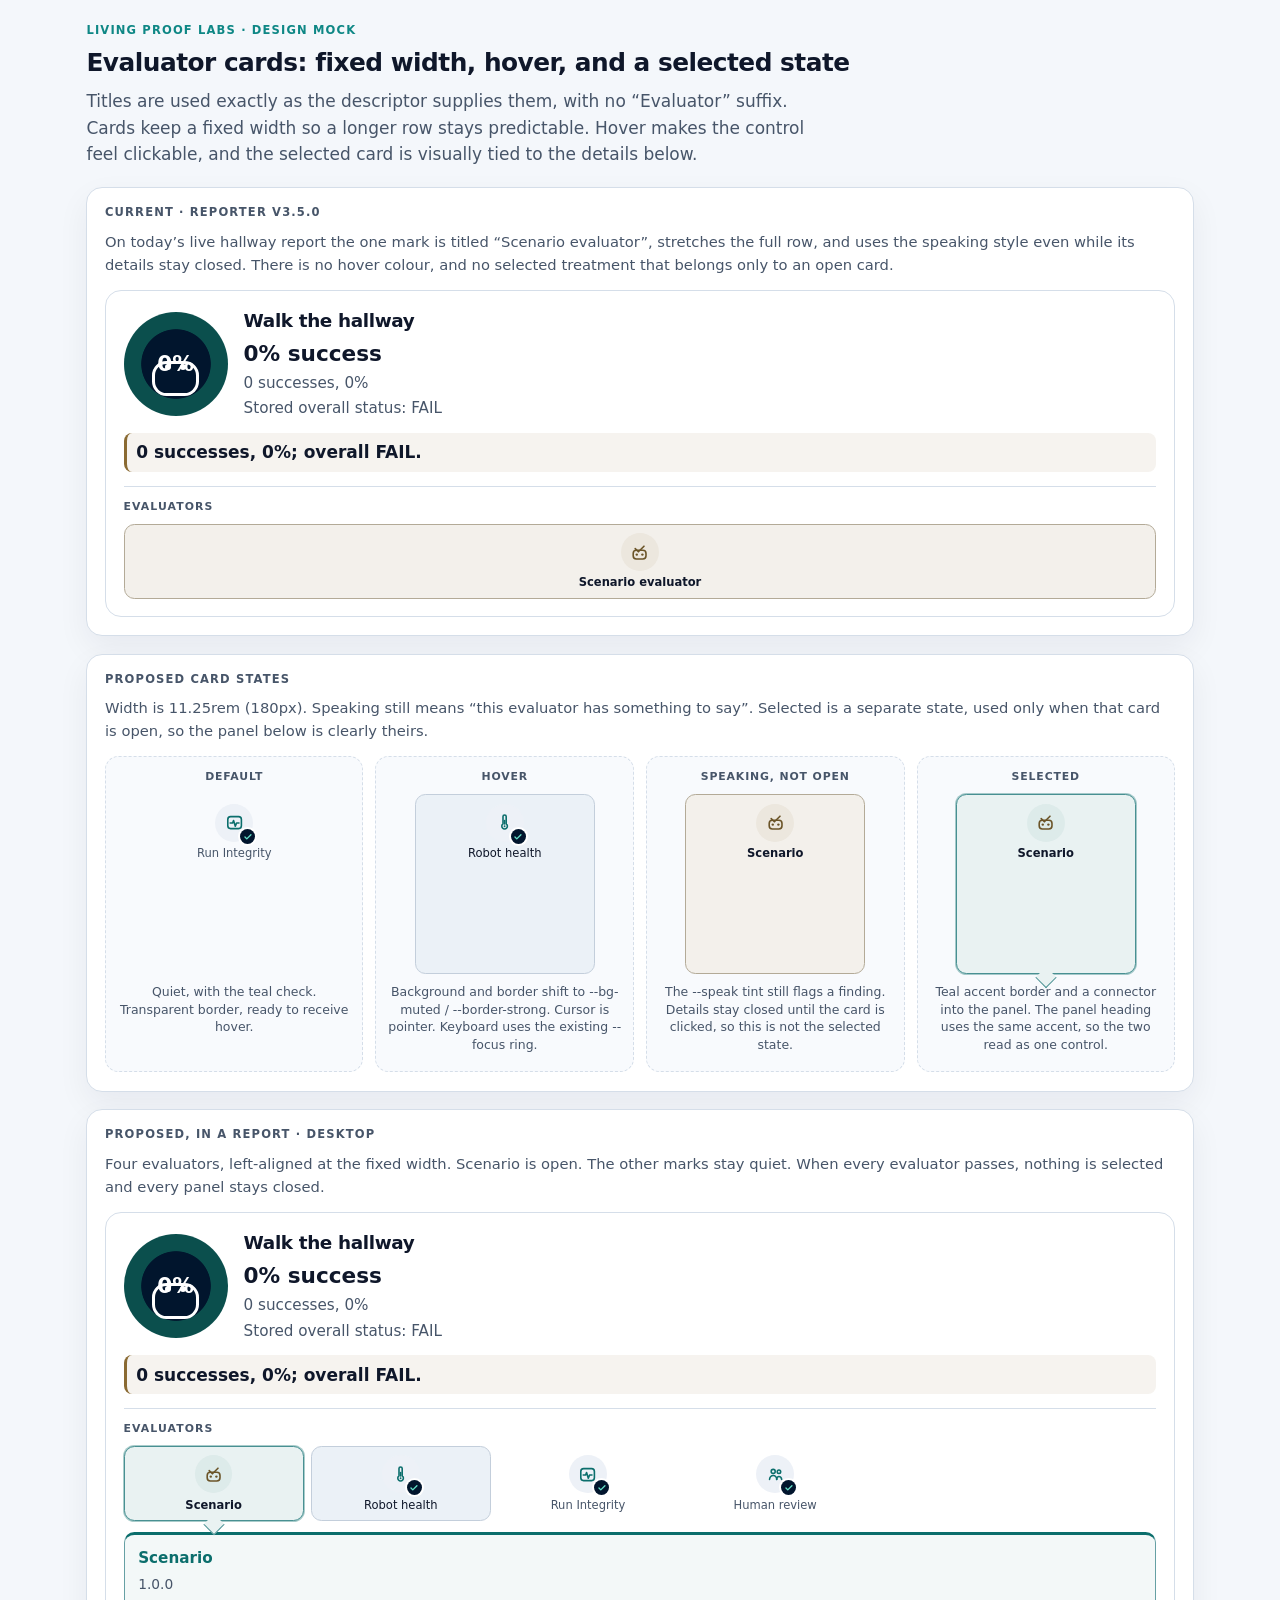
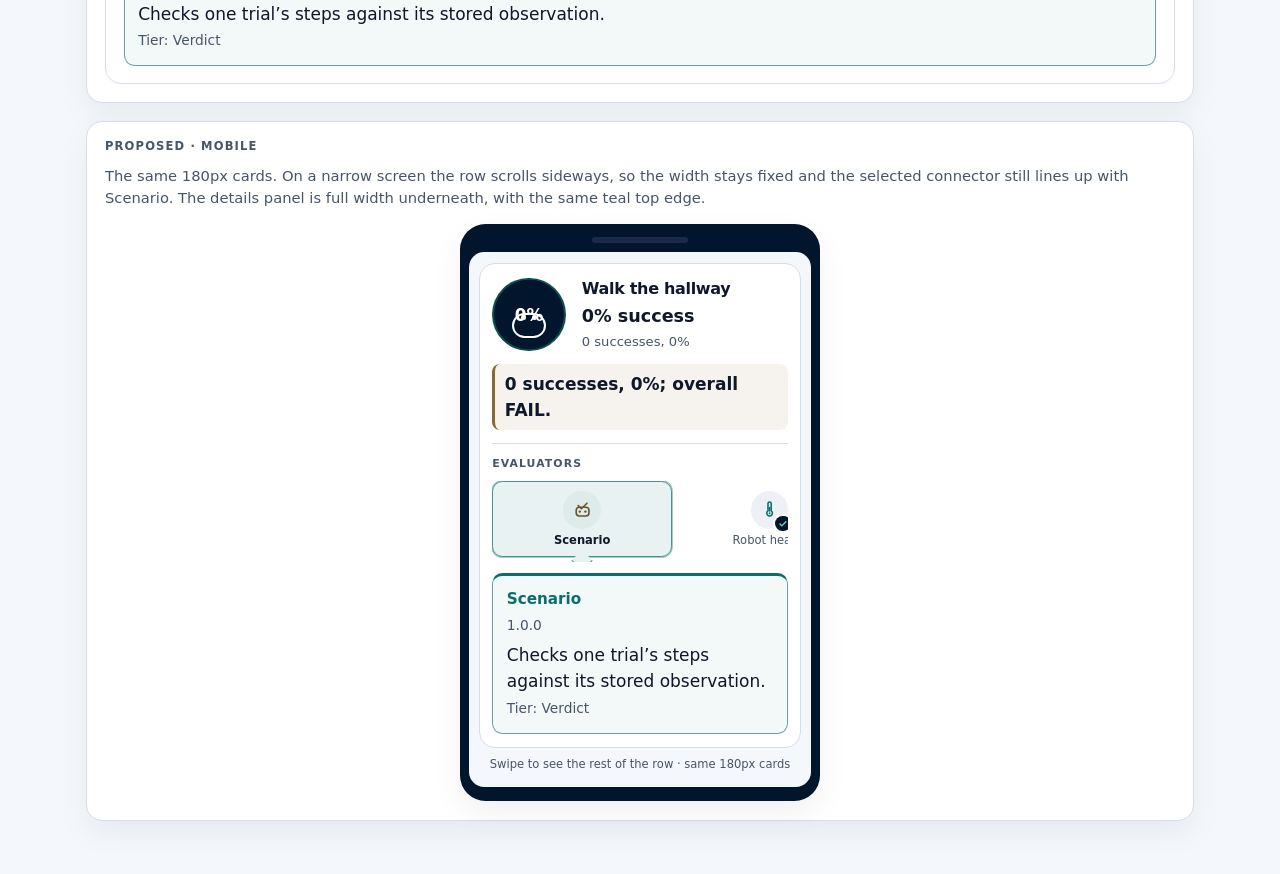
<file: docs/evaluator-card-states/index.html>
<!doctype html>
<html lang="en">
<meta charset="utf-8">
<meta name="viewport" content="width=device-width, initial-scale=1">
<title>Evaluator cards: fixed width, hover, selected state · Living Proof Labs</title>
<style>
  :root {
    color-scheme: light;
    --font-sans: "DM Sans", system-ui, -apple-system, "Segoe UI", sans-serif;
    --navy: #01152d;
    --teal: #0e8785;
    --teal-bright: #64dfc7;
    --text: #0f172a;
    --text-muted: #475569;
    --bg: #f4f7fb;
    --bg-muted: #e8eef5;
    --surface: #ffffff;
    --border: #d5dee9;
    --border-strong: #c3cedb;
    --shadow: 0 12px 32px rgba(1, 21, 45, 0.06);
    --chip-fail-fg: #9f1239;
    --chip-fail-bg: #ffe4e6;
    --link: #0b6e6c;
    --speak: #8a6a32;
    --speak-text: #6b5428;
    --focus: #0e8785;
    --card-width: 11.25rem; /* 180px */
    --eval-gap: 0.45rem;
  }
  * { box-sizing: border-box; }
  html, body { margin: 0; }
  body {
    font-family: var(--font-sans);
    font-size: 1.0625rem;
    line-height: 1.55;
    color: var(--text);
    background: var(--bg);
  }
  .page { width: 72rem; max-width: 100%; margin: 0 auto; padding: 1.4rem 1.4rem 2.2rem; }
  .kicker {
    margin: 0 0 0.25rem;
    font-size: 0.72rem;
    font-weight: 650;
    letter-spacing: 0.1em;
    text-transform: uppercase;
    color: var(--teal);
  }
  h1 { margin: 0 0 0.35rem; font-size: 1.55rem; letter-spacing: -0.02em; }
  .lede { margin: 0 0 1.25rem; color: var(--text-muted); max-width: 46rem; }
  h2 {
    margin: 0 0 0.55rem;
    font-size: 0.72rem;
    font-weight: 650;
    letter-spacing: 0.1em;
    text-transform: uppercase;
    color: var(--text-muted);
  }
  .figure {
    background: var(--surface);
    border: 1px solid var(--border);
    border-radius: 1rem;
    box-shadow: var(--shadow);
    padding: 1rem 1.1rem 1.15rem;
    margin-bottom: 1.1rem;
  }
  .figure p.cap {
    margin: 0 0 0.85rem;
    color: var(--text-muted);
    font-size: 0.92rem;
  }

  /* —— report-like summary chrome —— */
  .summary-card {
    background: var(--surface);
    border: 1px solid var(--border);
    border-radius: 1rem;
    padding: 1rem 1.1rem 1.05rem;
  }
  .summary-hero { display: flex; align-items: center; gap: 0.85rem 1rem; }
  .ring {
    width: 6.5rem; height: 6.5rem; flex: none;
    border-radius: 50%;
    background:
      radial-gradient(circle at 50% 50%, var(--navy) 0 2.15rem, transparent 2.2rem),
      conic-gradient(#0b4f4d 0 360deg);
    display: grid; place-items: center;
    color: #fff;
    font-weight: 700;
    font-size: 1.35rem;
    position: relative;
  }
  .ring::after {
    content: "";
    position: absolute;
    width: 2.6rem; height: 1.85rem;
    border: 3px solid #fff;
    border-radius: 0.9rem;
    top: 3.05rem;
  }
  .ring .eyes { position: absolute; top: 3.25rem; display: flex; gap: 0.55rem; }
  .ring .eyes i { width: 0.38rem; height: 0.38rem; background: #fff; border-radius: 50%; display: block; }
  .run-title { margin: 0; font-size: 1.15rem; font-weight: 650; letter-spacing: -0.02em; }
  .pct { margin: 0.1rem 0 0; font-size: 1.35rem; font-weight: 650; }
  .count, .stored-status { margin: 0.1rem 0 0; color: var(--text-muted); font-size: 0.95rem; }
  .assessment-failure {
    margin: 0.75rem 0 0;
    padding: 0.4rem 0.6rem;
    border-radius: 0.5rem;
    border-left: 3px solid var(--speak);
    background: color-mix(in srgb, var(--speak) 8%, var(--surface));
    font-weight: 650;
  }
  .evaluators {
    margin-top: 0.85rem;
    padding-top: 0.75rem;
    border-top: 1px solid var(--border);
  }
  .evaluators-label {
    margin: 0 0 0.5rem;
    font-size: 0.68rem;
    font-weight: 650;
    letter-spacing: 0.1em;
    text-transform: uppercase;
    color: var(--text-muted);
  }

  /* Current: stretch to fill */
  .eval-row.is-current {
    display: grid;
    grid-template-columns: 1fr;
    gap: 0.3rem;
  }
  .eval-row.is-current .eval-mark { width: 100%; }

  /* Proposed: fixed width, left aligned, wrap */
  .eval-row.is-proposed,
  .eval-row.is-states {
    display: flex;
    flex-wrap: wrap;
    justify-content: flex-start;
    align-items: stretch;
    gap: var(--eval-gap);
  }
  .eval-row.is-proposed { position: relative; }
  .eval-mark {
    display: flex;
    flex-direction: column;
    align-items: center;
    justify-content: flex-start;
    gap: 0.28rem;
    text-align: center;
    width: var(--card-width);
    flex: 0 0 var(--card-width);
    margin: 0;
    padding: 0.55rem 0.45rem 0.5rem;
    border-radius: 0.65rem;
    border: 1px solid transparent;
    background: transparent;
    color: inherit;
    font: inherit;
    cursor: pointer;
  }
  .eval-face {
    position: relative;
    width: 2.35rem;
    height: 2.35rem;
    display: grid;
    place-items: center;
    border-radius: 999px;
    background: color-mix(in srgb, var(--bg-muted) 80%, var(--surface));
    color: var(--link);
  }
  .eval-face svg { width: 1.2rem; height: 1.2rem; display: block; }
  .eval-name { font-size: 0.72rem; line-height: 1.25; color: var(--text-muted); }
  .pip {
    position: absolute;
    right: -0.15rem;
    bottom: -0.15rem;
    width: 0.95rem;
    height: 0.95rem;
    border-radius: 999px;
    background: var(--navy);
    color: var(--teal-bright);
    display: grid;
    place-items: center;
    box-shadow: 0 0 0 2px var(--surface);
  }
  .pip svg { width: 0.62rem; height: 0.62rem; display: block; }

  /* Speaking (has a finding) — not the same as selected */
  .eval-mark.is-speaking:not(.is-selected) {
    background: color-mix(in srgb, var(--speak) 10%, var(--surface));
    border-color: color-mix(in srgb, var(--speak) 45%, var(--border));
  }
  .eval-mark.is-speaking:not(.is-selected) .eval-face {
    color: var(--speak-text);
    background: color-mix(in srgb, var(--speak) 16%, var(--surface));
  }
  .eval-mark.is-speaking:not(.is-selected) .eval-name { color: var(--text); font-weight: 650; }

  /* Hover */
  .eval-mark.is-hover,
  .eval-mark:hover {
    background: color-mix(in srgb, var(--bg-muted) 85%, var(--surface));
    border-color: var(--border-strong);
  }
  .eval-mark.is-hover .eval-name,
  .eval-mark:hover .eval-name { color: var(--text); }

  /* Selected — tied to the panel below */
  .eval-mark.is-selected {
    background: color-mix(in srgb, var(--link) 9%, var(--surface));
    border-color: color-mix(in srgb, var(--link) 70%, var(--border));
    box-shadow: 0 0 0 1px color-mix(in srgb, var(--link) 35%, transparent);
    position: relative;
    z-index: 1;
  }
  .eval-mark.is-selected .eval-face {
    color: var(--link);
    background: color-mix(in srgb, var(--link) 14%, var(--surface));
  }
  .eval-mark.is-selected .eval-name { color: var(--text); font-weight: 650; }
  .eval-mark.is-selected.is-speaking .eval-face { color: var(--speak-text); }
  .eval-mark.is-selected::after {
    content: "";
    position: absolute;
    left: 50%;
    bottom: -0.72rem;
    width: 0.85rem;
    height: 0.85rem;
    background: color-mix(in srgb, var(--link) 9%, var(--surface));
    border-right: 1.5px solid color-mix(in srgb, var(--link) 70%, var(--border));
    border-bottom: 1.5px solid color-mix(in srgb, var(--link) 70%, var(--border));
    transform: translateX(-50%) rotate(45deg);
    z-index: 2;
  }

  .eval-mark:focus-visible {
    outline: 3px solid var(--focus);
    outline-offset: 2px;
  }

  .eval-panel {
    margin-top: 0.7rem;
    padding: 0.75rem 0.85rem 0.85rem;
    border-radius: 0.65rem;
    border: 1px solid color-mix(in srgb, var(--link) 55%, var(--border));
    border-top: 3px solid var(--link);
    background: color-mix(in srgb, var(--link) 5%, var(--surface));
  }
  .eval-panel h4 { margin: 0 0 0.15rem; font-size: 0.95rem; color: var(--link); }
  .eval-panel .purpose { margin: 0.35rem 0 0; }
  .eval-panel .meta { margin: 0.2rem 0 0; color: var(--text-muted); font-size: 0.86rem; }

  .state-grid {
    display: grid;
    grid-template-columns: repeat(4, minmax(0, 1fr));
    gap: 0.75rem;
  }
  .state-cell {
    border: 1px dashed var(--border);
    border-radius: 0.85rem;
    padding: 0.7rem 0.55rem 1.15rem;
    overflow: visible;
    background: color-mix(in srgb, var(--bg) 60%, var(--surface));
    display: flex;
    flex-direction: column;
    align-items: center;
    min-width: 0;
  }
  .state-cell .tag {
    margin: 0 0 0.55rem;
    font-size: 0.68rem;
    font-weight: 650;
    letter-spacing: 0.08em;
    text-transform: uppercase;
    color: var(--text-muted);
  }
  .state-cell .note {
    margin: 0.55rem 0 0;
    font-size: 0.78rem;
    color: var(--text-muted);
    text-align: center;
    line-height: 1.4;
  }

  /* Mobile frame */
  .frames {
    display: grid;
    grid-template-columns: 1fr 22.5rem;
    gap: 1rem;
    align-items: start;
  }
  .phone {
    width: 22.5rem;
    margin: 0 auto;
    background: var(--navy);
    border-radius: 1.6rem;
    padding: 0.7rem 0.55rem 0.9rem;
    box-shadow: var(--shadow);
  }
  .phone .notch {
    width: 6rem; height: 0.35rem;
    background: #1a2a44;
    border-radius: 999px;
    margin: 0.15rem auto 0.55rem;
  }
  .phone-screen {
    background: var(--bg);
    border-radius: 0.95rem;
    padding: 0.7rem 0.65rem 0.85rem;
    overflow: hidden;
  }
  .phone .summary-card { padding: 0.8rem 0.75rem 0.85rem; }
  .phone .ring { width: 4.6rem; height: 4.6rem; font-size: 1.05rem; }
  .phone .ring::after { width: 1.85rem; height: 1.3rem; top: 2.2rem; border-width: 2.5px; }
  .phone .ring .eyes { top: 2.35rem; gap: 0.4rem; }
  .phone .ring .eyes i { width: 0.28rem; height: 0.28rem; }
  .phone .run-title { font-size: 1rem; }
  .phone .pct { font-size: 1.1rem; }
  .phone .count, .phone .stored-status { font-size: 0.82rem; }
  .phone .eval-row.is-proposed {
    flex-wrap: nowrap;
    overflow-x: auto;
    padding-bottom: 0.35rem;
    scrollbar-width: thin;
  }
  .fade-hint {
    pointer-events: none;
    position: relative;
  }
  .phone .eval-row.is-proposed::after {
    content: "";
    flex: 0 0 1.2rem;
  }
  .scroll-note {
    margin: 0.45rem 0 0;
    font-size: 0.72rem;
    color: var(--text-muted);
    text-align: center;
  }

  .annot {
    display: inline-block;
    margin-left: 0.35rem;
    padding: 0.05rem 0.4rem;
    border-radius: 999px;
    background: var(--bg-muted);
    color: var(--text-muted);
    font-size: 0.68rem;
    font-weight: 650;
    letter-spacing: 0.04em;
    text-transform: uppercase;
    vertical-align: middle;
  }
</style>
<body>
<div class="page" id="desktop">

  <p class="kicker">Living Proof Labs · design mock</p>
  <h1>Evaluator cards: fixed width, hover, and a selected state</h1>
  <p class="lede">Titles are used exactly as the descriptor supplies them, with no “Evaluator” suffix. Cards keep a fixed width so a longer row stays predictable. Hover makes the control feel clickable, and the selected card is visually tied to the details below.</p>

  <section class="figure" aria-labelledby="current-h">
    <h2 id="current-h">Current · reporter v3.5.0</h2>
    <p class="cap">On today’s live hallway report the one mark is titled “Scenario evaluator”, stretches the full row, and uses the speaking style even while its details stay closed. There is no hover colour, and no selected treatment that belongs only to an open card.</p>
    <div class="summary-card">
      <div class="summary-hero">
        <div class="ring" aria-hidden="true">0%<span class="eyes"><i></i><i></i></span></div>
        <div>
          <h3 class="run-title">Walk the hallway</h3>
          <p class="pct">0% success</p>
          <p class="count">0 successes, 0%</p>
          <p class="stored-status">Stored overall status: FAIL</p>
        </div>
      </div>
      <p class="assessment-failure">0 successes, 0%; overall FAIL.</p>
      <div class="evaluators">
        <p class="evaluators-label">Evaluators</p>
        <div class="eval-row is-current">
          <div class="eval-mark is-speaking" style="width:100%;flex:1 1 auto">
            <span class="eval-face" role="img" aria-label="Scenario evaluator">
              <svg xmlns="http://www.w3.org/2000/svg" viewBox="0 0 24 24" fill="none"><g stroke="currentColor" stroke-width="2" stroke-linecap="round" stroke-linejoin="round"><path d="M6.5 7L10.5 11L17.5 4"/><rect x="4" y="9" width="16" height="11" rx="4"/></g><g fill="currentColor"><circle cx="8.5" cy="14.5" r="1.5"/><circle cx="15.5" cy="14.5" r="1.5"/></g></svg>
            </span>
            <span class="eval-name">Scenario evaluator</span>
          </div>
        </div>
      </div>
    </div>
  </section>

  <section class="figure" aria-labelledby="states-h">
    <h2 id="states-h">Proposed card states</h2>
    <p class="cap">Width is 11.25rem (180px). Speaking still means “this evaluator has something to say”. Selected is a separate state, used only when that card is open, so the panel below is clearly theirs.</p>
    <div class="state-grid">
      <div class="state-cell">
        <p class="tag">Default</p>
        <button type="button" class="eval-mark" aria-pressed="false">
          <span class="eval-face" aria-hidden="true">
            <svg xmlns="http://www.w3.org/2000/svg" viewBox="0 0 24 24" fill="none"><rect x="3.5" y="4.5" width="17" height="15" rx="3.5" stroke="currentColor" stroke-width="2"/><path d="M6.5 12.5h3l1.2-3 2.2 7 1.6-4H17.5" stroke="currentColor" stroke-width="2" stroke-linecap="round" stroke-linejoin="round"/></svg>
            <span class="pip"><svg xmlns="http://www.w3.org/2000/svg" viewBox="0 0 16 16" aria-hidden="true"><path d="M3.2 8.2 6.1 11.1 12.8 4.4" fill="none" stroke="currentColor" stroke-width="2.2" stroke-linecap="round" stroke-linejoin="round"/></svg></span>
          </span>
          <span class="eval-name">Run Integrity</span>
        </button>
        <p class="note">Quiet, with the teal check. Transparent border, ready to receive hover.</p>
      </div>
      <div class="state-cell">
        <p class="tag">Hover</p>
        <button type="button" class="eval-mark is-hover" aria-pressed="false">
          <span class="eval-face" aria-hidden="true">
            <svg xmlns="http://www.w3.org/2000/svg" viewBox="0 0 24 24" fill="none"><path d="M10 4.5a2 2 0 0 1 4 0v9.15a3.5 3.5 0 1 1-4 0V4.5z" stroke="currentColor" stroke-width="2" stroke-linejoin="round"/><path d="M12 9.5v4.2" stroke="currentColor" stroke-width="2" stroke-linecap="round"/><circle cx="12" cy="16.6" r="1.15" fill="currentColor"/></svg>
            <span class="pip"><svg xmlns="http://www.w3.org/2000/svg" viewBox="0 0 16 16" aria-hidden="true"><path d="M3.2 8.2 6.1 11.1 12.8 4.4" fill="none" stroke="currentColor" stroke-width="2.2" stroke-linecap="round" stroke-linejoin="round"/></svg></span>
          </span>
          <span class="eval-name">Robot health</span>
        </button>
        <p class="note">Background and border shift to --bg-muted / --border-strong. Cursor is pointer. Keyboard uses the existing --focus ring.</p>
      </div>
      <div class="state-cell">
        <p class="tag">Speaking, not open</p>
        <button type="button" class="eval-mark is-speaking" aria-pressed="false">
          <span class="eval-face" aria-hidden="true">
            <svg xmlns="http://www.w3.org/2000/svg" viewBox="0 0 24 24" fill="none"><g stroke="currentColor" stroke-width="2" stroke-linecap="round" stroke-linejoin="round"><path d="M6.5 7L10.5 11L17.5 4"/><rect x="4" y="9" width="16" height="11" rx="4"/></g><g fill="currentColor"><circle cx="8.5" cy="14.5" r="1.5"/><circle cx="15.5" cy="14.5" r="1.5"/></g></svg>
          </span>
          <span class="eval-name">Scenario</span>
        </button>
        <p class="note">The --speak tint still flags a finding. Details stay closed until the card is clicked, so this is not the selected state.</p>
      </div>
      <div class="state-cell">
        <p class="tag">Selected</p>
        <button type="button" class="eval-mark is-speaking is-selected" aria-pressed="true">
          <span class="eval-face" aria-hidden="true">
            <svg xmlns="http://www.w3.org/2000/svg" viewBox="0 0 24 24" fill="none"><g stroke="currentColor" stroke-width="2" stroke-linecap="round" stroke-linejoin="round"><path d="M6.5 7L10.5 11L17.5 4"/><rect x="4" y="9" width="16" height="11" rx="4"/></g><g fill="currentColor"><circle cx="8.5" cy="14.5" r="1.5"/><circle cx="15.5" cy="14.5" r="1.5"/></g></svg>
          </span>
          <span class="eval-name">Scenario</span>
        </button>
        <p class="note">Teal accent border and a connector into the panel. The panel heading uses the same accent, so the two read as one control.</p>
      </div>
    </div>
  </section>

  <section class="figure" aria-labelledby="report-h">
    <h2 id="report-h">Proposed, in a report · desktop</h2>
    <p class="cap">Four evaluators, left-aligned at the fixed width. Scenario is open. The other marks stay quiet. When every evaluator passes, nothing is selected and every panel stays closed.</p>
    <div class="summary-card">
      <div class="summary-hero">
        <div class="ring" aria-hidden="true">0%<span class="eyes"><i></i><i></i></span></div>
        <div>
          <h3 class="run-title">Walk the hallway</h3>
          <p class="pct">0% success</p>
          <p class="count">0 successes, 0%</p>
          <p class="stored-status">Stored overall status: FAIL</p>
        </div>
      </div>
      <p class="assessment-failure">0 successes, 0%; overall FAIL.</p>
      <div class="evaluators">
        <p class="evaluators-label">Evaluators</p>
        <div class="eval-row is-proposed" role="tablist" aria-label="Evaluators">
          <button type="button" class="eval-mark is-speaking is-selected" role="tab" aria-selected="true" aria-controls="panel-scenario" id="tab-scenario">
            <span class="eval-face" aria-hidden="true">
              <svg xmlns="http://www.w3.org/2000/svg" viewBox="0 0 24 24" fill="none"><g stroke="currentColor" stroke-width="2" stroke-linecap="round" stroke-linejoin="round"><path d="M6.5 7L10.5 11L17.5 4"/><rect x="4" y="9" width="16" height="11" rx="4"/></g><g fill="currentColor"><circle cx="8.5" cy="14.5" r="1.5"/><circle cx="15.5" cy="14.5" r="1.5"/></g></svg>
            </span>
            <span class="eval-name">Scenario</span>
          </button>
          <button type="button" class="eval-mark is-hover" role="tab" aria-selected="false" aria-controls="panel-scenario" id="tab-health">
            <span class="eval-face" aria-hidden="true">
              <svg xmlns="http://www.w3.org/2000/svg" viewBox="0 0 24 24" fill="none"><path d="M10 4.5a2 2 0 0 1 4 0v9.15a3.5 3.5 0 1 1-4 0V4.5z" stroke="currentColor" stroke-width="2" stroke-linejoin="round"/><path d="M12 9.5v4.2" stroke="currentColor" stroke-width="2" stroke-linecap="round"/><circle cx="12" cy="16.6" r="1.15" fill="currentColor"/></svg>
              <span class="pip"><svg xmlns="http://www.w3.org/2000/svg" viewBox="0 0 16 16" aria-hidden="true"><path d="M3.2 8.2 6.1 11.1 12.8 4.4" fill="none" stroke="currentColor" stroke-width="2.2" stroke-linecap="round" stroke-linejoin="round"/></svg></span>
            </span>
            <span class="eval-name">Robot health</span>
          </button>
          <button type="button" class="eval-mark" role="tab" aria-selected="false">
            <span class="eval-face" aria-hidden="true">
              <svg xmlns="http://www.w3.org/2000/svg" viewBox="0 0 24 24" fill="none"><rect x="3.5" y="4.5" width="17" height="15" rx="3.5" stroke="currentColor" stroke-width="2"/><path d="M6.5 12.5h3l1.2-3 2.2 7 1.6-4H17.5" stroke="currentColor" stroke-width="2" stroke-linecap="round" stroke-linejoin="round"/></svg>
              <span class="pip"><svg xmlns="http://www.w3.org/2000/svg" viewBox="0 0 16 16" aria-hidden="true"><path d="M3.2 8.2 6.1 11.1 12.8 4.4" fill="none" stroke="currentColor" stroke-width="2.2" stroke-linecap="round" stroke-linejoin="round"/></svg></span>
            </span>
            <span class="eval-name">Run Integrity</span>
          </button>
          <button type="button" class="eval-mark" role="tab" aria-selected="false">
            <span class="eval-face" aria-hidden="true">
              <svg xmlns="http://www.w3.org/2000/svg" viewBox="0 0 24 24" fill="none"><circle cx="9" cy="8" r="2.5" stroke="currentColor" stroke-width="2"/><path d="M4.4 18c.5-3.1 2.4-4.8 4.6-4.8s4.1 1.7 4.6 4.8" stroke="currentColor" stroke-width="2" stroke-linecap="round"/><circle cx="16.2" cy="8.4" r="2.15" stroke="currentColor" stroke-width="2"/><path d="M13.2 18c.35-2.35 1.6-3.6 3-3.6 1.7 0 3.1 1.4 3.4 3.6" stroke="currentColor" stroke-width="2" stroke-linecap="round"/></svg>
              <span class="pip"><svg xmlns="http://www.w3.org/2000/svg" viewBox="0 0 16 16" aria-hidden="true"><path d="M3.2 8.2 6.1 11.1 12.8 4.4" fill="none" stroke="currentColor" stroke-width="2.2" stroke-linecap="round" stroke-linejoin="round"/></svg></span>
            </span>
            <span class="eval-name">Human review</span>
          </button>
        </div>
        <div class="eval-panel" role="tabpanel" id="panel-scenario" aria-labelledby="tab-scenario">
          <h4>Scenario</h4>
          <p class="meta">1.0.0</p>
          <p class="purpose">Checks one trial’s steps against its stored observation.</p>
          <p class="meta">Tier: Verdict</p>
        </div>
      </div>
    </div>
  </section>

  <section class="figure" aria-labelledby="mobile-h">
    <h2 id="mobile-h">Proposed · mobile</h2>
    <p class="cap">The same 180px cards. On a narrow screen the row scrolls sideways, so the width stays fixed and the selected connector still lines up with Scenario. The details panel is full width underneath, with the same teal top edge.</p>
    <div class="phone" id="mobile-frame">
      <div class="notch"></div>
      <div class="phone-screen">
        <div class="summary-card">
          <div class="summary-hero">
            <div class="ring" aria-hidden="true">0%<span class="eyes"><i></i><i></i></span></div>
            <div>
              <h3 class="run-title">Walk the hallway</h3>
              <p class="pct">0% success</p>
              <p class="count">0 successes, 0%</p>
            </div>
          </div>
          <p class="assessment-failure">0 successes, 0%; overall FAIL.</p>
          <div class="evaluators">
            <p class="evaluators-label">Evaluators</p>
            <div class="eval-row is-proposed">
              <button type="button" class="eval-mark is-speaking is-selected" aria-pressed="true">
                <span class="eval-face" aria-hidden="true">
                  <svg xmlns="http://www.w3.org/2000/svg" viewBox="0 0 24 24" fill="none"><g stroke="currentColor" stroke-width="2" stroke-linecap="round" stroke-linejoin="round"><path d="M6.5 7L10.5 11L17.5 4"/><rect x="4" y="9" width="16" height="11" rx="4"/></g><g fill="currentColor"><circle cx="8.5" cy="14.5" r="1.5"/><circle cx="15.5" cy="14.5" r="1.5"/></g></svg>
                </span>
                <span class="eval-name">Scenario</span>
              </button>
              <button type="button" class="eval-mark" aria-pressed="false">
                <span class="eval-face" aria-hidden="true">
                  <svg xmlns="http://www.w3.org/2000/svg" viewBox="0 0 24 24" fill="none"><path d="M10 4.5a2 2 0 0 1 4 0v9.15a3.5 3.5 0 1 1-4 0V4.5z" stroke="currentColor" stroke-width="2" stroke-linejoin="round"/><path d="M12 9.5v4.2" stroke="currentColor" stroke-width="2" stroke-linecap="round"/><circle cx="12" cy="16.6" r="1.15" fill="currentColor"/></svg>
                  <span class="pip"><svg xmlns="http://www.w3.org/2000/svg" viewBox="0 0 16 16" aria-hidden="true"><path d="M3.2 8.2 6.1 11.1 12.8 4.4" fill="none" stroke="currentColor" stroke-width="2.2" stroke-linecap="round" stroke-linejoin="round"/></svg></span>
                </span>
                <span class="eval-name">Robot health</span>
              </button>
              <button type="button" class="eval-mark" aria-pressed="false">
                <span class="eval-face" aria-hidden="true">
                  <svg xmlns="http://www.w3.org/2000/svg" viewBox="0 0 24 24" fill="none"><rect x="3.5" y="4.5" width="17" height="15" rx="3.5" stroke="currentColor" stroke-width="2"/><path d="M6.5 12.5h3l1.2-3 2.2 7 1.6-4H17.5" stroke="currentColor" stroke-width="2" stroke-linecap="round" stroke-linejoin="round"/></svg>
                  <span class="pip"><svg xmlns="http://www.w3.org/2000/svg" viewBox="0 0 16 16" aria-hidden="true"><path d="M3.2 8.2 6.1 11.1 12.8 4.4" fill="none" stroke="currentColor" stroke-width="2.2" stroke-linecap="round" stroke-linejoin="round"/></svg></span>
                </span>
                <span class="eval-name">Run Integrity</span>
              </button>
              <button type="button" class="eval-mark" aria-pressed="false">
                <span class="eval-face" aria-hidden="true">
                  <svg xmlns="http://www.w3.org/2000/svg" viewBox="0 0 24 24" fill="none"><circle cx="9" cy="8" r="2.5" stroke="currentColor" stroke-width="2"/><path d="M4.4 18c.5-3.1 2.4-4.8 4.6-4.8s4.1 1.7 4.6 4.8" stroke="currentColor" stroke-width="2" stroke-linecap="round"/><circle cx="16.2" cy="8.4" r="2.15" stroke="currentColor" stroke-width="2"/><path d="M13.2 18c.35-2.35 1.6-3.6 3-3.6 1.7 0 3.1 1.4 3.4 3.6" stroke="currentColor" stroke-width="2" stroke-linecap="round"/></svg>
                  <span class="pip"><svg xmlns="http://www.w3.org/2000/svg" viewBox="0 0 16 16" aria-hidden="true"><path d="M3.2 8.2 6.1 11.1 12.8 4.4" fill="none" stroke="currentColor" stroke-width="2.2" stroke-linecap="round" stroke-linejoin="round"/></svg></span>
                </span>
                <span class="eval-name">Human review</span>
              </button>
            </div>
            <div class="eval-panel">
              <h4>Scenario</h4>
              <p class="meta">1.0.0</p>
              <p class="purpose">Checks one trial’s steps against its stored observation.</p>
              <p class="meta">Tier: Verdict</p>
            </div>
          </div>
        </div>
        <p class="scroll-note">Swipe to see the rest of the row · same 180px cards</p>
      </div>
    </div>
  </section>

</div>
</body>
</html>
</file>
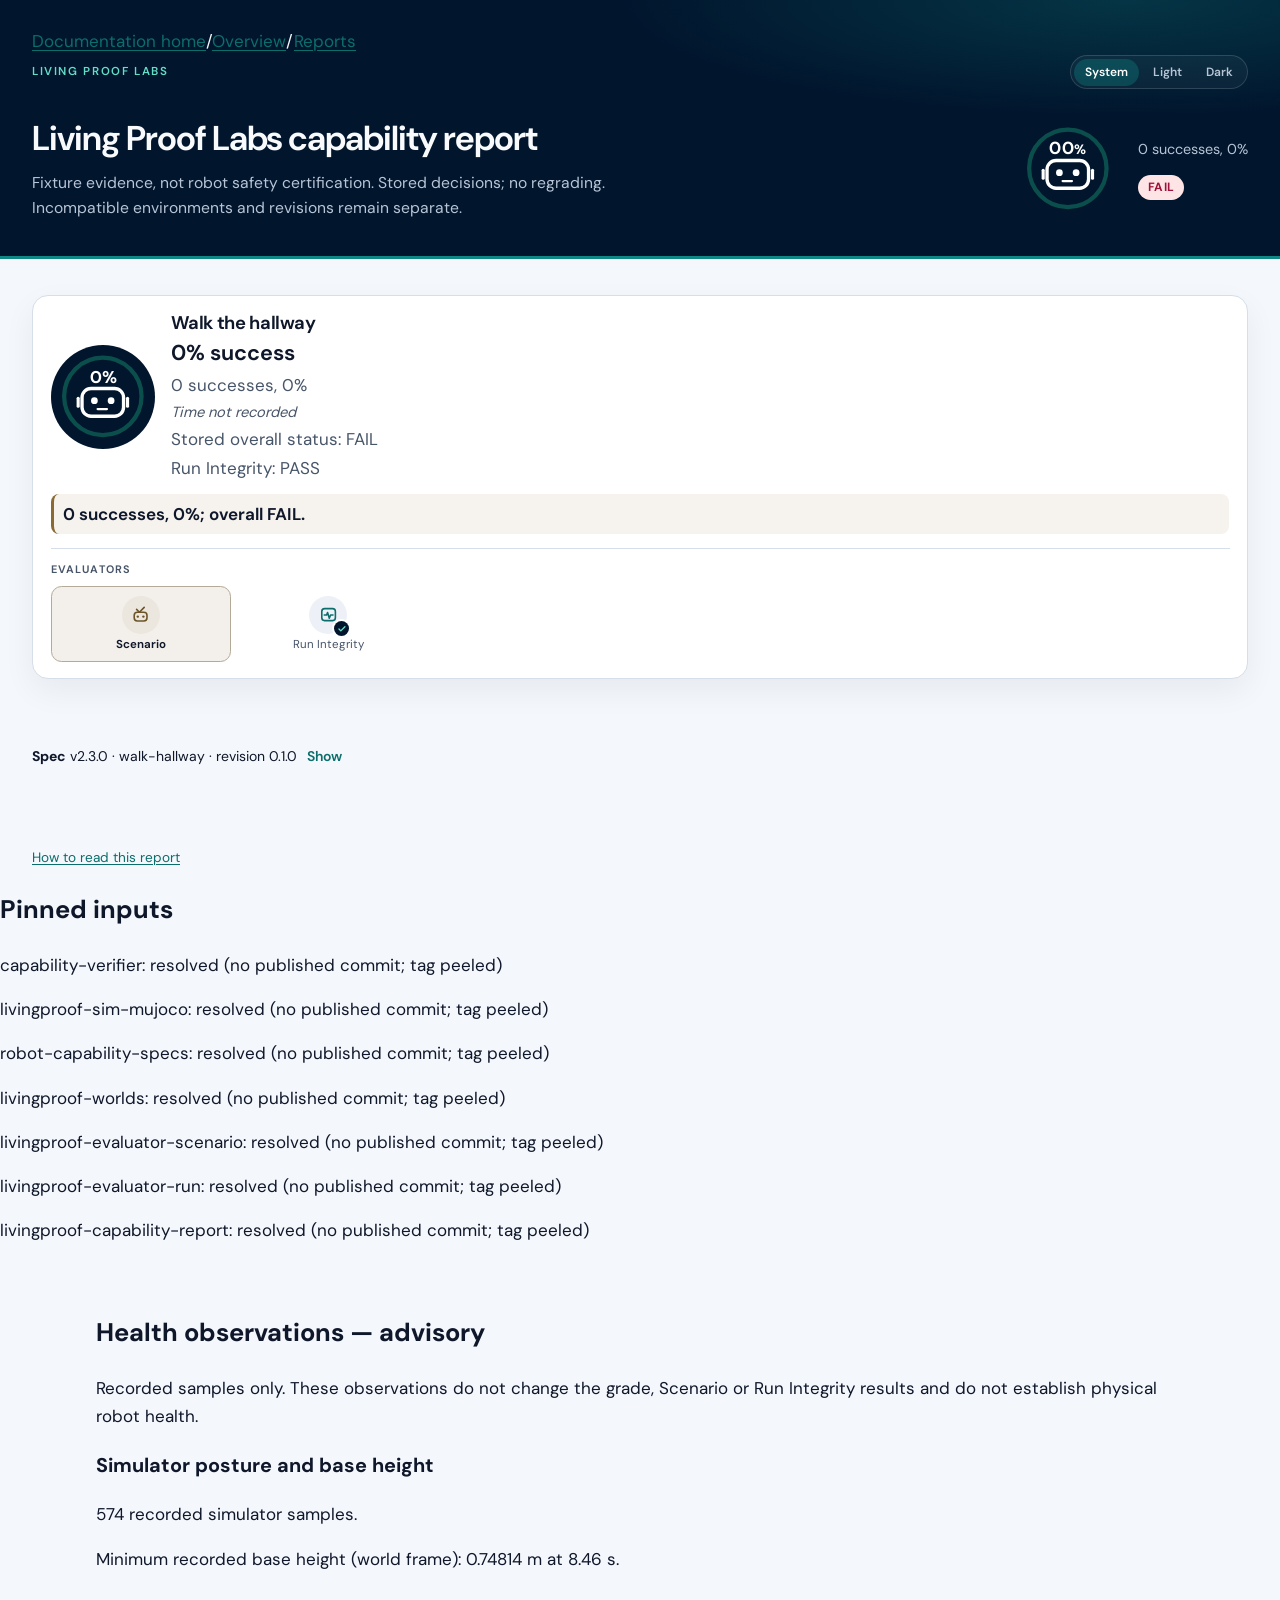
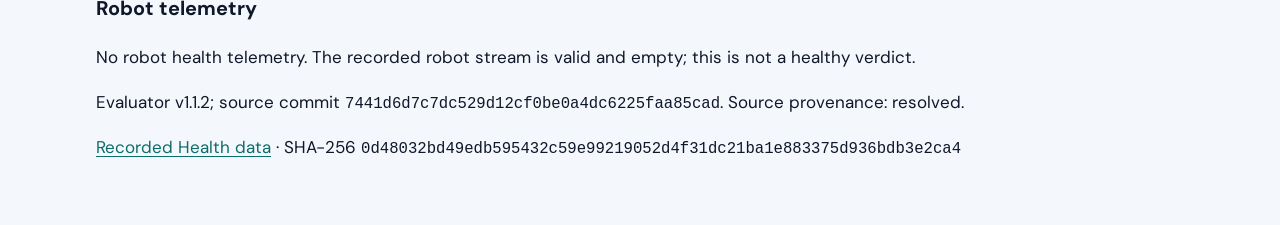
<file: tests/fixtures/site-g1-history/unitree-g1/stock-mujoco-hallway/runs/45754832566/index.html>
<!doctype html><html lang='en'><meta charset='utf-8'><meta name='viewport' content='width=device-width, initial-scale=1'><title>Living Proof Labs capability report</title><style>/*
Copyright 2014 The DM Sans Project Authors (https://github.com/googlefonts/dm-fonts)

This Font Software is licensed under the SIL Open Font License, Version 1.1.
This license is copied below, and is also available with a FAQ at:
https://scripts.sil.org/OFL


-----------------------------------------------------------
SIL OPEN FONT LICENSE Version 1.1 - 26 February 2007
-----------------------------------------------------------

PREAMBLE
The goals of the Open Font License (OFL) are to stimulate worldwide
development of collaborative font projects, to support the font creation
efforts of academic and linguistic communities, and to provide a free and
open framework in which fonts may be shared and improved in partnership
with others.

The OFL allows the licensed fonts to be used, studied, modified and
redistributed freely as long as they are not sold by themselves. The
fonts, including any derivative works, can be bundled, embedded, 
redistributed and/or sold with any software provided that any reserved
names are not used by derivative works. The fonts and derivatives,
however, cannot be released under any other type of license. The
requirement for fonts to remain under this license does not apply
to any document created using the fonts or their derivatives.

DEFINITIONS
"Font Software" refers to the set of files released by the Copyright
Holder(s) under this license and clearly marked as such. This may
include source files, build scripts and documentation.

"Reserved Font Name" refers to any names specified as such after the
copyright statement(s).

"Original Version" refers to the collection of Font Software components as
distributed by the Copyright Holder(s).

"Modified Version" refers to any derivative made by adding to, deleting,
or substituting -- in part or in whole -- any of the components of the
Original Version, by changing formats or by porting the Font Software to a
new environment.

"Author" refers to any designer, engineer, programmer, technical
writer or other person who contributed to the Font Software.

PERMISSION & CONDITIONS
Permission is hereby granted, free of charge, to any person obtaining
a copy of the Font Software, to use, study, copy, merge, embed, modify,
redistribute, and sell modified and unmodified copies of the Font
Software, subject to the following conditions:

1) Neither the Font Software nor any of its individual components,
in Original or Modified Versions, may be sold by itself.

2) Original or Modified Versions of the Font Software may be bundled,
redistributed and/or sold with any software, provided that each copy
contains the above copyright notice and this license. These can be
included either as stand-alone text files, human-readable headers or
in the appropriate machine-readable metadata fields within text or
binary files as long as those fields can be easily viewed by the user.

3) No Modified Version of the Font Software may use the Reserved Font
Name(s) unless explicit written permission is granted by the corresponding
Copyright Holder. This restriction only applies to the primary font name as
presented to the users.

4) The name(s) of the Copyright Holder(s) or the Author(s) of the Font
Software shall not be used to promote, endorse or advertise any
Modified Version, except to acknowledge the contribution(s) of the
Copyright Holder(s) and the Author(s) or with their explicit written
permission.

5) The Font Software, modified or unmodified, in part or in whole,
must be distributed entirely under this license, and must not be
distributed under any other license. The requirement for fonts to
remain under this license does not apply to any document created
using the Font Software.

TERMINATION
This license becomes null and void if any of the above conditions are
not met.

DISCLAIMER
THE FONT SOFTWARE IS PROVIDED "AS IS", WITHOUT WARRANTY OF ANY KIND,
EXPRESS OR IMPLIED, INCLUDING BUT NOT LIMITED TO ANY WARRANTIES OF
MERCHANTABILITY, FITNESS FOR A PARTICULAR PURPOSE AND NONINFRINGEMENT
OF COPYRIGHT, PATENT, TRADEMARK, OR OTHER RIGHT. IN NO EVENT SHALL THE
COPYRIGHT HOLDER BE LIABLE FOR ANY CLAIM, DAMAGES OR OTHER LIABILITY,
INCLUDING ANY GENERAL, SPECIAL, INDIRECT, INCIDENTAL, OR CONSEQUENTIAL
DAMAGES, WHETHER IN AN ACTION OF CONTRACT, TORT OR OTHERWISE, ARISING
FROM, OUT OF THE USE OR INABILITY TO USE THE FONT SOFTWARE OR FROM
OTHER DEALINGS IN THE FONT SOFTWARE.
*/
@font-face{font-family:'DM Sans';font-style:normal;font-weight:100 1000;font-display:swap;src:url([data-uri]) format('woff2');unicode-range:U+0100-02BA, U+02BD-02C5, U+02C7-02CC, U+02CE-02D7, U+02DD-02FF, U+0304, U+0308, U+0329, U+1D00-1DBF, U+1E00-1E9F, U+1EF2-1EFF, U+2020, U+20A0-20AB, U+20AD-20C4, U+2113, U+2C60-2C7F, U+A720-A7FF;}@font-face{font-family:'DM Sans';font-style:normal;font-weight:100 1000;font-display:swap;src:url([data-uri]) format('woff2');unicode-range:U+0000-00FF, U+0131, U+0152-0153, U+02BB-02BC, U+02C6, U+02DA, U+02DC, U+0304, U+0308, U+0329, U+2000-206F, U+20AC, U+2122, U+2191, U+2193, U+2212, U+2215, U+FEFF, U+FFFD;}:root {
  color-scheme: light;
  --font-sans: "DM Sans", system-ui, -apple-system, "Segoe UI", sans-serif;
  --navy: #01152d;
  --teal: #0e8785;
  --teal-bright: #64dfc7;
  --track: #0b4f4d;
  --text: #0f172a;
  --text-muted: #475569;
  --bg: #f4f7fb;
  --bg-muted: #e8eef5;
  --surface: #ffffff;
  --border: #d5dee9;
  --border-strong: #c3cedb;
  --shadow: 0 12px 32px rgba(1, 21, 45, 0.06);
  --chip-pass-fg: #0f5f5c;
  --chip-pass-bg: #d7f3ef;
  --chip-fail-fg: #9f1239;
  --chip-fail-bg: #ffe4e6;
  --chip-warn-fg: #92400e;
  --chip-warn-bg: #fef3c7;
  --chip-muted-fg: #334155;
  --chip-muted-bg: #e2e8f0;
  --header-text: #f8fafc;
  --header-muted: #b7c5d6;
  --focus: #0e8785;
  --pre-bg: #0b1120;
  --pre-text: #e2e8f0;
  --link: #0b6e6c;
  --link-hover: #08524f;
  --speak: #8a6a32;
  --speak-text: #6b5428;
}

@media (prefers-color-scheme: dark) {
  :root {
    color-scheme: dark;
    --text: #e2e8f0;
    --text-muted: #94a3b8;
    --bg: #0b1120;
    --bg-muted: #111827;
    --surface: #151f32;
    --border: #2a364a;
    --border-strong: #3d4b63;
    --shadow: 0 16px 40px rgba(0, 0, 0, 0.35);
    --chip-pass-fg: #5eead4;
    --chip-pass-bg: #0f2e2b;
    --chip-fail-fg: #fda4af;
    --chip-fail-bg: #4c0519;
    --chip-warn-fg: #fcd34d;
    --chip-warn-bg: #33260a;
    --chip-muted-fg: #cbd5e1;
    --chip-muted-bg: #1e293b;
    --link: #64dfc7;
    --link-hover: #8ef3e4;
    --speak: #c4a46a;
    --speak-text: #e0c48a;
  }
}

html:has(#theme-light:checked) {
  color-scheme: light;
  --text: #0f172a;
  --text-muted: #475569;
  --bg: #f4f7fb;
  --bg-muted: #e8eef5;
  --surface: #ffffff;
  --border: #d5dee9;
  --border-strong: #c3cedb;
  --shadow: 0 12px 32px rgba(1, 21, 45, 0.06);
  --chip-pass-fg: #0f5f5c;
  --chip-pass-bg: #d7f3ef;
  --chip-fail-fg: #9f1239;
  --chip-fail-bg: #ffe4e6;
  --chip-warn-fg: #92400e;
  --chip-warn-bg: #fef3c7;
  --chip-muted-fg: #334155;
  --chip-muted-bg: #e2e8f0;
  --link: #0b6e6c;
  --link-hover: #08524f;
  --speak: #8a6a32;
  --speak-text: #6b5428;
}

html:has(#theme-dark:checked) {
  color-scheme: dark;
  --text: #e2e8f0;
  --text-muted: #94a3b8;
  --bg: #0b1120;
  --bg-muted: #111827;
  --surface: #151f32;
  --border: #2a364a;
  --border-strong: #3d4b63;
  --shadow: 0 16px 40px rgba(0, 0, 0, 0.35);
  --chip-pass-fg: #5eead4;
  --chip-pass-bg: #0f2e2b;
  --chip-fail-fg: #fda4af;
  --chip-fail-bg: #4c0519;
  --chip-warn-fg: #fcd34d;
  --chip-warn-bg: #33260a;
  --chip-muted-fg: #cbd5e1;
  --chip-muted-bg: #1e293b;
  --link: #64dfc7;
  --link-hover: #8ef3e4;
  --speak: #c4a46a;
  --speak-text: #e0c48a;
}

*, *::before, *::after { box-sizing: border-box; }

html { scroll-behavior: auto; }

body {
  margin: 0;
  font-family: var(--font-sans);
  font-size: 1.0625rem;
  line-height: 1.6;
  color: var(--text);
  background: var(--bg);
  -webkit-font-smoothing: antialiased;
}

main, .wrap, .hero, .hero > div, dl, dd, section { min-width: 0; }

body, table, .num {
  font-variant-numeric: tabular-nums;
  font-feature-settings: "tnum" 1;
}

a {
  color: var(--link);
  text-decoration-thickness: 1px;
  text-underline-offset: 0.15em;
}

a:hover { color: var(--link-hover); }

a:focus-visible, button:focus-visible, summary:focus-visible, input:focus-visible,
.card[role="region"]:focus-visible {
  outline: 3px solid var(--focus);
  outline-offset: 3px;
}

.masthead {
  background:
    radial-gradient(ellipse 70% 80% at 88% 0%, rgba(14, 135, 133, 0.28), transparent 58%),
    var(--navy);
  color: var(--header-text);
  border-bottom: 3px solid var(--teal);
}

.masthead-inner, .wrap, main {
  width: min(76rem, 100% - 2.5rem);
  margin-inline: auto;
}

.masthead-inner {
  padding: 1.75rem 0 2.15rem;
}

.masthead-top {
  display: flex;
  align-items: center;
  justify-content: space-between;
  gap: 1rem;
  margin-bottom: 1.75rem;
}

.eyebrow {
  margin: 0;
  text-transform: uppercase;
  letter-spacing: 0.14em;
  font-size: 0.72rem;
  font-weight: 600;
  color: var(--teal-bright);
}

.run-history { margin: -0.85rem 0 1.35rem; }

.masthead .run-history a {
  color: var(--header-text);
  font-weight: 650;
  text-decoration: none;
}

.masthead .run-history a:hover { color: var(--teal-bright); }

.theme {
  position: relative;
  display: flex;
  gap: 0.15rem;
  margin: 0;
  min-inline-size: 0;
  padding: 0.15rem;
  border: 1px solid rgba(255, 255, 255, 0.14);
  border-radius: 999px;
  background: rgba(255, 255, 255, 0.04);
}

.theme legend {
  position: absolute;
  width: 1px;
  height: 1px;
  padding: 0;
  margin: -1px;
  overflow: hidden;
  clip: rect(0 0 0 0);
  white-space: nowrap;
  border: 0;
}

.theme label {
  display: inline-flex;
  align-items: center;
  justify-content: center;
  min-height: 1.7rem;
  padding: 0 0.7rem;
  border-radius: 999px;
  font-size: 0.75rem;
  font-weight: 600;
  color: var(--header-muted);
  cursor: pointer;
}

.theme input {
  position: absolute;
  opacity: 0;
  pointer-events: none;
}

.theme label:has(input:checked) {
  background: rgba(14, 135, 133, 0.35);
  color: #fff;
}

.theme label:hover { color: #fff; }

.theme label:focus-within {
  outline: 3px solid var(--teal-bright);
  outline-offset: 2px;
}

.hero {
  display: grid;
  gap: 1.75rem;
  align-items: center;
}

@media (min-width: 720px) {
  .hero {
    grid-template-columns: minmax(0, 1fr) auto;
    gap: 2.5rem;
  }
}

.masthead h1 {
  margin: 0 0 0.75rem;
  font-size: clamp(1.65rem, 3vw, 2.15rem);
  font-weight: 650;
  letter-spacing: -0.03em;
  line-height: 1.2;
  color: var(--header-text);
}

.masthead .lede {
  margin: 0;
  max-width: 40rem;
  color: var(--header-muted);
  font-size: 0.98rem;
  line-height: 1.55;
}

.grades {
  display: flex;
  flex-wrap: wrap;
  gap: 1.5rem 2rem;
  align-items: center;
}

.masthead .grade {
  display: flex;
  align-items: center;
  gap: 1.1rem;
}

.masthead .grade svg {
  width: 6.5rem;
  height: 6.5rem;
  flex: none;
  display: block;
}

.masthead .grade .meta { min-width: 0; }

.masthead .grade .caption {
  margin: 0 0 0.65rem;
  color: var(--header-muted);
  font-size: 0.9rem;
}

main {
  padding: 2.25rem 0 4rem;
  display: grid;
  gap: 1.35rem;
}

.card {
  background: var(--surface);
  border: 1px solid var(--border);
  border-radius: 1rem;
  box-shadow: var(--shadow);
  padding: 1.6rem 1.7rem 1.7rem;
  min-width: 0;
  overflow-x: auto;
}

.card > h2, #summary > h2, #summary > h3, .evidence h2, .table-wrap > h2, details summary {
  margin: 0 0 1.1rem;
  font-size: 0.78rem;
  font-weight: 650;
  letter-spacing: 0.1em;
  text-transform: uppercase;
  color: var(--text-muted);
}

section.run + section.run,
#summary .run + h3,
.verdict + .verdict,
.run-detail > section + section {
  margin-top: 1.5rem;
  padding-top: 1.5rem;
  border-top: 1px solid var(--border);
}

section.run h3, .context > h3, .failures > h3, .trials > h3 {
  margin: 0 0 1rem;
  font-size: 1.15rem;
  font-weight: 650;
  letter-spacing: -0.02em;
  text-transform: none;
  color: var(--text);
}

.failures h4 {
  margin: 1.25rem 0 0.7rem;
  font-size: 0.95rem;
  font-weight: 650;
}

.verdict p { margin: 0 0 0.75rem; }
.verdict p:last-child { margin-bottom: 0; }
.verdict .robot {
  font-weight: 650;
  font-size: 1.2rem;
  letter-spacing: -0.02em;
}
.verdict .grade {
  margin: 0.15rem 0 0.75rem;
  font-size: 1.85rem;
  font-weight: 700;
  letter-spacing: 0.04em;
}
.verdict[data-grade="PASS"] .grade { color: var(--chip-pass-fg); }
.verdict[data-grade="FAIL"] .grade { color: var(--chip-fail-fg); }
.verdict[data-grade="INSUFFICIENT_EVIDENCE"] .grade { color: var(--chip-warn-fg); }
.verdict[data-grade="INCOMPATIBLE"] .grade { color: var(--chip-muted-fg); }
.verdict .facts {
  margin: 0 0 0.9rem;
  padding-left: 1.15rem;
  color: var(--text-muted);
}

dl {
  display: grid;
  grid-template-columns: minmax(8.5rem, 14rem) minmax(0, 1fr);
  gap: 0.55rem 1.5rem;
  margin: 0;
}

dt {
  margin: 0;
  font-size: 0.78rem;
  font-weight: 600;
  letter-spacing: 0.06em;
  text-transform: uppercase;
  color: var(--text-muted);
  padding-top: 0.15rem;
}

dd, td, .lede, .caption {
  min-width: 0;
  overflow-wrap: anywhere;
}

dd { margin: 0; }

dd ul { margin: 0.2rem 0 0; padding-left: 1.1rem; }

.muted, .limit { color: var(--text-muted); }
.limit { font-size: 0.9rem; }

.note {
  border-left: 4px solid var(--chip-warn-fg);
  padding: 0.55rem 0.9rem;
  background: var(--chip-warn-bg);
  border-radius: 0.35rem;
}

code { font-size: 0.92em; }

.table-wrap { overflow-x: auto; }

table {
  width: 100%;
  border-collapse: collapse;
  font-size: 0.95rem;
}

th, td {
  text-align: left;
  vertical-align: top;
  padding: 0.85rem 1rem;
  border: 0;
  border-bottom: 1px solid var(--border);
}

thead th {
  position: sticky;
  top: 0;
  font-size: 0.72rem;
  font-weight: 650;
  letter-spacing: 0.08em;
  text-transform: uppercase;
  color: var(--text-muted);
  background: var(--bg-muted);
  border-bottom: 1px solid var(--border-strong);
  white-space: nowrap;
}

tbody tr:last-child td { border-bottom: 0; }

tbody tr:hover td { background: color-mix(in srgb, var(--bg-muted) 70%, transparent); }

.chip {
  display: inline-flex;
  align-items: center;
  min-height: 1.55rem;
  padding: 0.1rem 0.6rem;
  border-radius: 999px;
  font-size: 0.75rem;
  font-weight: 700;
  letter-spacing: 0.04em;
  line-height: 1.3;
}

.chip-pass, .chip.pass { color: var(--chip-pass-fg); background: var(--chip-pass-bg); }
.chip-fail { color: var(--chip-fail-fg); background: var(--chip-fail-bg); }
.chip-warn { color: var(--chip-warn-fg); background: var(--chip-warn-bg); }
.chip-muted { color: var(--chip-muted-fg); background: var(--chip-muted-bg); }

.chips {
  list-style: none;
  margin: 0.35rem 0 0;
  padding: 0;
  display: flex;
  flex-wrap: wrap;
  gap: 0.4rem;
}

.evidence ul {
  margin: 0;
  padding: 0;
  list-style: none;
  display: grid;
  gap: 0.55rem;
}

.evidence li {
  padding: 0.65rem 0.85rem;
  border-radius: 0.55rem;
  background: var(--bg-muted);
}

.evidence li.is-kept {
  color: var(--chip-pass-fg);
  background: var(--chip-pass-bg);
}

.evidence-kept-note,
.evidence-kept {
  color: var(--chip-pass-fg);
  font-weight: 650;
}

.evidence-kept-note { margin: 0 0 0.9rem; }

.evidence-kept { margin: 0.15rem 0 0; }

.evidence-why {
  margin: 0.25rem 0 0;
  color: var(--text-muted);
}

.evidence-video video {
  display: block;
  width: 100%;
  max-width: 40rem;
  margin-top: 0.55rem;
  border-radius: 0.55rem;
  background: var(--navy);
}

details summary {
  list-style: none;
  cursor: pointer;
  margin: 0;
}

details summary::-webkit-details-marker { display: none; }

details summary::after {
  content: "Show";
  float: right;
  text-transform: none;
  letter-spacing: 0;
  font-weight: 600;
  color: var(--link);
}

details[open] summary::after { content: "Hide"; }

details[open] summary { margin-bottom: 1rem; }

pre {
  margin: 0;
  padding: 1.1rem 1.2rem;
  border-radius: 0.75rem;
  background: var(--pre-bg);
  color: var(--pre-text);
  font-size: 0.82rem;
  line-height: 1.5;
  white-space: pre-wrap;
  overflow-wrap: anywhere;
}

@media (max-width: 640px) {
  .masthead-inner, .wrap, main { width: min(76rem, 100% - 1.5rem); }
  .masthead-inner { padding-top: 1.25rem; }
  .masthead-top { align-items: flex-start; }
  .card { padding: 1.2rem 1.15rem 1.3rem; border-radius: 0.85rem; }
  dl { grid-template-columns: 1fr; gap: 0.15rem 0; }
  dt { padding-top: 0.55rem; }
  .grades { justify-content: flex-start; }
  th, td { padding: 0.7rem 0.7rem; }
}

/* Scenario-step success rings. The rate bar is the share of successes, not a k-of-n marker. */

.scenario-steps h2 { margin-bottom: 1rem; }

.split { display: grid; gap: 1.1rem; }
@media (min-width: 800px) {
  .split { grid-template-columns: 1.15fr 0.85fr; align-items: start; }
  .b-grid { grid-template-columns: repeat(2, minmax(0, 1fr)); }
}
@media (min-width: 1180px) {
  .b-grid { grid-template-columns: repeat(3, minmax(0, 1fr)); }
}
.locked {
  border: 1px solid var(--border);
  border-radius: 0.85rem;
  padding: 1.05rem 1.15rem 1.15rem;
  min-width: 0;
}
.locked h3 {
  margin: 0 0 0.85rem;
  font-size: 0.74rem;
  font-weight: 650;
  letter-spacing: 0.1em;
  text-transform: uppercase;
  color: var(--text-muted);
}
.run-hero { display: flex; flex-wrap: wrap; align-items: center; gap: 1.15rem 1.4rem; }
.run-hero .badge svg { display: block; width: 8rem; height: 8rem; }
.run-hero .pct {
  margin: 0;
  font-size: clamp(1.55rem, 3vw, 2rem);
  font-weight: 650;
  letter-spacing: -0.03em;
  line-height: 1.15;
}
.run-hero .count, .run-hero .stored-status, .confidence {
  margin: 0.35rem 0 0;
  color: var(--text-muted);
}
.run-hero .count { font-size: 0.85rem; }
.run-hero .stored-status, .confidence { font-size: 0.78rem; }
.plan-note {
  margin: 1.05rem 0 0;
  padding: 0.7rem 0 0.15rem 0.95rem;
  border-left: 2px solid var(--border-strong);
  color: var(--text-muted);
  font-size: 0.8rem;
  line-height: 1.5;
  max-width: 36rem;
}
.plan-note strong { font-weight: 650; color: var(--text); }
.success-bar {
  display: block;
  height: 0.5rem;
  margin: 0.85rem 0 0.1rem;
  max-width: 28rem;
  background: var(--bg-muted);
  border-radius: 999px;
  overflow: hidden;
}
.rank-body .success-bar { margin-top: 0.45rem; max-width: 22rem; }
.success-bar > i {
  display: block;
  height: 100%;
  width: calc(var(--p) * 1%);
  background: var(--teal);
  border-radius: 999px;
}
.step-intro, .close-note, .sources, .foot {
  margin: 0;
  color: var(--text-muted);
  font-size: 0.88rem;
}
.step-intro { margin: -0.4rem 0 0.9rem; }
.close-note { margin: 0.15rem 0 0.35rem; }
.sources { margin-top: 0.8rem; font-size: 0.75rem; line-height: 1.5; max-width: 52rem; }
.sources code { font-size: 0.92em; }
.foot {
  display: flex;
  flex-wrap: wrap;
  align-items: center;
  gap: 0.55rem 0.85rem;
  margin-top: 1rem;
  font-size: 0.85rem;
}
.step-list { display: grid; }
.step { border-bottom: 1px solid var(--border); }
.step:last-of-type { border-bottom: 0; }
.step-summary {
  display: grid;
  grid-template-columns: 2.1rem 5.5rem minmax(0, 1fr);
  gap: 0.85rem 1rem;
  align-items: center;
  padding: 0.95rem 0;
  cursor: pointer;
  list-style: none;
  margin: 0;
  color: inherit;
  font-size: 1rem;
  font-weight: 400;
  letter-spacing: normal;
  text-transform: none;
}
.step-summary::-webkit-details-marker, .step-summary::marker { content: ""; }
.step-summary::after { content: none; float: none; }
details[open] > .step-summary { margin-bottom: 0; }
details[open] > .step-summary::after { content: none; }
.step-summary .badge svg { width: 5.5rem; height: 5.5rem; display: block; }
.step-name {
  margin: 0;
  font-size: 1.08rem;
  font-weight: 650;
  letter-spacing: -0.02em;
  line-height: 1.3;
  text-transform: none;
  color: var(--text);
}
.step-meta {
  display: flex;
  flex-wrap: wrap;
  align-items: center;
  gap: 0.35rem 0.7rem;
  margin: 0.3rem 0 0;
  color: var(--text-muted);
  font-size: 0.82rem;
}
.step-meta .count { margin: 0; font-size: 0.82rem; color: var(--text-muted); }
.eval-line {
  display: inline-flex;
  align-items: center;
  gap: 0.35rem;
  color: var(--text-muted);
  font-size: 0.82rem;
}
.eval-icon { width: 1rem; height: 1rem; flex: none; color: var(--link); }
.disclose {
  display: inline-flex;
  align-items: center;
  gap: 0.35rem;
  margin-left: auto;
  color: var(--link);
  font-weight: 650;
  font-size: 0.78rem;
}
.disclose .chevron {
  display: inline-block;
  width: 0.42rem;
  height: 0.42rem;
  border-right: 2px solid currentColor;
  border-bottom: 2px solid currentColor;
  transform: rotate(45deg) translate(-1px, -1px);
}
details[open] > .step-summary .chevron { transform: rotate(-135deg) translate(-1px, -1px); }
.disclose-open { display: none; }
details[open] > .step-summary .disclose-closed { display: none; }
details[open] > .step-summary .disclose-open { display: inline; }
.complete {
  display: block;
  margin-top: 0.25rem;
  font-size: 0.78rem;
  color: var(--text-muted);
}
.trial-panel { padding: 0 0 1.15rem; min-width: 0; }
@media (min-width: 801px) {
  .trial-panel { padding-left: calc(2.1rem + 5.5rem + 2rem); }
}
.trial-note { margin: 0 0 0.65rem; color: var(--text-muted); font-size: 0.8rem; }
.trial-table { width: 100%; border-collapse: collapse; font-size: 0.88rem; }
.trial-table th, .trial-table td {
  text-align: left;
  vertical-align: top;
  padding: 0.55rem 0.7rem;
  border-bottom: 1px solid var(--border);
}
.trial-table thead th {
  position: static;
  font-size: 0.68rem;
  font-weight: 650;
  letter-spacing: 0.08em;
  text-transform: uppercase;
  color: var(--text-muted);
  background: var(--bg-muted);
  border-bottom: 1px solid var(--border-strong);
  white-space: nowrap;
}
.trial-table tbody tr:last-child td { border-bottom: 0; }
.trial-table tbody tr.is-success td {
  background: color-mix(in srgb, var(--teal) 5%, transparent);
}
.trial-table .time-kind, .trial-table .margin-note {
  display: block;
  color: var(--text-muted);
  font-size: 0.75rem;
  font-weight: 500;
}
.step-result {
  display: inline-flex;
  align-items: center;
  gap: 0.35rem;
  font-weight: 650;
  font-size: 0.86rem;
}
.step-result-success { color: var(--link); }
.step-result-success svg { width: 0.85rem; height: 0.85rem; flex: none; }
.step-result-quiet, .step-result-neutral { color: var(--text-muted); font-weight: 550; }
.place {
  font-weight: 700;
  font-size: 1.15rem;
  letter-spacing: -0.03em;
  color: var(--text-muted);
}
.place.tie { font-size: 0.95rem; letter-spacing: 0; }
.nowrap { white-space: nowrap; }

@media (max-width: 700px) {
  .run-hero .badge svg { width: 6.25rem; height: 6.25rem; }
  .step-summary {
    grid-template-columns: 1.6rem 4.4rem minmax(0, 1fr);
    gap: 0.55rem 0.7rem;
    align-items: start;
  }
  .step-summary .badge svg { width: 4.4rem; height: 4.4rem; }
  .step-summary .place { padding-top: 1.15rem; }
  .step-name { font-size: 0.98rem; }
  .step-name .colon { display: none; }
  .step-name .rate { display: block; margin-top: 0.1rem; }
  .trial-table thead {
    position: absolute;
    width: 1px;
    height: 1px;
    overflow: hidden;
    clip: rect(0 0 0 0);
  }
  .trial-table, .trial-table tbody, .trial-table tr, .trial-table td { display: block; width: 100%; }
  .trial-table tr { padding: 0.7rem 0.15rem; border-bottom: 1px solid var(--border); }
  .trial-table tbody tr:last-child { border-bottom: 0; }
  .trial-table td {
    display: grid;
    grid-template-columns: 8.2rem minmax(0, 1fr);
    gap: 0.35rem 0.75rem;
    padding: 0.15rem 0;
    border: 0;
  }
  .trial-table td::before {
    content: attr(data-label);
    font-size: 0.68rem;
    font-weight: 650;
    letter-spacing: 0.08em;
    text-transform: uppercase;
    color: var(--text-muted);
    padding-top: 0.15rem;
  }
  .eval-mark:has(.eval-name-short) .eval-name-full { display: none; }
  .eval-name-short { display: block; }
  .summary-hero .badge svg { width: 5.5rem; height: 5.5rem; }
}

@media print {
  :root, html:has(#theme-dark:checked) {
    color-scheme: light;
    --text: #0f172a;
    --text-muted: #475569;
    --bg: #fff;
    --bg-muted: #f1f5f9;
    --surface: #fff;
    --border: #cbd5e1;
    --shadow: none;
    --chip-pass-fg: #0f5f5c;
    --chip-pass-bg: #d7f3ef;
    --chip-fail-fg: #9f1239;
    --chip-fail-bg: #ffe4e6;
    --chip-warn-fg: #92400e;
    --chip-warn-bg: #fef3c7;
    --chip-muted-fg: #334155;
    --chip-muted-bg: #e2e8f0;
    --link: #0b6e6c;
    --link-hover: #08524f;
  }
  .theme { display: none; }
  .masthead { -webkit-print-color-adjust: exact; print-color-adjust: exact; }
  .card { box-shadow: none; break-inside: avoid; }
  details[open] summary::after, details summary::after { content: none; }
  pre { background: #f8fafc; color: #0f172a; border: 1px solid var(--border); }
}

/* Evaluator summary card. Generic chrome; icons come from the result. */
.summary-card {
  background: var(--surface);
  border: 1px solid var(--border);
  border-radius: 1rem;
  padding: 1rem 1.1rem 1.05rem;
  box-shadow: var(--shadow);
  min-width: 0;
  margin-bottom: 1.25rem;
}
.summary-card.is-compact { padding: 0.8rem 0.85rem 0.85rem; }
.card-head {
  display: flex;
  flex-wrap: wrap;
  align-items: center;
  justify-content: space-between;
  gap: 0.35rem 0.7rem;
  margin-bottom: 0.7rem;
}
.state-kicker {
  margin: 0;
  font-size: 0.72rem;
  font-weight: 650;
  letter-spacing: 0.08em;
  text-transform: uppercase;
  color: var(--text-muted);
}
.example-tag {
  margin: 0;
  padding: 0.15rem 0.5rem;
  border-radius: 999px;
  background: var(--chip-muted-bg);
  color: var(--chip-muted-fg);
  font-size: 0.72rem;
  font-weight: 650;
}
.summary-hero {
  display: flex;
  align-items: center;
  gap: 0.85rem 1rem;
  min-width: 0;
}
.summary-hero > div { min-width: 0; }
@media (max-width: 480px) {
  .summary-hero { flex-direction: column; align-items: flex-start; }
}
.summary-hero .badge svg { width: 6.5rem; height: 6.5rem; display: block; }
.summary-card.is-compact .summary-hero .badge svg { width: 4.5rem; height: 4.5rem; }
.summary-hero .run-title {
  margin: 0;
  font-size: 1.15rem;
  font-weight: 650;
  letter-spacing: -0.02em;
  line-height: 1.25;
}
.summary-hero .pct { margin: 0.1rem 0 0; font-size: 1.35rem; font-weight: 650; }
.summary-hero .count, .summary-hero .stored-status, .summary-hero .run-time {
  margin: 0.1rem 0 0;
  color: var(--text-muted);
}
.summary-hero .run-time { font-size: 0.92rem; }
.summary-hero .run-time.is-missing, .eval-panel .meta.is-missing { font-style: italic; }
time { white-space: nowrap; }
.evaluators {
  margin-top: 0.85rem;
  padding-top: 0.75rem;
  border-top: 1px solid var(--border);
  container-type: inline-size;
  container-name: evaluators;
}
.evaluators-label {
  margin: 0 0 0.5rem;
  font-size: 0.68rem;
  font-weight: 650;
  letter-spacing: 0.1em;
  text-transform: uppercase;
  color: var(--text-muted);
}
.eval-row {
  --eval-card-width: 11.25rem; /* 180px */
  --eval-gap: 0.45rem;
  display: flex;
  flex-wrap: wrap;
  justify-content: flex-start;
  align-items: stretch;
  gap: var(--eval-gap);
  margin: 0;
  padding: 0;
}
.eval-mark {
  display: flex;
  flex-direction: column;
  align-items: center;
  justify-content: flex-start;
  gap: 0.28rem;
  text-align: center;
  min-width: 0;
  box-sizing: border-box;
  width: 100%;
  height: 100%;
  margin: 0;
  padding: 0.55rem 0.45rem 0.5rem;
  border-radius: 0.65rem;
  border: 1px solid transparent;
  background: transparent;
  color: inherit;
  font: inherit;
  letter-spacing: normal;
  text-transform: none;
}
.eval-mark .eval-face {
  position: relative;
  width: 2.35rem;
  height: 2.35rem;
  display: grid;
  place-items: center;
  border-radius: 999px;
  background: color-mix(in srgb, var(--bg-muted) 80%, var(--surface));
  color: var(--link);
}
.eval-mark .mark-svg svg { width: 1.2rem; height: 1.2rem; display: block; }
.eval-mark .eval-face .mini-ring { width: 2.7rem; height: 2.7rem; display: block; }
.eval-mark .eval-face .mini-ring svg { width: 2.7rem; height: 2.7rem; }
.eval-mark.is-graded .eval-face { width: 2.85rem; height: 2.85rem; background: transparent; }
.eval-name { font-size: 0.72rem; line-height: 1.25; color: var(--text-muted); }
.eval-name-short { display: none; }
.eval-mark .pip {
  position: absolute;
  right: -0.15rem;
  bottom: -0.15rem;
  width: 0.95rem;
  height: 0.95rem;
  border-radius: 999px;
  background: var(--navy);
  color: var(--teal-bright);
  display: grid;
  place-items: center;
  box-shadow: 0 0 0 2px var(--surface);
}
.eval-mark .pip.pip-fail { background: var(--chip-fail-fg); color: var(--surface); }
.eval-mark .pip svg { width: 0.62rem; height: 0.62rem; display: block; }
.eval-fallback { font-weight: 700; font-size: 0.95rem; line-height: 1; }
/* A mark is a tab. Its details element holds only the summary; the panel is a
   sibling of the row so it stays full width and outside the scrolling row. */
.eval-disclosure {
  flex: 0 0 var(--eval-card-width);
  width: var(--eval-card-width);
  min-width: 0;
}
.eval-disclosure > summary.eval-mark { list-style: none; cursor: pointer; }
.eval-disclosure[open] > summary.eval-mark { margin-bottom: 0; }
.eval-disclosure > summary.eval-mark::-webkit-details-marker,
.eval-disclosure > summary.eval-mark::marker { content: ""; }
.eval-disclosure > summary.eval-mark::after,
.eval-disclosure[open] > summary.eval-mark::after { content: none; float: none; }
/* Speaking: this evaluator has something to say. Not the selected state. */
.eval-disclosure:not([open]) > summary.eval-mark.is-speaking {
  background: color-mix(in srgb, var(--speak) 10%, var(--surface));
  border-color: color-mix(in srgb, var(--speak) 45%, var(--border));
}
.eval-mark.is-speaking .eval-face {
  color: var(--speak-text);
  background: color-mix(in srgb, var(--speak) 16%, var(--surface));
}
.eval-mark.is-speaking .eval-name { color: var(--text); font-weight: 650; }
/* Hover */
.eval-disclosure > summary.eval-mark:hover {
  background: color-mix(in srgb, var(--bg-muted) 85%, var(--surface));
  border-color: var(--border-strong);
}
.eval-disclosure > summary.eval-mark:hover .eval-name { color: var(--text); }
/* Selected: only the open mark, tied to the panel below by a connector. */
.eval-disclosure[open] > summary.eval-mark {
  background: color-mix(in srgb, var(--link) 9%, var(--surface));
  border-color: color-mix(in srgb, var(--link) 70%, var(--border));
  box-shadow: 0 0 0 1px color-mix(in srgb, var(--link) 35%, transparent);
  position: relative;
  z-index: 1;
}
.eval-disclosure[open] > summary.eval-mark .eval-face {
  color: var(--link);
  background: color-mix(in srgb, var(--link) 14%, var(--surface));
}
.eval-disclosure[open] > summary.eval-mark .eval-name { color: var(--text); font-weight: 650; }
.eval-disclosure[open] > summary.eval-mark.is-speaking .eval-face { color: var(--speak-text); }
.eval-disclosure[open] > summary.eval-mark::after {
  content: "";
  position: absolute;
  left: 50%;
  bottom: -0.72rem;
  width: 0.85rem;
  height: 0.85rem;
  background: color-mix(in srgb, var(--link) 9%, var(--surface));
  border-right: 1.5px solid color-mix(in srgb, var(--link) 70%, var(--border));
  border-bottom: 1.5px solid color-mix(in srgb, var(--link) 70%, var(--border));
  transform: translateX(-50%) rotate(45deg);
  z-index: 2;
}
.eval-disclosure > summary.eval-mark:focus-visible {
  outline: 3px solid var(--focus);
  outline-offset: 2px;
}
/* Landing on #evaluator-<id> (the tabs script sets data-landed): keep the tab clear of
   the top edge, and mark it with a 2px accent outline that fades over 1.5s. The keyboard
   focus ring above wins while the tab has it, so a focus indicator never fades away. */
.eval-disclosure[id] { scroll-margin-top: 1rem; }
@keyframes eval-landed {
  from { outline-color: var(--focus); }
  to { outline-color: transparent; }
}
.eval-disclosure[data-landed] > summary.eval-mark:not(:focus-visible) {
  outline: 2px solid var(--focus);
  outline-offset: 2px;
  animation: eval-landed 1.5s ease-out forwards;
}
@media (prefers-reduced-motion: reduce) {
  .eval-disclosure[data-landed] > summary.eval-mark:not(:focus-visible) { animation: none; }
}
/* Browser floor: the first MAX_PANEL_TABS panels are revealed only by :has()
   (Chrome 105, Safari 15.4, Firefox 121). In an older browser an open panel for
   mark 1 to 24 stays display:none; the tab still opens, closes and shows the
   selected chrome, and marks past that open their panel through the details
   element itself, which needs no :has().
   Panels are closed unless their tab is open. The open tab's position picks the
   panel (rules generated below for the first MAX_PANEL_TABS marks); a mark past
   that keeps its panel inside its own details element. */
.eval-tabpanel { display: none; margin-top: 0.7rem; min-width: 0; }
.eval-disclosure > .eval-tabpanel { margin-top: 0.7rem; }
.eval-disclosure[open] > .eval-tabpanel { display: block; }
/* A mark past the generated panel rules: when open, its details takes the whole
   row and the panel opens full width under its (still 180px) tab. */
.eval-disclosure.eval-inline[open] { flex: 1 0 100%; width: 100%; }
.eval-disclosure.eval-inline > summary.eval-mark {
  width: var(--eval-card-width);
  height: auto; /* not the 100% of a tab in a row: the open details also holds the panel */
}
.eval-panel {
  box-sizing: border-box;
  padding: 0.75rem 0.85rem 0.85rem;
  border-radius: 0.65rem;
  border: 1px solid color-mix(in srgb, var(--link) 55%, var(--border));
  border-top: 3px solid var(--link);
  background: color-mix(in srgb, var(--link) 5%, var(--surface));
}
.eval-panel h4 { margin: 0 0 0.2rem; font-size: 0.95rem; color: var(--link); }
.eval-panel .purpose, .eval-panel .more { margin: 0.35rem 0 0; }
.eval-panel .meta, .descriptor-note { margin: 0.2rem 0 0; color: var(--text-muted); font-size: 0.86rem; }
.stored-run { box-sizing: border-box; margin-top: 0.45rem; }
/* Narrow screens: marks keep their width and the row scrolls sideways. */
@media (max-width: 640px) {
  .eval-row {
    flex-wrap: nowrap;
    overflow-x: auto;
    padding-bottom: 0.85rem;
    scrollbar-width: thin;
  }
  .eval-row .eval-disclosure { flex-shrink: 0; }
  .eval-tabpanel, .eval-disclosure > .eval-tabpanel { margin-top: 0; }
}
.callout-ok, .callout-headline, .assessment-failure { margin: 0.75rem 0 0; }
.callout-headline, .assessment-failure { font-weight: 650; }
.assessment-failure {
  padding: 0.4rem 0.6rem;
  border-radius: 0.5rem;
  border-left: 3px solid var(--speak);
  background: color-mix(in srgb, var(--speak) 8%, var(--surface));
}
.callouts { list-style: none; margin: 0.55rem 0 0; padding: 0; display: grid; gap: 0.35rem; }
.callouts li {
  display: flex;
  align-items: flex-start;
  gap: 0.55rem;
  margin: 0;
  padding: 0.4rem 0.6rem;
  border-radius: 0.5rem;
  border-left: 3px solid var(--speak);
  background: color-mix(in srgb, var(--speak) 8%, var(--surface));
}
.callout-icon { width: 1.15rem; height: 1.15rem; flex: none; color: var(--speak-text); }
.callout-icon svg { width: 1.15rem; height: 1.15rem; display: block; }
.callout-body .finding-text, .callout-body .finding-meta { margin: 0; }
.callout-body .finding-meta { color: var(--text-muted); font-size: 0.78rem; }
.b-grid { display: grid; gap: 0.85rem; }
.evaluators:has(> .eval-row > .eval-disclosure:nth-child(1)[open]) > .eval-tabpanels > .eval-tabpanel:nth-child(1) { display: block; }
.evaluators:has(> .eval-row > .eval-disclosure:nth-child(2)[open]) > .eval-tabpanels > .eval-tabpanel:nth-child(2) { display: block; }
.evaluators:has(> .eval-row > .eval-disclosure:nth-child(3)[open]) > .eval-tabpanels > .eval-tabpanel:nth-child(3) { display: block; }
.evaluators:has(> .eval-row > .eval-disclosure:nth-child(4)[open]) > .eval-tabpanels > .eval-tabpanel:nth-child(4) { display: block; }
.evaluators:has(> .eval-row > .eval-disclosure:nth-child(5)[open]) > .eval-tabpanels > .eval-tabpanel:nth-child(5) { display: block; }
.evaluators:has(> .eval-row > .eval-disclosure:nth-child(6)[open]) > .eval-tabpanels > .eval-tabpanel:nth-child(6) { display: block; }
.evaluators:has(> .eval-row > .eval-disclosure:nth-child(7)[open]) > .eval-tabpanels > .eval-tabpanel:nth-child(7) { display: block; }
.evaluators:has(> .eval-row > .eval-disclosure:nth-child(8)[open]) > .eval-tabpanels > .eval-tabpanel:nth-child(8) { display: block; }
.evaluators:has(> .eval-row > .eval-disclosure:nth-child(9)[open]) > .eval-tabpanels > .eval-tabpanel:nth-child(9) { display: block; }
.evaluators:has(> .eval-row > .eval-disclosure:nth-child(10)[open]) > .eval-tabpanels > .eval-tabpanel:nth-child(10) { display: block; }
.evaluators:has(> .eval-row > .eval-disclosure:nth-child(11)[open]) > .eval-tabpanels > .eval-tabpanel:nth-child(11) { display: block; }
.evaluators:has(> .eval-row > .eval-disclosure:nth-child(12)[open]) > .eval-tabpanels > .eval-tabpanel:nth-child(12) { display: block; }
.evaluators:has(> .eval-row > .eval-disclosure:nth-child(13)[open]) > .eval-tabpanels > .eval-tabpanel:nth-child(13) { display: block; }
.evaluators:has(> .eval-row > .eval-disclosure:nth-child(14)[open]) > .eval-tabpanels > .eval-tabpanel:nth-child(14) { display: block; }
.evaluators:has(> .eval-row > .eval-disclosure:nth-child(15)[open]) > .eval-tabpanels > .eval-tabpanel:nth-child(15) { display: block; }
.evaluators:has(> .eval-row > .eval-disclosure:nth-child(16)[open]) > .eval-tabpanels > .eval-tabpanel:nth-child(16) { display: block; }
.evaluators:has(> .eval-row > .eval-disclosure:nth-child(17)[open]) > .eval-tabpanels > .eval-tabpanel:nth-child(17) { display: block; }
.evaluators:has(> .eval-row > .eval-disclosure:nth-child(18)[open]) > .eval-tabpanels > .eval-tabpanel:nth-child(18) { display: block; }
.evaluators:has(> .eval-row > .eval-disclosure:nth-child(19)[open]) > .eval-tabpanels > .eval-tabpanel:nth-child(19) { display: block; }
.evaluators:has(> .eval-row > .eval-disclosure:nth-child(20)[open]) > .eval-tabpanels > .eval-tabpanel:nth-child(20) { display: block; }
.evaluators:has(> .eval-row > .eval-disclosure:nth-child(21)[open]) > .eval-tabpanels > .eval-tabpanel:nth-child(21) { display: block; }
.evaluators:has(> .eval-row > .eval-disclosure:nth-child(22)[open]) > .eval-tabpanels > .eval-tabpanel:nth-child(22) { display: block; }
.evaluators:has(> .eval-row > .eval-disclosure:nth-child(23)[open]) > .eval-tabpanels > .eval-tabpanel:nth-child(23) { display: block; }
.evaluators:has(> .eval-row > .eval-disclosure:nth-child(24)[open]) > .eval-tabpanels > .eval-tabpanel:nth-child(24) { display: block; }
</style><body><header class='masthead'><div class='masthead-inner'><nav class="site-nav" aria-label="Site"><a href="https://docs.livingprooflabs.com/">Documentation home</a><span class="site-nav-sep" aria-hidden="true">/</span><a href="../../../../../index.html">Overview</a><span class="site-nav-sep" aria-hidden="true">/</span><a href="../../../../index.html">Reports</a></nav><div class='masthead-top'><p class='eyebrow'>Living Proof Labs</p><fieldset class='theme'><legend>Colour theme</legend><label><input type='radio' name='theme' id='theme-system' value='system' checked> System</label><label><input type='radio' name='theme' id='theme-light' value='light'> Light</label><label><input type='radio' name='theme' id='theme-dark' value='dark'> Dark</label></fieldset></div><div class='hero'><div><h1>Living Proof Labs capability report</h1><p class='lede'>Fixture evidence, not robot safety certification. Stored decisions; no regrading. Incompatible environments and revisions remain separate.</p></div><div class='grades'><div class='grade'>
<svg xmlns='http://www.w3.org/2000/svg' viewBox='0 0 1024 1024' role='img' aria-label='0 successes, 0%; overall FAIL' width='104' height='104'>
<title>0 successes, 0%; overall FAIL</title>
<circle cx='510.5' cy='505.75' r='381.1' fill='none' stroke='#0B4F4D' stroke-width='42'/>
<circle cx='510.5' cy='505.75' r='381.1' fill='none' stroke='#0E8785' stroke-width='42' stroke-linecap='round' pathLength='100' stroke-dasharray='100 100' stroke-dashoffset='100' opacity='0' transform='rotate(-90 510.5 505.75)'/>
<path d='M 401 306 L 487.25 392.25 L 635 244.5' fill='none' stroke='#0E8785' stroke-width='47' stroke-linecap='round' stroke-linejoin='round' pathLength='100' stroke-dasharray='100 100' stroke-dashoffset='100' visibility='hidden'/>
<g fill='#FFFFFF' font-family='DM Sans, system-ui, sans-serif' font-weight='700' text-anchor='middle' style='display:block' aria-hidden='true'>
<text x='386.66' y='366' font-size='172'>0</text>
<text x='510.50' y='366' font-size='172'>0</text>
<text x='634.34' y='366' font-size='134.16'>%</text>
</g>
<g fill='#FFFFFF' stroke='none'>
<rect x='252' y='509' width='31' height='109' rx='15.5'/>
<rect x='738' y='509' width='31' height='109' rx='15.5'/>
</g>
<rect x='305.625' y='428.25' width='408.75' height='273.25' rx='88.5' fill='none' stroke='#FFFFFF' stroke-width='33'/>
<g fill='#FFFFFF' stroke='none'>
<circle cx='427.2' cy='547.9' r='33.2'/>
<circle cx='591.8' cy='547.9' r='33.2'/>
<rect x='448' y='620' width='114' height='22' rx='11'/>
</g>
</svg>
<div class='meta'><p class='caption'>0 successes, 0%</p><span class='chip chip-fail'>FAIL</span></div>
</div></div></div></div></header><main class='wrap'><article class='summary-card'><div class='summary-hero'><div class='badge'><svg class='success-ring' xmlns='http://www.w3.org/2000/svg' viewBox='0 0 1024 1024' role='img' aria-label='0% success' width='128' height='128'>
<title>0% success</title>
<circle cx='512' cy='512' r='512' fill='#01152D'/>
<circle cx='510.5' cy='505.75' r='381.1' fill='none' stroke='#0B4F4D' stroke-width='42'/>
<circle cx='510.5' cy='505.75' r='381.1' fill='none' stroke='#0E8785' stroke-width='42' stroke-linecap='round' pathLength='100' stroke-dasharray='100 100' stroke-dashoffset='100' opacity='0' transform='rotate(-90 510.5 505.75)'/>
<path d='M 401 306 L 487.25 392.25 L 635 244.5' fill='none' stroke='#0E8785' stroke-width='47' stroke-linecap='round' stroke-linejoin='round' pathLength='100' stroke-dasharray='100 100' stroke-dashoffset='100' visibility='hidden'/>
<g fill='#FFFFFF' font-family='DM Sans, system-ui, sans-serif' font-weight='700' text-anchor='middle' style='display:block' aria-hidden='true'>
<text x='512' y='372' font-size='168'>0%</text>
</g>
<g fill='#FFFFFF' stroke='none'>
<rect x='252' y='509' width='31' height='109' rx='15.5'/>
<rect x='738' y='509' width='31' height='109' rx='15.5'/>
</g>
<rect x='305.625' y='428.25' width='408.75' height='273.25' rx='88.5' fill='none' stroke='#FFFFFF' stroke-width='33'/>
<g fill='#FFFFFF' stroke='none'>
<circle cx='427.2' cy='547.9' r='33.2'/>
<circle cx='591.8' cy='547.9' r='33.2'/>
<rect x='448' y='620' width='114' height='22' rx='11'/>
</g>
</svg></div><div><h2 class='run-title'>Walk the hallway</h2><p class='pct'>0% success</p><p class='count'>0 successes, 0%</p><p class='run-time is-missing'>Time not recorded</p><p class='stored-status'>Stored overall status: FAIL</p><p class='stored-status integrity-status'>Run Integrity: PASS</p></div></div><p class='assessment-failure'>0 successes, 0%; overall FAIL.</p><div class='evaluators'><p class='evaluators-label'>Evaluators</p><div class='eval-row' role='tablist' aria-label='Evaluators' style='--eval-count:2'><details class='eval-disclosure' id='evaluator-livingproof-scenario' name='run-evaluators' role='none'><summary class='eval-mark is-speaking' role='tab' id='run-evaluators-tab-1' aria-controls='run-evaluators-panel-1' aria-selected='false'><span class='eval-face' role='img' aria-label='Scenario'><span class='mark-svg'><svg xmlns="http://www.w3.org/2000/svg" viewBox="0 0 24 24" fill="none"><g stroke="currentColor" stroke-width="2" stroke-linecap="round" stroke-linejoin="round"><path d="M7 5.5L10.5 9L16.5 3"/><rect x="4" y="9" width="16" height="11" rx="4"/></g><g fill="currentColor"><circle cx="8.5" cy="14.5" r="1.5"/><circle cx="15.5" cy="14.5" r="1.5"/></g></svg></span></span><span class='eval-name eval-name-full'>Scenario</span></summary></details><details class='eval-disclosure' id='evaluator-livingproof-run-integrity' name='run-evaluators' role='none'><summary class='eval-mark is-quiet' role='tab' id='run-evaluators-tab-2' aria-controls='run-evaluators-panel-2' aria-selected='false'><span class='eval-face' role='img' aria-label='Run Integrity'><span class='mark-svg'><svg xmlns="http://www.w3.org/2000/svg" viewBox="0 0 24 24" fill="none"><rect x="3.5" y="4.5" width="17" height="15" rx="3.5" stroke="currentColor" stroke-width="2"/><path d="M6.5 12.5h3l1.2-3 2.2 7 1.6-4H17.5" stroke="currentColor" stroke-width="2" stroke-linecap="round" stroke-linejoin="round"/></svg></span><span class='pip' aria-hidden='true'><svg xmlns='http://www.w3.org/2000/svg' viewBox='0 0 16 16' aria-hidden='true' focusable='false'><path d='M3.2 8.2 6.1 11.1 12.8 4.4' fill='none' stroke='currentColor' stroke-width='2.2' stroke-linecap='round' stroke-linejoin='round'/></svg></span></span><span class='eval-name eval-name-full'>Run Integrity</span></summary></details></div><div class='eval-tabpanels'><div class='eval-tabpanel' role='tabpanel' id='run-evaluators-panel-1' aria-labelledby='run-evaluators-tab-1'><div class='eval-panel'><h4>Scenario</h4><p class='meta'>1.5.3</p><p class='purpose'>Checks each step of the scenario against the limits in its spec.</p><p class='meta'>Tier: Verdict</p><p class='meta'>Graded <time datetime='2026-11-26T04:25:43Z' title='26 Nov 2026, 04:25 UTC'>26 Nov 2026, 04:25 UTC</time></p></div><div class='stored-run'><div class='card scenario-steps'><h2>This run</h2><div class='split'><div><div class='run-hero'><div class='badge'><svg class='success-ring' xmlns='http://www.w3.org/2000/svg' viewBox='0 0 1024 1024' role='img' aria-label='0% success' width='128' height='128'>
<title>0% success</title>
<circle cx='512' cy='512' r='512' fill='#01152D'/>
<circle cx='510.5' cy='505.75' r='381.1' fill='none' stroke='#0B4F4D' stroke-width='42'/>
<circle cx='510.5' cy='505.75' r='381.1' fill='none' stroke='#0E8785' stroke-width='42' stroke-linecap='round' pathLength='100' stroke-dasharray='100 100' stroke-dashoffset='100' opacity='0' transform='rotate(-90 510.5 505.75)'/>
<path d='M 401 306 L 487.25 392.25 L 635 244.5' fill='none' stroke='#0E8785' stroke-width='47' stroke-linecap='round' stroke-linejoin='round' pathLength='100' stroke-dasharray='100 100' stroke-dashoffset='100' visibility='hidden'/>
<g fill='#FFFFFF' font-family='DM Sans, system-ui, sans-serif' font-weight='700' text-anchor='middle' style='display:block' aria-hidden='true'>
<text x='512' y='372' font-size='168'>0%</text>
</g>
<g fill='#FFFFFF' stroke='none'>
<rect x='252' y='509' width='31' height='109' rx='15.5'/>
<rect x='738' y='509' width='31' height='109' rx='15.5'/>
</g>
<rect x='305.625' y='428.25' width='408.75' height='273.25' rx='88.5' fill='none' stroke='#FFFFFF' stroke-width='33'/>
<g fill='#FFFFFF' stroke='none'>
<circle cx='427.2' cy='547.9' r='33.2'/>
<circle cx='591.8' cy='547.9' r='33.2'/>
<rect x='448' y='620' width='114' height='22' rx='11'/>
</g>
</svg></div><div><p class='pct'>0% success</p><p class='count'>0 successes, 0%</p><p class='stored-status'>Stored overall status: FAIL</p><p class='stored-status integrity-status'>Run Integrity: PASS</p></div></div><div class='success-bar' style='--p:0' aria-hidden='true'><i></i></div><p class='confidence'>95% confidence range for the success rate: 0–79%</p></div><div class='locked'><h3>This run's constants</h3><dl><dt>Scenario</dt><dd>walk-hallway</dd><dt>Robot software</dt><dd>stock 1.1.1</dd><dt>World</dt><dd>hallway-open@0.1.0</dd><dt>Simulator</dt><dd>MuJoCo</dd><dt>Policy</dt><dd>all-required-v1@1.0.0</dd></dl></div></div></div><div class='card scenario-steps'><h2>Steps, by success</h2><div class='step-list'><article class='step'><details><summary class='step-summary'><span class='place tie'>=1</span><span class='badge'><svg class='success-ring' xmlns='http://www.w3.org/2000/svg' viewBox='0 0 1024 1024' role='img' aria-label='Never touches a side wall.: 0% success' width='88' height='88'>
<title>Never touches a side wall.: 0% success</title>
<circle cx='512' cy='512' r='512' fill='#01152D'/>
<circle cx='510.5' cy='505.75' r='381.1' fill='none' stroke='#0B4F4D' stroke-width='42'/>
<circle cx='510.5' cy='505.75' r='381.1' fill='none' stroke='#0E8785' stroke-width='42' stroke-linecap='round' pathLength='100' stroke-dasharray='100 100' stroke-dashoffset='100' opacity='0' transform='rotate(-90 510.5 505.75)'/>
<path d='M 401 306 L 487.25 392.25 L 635 244.5' fill='none' stroke='#0E8785' stroke-width='47' stroke-linecap='round' stroke-linejoin='round' pathLength='100' stroke-dasharray='100 100' stroke-dashoffset='100' visibility='hidden'/>
<g fill='#FFFFFF' font-family='DM Sans, system-ui, sans-serif' font-weight='700' text-anchor='middle' style='display:block' aria-hidden='true'>
<text x='512' y='372' font-size='168'>0%</text>
</g>
<g fill='#FFFFFF' stroke='none'>
<rect x='252' y='509' width='31' height='109' rx='15.5'/>
<rect x='738' y='509' width='31' height='109' rx='15.5'/>
</g>
<rect x='305.625' y='428.25' width='408.75' height='273.25' rx='88.5' fill='none' stroke='#FFFFFF' stroke-width='33'/>
<g fill='#FFFFFF' stroke='none'>
<circle cx='427.2' cy='547.9' r='33.2'/>
<circle cx='591.8' cy='547.9' r='33.2'/>
<rect x='448' y='620' width='114' height='22' rx='11'/>
</g>
</svg></span><span class='rank-body'><h3 class='step-name'>Never touches a side wall.<span class='colon'>: </span><span class='rate'>0% success</span></h3><span class='step-meta'><span class='count'>0 successes, 0%</span><span class='eval-line'>hallway-wall-contact · v1.0.0</span><span class='disclose'><span class='chevron' aria-hidden='true'></span><span class='disclose-closed'>Show trials</span><span class='disclose-open'>Hide trials</span></span></span><span class='success-bar' style='--p:0' aria-hidden='true'><i></i></span></span></summary><div class='trial-panel'><p class='trial-note'>Each trial for this step. Time is the first moment the step was not met, the exit time on success, or the time of the extreme value for a successful continuous check. Duration is the observation <code>duration_s</code>.</p><div class='table-wrap'><table class='trial-table'><thead><tr><th scope='col'>Trial</th><th scope='col'>Result</th><th scope='col'>Observed vs limit</th><th scope='col'>Time</th><th scope='col'>Duration</th></tr></thead><tbody><tr><td data-label='Trial'>1</td><td data-label='Result'><span class='step-result step-result-quiet'>Not met</span></td><td class='obs' data-label='Observed vs limit'><span class='cell-value'>1 contact (limit 0)<span class='margin-note'>Deepest penetration 0.0504 m at 10.54 s</span></span></td><td data-label='Time'><span class='cell-value'>10.54 s<span class='time-kind'>First contact</span></span></td><td data-label='Duration'><span class='cell-value'>11.46 s</span></td></tr></tbody></table></div></div></details></article><article class='step'><details><summary class='step-summary'><span class='place tie'>=1</span><span class='badge'><svg class='success-ring' xmlns='http://www.w3.org/2000/svg' viewBox='0 0 1024 1024' role='img' aria-label='Stays within its lateral limit of the hallway centreline.: 0% success' width='88' height='88'>
<title>Stays within its lateral limit of the hallway centreline.: 0% success</title>
<circle cx='512' cy='512' r='512' fill='#01152D'/>
<circle cx='510.5' cy='505.75' r='381.1' fill='none' stroke='#0B4F4D' stroke-width='42'/>
<circle cx='510.5' cy='505.75' r='381.1' fill='none' stroke='#0E8785' stroke-width='42' stroke-linecap='round' pathLength='100' stroke-dasharray='100 100' stroke-dashoffset='100' opacity='0' transform='rotate(-90 510.5 505.75)'/>
<path d='M 401 306 L 487.25 392.25 L 635 244.5' fill='none' stroke='#0E8785' stroke-width='47' stroke-linecap='round' stroke-linejoin='round' pathLength='100' stroke-dasharray='100 100' stroke-dashoffset='100' visibility='hidden'/>
<g fill='#FFFFFF' font-family='DM Sans, system-ui, sans-serif' font-weight='700' text-anchor='middle' style='display:block' aria-hidden='true'>
<text x='512' y='372' font-size='168'>0%</text>
</g>
<g fill='#FFFFFF' stroke='none'>
<rect x='252' y='509' width='31' height='109' rx='15.5'/>
<rect x='738' y='509' width='31' height='109' rx='15.5'/>
</g>
<rect x='305.625' y='428.25' width='408.75' height='273.25' rx='88.5' fill='none' stroke='#FFFFFF' stroke-width='33'/>
<g fill='#FFFFFF' stroke='none'>
<circle cx='427.2' cy='547.9' r='33.2'/>
<circle cx='591.8' cy='547.9' r='33.2'/>
<rect x='448' y='620' width='114' height='22' rx='11'/>
</g>
</svg></span><span class='rank-body'><h3 class='step-name'>Stays within its lateral limit of the hallway centreline.<span class='colon'>: </span><span class='rate'>0% success</span></h3><span class='step-meta'><span class='count'>0 successes, 0%</span><span class='chip chip-muted'>Close</span><span class='eval-line'>hallway-lateral-limit · v1.0.0</span><span class='disclose'><span class='chevron' aria-hidden='true'></span><span class='disclose-closed'>Show trials</span><span class='disclose-open'>Hide trials</span></span></span><span class='success-bar' style='--p:0' aria-hidden='true'><i></i></span></span></summary><div class='trial-panel'><p class='trial-note'>Each trial for this step. Time is the first moment the step was not met, the exit time on success, or the time of the extreme value for a successful continuous check. Duration is the observation <code>duration_s</code>.</p><div class='table-wrap'><table class='trial-table'><thead><tr><th scope='col'>Trial</th><th scope='col'>Result</th><th scope='col'>Observed vs limit</th><th scope='col'>Time</th><th scope='col'>Duration</th></tr></thead><tbody><tr><td data-label='Trial'>1</td><td data-label='Result'><span class='step-result step-result-quiet'>Not met</span></td><td class='obs' data-label='Observed vs limit'><span class='cell-value'>0.5965 m (limit 0.49 m)</span></td><td data-label='Time'><span class='cell-value'>10.46 s<span class='time-kind'>First exceeded</span></span></td><td data-label='Duration'><span class='cell-value'>11.46 s</span></td></tr></tbody></table></div></div></details></article><article class='step'><details><summary class='step-summary'><span class='place tie'>=3</span><span class='badge'><svg class='success-ring' xmlns='http://www.w3.org/2000/svg' viewBox='0 0 1024 1024' role='img' aria-label='Reaches the exit, 5.5 m along the route, within 27 s, crossing it inside the exit segment.: 100% success' width='88' height='88'>
<title>Reaches the exit, 5.5 m along the route, within 27 s, crossing it inside the exit segment.: 100% success</title>
<circle cx='512' cy='512' r='512' fill='#01152D'/>
<circle cx='510.5' cy='505.75' r='381.1' fill='none' stroke='#0B4F4D' stroke-width='42'/>
<circle cx='510.5' cy='505.75' r='381.1' fill='none' stroke='#0E8785' stroke-width='42' stroke-linecap='round' pathLength='100' stroke-dasharray='100 100' stroke-dashoffset='0' opacity='1' transform='rotate(-90 510.5 505.75)'/>
<path d='M 401 306 L 487.25 392.25 L 635 244.5' fill='none' stroke='#0E8785' stroke-width='47' stroke-linecap='round' stroke-linejoin='round' pathLength='100' stroke-dasharray='100 100' stroke-dashoffset='0' visibility='visible'/>
<g fill='#FFFFFF' font-family='DM Sans, system-ui, sans-serif' font-weight='700' text-anchor='middle' style='display:none' aria-hidden='true'>
<text x='512' y='372' font-size='104'>100%</text>
</g>
<g fill='#FFFFFF' stroke='none'>
<rect x='252' y='509' width='31' height='109' rx='15.5'/>
<rect x='738' y='509' width='31' height='109' rx='15.5'/>
</g>
<rect x='305.625' y='428.25' width='408.75' height='273.25' rx='88.5' fill='none' stroke='#FFFFFF' stroke-width='33'/>
<g fill='#FFFFFF' stroke='none'>
<circle cx='427.2' cy='547.9' r='33.2'/>
<circle cx='591.8' cy='547.9' r='33.2'/>
<rect x='448' y='620' width='114' height='22' rx='11'/>
</g>
</svg></span><span class='rank-body'><h3 class='step-name'>Reaches the exit, 5.5 m along the route, within 27 s, crossing it inside the exit segment.<span class='colon'>: </span><span class='rate'>100% success</span></h3><span class='step-meta'><span class='count'>1 success, 100%</span><span class='chip chip-muted'>Close</span><span class='eval-line'>hallway-exit-reached · v1.0.0</span><span class='disclose'><span class='chevron' aria-hidden='true'></span><span class='disclose-closed'>Show trials</span><span class='disclose-open'>Hide trials</span></span></span><span class='success-bar' style='--p:100' aria-hidden='true'><i></i></span><span class='complete'>Stored as complete success for every trial.</span></span></summary><div class='trial-panel'><p class='trial-note'>Each trial for this step. Time is the first moment the step was not met, the exit time on success, or the time of the extreme value for a successful continuous check. Duration is the observation <code>duration_s</code>.</p><div class='table-wrap'><table class='trial-table'><thead><tr><th scope='col'>Trial</th><th scope='col'>Result</th><th scope='col'>Observed vs limit</th><th scope='col'>Time</th><th scope='col'>Duration</th></tr></thead><tbody><tr class='is-success'><td data-label='Trial'>1</td><td data-label='Result'><span class='step-result step-result-success'><svg xmlns='http://www.w3.org/2000/svg' viewBox='0 0 16 16' aria-hidden='true' focusable='false'><path d='M3.2 8.2 6.1 11.1 12.8 4.4' fill='none' stroke='currentColor' stroke-width='2.2' stroke-linecap='round' stroke-linejoin='round'/></svg> Success</span></td><td class='obs' data-label='Observed vs limit'><span class='cell-value'>11.46 s (limit 27.00 s)</span></td><td data-label='Time'><span class='cell-value'>11.46 s<span class='time-kind'>Exit time</span></span></td><td data-label='Duration'><span class='cell-value'>11.46 s</span></td></tr></tbody></table></div></div></details></article><p class='close-note'>Stays within its lateral limit of the hallway centreline. and Reaches the exit, 5.5 m along the route, within 27 s, crossing it inside the exit segment. are one trial apart, so they are not distinguishable from each other.</p><article class='step'><details><summary class='step-summary'><span class='place tie'>=3</span><span class='badge'><svg class='success-ring' xmlns='http://www.w3.org/2000/svg' viewBox='0 0 1024 1024' role='img' aria-label='Stays upright: the base never drops below the fall height.: 100% success' width='88' height='88'>
<title>Stays upright: the base never drops below the fall height.: 100% success</title>
<circle cx='512' cy='512' r='512' fill='#01152D'/>
<circle cx='510.5' cy='505.75' r='381.1' fill='none' stroke='#0B4F4D' stroke-width='42'/>
<circle cx='510.5' cy='505.75' r='381.1' fill='none' stroke='#0E8785' stroke-width='42' stroke-linecap='round' pathLength='100' stroke-dasharray='100 100' stroke-dashoffset='0' opacity='1' transform='rotate(-90 510.5 505.75)'/>
<path d='M 401 306 L 487.25 392.25 L 635 244.5' fill='none' stroke='#0E8785' stroke-width='47' stroke-linecap='round' stroke-linejoin='round' pathLength='100' stroke-dasharray='100 100' stroke-dashoffset='0' visibility='visible'/>
<g fill='#FFFFFF' font-family='DM Sans, system-ui, sans-serif' font-weight='700' text-anchor='middle' style='display:none' aria-hidden='true'>
<text x='512' y='372' font-size='104'>100%</text>
</g>
<g fill='#FFFFFF' stroke='none'>
<rect x='252' y='509' width='31' height='109' rx='15.5'/>
<rect x='738' y='509' width='31' height='109' rx='15.5'/>
</g>
<rect x='305.625' y='428.25' width='408.75' height='273.25' rx='88.5' fill='none' stroke='#FFFFFF' stroke-width='33'/>
<g fill='#FFFFFF' stroke='none'>
<circle cx='427.2' cy='547.9' r='33.2'/>
<circle cx='591.8' cy='547.9' r='33.2'/>
<rect x='448' y='620' width='114' height='22' rx='11'/>
</g>
</svg></span><span class='rank-body'><h3 class='step-name'>Stays upright: the base never drops below the fall height.<span class='colon'>: </span><span class='rate'>100% success</span></h3><span class='step-meta'><span class='count'>1 success, 100%</span><span class='eval-line'>hallway-fall · v1.0.0</span><span class='disclose'><span class='chevron' aria-hidden='true'></span><span class='disclose-closed'>Show trials</span><span class='disclose-open'>Hide trials</span></span></span><span class='success-bar' style='--p:100' aria-hidden='true'><i></i></span><span class='complete'>Stored as complete success for every trial.</span></span></summary><div class='trial-panel'><p class='trial-note'>Each trial for this step. Time is the first moment the step was not met, the exit time on success, or the time of the extreme value for a successful continuous check. Duration is the observation <code>duration_s</code>.</p><div class='table-wrap'><table class='trial-table'><thead><tr><th scope='col'>Trial</th><th scope='col'>Result</th><th scope='col'>Observed vs limit</th><th scope='col'>Time</th><th scope='col'>Duration</th></tr></thead><tbody><tr class='is-success'><td data-label='Trial'>1</td><td data-label='Result'><span class='step-result step-result-success'><svg xmlns='http://www.w3.org/2000/svg' viewBox='0 0 16 16' aria-hidden='true' focusable='false'><path d='M3.2 8.2 6.1 11.1 12.8 4.4' fill='none' stroke='currentColor' stroke-width='2.2' stroke-linecap='round' stroke-linejoin='round'/></svg> Success</span></td><td class='obs' data-label='Observed vs limit'><span class='cell-value'>0.7481 m (limit 0.5 m)</span></td><td data-label='Time'><span class='cell-value'>8.46 s<span class='time-kind'>Lowest height</span></span></td><td data-label='Duration'><span class='cell-value'>11.46 s</span></td></tr></tbody></table></div></div></details></article></div><p class='sources'>Observed values, limits, times and margins are the stored assessments. The step name is the feature spec's success criterion for that check. Duration is <code>duration_s</code> from the trial observation when that file is available to the report.</p></div><div class='card'><section class='verdict' data-grade='FAIL'><p class='robot'>unitree-g1 · stock 1.1.1 — Walk the hallway in the Open hallway</p><p class='grade'><strong>FAIL</strong></p><ul class='facts'><li>0 successes, 0%; overall FAIL</li><li>100% required</li></ul><p><strong>Expected:</strong> The robot starts at the hallway entrance and is commanded to walk straight ahead at 0.5 m/s. It must reach the exit, 5.5 m along the route, within 27 s, staying upright, never touching either wall, and staying within its lateral limit of the centreline.</p><p><strong>Actual:</strong> 1 failure, 100%; primary failure: hallway-lateral-limit in 1 (trials 1).</p></section></div><div class='card'><section id='summary'><h2>Summary</h2><section class='run'><h3>unitree-g1/stock@1.1.1 FAIL</h3><dl><dt>Robot</dt><dd>unitree-g1/stock@1.1.1</dd><dt>Run</dt><dd>walk-hallway-unitree-g1-stock-20261126T042453Z</dd><dt>Overall status</dt><dd>FAIL</dd><dt>Observed</dt><dd>0 successes, 0%; overall FAIL</dd><dt>Threshold</dt><dd>100% required</dd><dt>Capability</dt><dd>walk-hallway</dd><dt>Spec</dt><dd><a href="https://github.com/Living-Proof-Labs/robot-capability-specs/commit/57317e617014a6df97bb7fba9d92a890af8d42e5" title="57317e617014a6df97bb7fba9d92a890af8d42e5">v2.3.0</a> revision 0.1.0</dd><dt>Environment</dt><dd>hallway-open@0.1.0</dd></dl></section><h3>Provenance</h3><dl><dt>Policy</dt><dd>all-required-v1@1.0.0</dd><dt>Grade revision</dt><dd>1</dd><dt>Aggregation</dt><dd>k-of-n-wilson95@1.0.0</dd><dt>Assessment format</dt><dd>livingproof-run-assessment/0.1</dd><dt>Assessed by</dt><dd>capability-verifier@<a href="https://github.com/Living-Proof-Labs/capability-verifier/commit/e6a1ba347c525b62abf0644b610562b7bfb390d9" title="e6a1ba347c525b62abf0644b610562b7bfb390d9">v2.12.5</a></dd><dt>Bundle</dt><dd>schema 1.1.0</dd></dl></section></div><div class='card' tabindex='0' role='region' aria-label='Test context'><section class='run-detail'><section class='context'><h3>Test context</h3><dl><dt>Mission</dt><dd>Walk the hallway — The robot starts at the hallway entrance and is commanded to walk straight ahead at 0.5 m/s. It must reach the exit, 5.5 m along the route, within 27 s, staying upright, never touching either wall, and staying within its lateral limit of the centreline.</dd><dt>Success criteria</dt><dd><ul><li>Reaches the exit, 5.5 m along the route, within 27 s, crossing it inside the exit segment.<br><span class='limit'>time limit: 27 s = 2 * route_length / command_speed + 5 s (route_length 5.5, command_speed 0.5)</span><br><span class='limit'>exit segment: 0.75 m = |y| &lt;= clear_width / 2 (clear_width 1.5)</span></li><li>Never touches a side wall.</li><li>Stays upright: the base never drops below the fall height.<br><span class='limit'>fall height: 0.5 m = configuration.profile.locomotion.fall_base_height</span></li><li>Stays within its lateral limit of the hallway centreline.<br><span class='limit'>lateral limit: 0.49 m = clear_width / 2 - robot_width / 2 (clear_width 1.5, robot_width 0.52)</span></li></ul></dd><dt>Time limit</dt><dd>27 s is twice the time the route takes at the commanded speed, plus 5 s (2 × 5.5 m ÷ 0.5 m/s + 5 s).</dd><dt>World</dt><dd>Open hallway — A straight, empty hallway 1.50 m wide between the walls and 6.00 m long, with 2.50 m-high walls. Nothing else is in it: the test is whether the robot can hold a straight line.<br><span class='limit'>clear width 1.5 m, length 6 m, wall height 2.5 m, wall thickness 0.15 m</span></dd><dt>Robot and configuration</dt><dd>unitree-g1 · stock 1.1.1</dd><dt>Lateral limit</dt><dd>unitree-g1 · stock may drift up to 0.49 m either side of the centreline: half the 1.5 m hallway, minus half its 0.52 m width. Robot width from robot.profile.dimensions.width.</dd><dd>0.52 + 2 x 0.05 = 0.620 m &lt;= 1.5 m (recomputed by the verifier)</dd></dl></section><section class='failures'><h3>Why trials failed</h3><p>1 failure, 100%. Each failed trial is counted once, under the primary failure the verifier stored; its other failures are listed with it below.</p><table class='primary'><thead><tr><th>Primary failure</th><th>Trials</th><th>Trials</th></tr></thead><tbody><tr><td>hallway-lateral-limit</td><td>1</td><td>1</td></tr></tbody></table><h4>Worst value per check (all trials, as stored)</h4><table class='worst'><thead><tr><th>Check</th><th>Worst is</th><th>Value</th><th>Trial</th><th>Time</th><th>Limit</th></tr></thead><tbody><tr><td>hallway-lateral-limit</td><td>highest</td><td>0.5965 m</td><td>1</td><td>11.46 s</td><td>0.49 m</td></tr><tr><td>hallway-wall-contact</td><td>highest</td><td>0.0504 m (left wall)</td><td>1</td><td>10.54 s</td><td></td></tr><tr><td>hallway-fall</td><td>lowest</td><td>0.7481 m</td><td>1</td><td>8.46 s</td><td>0.5 m</td></tr><tr><td>hallway-exit-reached</td><td>highest</td><td>11.46 s</td><td>1</td><td>11.46 s</td><td>27 s</td></tr></tbody></table></section><section class='trials'><h3>Trials · unitree-g1 · stock</h3><table class='failed'><thead><tr><th>Trial</th><th>Status</th><th>Primary failure, then the others</th><th>Evidence</th></tr></thead><tbody><tr><td title='stock-seed-01'>trial 1</td><td>FAIL</td><td>drifted 0.60 m &gt; 0.49 m from the centreline at 10.46 s<br><span class='muted'>then touched the left wall at 10.54 s (0.050 m in)</span></td><td>video</td></tr></tbody></table></section></section></div><div class='card evidence'><h2>Evidence</h2><ul><li>CI run</li><li><span class='evidence-label'>MCAP, all 1 trials</span></li><li><span class='evidence-label'>trial 1 (FAIL): video</span></li></ul></div><div class='card'><details class='lossless'><summary>Full lossless report</summary><pre>{
  &quot;report_version&quot;: &quot;1.0.0&quot;,
  &quot;policy&quot;: &quot;all-required-v1@1.0.0&quot;,
  &quot;source_bundle&quot;: {
    &quot;schema_version&quot;: &quot;1.1.0&quot;,
    &quot;producer&quot;: {
      &quot;id&quot;: &quot;capability-verifier&quot;,
      &quot;version&quot;: &quot;2.12.5&quot;,
      &quot;commit&quot;: &quot;e6a1ba347c525b62abf0644b610562b7bfb390d9&quot;
    },
    &quot;results&quot;: [
      {
        &quot;id&quot;: &quot;stock-seed-01&quot;,
        &quot;spec&quot;: {
          &quot;repository&quot;: &quot;https://github.com/Living-Proof-Labs/robot-capability-specs&quot;,
          &quot;tag&quot;: &quot;v2.3.0&quot;,
          &quot;commit&quot;: &quot;57317e617014a6df97bb7fba9d92a890af8d42e5&quot;,
          &quot;capability&quot;: &quot;walk-hallway&quot;,
          &quot;revision&quot;: &quot;0.1.0&quot;
        },
        &quot;system&quot;: {
          &quot;id&quot;: &quot;unitree-g1/stock&quot;,
          &quot;version&quot;: &quot;1.1.1&quot;
        },
        &quot;environment&quot;: {
          &quot;id&quot;: &quot;hallway-open&quot;,
          &quot;version&quot;: &quot;0.1.0&quot;
        },
        &quot;evidence&quot;: [
          {
            &quot;id&quot;: &quot;stock-seed-01&quot;,
            &quot;path&quot;: &quot;evidence/trial-01.json&quot;,
            &quot;sha256&quot;: &quot;16223272b2ddd3e13b4053e2b756a61b251c1c2ff2d858a6936efbefa4120a46&quot;
          }
        ],
        &quot;assessments&quot;: [
          {
            &quot;id&quot;: &quot;stock-seed-01/hallway-exit-reached&quot;,
            &quot;evaluator&quot;: &quot;hallway-exit-reached&quot;,
            &quot;kind&quot;: &quot;deterministic&quot;,
            &quot;version&quot;: &quot;1.0.0&quot;,
            &quot;status&quot;: &quot;PASS&quot;,
            &quot;rationale&quot;: &quot;exit at 11.46 s &lt;= 27.00 s (15.54 s spare) (trial 1)&quot;,
            &quot;mandatory&quot;: true,
            &quot;evidence_ids&quot;: [
              &quot;stock-seed-01&quot;
            ],
            &quot;provenance&quot;: {
              &quot;assessor&quot;: {
                &quot;type&quot;: &quot;deterministic&quot;,
                &quot;id&quot;: &quot;hallway-exit-reached&quot;,
                &quot;version&quot;: &quot;1.0.0&quot;
              },
              &quot;details&quot;: {
                &quot;observed&quot;: 11.46,
                &quot;threshold&quot;: 27.0,
                &quot;time&quot;: 11.46,
                &quot;margin&quot;: 15.54
              }
            }
          },
          {
            &quot;id&quot;: &quot;stock-seed-01/hallway-lateral-limit&quot;,
            &quot;evaluator&quot;: &quot;hallway-lateral-limit&quot;,
            &quot;kind&quot;: &quot;deterministic&quot;,
            &quot;version&quot;: &quot;1.0.0&quot;,
            &quot;status&quot;: &quot;FAIL&quot;,
            &quot;rationale&quot;: &quot;lateral 0.60 m &gt; 0.49 m at 10.46 s (trial 1)&quot;,
            &quot;mandatory&quot;: true,
            &quot;evidence_ids&quot;: [
              &quot;stock-seed-01&quot;
            ],
            &quot;provenance&quot;: {
              &quot;assessor&quot;: {
                &quot;type&quot;: &quot;deterministic&quot;,
                &quot;id&quot;: &quot;hallway-lateral-limit&quot;,
                &quot;version&quot;: &quot;1.0.0&quot;
              },
              &quot;details&quot;: {
                &quot;observed&quot;: 0.5965,
                &quot;threshold&quot;: 0.49,
                &quot;time&quot;: 10.46,
                &quot;peak_time&quot;: 11.46,
                &quot;margin&quot;: -0.1065,
                &quot;failures&quot;: [
                  {
                    &quot;check&quot;: &quot;hallway-lateral-limit&quot;,
                    &quot;observed&quot;: 0.5965,
                    &quot;limit&quot;: 0.49,
                    &quot;unit&quot;: &quot;m&quot;,
                    &quot;t&quot;: 10.46,
                    &quot;seed&quot;: 1
                  }
                ]
              }
            }
          },
          {
            &quot;id&quot;: &quot;stock-seed-01/hallway-wall-contact&quot;,
            &quot;evaluator&quot;: &quot;hallway-wall-contact&quot;,
            &quot;kind&quot;: &quot;deterministic&quot;,
            &quot;version&quot;: &quot;1.0.0&quot;,
            &quot;status&quot;: &quot;FAIL&quot;,
            &quot;rationale&quot;: &quot;wall contact depth 0.05 m at 10.54 s (trial 1)&quot;,
            &quot;mandatory&quot;: true,
            &quot;evidence_ids&quot;: [
              &quot;stock-seed-01&quot;
            ],
            &quot;provenance&quot;: {
              &quot;assessor&quot;: {
                &quot;type&quot;: &quot;deterministic&quot;,
                &quot;id&quot;: &quot;hallway-wall-contact&quot;,
                &quot;version&quot;: &quot;1.0.0&quot;
              },
              &quot;details&quot;: {
                &quot;observed&quot;: 1,
                &quot;threshold&quot;: 0,
                &quot;time&quot;: 10.54,
                &quot;margin&quot;: -0.0504,
                &quot;failures&quot;: [
                  {
                    &quot;check&quot;: &quot;hallway-wall-contact&quot;,
                    &quot;observed&quot;: 0.0504,
                    &quot;limit&quot;: 0.0,
                    &quot;unit&quot;: &quot;m&quot;,
                    &quot;t&quot;: 10.54,
                    &quot;seed&quot;: 1,
                    &quot;wall&quot;: &quot;wall-left&quot;
                  }
                ]
              }
            }
          },
          {
            &quot;id&quot;: &quot;stock-seed-01/hallway-fall&quot;,
            &quot;evaluator&quot;: &quot;hallway-fall&quot;,
            &quot;kind&quot;: &quot;deterministic&quot;,
            &quot;version&quot;: &quot;1.0.0&quot;,
            &quot;status&quot;: &quot;PASS&quot;,
            &quot;rationale&quot;: &quot;base height 0.75 m &gt;= 0.50 m, lowest at 8.46 s (trial 1)&quot;,
            &quot;mandatory&quot;: true,
            &quot;evidence_ids&quot;: [
              &quot;stock-seed-01&quot;
            ],
            &quot;provenance&quot;: {
              &quot;assessor&quot;: {
                &quot;type&quot;: &quot;deterministic&quot;,
                &quot;id&quot;: &quot;hallway-fall&quot;,
                &quot;version&quot;: &quot;1.0.0&quot;
              },
              &quot;details&quot;: {
                &quot;observed&quot;: 0.7481,
                &quot;threshold&quot;: 0.5,
                &quot;time&quot;: 8.46,
                &quot;margin&quot;: 0.2481
              }
            }
          }
        ],
        &quot;provenance&quot;: {
          &quot;run_id&quot;: &quot;walk-hallway-unitree-g1-stock-20261126T042453Z&quot;,
          &quot;plan&quot;: {
            &quot;command_speed&quot;: 0.5,
            &quot;recording&quot;: {
              &quot;max_gap_seconds&quot;: 0.05
            },
            &quot;trials&quot;: {
              &quot;count&quot;: 1
            }
          },
          &quot;thresholds&quot;: {
            &quot;time_limit&quot;: 27.0,
            &quot;lateral_limit&quot;: 0.49,
            &quot;half_width&quot;: 0.75,
            &quot;fall_height&quot;: 0.5
          },
          &quot;limits&quot;: {
            &quot;lateral_limit&quot;: {
              &quot;value&quot;: 0.49,
              &quot;unit&quot;: &quot;m&quot;,
              &quot;formula&quot;: &quot;clear_width / 2 - robot_width / 2&quot;,
              &quot;inputs&quot;: {
                &quot;clear_width&quot;: 1.5,
                &quot;robot_width&quot;: 0.52,
                &quot;robot_width_source&quot;: &quot;robot.profile.dimensions.width&quot;
              }
            },
            &quot;exit_segment&quot;: {
              &quot;value&quot;: 0.75,
              &quot;unit&quot;: &quot;m&quot;,
              &quot;formula&quot;: &quot;|y| &lt;= clear_width / 2&quot;,
              &quot;inputs&quot;: {
                &quot;clear_width&quot;: 1.5
              }
            },
            &quot;time_limit&quot;: {
              &quot;value&quot;: 27.0,
              &quot;unit&quot;: &quot;s&quot;,
              &quot;formula&quot;: &quot;2 * route_length / command_speed + 5 s&quot;,
              &quot;inputs&quot;: {
                &quot;route_length&quot;: 5.5,
                &quot;command_speed&quot;: 0.5
              }
            },
            &quot;fall_height&quot;: {
              &quot;value&quot;: 0.5,
              &quot;unit&quot;: &quot;m&quot;,
              &quot;formula&quot;: &quot;configuration.profile.locomotion.fall_base_height&quot;,
              &quot;inputs&quot;: {}
            },
            &quot;fits_width&quot;: {
              &quot;met&quot;: true,
              &quot;unit&quot;: &quot;m&quot;,
              &quot;formula&quot;: &quot;robot_width + 2 * wall_clearance &lt;= clear_width&quot;,
              &quot;inputs&quot;: {
                &quot;robot_width&quot;: 0.52,
                &quot;robot_class&quot;: &quot;humanoid&quot;,
                &quot;wall_clearance&quot;: 0.05,
                &quot;clear_width&quot;: 1.5
              },
              &quot;detail&quot;: &quot;0.52 + 2 x 0.05 = 0.620 m &lt;= 1.5 m (recomputed by the verifier)&quot;
            }
          },
          &quot;policy&quot;: {
            &quot;id&quot;: &quot;all-required-v1&quot;,
            &quot;version&quot;: &quot;1.0.0&quot;
          },
          &quot;lock&quot;: {
            &quot;path&quot;: &quot;verification.lock.json&quot;,
            &quot;sha256&quot;: &quot;589587155e8ebccba0ef9ab7005b3225690baa61ecd3d5c21b600616e62bf6b3&quot;,
            &quot;content&quot;: {
              &quot;format&quot;: &quot;livingproof-verification-lock/1.0.0&quot;,
              &quot;scenario&quot;: &quot;walk-hallway@0.1.0&quot;,
              &quot;releases&quot;: {
                &quot;specs&quot;: {
                  &quot;repository&quot;: &quot;Living-Proof-Labs/robot-capability-specs&quot;,
                  &quot;tag&quot;: &quot;v2.3.0&quot;,
                  &quot;commit&quot;: &quot;57317e617014a6df97bb7fba9d92a890af8d42e5&quot;,
                  &quot;files&quot;: {
                    &quot;specs/scenarios/walk-hallway/description.json&quot;: &quot;788bcd6345dad4d262ea14fc346d8883933b790f4991302f01d6eee84f52ff21&quot;,
                    &quot;specs/scenarios/walk-hallway/parameters.json&quot;: &quot;9226aa6bc0e577863bdc210514e7e7c3a7edc32f49c4f7b46aa7249837f08b3d&quot;
                  }
                },
                &quot;runner&quot;: {
                  &quot;repository&quot;: &quot;Living-Proof-Labs/livingproof-sim-mujoco&quot;,
                  &quot;tag&quot;: &quot;v3.9.7&quot;,
                  &quot;commit&quot;: &quot;727d8706598e8ac706324ca87edd0973fdbb3485&quot;
                },
                &quot;verifier&quot;: {
                  &quot;repository&quot;: &quot;Living-Proof-Labs/capability-verifier&quot;,
                  &quot;tag&quot;: &quot;v2.12.5&quot;,
                  &quot;commit&quot;: &quot;e6a1ba347c525b62abf0644b610562b7bfb390d9&quot;,
                  &quot;image&quot;: &quot;ghcr.io/living-proof-labs/capability-verifier-hallway&quot;,
                  &quot;digest&quot;: &quot;sha256:df15ce3eaeac3e3f7947a37e6df6e8bb4d759ece88787136a786f0bfb195b907&quot;
                },
                &quot;reporter&quot;: {
                  &quot;repository&quot;: &quot;Living-Proof-Labs/livingproof-capability-report&quot;,
                  &quot;tag&quot;: &quot;v3.15.4&quot;,
                  &quot;commit&quot;: &quot;5918ce732732a287cd71e4e276ae737f5ca1d49b&quot;,
                  &quot;image&quot;: &quot;ghcr.io/living-proof-labs/livingproof-capability-report&quot;,
                  &quot;digest&quot;: &quot;sha256:b91557cbb024614e441462ced9941e3da1f40cabe96fbfd9a3f5f82d1908db07&quot;
                }
              },
              &quot;world&quot;: {
                &quot;id&quot;: &quot;hallway-open&quot;,
                &quot;version&quot;: &quot;0.1.0&quot;,
                &quot;repository&quot;: &quot;Living-Proof-Labs/livingproof-worlds&quot;,
                &quot;tag&quot;: &quot;v1.1.0&quot;,
                &quot;commit&quot;: &quot;9b3e7119aa93a3370383227fb30bd39a9dd72b4b&quot;,
                &quot;sha256&quot;: &quot;d60bb8aa6a72c8403fb6674cc9d803962c1484bc3e163527988e8c57ccec775c&quot;
              },
              &quot;configurations&quot;: [
                {
                  &quot;name&quot;: &quot;stock&quot;,
                  &quot;version&quot;: &quot;1.1.1&quot;,
                  &quot;path&quot;: &quot;configurations/stock.json&quot;,
                  &quot;sha256&quot;: &quot;8baf584eb025fa4408aad20a81521b73bc068a3a7e613dfeeb8f03d24eb02b5e&quot;
                },
                {
                  &quot;name&quot;: &quot;playground&quot;,
                  &quot;version&quot;: &quot;1.0.1&quot;,
                  &quot;path&quot;: &quot;configurations/playground.json&quot;,
                  &quot;sha256&quot;: &quot;1fef76d2e5b6eb0ab7627d1f93333e8ca2ec01249a5b1d1f68876186f0657e89&quot;
                }
              ],
              &quot;plan&quot;: {
                &quot;trials&quot;: {
                  &quot;count&quot;: 1
                },
                &quot;command_speed&quot;: 0.5,
                &quot;recording&quot;: {
                  &quot;max_gap_seconds&quot;: 0.05
                }
              },
              &quot;sources&quot;: {
                &quot;world&quot;: {
                  &quot;path&quot;: &quot;worlds/hallway-open/0.1.0/world.json&quot;,
                  &quot;sha256&quot;: &quot;d60bb8aa6a72c8403fb6674cc9d803962c1484bc3e163527988e8c57ccec775c&quot;
                },
                &quot;parameters&quot;: {
                  &quot;path&quot;: &quot;specs/scenarios/walk-hallway/parameters.json&quot;,
                  &quot;sha256&quot;: &quot;9226aa6bc0e577863bdc210514e7e7c3a7edc32f49c4f7b46aa7249837f08b3d&quot;
                }
              },
              &quot;evaluators&quot;: {
                &quot;livingproof-evaluator-scenario&quot;: {
                  &quot;commit&quot;: &quot;ca9d337a771269d07feec94c99f199bef7fca808&quot;
                }
              }
            }
          },
          &quot;simulator&quot;: {
            &quot;simulator&quot;: {
              &quot;id&quot;: &quot;mujoco&quot;,
              &quot;version&quot;: &quot;3.17.0&quot;,
              &quot;adapter&quot;: &quot;livingproof-sim-mujoco&quot;,
              &quot;adapter_commit&quot;: &quot;727d8706598e8ac706324ca87edd0973fdbb3485&quot;
            },
            &quot;runner&quot;: {
              &quot;version&quot;: &quot;3.9.7&quot;,
              &quot;tag&quot;: &quot;v3.9.7&quot;,
              &quot;commit&quot;: &quot;727d8706598e8ac706324ca87edd0973fdbb3485&quot;
            },
            &quot;base_body&quot;: &quot;pelvis&quot;,
            &quot;walls&quot;: [
              &quot;wall-left&quot;,
              &quot;wall-right&quot;
            ],
            &quot;source_commit&quot;: &quot;d554c8243a12849dc7fe8acc1921bb3d4e5239a7&quot;
          },
          &quot;summary&quot;: {
            &quot;k&quot;: 0,
            &quot;n&quot;: 1,
            &quot;required_passes&quot;: 1,
            &quot;wilson95&quot;: [
              0.0,
              0.7935
            ],
            &quot;grade&quot;: &quot;FAIL&quot;,
            &quot;aggregation&quot;: {
              &quot;id&quot;: &quot;k-of-n-wilson95&quot;,
              &quot;version&quot;: &quot;1.0.0&quot;
            }
          },
          &quot;reproducibility&quot;: {
            &quot;compared&quot;: false,
            &quot;identical&quot;: null,
            &quot;finding&quot;: null
          },
          &quot;repeat_records&quot;: [
            {
              &quot;index&quot;: 1,
              &quot;path&quot;: &quot;trials/trial-01.json&quot;,
              &quot;sha256&quot;: &quot;16223272b2ddd3e13b4053e2b756a61b251c1c2ff2d858a6936efbefa4120a46&quot;,
              &quot;trajectory_sha256&quot;: &quot;1ca1a400fa1619b80ca394e42fee86118cd25fbdbc917a71b2019825bfd5474a&quot;,
              &quot;outcome&quot;: &quot;crossed_exit&quot;,
              &quot;wall_clock_s&quot;: 5.765
            }
          ]
        },
        &quot;original_result&quot;: {
          &quot;status&quot;: &quot;FAIL&quot;,
          &quot;index&quot;: 1,
          &quot;seed&quot;: 1
        },
        &quot;decision&quot;: {
          &quot;status&quot;: &quot;FAIL&quot;,
          &quot;reason&quot;: &quot;Failed: lateral 0.60 m &gt; 0.49 m at 10.46 s (trial 1); wall contact depth 0.05 m at 10.54 s (trial 1)&quot;,
          &quot;failures&quot;: [
            {
              &quot;check&quot;: &quot;hallway-lateral-limit&quot;,
              &quot;observed&quot;: 0.5965,
              &quot;limit&quot;: 0.49,
              &quot;unit&quot;: &quot;m&quot;,
              &quot;t&quot;: 10.46,
              &quot;seed&quot;: 1
            },
            {
              &quot;check&quot;: &quot;hallway-wall-contact&quot;,
              &quot;observed&quot;: 0.0504,
              &quot;limit&quot;: 0.0,
              &quot;unit&quot;: &quot;m&quot;,
              &quot;t&quot;: 10.54,
              &quot;seed&quot;: 1,
              &quot;wall&quot;: &quot;wall-left&quot;
            }
          ],
          &quot;assessor_types&quot;: [
            &quot;deterministic&quot;
          ],
          &quot;primary_failure&quot;: {
            &quot;check&quot;: &quot;hallway-lateral-limit&quot;,
            &quot;observed&quot;: 0.5965,
            &quot;limit&quot;: 0.49,
            &quot;unit&quot;: &quot;m&quot;,
            &quot;t&quot;: 10.46,
            &quot;seed&quot;: 1
          },
          &quot;secondary_failures&quot;: [
            {
              &quot;check&quot;: &quot;hallway-wall-contact&quot;,
              &quot;observed&quot;: 0.0504,
              &quot;limit&quot;: 0.0,
              &quot;unit&quot;: &quot;m&quot;,
              &quot;t&quot;: 10.54,
              &quot;seed&quot;: 1,
              &quot;wall&quot;: &quot;wall-left&quot;
            }
          ],
          &quot;policy&quot;: {
            &quot;id&quot;: &quot;all-required-v1&quot;,
            &quot;version&quot;: &quot;1.0.0&quot;
          }
        },
        &quot;evaluator_results&quot;: [
          {
            &quot;format&quot;: &quot;livingproof-evaluator-result/1.1.0&quot;,
            &quot;evaluator&quot;: {
              &quot;id&quot;: &quot;livingproof-scenario&quot;,
              &quot;version&quot;: &quot;1.5.3&quot;,
              &quot;kind&quot;: &quot;scenario&quot;,
              &quot;execution&quot;: &quot;deterministic&quot;,
              &quot;display_name&quot;: &quot;Scenario&quot;,
              &quot;publisher&quot;: &quot;Living Proof Labs&quot;,
              &quot;icon&quot;: &quot;&lt;svg xmlns=\&quot;http://www.w3.org/2000/svg\&quot; viewBox=\&quot;0 0 24 24\&quot; fill=\&quot;none\&quot;&gt;&lt;g stroke=\&quot;currentColor\&quot; stroke-width=\&quot;2\&quot; stroke-linecap=\&quot;round\&quot; stroke-linejoin=\&quot;round\&quot;&gt;&lt;path d=\&quot;M7 5.5L10.5 9L16.5 3\&quot;/&gt;&lt;rect x=\&quot;4\&quot; y=\&quot;9\&quot; width=\&quot;16\&quot; height=\&quot;11\&quot; rx=\&quot;4\&quot;/&gt;&lt;/g&gt;&lt;g fill=\&quot;currentColor\&quot;&gt;&lt;circle cx=\&quot;8.5\&quot; cy=\&quot;14.5\&quot; r=\&quot;1.5\&quot;/&gt;&lt;circle cx=\&quot;15.5\&quot; cy=\&quot;14.5\&quot; r=\&quot;1.5\&quot;/&gt;&lt;/g&gt;&lt;/svg&gt;&quot;
            },
            &quot;inputs&quot;: [
              {
                &quot;role&quot;: &quot;observation&quot;,
                &quot;uri&quot;: &quot;trials/trial-01.json&quot;,
                &quot;sha256&quot;: &quot;16223272b2ddd3e13b4053e2b756a61b251c1c2ff2d858a6936efbefa4120a46&quot;
              },
              {
                &quot;role&quot;: &quot;manifest&quot;,
                &quot;uri&quot;: &quot;manifest.json&quot;,
                &quot;sha256&quot;: &quot;22d7e3327fca148daada9e0e76e5f5e2bb637661bf37dd6085015d471582c06e&quot;
              },
              {
                &quot;role&quot;: &quot;thresholds&quot;,
                &quot;uri&quot;: &quot;thresholds.json&quot;,
                &quot;sha256&quot;: &quot;b3df271329b1520e5f004a7629d547875b9ee8366279e71e6dbee8c1070250cf&quot;
              }
            ],
            &quot;timestamps&quot;: {
              &quot;started_at&quot;: &quot;2026-11-26T04:25:43Z&quot;,
              &quot;completed_at&quot;: &quot;2026-11-26T04:25:43Z&quot;
            },
            &quot;scenario&quot;: {
              &quot;trial_id&quot;: &quot;stock-seed-01&quot;,
              &quot;steps&quot;: [
                {
                  &quot;id&quot;: &quot;hallway-exit-reached&quot;,
                  &quot;verdict&quot;: &quot;PASS&quot;,
                  &quot;summary&quot;: &quot;exit at 11.46 s &lt;= 27.00 s (15.54 s spare) (trial 1)&quot;
                },
                {
                  &quot;id&quot;: &quot;hallway-lateral-limit&quot;,
                  &quot;verdict&quot;: &quot;FAIL&quot;,
                  &quot;summary&quot;: &quot;lateral 0.60 m &gt; 0.49 m at 10.46 s (trial 1)&quot;
                },
                {
                  &quot;id&quot;: &quot;hallway-wall-contact&quot;,
                  &quot;verdict&quot;: &quot;FAIL&quot;,
                  &quot;summary&quot;: &quot;wall contact depth 0.05 m at 10.54 s (trial 1)&quot;
                },
                {
                  &quot;id&quot;: &quot;hallway-fall&quot;,
                  &quot;verdict&quot;: &quot;PASS&quot;,
                  &quot;summary&quot;: &quot;base height 0.75 m &gt;= 0.50 m, lowest at 8.46 s (trial 1)&quot;
                }
              ]
            },
            &quot;descriptor&quot;: {
              &quot;title&quot;: &quot;Scenario&quot;,
              &quot;short_title&quot;: &quot;Scenario&quot;,
              &quot;icon&quot;: &quot;&lt;svg xmlns=\&quot;http://www.w3.org/2000/svg\&quot; viewBox=\&quot;0 0 24 24\&quot; fill=\&quot;none\&quot;&gt;&lt;g stroke=\&quot;currentColor\&quot; stroke-width=\&quot;2\&quot; stroke-linecap=\&quot;round\&quot; stroke-linejoin=\&quot;round\&quot;&gt;&lt;path d=\&quot;M7 5.5L10.5 9L16.5 3\&quot;/&gt;&lt;rect x=\&quot;4\&quot; y=\&quot;9\&quot; width=\&quot;16\&quot; height=\&quot;11\&quot; rx=\&quot;4\&quot;/&gt;&lt;/g&gt;&lt;g fill=\&quot;currentColor\&quot;&gt;&lt;circle cx=\&quot;8.5\&quot; cy=\&quot;14.5\&quot; r=\&quot;1.5\&quot;/&gt;&lt;circle cx=\&quot;15.5\&quot; cy=\&quot;14.5\&quot; r=\&quot;1.5\&quot;/&gt;&lt;/g&gt;&lt;/svg&gt;&quot;,
              &quot;icon_accessible_name&quot;: &quot;Scenario&quot;,
              &quot;purpose&quot;: &quot;Checks each step of the scenario against the limits in its spec.&quot;,
              &quot;version&quot;: &quot;1.5.3&quot;,
              &quot;tier&quot;: &quot;verdict&quot;,
              &quot;findings&quot;: []
            }
          }
        ]
      }
    ],
    &quot;assessment&quot;: {
      &quot;format&quot;: &quot;livingproof-run-assessment/0.1&quot;,
      &quot;policy&quot;: {
        &quot;id&quot;: &quot;all-required-v1&quot;,
        &quot;version&quot;: &quot;1.0.0&quot;
      },
      &quot;aggregation&quot;: {
        &quot;id&quot;: &quot;k-of-n-wilson95&quot;,
        &quot;version&quot;: &quot;1.0.0&quot;
      },
      &quot;decisions&quot;: [
        {
          &quot;result_id&quot;: &quot;stock-seed-01&quot;,
          &quot;status&quot;: &quot;FAIL&quot;,
          &quot;reason&quot;: &quot;Failed: lateral 0.60 m &gt; 0.49 m at 10.46 s (trial 1); wall contact depth 0.05 m at 10.54 s (trial 1)&quot;,
          &quot;failures&quot;: [
            {
              &quot;check&quot;: &quot;hallway-lateral-limit&quot;,
              &quot;observed&quot;: 0.5965,
              &quot;limit&quot;: 0.49,
              &quot;unit&quot;: &quot;m&quot;,
              &quot;t&quot;: 10.46,
              &quot;seed&quot;: 1
            },
            {
              &quot;check&quot;: &quot;hallway-wall-contact&quot;,
              &quot;observed&quot;: 0.0504,
              &quot;limit&quot;: 0.0,
              &quot;unit&quot;: &quot;m&quot;,
              &quot;t&quot;: 10.54,
              &quot;seed&quot;: 1,
              &quot;wall&quot;: &quot;wall-left&quot;
            }
          ],
          &quot;assessor_types&quot;: [
            &quot;deterministic&quot;
          ],
          &quot;primary_failure&quot;: {
            &quot;check&quot;: &quot;hallway-lateral-limit&quot;,
            &quot;observed&quot;: 0.5965,
            &quot;limit&quot;: 0.49,
            &quot;unit&quot;: &quot;m&quot;,
            &quot;t&quot;: 10.46,
            &quot;seed&quot;: 1
          },
          &quot;secondary_failures&quot;: [
            {
              &quot;check&quot;: &quot;hallway-wall-contact&quot;,
              &quot;observed&quot;: 0.0504,
              &quot;limit&quot;: 0.0,
              &quot;unit&quot;: &quot;m&quot;,
              &quot;t&quot;: 10.54,
              &quot;seed&quot;: 1,
              &quot;wall&quot;: &quot;wall-left&quot;
            }
          ]
        }
      ],
      &quot;runs&quot;: [
        {
          &quot;capability&quot;: &quot;walk-hallway&quot;,
          &quot;spec&quot;: {
            &quot;repository&quot;: &quot;https://github.com/Living-Proof-Labs/robot-capability-specs&quot;,
            &quot;tag&quot;: &quot;v2.3.0&quot;,
            &quot;commit&quot;: &quot;57317e617014a6df97bb7fba9d92a890af8d42e5&quot;,
            &quot;capability&quot;: &quot;walk-hallway&quot;,
            &quot;revision&quot;: &quot;0.1.0&quot;
          },
          &quot;system&quot;: {
            &quot;id&quot;: &quot;unitree-g1/stock&quot;,
            &quot;version&quot;: &quot;1.1.1&quot;
          },
          &quot;environment&quot;: {
            &quot;id&quot;: &quot;hallway-open&quot;,
            &quot;version&quot;: &quot;0.1.0&quot;
          },
          &quot;run_id&quot;: &quot;walk-hallway-unitree-g1-stock-20261126T042453Z&quot;,
          &quot;k&quot;: 0,
          &quot;n&quot;: 1,
          &quot;required_passes&quot;: 1,
          &quot;interval&quot;: {
            &quot;method&quot;: &quot;wilson&quot;,
            &quot;level&quot;: 0.95,
            &quot;lower&quot;: 0.0,
            &quot;upper&quot;: 0.7935
          },
          &quot;grade&quot;: &quot;FAIL&quot;,
          &quot;rationale&quot;: &quot;0/1 PASS, needs 1&quot;,
          &quot;result_ids&quot;: [
            &quot;stock-seed-01&quot;
          ],
          &quot;failures&quot;: [
            {
              &quot;check&quot;: &quot;hallway-lateral-limit&quot;,
              &quot;observed&quot;: 0.5965,
              &quot;limit&quot;: 0.49,
              &quot;unit&quot;: &quot;m&quot;,
              &quot;t&quot;: 10.46,
              &quot;seed&quot;: 1
            },
            {
              &quot;check&quot;: &quot;hallway-wall-contact&quot;,
              &quot;observed&quot;: 0.0504,
              &quot;limit&quot;: 0.0,
              &quot;unit&quot;: &quot;m&quot;,
              &quot;t&quot;: 10.54,
              &quot;seed&quot;: 1,
              &quot;wall&quot;: &quot;wall-left&quot;
            }
          ],
          &quot;prototype&quot;: null,
          &quot;failure_summary&quot;: {
            &quot;failed_trials&quot;: 1,
            &quot;by_primary&quot;: [
              {
                &quot;check&quot;: &quot;hallway-lateral-limit&quot;,
                &quot;count&quot;: 1,
                &quot;seeds&quot;: [
                  1
                ],
                &quot;result_ids&quot;: [
                  &quot;stock-seed-01&quot;
                ]
              }
            ]
          },
          &quot;worst&quot;: [
            {
              &quot;check&quot;: &quot;hallway-lateral-limit&quot;,
              &quot;worst&quot;: &quot;max&quot;,
              &quot;unit&quot;: &quot;m&quot;,
              &quot;observed&quot;: 0.5965,
              &quot;seed&quot;: 1,
              &quot;t&quot;: 11.46,
              &quot;result_id&quot;: &quot;stock-seed-01&quot;
            },
            {
              &quot;check&quot;: &quot;hallway-wall-contact&quot;,
              &quot;worst&quot;: &quot;max&quot;,
              &quot;unit&quot;: &quot;m&quot;,
              &quot;observed&quot;: 0.0504,
              &quot;seed&quot;: 1,
              &quot;t&quot;: 10.54,
              &quot;result_id&quot;: &quot;stock-seed-01&quot;,
              &quot;wall&quot;: &quot;wall-left&quot;
            },
            {
              &quot;check&quot;: &quot;hallway-fall&quot;,
              &quot;worst&quot;: &quot;min&quot;,
              &quot;unit&quot;: &quot;m&quot;,
              &quot;observed&quot;: 0.7481,
              &quot;seed&quot;: 1,
              &quot;t&quot;: 8.46,
              &quot;result_id&quot;: &quot;stock-seed-01&quot;
            },
            {
              &quot;check&quot;: &quot;hallway-exit-reached&quot;,
              &quot;worst&quot;: &quot;max&quot;,
              &quot;unit&quot;: &quot;s&quot;,
              &quot;observed&quot;: 11.46,
              &quot;seed&quot;: 1,
              &quot;t&quot;: 11.46,
              &quot;result_id&quot;: &quot;stock-seed-01&quot;,
              &quot;missing&quot;: 0
            }
          ]
        }
      ],
      &quot;integrity_results&quot;: {
        &quot;livingproof-run-integrity&quot;: {
          &quot;format&quot;: &quot;livingproof-evaluator-result/1.2.0&quot;,
          &quot;evaluator&quot;: {
            &quot;id&quot;: &quot;livingproof-run-integrity&quot;,
            &quot;version&quot;: &quot;1.8.6&quot;,
            &quot;kind&quot;: &quot;integrity&quot;,
            &quot;execution&quot;: &quot;deterministic&quot;,
            &quot;display_name&quot;: &quot;Run Integrity&quot;,
            &quot;publisher&quot;: &quot;Living Proof Labs&quot;,
            &quot;icon&quot;: &quot;&lt;svg xmlns=\&quot;http://www.w3.org/2000/svg\&quot; viewBox=\&quot;0 0 24 24\&quot; fill=\&quot;none\&quot;&gt;&lt;rect x=\&quot;3.5\&quot; y=\&quot;4.5\&quot; width=\&quot;17\&quot; height=\&quot;15\&quot; rx=\&quot;3.5\&quot; stroke=\&quot;currentColor\&quot; stroke-width=\&quot;2\&quot;/&gt;&lt;path d=\&quot;M6.5 12.5h3l1.2-3 2.2 7 1.6-4H17.5\&quot; stroke=\&quot;currentColor\&quot; stroke-width=\&quot;2\&quot; stroke-linecap=\&quot;round\&quot; stroke-linejoin=\&quot;round\&quot;/&gt;&lt;/svg&gt;&quot;
          },
          &quot;inputs&quot;: [
            {
              &quot;role&quot;: &quot;manifest&quot;,
              &quot;uri&quot;: &quot;manifest.json&quot;,
              &quot;sha256&quot;: &quot;22d7e3327fca148daada9e0e76e5f5e2bb637661bf37dd6085015d471582c06e&quot;
            },
            {
              &quot;role&quot;: &quot;observations&quot;,
              &quot;uri&quot;: &quot;trials/trial-01.json&quot;,
              &quot;sha256&quot;: &quot;16223272b2ddd3e13b4053e2b756a61b251c1c2ff2d858a6936efbefa4120a46&quot;
            }
          ],
          &quot;timestamps&quot;: {
            &quot;started_at&quot;: &quot;2026-11-26T04:29:24Z&quot;,
            &quot;completed_at&quot;: &quot;2026-11-26T04:29:24Z&quot;
          },
          &quot;integrity&quot;: {
            &quot;run&quot;: {
              &quot;id&quot;: &quot;walk-hallway-unitree-g1-stock-20261126T042453Z&quot;,
              &quot;test_system_status&quot;: &quot;COMPLETED&quot;,
              &quot;success&quot;: true,
              &quot;percentage&quot;: 100.0
            },
            &quot;trials&quot;: [
              {
                &quot;id&quot;: &quot;trial-01&quot;,
                &quot;test_system_status&quot;: &quot;COMPLETED&quot;,
                &quot;success&quot;: true,
                &quot;percentage&quot;: 100
              }
            ],
            &quot;checks&quot;: [
              {
                &quot;id&quot;: &quot;completeness&quot;,
                &quot;version&quot;: &quot;1.1.0&quot;,
                &quot;applicable&quot;: true,
                &quot;success&quot;: true,
                &quot;percentage&quot;: 100.0,
                &quot;findings&quot;: []
              },
              {
                &quot;id&quot;: &quot;pins&quot;,
                &quot;version&quot;: &quot;1.1.0&quot;,
                &quot;applicable&quot;: true,
                &quot;success&quot;: true,
                &quot;percentage&quot;: 100.0,
                &quot;findings&quot;: [],
                &quot;not_checked&quot;: [
                  {
                    &quot;subject&quot;: &quot;specs&quot;,
                    &quot;reason&quot;: &quot;not-recorded&quot;
                  },
                  {
                    &quot;subject&quot;: &quot;verifier&quot;,
                    &quot;reason&quot;: &quot;not-recorded&quot;
                  }
                ]
              },
              {
                &quot;id&quot;: &quot;plan-conformance&quot;,
                &quot;version&quot;: &quot;1.1.0&quot;,
                &quot;applicable&quot;: true,
                &quot;success&quot;: true,
                &quot;percentage&quot;: 100.0,
                &quot;findings&quot;: [],
                &quot;not_checked&quot;: []
              },
              {
                &quot;id&quot;: &quot;termination&quot;,
                &quot;version&quot;: &quot;1.1.0&quot;,
                &quot;applicable&quot;: true,
                &quot;success&quot;: true,
                &quot;percentage&quot;: 100.0,
                &quot;findings&quot;: [],
                &quot;referrals&quot;: []
              },
              {
                &quot;id&quot;: &quot;recording&quot;,
                &quot;version&quot;: &quot;1.2.0&quot;,
                &quot;applicable&quot;: true,
                &quot;success&quot;: true,
                &quot;percentage&quot;: 100.0,
                &quot;limits&quot;: {
                  &quot;max_gap_seconds&quot;: 0.05
                },
                &quot;findings&quot;: [],
                &quot;not_checked&quot;: []
              }
            ]
          },
          &quot;descriptor&quot;: {
            &quot;title&quot;: &quot;Run Integrity&quot;,
            &quot;purpose&quot;: &quot;Judges whether the run and the test system can be trusted.&quot;,
            &quot;version&quot;: &quot;1.8.6&quot;,
            &quot;kind&quot;: &quot;Test system&quot;,
            &quot;source&quot;: &quot;Living Proof Labs&quot;,
            &quot;tier&quot;: &quot;test_system_status&quot;,
            &quot;icon&quot;: &quot;&lt;svg xmlns=\&quot;http://www.w3.org/2000/svg\&quot; viewBox=\&quot;0 0 24 24\&quot; fill=\&quot;none\&quot;&gt;&lt;rect x=\&quot;3.5\&quot; y=\&quot;4.5\&quot; width=\&quot;17\&quot; height=\&quot;15\&quot; rx=\&quot;3.5\&quot; stroke=\&quot;currentColor\&quot; stroke-width=\&quot;2\&quot;/&gt;&lt;path d=\&quot;M6.5 12.5h3l1.2-3 2.2 7 1.6-4H17.5\&quot; stroke=\&quot;currentColor\&quot; stroke-width=\&quot;2\&quot; stroke-linecap=\&quot;round\&quot; stroke-linejoin=\&quot;round\&quot;/&gt;&lt;/svg&gt;&quot;,
            &quot;icon_accessible_name&quot;: &quot;Run Integrity&quot;,
            &quot;details_copy&quot;: &quot;Stop reasons: the default allowed list, which excludes simulation-broken (the plan declares none).&quot;,
            &quot;success_copy&quot;: &quot;Every planned trial has its observation file. Matched the verification lock: runner, world, configuration. The plan, the trials and the lock agree on the trial count. Every trial that ended on its own stopped for a reason the plan allows. Recording: required channels are the default /base_pose, /joint_states (the plan declares none). Not checked: specs, verifier. More notes.&quot;
          }
        }
      }
    },
    &quot;description&quot;: {
      &quot;source&quot;: {
        &quot;path&quot;: &quot;specs/scenarios/walk-hallway/description.json&quot;,
        &quot;sha256&quot;: &quot;788bcd6345dad4d262ea14fc346d8883933b790f4991302f01d6eee84f52ff21&quot;,
        &quot;commit&quot;: &quot;57317e617014a6df97bb7fba9d92a890af8d42e5&quot;
      },
      &quot;$comment&quot;: &quot;Human-readable text for walk-hallway 0.1.0 on hallway-open 0.1.0 (specs #30). Text only; README.md stays normative.&quot;,
      &quot;format&quot;: &quot;livingproof-scenario-description/0.1&quot;,
      &quot;scenario&quot;: {
        &quot;id&quot;: &quot;walk-hallway&quot;,
        &quot;revision&quot;: &quot;0.1.0&quot;
      },
      &quot;mission&quot;: {
        &quot;title&quot;: &quot;Walk the hallway&quot;,
        &quot;description&quot;: &quot;The robot starts at the hallway entrance and is commanded to walk straight ahead at 0.5 m/s. It must reach the exit, 5.5 m along the route, within 27 s, staying upright, never touching either wall, and staying within its lateral limit of the centreline.&quot;,
        &quot;success_criteria&quot;: [
          {
            &quot;evaluator&quot;: &quot;hallway-exit-reached&quot;,
            &quot;text&quot;: &quot;Reaches the exit, 5.5 m along the route, within 27 s, crossing it inside the exit segment.&quot;
          },
          {
            &quot;evaluator&quot;: &quot;hallway-wall-contact&quot;,
            &quot;text&quot;: &quot;Never touches a side wall.&quot;
          },
          {
            &quot;evaluator&quot;: &quot;hallway-fall&quot;,
            &quot;text&quot;: &quot;Stays upright: the base never drops below the fall height.&quot;
          },
          {
            &quot;evaluator&quot;: &quot;hallway-lateral-limit&quot;,
            &quot;text&quot;: &quot;Stays within its lateral limit of the hallway centreline.&quot;
          }
        ],
        &quot;grading&quot;: &quot;One run is one or more identical trials at the exact nominal pose. The default is 1. A grading policy turns completed trial outcomes into the run grade. ERROR is a test-system status reported on the job and on the trial. It is never a robot grade and is never counted as a robot fail. If no trial completes because of test-system errors, the run is not evaluated and the grade is INSUFFICIENT_EVIDENCE. A failed trial is not retried.&quot;,
        &quot;time_limit_explained&quot;: &quot;27 s is twice the time the route takes at the commanded speed, plus 5 s (2 × 5.5 m ÷ 0.5 m/s + 5 s).&quot;
      },
      &quot;world&quot;: {
        &quot;id&quot;: &quot;hallway-open&quot;,
        &quot;content_version&quot;: &quot;0.1.0&quot;,
        &quot;title&quot;: &quot;Open hallway&quot;,
        &quot;description&quot;: &quot;A straight, empty hallway 1.50 m wide between the walls and 6.00 m long, with 2.50 m-high walls. Nothing else is in it: the test is whether the robot can hold a straight line.&quot;,
        &quot;dimensions&quot;: {
          &quot;clear_width&quot;: {
            &quot;value&quot;: 1.5,
            &quot;unit&quot;: &quot;m&quot;
          },
          &quot;length&quot;: {
            &quot;value&quot;: 6.0,
            &quot;unit&quot;: &quot;m&quot;
          },
          &quot;wall_height&quot;: {
            &quot;value&quot;: 2.5,
            &quot;unit&quot;: &quot;m&quot;
          },
          &quot;wall_thickness&quot;: {
            &quot;value&quot;: 0.15,
            &quot;unit&quot;: &quot;m&quot;
          }
        }
      },
      &quot;parameters&quot;: {
        &quot;route_length&quot;: {
          &quot;value&quot;: 5.5,
          &quot;unit&quot;: &quot;m&quot;
        },
        &quot;command_speed&quot;: {
          &quot;value&quot;: 0.5,
          &quot;unit&quot;: &quot;m/s&quot;
        },
        &quot;time_limit&quot;: {
          &quot;value&quot;: 27,
          &quot;unit&quot;: &quot;s&quot;,
          &quot;formula&quot;: &quot;2 × route_length ÷ command_speed + 5 s&quot;
        },
        &quot;trials&quot;: {
          &quot;count&quot;: 1,
          &quot;retries&quot;: false
        },
        &quot;wall_clearance&quot;: {
          &quot;humanoid&quot;: {
            &quot;value&quot;: 0.05,
            &quot;unit&quot;: &quot;m&quot;
          },
          &quot;quadruped&quot;: {
            &quot;value&quot;: 0.1,
            &quot;unit&quot;: &quot;m&quot;
          }
        }
      },
      &quot;limits&quot;: {
        &quot;lateral_limit&quot;: {
          &quot;unit&quot;: &quot;m&quot;,
          &quot;formula&quot;: &quot;clear_width ÷ 2 − robot_width ÷ 2&quot;,
          &quot;inputs&quot;: {
            &quot;clear_width&quot;: &quot;world clear width&quot;,
            &quot;robot_width&quot;: &quot;robot profile dimensions.width&quot;
          },
          &quot;text&quot;: &quot;How far the robot&#x27;s centre may drift from the centreline before its side would reach a wall: half the clear width minus half the robot&#x27;s width.&quot;,
          &quot;sentence&quot;: &quot;{robot} may drift up to {value} m either side of the centreline: half the {clear_width} m hallway, minus half its {robot_width} m width.&quot;
        },
        &quot;exit_segment&quot;: {
          &quot;unit&quot;: &quot;m&quot;,
          &quot;formula&quot;: &quot;|y| ≤ clear_width ÷ 2&quot;,
          &quot;inputs&quot;: {
            &quot;clear_width&quot;: &quot;world clear width&quot;
          },
          &quot;text&quot;: &quot;The exit counts only when the robot&#x27;s base crosses it between the walls, within half the clear width of the centreline.&quot;
        },
        &quot;fall_height&quot;: {
          &quot;unit&quot;: &quot;m&quot;,
          &quot;formula&quot;: &quot;locomotion.fall_base_height&quot;,
          &quot;inputs&quot;: {
            &quot;fall_base_height&quot;: &quot;configuration profile locomotion.fall_base_height&quot;
          },
          &quot;text&quot;: &quot;The lowest base height that still counts as upright, declared by the selected configuration.&quot;
        },
        &quot;fits_width&quot;: {
          &quot;unit&quot;: &quot;m&quot;,
          &quot;formula&quot;: &quot;robot_width + 2 × wall_clearance ≤ clear_width&quot;,
          &quot;inputs&quot;: {
            &quot;robot_width&quot;: &quot;robot profile dimensions.width&quot;,
            &quot;wall_clearance&quot;: &quot;parameters.wall_clearance for the robot class&quot;,
            &quot;clear_width&quot;: &quot;world clear width&quot;
          },
          &quot;text&quot;: &quot;Checked before any trial: the robot fits when its width plus the wall clearance on each side (0.05 m for a humanoid, 0.10 m for a quadruped) is at most the clear width. A robot that does not fit is UNSUPPORTED, not run.&quot;,
          &quot;sentence&quot;: &quot;{robot} fits: {robot_width} m + 2 × {wall_clearance} m ≤ {clear_width} m.&quot;
        }
      }
    }
  },
  &quot;source_bundle_sha256&quot;: &quot;695ff7759f02a3ab994bf490b09451e9c3e99fe6b01761da83d06d0529ea5907&quot;,
  &quot;human_contributions&quot;: {
    &quot;schema_version&quot;: &quot;1.0.0&quot;,
    &quot;assessments&quot;: []
  },
  &quot;evidence_state&quot;: {
    &quot;stock-seed-01&quot;: {
      &quot;stock-seed-01&quot;: &quot;verified&quot;
    }
  },
  &quot;groups&quot;: [
    {
      &quot;context&quot;: {
        &quot;environment&quot;: {
          &quot;id&quot;: &quot;hallway-open&quot;,
          &quot;version&quot;: &quot;0.1.0&quot;
        },
        &quot;spec&quot;: {
          &quot;capability&quot;: &quot;walk-hallway&quot;,
          &quot;commit&quot;: &quot;57317e617014a6df97bb7fba9d92a890af8d42e5&quot;,
          &quot;repository&quot;: &quot;https://github.com/Living-Proof-Labs/robot-capability-specs&quot;,
          &quot;revision&quot;: &quot;0.1.0&quot;,
          &quot;tag&quot;: &quot;v2.3.0&quot;
        },
        &quot;system&quot;: {
          &quot;id&quot;: &quot;unitree-g1/stock&quot;,
          &quot;version&quot;: &quot;1.1.1&quot;
        }
      },
      &quot;result_ids&quot;: [
        &quot;stock-seed-01&quot;
      ]
    }
  ],
  &quot;decisions&quot;: [
    {
      &quot;result_id&quot;: &quot;stock-seed-01&quot;,
      &quot;status&quot;: &quot;FAIL&quot;,
      &quot;reason&quot;: &quot;Failed: lateral 0.60 m &gt; 0.49 m at 10.46 s (trial 1); wall contact depth 0.05 m at 10.54 s (trial 1)&quot;,
      &quot;failures&quot;: [
        {
          &quot;check&quot;: &quot;hallway-lateral-limit&quot;,
          &quot;observed&quot;: 0.5965,
          &quot;limit&quot;: 0.49,
          &quot;unit&quot;: &quot;m&quot;,
          &quot;t&quot;: 10.46,
          &quot;seed&quot;: 1
        },
        {
          &quot;check&quot;: &quot;hallway-wall-contact&quot;,
          &quot;observed&quot;: 0.0504,
          &quot;limit&quot;: 0.0,
          &quot;unit&quot;: &quot;m&quot;,
          &quot;t&quot;: 10.54,
          &quot;seed&quot;: 1,
          &quot;wall&quot;: &quot;wall-left&quot;
        }
      ],
      &quot;assessor_types&quot;: [
        &quot;deterministic&quot;
      ]
    }
  ],
  &quot;summaries&quot;: [
    {
      &quot;capability&quot;: &quot;walk-hallway&quot;,
      &quot;spec&quot;: {
        &quot;repository&quot;: &quot;https://github.com/Living-Proof-Labs/robot-capability-specs&quot;,
        &quot;tag&quot;: &quot;v2.3.0&quot;,
        &quot;commit&quot;: &quot;57317e617014a6df97bb7fba9d92a890af8d42e5&quot;,
        &quot;capability&quot;: &quot;walk-hallway&quot;,
        &quot;revision&quot;: &quot;0.1.0&quot;
      },
      &quot;system&quot;: {
        &quot;id&quot;: &quot;unitree-g1/stock&quot;,
        &quot;version&quot;: &quot;1.1.1&quot;
      },
      &quot;environment&quot;: {
        &quot;id&quot;: &quot;hallway-open&quot;,
        &quot;version&quot;: &quot;0.1.0&quot;
      },
      &quot;run_id&quot;: &quot;walk-hallway-unitree-g1-stock-20261126T042453Z&quot;,
      &quot;k&quot;: 0,
      &quot;n&quot;: 1,
      &quot;required_passes&quot;: 1,
      &quot;wilson95&quot;: [
        0.0,
        0.7935
      ],
      &quot;grade&quot;: &quot;FAIL&quot;,
      &quot;result_ids&quot;: [
        &quot;stock-seed-01&quot;
      ],
      &quot;failures&quot;: [
        {
          &quot;check&quot;: &quot;hallway-lateral-limit&quot;,
          &quot;observed&quot;: 0.5965,
          &quot;limit&quot;: 0.49,
          &quot;unit&quot;: &quot;m&quot;,
          &quot;t&quot;: 10.46,
          &quot;seed&quot;: 1
        },
        {
          &quot;check&quot;: &quot;hallway-wall-contact&quot;,
          &quot;observed&quot;: 0.0504,
          &quot;limit&quot;: 0.0,
          &quot;unit&quot;: &quot;m&quot;,
          &quot;t&quot;: 10.54,
          &quot;seed&quot;: 1,
          &quot;wall&quot;: &quot;wall-left&quot;
        }
      ],
      &quot;prototype&quot;: null
    }
  ],
  &quot;evidence_links&quot;: {
    &quot;links&quot;: [
      {
        &quot;label&quot;: &quot;MCAP, all 1 trials&quot;,
        &quot;kind&quot;: &quot;mcap&quot;
      },
      {
        &quot;label&quot;: &quot;video&quot;,
        &quot;kind&quot;: &quot;video&quot;,
        &quot;seed&quot;: 1,
        &quot;status&quot;: &quot;FAIL&quot;
      }
    ],
    &quot;run&quot;: &quot;
  }
}</pre></details></div></div></div><div class='eval-tabpanel' role='tabpanel' id='run-evaluators-panel-2' aria-labelledby='run-evaluators-tab-2'><div class='eval-panel'><h4>Run Integrity</h4><p class='meta'>1.8.6</p><p class='meta'>Status: COMPLETED</p><p class='meta'>100%</p><p class='purpose'>Judges whether the run and the test system can be trusted.</p><p class='meta'>Living Proof Labs</p><p class='meta'>Tier: Test-system status</p><p class='meta'>Graded <time datetime='2026-11-26T04:29:24Z' title='26 Nov 2026, 04:29 UTC'>26 Nov 2026, 04:29 UTC</time></p><p class='more'>Stop reasons: the default allowed list, which excludes simulation-broken (the plan declares none).</p></div><div class='stored-run'></div></div></div><script data-eval-tabs>(function(s){var w=s.parentNode.querySelector(':scope > .eval-row');function t(){return Array.from(w.querySelectorAll(':scope > .eval-disclosure > summary'))}var c;function f(){var a=t(),o=a.indexOf(c)<0?a.find(function(x){return x.parentNode.open})||a[0]:c;a.forEach(function(x){x.setAttribute('aria-selected',x.parentNode.open?'true':'false');x.tabIndex=x===o?0:-1})}w.addEventListener('toggle',f,true);w.addEventListener('focusin',function(e){if(t().indexOf(e.target)>=0)c=e.target;f()});w.addEventListener('keydown',function(e){var a=t(),i=a.indexOf(e.target),n={ArrowRight:i+1,ArrowLeft:i-1,Home:0,End:a.length-1}[e.key];if(i<0||n===undefined)return;e.preventDefault();a[(n+a.length)%a.length].focus()});function h(){var a=Array.from(w.querySelectorAll(':scope > .eval-disclosure')),d=a.find(function(x){return '#'+x.id===location.hash});a.forEach(function(x){x.toggleAttribute('data-landed',false)});if(!d)return;d.open=true;var m=d.querySelector('summary'),p=s.parentNode.querySelector('#'+m.getAttribute('aria-controls'));m.focus({preventScroll:true});if(p)p.scrollIntoView({block:'nearest'});m.scrollIntoView({block:'nearest'});d.toggleAttribute('data-landed',true)}addEventListener('hashchange',h);addEventListener('load',h);f();h()})(document.currentScript)</script></div></article><details class="spec-provenance" id="spec-provenance" style="margin:1.5rem 0 0;font-size:.875rem;overflow-wrap:anywhere"><summary style="cursor:pointer;margin:0;font-size:inherit;font-weight:400;text-transform:none;letter-spacing:normal;color:inherit"><strong>Spec</strong> v2.3.0 · walk-hallway · revision 0.1.0</summary><style>details.spec-provenance>summary::after{content:"Show";float:none;margin-left:.6rem;text-transform:none;letter-spacing:normal;font-weight:600;color:var(--link,#0b5cad)}details.spec-provenance[open]>summary::after{content:"Hide"}</style><dl style="margin:.5rem 0 0"><dt style="font-weight:600">Generation and assessment</dt><dd style="margin:0 0 .5rem"><a href="https://github.com/Living-Proof-Labs/robot-capability-specs/releases/tag/v2.3.0" title="Release v2.3.0, commit 57317e617014a6df97bb7fba9d92a890af8d42e5">v2.3.0</a> · Living-Proof-Labs/robot-capability-specs · walk-hallway · revision 0.1.0</dd></dl><p style="margin:0;font-size:.8rem;opacity:.75">Recorded at run time; not reassessed.</p></details></main><footer class='wrap'><p class='foot'><a href='https://docs.livingprooflabs.com/reading-reports.html'>How to read this report</a></p></footer><script data-report-times>(function(){function fmt(iso){var ms=Date.parse(iso);if(!Number.isFinite(ms)||typeof Intl==='undefined'||!Intl.DateTimeFormat)return '';try{var d=new Date(ms);var df=new Intl.DateTimeFormat('en-GB',{day:'numeric',month:'short',year:'numeric',hour:'2-digit',minute:'2-digit',hourCycle:'h23'});var p={};df.formatToParts(d).forEach(function(x){p[x.type]=x.value;});if(!p.day||!p.month||!p.year||!p.hour||!p.minute)return '';var z='';try{var tf=new Intl.DateTimeFormat(undefined,{timeZoneName:'short'});var tp=tf.formatToParts(d).find(function(x){return x.type==='timeZoneName';});if(tp&&tp.value)z=tp.value;}catch(_e){z='';}if(!z){var om=-d.getTimezoneOffset();if(om===0){z='UTC';}else{var s=om>=0?'+':'-',a=Math.abs(om),hh=String(Math.floor(a/60)).padStart(2,'0'),mm=String(a%60).padStart(2,'0');z=mm==='00'?'UTC'+s+hh:'UTC'+s+hh+':'+mm;}}return p.day+' '+p.month+' '+p.year+', '+p.hour+':'+p.minute+' '+z;}catch(_e){return '';}}function run(){document.querySelectorAll('time[datetime]').forEach(function(el){var text=fmt(el.getAttribute('datetime')||'');if(!text)return;el.textContent=text;el.setAttribute('title',text);});}if(document.readyState==='loading'){document.addEventListener('DOMContentLoaded',run);}else{run();}})();</script><section id="pinned-inputs">
<h2>Pinned inputs</h2>
<p>capability-verifier: resolved (no published commit; tag peeled)</p>
<p>livingproof-sim-mujoco: resolved (no published commit; tag peeled)</p>
<p>robot-capability-specs: resolved (no published commit; tag peeled)</p>
<p>livingproof-worlds: resolved (no published commit; tag peeled)</p>
<p>livingproof-evaluator-scenario: resolved (no published commit; tag peeled)</p>
<p>livingproof-evaluator-run: resolved (no published commit; tag peeled)</p>
<p>livingproof-capability-report: resolved (no published commit; tag peeled)</p>
</section>
<section id="health-advisory" style="margin:2rem auto;padding:1rem;max-width:70rem;overflow-wrap:anywhere"><h2>Health observations — advisory</h2><p>Recorded samples only. These observations do not change the grade, Scenario or Run Integrity results and do not establish physical robot health.</p><h3>Simulator posture and base height</h3><p>574 recorded simulator samples.</p><p>Minimum recorded base height (world frame): 0.74814 m at 8.46 s.</p><h3>Robot telemetry</h3><p>No robot health telemetry. The recorded robot stream is valid and empty; this is not a healthy verdict.</p><p>Evaluator v1.1.2; source commit <code style="white-space:normal;overflow-wrap:anywhere">7441d6d7c7dc529d12cf0be0a4dc6225faa85cad</code>. Source provenance: resolved.</p><p><a href="health.json">Recorded Health data</a> · SHA-256 <code style="white-space:normal;overflow-wrap:anywhere">0d48032bd49edb595432c59e99219052d4f31dc21ba1e883375d936bdb3e2ca4</code></p></section></body></html>
</file>
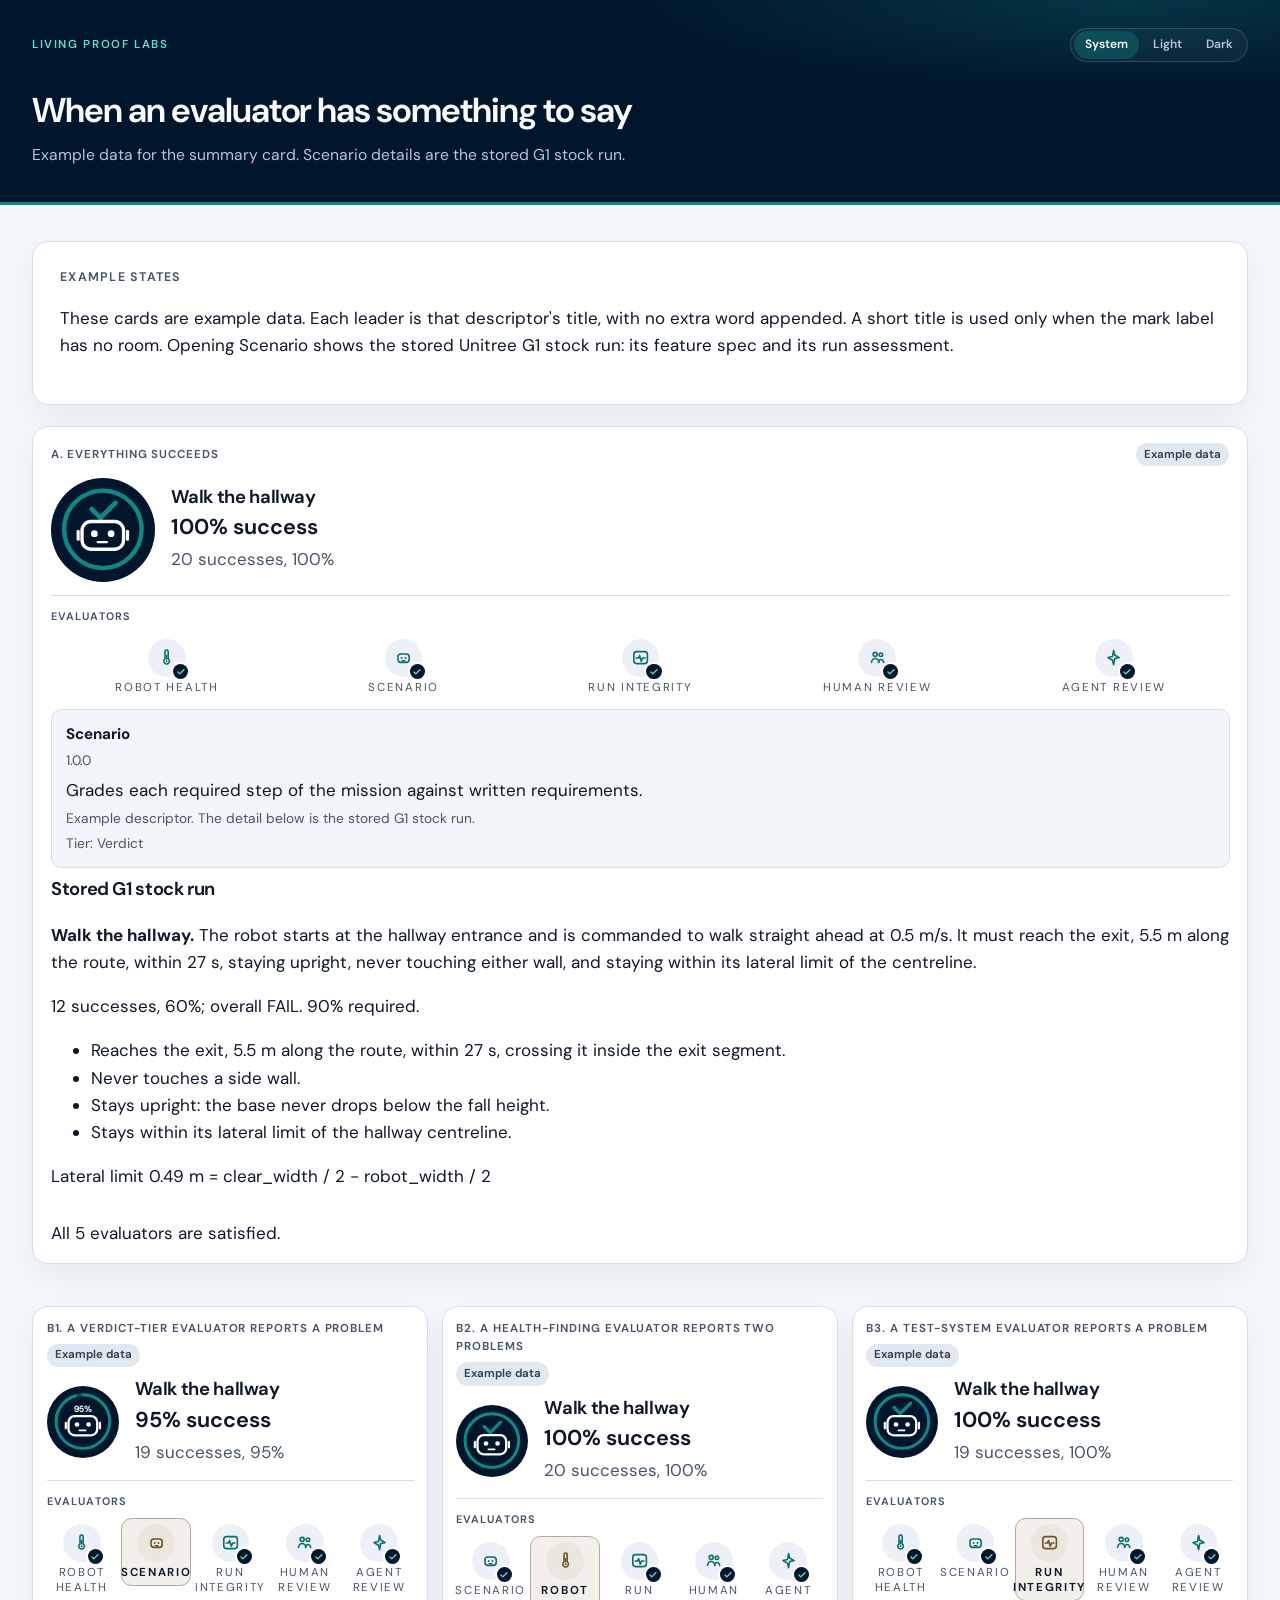
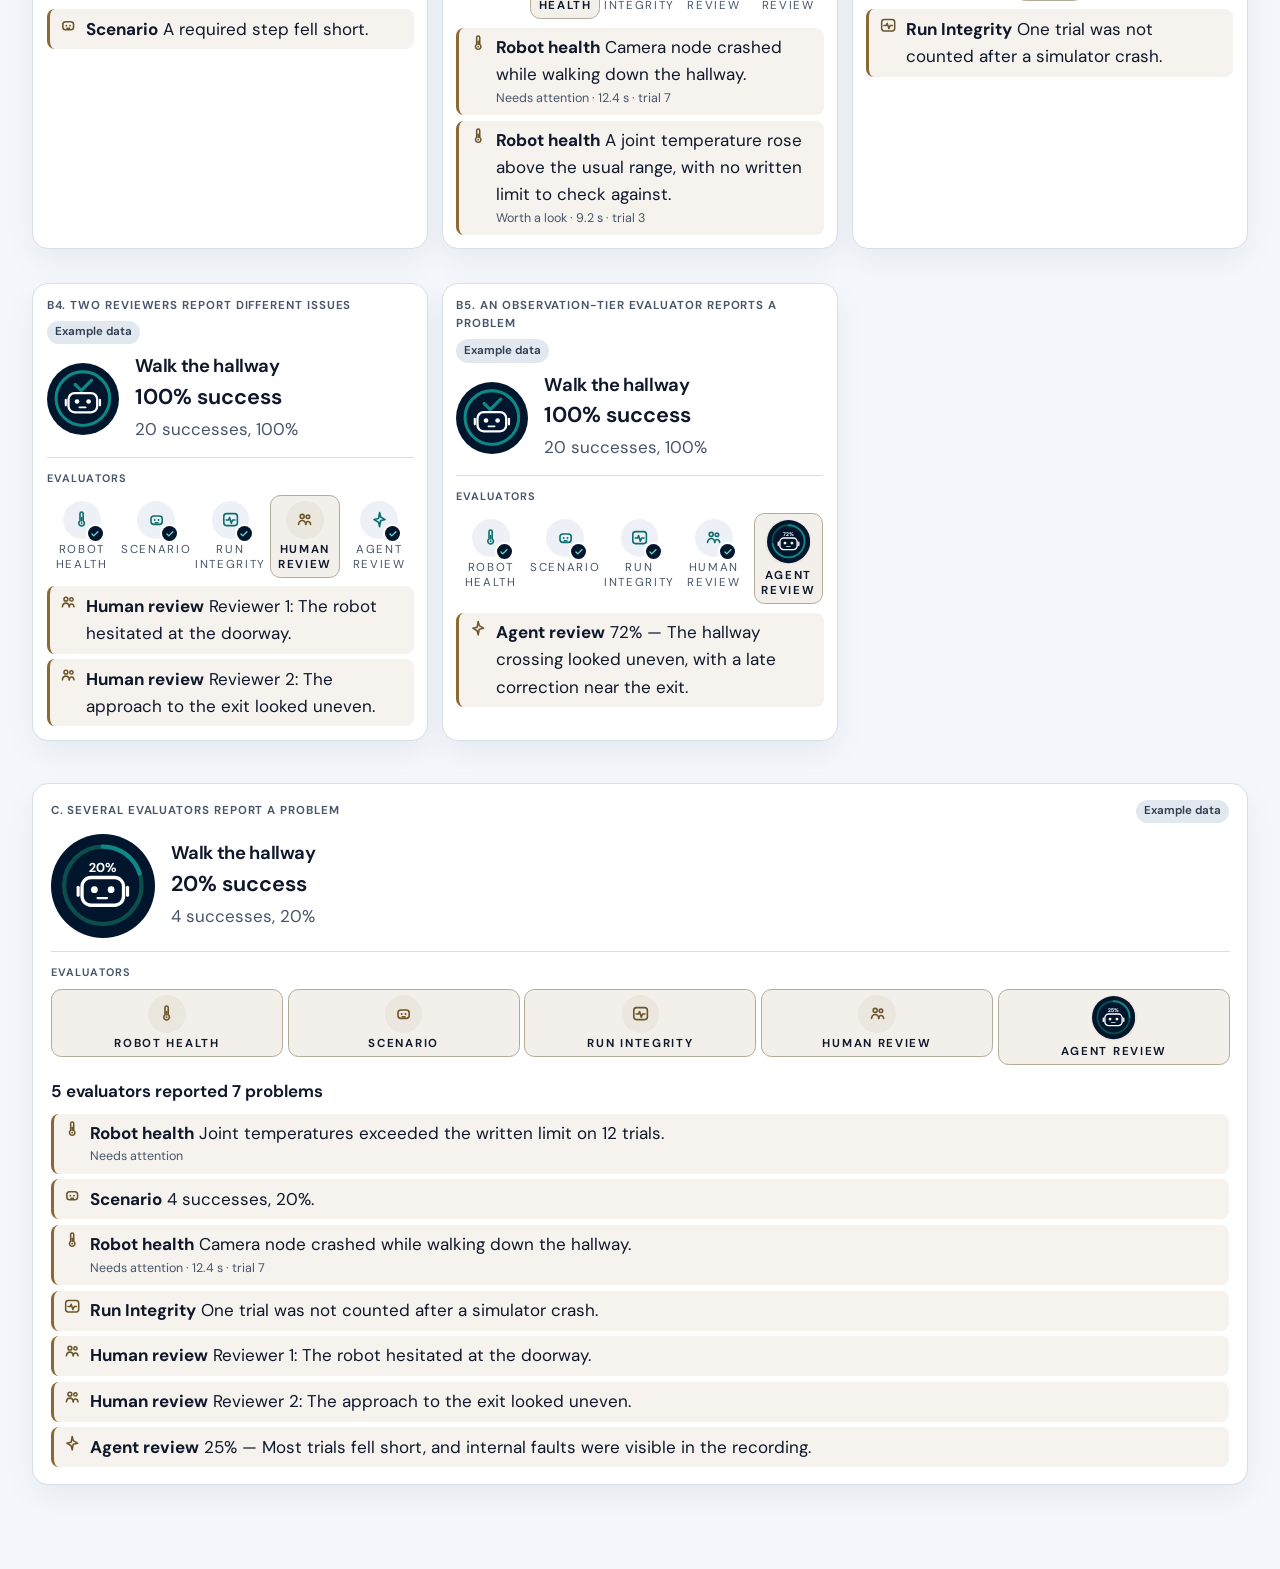
<file: docs/evaluator-summary/fixtures-mark-open.html>
<!doctype html><html lang='en'><meta charset='utf-8'><meta name='viewport' content='width=device-width, initial-scale=1'><title>When an evaluator has something to say</title><style>/*
Copyright 2014 The DM Sans Project Authors (https://github.com/googlefonts/dm-fonts)

This Font Software is licensed under the SIL Open Font License, Version 1.1.
This license is copied below, and is also available with a FAQ at:
https://scripts.sil.org/OFL


-----------------------------------------------------------
SIL OPEN FONT LICENSE Version 1.1 - 26 February 2007
-----------------------------------------------------------

PREAMBLE
The goals of the Open Font License (OFL) are to stimulate worldwide
development of collaborative font projects, to support the font creation
efforts of academic and linguistic communities, and to provide a free and
open framework in which fonts may be shared and improved in partnership
with others.

The OFL allows the licensed fonts to be used, studied, modified and
redistributed freely as long as they are not sold by themselves. The
fonts, including any derivative works, can be bundled, embedded, 
redistributed and/or sold with any software provided that any reserved
names are not used by derivative works. The fonts and derivatives,
however, cannot be released under any other type of license. The
requirement for fonts to remain under this license does not apply
to any document created using the fonts or their derivatives.

DEFINITIONS
"Font Software" refers to the set of files released by the Copyright
Holder(s) under this license and clearly marked as such. This may
include source files, build scripts and documentation.

"Reserved Font Name" refers to any names specified as such after the
copyright statement(s).

"Original Version" refers to the collection of Font Software components as
distributed by the Copyright Holder(s).

"Modified Version" refers to any derivative made by adding to, deleting,
or substituting -- in part or in whole -- any of the components of the
Original Version, by changing formats or by porting the Font Software to a
new environment.

"Author" refers to any designer, engineer, programmer, technical
writer or other person who contributed to the Font Software.

PERMISSION & CONDITIONS
Permission is hereby granted, free of charge, to any person obtaining
a copy of the Font Software, to use, study, copy, merge, embed, modify,
redistribute, and sell modified and unmodified copies of the Font
Software, subject to the following conditions:

1) Neither the Font Software nor any of its individual components,
in Original or Modified Versions, may be sold by itself.

2) Original or Modified Versions of the Font Software may be bundled,
redistributed and/or sold with any software, provided that each copy
contains the above copyright notice and this license. These can be
included either as stand-alone text files, human-readable headers or
in the appropriate machine-readable metadata fields within text or
binary files as long as those fields can be easily viewed by the user.

3) No Modified Version of the Font Software may use the Reserved Font
Name(s) unless explicit written permission is granted by the corresponding
Copyright Holder. This restriction only applies to the primary font name as
presented to the users.

4) The name(s) of the Copyright Holder(s) or the Author(s) of the Font
Software shall not be used to promote, endorse or advertise any
Modified Version, except to acknowledge the contribution(s) of the
Copyright Holder(s) and the Author(s) or with their explicit written
permission.

5) The Font Software, modified or unmodified, in part or in whole,
must be distributed entirely under this license, and must not be
distributed under any other license. The requirement for fonts to
remain under this license does not apply to any document created
using the Font Software.

TERMINATION
This license becomes null and void if any of the above conditions are
not met.

DISCLAIMER
THE FONT SOFTWARE IS PROVIDED "AS IS", WITHOUT WARRANTY OF ANY KIND,
EXPRESS OR IMPLIED, INCLUDING BUT NOT LIMITED TO ANY WARRANTIES OF
MERCHANTABILITY, FITNESS FOR A PARTICULAR PURPOSE AND NONINFRINGEMENT
OF COPYRIGHT, PATENT, TRADEMARK, OR OTHER RIGHT. IN NO EVENT SHALL THE
COPYRIGHT HOLDER BE LIABLE FOR ANY CLAIM, DAMAGES OR OTHER LIABILITY,
INCLUDING ANY GENERAL, SPECIAL, INDIRECT, INCIDENTAL, OR CONSEQUENTIAL
DAMAGES, WHETHER IN AN ACTION OF CONTRACT, TORT OR OTHERWISE, ARISING
FROM, OUT OF THE USE OR INABILITY TO USE THE FONT SOFTWARE OR FROM
OTHER DEALINGS IN THE FONT SOFTWARE.
*/
@font-face{font-family:'DM Sans';font-style:normal;font-weight:100 1000;font-display:swap;src:url([data-uri]) format('woff2');unicode-range:U+0100-02BA, U+02BD-02C5, U+02C7-02CC, U+02CE-02D7, U+02DD-02FF, U+0304, U+0308, U+0329, U+1D00-1DBF, U+1E00-1E9F, U+1EF2-1EFF, U+2020, U+20A0-20AB, U+20AD-20C4, U+2113, U+2C60-2C7F, U+A720-A7FF;}@font-face{font-family:'DM Sans';font-style:normal;font-weight:100 1000;font-display:swap;src:url([data-uri]) format('woff2');unicode-range:U+0000-00FF, U+0131, U+0152-0153, U+02BB-02BC, U+02C6, U+02DA, U+02DC, U+0304, U+0308, U+0329, U+2000-206F, U+20AC, U+2122, U+2191, U+2193, U+2212, U+2215, U+FEFF, U+FFFD;}:root {
  color-scheme: light;
  --font-sans: "DM Sans", system-ui, -apple-system, "Segoe UI", sans-serif;
  --navy: #01152d;
  --teal: #0e8785;
  --teal-bright: #64dfc7;
  --track: #0b4f4d;
  --text: #0f172a;
  --text-muted: #475569;
  --bg: #f4f7fb;
  --bg-muted: #e8eef5;
  --surface: #ffffff;
  --border: #d5dee9;
  --border-strong: #c3cedb;
  --shadow: 0 12px 32px rgba(1, 21, 45, 0.06);
  --chip-pass-fg: #0f5f5c;
  --chip-pass-bg: #d7f3ef;
  --chip-fail-fg: #9f1239;
  --chip-fail-bg: #ffe4e6;
  --chip-warn-fg: #92400e;
  --chip-warn-bg: #fef3c7;
  --chip-muted-fg: #334155;
  --chip-muted-bg: #e2e8f0;
  --header-text: #f8fafc;
  --header-muted: #b7c5d6;
  --focus: #0e8785;
  --pre-bg: #0b1120;
  --pre-text: #e2e8f0;
  --link: #0b6e6c;
  --link-hover: #08524f;
  --speak: #8a6a32;
  --speak-text: #6b5428;
}

@media (prefers-color-scheme: dark) {
  :root {
    color-scheme: dark;
    --text: #e2e8f0;
    --text-muted: #94a3b8;
    --bg: #0b1120;
    --bg-muted: #111827;
    --surface: #151f32;
    --border: #2a364a;
    --border-strong: #3d4b63;
    --shadow: 0 16px 40px rgba(0, 0, 0, 0.35);
    --chip-pass-fg: #5eead4;
    --chip-pass-bg: #0f2e2b;
    --chip-fail-fg: #fda4af;
    --chip-fail-bg: #4c0519;
    --chip-warn-fg: #fcd34d;
    --chip-warn-bg: #33260a;
    --chip-muted-fg: #cbd5e1;
    --chip-muted-bg: #1e293b;
    --link: #64dfc7;
    --link-hover: #8ef3e4;
    --speak: #c4a46a;
    --speak-text: #e0c48a;
  }
}

html:has(#theme-light:checked) {
  color-scheme: light;
  --text: #0f172a;
  --text-muted: #475569;
  --bg: #f4f7fb;
  --bg-muted: #e8eef5;
  --surface: #ffffff;
  --border: #d5dee9;
  --border-strong: #c3cedb;
  --shadow: 0 12px 32px rgba(1, 21, 45, 0.06);
  --chip-pass-fg: #0f5f5c;
  --chip-pass-bg: #d7f3ef;
  --chip-fail-fg: #9f1239;
  --chip-fail-bg: #ffe4e6;
  --chip-warn-fg: #92400e;
  --chip-warn-bg: #fef3c7;
  --chip-muted-fg: #334155;
  --chip-muted-bg: #e2e8f0;
  --link: #0b6e6c;
  --link-hover: #08524f;
  --speak: #8a6a32;
  --speak-text: #6b5428;
}

html:has(#theme-dark:checked) {
  color-scheme: dark;
  --text: #e2e8f0;
  --text-muted: #94a3b8;
  --bg: #0b1120;
  --bg-muted: #111827;
  --surface: #151f32;
  --border: #2a364a;
  --border-strong: #3d4b63;
  --shadow: 0 16px 40px rgba(0, 0, 0, 0.35);
  --chip-pass-fg: #5eead4;
  --chip-pass-bg: #0f2e2b;
  --chip-fail-fg: #fda4af;
  --chip-fail-bg: #4c0519;
  --chip-warn-fg: #fcd34d;
  --chip-warn-bg: #33260a;
  --chip-muted-fg: #cbd5e1;
  --chip-muted-bg: #1e293b;
  --link: #64dfc7;
  --link-hover: #8ef3e4;
  --speak: #c4a46a;
  --speak-text: #e0c48a;
}

*, *::before, *::after { box-sizing: border-box; }

html { scroll-behavior: auto; }

body {
  margin: 0;
  font-family: var(--font-sans);
  font-size: 1.0625rem;
  line-height: 1.6;
  color: var(--text);
  background: var(--bg);
  -webkit-font-smoothing: antialiased;
}

main, .wrap, .hero, .hero > div, dl, dd, section { min-width: 0; }

body, table, .num {
  font-variant-numeric: tabular-nums;
  font-feature-settings: "tnum" 1;
}

a {
  color: var(--link);
  text-decoration-thickness: 1px;
  text-underline-offset: 0.15em;
}

a:hover { color: var(--link-hover); }

a:focus-visible, button:focus-visible, summary:focus-visible, input:focus-visible,
.card[role="region"]:focus-visible {
  outline: 3px solid var(--focus);
  outline-offset: 3px;
}

.masthead {
  background:
    radial-gradient(ellipse 70% 80% at 88% 0%, rgba(14, 135, 133, 0.28), transparent 58%),
    var(--navy);
  color: var(--header-text);
  border-bottom: 3px solid var(--teal);
}

.masthead-inner, .wrap, main {
  width: min(76rem, 100% - 2.5rem);
  margin-inline: auto;
}

.masthead-inner {
  padding: 1.75rem 0 2.15rem;
}

.masthead-top {
  display: flex;
  align-items: center;
  justify-content: space-between;
  gap: 1rem;
  margin-bottom: 1.75rem;
}

.eyebrow {
  margin: 0;
  text-transform: uppercase;
  letter-spacing: 0.14em;
  font-size: 0.72rem;
  font-weight: 600;
  color: var(--teal-bright);
}

.theme {
  position: relative;
  display: flex;
  gap: 0.15rem;
  margin: 0;
  min-inline-size: 0;
  padding: 0.15rem;
  border: 1px solid rgba(255, 255, 255, 0.14);
  border-radius: 999px;
  background: rgba(255, 255, 255, 0.04);
}

.theme legend {
  position: absolute;
  width: 1px;
  height: 1px;
  padding: 0;
  margin: -1px;
  overflow: hidden;
  clip: rect(0 0 0 0);
  white-space: nowrap;
  border: 0;
}

.theme label {
  display: inline-flex;
  align-items: center;
  justify-content: center;
  min-height: 1.7rem;
  padding: 0 0.7rem;
  border-radius: 999px;
  font-size: 0.75rem;
  font-weight: 600;
  color: var(--header-muted);
  cursor: pointer;
}

.theme input {
  position: absolute;
  opacity: 0;
  pointer-events: none;
}

.theme label:has(input:checked) {
  background: rgba(14, 135, 133, 0.35);
  color: #fff;
}

.theme label:hover { color: #fff; }

.theme label:focus-within {
  outline: 3px solid var(--teal-bright);
  outline-offset: 2px;
}

.hero {
  display: grid;
  gap: 1.75rem;
  align-items: center;
}

@media (min-width: 720px) {
  .hero {
    grid-template-columns: minmax(0, 1fr) auto;
    gap: 2.5rem;
  }
}

.masthead h1 {
  margin: 0 0 0.75rem;
  font-size: clamp(1.65rem, 3vw, 2.15rem);
  font-weight: 650;
  letter-spacing: -0.03em;
  line-height: 1.2;
  color: var(--header-text);
}

.masthead .lede {
  margin: 0;
  max-width: 40rem;
  color: var(--header-muted);
  font-size: 0.98rem;
  line-height: 1.55;
}

.grades {
  display: flex;
  flex-wrap: wrap;
  gap: 1.5rem 2rem;
  align-items: center;
}

.masthead .grade {
  display: flex;
  align-items: center;
  gap: 1.1rem;
}

.masthead .grade svg {
  width: 6.5rem;
  height: 6.5rem;
  flex: none;
  display: block;
}

.masthead .grade .meta { min-width: 0; }

.masthead .grade .caption {
  margin: 0 0 0.65rem;
  color: var(--header-muted);
  font-size: 0.9rem;
}

main {
  padding: 2.25rem 0 4rem;
  display: grid;
  gap: 1.35rem;
}

.card {
  background: var(--surface);
  border: 1px solid var(--border);
  border-radius: 1rem;
  box-shadow: var(--shadow);
  padding: 1.6rem 1.7rem 1.7rem;
  min-width: 0;
  overflow-x: auto;
}

.card > h2, #summary > h2, #summary > h3, .evidence h2, .table-wrap > h2, details summary {
  margin: 0 0 1.1rem;
  font-size: 0.78rem;
  font-weight: 650;
  letter-spacing: 0.1em;
  text-transform: uppercase;
  color: var(--text-muted);
}

section.run + section.run,
#summary .run + h3,
.verdict + .verdict,
.run-detail > section + section {
  margin-top: 1.5rem;
  padding-top: 1.5rem;
  border-top: 1px solid var(--border);
}

section.run h3, .context > h3, .failures > h3, .trials > h3 {
  margin: 0 0 1rem;
  font-size: 1.15rem;
  font-weight: 650;
  letter-spacing: -0.02em;
  text-transform: none;
  color: var(--text);
}

.failures h4 {
  margin: 1.25rem 0 0.7rem;
  font-size: 0.95rem;
  font-weight: 650;
}

.verdict p { margin: 0 0 0.75rem; }
.verdict p:last-child { margin-bottom: 0; }
.verdict .robot {
  font-weight: 650;
  font-size: 1.2rem;
  letter-spacing: -0.02em;
}
.verdict .grade {
  margin: 0.15rem 0 0.75rem;
  font-size: 1.85rem;
  font-weight: 700;
  letter-spacing: 0.04em;
}
.verdict[data-grade="PASS"] .grade { color: var(--chip-pass-fg); }
.verdict[data-grade="FAIL"] .grade { color: var(--chip-fail-fg); }
.verdict[data-grade="INSUFFICIENT_EVIDENCE"] .grade { color: var(--chip-warn-fg); }
.verdict[data-grade="INCOMPATIBLE"] .grade { color: var(--chip-muted-fg); }
.verdict .facts {
  margin: 0 0 0.9rem;
  padding-left: 1.15rem;
  color: var(--text-muted);
}

dl {
  display: grid;
  grid-template-columns: minmax(8.5rem, 14rem) minmax(0, 1fr);
  gap: 0.55rem 1.5rem;
  margin: 0;
}

dt {
  margin: 0;
  font-size: 0.78rem;
  font-weight: 600;
  letter-spacing: 0.06em;
  text-transform: uppercase;
  color: var(--text-muted);
  padding-top: 0.15rem;
}

dd, td, .lede, .caption {
  min-width: 0;
  overflow-wrap: anywhere;
}

dd { margin: 0; }

dd ul { margin: 0.2rem 0 0; padding-left: 1.1rem; }

.muted, .limit { color: var(--text-muted); }
.limit { font-size: 0.9rem; }

.note {
  border-left: 4px solid var(--chip-warn-fg);
  padding: 0.55rem 0.9rem;
  background: var(--chip-warn-bg);
  border-radius: 0.35rem;
}

code { font-size: 0.92em; }

.table-wrap { overflow-x: auto; }

table {
  width: 100%;
  border-collapse: collapse;
  font-size: 0.95rem;
}

th, td {
  text-align: left;
  vertical-align: top;
  padding: 0.85rem 1rem;
  border: 0;
  border-bottom: 1px solid var(--border);
}

thead th {
  position: sticky;
  top: 0;
  font-size: 0.72rem;
  font-weight: 650;
  letter-spacing: 0.08em;
  text-transform: uppercase;
  color: var(--text-muted);
  background: var(--bg-muted);
  border-bottom: 1px solid var(--border-strong);
  white-space: nowrap;
}

tbody tr:last-child td { border-bottom: 0; }

tbody tr:hover td { background: color-mix(in srgb, var(--bg-muted) 70%, transparent); }

.chip {
  display: inline-flex;
  align-items: center;
  min-height: 1.55rem;
  padding: 0.1rem 0.6rem;
  border-radius: 999px;
  font-size: 0.75rem;
  font-weight: 700;
  letter-spacing: 0.04em;
  line-height: 1.3;
}

.chip-pass, .chip.pass { color: var(--chip-pass-fg); background: var(--chip-pass-bg); }
.chip-fail { color: var(--chip-fail-fg); background: var(--chip-fail-bg); }
.chip-warn { color: var(--chip-warn-fg); background: var(--chip-warn-bg); }
.chip-muted { color: var(--chip-muted-fg); background: var(--chip-muted-bg); }

.chips {
  list-style: none;
  margin: 0.35rem 0 0;
  padding: 0;
  display: flex;
  flex-wrap: wrap;
  gap: 0.4rem;
}

.evidence ul {
  margin: 0;
  padding: 0;
  list-style: none;
  display: grid;
  gap: 0.55rem;
}

.evidence li {
  padding: 0.65rem 0.85rem;
  border-radius: 0.55rem;
  background: var(--bg-muted);
}

details summary {
  list-style: none;
  cursor: pointer;
  margin: 0;
}

details summary::-webkit-details-marker { display: none; }

details summary::after {
  content: "Show";
  float: right;
  text-transform: none;
  letter-spacing: 0;
  font-weight: 600;
  color: var(--link);
}

details[open] summary::after { content: "Hide"; }

details[open] summary { margin-bottom: 1rem; }

pre {
  margin: 0;
  padding: 1.1rem 1.2rem;
  border-radius: 0.75rem;
  background: var(--pre-bg);
  color: var(--pre-text);
  font-size: 0.82rem;
  line-height: 1.5;
  white-space: pre-wrap;
  overflow-wrap: anywhere;
}

@media (max-width: 640px) {
  .masthead-inner, .wrap, main { width: min(76rem, 100% - 1.5rem); }
  .masthead-inner { padding-top: 1.25rem; }
  .masthead-top { align-items: flex-start; }
  .card { padding: 1.2rem 1.15rem 1.3rem; border-radius: 0.85rem; }
  dl { grid-template-columns: 1fr; gap: 0.15rem 0; }
  dt { padding-top: 0.55rem; }
  .grades { justify-content: flex-start; }
  th, td { padding: 0.7rem 0.7rem; }
}

/* Scenario-step success rings. The rate bar is the share of successes, not a k-of-n marker. */

.scenario-steps h2 { margin-bottom: 1rem; }

.split { display: grid; gap: 1.1rem; }
@media (min-width: 800px) {
  .split { grid-template-columns: 1.15fr 0.85fr; align-items: start; }
  .b-grid { grid-template-columns: repeat(2, minmax(0, 1fr)); }
}
@media (min-width: 1180px) {
  .b-grid { grid-template-columns: repeat(3, minmax(0, 1fr)); }
}
.locked {
  border: 1px solid var(--border);
  border-radius: 0.85rem;
  padding: 1.05rem 1.15rem 1.15rem;
  min-width: 0;
}
.locked h3 {
  margin: 0 0 0.85rem;
  font-size: 0.74rem;
  font-weight: 650;
  letter-spacing: 0.1em;
  text-transform: uppercase;
  color: var(--text-muted);
}
.run-hero { display: flex; flex-wrap: wrap; align-items: center; gap: 1.15rem 1.4rem; }
.run-hero .badge svg { display: block; width: 8rem; height: 8rem; }
.run-hero .pct {
  margin: 0;
  font-size: clamp(1.55rem, 3vw, 2rem);
  font-weight: 650;
  letter-spacing: -0.03em;
  line-height: 1.15;
}
.run-hero .count, .run-hero .stored-status, .confidence {
  margin: 0.35rem 0 0;
  color: var(--text-muted);
}
.run-hero .count { font-size: 0.85rem; }
.run-hero .stored-status, .confidence { font-size: 0.78rem; }
.plan-note {
  margin: 1.05rem 0 0;
  padding: 0.7rem 0 0.15rem 0.95rem;
  border-left: 2px solid var(--border-strong);
  color: var(--text-muted);
  font-size: 0.8rem;
  line-height: 1.5;
  max-width: 36rem;
}
.plan-note strong { font-weight: 650; color: var(--text); }
.success-bar {
  display: block;
  height: 0.5rem;
  margin: 0.85rem 0 0.1rem;
  max-width: 28rem;
  background: var(--bg-muted);
  border-radius: 999px;
  overflow: hidden;
}
.rank-body .success-bar { margin-top: 0.45rem; max-width: 22rem; }
.success-bar > i {
  display: block;
  height: 100%;
  width: calc(var(--p) * 1%);
  background: var(--teal);
  border-radius: 999px;
}
.step-intro, .close-note, .sources, .foot {
  margin: 0;
  color: var(--text-muted);
  font-size: 0.88rem;
}
.step-intro { margin: -0.4rem 0 0.9rem; }
.close-note { margin: 0.15rem 0 0.35rem; }
.sources { margin-top: 0.8rem; font-size: 0.75rem; line-height: 1.5; max-width: 52rem; }
.sources code { font-size: 0.92em; }
.foot {
  display: flex;
  flex-wrap: wrap;
  align-items: center;
  gap: 0.55rem 0.85rem;
  margin-top: 1rem;
  font-size: 0.85rem;
}
.step-list { display: grid; }
.step { border-bottom: 1px solid var(--border); }
.step:last-of-type { border-bottom: 0; }
.step-summary {
  display: grid;
  grid-template-columns: 2.1rem 5.5rem minmax(0, 1fr);
  gap: 0.85rem 1rem;
  align-items: center;
  padding: 0.95rem 0;
  cursor: pointer;
  list-style: none;
  margin: 0;
  color: inherit;
  font-size: 1rem;
  font-weight: 400;
  letter-spacing: normal;
  text-transform: none;
}
.step-summary::-webkit-details-marker, .step-summary::marker { content: ""; }
.step-summary::after { content: none; float: none; }
details[open] > .step-summary { margin-bottom: 0; }
details[open] > .step-summary::after { content: none; }
.step-summary .badge svg { width: 5.5rem; height: 5.5rem; display: block; }
.step-name {
  margin: 0;
  font-size: 1.08rem;
  font-weight: 650;
  letter-spacing: -0.02em;
  line-height: 1.3;
  text-transform: none;
  color: var(--text);
}
.step-meta {
  display: flex;
  flex-wrap: wrap;
  align-items: center;
  gap: 0.35rem 0.7rem;
  margin: 0.3rem 0 0;
  color: var(--text-muted);
  font-size: 0.82rem;
}
.step-meta .count { margin: 0; font-size: 0.82rem; color: var(--text-muted); }
.eval-line {
  display: inline-flex;
  align-items: center;
  gap: 0.35rem;
  color: var(--text-muted);
  font-size: 0.82rem;
}
.eval-icon { width: 1rem; height: 1rem; flex: none; color: var(--link); }
.disclose {
  display: inline-flex;
  align-items: center;
  gap: 0.35rem;
  margin-left: auto;
  color: var(--link);
  font-weight: 650;
  font-size: 0.78rem;
}
.disclose .chevron {
  display: inline-block;
  width: 0.42rem;
  height: 0.42rem;
  border-right: 2px solid currentColor;
  border-bottom: 2px solid currentColor;
  transform: rotate(45deg) translate(-1px, -1px);
}
details[open] > .step-summary .chevron { transform: rotate(-135deg) translate(-1px, -1px); }
.disclose-open { display: none; }
details[open] > .step-summary .disclose-closed { display: none; }
details[open] > .step-summary .disclose-open { display: inline; }
.complete {
  display: block;
  margin-top: 0.25rem;
  font-size: 0.78rem;
  color: var(--text-muted);
}
.trial-panel { padding: 0 0 1.15rem; min-width: 0; }
@media (min-width: 801px) {
  .trial-panel { padding-left: calc(2.1rem + 5.5rem + 2rem); }
}
.trial-note { margin: 0 0 0.65rem; color: var(--text-muted); font-size: 0.8rem; }
.trial-table { width: 100%; border-collapse: collapse; font-size: 0.88rem; }
.trial-table th, .trial-table td {
  text-align: left;
  vertical-align: top;
  padding: 0.55rem 0.7rem;
  border-bottom: 1px solid var(--border);
}
.trial-table thead th {
  position: static;
  font-size: 0.68rem;
  font-weight: 650;
  letter-spacing: 0.08em;
  text-transform: uppercase;
  color: var(--text-muted);
  background: var(--bg-muted);
  border-bottom: 1px solid var(--border-strong);
  white-space: nowrap;
}
.trial-table tbody tr:last-child td { border-bottom: 0; }
.trial-table tbody tr.is-success td {
  background: color-mix(in srgb, var(--teal) 5%, transparent);
}
.trial-table .time-kind, .trial-table .margin-note {
  display: block;
  color: var(--text-muted);
  font-size: 0.75rem;
  font-weight: 500;
}
.step-result {
  display: inline-flex;
  align-items: center;
  gap: 0.35rem;
  font-weight: 650;
  font-size: 0.86rem;
}
.step-result-success { color: var(--link); }
.step-result-success svg { width: 0.85rem; height: 0.85rem; flex: none; }
.step-result-quiet, .step-result-neutral { color: var(--text-muted); font-weight: 550; }
.place {
  font-weight: 700;
  font-size: 1.15rem;
  letter-spacing: -0.03em;
  color: var(--text-muted);
}
.place.tie { font-size: 0.95rem; letter-spacing: 0; }
.nowrap { white-space: nowrap; }

@media (max-width: 700px) {
  .run-hero .badge svg { width: 6.25rem; height: 6.25rem; }
  .step-summary {
    grid-template-columns: 1.6rem 4.4rem minmax(0, 1fr);
    gap: 0.55rem 0.7rem;
    align-items: start;
  }
  .step-summary .badge svg { width: 4.4rem; height: 4.4rem; }
  .step-summary .place { padding-top: 1.15rem; }
  .step-name { font-size: 0.98rem; }
  .step-name .colon { display: none; }
  .step-name .rate { display: block; margin-top: 0.1rem; }
  .trial-table thead {
    position: absolute;
    width: 1px;
    height: 1px;
    overflow: hidden;
    clip: rect(0 0 0 0);
  }
  .trial-table, .trial-table tbody, .trial-table tr, .trial-table td { display: block; width: 100%; }
  .trial-table tr { padding: 0.7rem 0.15rem; border-bottom: 1px solid var(--border); }
  .trial-table tbody tr:last-child { border-bottom: 0; }
  .trial-table td {
    display: grid;
    grid-template-columns: 8.2rem minmax(0, 1fr);
    gap: 0.35rem 0.75rem;
    padding: 0.15rem 0;
    border: 0;
  }
  .trial-table td::before {
    content: attr(data-label);
    font-size: 0.68rem;
    font-weight: 650;
    letter-spacing: 0.08em;
    text-transform: uppercase;
    color: var(--text-muted);
    padding-top: 0.15rem;
  }
  .eval-mark:has(.eval-name-short) .eval-name-full { display: none; }
  .eval-name-short { display: block; }
  .summary-hero .badge svg { width: 5.5rem; height: 5.5rem; }
}

@media print {
  :root, html:has(#theme-dark:checked) {
    color-scheme: light;
    --text: #0f172a;
    --text-muted: #475569;
    --bg: #fff;
    --bg-muted: #f1f5f9;
    --surface: #fff;
    --border: #cbd5e1;
    --shadow: none;
    --chip-pass-fg: #0f5f5c;
    --chip-pass-bg: #d7f3ef;
    --chip-fail-fg: #9f1239;
    --chip-fail-bg: #ffe4e6;
    --chip-warn-fg: #92400e;
    --chip-warn-bg: #fef3c7;
    --chip-muted-fg: #334155;
    --chip-muted-bg: #e2e8f0;
    --link: #0b6e6c;
    --link-hover: #08524f;
  }
  .theme { display: none; }
  .masthead { -webkit-print-color-adjust: exact; print-color-adjust: exact; }
  .card { box-shadow: none; break-inside: avoid; }
  details[open] summary::after, details summary::after { content: none; }
  pre { background: #f8fafc; color: #0f172a; border: 1px solid var(--border); }
}

/* Evaluator summary card. Generic chrome; icons come from the result. */
.summary-card {
  background: var(--surface);
  border: 1px solid var(--border);
  border-radius: 1rem;
  padding: 1rem 1.1rem 1.05rem;
  box-shadow: var(--shadow);
  min-width: 0;
  margin-bottom: 1.25rem;
}
.summary-card.is-compact { padding: 0.8rem 0.85rem 0.85rem; }
.card-head {
  display: flex;
  flex-wrap: wrap;
  align-items: center;
  justify-content: space-between;
  gap: 0.35rem 0.7rem;
  margin-bottom: 0.7rem;
}
.state-kicker {
  margin: 0;
  font-size: 0.72rem;
  font-weight: 650;
  letter-spacing: 0.08em;
  text-transform: uppercase;
  color: var(--text-muted);
}
.example-tag {
  margin: 0;
  padding: 0.15rem 0.5rem;
  border-radius: 999px;
  background: var(--chip-muted-bg);
  color: var(--chip-muted-fg);
  font-size: 0.72rem;
  font-weight: 650;
}
.summary-hero {
  display: flex;
  align-items: center;
  gap: 0.85rem 1rem;
  min-width: 0;
}
.summary-hero .badge svg { width: 6.5rem; height: 6.5rem; display: block; }
.summary-card.is-compact .summary-hero .badge svg { width: 4.5rem; height: 4.5rem; }
.summary-hero .run-title {
  margin: 0;
  font-size: 1.15rem;
  font-weight: 650;
  letter-spacing: -0.02em;
  line-height: 1.25;
}
.summary-hero .pct { margin: 0.1rem 0 0; font-size: 1.35rem; font-weight: 650; }
.summary-hero .count, .summary-hero .stored-status { margin: 0.1rem 0 0; color: var(--text-muted); }
.evaluators {
  margin-top: 0.85rem;
  padding-top: 0.75rem;
  border-top: 1px solid var(--border);
  container-type: inline-size;
  container-name: evaluators;
}
.evaluators-label {
  margin: 0 0 0.5rem;
  font-size: 0.68rem;
  font-weight: 650;
  letter-spacing: 0.1em;
  text-transform: uppercase;
  color: var(--text-muted);
}
.eval-row {
  --eval-gap: 0.3rem;
  display: grid;
  grid-template-columns: repeat(var(--eval-count, 1), minmax(0, 1fr));
  justify-items: center;
  align-items: start;
  gap: var(--eval-gap);
  margin: 0;
  padding: 0;
}
.eval-mark {
  display: flex;
  flex-direction: column;
  align-items: center;
  gap: 0.28rem;
  text-align: center;
  min-width: 0;
  width: 100%;
  margin: 0;
  padding: 0.3rem 0.25rem;
  border-radius: 0.65rem;
  border: 1px solid transparent;
  background: transparent;
  color: inherit;
  font: inherit;
}
.eval-mark .eval-face {
  position: relative;
  width: 2.35rem;
  height: 2.35rem;
  display: grid;
  place-items: center;
  border-radius: 999px;
  background: color-mix(in srgb, var(--bg-muted) 80%, var(--surface));
  color: var(--link);
}
.eval-mark .mark-svg svg { width: 1.2rem; height: 1.2rem; display: block; }
.eval-mark .eval-face .mini-ring { width: 2.7rem; height: 2.7rem; display: block; }
.eval-mark .eval-face .mini-ring svg { width: 2.7rem; height: 2.7rem; }
.eval-mark.is-graded .eval-face { width: 2.85rem; height: 2.85rem; background: transparent; }
.eval-name { font-size: 0.72rem; line-height: 1.25; color: var(--text-muted); }
.eval-name-short { display: none; }
.eval-mark .pip {
  position: absolute;
  right: -0.15rem;
  bottom: -0.15rem;
  width: 0.95rem;
  height: 0.95rem;
  border-radius: 999px;
  background: var(--navy);
  color: var(--teal-bright);
  display: grid;
  place-items: center;
  box-shadow: 0 0 0 2px var(--surface);
}
.eval-mark .pip svg { width: 0.62rem; height: 0.62rem; display: block; }
.eval-mark.is-speaking {
  background: color-mix(in srgb, var(--speak) 10%, var(--surface));
  border-color: color-mix(in srgb, var(--speak) 45%, var(--border));
}
.eval-mark.is-speaking .eval-face {
  color: var(--speak-text);
  background: color-mix(in srgb, var(--speak) 16%, var(--surface));
}
.eval-mark.is-speaking .eval-name { color: var(--text); font-weight: 650; }
.eval-fallback { font-weight: 700; font-size: 0.95rem; line-height: 1; }
.eval-disclosure { min-width: 0; width: 100%; }
.eval-disclosure > summary.eval-mark { list-style: none; cursor: pointer; }
.eval-disclosure > summary.eval-mark::-webkit-details-marker,
.eval-disclosure > summary.eval-mark::marker { content: ""; }
.eval-disclosure > summary.eval-mark::after,
.eval-disclosure[open] > summary.eval-mark::after { content: none; float: none; }
.eval-disclosure[open] > summary.eval-mark { margin-bottom: 0; }
.eval-panel, .stored-run {
  box-sizing: border-box;
  width: 100cqw;
  margin-top: 0.45rem;
  margin-left: calc((1 - var(--col, 1)) * (100cqw + var(--eval-gap, 0.3rem)) / var(--eval-count, 1));
}
.eval-panel {
  padding: 0.75rem 0.85rem 0.8rem;
  border-radius: 0.65rem;
  border: 1px solid var(--border);
  background: color-mix(in srgb, var(--bg-muted) 55%, var(--surface));
}
.eval-panel h4 { margin: 0 0 0.2rem; font-size: 0.95rem; }
.eval-panel .purpose, .eval-panel .more { margin: 0.35rem 0 0; }
.eval-panel .meta, .descriptor-note { margin: 0.2rem 0 0; color: var(--text-muted); font-size: 0.86rem; }
.callout-ok, .callout-headline { margin: 0.75rem 0 0; }
.callout-headline { font-weight: 650; }
.callouts { list-style: none; margin: 0.55rem 0 0; padding: 0; display: grid; gap: 0.35rem; }
.callouts li {
  display: flex;
  align-items: flex-start;
  gap: 0.55rem;
  margin: 0;
  padding: 0.4rem 0.6rem;
  border-radius: 0.5rem;
  border-left: 3px solid var(--speak);
  background: color-mix(in srgb, var(--speak) 8%, var(--surface));
}
.callout-icon { width: 1.15rem; height: 1.15rem; flex: none; color: var(--speak-text); }
.callout-icon svg { width: 1.15rem; height: 1.15rem; display: block; }
.callout-body .finding-text, .callout-body .finding-meta { margin: 0; }
.callout-body .finding-meta { color: var(--text-muted); font-size: 0.78rem; }
.b-grid { display: grid; gap: 0.85rem; }</style><body><header class='masthead'><div class='masthead-inner'><div class='masthead-top'><p class='eyebrow'>Living Proof Labs</p><fieldset class='theme'><legend>Colour theme</legend><label><input type='radio' name='theme' id='theme-system' value='system' checked> System</label><label><input type='radio' name='theme' id='theme-light' value='light'> Light</label><label><input type='radio' name='theme' id='theme-dark' value='dark'> Dark</label></fieldset></div><div class='hero'><div><h1>When an evaluator has something to say</h1><p class='lede'>Example data for the summary card. Scenario details are the stored G1 stock run.</p></div></div></div></header><main class='wrap'><section class='card'><h2>Example states</h2><p>These cards are example data. Each leader is that descriptor's title, with no extra word appended. A short title is used only when the mark label has no room. Opening Scenario shows the stored Unitree G1 stock run: its feature spec and its run assessment.</p></section><article class='summary-card'><div class='card-head'><p class='state-kicker'>A. Everything succeeds</p><p class='example-tag'>Example data</p></div><div class='summary-hero'><div class='badge'><svg class='success-ring' xmlns='http://www.w3.org/2000/svg' viewBox='0 0 1024 1024' role='img' aria-label='Walk the hallway: 100% success' width='104' height='104'>
<title>Walk the hallway: 100% success</title>
<circle cx='512' cy='512' r='512' fill='#01152D'/>
<circle cx='510.5' cy='505.75' r='381.1' fill='none' stroke='#0B4F4D' stroke-width='42'/>
<circle cx='510.5' cy='505.75' r='381.1' fill='none' stroke='#0E8785' stroke-width='42' stroke-linecap='round' pathLength='100' stroke-dasharray='100 100' stroke-dashoffset='0' opacity='1' transform='rotate(-90 510.5 505.75)'/>
<path d='M 401 306 L 487.25 392.25 L 635 244.5' fill='none' stroke='#0E8785' stroke-width='47' stroke-linecap='round' stroke-linejoin='round' pathLength='100' stroke-dasharray='100 100' stroke-dashoffset='0' visibility='visible'/>
<g fill='#FFFFFF' font-family='DM Sans, system-ui, sans-serif' font-weight='700' text-anchor='middle' style='display:none' aria-hidden='true'>
<text x='512' y='372' font-size='104'>100%</text>
</g>
<g fill='#FFFFFF' stroke='none'>
<rect x='252' y='509' width='31' height='109' rx='15.5'/>
<rect x='738' y='509' width='31' height='109' rx='15.5'/>
</g>
<rect x='305.625' y='428.25' width='408.75' height='273.25' rx='88.5' fill='none' stroke='#FFFFFF' stroke-width='33'/>
<g fill='#FFFFFF' stroke='none'>
<circle cx='427.2' cy='547.9' r='33.2'/>
<circle cx='591.8' cy='547.9' r='33.2'/>
<rect x='448' y='620' width='114' height='22' rx='11'/>
</g>
</svg></div><div><h3 class='run-title'>Walk the hallway</h3><p class='pct'>100% success</p><p class='count'>20 successes, 100%</p></div></div><div class='evaluators'><p class='evaluators-label'>Evaluators</p><div class='eval-row' style='--eval-count:5'><details class='eval-disclosure' name='card-a' style='--col:1'><summary class='eval-mark is-quiet'><span class='eval-face' role='img' aria-label='Robot health'><span class='mark-svg'><svg xmlns="http://www.w3.org/2000/svg" viewBox="0 0 24 24" fill="none"><path d="M10 4.5a2 2 0 0 1 4 0v9.15a3.5 3.5 0 1 1-4 0V4.5z" stroke="currentColor" stroke-width="2" stroke-linejoin="round"/><path d="M12 9.5v4.2" stroke="currentColor" stroke-width="2" stroke-linecap="round"/><circle cx="12" cy="16.6" r="1.15" fill="currentColor"/></svg></span><span class='pip' aria-hidden='true'><svg xmlns='http://www.w3.org/2000/svg' viewBox='0 0 16 16' aria-hidden='true' focusable='false'><path d='M3.2 8.2 6.1 11.1 12.8 4.4' fill='none' stroke='currentColor' stroke-width='2.2' stroke-linecap='round' stroke-linejoin='round'/></svg></span></span><span class='eval-name eval-name-full'>Robot health</span><span class='eval-name eval-name-short'>Rob health</span></summary><div class='eval-panel'><h4>Robot health</h4><p class='meta'>version to be confirmed (placeholder)</p><p class='purpose'>Reads the robot&#x27;s own health reports and reports what happened inside the robot.</p><p class='meta'>Example descriptor</p><p class='meta'>Tier: Verdict</p><p class='more'>Joint temperatures were within the written limit.</p></div><div class='stored-run' style='--eval-count:5'></div></details><details open class='eval-disclosure' name='card-a' style='--col:2'><summary class='eval-mark is-quiet'><span class='eval-face' role='img' aria-label='Scenario'><span class='mark-svg'><svg xmlns="http://www.w3.org/2000/svg" viewBox="0 0 24 24" fill="none"><rect x="5" y="7.5" width="14" height="10.5" rx="3.6" stroke="currentColor" stroke-width="2"/><circle cx="9.6" cy="12.6" r="1.2" fill="currentColor"/><circle cx="14.4" cy="12.6" r="1.2" fill="currentColor"/><path d="M10.2 16h3.6" stroke="currentColor" stroke-width="1.7" stroke-linecap="round"/></svg></span><span class='pip' aria-hidden='true'><svg xmlns='http://www.w3.org/2000/svg' viewBox='0 0 16 16' aria-hidden='true' focusable='false'><path d='M3.2 8.2 6.1 11.1 12.8 4.4' fill='none' stroke='currentColor' stroke-width='2.2' stroke-linecap='round' stroke-linejoin='round'/></svg></span></span><span class='eval-name eval-name-full'>Scenario</span></summary><div class='eval-panel'><h4>Scenario</h4><p class='meta'>1.0.0</p><p class='purpose'>Grades each required step of the mission against written requirements.</p><p class='meta'>Example descriptor. The detail below is the stored G1 stock run.</p><p class='meta'>Tier: Verdict</p></div><div class='stored-run' style='--eval-count:5'><!--lp-stored-run--><section class='context'><h3>Stored G1 stock run</h3><p><strong>Walk the hallway.</strong> The robot starts at the hallway entrance and is commanded to walk straight ahead at 0.5 m/s. It must reach the exit, 5.5 m along the route, within 27 s, staying upright, never touching either wall, and staying within its lateral limit of the centreline.</p><p>12 successes, 60%; overall FAIL. 90% required.</p><ul><li>Reaches the exit, 5.5 m along the route, within 27 s, crossing it inside the exit segment.</li><li>Never touches a side wall.</li><li>Stays upright: the base never drops below the fall height.</li><li>Stays within its lateral limit of the hallway centreline.</li></ul><p>Lateral limit 0.49 m = clear_width / 2 - robot_width / 2</p></section></div></details><details class='eval-disclosure' name='card-a' style='--col:3'><summary class='eval-mark is-quiet'><span class='eval-face' role='img' aria-label='Run Integrity'><span class='mark-svg'><svg xmlns="http://www.w3.org/2000/svg" viewBox="0 0 24 24" fill="none"><rect x="3.5" y="4.5" width="17" height="15" rx="3.5" stroke="currentColor" stroke-width="2"/><path d="M6.5 12.5h3l1.2-3 2.2 7 1.6-4H17.5" stroke="currentColor" stroke-width="2" stroke-linecap="round" stroke-linejoin="round"/></svg></span><span class='pip' aria-hidden='true'><svg xmlns='http://www.w3.org/2000/svg' viewBox='0 0 16 16' aria-hidden='true' focusable='false'><path d='M3.2 8.2 6.1 11.1 12.8 4.4' fill='none' stroke='currentColor' stroke-width='2.2' stroke-linecap='round' stroke-linejoin='round'/></svg></span></span><span class='eval-name eval-name-full'>Run Integrity</span><span class='eval-name eval-name-short'>Run Integ</span></summary><div class='eval-panel'><h4>Run Integrity</h4><p class='meta'>version to be confirmed (placeholder)</p><p class='purpose'>Judges whether the test system was sound, not how the robot performed.</p><p class='meta'>Example descriptor</p><p class='meta'>Tier: Test-system status</p></div><div class='stored-run' style='--eval-count:5'></div></details><details class='eval-disclosure' name='card-a' style='--col:4'><summary class='eval-mark is-quiet'><span class='eval-face' role='img' aria-label='Human review'><span class='mark-svg'><svg xmlns="http://www.w3.org/2000/svg" viewBox="0 0 24 24" fill="none"><circle cx="9" cy="8" r="2.5" stroke="currentColor" stroke-width="2"/><path d="M4.4 18c.5-3.1 2.4-4.8 4.6-4.8s4.1 1.7 4.6 4.8" stroke="currentColor" stroke-width="2" stroke-linecap="round"/><circle cx="16.2" cy="8.4" r="2.15" stroke="currentColor" stroke-width="2"/><path d="M13.2 18c.35-2.35 1.6-3.6 3-3.6 1.7 0 3.1 1.4 3.4 3.6" stroke="currentColor" stroke-width="2" stroke-linecap="round"/></svg></span><span class='pip' aria-hidden='true'><svg xmlns='http://www.w3.org/2000/svg' viewBox='0 0 16 16' aria-hidden='true' focusable='false'><path d='M3.2 8.2 6.1 11.1 12.8 4.4' fill='none' stroke='currentColor' stroke-width='2.2' stroke-linecap='round' stroke-linejoin='round'/></svg></span></span><span class='eval-name eval-name-full'>Human review</span></summary><div class='eval-panel'><h4>Human review</h4><p class='meta'>version to be confirmed (placeholder)</p><p class='purpose'>One or more people approve the run or report an issue they observed.</p><p class='meta'>Example descriptor</p><p class='meta'>Tier: Review</p></div><div class='stored-run' style='--eval-count:5'></div></details><details class='eval-disclosure' name='card-a' style='--col:5'><summary class='eval-mark is-quiet'><span class='eval-face' role='img' aria-label='Agent review'><span class='mark-svg'><svg xmlns="http://www.w3.org/2000/svg" viewBox="0 0 24 24" fill="none"><path d="M12 3.2l1.35 5.5L19 12l-5.65 1.3L12 20.8l-1.35-5.5L5 12l5.65-1.3L12 3.2z" stroke="currentColor" stroke-width="2" stroke-linejoin="round"/></svg></span><span class='pip' aria-hidden='true'><svg xmlns='http://www.w3.org/2000/svg' viewBox='0 0 16 16' aria-hidden='true' focusable='false'><path d='M3.2 8.2 6.1 11.1 12.8 4.4' fill='none' stroke='currentColor' stroke-width='2.2' stroke-linecap='round' stroke-linejoin='round'/></svg></span></span><span class='eval-name eval-name-full'>Agent review</span></summary><div class='eval-panel'><h4>Agent review</h4><p class='meta'>version to be confirmed (placeholder)</p><p class='purpose'>An agent inspects the run&#x27;s records and gives a grade.</p><p class='meta'>Example descriptor</p><p class='meta'>Tier: Observation</p></div><div class='stored-run' style='--eval-count:5'></div></details></div></div><p class='callout-ok'>All 5 evaluators are satisfied.</p></article><div class='b-grid'><article class='summary-card is-compact'><div class='card-head'><p class='state-kicker'>B1. A verdict-tier evaluator reports a problem</p><p class='example-tag'>Example data</p></div><div class='summary-hero'><div class='badge'><svg class='success-ring' xmlns='http://www.w3.org/2000/svg' viewBox='0 0 1024 1024' role='img' aria-label='Walk the hallway: 95% success' width='72' height='72'>
<title>Walk the hallway: 95% success</title>
<circle cx='512' cy='512' r='512' fill='#01152D'/>
<circle cx='510.5' cy='505.75' r='381.1' fill='none' stroke='#0B4F4D' stroke-width='42'/>
<circle cx='510.5' cy='505.75' r='381.1' fill='none' stroke='#0E8785' stroke-width='42' stroke-linecap='round' pathLength='100' stroke-dasharray='100 100' stroke-dashoffset='5' opacity='1' transform='rotate(-90 510.5 505.75)'/>
<path d='M 401 306 L 487.25 392.25 L 635 244.5' fill='none' stroke='#0E8785' stroke-width='47' stroke-linecap='round' stroke-linejoin='round' pathLength='100' stroke-dasharray='100 100' stroke-dashoffset='100' visibility='hidden'/>
<g fill='#FFFFFF' font-family='DM Sans, system-ui, sans-serif' font-weight='700' text-anchor='middle' style='display:block' aria-hidden='true'>
<text x='512' y='372' font-size='128'>95%</text>
</g>
<g fill='#FFFFFF' stroke='none'>
<rect x='252' y='509' width='31' height='109' rx='15.5'/>
<rect x='738' y='509' width='31' height='109' rx='15.5'/>
</g>
<rect x='305.625' y='428.25' width='408.75' height='273.25' rx='88.5' fill='none' stroke='#FFFFFF' stroke-width='33'/>
<g fill='#FFFFFF' stroke='none'>
<circle cx='427.2' cy='547.9' r='33.2'/>
<circle cx='591.8' cy='547.9' r='33.2'/>
<rect x='448' y='620' width='114' height='22' rx='11'/>
</g>
</svg></div><div><h3 class='run-title'>Walk the hallway</h3><p class='pct'>95% success</p><p class='count'>19 successes, 95%</p></div></div><div class='evaluators'><p class='evaluators-label'>Evaluators</p><div class='eval-row' style='--eval-count:5'><details class='eval-disclosure' name='card-b0' style='--col:1'><summary class='eval-mark is-quiet'><span class='eval-face' role='img' aria-label='Robot health'><span class='mark-svg'><svg xmlns="http://www.w3.org/2000/svg" viewBox="0 0 24 24" fill="none"><path d="M10 4.5a2 2 0 0 1 4 0v9.15a3.5 3.5 0 1 1-4 0V4.5z" stroke="currentColor" stroke-width="2" stroke-linejoin="round"/><path d="M12 9.5v4.2" stroke="currentColor" stroke-width="2" stroke-linecap="round"/><circle cx="12" cy="16.6" r="1.15" fill="currentColor"/></svg></span><span class='pip' aria-hidden='true'><svg xmlns='http://www.w3.org/2000/svg' viewBox='0 0 16 16' aria-hidden='true' focusable='false'><path d='M3.2 8.2 6.1 11.1 12.8 4.4' fill='none' stroke='currentColor' stroke-width='2.2' stroke-linecap='round' stroke-linejoin='round'/></svg></span></span><span class='eval-name eval-name-full'>Robot health</span><span class='eval-name eval-name-short'>Rob health</span></summary><div class='eval-panel'><h4>Robot health</h4><p class='meta'>version to be confirmed (placeholder)</p><p class='purpose'>Reads the robot&#x27;s own health reports and reports what happened inside the robot.</p><p class='meta'>Example descriptor</p><p class='meta'>Tier: Verdict</p><p class='more'>Joint temperatures were within the written limit.</p></div><div class='stored-run' style='--eval-count:5'></div></details><details class='eval-disclosure' name='card-b0' style='--col:2'><summary class='eval-mark is-speaking'><span class='eval-face' role='img' aria-label='Scenario'><span class='mark-svg'><svg xmlns="http://www.w3.org/2000/svg" viewBox="0 0 24 24" fill="none"><rect x="5" y="7.5" width="14" height="10.5" rx="3.6" stroke="currentColor" stroke-width="2"/><circle cx="9.6" cy="12.6" r="1.2" fill="currentColor"/><circle cx="14.4" cy="12.6" r="1.2" fill="currentColor"/><path d="M10.2 16h3.6" stroke="currentColor" stroke-width="1.7" stroke-linecap="round"/></svg></span></span><span class='eval-name eval-name-full'>Scenario</span></summary><div class='eval-panel'><h4>Scenario</h4><p class='meta'>1.0.0</p><p class='purpose'>Grades each required step of the mission against written requirements.</p><p class='meta'>Example descriptor. The detail below is the stored G1 stock run.</p><p class='meta'>Tier: Verdict</p></div><div class='stored-run' style='--eval-count:5'><!--lp-stored-run--><section class='context'><h3>Stored G1 stock run</h3><p><strong>Walk the hallway.</strong> The robot starts at the hallway entrance and is commanded to walk straight ahead at 0.5 m/s. It must reach the exit, 5.5 m along the route, within 27 s, staying upright, never touching either wall, and staying within its lateral limit of the centreline.</p><p>12 successes, 60%; overall FAIL. 90% required.</p><ul><li>Reaches the exit, 5.5 m along the route, within 27 s, crossing it inside the exit segment.</li><li>Never touches a side wall.</li><li>Stays upright: the base never drops below the fall height.</li><li>Stays within its lateral limit of the hallway centreline.</li></ul><p>Lateral limit 0.49 m = clear_width / 2 - robot_width / 2</p></section></div></details><details class='eval-disclosure' name='card-b0' style='--col:3'><summary class='eval-mark is-quiet'><span class='eval-face' role='img' aria-label='Run Integrity'><span class='mark-svg'><svg xmlns="http://www.w3.org/2000/svg" viewBox="0 0 24 24" fill="none"><rect x="3.5" y="4.5" width="17" height="15" rx="3.5" stroke="currentColor" stroke-width="2"/><path d="M6.5 12.5h3l1.2-3 2.2 7 1.6-4H17.5" stroke="currentColor" stroke-width="2" stroke-linecap="round" stroke-linejoin="round"/></svg></span><span class='pip' aria-hidden='true'><svg xmlns='http://www.w3.org/2000/svg' viewBox='0 0 16 16' aria-hidden='true' focusable='false'><path d='M3.2 8.2 6.1 11.1 12.8 4.4' fill='none' stroke='currentColor' stroke-width='2.2' stroke-linecap='round' stroke-linejoin='round'/></svg></span></span><span class='eval-name eval-name-full'>Run Integrity</span><span class='eval-name eval-name-short'>Run Integ</span></summary><div class='eval-panel'><h4>Run Integrity</h4><p class='meta'>version to be confirmed (placeholder)</p><p class='purpose'>Judges whether the test system was sound, not how the robot performed.</p><p class='meta'>Example descriptor</p><p class='meta'>Tier: Test-system status</p></div><div class='stored-run' style='--eval-count:5'></div></details><details class='eval-disclosure' name='card-b0' style='--col:4'><summary class='eval-mark is-quiet'><span class='eval-face' role='img' aria-label='Human review'><span class='mark-svg'><svg xmlns="http://www.w3.org/2000/svg" viewBox="0 0 24 24" fill="none"><circle cx="9" cy="8" r="2.5" stroke="currentColor" stroke-width="2"/><path d="M4.4 18c.5-3.1 2.4-4.8 4.6-4.8s4.1 1.7 4.6 4.8" stroke="currentColor" stroke-width="2" stroke-linecap="round"/><circle cx="16.2" cy="8.4" r="2.15" stroke="currentColor" stroke-width="2"/><path d="M13.2 18c.35-2.35 1.6-3.6 3-3.6 1.7 0 3.1 1.4 3.4 3.6" stroke="currentColor" stroke-width="2" stroke-linecap="round"/></svg></span><span class='pip' aria-hidden='true'><svg xmlns='http://www.w3.org/2000/svg' viewBox='0 0 16 16' aria-hidden='true' focusable='false'><path d='M3.2 8.2 6.1 11.1 12.8 4.4' fill='none' stroke='currentColor' stroke-width='2.2' stroke-linecap='round' stroke-linejoin='round'/></svg></span></span><span class='eval-name eval-name-full'>Human review</span></summary><div class='eval-panel'><h4>Human review</h4><p class='meta'>version to be confirmed (placeholder)</p><p class='purpose'>One or more people approve the run or report an issue they observed.</p><p class='meta'>Example descriptor</p><p class='meta'>Tier: Review</p></div><div class='stored-run' style='--eval-count:5'></div></details><details class='eval-disclosure' name='card-b0' style='--col:5'><summary class='eval-mark is-quiet'><span class='eval-face' role='img' aria-label='Agent review'><span class='mark-svg'><svg xmlns="http://www.w3.org/2000/svg" viewBox="0 0 24 24" fill="none"><path d="M12 3.2l1.35 5.5L19 12l-5.65 1.3L12 20.8l-1.35-5.5L5 12l5.65-1.3L12 3.2z" stroke="currentColor" stroke-width="2" stroke-linejoin="round"/></svg></span><span class='pip' aria-hidden='true'><svg xmlns='http://www.w3.org/2000/svg' viewBox='0 0 16 16' aria-hidden='true' focusable='false'><path d='M3.2 8.2 6.1 11.1 12.8 4.4' fill='none' stroke='currentColor' stroke-width='2.2' stroke-linecap='round' stroke-linejoin='round'/></svg></span></span><span class='eval-name eval-name-full'>Agent review</span></summary><div class='eval-panel'><h4>Agent review</h4><p class='meta'>version to be confirmed (placeholder)</p><p class='purpose'>An agent inspects the run&#x27;s records and gives a grade.</p><p class='meta'>Example descriptor</p><p class='meta'>Tier: Observation</p></div><div class='stored-run' style='--eval-count:5'></div></details></div></div><ul class='callouts'><li><span class='callout-icon' aria-hidden='true'><span class='mark-svg'><svg xmlns="http://www.w3.org/2000/svg" viewBox="0 0 24 24" fill="none"><rect x="5" y="7.5" width="14" height="10.5" rx="3.6" stroke="currentColor" stroke-width="2"/><circle cx="9.6" cy="12.6" r="1.2" fill="currentColor"/><circle cx="14.4" cy="12.6" r="1.2" fill="currentColor"/><path d="M10.2 16h3.6" stroke="currentColor" stroke-width="1.7" stroke-linecap="round"/></svg></span></span><div class='callout-body'><p class='finding-text'><strong>Scenario</strong> A required step fell short.</p></div></li></ul></article><article class='summary-card is-compact'><div class='card-head'><p class='state-kicker'>B2. A health-finding evaluator reports two problems</p><p class='example-tag'>Example data</p></div><div class='summary-hero'><div class='badge'><svg class='success-ring' xmlns='http://www.w3.org/2000/svg' viewBox='0 0 1024 1024' role='img' aria-label='Walk the hallway: 100% success' width='72' height='72'>
<title>Walk the hallway: 100% success</title>
<circle cx='512' cy='512' r='512' fill='#01152D'/>
<circle cx='510.5' cy='505.75' r='381.1' fill='none' stroke='#0B4F4D' stroke-width='42'/>
<circle cx='510.5' cy='505.75' r='381.1' fill='none' stroke='#0E8785' stroke-width='42' stroke-linecap='round' pathLength='100' stroke-dasharray='100 100' stroke-dashoffset='0' opacity='1' transform='rotate(-90 510.5 505.75)'/>
<path d='M 401 306 L 487.25 392.25 L 635 244.5' fill='none' stroke='#0E8785' stroke-width='47' stroke-linecap='round' stroke-linejoin='round' pathLength='100' stroke-dasharray='100 100' stroke-dashoffset='0' visibility='visible'/>
<g fill='#FFFFFF' font-family='DM Sans, system-ui, sans-serif' font-weight='700' text-anchor='middle' style='display:none' aria-hidden='true'>
<text x='512' y='372' font-size='104'>100%</text>
</g>
<g fill='#FFFFFF' stroke='none'>
<rect x='252' y='509' width='31' height='109' rx='15.5'/>
<rect x='738' y='509' width='31' height='109' rx='15.5'/>
</g>
<rect x='305.625' y='428.25' width='408.75' height='273.25' rx='88.5' fill='none' stroke='#FFFFFF' stroke-width='33'/>
<g fill='#FFFFFF' stroke='none'>
<circle cx='427.2' cy='547.9' r='33.2'/>
<circle cx='591.8' cy='547.9' r='33.2'/>
<rect x='448' y='620' width='114' height='22' rx='11'/>
</g>
</svg></div><div><h3 class='run-title'>Walk the hallway</h3><p class='pct'>100% success</p><p class='count'>20 successes, 100%</p></div></div><div class='evaluators'><p class='evaluators-label'>Evaluators</p><div class='eval-row' style='--eval-count:5'><details class='eval-disclosure' name='card-b1' style='--col:1'><summary class='eval-mark is-quiet'><span class='eval-face' role='img' aria-label='Scenario'><span class='mark-svg'><svg xmlns="http://www.w3.org/2000/svg" viewBox="0 0 24 24" fill="none"><rect x="5" y="7.5" width="14" height="10.5" rx="3.6" stroke="currentColor" stroke-width="2"/><circle cx="9.6" cy="12.6" r="1.2" fill="currentColor"/><circle cx="14.4" cy="12.6" r="1.2" fill="currentColor"/><path d="M10.2 16h3.6" stroke="currentColor" stroke-width="1.7" stroke-linecap="round"/></svg></span><span class='pip' aria-hidden='true'><svg xmlns='http://www.w3.org/2000/svg' viewBox='0 0 16 16' aria-hidden='true' focusable='false'><path d='M3.2 8.2 6.1 11.1 12.8 4.4' fill='none' stroke='currentColor' stroke-width='2.2' stroke-linecap='round' stroke-linejoin='round'/></svg></span></span><span class='eval-name eval-name-full'>Scenario</span></summary><div class='eval-panel'><h4>Scenario</h4><p class='meta'>1.0.0</p><p class='purpose'>Grades each required step of the mission against written requirements.</p><p class='meta'>Example descriptor. The detail below is the stored G1 stock run.</p><p class='meta'>Tier: Verdict</p></div><div class='stored-run' style='--eval-count:5'><!--lp-stored-run--><section class='context'><h3>Stored G1 stock run</h3><p><strong>Walk the hallway.</strong> The robot starts at the hallway entrance and is commanded to walk straight ahead at 0.5 m/s. It must reach the exit, 5.5 m along the route, within 27 s, staying upright, never touching either wall, and staying within its lateral limit of the centreline.</p><p>12 successes, 60%; overall FAIL. 90% required.</p><ul><li>Reaches the exit, 5.5 m along the route, within 27 s, crossing it inside the exit segment.</li><li>Never touches a side wall.</li><li>Stays upright: the base never drops below the fall height.</li><li>Stays within its lateral limit of the hallway centreline.</li></ul><p>Lateral limit 0.49 m = clear_width / 2 - robot_width / 2</p></section></div></details><details class='eval-disclosure' name='card-b1' style='--col:2'><summary class='eval-mark is-speaking'><span class='eval-face' role='img' aria-label='Robot health'><span class='mark-svg'><svg xmlns="http://www.w3.org/2000/svg" viewBox="0 0 24 24" fill="none"><path d="M10 4.5a2 2 0 0 1 4 0v9.15a3.5 3.5 0 1 1-4 0V4.5z" stroke="currentColor" stroke-width="2" stroke-linejoin="round"/><path d="M12 9.5v4.2" stroke="currentColor" stroke-width="2" stroke-linecap="round"/><circle cx="12" cy="16.6" r="1.15" fill="currentColor"/></svg></span></span><span class='eval-name eval-name-full'>Robot health</span><span class='eval-name eval-name-short'>Rob health</span></summary><div class='eval-panel'><h4>Robot health</h4><p class='meta'>version to be confirmed (placeholder)</p><p class='purpose'>Reads the robot&#x27;s own health reports and reports what happened inside the robot.</p><p class='meta'>Example descriptor</p><p class='meta'>Tier: Health finding</p><p class='more'>The camera node crashed at 12.4 s (trial 7). A joint temperature rise at 9.2 s (trial 3) had no written limit.</p></div><div class='stored-run' style='--eval-count:5'></div></details><details class='eval-disclosure' name='card-b1' style='--col:3'><summary class='eval-mark is-quiet'><span class='eval-face' role='img' aria-label='Run Integrity'><span class='mark-svg'><svg xmlns="http://www.w3.org/2000/svg" viewBox="0 0 24 24" fill="none"><rect x="3.5" y="4.5" width="17" height="15" rx="3.5" stroke="currentColor" stroke-width="2"/><path d="M6.5 12.5h3l1.2-3 2.2 7 1.6-4H17.5" stroke="currentColor" stroke-width="2" stroke-linecap="round" stroke-linejoin="round"/></svg></span><span class='pip' aria-hidden='true'><svg xmlns='http://www.w3.org/2000/svg' viewBox='0 0 16 16' aria-hidden='true' focusable='false'><path d='M3.2 8.2 6.1 11.1 12.8 4.4' fill='none' stroke='currentColor' stroke-width='2.2' stroke-linecap='round' stroke-linejoin='round'/></svg></span></span><span class='eval-name eval-name-full'>Run Integrity</span><span class='eval-name eval-name-short'>Run Integ</span></summary><div class='eval-panel'><h4>Run Integrity</h4><p class='meta'>version to be confirmed (placeholder)</p><p class='purpose'>Judges whether the test system was sound, not how the robot performed.</p><p class='meta'>Example descriptor</p><p class='meta'>Tier: Test-system status</p></div><div class='stored-run' style='--eval-count:5'></div></details><details class='eval-disclosure' name='card-b1' style='--col:4'><summary class='eval-mark is-quiet'><span class='eval-face' role='img' aria-label='Human review'><span class='mark-svg'><svg xmlns="http://www.w3.org/2000/svg" viewBox="0 0 24 24" fill="none"><circle cx="9" cy="8" r="2.5" stroke="currentColor" stroke-width="2"/><path d="M4.4 18c.5-3.1 2.4-4.8 4.6-4.8s4.1 1.7 4.6 4.8" stroke="currentColor" stroke-width="2" stroke-linecap="round"/><circle cx="16.2" cy="8.4" r="2.15" stroke="currentColor" stroke-width="2"/><path d="M13.2 18c.35-2.35 1.6-3.6 3-3.6 1.7 0 3.1 1.4 3.4 3.6" stroke="currentColor" stroke-width="2" stroke-linecap="round"/></svg></span><span class='pip' aria-hidden='true'><svg xmlns='http://www.w3.org/2000/svg' viewBox='0 0 16 16' aria-hidden='true' focusable='false'><path d='M3.2 8.2 6.1 11.1 12.8 4.4' fill='none' stroke='currentColor' stroke-width='2.2' stroke-linecap='round' stroke-linejoin='round'/></svg></span></span><span class='eval-name eval-name-full'>Human review</span></summary><div class='eval-panel'><h4>Human review</h4><p class='meta'>version to be confirmed (placeholder)</p><p class='purpose'>One or more people approve the run or report an issue they observed.</p><p class='meta'>Example descriptor</p><p class='meta'>Tier: Review</p></div><div class='stored-run' style='--eval-count:5'></div></details><details class='eval-disclosure' name='card-b1' style='--col:5'><summary class='eval-mark is-quiet'><span class='eval-face' role='img' aria-label='Agent review'><span class='mark-svg'><svg xmlns="http://www.w3.org/2000/svg" viewBox="0 0 24 24" fill="none"><path d="M12 3.2l1.35 5.5L19 12l-5.65 1.3L12 20.8l-1.35-5.5L5 12l5.65-1.3L12 3.2z" stroke="currentColor" stroke-width="2" stroke-linejoin="round"/></svg></span><span class='pip' aria-hidden='true'><svg xmlns='http://www.w3.org/2000/svg' viewBox='0 0 16 16' aria-hidden='true' focusable='false'><path d='M3.2 8.2 6.1 11.1 12.8 4.4' fill='none' stroke='currentColor' stroke-width='2.2' stroke-linecap='round' stroke-linejoin='round'/></svg></span></span><span class='eval-name eval-name-full'>Agent review</span></summary><div class='eval-panel'><h4>Agent review</h4><p class='meta'>version to be confirmed (placeholder)</p><p class='purpose'>An agent inspects the run&#x27;s records and gives a grade.</p><p class='meta'>Example descriptor</p><p class='meta'>Tier: Observation</p></div><div class='stored-run' style='--eval-count:5'></div></details></div></div><ul class='callouts'><li><span class='callout-icon' aria-hidden='true'><span class='mark-svg'><svg xmlns="http://www.w3.org/2000/svg" viewBox="0 0 24 24" fill="none"><path d="M10 4.5a2 2 0 0 1 4 0v9.15a3.5 3.5 0 1 1-4 0V4.5z" stroke="currentColor" stroke-width="2" stroke-linejoin="round"/><path d="M12 9.5v4.2" stroke="currentColor" stroke-width="2" stroke-linecap="round"/><circle cx="12" cy="16.6" r="1.15" fill="currentColor"/></svg></span></span><div class='callout-body'><p class='finding-text'><strong>Robot health</strong> Camera node crashed while walking down the hallway.</p><p class='finding-meta'>Needs attention · 12.4 s · trial 7</p></div></li><li><span class='callout-icon' aria-hidden='true'><span class='mark-svg'><svg xmlns="http://www.w3.org/2000/svg" viewBox="0 0 24 24" fill="none"><path d="M10 4.5a2 2 0 0 1 4 0v9.15a3.5 3.5 0 1 1-4 0V4.5z" stroke="currentColor" stroke-width="2" stroke-linejoin="round"/><path d="M12 9.5v4.2" stroke="currentColor" stroke-width="2" stroke-linecap="round"/><circle cx="12" cy="16.6" r="1.15" fill="currentColor"/></svg></span></span><div class='callout-body'><p class='finding-text'><strong>Robot health</strong> A joint temperature rose above the usual range, with no written limit to check against.</p><p class='finding-meta'>Worth a look · 9.2 s · trial 3</p></div></li></ul></article><article class='summary-card is-compact'><div class='card-head'><p class='state-kicker'>B3. A test-system evaluator reports a problem</p><p class='example-tag'>Example data</p></div><div class='summary-hero'><div class='badge'><svg class='success-ring' xmlns='http://www.w3.org/2000/svg' viewBox='0 0 1024 1024' role='img' aria-label='Walk the hallway: 100% success' width='72' height='72'>
<title>Walk the hallway: 100% success</title>
<circle cx='512' cy='512' r='512' fill='#01152D'/>
<circle cx='510.5' cy='505.75' r='381.1' fill='none' stroke='#0B4F4D' stroke-width='42'/>
<circle cx='510.5' cy='505.75' r='381.1' fill='none' stroke='#0E8785' stroke-width='42' stroke-linecap='round' pathLength='100' stroke-dasharray='100 100' stroke-dashoffset='0' opacity='1' transform='rotate(-90 510.5 505.75)'/>
<path d='M 401 306 L 487.25 392.25 L 635 244.5' fill='none' stroke='#0E8785' stroke-width='47' stroke-linecap='round' stroke-linejoin='round' pathLength='100' stroke-dasharray='100 100' stroke-dashoffset='0' visibility='visible'/>
<g fill='#FFFFFF' font-family='DM Sans, system-ui, sans-serif' font-weight='700' text-anchor='middle' style='display:none' aria-hidden='true'>
<text x='512' y='372' font-size='104'>100%</text>
</g>
<g fill='#FFFFFF' stroke='none'>
<rect x='252' y='509' width='31' height='109' rx='15.5'/>
<rect x='738' y='509' width='31' height='109' rx='15.5'/>
</g>
<rect x='305.625' y='428.25' width='408.75' height='273.25' rx='88.5' fill='none' stroke='#FFFFFF' stroke-width='33'/>
<g fill='#FFFFFF' stroke='none'>
<circle cx='427.2' cy='547.9' r='33.2'/>
<circle cx='591.8' cy='547.9' r='33.2'/>
<rect x='448' y='620' width='114' height='22' rx='11'/>
</g>
</svg></div><div><h3 class='run-title'>Walk the hallway</h3><p class='pct'>100% success</p><p class='count'>19 successes, 100%</p></div></div><div class='evaluators'><p class='evaluators-label'>Evaluators</p><div class='eval-row' style='--eval-count:5'><details class='eval-disclosure' name='card-b2' style='--col:1'><summary class='eval-mark is-quiet'><span class='eval-face' role='img' aria-label='Robot health'><span class='mark-svg'><svg xmlns="http://www.w3.org/2000/svg" viewBox="0 0 24 24" fill="none"><path d="M10 4.5a2 2 0 0 1 4 0v9.15a3.5 3.5 0 1 1-4 0V4.5z" stroke="currentColor" stroke-width="2" stroke-linejoin="round"/><path d="M12 9.5v4.2" stroke="currentColor" stroke-width="2" stroke-linecap="round"/><circle cx="12" cy="16.6" r="1.15" fill="currentColor"/></svg></span><span class='pip' aria-hidden='true'><svg xmlns='http://www.w3.org/2000/svg' viewBox='0 0 16 16' aria-hidden='true' focusable='false'><path d='M3.2 8.2 6.1 11.1 12.8 4.4' fill='none' stroke='currentColor' stroke-width='2.2' stroke-linecap='round' stroke-linejoin='round'/></svg></span></span><span class='eval-name eval-name-full'>Robot health</span><span class='eval-name eval-name-short'>Rob health</span></summary><div class='eval-panel'><h4>Robot health</h4><p class='meta'>version to be confirmed (placeholder)</p><p class='purpose'>Reads the robot&#x27;s own health reports and reports what happened inside the robot.</p><p class='meta'>Example descriptor</p><p class='meta'>Tier: Verdict</p><p class='more'>Joint temperatures were within the written limit.</p></div><div class='stored-run' style='--eval-count:5'></div></details><details class='eval-disclosure' name='card-b2' style='--col:2'><summary class='eval-mark is-quiet'><span class='eval-face' role='img' aria-label='Scenario'><span class='mark-svg'><svg xmlns="http://www.w3.org/2000/svg" viewBox="0 0 24 24" fill="none"><rect x="5" y="7.5" width="14" height="10.5" rx="3.6" stroke="currentColor" stroke-width="2"/><circle cx="9.6" cy="12.6" r="1.2" fill="currentColor"/><circle cx="14.4" cy="12.6" r="1.2" fill="currentColor"/><path d="M10.2 16h3.6" stroke="currentColor" stroke-width="1.7" stroke-linecap="round"/></svg></span><span class='pip' aria-hidden='true'><svg xmlns='http://www.w3.org/2000/svg' viewBox='0 0 16 16' aria-hidden='true' focusable='false'><path d='M3.2 8.2 6.1 11.1 12.8 4.4' fill='none' stroke='currentColor' stroke-width='2.2' stroke-linecap='round' stroke-linejoin='round'/></svg></span></span><span class='eval-name eval-name-full'>Scenario</span></summary><div class='eval-panel'><h4>Scenario</h4><p class='meta'>1.0.0</p><p class='purpose'>Grades each required step of the mission against written requirements.</p><p class='meta'>Example descriptor. The detail below is the stored G1 stock run.</p><p class='meta'>Tier: Verdict</p></div><div class='stored-run' style='--eval-count:5'><!--lp-stored-run--><section class='context'><h3>Stored G1 stock run</h3><p><strong>Walk the hallway.</strong> The robot starts at the hallway entrance and is commanded to walk straight ahead at 0.5 m/s. It must reach the exit, 5.5 m along the route, within 27 s, staying upright, never touching either wall, and staying within its lateral limit of the centreline.</p><p>12 successes, 60%; overall FAIL. 90% required.</p><ul><li>Reaches the exit, 5.5 m along the route, within 27 s, crossing it inside the exit segment.</li><li>Never touches a side wall.</li><li>Stays upright: the base never drops below the fall height.</li><li>Stays within its lateral limit of the hallway centreline.</li></ul><p>Lateral limit 0.49 m = clear_width / 2 - robot_width / 2</p></section></div></details><details class='eval-disclosure' name='card-b2' style='--col:3'><summary class='eval-mark is-speaking'><span class='eval-face' role='img' aria-label='Run Integrity'><span class='mark-svg'><svg xmlns="http://www.w3.org/2000/svg" viewBox="0 0 24 24" fill="none"><rect x="3.5" y="4.5" width="17" height="15" rx="3.5" stroke="currentColor" stroke-width="2"/><path d="M6.5 12.5h3l1.2-3 2.2 7 1.6-4H17.5" stroke="currentColor" stroke-width="2" stroke-linecap="round" stroke-linejoin="round"/></svg></span></span><span class='eval-name eval-name-full'>Run Integrity</span><span class='eval-name eval-name-short'>Run Integ</span></summary><div class='eval-panel'><h4>Run Integrity</h4><p class='meta'>version to be confirmed (placeholder)</p><p class='purpose'>Judges whether the test system was sound, not how the robot performed.</p><p class='meta'>Example descriptor</p><p class='meta'>Tier: Test-system status</p></div><div class='stored-run' style='--eval-count:5'></div></details><details class='eval-disclosure' name='card-b2' style='--col:4'><summary class='eval-mark is-quiet'><span class='eval-face' role='img' aria-label='Human review'><span class='mark-svg'><svg xmlns="http://www.w3.org/2000/svg" viewBox="0 0 24 24" fill="none"><circle cx="9" cy="8" r="2.5" stroke="currentColor" stroke-width="2"/><path d="M4.4 18c.5-3.1 2.4-4.8 4.6-4.8s4.1 1.7 4.6 4.8" stroke="currentColor" stroke-width="2" stroke-linecap="round"/><circle cx="16.2" cy="8.4" r="2.15" stroke="currentColor" stroke-width="2"/><path d="M13.2 18c.35-2.35 1.6-3.6 3-3.6 1.7 0 3.1 1.4 3.4 3.6" stroke="currentColor" stroke-width="2" stroke-linecap="round"/></svg></span><span class='pip' aria-hidden='true'><svg xmlns='http://www.w3.org/2000/svg' viewBox='0 0 16 16' aria-hidden='true' focusable='false'><path d='M3.2 8.2 6.1 11.1 12.8 4.4' fill='none' stroke='currentColor' stroke-width='2.2' stroke-linecap='round' stroke-linejoin='round'/></svg></span></span><span class='eval-name eval-name-full'>Human review</span></summary><div class='eval-panel'><h4>Human review</h4><p class='meta'>version to be confirmed (placeholder)</p><p class='purpose'>One or more people approve the run or report an issue they observed.</p><p class='meta'>Example descriptor</p><p class='meta'>Tier: Review</p></div><div class='stored-run' style='--eval-count:5'></div></details><details class='eval-disclosure' name='card-b2' style='--col:5'><summary class='eval-mark is-quiet'><span class='eval-face' role='img' aria-label='Agent review'><span class='mark-svg'><svg xmlns="http://www.w3.org/2000/svg" viewBox="0 0 24 24" fill="none"><path d="M12 3.2l1.35 5.5L19 12l-5.65 1.3L12 20.8l-1.35-5.5L5 12l5.65-1.3L12 3.2z" stroke="currentColor" stroke-width="2" stroke-linejoin="round"/></svg></span><span class='pip' aria-hidden='true'><svg xmlns='http://www.w3.org/2000/svg' viewBox='0 0 16 16' aria-hidden='true' focusable='false'><path d='M3.2 8.2 6.1 11.1 12.8 4.4' fill='none' stroke='currentColor' stroke-width='2.2' stroke-linecap='round' stroke-linejoin='round'/></svg></span></span><span class='eval-name eval-name-full'>Agent review</span></summary><div class='eval-panel'><h4>Agent review</h4><p class='meta'>version to be confirmed (placeholder)</p><p class='purpose'>An agent inspects the run&#x27;s records and gives a grade.</p><p class='meta'>Example descriptor</p><p class='meta'>Tier: Observation</p></div><div class='stored-run' style='--eval-count:5'></div></details></div></div><ul class='callouts'><li><span class='callout-icon' aria-hidden='true'><span class='mark-svg'><svg xmlns="http://www.w3.org/2000/svg" viewBox="0 0 24 24" fill="none"><rect x="3.5" y="4.5" width="17" height="15" rx="3.5" stroke="currentColor" stroke-width="2"/><path d="M6.5 12.5h3l1.2-3 2.2 7 1.6-4H17.5" stroke="currentColor" stroke-width="2" stroke-linecap="round" stroke-linejoin="round"/></svg></span></span><div class='callout-body'><p class='finding-text'><strong>Run Integrity</strong> One trial was not counted after a simulator crash.</p></div></li></ul></article><article class='summary-card is-compact'><div class='card-head'><p class='state-kicker'>B4. Two reviewers report different issues</p><p class='example-tag'>Example data</p></div><div class='summary-hero'><div class='badge'><svg class='success-ring' xmlns='http://www.w3.org/2000/svg' viewBox='0 0 1024 1024' role='img' aria-label='Walk the hallway: 100% success' width='72' height='72'>
<title>Walk the hallway: 100% success</title>
<circle cx='512' cy='512' r='512' fill='#01152D'/>
<circle cx='510.5' cy='505.75' r='381.1' fill='none' stroke='#0B4F4D' stroke-width='42'/>
<circle cx='510.5' cy='505.75' r='381.1' fill='none' stroke='#0E8785' stroke-width='42' stroke-linecap='round' pathLength='100' stroke-dasharray='100 100' stroke-dashoffset='0' opacity='1' transform='rotate(-90 510.5 505.75)'/>
<path d='M 401 306 L 487.25 392.25 L 635 244.5' fill='none' stroke='#0E8785' stroke-width='47' stroke-linecap='round' stroke-linejoin='round' pathLength='100' stroke-dasharray='100 100' stroke-dashoffset='0' visibility='visible'/>
<g fill='#FFFFFF' font-family='DM Sans, system-ui, sans-serif' font-weight='700' text-anchor='middle' style='display:none' aria-hidden='true'>
<text x='512' y='372' font-size='104'>100%</text>
</g>
<g fill='#FFFFFF' stroke='none'>
<rect x='252' y='509' width='31' height='109' rx='15.5'/>
<rect x='738' y='509' width='31' height='109' rx='15.5'/>
</g>
<rect x='305.625' y='428.25' width='408.75' height='273.25' rx='88.5' fill='none' stroke='#FFFFFF' stroke-width='33'/>
<g fill='#FFFFFF' stroke='none'>
<circle cx='427.2' cy='547.9' r='33.2'/>
<circle cx='591.8' cy='547.9' r='33.2'/>
<rect x='448' y='620' width='114' height='22' rx='11'/>
</g>
</svg></div><div><h3 class='run-title'>Walk the hallway</h3><p class='pct'>100% success</p><p class='count'>20 successes, 100%</p></div></div><div class='evaluators'><p class='evaluators-label'>Evaluators</p><div class='eval-row' style='--eval-count:5'><details class='eval-disclosure' name='card-b3' style='--col:1'><summary class='eval-mark is-quiet'><span class='eval-face' role='img' aria-label='Robot health'><span class='mark-svg'><svg xmlns="http://www.w3.org/2000/svg" viewBox="0 0 24 24" fill="none"><path d="M10 4.5a2 2 0 0 1 4 0v9.15a3.5 3.5 0 1 1-4 0V4.5z" stroke="currentColor" stroke-width="2" stroke-linejoin="round"/><path d="M12 9.5v4.2" stroke="currentColor" stroke-width="2" stroke-linecap="round"/><circle cx="12" cy="16.6" r="1.15" fill="currentColor"/></svg></span><span class='pip' aria-hidden='true'><svg xmlns='http://www.w3.org/2000/svg' viewBox='0 0 16 16' aria-hidden='true' focusable='false'><path d='M3.2 8.2 6.1 11.1 12.8 4.4' fill='none' stroke='currentColor' stroke-width='2.2' stroke-linecap='round' stroke-linejoin='round'/></svg></span></span><span class='eval-name eval-name-full'>Robot health</span><span class='eval-name eval-name-short'>Rob health</span></summary><div class='eval-panel'><h4>Robot health</h4><p class='meta'>version to be confirmed (placeholder)</p><p class='purpose'>Reads the robot&#x27;s own health reports and reports what happened inside the robot.</p><p class='meta'>Example descriptor</p><p class='meta'>Tier: Verdict</p><p class='more'>Joint temperatures were within the written limit.</p></div><div class='stored-run' style='--eval-count:5'></div></details><details class='eval-disclosure' name='card-b3' style='--col:2'><summary class='eval-mark is-quiet'><span class='eval-face' role='img' aria-label='Scenario'><span class='mark-svg'><svg xmlns="http://www.w3.org/2000/svg" viewBox="0 0 24 24" fill="none"><rect x="5" y="7.5" width="14" height="10.5" rx="3.6" stroke="currentColor" stroke-width="2"/><circle cx="9.6" cy="12.6" r="1.2" fill="currentColor"/><circle cx="14.4" cy="12.6" r="1.2" fill="currentColor"/><path d="M10.2 16h3.6" stroke="currentColor" stroke-width="1.7" stroke-linecap="round"/></svg></span><span class='pip' aria-hidden='true'><svg xmlns='http://www.w3.org/2000/svg' viewBox='0 0 16 16' aria-hidden='true' focusable='false'><path d='M3.2 8.2 6.1 11.1 12.8 4.4' fill='none' stroke='currentColor' stroke-width='2.2' stroke-linecap='round' stroke-linejoin='round'/></svg></span></span><span class='eval-name eval-name-full'>Scenario</span></summary><div class='eval-panel'><h4>Scenario</h4><p class='meta'>1.0.0</p><p class='purpose'>Grades each required step of the mission against written requirements.</p><p class='meta'>Example descriptor. The detail below is the stored G1 stock run.</p><p class='meta'>Tier: Verdict</p></div><div class='stored-run' style='--eval-count:5'><!--lp-stored-run--><section class='context'><h3>Stored G1 stock run</h3><p><strong>Walk the hallway.</strong> The robot starts at the hallway entrance and is commanded to walk straight ahead at 0.5 m/s. It must reach the exit, 5.5 m along the route, within 27 s, staying upright, never touching either wall, and staying within its lateral limit of the centreline.</p><p>12 successes, 60%; overall FAIL. 90% required.</p><ul><li>Reaches the exit, 5.5 m along the route, within 27 s, crossing it inside the exit segment.</li><li>Never touches a side wall.</li><li>Stays upright: the base never drops below the fall height.</li><li>Stays within its lateral limit of the hallway centreline.</li></ul><p>Lateral limit 0.49 m = clear_width / 2 - robot_width / 2</p></section></div></details><details class='eval-disclosure' name='card-b3' style='--col:3'><summary class='eval-mark is-quiet'><span class='eval-face' role='img' aria-label='Run Integrity'><span class='mark-svg'><svg xmlns="http://www.w3.org/2000/svg" viewBox="0 0 24 24" fill="none"><rect x="3.5" y="4.5" width="17" height="15" rx="3.5" stroke="currentColor" stroke-width="2"/><path d="M6.5 12.5h3l1.2-3 2.2 7 1.6-4H17.5" stroke="currentColor" stroke-width="2" stroke-linecap="round" stroke-linejoin="round"/></svg></span><span class='pip' aria-hidden='true'><svg xmlns='http://www.w3.org/2000/svg' viewBox='0 0 16 16' aria-hidden='true' focusable='false'><path d='M3.2 8.2 6.1 11.1 12.8 4.4' fill='none' stroke='currentColor' stroke-width='2.2' stroke-linecap='round' stroke-linejoin='round'/></svg></span></span><span class='eval-name eval-name-full'>Run Integrity</span><span class='eval-name eval-name-short'>Run Integ</span></summary><div class='eval-panel'><h4>Run Integrity</h4><p class='meta'>version to be confirmed (placeholder)</p><p class='purpose'>Judges whether the test system was sound, not how the robot performed.</p><p class='meta'>Example descriptor</p><p class='meta'>Tier: Test-system status</p></div><div class='stored-run' style='--eval-count:5'></div></details><details class='eval-disclosure' name='card-b3' style='--col:4'><summary class='eval-mark is-speaking'><span class='eval-face' role='img' aria-label='Human review'><span class='mark-svg'><svg xmlns="http://www.w3.org/2000/svg" viewBox="0 0 24 24" fill="none"><circle cx="9" cy="8" r="2.5" stroke="currentColor" stroke-width="2"/><path d="M4.4 18c.5-3.1 2.4-4.8 4.6-4.8s4.1 1.7 4.6 4.8" stroke="currentColor" stroke-width="2" stroke-linecap="round"/><circle cx="16.2" cy="8.4" r="2.15" stroke="currentColor" stroke-width="2"/><path d="M13.2 18c.35-2.35 1.6-3.6 3-3.6 1.7 0 3.1 1.4 3.4 3.6" stroke="currentColor" stroke-width="2" stroke-linecap="round"/></svg></span></span><span class='eval-name eval-name-full'>Human review</span></summary><div class='eval-panel'><h4>Human review</h4><p class='meta'>version to be confirmed (placeholder)</p><p class='purpose'>One or more people approve the run or report an issue they observed.</p><p class='meta'>Example descriptor</p><p class='meta'>Tier: Review</p></div><div class='stored-run' style='--eval-count:5'></div></details><details class='eval-disclosure' name='card-b3' style='--col:5'><summary class='eval-mark is-quiet'><span class='eval-face' role='img' aria-label='Agent review'><span class='mark-svg'><svg xmlns="http://www.w3.org/2000/svg" viewBox="0 0 24 24" fill="none"><path d="M12 3.2l1.35 5.5L19 12l-5.65 1.3L12 20.8l-1.35-5.5L5 12l5.65-1.3L12 3.2z" stroke="currentColor" stroke-width="2" stroke-linejoin="round"/></svg></span><span class='pip' aria-hidden='true'><svg xmlns='http://www.w3.org/2000/svg' viewBox='0 0 16 16' aria-hidden='true' focusable='false'><path d='M3.2 8.2 6.1 11.1 12.8 4.4' fill='none' stroke='currentColor' stroke-width='2.2' stroke-linecap='round' stroke-linejoin='round'/></svg></span></span><span class='eval-name eval-name-full'>Agent review</span></summary><div class='eval-panel'><h4>Agent review</h4><p class='meta'>version to be confirmed (placeholder)</p><p class='purpose'>An agent inspects the run&#x27;s records and gives a grade.</p><p class='meta'>Example descriptor</p><p class='meta'>Tier: Observation</p></div><div class='stored-run' style='--eval-count:5'></div></details></div></div><ul class='callouts'><li><span class='callout-icon' aria-hidden='true'><span class='mark-svg'><svg xmlns="http://www.w3.org/2000/svg" viewBox="0 0 24 24" fill="none"><circle cx="9" cy="8" r="2.5" stroke="currentColor" stroke-width="2"/><path d="M4.4 18c.5-3.1 2.4-4.8 4.6-4.8s4.1 1.7 4.6 4.8" stroke="currentColor" stroke-width="2" stroke-linecap="round"/><circle cx="16.2" cy="8.4" r="2.15" stroke="currentColor" stroke-width="2"/><path d="M13.2 18c.35-2.35 1.6-3.6 3-3.6 1.7 0 3.1 1.4 3.4 3.6" stroke="currentColor" stroke-width="2" stroke-linecap="round"/></svg></span></span><div class='callout-body'><p class='finding-text'><strong>Human review</strong> Reviewer 1: The robot hesitated at the doorway.</p></div></li><li><span class='callout-icon' aria-hidden='true'><span class='mark-svg'><svg xmlns="http://www.w3.org/2000/svg" viewBox="0 0 24 24" fill="none"><circle cx="9" cy="8" r="2.5" stroke="currentColor" stroke-width="2"/><path d="M4.4 18c.5-3.1 2.4-4.8 4.6-4.8s4.1 1.7 4.6 4.8" stroke="currentColor" stroke-width="2" stroke-linecap="round"/><circle cx="16.2" cy="8.4" r="2.15" stroke="currentColor" stroke-width="2"/><path d="M13.2 18c.35-2.35 1.6-3.6 3-3.6 1.7 0 3.1 1.4 3.4 3.6" stroke="currentColor" stroke-width="2" stroke-linecap="round"/></svg></span></span><div class='callout-body'><p class='finding-text'><strong>Human review</strong> Reviewer 2: The approach to the exit looked uneven.</p></div></li></ul></article><article class='summary-card is-compact'><div class='card-head'><p class='state-kicker'>B5. An observation-tier evaluator reports a problem</p><p class='example-tag'>Example data</p></div><div class='summary-hero'><div class='badge'><svg class='success-ring' xmlns='http://www.w3.org/2000/svg' viewBox='0 0 1024 1024' role='img' aria-label='Walk the hallway: 100% success' width='72' height='72'>
<title>Walk the hallway: 100% success</title>
<circle cx='512' cy='512' r='512' fill='#01152D'/>
<circle cx='510.5' cy='505.75' r='381.1' fill='none' stroke='#0B4F4D' stroke-width='42'/>
<circle cx='510.5' cy='505.75' r='381.1' fill='none' stroke='#0E8785' stroke-width='42' stroke-linecap='round' pathLength='100' stroke-dasharray='100 100' stroke-dashoffset='0' opacity='1' transform='rotate(-90 510.5 505.75)'/>
<path d='M 401 306 L 487.25 392.25 L 635 244.5' fill='none' stroke='#0E8785' stroke-width='47' stroke-linecap='round' stroke-linejoin='round' pathLength='100' stroke-dasharray='100 100' stroke-dashoffset='0' visibility='visible'/>
<g fill='#FFFFFF' font-family='DM Sans, system-ui, sans-serif' font-weight='700' text-anchor='middle' style='display:none' aria-hidden='true'>
<text x='512' y='372' font-size='104'>100%</text>
</g>
<g fill='#FFFFFF' stroke='none'>
<rect x='252' y='509' width='31' height='109' rx='15.5'/>
<rect x='738' y='509' width='31' height='109' rx='15.5'/>
</g>
<rect x='305.625' y='428.25' width='408.75' height='273.25' rx='88.5' fill='none' stroke='#FFFFFF' stroke-width='33'/>
<g fill='#FFFFFF' stroke='none'>
<circle cx='427.2' cy='547.9' r='33.2'/>
<circle cx='591.8' cy='547.9' r='33.2'/>
<rect x='448' y='620' width='114' height='22' rx='11'/>
</g>
</svg></div><div><h3 class='run-title'>Walk the hallway</h3><p class='pct'>100% success</p><p class='count'>20 successes, 100%</p></div></div><div class='evaluators'><p class='evaluators-label'>Evaluators</p><div class='eval-row' style='--eval-count:5'><details class='eval-disclosure' name='card-b4' style='--col:1'><summary class='eval-mark is-quiet'><span class='eval-face' role='img' aria-label='Robot health'><span class='mark-svg'><svg xmlns="http://www.w3.org/2000/svg" viewBox="0 0 24 24" fill="none"><path d="M10 4.5a2 2 0 0 1 4 0v9.15a3.5 3.5 0 1 1-4 0V4.5z" stroke="currentColor" stroke-width="2" stroke-linejoin="round"/><path d="M12 9.5v4.2" stroke="currentColor" stroke-width="2" stroke-linecap="round"/><circle cx="12" cy="16.6" r="1.15" fill="currentColor"/></svg></span><span class='pip' aria-hidden='true'><svg xmlns='http://www.w3.org/2000/svg' viewBox='0 0 16 16' aria-hidden='true' focusable='false'><path d='M3.2 8.2 6.1 11.1 12.8 4.4' fill='none' stroke='currentColor' stroke-width='2.2' stroke-linecap='round' stroke-linejoin='round'/></svg></span></span><span class='eval-name eval-name-full'>Robot health</span><span class='eval-name eval-name-short'>Rob health</span></summary><div class='eval-panel'><h4>Robot health</h4><p class='meta'>version to be confirmed (placeholder)</p><p class='purpose'>Reads the robot&#x27;s own health reports and reports what happened inside the robot.</p><p class='meta'>Example descriptor</p><p class='meta'>Tier: Verdict</p><p class='more'>Joint temperatures were within the written limit.</p></div><div class='stored-run' style='--eval-count:5'></div></details><details class='eval-disclosure' name='card-b4' style='--col:2'><summary class='eval-mark is-quiet'><span class='eval-face' role='img' aria-label='Scenario'><span class='mark-svg'><svg xmlns="http://www.w3.org/2000/svg" viewBox="0 0 24 24" fill="none"><rect x="5" y="7.5" width="14" height="10.5" rx="3.6" stroke="currentColor" stroke-width="2"/><circle cx="9.6" cy="12.6" r="1.2" fill="currentColor"/><circle cx="14.4" cy="12.6" r="1.2" fill="currentColor"/><path d="M10.2 16h3.6" stroke="currentColor" stroke-width="1.7" stroke-linecap="round"/></svg></span><span class='pip' aria-hidden='true'><svg xmlns='http://www.w3.org/2000/svg' viewBox='0 0 16 16' aria-hidden='true' focusable='false'><path d='M3.2 8.2 6.1 11.1 12.8 4.4' fill='none' stroke='currentColor' stroke-width='2.2' stroke-linecap='round' stroke-linejoin='round'/></svg></span></span><span class='eval-name eval-name-full'>Scenario</span></summary><div class='eval-panel'><h4>Scenario</h4><p class='meta'>1.0.0</p><p class='purpose'>Grades each required step of the mission against written requirements.</p><p class='meta'>Example descriptor. The detail below is the stored G1 stock run.</p><p class='meta'>Tier: Verdict</p></div><div class='stored-run' style='--eval-count:5'><!--lp-stored-run--><section class='context'><h3>Stored G1 stock run</h3><p><strong>Walk the hallway.</strong> The robot starts at the hallway entrance and is commanded to walk straight ahead at 0.5 m/s. It must reach the exit, 5.5 m along the route, within 27 s, staying upright, never touching either wall, and staying within its lateral limit of the centreline.</p><p>12 successes, 60%; overall FAIL. 90% required.</p><ul><li>Reaches the exit, 5.5 m along the route, within 27 s, crossing it inside the exit segment.</li><li>Never touches a side wall.</li><li>Stays upright: the base never drops below the fall height.</li><li>Stays within its lateral limit of the hallway centreline.</li></ul><p>Lateral limit 0.49 m = clear_width / 2 - robot_width / 2</p></section></div></details><details class='eval-disclosure' name='card-b4' style='--col:3'><summary class='eval-mark is-quiet'><span class='eval-face' role='img' aria-label='Run Integrity'><span class='mark-svg'><svg xmlns="http://www.w3.org/2000/svg" viewBox="0 0 24 24" fill="none"><rect x="3.5" y="4.5" width="17" height="15" rx="3.5" stroke="currentColor" stroke-width="2"/><path d="M6.5 12.5h3l1.2-3 2.2 7 1.6-4H17.5" stroke="currentColor" stroke-width="2" stroke-linecap="round" stroke-linejoin="round"/></svg></span><span class='pip' aria-hidden='true'><svg xmlns='http://www.w3.org/2000/svg' viewBox='0 0 16 16' aria-hidden='true' focusable='false'><path d='M3.2 8.2 6.1 11.1 12.8 4.4' fill='none' stroke='currentColor' stroke-width='2.2' stroke-linecap='round' stroke-linejoin='round'/></svg></span></span><span class='eval-name eval-name-full'>Run Integrity</span><span class='eval-name eval-name-short'>Run Integ</span></summary><div class='eval-panel'><h4>Run Integrity</h4><p class='meta'>version to be confirmed (placeholder)</p><p class='purpose'>Judges whether the test system was sound, not how the robot performed.</p><p class='meta'>Example descriptor</p><p class='meta'>Tier: Test-system status</p></div><div class='stored-run' style='--eval-count:5'></div></details><details class='eval-disclosure' name='card-b4' style='--col:4'><summary class='eval-mark is-quiet'><span class='eval-face' role='img' aria-label='Human review'><span class='mark-svg'><svg xmlns="http://www.w3.org/2000/svg" viewBox="0 0 24 24" fill="none"><circle cx="9" cy="8" r="2.5" stroke="currentColor" stroke-width="2"/><path d="M4.4 18c.5-3.1 2.4-4.8 4.6-4.8s4.1 1.7 4.6 4.8" stroke="currentColor" stroke-width="2" stroke-linecap="round"/><circle cx="16.2" cy="8.4" r="2.15" stroke="currentColor" stroke-width="2"/><path d="M13.2 18c.35-2.35 1.6-3.6 3-3.6 1.7 0 3.1 1.4 3.4 3.6" stroke="currentColor" stroke-width="2" stroke-linecap="round"/></svg></span><span class='pip' aria-hidden='true'><svg xmlns='http://www.w3.org/2000/svg' viewBox='0 0 16 16' aria-hidden='true' focusable='false'><path d='M3.2 8.2 6.1 11.1 12.8 4.4' fill='none' stroke='currentColor' stroke-width='2.2' stroke-linecap='round' stroke-linejoin='round'/></svg></span></span><span class='eval-name eval-name-full'>Human review</span></summary><div class='eval-panel'><h4>Human review</h4><p class='meta'>version to be confirmed (placeholder)</p><p class='purpose'>One or more people approve the run or report an issue they observed.</p><p class='meta'>Example descriptor</p><p class='meta'>Tier: Review</p></div><div class='stored-run' style='--eval-count:5'></div></details><details class='eval-disclosure' name='card-b4' style='--col:5'><summary class='eval-mark is-speaking is-graded'><span class='eval-face' role='img' aria-label='Agent review'><span class='mini-ring'><svg class='success-ring' xmlns='http://www.w3.org/2000/svg' viewBox='0 0 1024 1024' role='img' aria-label='Agent review: 72% grade' width='52' height='52'>
<title>Agent review: 72% grade</title>
<circle cx='512' cy='512' r='512' fill='#01152D'/>
<circle cx='510.5' cy='505.75' r='381.1' fill='none' stroke='#0B4F4D' stroke-width='42'/>
<circle cx='510.5' cy='505.75' r='381.1' fill='none' stroke='#0E8785' stroke-width='42' stroke-linecap='round' pathLength='100' stroke-dasharray='100 100' stroke-dashoffset='28' opacity='1' transform='rotate(-90 510.5 505.75)'/>
<path d='M 401 306 L 487.25 392.25 L 635 244.5' fill='none' stroke='#0E8785' stroke-width='47' stroke-linecap='round' stroke-linejoin='round' pathLength='100' stroke-dasharray='100 100' stroke-dashoffset='100' visibility='hidden'/>
<g fill='#FFFFFF' font-family='DM Sans, system-ui, sans-serif' font-weight='700' text-anchor='middle' style='display:block' aria-hidden='true'>
<text x='512' y='372' font-size='128'>72%</text>
</g>
<g fill='#FFFFFF' stroke='none'>
<rect x='252' y='509' width='31' height='109' rx='15.5'/>
<rect x='738' y='509' width='31' height='109' rx='15.5'/>
</g>
<rect x='305.625' y='428.25' width='408.75' height='273.25' rx='88.5' fill='none' stroke='#FFFFFF' stroke-width='33'/>
<g fill='#FFFFFF' stroke='none'>
<circle cx='427.2' cy='547.9' r='33.2'/>
<circle cx='591.8' cy='547.9' r='33.2'/>
<rect x='448' y='620' width='114' height='22' rx='11'/>
</g>
</svg></span></span><span class='eval-name eval-name-full'>Agent review</span></summary><div class='eval-panel'><h4>Agent review</h4><p class='meta'>version to be confirmed (placeholder)</p><p class='purpose'>An agent inspects the run&#x27;s records and gives a grade.</p><p class='meta'>Example descriptor</p><p class='meta'>Tier: Observation</p></div><div class='stored-run' style='--eval-count:5'></div></details></div></div><ul class='callouts'><li><span class='callout-icon' aria-hidden='true'><span class='mark-svg'><svg xmlns="http://www.w3.org/2000/svg" viewBox="0 0 24 24" fill="none"><path d="M12 3.2l1.35 5.5L19 12l-5.65 1.3L12 20.8l-1.35-5.5L5 12l5.65-1.3L12 3.2z" stroke="currentColor" stroke-width="2" stroke-linejoin="round"/></svg></span></span><div class='callout-body'><p class='finding-text'><strong>Agent review</strong> 72% — The hallway crossing looked uneven, with a late correction near the exit.</p></div></li></ul></article></div><article class='summary-card'><div class='card-head'><p class='state-kicker'>C. Several evaluators report a problem</p><p class='example-tag'>Example data</p></div><div class='summary-hero'><div class='badge'><svg class='success-ring' xmlns='http://www.w3.org/2000/svg' viewBox='0 0 1024 1024' role='img' aria-label='Walk the hallway: 20% success' width='104' height='104'>
<title>Walk the hallway: 20% success</title>
<circle cx='512' cy='512' r='512' fill='#01152D'/>
<circle cx='510.5' cy='505.75' r='381.1' fill='none' stroke='#0B4F4D' stroke-width='42'/>
<circle cx='510.5' cy='505.75' r='381.1' fill='none' stroke='#0E8785' stroke-width='42' stroke-linecap='round' pathLength='100' stroke-dasharray='100 100' stroke-dashoffset='80' opacity='1' transform='rotate(-90 510.5 505.75)'/>
<path d='M 401 306 L 487.25 392.25 L 635 244.5' fill='none' stroke='#0E8785' stroke-width='47' stroke-linecap='round' stroke-linejoin='round' pathLength='100' stroke-dasharray='100 100' stroke-dashoffset='100' visibility='hidden'/>
<g fill='#FFFFFF' font-family='DM Sans, system-ui, sans-serif' font-weight='700' text-anchor='middle' style='display:block' aria-hidden='true'>
<text x='512' y='372' font-size='128'>20%</text>
</g>
<g fill='#FFFFFF' stroke='none'>
<rect x='252' y='509' width='31' height='109' rx='15.5'/>
<rect x='738' y='509' width='31' height='109' rx='15.5'/>
</g>
<rect x='305.625' y='428.25' width='408.75' height='273.25' rx='88.5' fill='none' stroke='#FFFFFF' stroke-width='33'/>
<g fill='#FFFFFF' stroke='none'>
<circle cx='427.2' cy='547.9' r='33.2'/>
<circle cx='591.8' cy='547.9' r='33.2'/>
<rect x='448' y='620' width='114' height='22' rx='11'/>
</g>
</svg></div><div><h3 class='run-title'>Walk the hallway</h3><p class='pct'>20% success</p><p class='count'>4 successes, 20%</p></div></div><div class='evaluators'><p class='evaluators-label'>Evaluators</p><div class='eval-row' style='--eval-count:5'><details class='eval-disclosure' name='card-c' style='--col:1'><summary class='eval-mark is-speaking'><span class='eval-face' role='img' aria-label='Robot health'><span class='mark-svg'><svg xmlns="http://www.w3.org/2000/svg" viewBox="0 0 24 24" fill="none"><path d="M10 4.5a2 2 0 0 1 4 0v9.15a3.5 3.5 0 1 1-4 0V4.5z" stroke="currentColor" stroke-width="2" stroke-linejoin="round"/><path d="M12 9.5v4.2" stroke="currentColor" stroke-width="2" stroke-linecap="round"/><circle cx="12" cy="16.6" r="1.15" fill="currentColor"/></svg></span></span><span class='eval-name eval-name-full'>Robot health</span><span class='eval-name eval-name-short'>Rob health</span></summary><div class='eval-panel'><h4>Robot health</h4><p class='meta'>version to be confirmed (placeholder)</p><p class='purpose'>Reads the robot&#x27;s own health reports and reports what happened inside the robot.</p><p class='meta'>Example descriptor</p><p class='meta'>Tier: Verdict</p><p class='more'>Joint temperatures exceeded the written limit on 12 trials. The camera node also crashed at 12.4 s (trial 7).</p></div><div class='stored-run' style='--eval-count:5'></div></details><details class='eval-disclosure' name='card-c' style='--col:2'><summary class='eval-mark is-speaking'><span class='eval-face' role='img' aria-label='Scenario'><span class='mark-svg'><svg xmlns="http://www.w3.org/2000/svg" viewBox="0 0 24 24" fill="none"><rect x="5" y="7.5" width="14" height="10.5" rx="3.6" stroke="currentColor" stroke-width="2"/><circle cx="9.6" cy="12.6" r="1.2" fill="currentColor"/><circle cx="14.4" cy="12.6" r="1.2" fill="currentColor"/><path d="M10.2 16h3.6" stroke="currentColor" stroke-width="1.7" stroke-linecap="round"/></svg></span></span><span class='eval-name eval-name-full'>Scenario</span></summary><div class='eval-panel'><h4>Scenario</h4><p class='meta'>1.0.0</p><p class='purpose'>Grades each required step of the mission against written requirements.</p><p class='meta'>Example descriptor. The detail below is the stored G1 stock run.</p><p class='meta'>Tier: Verdict</p></div><div class='stored-run' style='--eval-count:5'><!--lp-stored-run--><section class='context'><h3>Stored G1 stock run</h3><p><strong>Walk the hallway.</strong> The robot starts at the hallway entrance and is commanded to walk straight ahead at 0.5 m/s. It must reach the exit, 5.5 m along the route, within 27 s, staying upright, never touching either wall, and staying within its lateral limit of the centreline.</p><p>12 successes, 60%; overall FAIL. 90% required.</p><ul><li>Reaches the exit, 5.5 m along the route, within 27 s, crossing it inside the exit segment.</li><li>Never touches a side wall.</li><li>Stays upright: the base never drops below the fall height.</li><li>Stays within its lateral limit of the hallway centreline.</li></ul><p>Lateral limit 0.49 m = clear_width / 2 - robot_width / 2</p></section></div></details><details class='eval-disclosure' name='card-c' style='--col:3'><summary class='eval-mark is-speaking'><span class='eval-face' role='img' aria-label='Run Integrity'><span class='mark-svg'><svg xmlns="http://www.w3.org/2000/svg" viewBox="0 0 24 24" fill="none"><rect x="3.5" y="4.5" width="17" height="15" rx="3.5" stroke="currentColor" stroke-width="2"/><path d="M6.5 12.5h3l1.2-3 2.2 7 1.6-4H17.5" stroke="currentColor" stroke-width="2" stroke-linecap="round" stroke-linejoin="round"/></svg></span></span><span class='eval-name eval-name-full'>Run Integrity</span><span class='eval-name eval-name-short'>Run Integ</span></summary><div class='eval-panel'><h4>Run Integrity</h4><p class='meta'>version to be confirmed (placeholder)</p><p class='purpose'>Judges whether the test system was sound, not how the robot performed.</p><p class='meta'>Example descriptor</p><p class='meta'>Tier: Test-system status</p></div><div class='stored-run' style='--eval-count:5'></div></details><details class='eval-disclosure' name='card-c' style='--col:4'><summary class='eval-mark is-speaking'><span class='eval-face' role='img' aria-label='Human review'><span class='mark-svg'><svg xmlns="http://www.w3.org/2000/svg" viewBox="0 0 24 24" fill="none"><circle cx="9" cy="8" r="2.5" stroke="currentColor" stroke-width="2"/><path d="M4.4 18c.5-3.1 2.4-4.8 4.6-4.8s4.1 1.7 4.6 4.8" stroke="currentColor" stroke-width="2" stroke-linecap="round"/><circle cx="16.2" cy="8.4" r="2.15" stroke="currentColor" stroke-width="2"/><path d="M13.2 18c.35-2.35 1.6-3.6 3-3.6 1.7 0 3.1 1.4 3.4 3.6" stroke="currentColor" stroke-width="2" stroke-linecap="round"/></svg></span></span><span class='eval-name eval-name-full'>Human review</span></summary><div class='eval-panel'><h4>Human review</h4><p class='meta'>version to be confirmed (placeholder)</p><p class='purpose'>One or more people approve the run or report an issue they observed.</p><p class='meta'>Example descriptor</p><p class='meta'>Tier: Review</p></div><div class='stored-run' style='--eval-count:5'></div></details><details class='eval-disclosure' name='card-c' style='--col:5'><summary class='eval-mark is-speaking is-graded'><span class='eval-face' role='img' aria-label='Agent review'><span class='mini-ring'><svg class='success-ring' xmlns='http://www.w3.org/2000/svg' viewBox='0 0 1024 1024' role='img' aria-label='Agent review: 25% grade' width='52' height='52'>
<title>Agent review: 25% grade</title>
<circle cx='512' cy='512' r='512' fill='#01152D'/>
<circle cx='510.5' cy='505.75' r='381.1' fill='none' stroke='#0B4F4D' stroke-width='42'/>
<circle cx='510.5' cy='505.75' r='381.1' fill='none' stroke='#0E8785' stroke-width='42' stroke-linecap='round' pathLength='100' stroke-dasharray='100 100' stroke-dashoffset='75' opacity='1' transform='rotate(-90 510.5 505.75)'/>
<path d='M 401 306 L 487.25 392.25 L 635 244.5' fill='none' stroke='#0E8785' stroke-width='47' stroke-linecap='round' stroke-linejoin='round' pathLength='100' stroke-dasharray='100 100' stroke-dashoffset='100' visibility='hidden'/>
<g fill='#FFFFFF' font-family='DM Sans, system-ui, sans-serif' font-weight='700' text-anchor='middle' style='display:block' aria-hidden='true'>
<text x='512' y='372' font-size='128'>25%</text>
</g>
<g fill='#FFFFFF' stroke='none'>
<rect x='252' y='509' width='31' height='109' rx='15.5'/>
<rect x='738' y='509' width='31' height='109' rx='15.5'/>
</g>
<rect x='305.625' y='428.25' width='408.75' height='273.25' rx='88.5' fill='none' stroke='#FFFFFF' stroke-width='33'/>
<g fill='#FFFFFF' stroke='none'>
<circle cx='427.2' cy='547.9' r='33.2'/>
<circle cx='591.8' cy='547.9' r='33.2'/>
<rect x='448' y='620' width='114' height='22' rx='11'/>
</g>
</svg></span></span><span class='eval-name eval-name-full'>Agent review</span></summary><div class='eval-panel'><h4>Agent review</h4><p class='meta'>version to be confirmed (placeholder)</p><p class='purpose'>An agent inspects the run&#x27;s records and gives a grade.</p><p class='meta'>Example descriptor</p><p class='meta'>Tier: Observation</p></div><div class='stored-run' style='--eval-count:5'></div></details></div></div><p class='callout-headline'>5 evaluators reported 7 problems</p><ul class='callouts'><li><span class='callout-icon' aria-hidden='true'><span class='mark-svg'><svg xmlns="http://www.w3.org/2000/svg" viewBox="0 0 24 24" fill="none"><path d="M10 4.5a2 2 0 0 1 4 0v9.15a3.5 3.5 0 1 1-4 0V4.5z" stroke="currentColor" stroke-width="2" stroke-linejoin="round"/><path d="M12 9.5v4.2" stroke="currentColor" stroke-width="2" stroke-linecap="round"/><circle cx="12" cy="16.6" r="1.15" fill="currentColor"/></svg></span></span><div class='callout-body'><p class='finding-text'><strong>Robot health</strong> Joint temperatures exceeded the written limit on 12 trials.</p><p class='finding-meta'>Needs attention</p></div></li><li><span class='callout-icon' aria-hidden='true'><span class='mark-svg'><svg xmlns="http://www.w3.org/2000/svg" viewBox="0 0 24 24" fill="none"><rect x="5" y="7.5" width="14" height="10.5" rx="3.6" stroke="currentColor" stroke-width="2"/><circle cx="9.6" cy="12.6" r="1.2" fill="currentColor"/><circle cx="14.4" cy="12.6" r="1.2" fill="currentColor"/><path d="M10.2 16h3.6" stroke="currentColor" stroke-width="1.7" stroke-linecap="round"/></svg></span></span><div class='callout-body'><p class='finding-text'><strong>Scenario</strong> 4 successes, 20%.</p></div></li><li><span class='callout-icon' aria-hidden='true'><span class='mark-svg'><svg xmlns="http://www.w3.org/2000/svg" viewBox="0 0 24 24" fill="none"><path d="M10 4.5a2 2 0 0 1 4 0v9.15a3.5 3.5 0 1 1-4 0V4.5z" stroke="currentColor" stroke-width="2" stroke-linejoin="round"/><path d="M12 9.5v4.2" stroke="currentColor" stroke-width="2" stroke-linecap="round"/><circle cx="12" cy="16.6" r="1.15" fill="currentColor"/></svg></span></span><div class='callout-body'><p class='finding-text'><strong>Robot health</strong> Camera node crashed while walking down the hallway.</p><p class='finding-meta'>Needs attention · 12.4 s · trial 7</p></div></li><li><span class='callout-icon' aria-hidden='true'><span class='mark-svg'><svg xmlns="http://www.w3.org/2000/svg" viewBox="0 0 24 24" fill="none"><rect x="3.5" y="4.5" width="17" height="15" rx="3.5" stroke="currentColor" stroke-width="2"/><path d="M6.5 12.5h3l1.2-3 2.2 7 1.6-4H17.5" stroke="currentColor" stroke-width="2" stroke-linecap="round" stroke-linejoin="round"/></svg></span></span><div class='callout-body'><p class='finding-text'><strong>Run Integrity</strong> One trial was not counted after a simulator crash.</p></div></li><li><span class='callout-icon' aria-hidden='true'><span class='mark-svg'><svg xmlns="http://www.w3.org/2000/svg" viewBox="0 0 24 24" fill="none"><circle cx="9" cy="8" r="2.5" stroke="currentColor" stroke-width="2"/><path d="M4.4 18c.5-3.1 2.4-4.8 4.6-4.8s4.1 1.7 4.6 4.8" stroke="currentColor" stroke-width="2" stroke-linecap="round"/><circle cx="16.2" cy="8.4" r="2.15" stroke="currentColor" stroke-width="2"/><path d="M13.2 18c.35-2.35 1.6-3.6 3-3.6 1.7 0 3.1 1.4 3.4 3.6" stroke="currentColor" stroke-width="2" stroke-linecap="round"/></svg></span></span><div class='callout-body'><p class='finding-text'><strong>Human review</strong> Reviewer 1: The robot hesitated at the doorway.</p></div></li><li><span class='callout-icon' aria-hidden='true'><span class='mark-svg'><svg xmlns="http://www.w3.org/2000/svg" viewBox="0 0 24 24" fill="none"><circle cx="9" cy="8" r="2.5" stroke="currentColor" stroke-width="2"/><path d="M4.4 18c.5-3.1 2.4-4.8 4.6-4.8s4.1 1.7 4.6 4.8" stroke="currentColor" stroke-width="2" stroke-linecap="round"/><circle cx="16.2" cy="8.4" r="2.15" stroke="currentColor" stroke-width="2"/><path d="M13.2 18c.35-2.35 1.6-3.6 3-3.6 1.7 0 3.1 1.4 3.4 3.6" stroke="currentColor" stroke-width="2" stroke-linecap="round"/></svg></span></span><div class='callout-body'><p class='finding-text'><strong>Human review</strong> Reviewer 2: The approach to the exit looked uneven.</p></div></li><li><span class='callout-icon' aria-hidden='true'><span class='mark-svg'><svg xmlns="http://www.w3.org/2000/svg" viewBox="0 0 24 24" fill="none"><path d="M12 3.2l1.35 5.5L19 12l-5.65 1.3L12 20.8l-1.35-5.5L5 12l5.65-1.3L12 3.2z" stroke="currentColor" stroke-width="2" stroke-linejoin="round"/></svg></span></span><div class='callout-body'><p class='finding-text'><strong>Agent review</strong> 25% — Most trials fell short, and internal faults were visible in the recording.</p></div></li></ul></article></main></body></html>
</file>
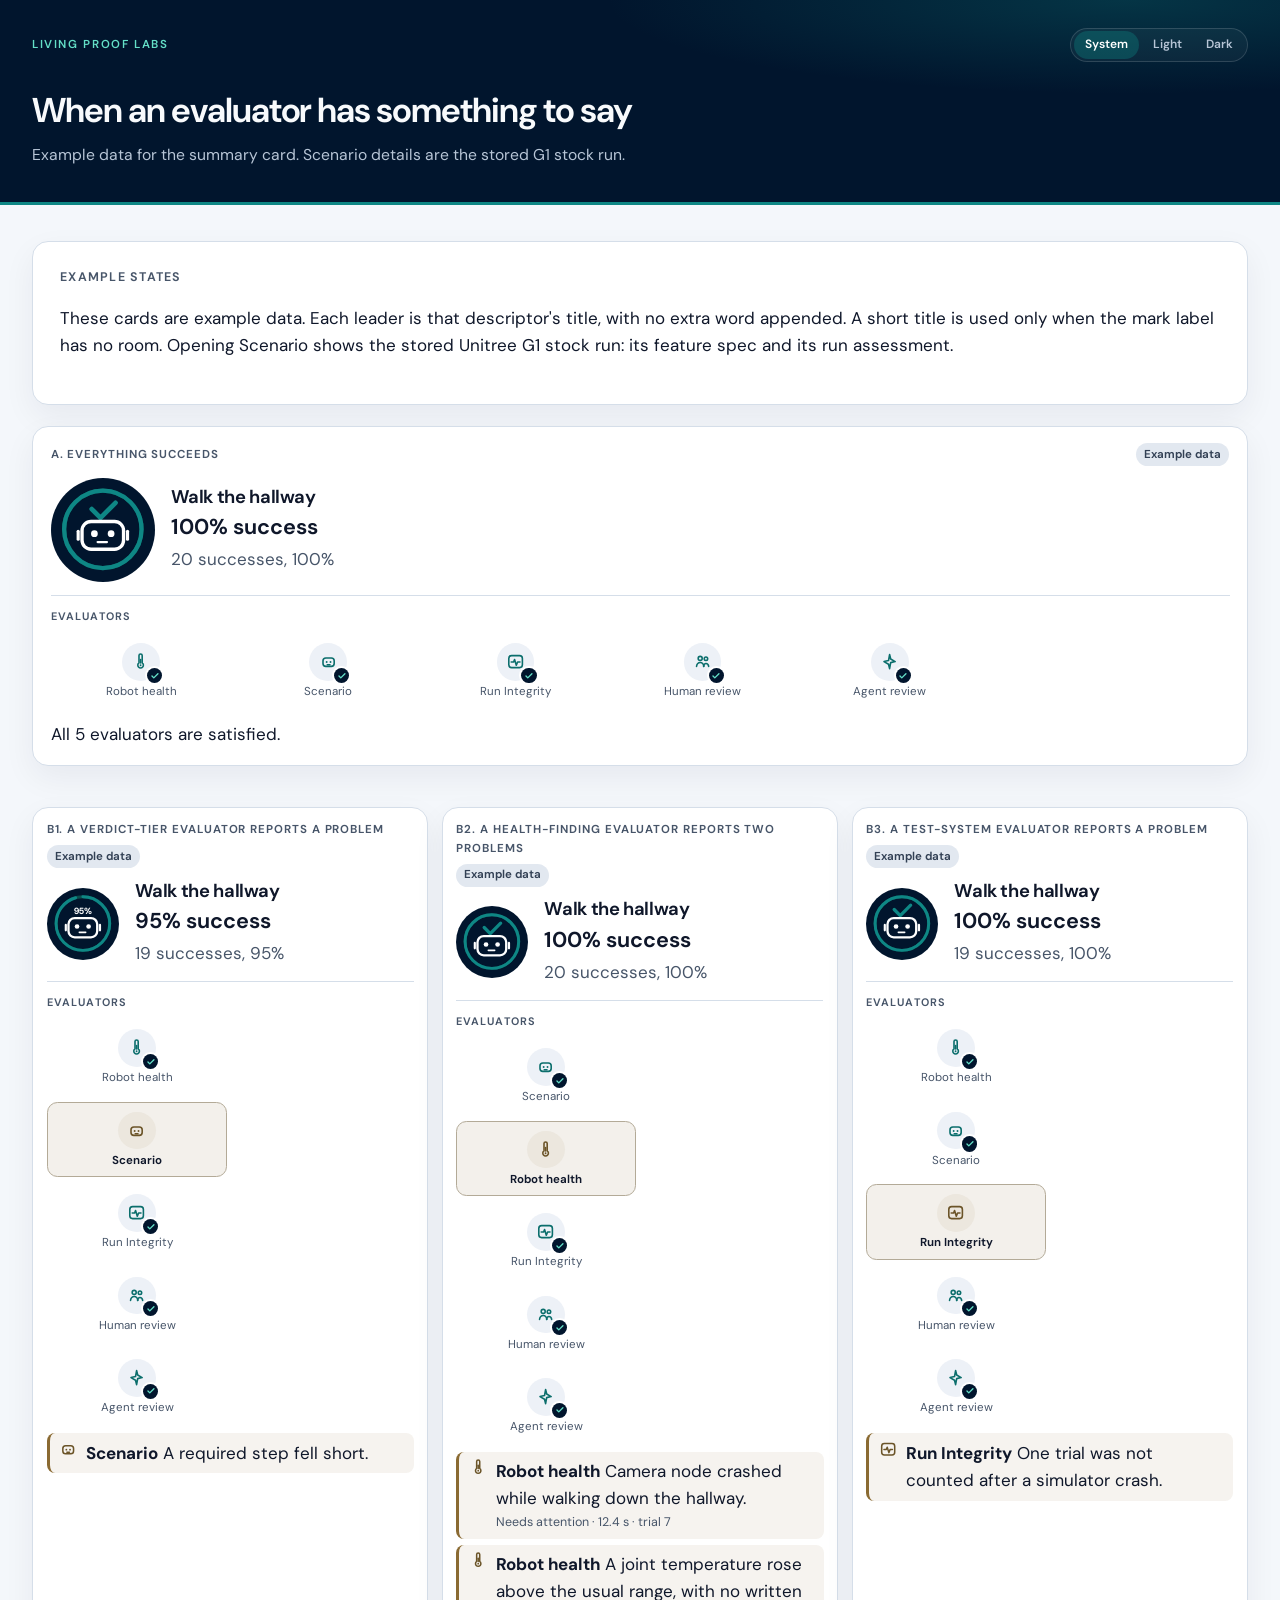
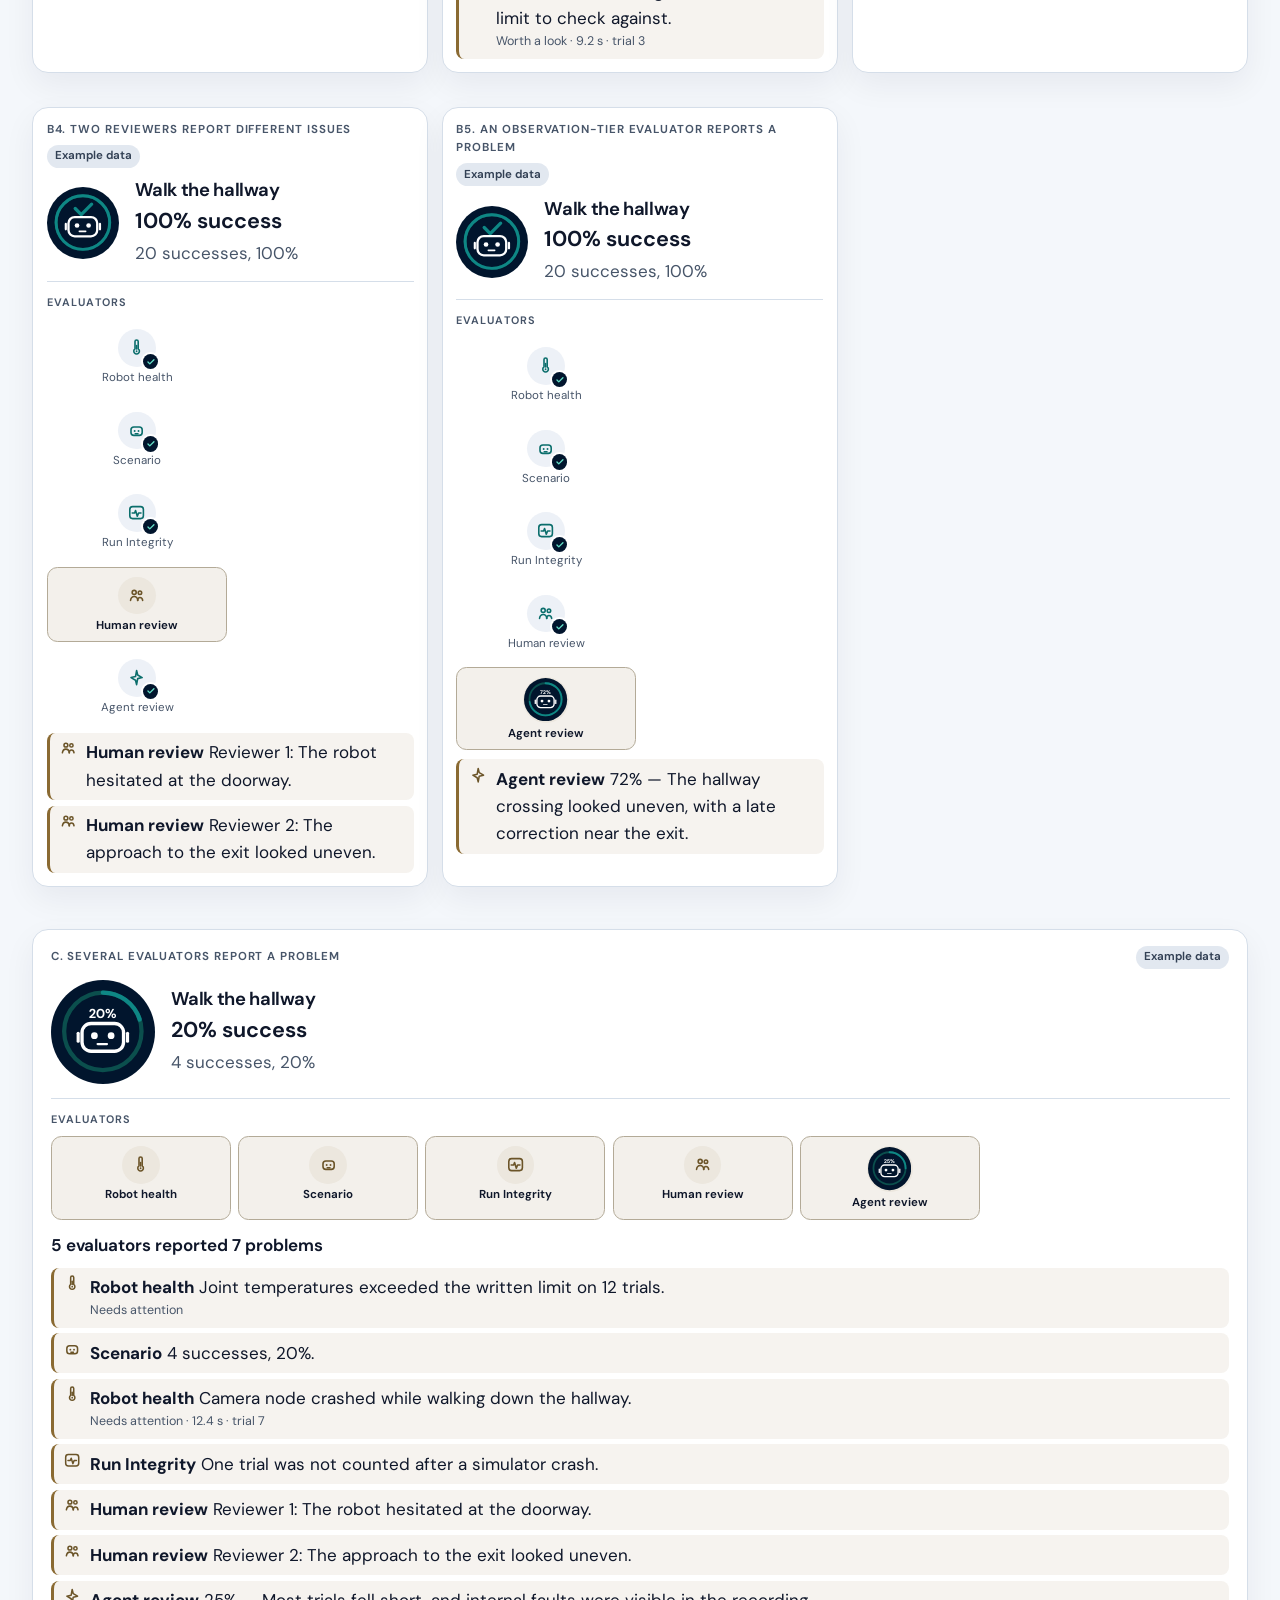
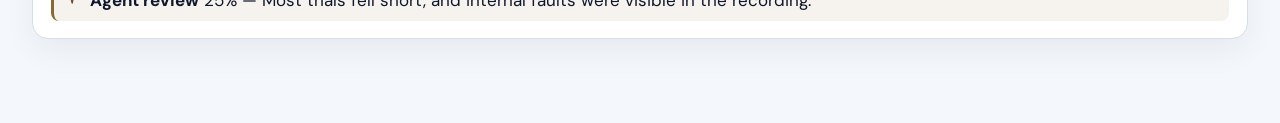
<file: docs/evaluator-summary/fixtures.html>
<!doctype html><html lang='en'><meta charset='utf-8'><meta name='viewport' content='width=device-width, initial-scale=1'><title>When an evaluator has something to say</title><style>/*
Copyright 2014 The DM Sans Project Authors (https://github.com/googlefonts/dm-fonts)

This Font Software is licensed under the SIL Open Font License, Version 1.1.
This license is copied below, and is also available with a FAQ at:
https://scripts.sil.org/OFL


-----------------------------------------------------------
SIL OPEN FONT LICENSE Version 1.1 - 26 February 2007
-----------------------------------------------------------

PREAMBLE
The goals of the Open Font License (OFL) are to stimulate worldwide
development of collaborative font projects, to support the font creation
efforts of academic and linguistic communities, and to provide a free and
open framework in which fonts may be shared and improved in partnership
with others.

The OFL allows the licensed fonts to be used, studied, modified and
redistributed freely as long as they are not sold by themselves. The
fonts, including any derivative works, can be bundled, embedded, 
redistributed and/or sold with any software provided that any reserved
names are not used by derivative works. The fonts and derivatives,
however, cannot be released under any other type of license. The
requirement for fonts to remain under this license does not apply
to any document created using the fonts or their derivatives.

DEFINITIONS
"Font Software" refers to the set of files released by the Copyright
Holder(s) under this license and clearly marked as such. This may
include source files, build scripts and documentation.

"Reserved Font Name" refers to any names specified as such after the
copyright statement(s).

"Original Version" refers to the collection of Font Software components as
distributed by the Copyright Holder(s).

"Modified Version" refers to any derivative made by adding to, deleting,
or substituting -- in part or in whole -- any of the components of the
Original Version, by changing formats or by porting the Font Software to a
new environment.

"Author" refers to any designer, engineer, programmer, technical
writer or other person who contributed to the Font Software.

PERMISSION & CONDITIONS
Permission is hereby granted, free of charge, to any person obtaining
a copy of the Font Software, to use, study, copy, merge, embed, modify,
redistribute, and sell modified and unmodified copies of the Font
Software, subject to the following conditions:

1) Neither the Font Software nor any of its individual components,
in Original or Modified Versions, may be sold by itself.

2) Original or Modified Versions of the Font Software may be bundled,
redistributed and/or sold with any software, provided that each copy
contains the above copyright notice and this license. These can be
included either as stand-alone text files, human-readable headers or
in the appropriate machine-readable metadata fields within text or
binary files as long as those fields can be easily viewed by the user.

3) No Modified Version of the Font Software may use the Reserved Font
Name(s) unless explicit written permission is granted by the corresponding
Copyright Holder. This restriction only applies to the primary font name as
presented to the users.

4) The name(s) of the Copyright Holder(s) or the Author(s) of the Font
Software shall not be used to promote, endorse or advertise any
Modified Version, except to acknowledge the contribution(s) of the
Copyright Holder(s) and the Author(s) or with their explicit written
permission.

5) The Font Software, modified or unmodified, in part or in whole,
must be distributed entirely under this license, and must not be
distributed under any other license. The requirement for fonts to
remain under this license does not apply to any document created
using the Font Software.

TERMINATION
This license becomes null and void if any of the above conditions are
not met.

DISCLAIMER
THE FONT SOFTWARE IS PROVIDED "AS IS", WITHOUT WARRANTY OF ANY KIND,
EXPRESS OR IMPLIED, INCLUDING BUT NOT LIMITED TO ANY WARRANTIES OF
MERCHANTABILITY, FITNESS FOR A PARTICULAR PURPOSE AND NONINFRINGEMENT
OF COPYRIGHT, PATENT, TRADEMARK, OR OTHER RIGHT. IN NO EVENT SHALL THE
COPYRIGHT HOLDER BE LIABLE FOR ANY CLAIM, DAMAGES OR OTHER LIABILITY,
INCLUDING ANY GENERAL, SPECIAL, INDIRECT, INCIDENTAL, OR CONSEQUENTIAL
DAMAGES, WHETHER IN AN ACTION OF CONTRACT, TORT OR OTHERWISE, ARISING
FROM, OUT OF THE USE OR INABILITY TO USE THE FONT SOFTWARE OR FROM
OTHER DEALINGS IN THE FONT SOFTWARE.
*/
@font-face{font-family:'DM Sans';font-style:normal;font-weight:100 1000;font-display:swap;src:url([data-uri]) format('woff2');unicode-range:U+0100-02BA, U+02BD-02C5, U+02C7-02CC, U+02CE-02D7, U+02DD-02FF, U+0304, U+0308, U+0329, U+1D00-1DBF, U+1E00-1E9F, U+1EF2-1EFF, U+2020, U+20A0-20AB, U+20AD-20C4, U+2113, U+2C60-2C7F, U+A720-A7FF;}@font-face{font-family:'DM Sans';font-style:normal;font-weight:100 1000;font-display:swap;src:url([data-uri]) format('woff2');unicode-range:U+0000-00FF, U+0131, U+0152-0153, U+02BB-02BC, U+02C6, U+02DA, U+02DC, U+0304, U+0308, U+0329, U+2000-206F, U+20AC, U+2122, U+2191, U+2193, U+2212, U+2215, U+FEFF, U+FFFD;}:root {
  color-scheme: light;
  --font-sans: "DM Sans", system-ui, -apple-system, "Segoe UI", sans-serif;
  --navy: #01152d;
  --teal: #0e8785;
  --teal-bright: #64dfc7;
  --track: #0b4f4d;
  --text: #0f172a;
  --text-muted: #475569;
  --bg: #f4f7fb;
  --bg-muted: #e8eef5;
  --surface: #ffffff;
  --border: #d5dee9;
  --border-strong: #c3cedb;
  --shadow: 0 12px 32px rgba(1, 21, 45, 0.06);
  --chip-pass-fg: #0f5f5c;
  --chip-pass-bg: #d7f3ef;
  --chip-fail-fg: #9f1239;
  --chip-fail-bg: #ffe4e6;
  --chip-warn-fg: #92400e;
  --chip-warn-bg: #fef3c7;
  --chip-muted-fg: #334155;
  --chip-muted-bg: #e2e8f0;
  --header-text: #f8fafc;
  --header-muted: #b7c5d6;
  --focus: #0e8785;
  --pre-bg: #0b1120;
  --pre-text: #e2e8f0;
  --link: #0b6e6c;
  --link-hover: #08524f;
  --speak: #8a6a32;
  --speak-text: #6b5428;
}

@media (prefers-color-scheme: dark) {
  :root {
    color-scheme: dark;
    --text: #e2e8f0;
    --text-muted: #94a3b8;
    --bg: #0b1120;
    --bg-muted: #111827;
    --surface: #151f32;
    --border: #2a364a;
    --border-strong: #3d4b63;
    --shadow: 0 16px 40px rgba(0, 0, 0, 0.35);
    --chip-pass-fg: #5eead4;
    --chip-pass-bg: #0f2e2b;
    --chip-fail-fg: #fda4af;
    --chip-fail-bg: #4c0519;
    --chip-warn-fg: #fcd34d;
    --chip-warn-bg: #33260a;
    --chip-muted-fg: #cbd5e1;
    --chip-muted-bg: #1e293b;
    --link: #64dfc7;
    --link-hover: #8ef3e4;
    --speak: #c4a46a;
    --speak-text: #e0c48a;
  }
}

html:has(#theme-light:checked) {
  color-scheme: light;
  --text: #0f172a;
  --text-muted: #475569;
  --bg: #f4f7fb;
  --bg-muted: #e8eef5;
  --surface: #ffffff;
  --border: #d5dee9;
  --border-strong: #c3cedb;
  --shadow: 0 12px 32px rgba(1, 21, 45, 0.06);
  --chip-pass-fg: #0f5f5c;
  --chip-pass-bg: #d7f3ef;
  --chip-fail-fg: #9f1239;
  --chip-fail-bg: #ffe4e6;
  --chip-warn-fg: #92400e;
  --chip-warn-bg: #fef3c7;
  --chip-muted-fg: #334155;
  --chip-muted-bg: #e2e8f0;
  --link: #0b6e6c;
  --link-hover: #08524f;
  --speak: #8a6a32;
  --speak-text: #6b5428;
}

html:has(#theme-dark:checked) {
  color-scheme: dark;
  --text: #e2e8f0;
  --text-muted: #94a3b8;
  --bg: #0b1120;
  --bg-muted: #111827;
  --surface: #151f32;
  --border: #2a364a;
  --border-strong: #3d4b63;
  --shadow: 0 16px 40px rgba(0, 0, 0, 0.35);
  --chip-pass-fg: #5eead4;
  --chip-pass-bg: #0f2e2b;
  --chip-fail-fg: #fda4af;
  --chip-fail-bg: #4c0519;
  --chip-warn-fg: #fcd34d;
  --chip-warn-bg: #33260a;
  --chip-muted-fg: #cbd5e1;
  --chip-muted-bg: #1e293b;
  --link: #64dfc7;
  --link-hover: #8ef3e4;
  --speak: #c4a46a;
  --speak-text: #e0c48a;
}

*, *::before, *::after { box-sizing: border-box; }

html { scroll-behavior: auto; }

body {
  margin: 0;
  font-family: var(--font-sans);
  font-size: 1.0625rem;
  line-height: 1.6;
  color: var(--text);
  background: var(--bg);
  -webkit-font-smoothing: antialiased;
}

main, .wrap, .hero, .hero > div, dl, dd, section { min-width: 0; }

body, table, .num {
  font-variant-numeric: tabular-nums;
  font-feature-settings: "tnum" 1;
}

a {
  color: var(--link);
  text-decoration-thickness: 1px;
  text-underline-offset: 0.15em;
}

a:hover { color: var(--link-hover); }

a:focus-visible, button:focus-visible, summary:focus-visible, input:focus-visible,
.card[role="region"]:focus-visible {
  outline: 3px solid var(--focus);
  outline-offset: 3px;
}

.masthead {
  background:
    radial-gradient(ellipse 70% 80% at 88% 0%, rgba(14, 135, 133, 0.28), transparent 58%),
    var(--navy);
  color: var(--header-text);
  border-bottom: 3px solid var(--teal);
}

.masthead-inner, .wrap, main {
  width: min(76rem, 100% - 2.5rem);
  margin-inline: auto;
}

.masthead-inner {
  padding: 1.75rem 0 2.15rem;
}

.masthead-top {
  display: flex;
  align-items: center;
  justify-content: space-between;
  gap: 1rem;
  margin-bottom: 1.75rem;
}

.eyebrow {
  margin: 0;
  text-transform: uppercase;
  letter-spacing: 0.14em;
  font-size: 0.72rem;
  font-weight: 600;
  color: var(--teal-bright);
}

.run-history { margin: -0.85rem 0 1.35rem; }

.masthead .run-history a {
  color: var(--header-text);
  font-weight: 650;
  text-decoration: none;
}

.masthead .run-history a:hover { color: var(--teal-bright); }

.theme {
  position: relative;
  display: flex;
  gap: 0.15rem;
  margin: 0;
  min-inline-size: 0;
  padding: 0.15rem;
  border: 1px solid rgba(255, 255, 255, 0.14);
  border-radius: 999px;
  background: rgba(255, 255, 255, 0.04);
}

.theme legend {
  position: absolute;
  width: 1px;
  height: 1px;
  padding: 0;
  margin: -1px;
  overflow: hidden;
  clip: rect(0 0 0 0);
  white-space: nowrap;
  border: 0;
}

.theme label {
  display: inline-flex;
  align-items: center;
  justify-content: center;
  min-height: 1.7rem;
  padding: 0 0.7rem;
  border-radius: 999px;
  font-size: 0.75rem;
  font-weight: 600;
  color: var(--header-muted);
  cursor: pointer;
}

.theme input {
  position: absolute;
  opacity: 0;
  pointer-events: none;
}

.theme label:has(input:checked) {
  background: rgba(14, 135, 133, 0.35);
  color: #fff;
}

.theme label:hover { color: #fff; }

.theme label:focus-within {
  outline: 3px solid var(--teal-bright);
  outline-offset: 2px;
}

.hero {
  display: grid;
  gap: 1.75rem;
  align-items: center;
}

@media (min-width: 720px) {
  .hero {
    grid-template-columns: minmax(0, 1fr) auto;
    gap: 2.5rem;
  }
}

.masthead h1 {
  margin: 0 0 0.75rem;
  font-size: clamp(1.65rem, 3vw, 2.15rem);
  font-weight: 650;
  letter-spacing: -0.03em;
  line-height: 1.2;
  color: var(--header-text);
}

.masthead .lede {
  margin: 0;
  max-width: 40rem;
  color: var(--header-muted);
  font-size: 0.98rem;
  line-height: 1.55;
}

.grades {
  display: flex;
  flex-wrap: wrap;
  gap: 1.5rem 2rem;
  align-items: center;
}

.masthead .grade {
  display: flex;
  align-items: center;
  gap: 1.1rem;
}

.masthead .grade svg {
  width: 6.5rem;
  height: 6.5rem;
  flex: none;
  display: block;
}

.masthead .grade .meta { min-width: 0; }

.masthead .grade .caption {
  margin: 0 0 0.65rem;
  color: var(--header-muted);
  font-size: 0.9rem;
}

main {
  padding: 2.25rem 0 4rem;
  display: grid;
  gap: 1.35rem;
}

.card {
  background: var(--surface);
  border: 1px solid var(--border);
  border-radius: 1rem;
  box-shadow: var(--shadow);
  padding: 1.6rem 1.7rem 1.7rem;
  min-width: 0;
  overflow-x: auto;
}

.card > h2, #summary > h2, #summary > h3, .evidence h2, .table-wrap > h2, details summary {
  margin: 0 0 1.1rem;
  font-size: 0.78rem;
  font-weight: 650;
  letter-spacing: 0.1em;
  text-transform: uppercase;
  color: var(--text-muted);
}

section.run + section.run,
#summary .run + h3,
.verdict + .verdict,
.run-detail > section + section {
  margin-top: 1.5rem;
  padding-top: 1.5rem;
  border-top: 1px solid var(--border);
}

section.run h3, .context > h3, .failures > h3, .trials > h3 {
  margin: 0 0 1rem;
  font-size: 1.15rem;
  font-weight: 650;
  letter-spacing: -0.02em;
  text-transform: none;
  color: var(--text);
}

.failures h4 {
  margin: 1.25rem 0 0.7rem;
  font-size: 0.95rem;
  font-weight: 650;
}

.verdict p { margin: 0 0 0.75rem; }
.verdict p:last-child { margin-bottom: 0; }
.verdict .robot {
  font-weight: 650;
  font-size: 1.2rem;
  letter-spacing: -0.02em;
}
.verdict .grade {
  margin: 0.15rem 0 0.75rem;
  font-size: 1.85rem;
  font-weight: 700;
  letter-spacing: 0.04em;
}
.verdict[data-grade="PASS"] .grade { color: var(--chip-pass-fg); }
.verdict[data-grade="FAIL"] .grade { color: var(--chip-fail-fg); }
.verdict[data-grade="INSUFFICIENT_EVIDENCE"] .grade { color: var(--chip-warn-fg); }
.verdict[data-grade="INCOMPATIBLE"] .grade { color: var(--chip-muted-fg); }
.verdict .facts {
  margin: 0 0 0.9rem;
  padding-left: 1.15rem;
  color: var(--text-muted);
}

dl {
  display: grid;
  grid-template-columns: minmax(8.5rem, 14rem) minmax(0, 1fr);
  gap: 0.55rem 1.5rem;
  margin: 0;
}

dt {
  margin: 0;
  font-size: 0.78rem;
  font-weight: 600;
  letter-spacing: 0.06em;
  text-transform: uppercase;
  color: var(--text-muted);
  padding-top: 0.15rem;
}

dd, td, .lede, .caption {
  min-width: 0;
  overflow-wrap: anywhere;
}

dd { margin: 0; }

dd ul { margin: 0.2rem 0 0; padding-left: 1.1rem; }

.muted, .limit { color: var(--text-muted); }
.limit { font-size: 0.9rem; }

.note {
  border-left: 4px solid var(--chip-warn-fg);
  padding: 0.55rem 0.9rem;
  background: var(--chip-warn-bg);
  border-radius: 0.35rem;
}

code { font-size: 0.92em; }

.table-wrap { overflow-x: auto; }

table {
  width: 100%;
  border-collapse: collapse;
  font-size: 0.95rem;
}

th, td {
  text-align: left;
  vertical-align: top;
  padding: 0.85rem 1rem;
  border: 0;
  border-bottom: 1px solid var(--border);
}

thead th {
  position: sticky;
  top: 0;
  font-size: 0.72rem;
  font-weight: 650;
  letter-spacing: 0.08em;
  text-transform: uppercase;
  color: var(--text-muted);
  background: var(--bg-muted);
  border-bottom: 1px solid var(--border-strong);
  white-space: nowrap;
}

tbody tr:last-child td { border-bottom: 0; }

tbody tr:hover td { background: color-mix(in srgb, var(--bg-muted) 70%, transparent); }

.chip {
  display: inline-flex;
  align-items: center;
  min-height: 1.55rem;
  padding: 0.1rem 0.6rem;
  border-radius: 999px;
  font-size: 0.75rem;
  font-weight: 700;
  letter-spacing: 0.04em;
  line-height: 1.3;
}

.chip-pass, .chip.pass { color: var(--chip-pass-fg); background: var(--chip-pass-bg); }
.chip-fail { color: var(--chip-fail-fg); background: var(--chip-fail-bg); }
.chip-warn { color: var(--chip-warn-fg); background: var(--chip-warn-bg); }
.chip-muted { color: var(--chip-muted-fg); background: var(--chip-muted-bg); }

.chips {
  list-style: none;
  margin: 0.35rem 0 0;
  padding: 0;
  display: flex;
  flex-wrap: wrap;
  gap: 0.4rem;
}

.evidence ul {
  margin: 0;
  padding: 0;
  list-style: none;
  display: grid;
  gap: 0.55rem;
}

.evidence li {
  padding: 0.65rem 0.85rem;
  border-radius: 0.55rem;
  background: var(--bg-muted);
}

.evidence li.is-kept {
  color: var(--chip-pass-fg);
  background: var(--chip-pass-bg);
}

.evidence-kept-note,
.evidence-kept {
  color: var(--chip-pass-fg);
  font-weight: 650;
}

.evidence-kept-note { margin: 0 0 0.9rem; }

.evidence-kept { margin: 0.15rem 0 0; }

.evidence-why {
  margin: 0.25rem 0 0;
  color: var(--text-muted);
}

.evidence-video video {
  display: block;
  width: 100%;
  max-width: 40rem;
  margin-top: 0.55rem;
  border-radius: 0.55rem;
  background: var(--navy);
}

details summary {
  list-style: none;
  cursor: pointer;
  margin: 0;
}

details summary::-webkit-details-marker { display: none; }

details summary::after {
  content: "Show";
  float: right;
  text-transform: none;
  letter-spacing: 0;
  font-weight: 600;
  color: var(--link);
}

details[open] summary::after { content: "Hide"; }

details[open] summary { margin-bottom: 1rem; }

pre {
  margin: 0;
  padding: 1.1rem 1.2rem;
  border-radius: 0.75rem;
  background: var(--pre-bg);
  color: var(--pre-text);
  font-size: 0.82rem;
  line-height: 1.5;
  white-space: pre-wrap;
  overflow-wrap: anywhere;
}

@media (max-width: 640px) {
  .masthead-inner, .wrap, main { width: min(76rem, 100% - 1.5rem); }
  .masthead-inner { padding-top: 1.25rem; }
  .masthead-top { align-items: flex-start; }
  .card { padding: 1.2rem 1.15rem 1.3rem; border-radius: 0.85rem; }
  dl { grid-template-columns: 1fr; gap: 0.15rem 0; }
  dt { padding-top: 0.55rem; }
  .grades { justify-content: flex-start; }
  th, td { padding: 0.7rem 0.7rem; }
}

/* Scenario-step success rings. The rate bar is the share of successes, not a k-of-n marker. */

.scenario-steps h2 { margin-bottom: 1rem; }

.split { display: grid; gap: 1.1rem; }
@media (min-width: 800px) {
  .split { grid-template-columns: 1.15fr 0.85fr; align-items: start; }
  .b-grid { grid-template-columns: repeat(2, minmax(0, 1fr)); }
}
@media (min-width: 1180px) {
  .b-grid { grid-template-columns: repeat(3, minmax(0, 1fr)); }
}
.locked {
  border: 1px solid var(--border);
  border-radius: 0.85rem;
  padding: 1.05rem 1.15rem 1.15rem;
  min-width: 0;
}
.locked h3 {
  margin: 0 0 0.85rem;
  font-size: 0.74rem;
  font-weight: 650;
  letter-spacing: 0.1em;
  text-transform: uppercase;
  color: var(--text-muted);
}
.run-hero { display: flex; flex-wrap: wrap; align-items: center; gap: 1.15rem 1.4rem; }
.run-hero .badge svg { display: block; width: 8rem; height: 8rem; }
.run-hero .pct {
  margin: 0;
  font-size: clamp(1.55rem, 3vw, 2rem);
  font-weight: 650;
  letter-spacing: -0.03em;
  line-height: 1.15;
}
.run-hero .count, .run-hero .stored-status, .confidence {
  margin: 0.35rem 0 0;
  color: var(--text-muted);
}
.run-hero .count { font-size: 0.85rem; }
.run-hero .stored-status, .confidence { font-size: 0.78rem; }
.plan-note {
  margin: 1.05rem 0 0;
  padding: 0.7rem 0 0.15rem 0.95rem;
  border-left: 2px solid var(--border-strong);
  color: var(--text-muted);
  font-size: 0.8rem;
  line-height: 1.5;
  max-width: 36rem;
}
.plan-note strong { font-weight: 650; color: var(--text); }
.success-bar {
  display: block;
  height: 0.5rem;
  margin: 0.85rem 0 0.1rem;
  max-width: 28rem;
  background: var(--bg-muted);
  border-radius: 999px;
  overflow: hidden;
}
.rank-body .success-bar { margin-top: 0.45rem; max-width: 22rem; }
.success-bar > i {
  display: block;
  height: 100%;
  width: calc(var(--p) * 1%);
  background: var(--teal);
  border-radius: 999px;
}
.step-intro, .close-note, .sources, .foot {
  margin: 0;
  color: var(--text-muted);
  font-size: 0.88rem;
}
.step-intro { margin: -0.4rem 0 0.9rem; }
.close-note { margin: 0.15rem 0 0.35rem; }
.sources { margin-top: 0.8rem; font-size: 0.75rem; line-height: 1.5; max-width: 52rem; }
.sources code { font-size: 0.92em; }
.foot {
  display: flex;
  flex-wrap: wrap;
  align-items: center;
  gap: 0.55rem 0.85rem;
  margin-top: 1rem;
  font-size: 0.85rem;
}
.step-list { display: grid; }
.step { border-bottom: 1px solid var(--border); }
.step:last-of-type { border-bottom: 0; }
.step-summary {
  display: grid;
  grid-template-columns: 2.1rem 5.5rem minmax(0, 1fr);
  gap: 0.85rem 1rem;
  align-items: center;
  padding: 0.95rem 0;
  cursor: pointer;
  list-style: none;
  margin: 0;
  color: inherit;
  font-size: 1rem;
  font-weight: 400;
  letter-spacing: normal;
  text-transform: none;
}
.step-summary::-webkit-details-marker, .step-summary::marker { content: ""; }
.step-summary::after { content: none; float: none; }
details[open] > .step-summary { margin-bottom: 0; }
details[open] > .step-summary::after { content: none; }
.step-summary .badge svg { width: 5.5rem; height: 5.5rem; display: block; }
.step-name {
  margin: 0;
  font-size: 1.08rem;
  font-weight: 650;
  letter-spacing: -0.02em;
  line-height: 1.3;
  text-transform: none;
  color: var(--text);
}
.step-meta {
  display: flex;
  flex-wrap: wrap;
  align-items: center;
  gap: 0.35rem 0.7rem;
  margin: 0.3rem 0 0;
  color: var(--text-muted);
  font-size: 0.82rem;
}
.step-meta .count { margin: 0; font-size: 0.82rem; color: var(--text-muted); }
.eval-line {
  display: inline-flex;
  align-items: center;
  gap: 0.35rem;
  color: var(--text-muted);
  font-size: 0.82rem;
}
.eval-icon { width: 1rem; height: 1rem; flex: none; color: var(--link); }
.disclose {
  display: inline-flex;
  align-items: center;
  gap: 0.35rem;
  margin-left: auto;
  color: var(--link);
  font-weight: 650;
  font-size: 0.78rem;
}
.disclose .chevron {
  display: inline-block;
  width: 0.42rem;
  height: 0.42rem;
  border-right: 2px solid currentColor;
  border-bottom: 2px solid currentColor;
  transform: rotate(45deg) translate(-1px, -1px);
}
details[open] > .step-summary .chevron { transform: rotate(-135deg) translate(-1px, -1px); }
.disclose-open { display: none; }
details[open] > .step-summary .disclose-closed { display: none; }
details[open] > .step-summary .disclose-open { display: inline; }
.complete {
  display: block;
  margin-top: 0.25rem;
  font-size: 0.78rem;
  color: var(--text-muted);
}
.trial-panel { padding: 0 0 1.15rem; min-width: 0; }
@media (min-width: 801px) {
  .trial-panel { padding-left: calc(2.1rem + 5.5rem + 2rem); }
}
.trial-note { margin: 0 0 0.65rem; color: var(--text-muted); font-size: 0.8rem; }
.trial-table { width: 100%; border-collapse: collapse; font-size: 0.88rem; }
.trial-table th, .trial-table td {
  text-align: left;
  vertical-align: top;
  padding: 0.55rem 0.7rem;
  border-bottom: 1px solid var(--border);
}
.trial-table thead th {
  position: static;
  font-size: 0.68rem;
  font-weight: 650;
  letter-spacing: 0.08em;
  text-transform: uppercase;
  color: var(--text-muted);
  background: var(--bg-muted);
  border-bottom: 1px solid var(--border-strong);
  white-space: nowrap;
}
.trial-table tbody tr:last-child td { border-bottom: 0; }
.trial-table tbody tr.is-success td {
  background: color-mix(in srgb, var(--teal) 5%, transparent);
}
.trial-table .time-kind, .trial-table .margin-note {
  display: block;
  color: var(--text-muted);
  font-size: 0.75rem;
  font-weight: 500;
}
.step-result {
  display: inline-flex;
  align-items: center;
  gap: 0.35rem;
  font-weight: 650;
  font-size: 0.86rem;
}
.step-result-success { color: var(--link); }
.step-result-success svg { width: 0.85rem; height: 0.85rem; flex: none; }
.step-result-quiet, .step-result-neutral { color: var(--text-muted); font-weight: 550; }
.place {
  font-weight: 700;
  font-size: 1.15rem;
  letter-spacing: -0.03em;
  color: var(--text-muted);
}
.place.tie { font-size: 0.95rem; letter-spacing: 0; }
.nowrap { white-space: nowrap; }

@media (max-width: 700px) {
  .run-hero .badge svg { width: 6.25rem; height: 6.25rem; }
  .step-summary {
    grid-template-columns: 1.6rem 4.4rem minmax(0, 1fr);
    gap: 0.55rem 0.7rem;
    align-items: start;
  }
  .step-summary .badge svg { width: 4.4rem; height: 4.4rem; }
  .step-summary .place { padding-top: 1.15rem; }
  .step-name { font-size: 0.98rem; }
  .step-name .colon { display: none; }
  .step-name .rate { display: block; margin-top: 0.1rem; }
  .trial-table thead {
    position: absolute;
    width: 1px;
    height: 1px;
    overflow: hidden;
    clip: rect(0 0 0 0);
  }
  .trial-table, .trial-table tbody, .trial-table tr, .trial-table td { display: block; width: 100%; }
  .trial-table tr { padding: 0.7rem 0.15rem; border-bottom: 1px solid var(--border); }
  .trial-table tbody tr:last-child { border-bottom: 0; }
  .trial-table td {
    display: grid;
    grid-template-columns: 8.2rem minmax(0, 1fr);
    gap: 0.35rem 0.75rem;
    padding: 0.15rem 0;
    border: 0;
  }
  .trial-table td::before {
    content: attr(data-label);
    font-size: 0.68rem;
    font-weight: 650;
    letter-spacing: 0.08em;
    text-transform: uppercase;
    color: var(--text-muted);
    padding-top: 0.15rem;
  }
  .eval-mark:has(.eval-name-short) .eval-name-full { display: none; }
  .eval-name-short { display: block; }
  .summary-hero .badge svg { width: 5.5rem; height: 5.5rem; }
}

@media print {
  :root, html:has(#theme-dark:checked) {
    color-scheme: light;
    --text: #0f172a;
    --text-muted: #475569;
    --bg: #fff;
    --bg-muted: #f1f5f9;
    --surface: #fff;
    --border: #cbd5e1;
    --shadow: none;
    --chip-pass-fg: #0f5f5c;
    --chip-pass-bg: #d7f3ef;
    --chip-fail-fg: #9f1239;
    --chip-fail-bg: #ffe4e6;
    --chip-warn-fg: #92400e;
    --chip-warn-bg: #fef3c7;
    --chip-muted-fg: #334155;
    --chip-muted-bg: #e2e8f0;
    --link: #0b6e6c;
    --link-hover: #08524f;
  }
  .theme { display: none; }
  .masthead { -webkit-print-color-adjust: exact; print-color-adjust: exact; }
  .card { box-shadow: none; break-inside: avoid; }
  details[open] summary::after, details summary::after { content: none; }
  pre { background: #f8fafc; color: #0f172a; border: 1px solid var(--border); }
}

/* Evaluator summary card. Generic chrome; icons come from the result. */
.summary-card {
  background: var(--surface);
  border: 1px solid var(--border);
  border-radius: 1rem;
  padding: 1rem 1.1rem 1.05rem;
  box-shadow: var(--shadow);
  min-width: 0;
  margin-bottom: 1.25rem;
}
.summary-card.is-compact { padding: 0.8rem 0.85rem 0.85rem; }
.card-head {
  display: flex;
  flex-wrap: wrap;
  align-items: center;
  justify-content: space-between;
  gap: 0.35rem 0.7rem;
  margin-bottom: 0.7rem;
}
.state-kicker {
  margin: 0;
  font-size: 0.72rem;
  font-weight: 650;
  letter-spacing: 0.08em;
  text-transform: uppercase;
  color: var(--text-muted);
}
.example-tag {
  margin: 0;
  padding: 0.15rem 0.5rem;
  border-radius: 999px;
  background: var(--chip-muted-bg);
  color: var(--chip-muted-fg);
  font-size: 0.72rem;
  font-weight: 650;
}
.summary-hero {
  display: flex;
  align-items: center;
  gap: 0.85rem 1rem;
  min-width: 0;
}
.summary-hero .badge svg { width: 6.5rem; height: 6.5rem; display: block; }
.summary-card.is-compact .summary-hero .badge svg { width: 4.5rem; height: 4.5rem; }
.summary-hero .run-title {
  margin: 0;
  font-size: 1.15rem;
  font-weight: 650;
  letter-spacing: -0.02em;
  line-height: 1.25;
}
.summary-hero .pct { margin: 0.1rem 0 0; font-size: 1.35rem; font-weight: 650; }
.summary-hero .count, .summary-hero .stored-status { margin: 0.1rem 0 0; color: var(--text-muted); }
.evaluators {
  margin-top: 0.85rem;
  padding-top: 0.75rem;
  border-top: 1px solid var(--border);
  container-type: inline-size;
  container-name: evaluators;
}
.evaluators-label {
  margin: 0 0 0.5rem;
  font-size: 0.68rem;
  font-weight: 650;
  letter-spacing: 0.1em;
  text-transform: uppercase;
  color: var(--text-muted);
}
.eval-row {
  --eval-card-width: 11.25rem; /* 180px */
  --eval-gap: 0.45rem;
  display: flex;
  flex-wrap: wrap;
  justify-content: flex-start;
  align-items: stretch;
  gap: var(--eval-gap);
  margin: 0;
  padding: 0;
}
.eval-mark {
  display: flex;
  flex-direction: column;
  align-items: center;
  justify-content: flex-start;
  gap: 0.28rem;
  text-align: center;
  min-width: 0;
  box-sizing: border-box;
  width: 100%;
  height: 100%;
  margin: 0;
  padding: 0.55rem 0.45rem 0.5rem;
  border-radius: 0.65rem;
  border: 1px solid transparent;
  background: transparent;
  color: inherit;
  font: inherit;
  letter-spacing: normal;
  text-transform: none;
}
.eval-mark .eval-face {
  position: relative;
  width: 2.35rem;
  height: 2.35rem;
  display: grid;
  place-items: center;
  border-radius: 999px;
  background: color-mix(in srgb, var(--bg-muted) 80%, var(--surface));
  color: var(--link);
}
.eval-mark .mark-svg svg { width: 1.2rem; height: 1.2rem; display: block; }
.eval-mark .eval-face .mini-ring { width: 2.7rem; height: 2.7rem; display: block; }
.eval-mark .eval-face .mini-ring svg { width: 2.7rem; height: 2.7rem; }
.eval-mark.is-graded .eval-face { width: 2.85rem; height: 2.85rem; background: transparent; }
.eval-name { font-size: 0.72rem; line-height: 1.25; color: var(--text-muted); }
.eval-name-short { display: none; }
.eval-mark .pip {
  position: absolute;
  right: -0.15rem;
  bottom: -0.15rem;
  width: 0.95rem;
  height: 0.95rem;
  border-radius: 999px;
  background: var(--navy);
  color: var(--teal-bright);
  display: grid;
  place-items: center;
  box-shadow: 0 0 0 2px var(--surface);
}
.eval-mark .pip svg { width: 0.62rem; height: 0.62rem; display: block; }
.eval-fallback { font-weight: 700; font-size: 0.95rem; line-height: 1; }
/* A mark is a tab. Its details element holds only the summary; the panel is a
   sibling of the row so it stays full width and outside the scrolling row. */
.eval-disclosure {
  flex: 0 0 var(--eval-card-width);
  width: var(--eval-card-width);
  min-width: 0;
}
.eval-disclosure > summary.eval-mark { list-style: none; cursor: pointer; }
.eval-disclosure[open] > summary.eval-mark { margin-bottom: 0; }
.eval-disclosure > summary.eval-mark::-webkit-details-marker,
.eval-disclosure > summary.eval-mark::marker { content: ""; }
.eval-disclosure > summary.eval-mark::after,
.eval-disclosure[open] > summary.eval-mark::after { content: none; float: none; }
/* Speaking: this evaluator has something to say. Not the selected state. */
.eval-disclosure:not([open]) > summary.eval-mark.is-speaking {
  background: color-mix(in srgb, var(--speak) 10%, var(--surface));
  border-color: color-mix(in srgb, var(--speak) 45%, var(--border));
}
.eval-mark.is-speaking .eval-face {
  color: var(--speak-text);
  background: color-mix(in srgb, var(--speak) 16%, var(--surface));
}
.eval-mark.is-speaking .eval-name { color: var(--text); font-weight: 650; }
/* Hover */
.eval-disclosure > summary.eval-mark:hover {
  background: color-mix(in srgb, var(--bg-muted) 85%, var(--surface));
  border-color: var(--border-strong);
}
.eval-disclosure > summary.eval-mark:hover .eval-name { color: var(--text); }
/* Selected: only the open mark, tied to the panel below by a connector. */
.eval-disclosure[open] > summary.eval-mark {
  background: color-mix(in srgb, var(--link) 9%, var(--surface));
  border-color: color-mix(in srgb, var(--link) 70%, var(--border));
  box-shadow: 0 0 0 1px color-mix(in srgb, var(--link) 35%, transparent);
  position: relative;
  z-index: 1;
}
.eval-disclosure[open] > summary.eval-mark .eval-face {
  color: var(--link);
  background: color-mix(in srgb, var(--link) 14%, var(--surface));
}
.eval-disclosure[open] > summary.eval-mark .eval-name { color: var(--text); font-weight: 650; }
.eval-disclosure[open] > summary.eval-mark.is-speaking .eval-face { color: var(--speak-text); }
.eval-disclosure[open] > summary.eval-mark::after {
  content: "";
  position: absolute;
  left: 50%;
  bottom: -0.72rem;
  width: 0.85rem;
  height: 0.85rem;
  background: color-mix(in srgb, var(--link) 9%, var(--surface));
  border-right: 1.5px solid color-mix(in srgb, var(--link) 70%, var(--border));
  border-bottom: 1.5px solid color-mix(in srgb, var(--link) 70%, var(--border));
  transform: translateX(-50%) rotate(45deg);
  z-index: 2;
}
.eval-disclosure > summary.eval-mark:focus-visible {
  outline: 3px solid var(--focus);
  outline-offset: 2px;
}
/* Browser floor: the first MAX_PANEL_TABS panels are revealed only by :has()
   (Chrome 105, Safari 15.4, Firefox 121). In an older browser an open panel for
   mark 1 to 24 stays display:none; the tab still opens, closes and shows the
   selected chrome, and marks past that open their panel through the details
   element itself, which needs no :has().
   Panels are closed unless their tab is open. The open tab's position picks the
   panel (rules generated below for the first MAX_PANEL_TABS marks); a mark past
   that keeps its panel inside its own details element. */
.eval-tabpanel { display: none; margin-top: 0.7rem; min-width: 0; }
.eval-disclosure > .eval-tabpanel { margin-top: 0.7rem; }
.eval-disclosure[open] > .eval-tabpanel { display: block; }
/* A mark past the generated panel rules: when open, its details takes the whole
   row and the panel opens full width under its (still 180px) tab. */
.eval-disclosure.eval-inline[open] { flex: 1 0 100%; width: 100%; }
.eval-disclosure.eval-inline > summary.eval-mark {
  width: var(--eval-card-width);
  height: auto; /* not the 100% of a tab in a row: the open details also holds the panel */
}
.eval-panel {
  box-sizing: border-box;
  padding: 0.75rem 0.85rem 0.85rem;
  border-radius: 0.65rem;
  border: 1px solid color-mix(in srgb, var(--link) 55%, var(--border));
  border-top: 3px solid var(--link);
  background: color-mix(in srgb, var(--link) 5%, var(--surface));
}
.eval-panel h4 { margin: 0 0 0.2rem; font-size: 0.95rem; color: var(--link); }
.eval-panel .purpose, .eval-panel .more { margin: 0.35rem 0 0; }
.eval-panel .meta, .descriptor-note { margin: 0.2rem 0 0; color: var(--text-muted); font-size: 0.86rem; }
.stored-run { box-sizing: border-box; margin-top: 0.45rem; }
/* Narrow screens: marks keep their width and the row scrolls sideways. */
@media (max-width: 640px) {
  .eval-row {
    flex-wrap: nowrap;
    overflow-x: auto;
    padding-bottom: 0.85rem;
    scrollbar-width: thin;
  }
  .eval-row .eval-disclosure { flex-shrink: 0; }
  .eval-tabpanel, .eval-disclosure > .eval-tabpanel { margin-top: 0; }
}
.callout-ok, .callout-headline, .assessment-failure { margin: 0.75rem 0 0; }
.callout-headline, .assessment-failure { font-weight: 650; }
.assessment-failure {
  padding: 0.4rem 0.6rem;
  border-radius: 0.5rem;
  border-left: 3px solid var(--speak);
  background: color-mix(in srgb, var(--speak) 8%, var(--surface));
}
.callouts { list-style: none; margin: 0.55rem 0 0; padding: 0; display: grid; gap: 0.35rem; }
.callouts li {
  display: flex;
  align-items: flex-start;
  gap: 0.55rem;
  margin: 0;
  padding: 0.4rem 0.6rem;
  border-radius: 0.5rem;
  border-left: 3px solid var(--speak);
  background: color-mix(in srgb, var(--speak) 8%, var(--surface));
}
.callout-icon { width: 1.15rem; height: 1.15rem; flex: none; color: var(--speak-text); }
.callout-icon svg { width: 1.15rem; height: 1.15rem; display: block; }
.callout-body .finding-text, .callout-body .finding-meta { margin: 0; }
.callout-body .finding-meta { color: var(--text-muted); font-size: 0.78rem; }
.b-grid { display: grid; gap: 0.85rem; }
.evaluators:has(> .eval-row > .eval-disclosure:nth-child(1)[open]) > .eval-tabpanels > .eval-tabpanel:nth-child(1) { display: block; }
.evaluators:has(> .eval-row > .eval-disclosure:nth-child(2)[open]) > .eval-tabpanels > .eval-tabpanel:nth-child(2) { display: block; }
.evaluators:has(> .eval-row > .eval-disclosure:nth-child(3)[open]) > .eval-tabpanels > .eval-tabpanel:nth-child(3) { display: block; }
.evaluators:has(> .eval-row > .eval-disclosure:nth-child(4)[open]) > .eval-tabpanels > .eval-tabpanel:nth-child(4) { display: block; }
.evaluators:has(> .eval-row > .eval-disclosure:nth-child(5)[open]) > .eval-tabpanels > .eval-tabpanel:nth-child(5) { display: block; }
.evaluators:has(> .eval-row > .eval-disclosure:nth-child(6)[open]) > .eval-tabpanels > .eval-tabpanel:nth-child(6) { display: block; }
.evaluators:has(> .eval-row > .eval-disclosure:nth-child(7)[open]) > .eval-tabpanels > .eval-tabpanel:nth-child(7) { display: block; }
.evaluators:has(> .eval-row > .eval-disclosure:nth-child(8)[open]) > .eval-tabpanels > .eval-tabpanel:nth-child(8) { display: block; }
.evaluators:has(> .eval-row > .eval-disclosure:nth-child(9)[open]) > .eval-tabpanels > .eval-tabpanel:nth-child(9) { display: block; }
.evaluators:has(> .eval-row > .eval-disclosure:nth-child(10)[open]) > .eval-tabpanels > .eval-tabpanel:nth-child(10) { display: block; }
.evaluators:has(> .eval-row > .eval-disclosure:nth-child(11)[open]) > .eval-tabpanels > .eval-tabpanel:nth-child(11) { display: block; }
.evaluators:has(> .eval-row > .eval-disclosure:nth-child(12)[open]) > .eval-tabpanels > .eval-tabpanel:nth-child(12) { display: block; }
.evaluators:has(> .eval-row > .eval-disclosure:nth-child(13)[open]) > .eval-tabpanels > .eval-tabpanel:nth-child(13) { display: block; }
.evaluators:has(> .eval-row > .eval-disclosure:nth-child(14)[open]) > .eval-tabpanels > .eval-tabpanel:nth-child(14) { display: block; }
.evaluators:has(> .eval-row > .eval-disclosure:nth-child(15)[open]) > .eval-tabpanels > .eval-tabpanel:nth-child(15) { display: block; }
.evaluators:has(> .eval-row > .eval-disclosure:nth-child(16)[open]) > .eval-tabpanels > .eval-tabpanel:nth-child(16) { display: block; }
.evaluators:has(> .eval-row > .eval-disclosure:nth-child(17)[open]) > .eval-tabpanels > .eval-tabpanel:nth-child(17) { display: block; }
.evaluators:has(> .eval-row > .eval-disclosure:nth-child(18)[open]) > .eval-tabpanels > .eval-tabpanel:nth-child(18) { display: block; }
.evaluators:has(> .eval-row > .eval-disclosure:nth-child(19)[open]) > .eval-tabpanels > .eval-tabpanel:nth-child(19) { display: block; }
.evaluators:has(> .eval-row > .eval-disclosure:nth-child(20)[open]) > .eval-tabpanels > .eval-tabpanel:nth-child(20) { display: block; }
.evaluators:has(> .eval-row > .eval-disclosure:nth-child(21)[open]) > .eval-tabpanels > .eval-tabpanel:nth-child(21) { display: block; }
.evaluators:has(> .eval-row > .eval-disclosure:nth-child(22)[open]) > .eval-tabpanels > .eval-tabpanel:nth-child(22) { display: block; }
.evaluators:has(> .eval-row > .eval-disclosure:nth-child(23)[open]) > .eval-tabpanels > .eval-tabpanel:nth-child(23) { display: block; }
.evaluators:has(> .eval-row > .eval-disclosure:nth-child(24)[open]) > .eval-tabpanels > .eval-tabpanel:nth-child(24) { display: block; }
</style><body><header class='masthead'><div class='masthead-inner'><div class='masthead-top'><p class='eyebrow'>Living Proof Labs</p><fieldset class='theme'><legend>Colour theme</legend><label><input type='radio' name='theme' id='theme-system' value='system' checked> System</label><label><input type='radio' name='theme' id='theme-light' value='light'> Light</label><label><input type='radio' name='theme' id='theme-dark' value='dark'> Dark</label></fieldset></div><div class='hero'><div><h1>When an evaluator has something to say</h1><p class='lede'>Example data for the summary card. Scenario details are the stored G1 stock run.</p></div></div></div></header><main class='wrap'><section class='card'><h2>Example states</h2><p>These cards are example data. Each leader is that descriptor's title, with no extra word appended. A short title is used only when the mark label has no room. Opening Scenario shows the stored Unitree G1 stock run: its feature spec and its run assessment.</p></section><article class='summary-card'><div class='card-head'><p class='state-kicker'>A. Everything succeeds</p><p class='example-tag'>Example data</p></div><div class='summary-hero'><div class='badge'><svg class='success-ring' xmlns='http://www.w3.org/2000/svg' viewBox='0 0 1024 1024' role='img' aria-label='Walk the hallway: 100% success' width='104' height='104'>
<title>Walk the hallway: 100% success</title>
<circle cx='512' cy='512' r='512' fill='#01152D'/>
<circle cx='510.5' cy='505.75' r='381.1' fill='none' stroke='#0B4F4D' stroke-width='42'/>
<circle cx='510.5' cy='505.75' r='381.1' fill='none' stroke='#0E8785' stroke-width='42' stroke-linecap='round' pathLength='100' stroke-dasharray='100 100' stroke-dashoffset='0' opacity='1' transform='rotate(-90 510.5 505.75)'/>
<path d='M 401 306 L 487.25 392.25 L 635 244.5' fill='none' stroke='#0E8785' stroke-width='47' stroke-linecap='round' stroke-linejoin='round' pathLength='100' stroke-dasharray='100 100' stroke-dashoffset='0' visibility='visible'/>
<g fill='#FFFFFF' font-family='DM Sans, system-ui, sans-serif' font-weight='700' text-anchor='middle' style='display:none' aria-hidden='true'>
<text x='512' y='372' font-size='104'>100%</text>
</g>
<g fill='#FFFFFF' stroke='none'>
<rect x='252' y='509' width='31' height='109' rx='15.5'/>
<rect x='738' y='509' width='31' height='109' rx='15.5'/>
</g>
<rect x='305.625' y='428.25' width='408.75' height='273.25' rx='88.5' fill='none' stroke='#FFFFFF' stroke-width='33'/>
<g fill='#FFFFFF' stroke='none'>
<circle cx='427.2' cy='547.9' r='33.2'/>
<circle cx='591.8' cy='547.9' r='33.2'/>
<rect x='448' y='620' width='114' height='22' rx='11'/>
</g>
</svg></div><div><h3 class='run-title'>Walk the hallway</h3><p class='pct'>100% success</p><p class='count'>20 successes, 100%</p></div></div><div class='evaluators'><p class='evaluators-label'>Evaluators</p><div class='eval-row' role='tablist' aria-label='Evaluators' style='--eval-count:5'><details class='eval-disclosure' name='card-a' role='none'><summary class='eval-mark is-quiet' role='tab' id='card-a-tab-1' aria-controls='card-a-panel-1' aria-selected='false'><span class='eval-face' role='img' aria-label='Robot health'><span class='mark-svg'><svg xmlns="http://www.w3.org/2000/svg" viewBox="0 0 24 24" fill="none"><path d="M10 4.5a2 2 0 0 1 4 0v9.15a3.5 3.5 0 1 1-4 0V4.5z" stroke="currentColor" stroke-width="2" stroke-linejoin="round"/><path d="M12 9.5v4.2" stroke="currentColor" stroke-width="2" stroke-linecap="round"/><circle cx="12" cy="16.6" r="1.15" fill="currentColor"/></svg></span><span class='pip' aria-hidden='true'><svg xmlns='http://www.w3.org/2000/svg' viewBox='0 0 16 16' aria-hidden='true' focusable='false'><path d='M3.2 8.2 6.1 11.1 12.8 4.4' fill='none' stroke='currentColor' stroke-width='2.2' stroke-linecap='round' stroke-linejoin='round'/></svg></span></span><span class='eval-name eval-name-full'>Robot health</span><span class='eval-name eval-name-short'>Rob health</span></summary></details><details class='eval-disclosure' name='card-a' role='none'><summary class='eval-mark is-quiet' role='tab' id='card-a-tab-2' aria-controls='card-a-panel-2' aria-selected='false'><span class='eval-face' role='img' aria-label='Scenario'><span class='mark-svg'><svg xmlns="http://www.w3.org/2000/svg" viewBox="0 0 24 24" fill="none"><rect x="5" y="7.5" width="14" height="10.5" rx="3.6" stroke="currentColor" stroke-width="2"/><circle cx="9.6" cy="12.6" r="1.2" fill="currentColor"/><circle cx="14.4" cy="12.6" r="1.2" fill="currentColor"/><path d="M10.2 16h3.6" stroke="currentColor" stroke-width="1.7" stroke-linecap="round"/></svg></span><span class='pip' aria-hidden='true'><svg xmlns='http://www.w3.org/2000/svg' viewBox='0 0 16 16' aria-hidden='true' focusable='false'><path d='M3.2 8.2 6.1 11.1 12.8 4.4' fill='none' stroke='currentColor' stroke-width='2.2' stroke-linecap='round' stroke-linejoin='round'/></svg></span></span><span class='eval-name eval-name-full'>Scenario</span></summary></details><details class='eval-disclosure' name='card-a' role='none'><summary class='eval-mark is-quiet' role='tab' id='card-a-tab-3' aria-controls='card-a-panel-3' aria-selected='false'><span class='eval-face' role='img' aria-label='Run Integrity'><span class='mark-svg'><svg xmlns="http://www.w3.org/2000/svg" viewBox="0 0 24 24" fill="none"><rect x="3.5" y="4.5" width="17" height="15" rx="3.5" stroke="currentColor" stroke-width="2"/><path d="M6.5 12.5h3l1.2-3 2.2 7 1.6-4H17.5" stroke="currentColor" stroke-width="2" stroke-linecap="round" stroke-linejoin="round"/></svg></span><span class='pip' aria-hidden='true'><svg xmlns='http://www.w3.org/2000/svg' viewBox='0 0 16 16' aria-hidden='true' focusable='false'><path d='M3.2 8.2 6.1 11.1 12.8 4.4' fill='none' stroke='currentColor' stroke-width='2.2' stroke-linecap='round' stroke-linejoin='round'/></svg></span></span><span class='eval-name eval-name-full'>Run Integrity</span><span class='eval-name eval-name-short'>Run Integ</span></summary></details><details class='eval-disclosure' name='card-a' role='none'><summary class='eval-mark is-quiet' role='tab' id='card-a-tab-4' aria-controls='card-a-panel-4' aria-selected='false'><span class='eval-face' role='img' aria-label='Human review'><span class='mark-svg'><svg xmlns="http://www.w3.org/2000/svg" viewBox="0 0 24 24" fill="none"><circle cx="9" cy="8" r="2.5" stroke="currentColor" stroke-width="2"/><path d="M4.4 18c.5-3.1 2.4-4.8 4.6-4.8s4.1 1.7 4.6 4.8" stroke="currentColor" stroke-width="2" stroke-linecap="round"/><circle cx="16.2" cy="8.4" r="2.15" stroke="currentColor" stroke-width="2"/><path d="M13.2 18c.35-2.35 1.6-3.6 3-3.6 1.7 0 3.1 1.4 3.4 3.6" stroke="currentColor" stroke-width="2" stroke-linecap="round"/></svg></span><span class='pip' aria-hidden='true'><svg xmlns='http://www.w3.org/2000/svg' viewBox='0 0 16 16' aria-hidden='true' focusable='false'><path d='M3.2 8.2 6.1 11.1 12.8 4.4' fill='none' stroke='currentColor' stroke-width='2.2' stroke-linecap='round' stroke-linejoin='round'/></svg></span></span><span class='eval-name eval-name-full'>Human review</span></summary></details><details class='eval-disclosure' name='card-a' role='none'><summary class='eval-mark is-quiet' role='tab' id='card-a-tab-5' aria-controls='card-a-panel-5' aria-selected='false'><span class='eval-face' role='img' aria-label='Agent review'><span class='mark-svg'><svg xmlns="http://www.w3.org/2000/svg" viewBox="0 0 24 24" fill="none"><path d="M12 3.2l1.35 5.5L19 12l-5.65 1.3L12 20.8l-1.35-5.5L5 12l5.65-1.3L12 3.2z" stroke="currentColor" stroke-width="2" stroke-linejoin="round"/></svg></span><span class='pip' aria-hidden='true'><svg xmlns='http://www.w3.org/2000/svg' viewBox='0 0 16 16' aria-hidden='true' focusable='false'><path d='M3.2 8.2 6.1 11.1 12.8 4.4' fill='none' stroke='currentColor' stroke-width='2.2' stroke-linecap='round' stroke-linejoin='round'/></svg></span></span><span class='eval-name eval-name-full'>Agent review</span></summary></details></div><div class='eval-tabpanels'><div class='eval-tabpanel' role='tabpanel' id='card-a-panel-1' aria-labelledby='card-a-tab-1'><div class='eval-panel'><h4>Robot health</h4><p class='meta'>version to be confirmed (placeholder)</p><p class='purpose'>Reads the robot&#x27;s own health reports and reports what happened inside the robot.</p><p class='meta'>Example descriptor</p><p class='meta'>Tier: Verdict</p><p class='more'>Joint temperatures were within the written limit.</p></div><div class='stored-run'></div></div><div class='eval-tabpanel' role='tabpanel' id='card-a-panel-2' aria-labelledby='card-a-tab-2'><div class='eval-panel'><h4>Scenario</h4><p class='meta'>1.0.0</p><p class='purpose'>Grades each required step of the mission against written requirements.</p><p class='meta'>Example descriptor. The detail below is the stored G1 stock run.</p><p class='meta'>Tier: Verdict</p></div><div class='stored-run'><!--lp-stored-run--><section class='context'><h3>Stored G1 stock run</h3><p><strong>Walk the hallway.</strong> The robot starts at the hallway entrance and is commanded to walk straight ahead at 0.5 m/s. It must reach the exit, 5.5 m along the route, within 27 s, staying upright, never touching either wall, and staying within its lateral limit of the centreline.</p><p>12 successes, 60%; overall FAIL. 90% required.</p><ul><li>Reaches the exit, 5.5 m along the route, within 27 s, crossing it inside the exit segment.</li><li>Never touches a side wall.</li><li>Stays upright: the base never drops below the fall height.</li><li>Stays within its lateral limit of the hallway centreline.</li></ul><p>Lateral limit 0.49 m = clear_width / 2 - robot_width / 2</p></section></div></div><div class='eval-tabpanel' role='tabpanel' id='card-a-panel-3' aria-labelledby='card-a-tab-3'><div class='eval-panel'><h4>Run Integrity</h4><p class='meta'>version to be confirmed (placeholder)</p><p class='purpose'>Judges whether the test system was sound, not how the robot performed.</p><p class='meta'>Example descriptor</p><p class='meta'>Tier: Test-system status</p></div><div class='stored-run'></div></div><div class='eval-tabpanel' role='tabpanel' id='card-a-panel-4' aria-labelledby='card-a-tab-4'><div class='eval-panel'><h4>Human review</h4><p class='meta'>version to be confirmed (placeholder)</p><p class='purpose'>One or more people approve the run or report an issue they observed.</p><p class='meta'>Example descriptor</p><p class='meta'>Tier: Review</p></div><div class='stored-run'></div></div><div class='eval-tabpanel' role='tabpanel' id='card-a-panel-5' aria-labelledby='card-a-tab-5'><div class='eval-panel'><h4>Agent review</h4><p class='meta'>version to be confirmed (placeholder)</p><p class='purpose'>An agent inspects the run&#x27;s records and gives a grade.</p><p class='meta'>Example descriptor</p><p class='meta'>Tier: Observation</p></div><div class='stored-run'></div></div></div><script data-eval-tabs>(function(s){var w=s.parentNode.querySelector(':scope > .eval-row');function t(){return Array.from(w.querySelectorAll(':scope > .eval-disclosure > summary'))}var c;function f(){var a=t(),o=a.indexOf(c)<0?a.find(function(x){return x.parentNode.open})||a[0]:c;a.forEach(function(x){x.setAttribute('aria-selected',x.parentNode.open?'true':'false');x.tabIndex=x===o?0:-1})}w.addEventListener('toggle',f,true);w.addEventListener('focusin',function(e){if(t().indexOf(e.target)>=0)c=e.target;f()});w.addEventListener('keydown',function(e){var a=t(),i=a.indexOf(e.target),n={ArrowRight:i+1,ArrowLeft:i-1,Home:0,End:a.length-1}[e.key];if(i<0||n===undefined)return;e.preventDefault();a[(n+a.length)%a.length].focus()});function h(){var a=Array.from(w.querySelectorAll(':scope > .eval-disclosure')),d=a.find(function(x){return '#'+x.id===location.hash});a.forEach(function(x){x.toggleAttribute('data-landed',false)});if(!d)return;d.open=true;var m=d.querySelector('summary'),p=s.parentNode.querySelector('#'+m.getAttribute('aria-controls'));m.focus({preventScroll:true});if(p)p.scrollIntoView({block:'nearest'});m.scrollIntoView({block:'nearest'});d.toggleAttribute('data-landed',true)}addEventListener('hashchange',h);addEventListener('load',h);f();h()})(document.currentScript)</script></div><p class='callout-ok'>All 5 evaluators are satisfied.</p></article><div class='b-grid'><article class='summary-card is-compact'><div class='card-head'><p class='state-kicker'>B1. A verdict-tier evaluator reports a problem</p><p class='example-tag'>Example data</p></div><div class='summary-hero'><div class='badge'><svg class='success-ring' xmlns='http://www.w3.org/2000/svg' viewBox='0 0 1024 1024' role='img' aria-label='Walk the hallway: 95% success' width='72' height='72'>
<title>Walk the hallway: 95% success</title>
<circle cx='512' cy='512' r='512' fill='#01152D'/>
<circle cx='510.5' cy='505.75' r='381.1' fill='none' stroke='#0B4F4D' stroke-width='42'/>
<circle cx='510.5' cy='505.75' r='381.1' fill='none' stroke='#0E8785' stroke-width='42' stroke-linecap='round' pathLength='100' stroke-dasharray='100 100' stroke-dashoffset='5' opacity='1' transform='rotate(-90 510.5 505.75)'/>
<path d='M 401 306 L 487.25 392.25 L 635 244.5' fill='none' stroke='#0E8785' stroke-width='47' stroke-linecap='round' stroke-linejoin='round' pathLength='100' stroke-dasharray='100 100' stroke-dashoffset='100' visibility='hidden'/>
<g fill='#FFFFFF' font-family='DM Sans, system-ui, sans-serif' font-weight='700' text-anchor='middle' style='display:block' aria-hidden='true'>
<text x='512' y='372' font-size='128'>95%</text>
</g>
<g fill='#FFFFFF' stroke='none'>
<rect x='252' y='509' width='31' height='109' rx='15.5'/>
<rect x='738' y='509' width='31' height='109' rx='15.5'/>
</g>
<rect x='305.625' y='428.25' width='408.75' height='273.25' rx='88.5' fill='none' stroke='#FFFFFF' stroke-width='33'/>
<g fill='#FFFFFF' stroke='none'>
<circle cx='427.2' cy='547.9' r='33.2'/>
<circle cx='591.8' cy='547.9' r='33.2'/>
<rect x='448' y='620' width='114' height='22' rx='11'/>
</g>
</svg></div><div><h3 class='run-title'>Walk the hallway</h3><p class='pct'>95% success</p><p class='count'>19 successes, 95%</p></div></div><div class='evaluators'><p class='evaluators-label'>Evaluators</p><div class='eval-row' role='tablist' aria-label='Evaluators' style='--eval-count:5'><details class='eval-disclosure' name='card-b0' role='none'><summary class='eval-mark is-quiet' role='tab' id='card-b0-tab-1' aria-controls='card-b0-panel-1' aria-selected='false'><span class='eval-face' role='img' aria-label='Robot health'><span class='mark-svg'><svg xmlns="http://www.w3.org/2000/svg" viewBox="0 0 24 24" fill="none"><path d="M10 4.5a2 2 0 0 1 4 0v9.15a3.5 3.5 0 1 1-4 0V4.5z" stroke="currentColor" stroke-width="2" stroke-linejoin="round"/><path d="M12 9.5v4.2" stroke="currentColor" stroke-width="2" stroke-linecap="round"/><circle cx="12" cy="16.6" r="1.15" fill="currentColor"/></svg></span><span class='pip' aria-hidden='true'><svg xmlns='http://www.w3.org/2000/svg' viewBox='0 0 16 16' aria-hidden='true' focusable='false'><path d='M3.2 8.2 6.1 11.1 12.8 4.4' fill='none' stroke='currentColor' stroke-width='2.2' stroke-linecap='round' stroke-linejoin='round'/></svg></span></span><span class='eval-name eval-name-full'>Robot health</span><span class='eval-name eval-name-short'>Rob health</span></summary></details><details class='eval-disclosure' name='card-b0' role='none'><summary class='eval-mark is-speaking' role='tab' id='card-b0-tab-2' aria-controls='card-b0-panel-2' aria-selected='false'><span class='eval-face' role='img' aria-label='Scenario'><span class='mark-svg'><svg xmlns="http://www.w3.org/2000/svg" viewBox="0 0 24 24" fill="none"><rect x="5" y="7.5" width="14" height="10.5" rx="3.6" stroke="currentColor" stroke-width="2"/><circle cx="9.6" cy="12.6" r="1.2" fill="currentColor"/><circle cx="14.4" cy="12.6" r="1.2" fill="currentColor"/><path d="M10.2 16h3.6" stroke="currentColor" stroke-width="1.7" stroke-linecap="round"/></svg></span></span><span class='eval-name eval-name-full'>Scenario</span></summary></details><details class='eval-disclosure' name='card-b0' role='none'><summary class='eval-mark is-quiet' role='tab' id='card-b0-tab-3' aria-controls='card-b0-panel-3' aria-selected='false'><span class='eval-face' role='img' aria-label='Run Integrity'><span class='mark-svg'><svg xmlns="http://www.w3.org/2000/svg" viewBox="0 0 24 24" fill="none"><rect x="3.5" y="4.5" width="17" height="15" rx="3.5" stroke="currentColor" stroke-width="2"/><path d="M6.5 12.5h3l1.2-3 2.2 7 1.6-4H17.5" stroke="currentColor" stroke-width="2" stroke-linecap="round" stroke-linejoin="round"/></svg></span><span class='pip' aria-hidden='true'><svg xmlns='http://www.w3.org/2000/svg' viewBox='0 0 16 16' aria-hidden='true' focusable='false'><path d='M3.2 8.2 6.1 11.1 12.8 4.4' fill='none' stroke='currentColor' stroke-width='2.2' stroke-linecap='round' stroke-linejoin='round'/></svg></span></span><span class='eval-name eval-name-full'>Run Integrity</span><span class='eval-name eval-name-short'>Run Integ</span></summary></details><details class='eval-disclosure' name='card-b0' role='none'><summary class='eval-mark is-quiet' role='tab' id='card-b0-tab-4' aria-controls='card-b0-panel-4' aria-selected='false'><span class='eval-face' role='img' aria-label='Human review'><span class='mark-svg'><svg xmlns="http://www.w3.org/2000/svg" viewBox="0 0 24 24" fill="none"><circle cx="9" cy="8" r="2.5" stroke="currentColor" stroke-width="2"/><path d="M4.4 18c.5-3.1 2.4-4.8 4.6-4.8s4.1 1.7 4.6 4.8" stroke="currentColor" stroke-width="2" stroke-linecap="round"/><circle cx="16.2" cy="8.4" r="2.15" stroke="currentColor" stroke-width="2"/><path d="M13.2 18c.35-2.35 1.6-3.6 3-3.6 1.7 0 3.1 1.4 3.4 3.6" stroke="currentColor" stroke-width="2" stroke-linecap="round"/></svg></span><span class='pip' aria-hidden='true'><svg xmlns='http://www.w3.org/2000/svg' viewBox='0 0 16 16' aria-hidden='true' focusable='false'><path d='M3.2 8.2 6.1 11.1 12.8 4.4' fill='none' stroke='currentColor' stroke-width='2.2' stroke-linecap='round' stroke-linejoin='round'/></svg></span></span><span class='eval-name eval-name-full'>Human review</span></summary></details><details class='eval-disclosure' name='card-b0' role='none'><summary class='eval-mark is-quiet' role='tab' id='card-b0-tab-5' aria-controls='card-b0-panel-5' aria-selected='false'><span class='eval-face' role='img' aria-label='Agent review'><span class='mark-svg'><svg xmlns="http://www.w3.org/2000/svg" viewBox="0 0 24 24" fill="none"><path d="M12 3.2l1.35 5.5L19 12l-5.65 1.3L12 20.8l-1.35-5.5L5 12l5.65-1.3L12 3.2z" stroke="currentColor" stroke-width="2" stroke-linejoin="round"/></svg></span><span class='pip' aria-hidden='true'><svg xmlns='http://www.w3.org/2000/svg' viewBox='0 0 16 16' aria-hidden='true' focusable='false'><path d='M3.2 8.2 6.1 11.1 12.8 4.4' fill='none' stroke='currentColor' stroke-width='2.2' stroke-linecap='round' stroke-linejoin='round'/></svg></span></span><span class='eval-name eval-name-full'>Agent review</span></summary></details></div><div class='eval-tabpanels'><div class='eval-tabpanel' role='tabpanel' id='card-b0-panel-1' aria-labelledby='card-b0-tab-1'><div class='eval-panel'><h4>Robot health</h4><p class='meta'>version to be confirmed (placeholder)</p><p class='purpose'>Reads the robot&#x27;s own health reports and reports what happened inside the robot.</p><p class='meta'>Example descriptor</p><p class='meta'>Tier: Verdict</p><p class='more'>Joint temperatures were within the written limit.</p></div><div class='stored-run'></div></div><div class='eval-tabpanel' role='tabpanel' id='card-b0-panel-2' aria-labelledby='card-b0-tab-2'><div class='eval-panel'><h4>Scenario</h4><p class='meta'>1.0.0</p><p class='purpose'>Grades each required step of the mission against written requirements.</p><p class='meta'>Example descriptor. The detail below is the stored G1 stock run.</p><p class='meta'>Tier: Verdict</p></div><div class='stored-run'><!--lp-stored-run--><section class='context'><h3>Stored G1 stock run</h3><p><strong>Walk the hallway.</strong> The robot starts at the hallway entrance and is commanded to walk straight ahead at 0.5 m/s. It must reach the exit, 5.5 m along the route, within 27 s, staying upright, never touching either wall, and staying within its lateral limit of the centreline.</p><p>12 successes, 60%; overall FAIL. 90% required.</p><ul><li>Reaches the exit, 5.5 m along the route, within 27 s, crossing it inside the exit segment.</li><li>Never touches a side wall.</li><li>Stays upright: the base never drops below the fall height.</li><li>Stays within its lateral limit of the hallway centreline.</li></ul><p>Lateral limit 0.49 m = clear_width / 2 - robot_width / 2</p></section></div></div><div class='eval-tabpanel' role='tabpanel' id='card-b0-panel-3' aria-labelledby='card-b0-tab-3'><div class='eval-panel'><h4>Run Integrity</h4><p class='meta'>version to be confirmed (placeholder)</p><p class='purpose'>Judges whether the test system was sound, not how the robot performed.</p><p class='meta'>Example descriptor</p><p class='meta'>Tier: Test-system status</p></div><div class='stored-run'></div></div><div class='eval-tabpanel' role='tabpanel' id='card-b0-panel-4' aria-labelledby='card-b0-tab-4'><div class='eval-panel'><h4>Human review</h4><p class='meta'>version to be confirmed (placeholder)</p><p class='purpose'>One or more people approve the run or report an issue they observed.</p><p class='meta'>Example descriptor</p><p class='meta'>Tier: Review</p></div><div class='stored-run'></div></div><div class='eval-tabpanel' role='tabpanel' id='card-b0-panel-5' aria-labelledby='card-b0-tab-5'><div class='eval-panel'><h4>Agent review</h4><p class='meta'>version to be confirmed (placeholder)</p><p class='purpose'>An agent inspects the run&#x27;s records and gives a grade.</p><p class='meta'>Example descriptor</p><p class='meta'>Tier: Observation</p></div><div class='stored-run'></div></div></div><script data-eval-tabs>(function(s){var w=s.parentNode.querySelector(':scope > .eval-row');function t(){return Array.from(w.querySelectorAll(':scope > .eval-disclosure > summary'))}var c;function f(){var a=t(),o=a.indexOf(c)<0?a.find(function(x){return x.parentNode.open})||a[0]:c;a.forEach(function(x){x.setAttribute('aria-selected',x.parentNode.open?'true':'false');x.tabIndex=x===o?0:-1})}w.addEventListener('toggle',f,true);w.addEventListener('focusin',function(e){if(t().indexOf(e.target)>=0)c=e.target;f()});w.addEventListener('keydown',function(e){var a=t(),i=a.indexOf(e.target),n={ArrowRight:i+1,ArrowLeft:i-1,Home:0,End:a.length-1}[e.key];if(i<0||n===undefined)return;e.preventDefault();a[(n+a.length)%a.length].focus()});function h(){var a=Array.from(w.querySelectorAll(':scope > .eval-disclosure')),d=a.find(function(x){return '#'+x.id===location.hash});a.forEach(function(x){x.toggleAttribute('data-landed',false)});if(!d)return;d.open=true;var m=d.querySelector('summary'),p=s.parentNode.querySelector('#'+m.getAttribute('aria-controls'));m.focus({preventScroll:true});if(p)p.scrollIntoView({block:'nearest'});m.scrollIntoView({block:'nearest'});d.toggleAttribute('data-landed',true)}addEventListener('hashchange',h);addEventListener('load',h);f();h()})(document.currentScript)</script></div><ul class='callouts'><li><span class='callout-icon' aria-hidden='true'><span class='mark-svg'><svg xmlns="http://www.w3.org/2000/svg" viewBox="0 0 24 24" fill="none"><rect x="5" y="7.5" width="14" height="10.5" rx="3.6" stroke="currentColor" stroke-width="2"/><circle cx="9.6" cy="12.6" r="1.2" fill="currentColor"/><circle cx="14.4" cy="12.6" r="1.2" fill="currentColor"/><path d="M10.2 16h3.6" stroke="currentColor" stroke-width="1.7" stroke-linecap="round"/></svg></span></span><div class='callout-body'><p class='finding-text'><strong>Scenario</strong> A required step fell short.</p></div></li></ul></article><article class='summary-card is-compact'><div class='card-head'><p class='state-kicker'>B2. A health-finding evaluator reports two problems</p><p class='example-tag'>Example data</p></div><div class='summary-hero'><div class='badge'><svg class='success-ring' xmlns='http://www.w3.org/2000/svg' viewBox='0 0 1024 1024' role='img' aria-label='Walk the hallway: 100% success' width='72' height='72'>
<title>Walk the hallway: 100% success</title>
<circle cx='512' cy='512' r='512' fill='#01152D'/>
<circle cx='510.5' cy='505.75' r='381.1' fill='none' stroke='#0B4F4D' stroke-width='42'/>
<circle cx='510.5' cy='505.75' r='381.1' fill='none' stroke='#0E8785' stroke-width='42' stroke-linecap='round' pathLength='100' stroke-dasharray='100 100' stroke-dashoffset='0' opacity='1' transform='rotate(-90 510.5 505.75)'/>
<path d='M 401 306 L 487.25 392.25 L 635 244.5' fill='none' stroke='#0E8785' stroke-width='47' stroke-linecap='round' stroke-linejoin='round' pathLength='100' stroke-dasharray='100 100' stroke-dashoffset='0' visibility='visible'/>
<g fill='#FFFFFF' font-family='DM Sans, system-ui, sans-serif' font-weight='700' text-anchor='middle' style='display:none' aria-hidden='true'>
<text x='512' y='372' font-size='104'>100%</text>
</g>
<g fill='#FFFFFF' stroke='none'>
<rect x='252' y='509' width='31' height='109' rx='15.5'/>
<rect x='738' y='509' width='31' height='109' rx='15.5'/>
</g>
<rect x='305.625' y='428.25' width='408.75' height='273.25' rx='88.5' fill='none' stroke='#FFFFFF' stroke-width='33'/>
<g fill='#FFFFFF' stroke='none'>
<circle cx='427.2' cy='547.9' r='33.2'/>
<circle cx='591.8' cy='547.9' r='33.2'/>
<rect x='448' y='620' width='114' height='22' rx='11'/>
</g>
</svg></div><div><h3 class='run-title'>Walk the hallway</h3><p class='pct'>100% success</p><p class='count'>20 successes, 100%</p></div></div><div class='evaluators'><p class='evaluators-label'>Evaluators</p><div class='eval-row' role='tablist' aria-label='Evaluators' style='--eval-count:5'><details class='eval-disclosure' name='card-b1' role='none'><summary class='eval-mark is-quiet' role='tab' id='card-b1-tab-1' aria-controls='card-b1-panel-1' aria-selected='false'><span class='eval-face' role='img' aria-label='Scenario'><span class='mark-svg'><svg xmlns="http://www.w3.org/2000/svg" viewBox="0 0 24 24" fill="none"><rect x="5" y="7.5" width="14" height="10.5" rx="3.6" stroke="currentColor" stroke-width="2"/><circle cx="9.6" cy="12.6" r="1.2" fill="currentColor"/><circle cx="14.4" cy="12.6" r="1.2" fill="currentColor"/><path d="M10.2 16h3.6" stroke="currentColor" stroke-width="1.7" stroke-linecap="round"/></svg></span><span class='pip' aria-hidden='true'><svg xmlns='http://www.w3.org/2000/svg' viewBox='0 0 16 16' aria-hidden='true' focusable='false'><path d='M3.2 8.2 6.1 11.1 12.8 4.4' fill='none' stroke='currentColor' stroke-width='2.2' stroke-linecap='round' stroke-linejoin='round'/></svg></span></span><span class='eval-name eval-name-full'>Scenario</span></summary></details><details class='eval-disclosure' name='card-b1' role='none'><summary class='eval-mark is-speaking' role='tab' id='card-b1-tab-2' aria-controls='card-b1-panel-2' aria-selected='false'><span class='eval-face' role='img' aria-label='Robot health'><span class='mark-svg'><svg xmlns="http://www.w3.org/2000/svg" viewBox="0 0 24 24" fill="none"><path d="M10 4.5a2 2 0 0 1 4 0v9.15a3.5 3.5 0 1 1-4 0V4.5z" stroke="currentColor" stroke-width="2" stroke-linejoin="round"/><path d="M12 9.5v4.2" stroke="currentColor" stroke-width="2" stroke-linecap="round"/><circle cx="12" cy="16.6" r="1.15" fill="currentColor"/></svg></span></span><span class='eval-name eval-name-full'>Robot health</span><span class='eval-name eval-name-short'>Rob health</span></summary></details><details class='eval-disclosure' name='card-b1' role='none'><summary class='eval-mark is-quiet' role='tab' id='card-b1-tab-3' aria-controls='card-b1-panel-3' aria-selected='false'><span class='eval-face' role='img' aria-label='Run Integrity'><span class='mark-svg'><svg xmlns="http://www.w3.org/2000/svg" viewBox="0 0 24 24" fill="none"><rect x="3.5" y="4.5" width="17" height="15" rx="3.5" stroke="currentColor" stroke-width="2"/><path d="M6.5 12.5h3l1.2-3 2.2 7 1.6-4H17.5" stroke="currentColor" stroke-width="2" stroke-linecap="round" stroke-linejoin="round"/></svg></span><span class='pip' aria-hidden='true'><svg xmlns='http://www.w3.org/2000/svg' viewBox='0 0 16 16' aria-hidden='true' focusable='false'><path d='M3.2 8.2 6.1 11.1 12.8 4.4' fill='none' stroke='currentColor' stroke-width='2.2' stroke-linecap='round' stroke-linejoin='round'/></svg></span></span><span class='eval-name eval-name-full'>Run Integrity</span><span class='eval-name eval-name-short'>Run Integ</span></summary></details><details class='eval-disclosure' name='card-b1' role='none'><summary class='eval-mark is-quiet' role='tab' id='card-b1-tab-4' aria-controls='card-b1-panel-4' aria-selected='false'><span class='eval-face' role='img' aria-label='Human review'><span class='mark-svg'><svg xmlns="http://www.w3.org/2000/svg" viewBox="0 0 24 24" fill="none"><circle cx="9" cy="8" r="2.5" stroke="currentColor" stroke-width="2"/><path d="M4.4 18c.5-3.1 2.4-4.8 4.6-4.8s4.1 1.7 4.6 4.8" stroke="currentColor" stroke-width="2" stroke-linecap="round"/><circle cx="16.2" cy="8.4" r="2.15" stroke="currentColor" stroke-width="2"/><path d="M13.2 18c.35-2.35 1.6-3.6 3-3.6 1.7 0 3.1 1.4 3.4 3.6" stroke="currentColor" stroke-width="2" stroke-linecap="round"/></svg></span><span class='pip' aria-hidden='true'><svg xmlns='http://www.w3.org/2000/svg' viewBox='0 0 16 16' aria-hidden='true' focusable='false'><path d='M3.2 8.2 6.1 11.1 12.8 4.4' fill='none' stroke='currentColor' stroke-width='2.2' stroke-linecap='round' stroke-linejoin='round'/></svg></span></span><span class='eval-name eval-name-full'>Human review</span></summary></details><details class='eval-disclosure' name='card-b1' role='none'><summary class='eval-mark is-quiet' role='tab' id='card-b1-tab-5' aria-controls='card-b1-panel-5' aria-selected='false'><span class='eval-face' role='img' aria-label='Agent review'><span class='mark-svg'><svg xmlns="http://www.w3.org/2000/svg" viewBox="0 0 24 24" fill="none"><path d="M12 3.2l1.35 5.5L19 12l-5.65 1.3L12 20.8l-1.35-5.5L5 12l5.65-1.3L12 3.2z" stroke="currentColor" stroke-width="2" stroke-linejoin="round"/></svg></span><span class='pip' aria-hidden='true'><svg xmlns='http://www.w3.org/2000/svg' viewBox='0 0 16 16' aria-hidden='true' focusable='false'><path d='M3.2 8.2 6.1 11.1 12.8 4.4' fill='none' stroke='currentColor' stroke-width='2.2' stroke-linecap='round' stroke-linejoin='round'/></svg></span></span><span class='eval-name eval-name-full'>Agent review</span></summary></details></div><div class='eval-tabpanels'><div class='eval-tabpanel' role='tabpanel' id='card-b1-panel-1' aria-labelledby='card-b1-tab-1'><div class='eval-panel'><h4>Scenario</h4><p class='meta'>1.0.0</p><p class='purpose'>Grades each required step of the mission against written requirements.</p><p class='meta'>Example descriptor. The detail below is the stored G1 stock run.</p><p class='meta'>Tier: Verdict</p></div><div class='stored-run'><!--lp-stored-run--><section class='context'><h3>Stored G1 stock run</h3><p><strong>Walk the hallway.</strong> The robot starts at the hallway entrance and is commanded to walk straight ahead at 0.5 m/s. It must reach the exit, 5.5 m along the route, within 27 s, staying upright, never touching either wall, and staying within its lateral limit of the centreline.</p><p>12 successes, 60%; overall FAIL. 90% required.</p><ul><li>Reaches the exit, 5.5 m along the route, within 27 s, crossing it inside the exit segment.</li><li>Never touches a side wall.</li><li>Stays upright: the base never drops below the fall height.</li><li>Stays within its lateral limit of the hallway centreline.</li></ul><p>Lateral limit 0.49 m = clear_width / 2 - robot_width / 2</p></section></div></div><div class='eval-tabpanel' role='tabpanel' id='card-b1-panel-2' aria-labelledby='card-b1-tab-2'><div class='eval-panel'><h4>Robot health</h4><p class='meta'>version to be confirmed (placeholder)</p><p class='purpose'>Reads the robot&#x27;s own health reports and reports what happened inside the robot.</p><p class='meta'>Example descriptor</p><p class='meta'>Tier: Health finding</p><p class='more'>The camera node crashed at 12.4 s (trial 7). A joint temperature rise at 9.2 s (trial 3) had no written limit.</p></div><div class='stored-run'></div></div><div class='eval-tabpanel' role='tabpanel' id='card-b1-panel-3' aria-labelledby='card-b1-tab-3'><div class='eval-panel'><h4>Run Integrity</h4><p class='meta'>version to be confirmed (placeholder)</p><p class='purpose'>Judges whether the test system was sound, not how the robot performed.</p><p class='meta'>Example descriptor</p><p class='meta'>Tier: Test-system status</p></div><div class='stored-run'></div></div><div class='eval-tabpanel' role='tabpanel' id='card-b1-panel-4' aria-labelledby='card-b1-tab-4'><div class='eval-panel'><h4>Human review</h4><p class='meta'>version to be confirmed (placeholder)</p><p class='purpose'>One or more people approve the run or report an issue they observed.</p><p class='meta'>Example descriptor</p><p class='meta'>Tier: Review</p></div><div class='stored-run'></div></div><div class='eval-tabpanel' role='tabpanel' id='card-b1-panel-5' aria-labelledby='card-b1-tab-5'><div class='eval-panel'><h4>Agent review</h4><p class='meta'>version to be confirmed (placeholder)</p><p class='purpose'>An agent inspects the run&#x27;s records and gives a grade.</p><p class='meta'>Example descriptor</p><p class='meta'>Tier: Observation</p></div><div class='stored-run'></div></div></div><script data-eval-tabs>(function(s){var w=s.parentNode.querySelector(':scope > .eval-row');function t(){return Array.from(w.querySelectorAll(':scope > .eval-disclosure > summary'))}var c;function f(){var a=t(),o=a.indexOf(c)<0?a.find(function(x){return x.parentNode.open})||a[0]:c;a.forEach(function(x){x.setAttribute('aria-selected',x.parentNode.open?'true':'false');x.tabIndex=x===o?0:-1})}w.addEventListener('toggle',f,true);w.addEventListener('focusin',function(e){if(t().indexOf(e.target)>=0)c=e.target;f()});w.addEventListener('keydown',function(e){var a=t(),i=a.indexOf(e.target),n={ArrowRight:i+1,ArrowLeft:i-1,Home:0,End:a.length-1}[e.key];if(i<0||n===undefined)return;e.preventDefault();a[(n+a.length)%a.length].focus()});function h(){var a=Array.from(w.querySelectorAll(':scope > .eval-disclosure')),d=a.find(function(x){return '#'+x.id===location.hash});a.forEach(function(x){x.toggleAttribute('data-landed',false)});if(!d)return;d.open=true;var m=d.querySelector('summary'),p=s.parentNode.querySelector('#'+m.getAttribute('aria-controls'));m.focus({preventScroll:true});if(p)p.scrollIntoView({block:'nearest'});m.scrollIntoView({block:'nearest'});d.toggleAttribute('data-landed',true)}addEventListener('hashchange',h);addEventListener('load',h);f();h()})(document.currentScript)</script></div><ul class='callouts'><li><span class='callout-icon' aria-hidden='true'><span class='mark-svg'><svg xmlns="http://www.w3.org/2000/svg" viewBox="0 0 24 24" fill="none"><path d="M10 4.5a2 2 0 0 1 4 0v9.15a3.5 3.5 0 1 1-4 0V4.5z" stroke="currentColor" stroke-width="2" stroke-linejoin="round"/><path d="M12 9.5v4.2" stroke="currentColor" stroke-width="2" stroke-linecap="round"/><circle cx="12" cy="16.6" r="1.15" fill="currentColor"/></svg></span></span><div class='callout-body'><p class='finding-text'><strong>Robot health</strong> Camera node crashed while walking down the hallway.</p><p class='finding-meta'>Needs attention · 12.4 s · trial 7</p></div></li><li><span class='callout-icon' aria-hidden='true'><span class='mark-svg'><svg xmlns="http://www.w3.org/2000/svg" viewBox="0 0 24 24" fill="none"><path d="M10 4.5a2 2 0 0 1 4 0v9.15a3.5 3.5 0 1 1-4 0V4.5z" stroke="currentColor" stroke-width="2" stroke-linejoin="round"/><path d="M12 9.5v4.2" stroke="currentColor" stroke-width="2" stroke-linecap="round"/><circle cx="12" cy="16.6" r="1.15" fill="currentColor"/></svg></span></span><div class='callout-body'><p class='finding-text'><strong>Robot health</strong> A joint temperature rose above the usual range, with no written limit to check against.</p><p class='finding-meta'>Worth a look · 9.2 s · trial 3</p></div></li></ul></article><article class='summary-card is-compact'><div class='card-head'><p class='state-kicker'>B3. A test-system evaluator reports a problem</p><p class='example-tag'>Example data</p></div><div class='summary-hero'><div class='badge'><svg class='success-ring' xmlns='http://www.w3.org/2000/svg' viewBox='0 0 1024 1024' role='img' aria-label='Walk the hallway: 100% success' width='72' height='72'>
<title>Walk the hallway: 100% success</title>
<circle cx='512' cy='512' r='512' fill='#01152D'/>
<circle cx='510.5' cy='505.75' r='381.1' fill='none' stroke='#0B4F4D' stroke-width='42'/>
<circle cx='510.5' cy='505.75' r='381.1' fill='none' stroke='#0E8785' stroke-width='42' stroke-linecap='round' pathLength='100' stroke-dasharray='100 100' stroke-dashoffset='0' opacity='1' transform='rotate(-90 510.5 505.75)'/>
<path d='M 401 306 L 487.25 392.25 L 635 244.5' fill='none' stroke='#0E8785' stroke-width='47' stroke-linecap='round' stroke-linejoin='round' pathLength='100' stroke-dasharray='100 100' stroke-dashoffset='0' visibility='visible'/>
<g fill='#FFFFFF' font-family='DM Sans, system-ui, sans-serif' font-weight='700' text-anchor='middle' style='display:none' aria-hidden='true'>
<text x='512' y='372' font-size='104'>100%</text>
</g>
<g fill='#FFFFFF' stroke='none'>
<rect x='252' y='509' width='31' height='109' rx='15.5'/>
<rect x='738' y='509' width='31' height='109' rx='15.5'/>
</g>
<rect x='305.625' y='428.25' width='408.75' height='273.25' rx='88.5' fill='none' stroke='#FFFFFF' stroke-width='33'/>
<g fill='#FFFFFF' stroke='none'>
<circle cx='427.2' cy='547.9' r='33.2'/>
<circle cx='591.8' cy='547.9' r='33.2'/>
<rect x='448' y='620' width='114' height='22' rx='11'/>
</g>
</svg></div><div><h3 class='run-title'>Walk the hallway</h3><p class='pct'>100% success</p><p class='count'>19 successes, 100%</p></div></div><div class='evaluators'><p class='evaluators-label'>Evaluators</p><div class='eval-row' role='tablist' aria-label='Evaluators' style='--eval-count:5'><details class='eval-disclosure' name='card-b2' role='none'><summary class='eval-mark is-quiet' role='tab' id='card-b2-tab-1' aria-controls='card-b2-panel-1' aria-selected='false'><span class='eval-face' role='img' aria-label='Robot health'><span class='mark-svg'><svg xmlns="http://www.w3.org/2000/svg" viewBox="0 0 24 24" fill="none"><path d="M10 4.5a2 2 0 0 1 4 0v9.15a3.5 3.5 0 1 1-4 0V4.5z" stroke="currentColor" stroke-width="2" stroke-linejoin="round"/><path d="M12 9.5v4.2" stroke="currentColor" stroke-width="2" stroke-linecap="round"/><circle cx="12" cy="16.6" r="1.15" fill="currentColor"/></svg></span><span class='pip' aria-hidden='true'><svg xmlns='http://www.w3.org/2000/svg' viewBox='0 0 16 16' aria-hidden='true' focusable='false'><path d='M3.2 8.2 6.1 11.1 12.8 4.4' fill='none' stroke='currentColor' stroke-width='2.2' stroke-linecap='round' stroke-linejoin='round'/></svg></span></span><span class='eval-name eval-name-full'>Robot health</span><span class='eval-name eval-name-short'>Rob health</span></summary></details><details class='eval-disclosure' name='card-b2' role='none'><summary class='eval-mark is-quiet' role='tab' id='card-b2-tab-2' aria-controls='card-b2-panel-2' aria-selected='false'><span class='eval-face' role='img' aria-label='Scenario'><span class='mark-svg'><svg xmlns="http://www.w3.org/2000/svg" viewBox="0 0 24 24" fill="none"><rect x="5" y="7.5" width="14" height="10.5" rx="3.6" stroke="currentColor" stroke-width="2"/><circle cx="9.6" cy="12.6" r="1.2" fill="currentColor"/><circle cx="14.4" cy="12.6" r="1.2" fill="currentColor"/><path d="M10.2 16h3.6" stroke="currentColor" stroke-width="1.7" stroke-linecap="round"/></svg></span><span class='pip' aria-hidden='true'><svg xmlns='http://www.w3.org/2000/svg' viewBox='0 0 16 16' aria-hidden='true' focusable='false'><path d='M3.2 8.2 6.1 11.1 12.8 4.4' fill='none' stroke='currentColor' stroke-width='2.2' stroke-linecap='round' stroke-linejoin='round'/></svg></span></span><span class='eval-name eval-name-full'>Scenario</span></summary></details><details class='eval-disclosure' name='card-b2' role='none'><summary class='eval-mark is-speaking' role='tab' id='card-b2-tab-3' aria-controls='card-b2-panel-3' aria-selected='false'><span class='eval-face' role='img' aria-label='Run Integrity'><span class='mark-svg'><svg xmlns="http://www.w3.org/2000/svg" viewBox="0 0 24 24" fill="none"><rect x="3.5" y="4.5" width="17" height="15" rx="3.5" stroke="currentColor" stroke-width="2"/><path d="M6.5 12.5h3l1.2-3 2.2 7 1.6-4H17.5" stroke="currentColor" stroke-width="2" stroke-linecap="round" stroke-linejoin="round"/></svg></span></span><span class='eval-name eval-name-full'>Run Integrity</span><span class='eval-name eval-name-short'>Run Integ</span></summary></details><details class='eval-disclosure' name='card-b2' role='none'><summary class='eval-mark is-quiet' role='tab' id='card-b2-tab-4' aria-controls='card-b2-panel-4' aria-selected='false'><span class='eval-face' role='img' aria-label='Human review'><span class='mark-svg'><svg xmlns="http://www.w3.org/2000/svg" viewBox="0 0 24 24" fill="none"><circle cx="9" cy="8" r="2.5" stroke="currentColor" stroke-width="2"/><path d="M4.4 18c.5-3.1 2.4-4.8 4.6-4.8s4.1 1.7 4.6 4.8" stroke="currentColor" stroke-width="2" stroke-linecap="round"/><circle cx="16.2" cy="8.4" r="2.15" stroke="currentColor" stroke-width="2"/><path d="M13.2 18c.35-2.35 1.6-3.6 3-3.6 1.7 0 3.1 1.4 3.4 3.6" stroke="currentColor" stroke-width="2" stroke-linecap="round"/></svg></span><span class='pip' aria-hidden='true'><svg xmlns='http://www.w3.org/2000/svg' viewBox='0 0 16 16' aria-hidden='true' focusable='false'><path d='M3.2 8.2 6.1 11.1 12.8 4.4' fill='none' stroke='currentColor' stroke-width='2.2' stroke-linecap='round' stroke-linejoin='round'/></svg></span></span><span class='eval-name eval-name-full'>Human review</span></summary></details><details class='eval-disclosure' name='card-b2' role='none'><summary class='eval-mark is-quiet' role='tab' id='card-b2-tab-5' aria-controls='card-b2-panel-5' aria-selected='false'><span class='eval-face' role='img' aria-label='Agent review'><span class='mark-svg'><svg xmlns="http://www.w3.org/2000/svg" viewBox="0 0 24 24" fill="none"><path d="M12 3.2l1.35 5.5L19 12l-5.65 1.3L12 20.8l-1.35-5.5L5 12l5.65-1.3L12 3.2z" stroke="currentColor" stroke-width="2" stroke-linejoin="round"/></svg></span><span class='pip' aria-hidden='true'><svg xmlns='http://www.w3.org/2000/svg' viewBox='0 0 16 16' aria-hidden='true' focusable='false'><path d='M3.2 8.2 6.1 11.1 12.8 4.4' fill='none' stroke='currentColor' stroke-width='2.2' stroke-linecap='round' stroke-linejoin='round'/></svg></span></span><span class='eval-name eval-name-full'>Agent review</span></summary></details></div><div class='eval-tabpanels'><div class='eval-tabpanel' role='tabpanel' id='card-b2-panel-1' aria-labelledby='card-b2-tab-1'><div class='eval-panel'><h4>Robot health</h4><p class='meta'>version to be confirmed (placeholder)</p><p class='purpose'>Reads the robot&#x27;s own health reports and reports what happened inside the robot.</p><p class='meta'>Example descriptor</p><p class='meta'>Tier: Verdict</p><p class='more'>Joint temperatures were within the written limit.</p></div><div class='stored-run'></div></div><div class='eval-tabpanel' role='tabpanel' id='card-b2-panel-2' aria-labelledby='card-b2-tab-2'><div class='eval-panel'><h4>Scenario</h4><p class='meta'>1.0.0</p><p class='purpose'>Grades each required step of the mission against written requirements.</p><p class='meta'>Example descriptor. The detail below is the stored G1 stock run.</p><p class='meta'>Tier: Verdict</p></div><div class='stored-run'><!--lp-stored-run--><section class='context'><h3>Stored G1 stock run</h3><p><strong>Walk the hallway.</strong> The robot starts at the hallway entrance and is commanded to walk straight ahead at 0.5 m/s. It must reach the exit, 5.5 m along the route, within 27 s, staying upright, never touching either wall, and staying within its lateral limit of the centreline.</p><p>12 successes, 60%; overall FAIL. 90% required.</p><ul><li>Reaches the exit, 5.5 m along the route, within 27 s, crossing it inside the exit segment.</li><li>Never touches a side wall.</li><li>Stays upright: the base never drops below the fall height.</li><li>Stays within its lateral limit of the hallway centreline.</li></ul><p>Lateral limit 0.49 m = clear_width / 2 - robot_width / 2</p></section></div></div><div class='eval-tabpanel' role='tabpanel' id='card-b2-panel-3' aria-labelledby='card-b2-tab-3'><div class='eval-panel'><h4>Run Integrity</h4><p class='meta'>version to be confirmed (placeholder)</p><p class='purpose'>Judges whether the test system was sound, not how the robot performed.</p><p class='meta'>Example descriptor</p><p class='meta'>Tier: Test-system status</p></div><div class='stored-run'></div></div><div class='eval-tabpanel' role='tabpanel' id='card-b2-panel-4' aria-labelledby='card-b2-tab-4'><div class='eval-panel'><h4>Human review</h4><p class='meta'>version to be confirmed (placeholder)</p><p class='purpose'>One or more people approve the run or report an issue they observed.</p><p class='meta'>Example descriptor</p><p class='meta'>Tier: Review</p></div><div class='stored-run'></div></div><div class='eval-tabpanel' role='tabpanel' id='card-b2-panel-5' aria-labelledby='card-b2-tab-5'><div class='eval-panel'><h4>Agent review</h4><p class='meta'>version to be confirmed (placeholder)</p><p class='purpose'>An agent inspects the run&#x27;s records and gives a grade.</p><p class='meta'>Example descriptor</p><p class='meta'>Tier: Observation</p></div><div class='stored-run'></div></div></div><script data-eval-tabs>(function(s){var w=s.parentNode.querySelector(':scope > .eval-row');function t(){return Array.from(w.querySelectorAll(':scope > .eval-disclosure > summary'))}var c;function f(){var a=t(),o=a.indexOf(c)<0?a.find(function(x){return x.parentNode.open})||a[0]:c;a.forEach(function(x){x.setAttribute('aria-selected',x.parentNode.open?'true':'false');x.tabIndex=x===o?0:-1})}w.addEventListener('toggle',f,true);w.addEventListener('focusin',function(e){if(t().indexOf(e.target)>=0)c=e.target;f()});w.addEventListener('keydown',function(e){var a=t(),i=a.indexOf(e.target),n={ArrowRight:i+1,ArrowLeft:i-1,Home:0,End:a.length-1}[e.key];if(i<0||n===undefined)return;e.preventDefault();a[(n+a.length)%a.length].focus()});function h(){var a=Array.from(w.querySelectorAll(':scope > .eval-disclosure')),d=a.find(function(x){return '#'+x.id===location.hash});a.forEach(function(x){x.toggleAttribute('data-landed',false)});if(!d)return;d.open=true;var m=d.querySelector('summary'),p=s.parentNode.querySelector('#'+m.getAttribute('aria-controls'));m.focus({preventScroll:true});if(p)p.scrollIntoView({block:'nearest'});m.scrollIntoView({block:'nearest'});d.toggleAttribute('data-landed',true)}addEventListener('hashchange',h);addEventListener('load',h);f();h()})(document.currentScript)</script></div><ul class='callouts'><li><span class='callout-icon' aria-hidden='true'><span class='mark-svg'><svg xmlns="http://www.w3.org/2000/svg" viewBox="0 0 24 24" fill="none"><rect x="3.5" y="4.5" width="17" height="15" rx="3.5" stroke="currentColor" stroke-width="2"/><path d="M6.5 12.5h3l1.2-3 2.2 7 1.6-4H17.5" stroke="currentColor" stroke-width="2" stroke-linecap="round" stroke-linejoin="round"/></svg></span></span><div class='callout-body'><p class='finding-text'><strong>Run Integrity</strong> One trial was not counted after a simulator crash.</p></div></li></ul></article><article class='summary-card is-compact'><div class='card-head'><p class='state-kicker'>B4. Two reviewers report different issues</p><p class='example-tag'>Example data</p></div><div class='summary-hero'><div class='badge'><svg class='success-ring' xmlns='http://www.w3.org/2000/svg' viewBox='0 0 1024 1024' role='img' aria-label='Walk the hallway: 100% success' width='72' height='72'>
<title>Walk the hallway: 100% success</title>
<circle cx='512' cy='512' r='512' fill='#01152D'/>
<circle cx='510.5' cy='505.75' r='381.1' fill='none' stroke='#0B4F4D' stroke-width='42'/>
<circle cx='510.5' cy='505.75' r='381.1' fill='none' stroke='#0E8785' stroke-width='42' stroke-linecap='round' pathLength='100' stroke-dasharray='100 100' stroke-dashoffset='0' opacity='1' transform='rotate(-90 510.5 505.75)'/>
<path d='M 401 306 L 487.25 392.25 L 635 244.5' fill='none' stroke='#0E8785' stroke-width='47' stroke-linecap='round' stroke-linejoin='round' pathLength='100' stroke-dasharray='100 100' stroke-dashoffset='0' visibility='visible'/>
<g fill='#FFFFFF' font-family='DM Sans, system-ui, sans-serif' font-weight='700' text-anchor='middle' style='display:none' aria-hidden='true'>
<text x='512' y='372' font-size='104'>100%</text>
</g>
<g fill='#FFFFFF' stroke='none'>
<rect x='252' y='509' width='31' height='109' rx='15.5'/>
<rect x='738' y='509' width='31' height='109' rx='15.5'/>
</g>
<rect x='305.625' y='428.25' width='408.75' height='273.25' rx='88.5' fill='none' stroke='#FFFFFF' stroke-width='33'/>
<g fill='#FFFFFF' stroke='none'>
<circle cx='427.2' cy='547.9' r='33.2'/>
<circle cx='591.8' cy='547.9' r='33.2'/>
<rect x='448' y='620' width='114' height='22' rx='11'/>
</g>
</svg></div><div><h3 class='run-title'>Walk the hallway</h3><p class='pct'>100% success</p><p class='count'>20 successes, 100%</p></div></div><div class='evaluators'><p class='evaluators-label'>Evaluators</p><div class='eval-row' role='tablist' aria-label='Evaluators' style='--eval-count:5'><details class='eval-disclosure' name='card-b3' role='none'><summary class='eval-mark is-quiet' role='tab' id='card-b3-tab-1' aria-controls='card-b3-panel-1' aria-selected='false'><span class='eval-face' role='img' aria-label='Robot health'><span class='mark-svg'><svg xmlns="http://www.w3.org/2000/svg" viewBox="0 0 24 24" fill="none"><path d="M10 4.5a2 2 0 0 1 4 0v9.15a3.5 3.5 0 1 1-4 0V4.5z" stroke="currentColor" stroke-width="2" stroke-linejoin="round"/><path d="M12 9.5v4.2" stroke="currentColor" stroke-width="2" stroke-linecap="round"/><circle cx="12" cy="16.6" r="1.15" fill="currentColor"/></svg></span><span class='pip' aria-hidden='true'><svg xmlns='http://www.w3.org/2000/svg' viewBox='0 0 16 16' aria-hidden='true' focusable='false'><path d='M3.2 8.2 6.1 11.1 12.8 4.4' fill='none' stroke='currentColor' stroke-width='2.2' stroke-linecap='round' stroke-linejoin='round'/></svg></span></span><span class='eval-name eval-name-full'>Robot health</span><span class='eval-name eval-name-short'>Rob health</span></summary></details><details class='eval-disclosure' name='card-b3' role='none'><summary class='eval-mark is-quiet' role='tab' id='card-b3-tab-2' aria-controls='card-b3-panel-2' aria-selected='false'><span class='eval-face' role='img' aria-label='Scenario'><span class='mark-svg'><svg xmlns="http://www.w3.org/2000/svg" viewBox="0 0 24 24" fill="none"><rect x="5" y="7.5" width="14" height="10.5" rx="3.6" stroke="currentColor" stroke-width="2"/><circle cx="9.6" cy="12.6" r="1.2" fill="currentColor"/><circle cx="14.4" cy="12.6" r="1.2" fill="currentColor"/><path d="M10.2 16h3.6" stroke="currentColor" stroke-width="1.7" stroke-linecap="round"/></svg></span><span class='pip' aria-hidden='true'><svg xmlns='http://www.w3.org/2000/svg' viewBox='0 0 16 16' aria-hidden='true' focusable='false'><path d='M3.2 8.2 6.1 11.1 12.8 4.4' fill='none' stroke='currentColor' stroke-width='2.2' stroke-linecap='round' stroke-linejoin='round'/></svg></span></span><span class='eval-name eval-name-full'>Scenario</span></summary></details><details class='eval-disclosure' name='card-b3' role='none'><summary class='eval-mark is-quiet' role='tab' id='card-b3-tab-3' aria-controls='card-b3-panel-3' aria-selected='false'><span class='eval-face' role='img' aria-label='Run Integrity'><span class='mark-svg'><svg xmlns="http://www.w3.org/2000/svg" viewBox="0 0 24 24" fill="none"><rect x="3.5" y="4.5" width="17" height="15" rx="3.5" stroke="currentColor" stroke-width="2"/><path d="M6.5 12.5h3l1.2-3 2.2 7 1.6-4H17.5" stroke="currentColor" stroke-width="2" stroke-linecap="round" stroke-linejoin="round"/></svg></span><span class='pip' aria-hidden='true'><svg xmlns='http://www.w3.org/2000/svg' viewBox='0 0 16 16' aria-hidden='true' focusable='false'><path d='M3.2 8.2 6.1 11.1 12.8 4.4' fill='none' stroke='currentColor' stroke-width='2.2' stroke-linecap='round' stroke-linejoin='round'/></svg></span></span><span class='eval-name eval-name-full'>Run Integrity</span><span class='eval-name eval-name-short'>Run Integ</span></summary></details><details class='eval-disclosure' name='card-b3' role='none'><summary class='eval-mark is-speaking' role='tab' id='card-b3-tab-4' aria-controls='card-b3-panel-4' aria-selected='false'><span class='eval-face' role='img' aria-label='Human review'><span class='mark-svg'><svg xmlns="http://www.w3.org/2000/svg" viewBox="0 0 24 24" fill="none"><circle cx="9" cy="8" r="2.5" stroke="currentColor" stroke-width="2"/><path d="M4.4 18c.5-3.1 2.4-4.8 4.6-4.8s4.1 1.7 4.6 4.8" stroke="currentColor" stroke-width="2" stroke-linecap="round"/><circle cx="16.2" cy="8.4" r="2.15" stroke="currentColor" stroke-width="2"/><path d="M13.2 18c.35-2.35 1.6-3.6 3-3.6 1.7 0 3.1 1.4 3.4 3.6" stroke="currentColor" stroke-width="2" stroke-linecap="round"/></svg></span></span><span class='eval-name eval-name-full'>Human review</span></summary></details><details class='eval-disclosure' name='card-b3' role='none'><summary class='eval-mark is-quiet' role='tab' id='card-b3-tab-5' aria-controls='card-b3-panel-5' aria-selected='false'><span class='eval-face' role='img' aria-label='Agent review'><span class='mark-svg'><svg xmlns="http://www.w3.org/2000/svg" viewBox="0 0 24 24" fill="none"><path d="M12 3.2l1.35 5.5L19 12l-5.65 1.3L12 20.8l-1.35-5.5L5 12l5.65-1.3L12 3.2z" stroke="currentColor" stroke-width="2" stroke-linejoin="round"/></svg></span><span class='pip' aria-hidden='true'><svg xmlns='http://www.w3.org/2000/svg' viewBox='0 0 16 16' aria-hidden='true' focusable='false'><path d='M3.2 8.2 6.1 11.1 12.8 4.4' fill='none' stroke='currentColor' stroke-width='2.2' stroke-linecap='round' stroke-linejoin='round'/></svg></span></span><span class='eval-name eval-name-full'>Agent review</span></summary></details></div><div class='eval-tabpanels'><div class='eval-tabpanel' role='tabpanel' id='card-b3-panel-1' aria-labelledby='card-b3-tab-1'><div class='eval-panel'><h4>Robot health</h4><p class='meta'>version to be confirmed (placeholder)</p><p class='purpose'>Reads the robot&#x27;s own health reports and reports what happened inside the robot.</p><p class='meta'>Example descriptor</p><p class='meta'>Tier: Verdict</p><p class='more'>Joint temperatures were within the written limit.</p></div><div class='stored-run'></div></div><div class='eval-tabpanel' role='tabpanel' id='card-b3-panel-2' aria-labelledby='card-b3-tab-2'><div class='eval-panel'><h4>Scenario</h4><p class='meta'>1.0.0</p><p class='purpose'>Grades each required step of the mission against written requirements.</p><p class='meta'>Example descriptor. The detail below is the stored G1 stock run.</p><p class='meta'>Tier: Verdict</p></div><div class='stored-run'><!--lp-stored-run--><section class='context'><h3>Stored G1 stock run</h3><p><strong>Walk the hallway.</strong> The robot starts at the hallway entrance and is commanded to walk straight ahead at 0.5 m/s. It must reach the exit, 5.5 m along the route, within 27 s, staying upright, never touching either wall, and staying within its lateral limit of the centreline.</p><p>12 successes, 60%; overall FAIL. 90% required.</p><ul><li>Reaches the exit, 5.5 m along the route, within 27 s, crossing it inside the exit segment.</li><li>Never touches a side wall.</li><li>Stays upright: the base never drops below the fall height.</li><li>Stays within its lateral limit of the hallway centreline.</li></ul><p>Lateral limit 0.49 m = clear_width / 2 - robot_width / 2</p></section></div></div><div class='eval-tabpanel' role='tabpanel' id='card-b3-panel-3' aria-labelledby='card-b3-tab-3'><div class='eval-panel'><h4>Run Integrity</h4><p class='meta'>version to be confirmed (placeholder)</p><p class='purpose'>Judges whether the test system was sound, not how the robot performed.</p><p class='meta'>Example descriptor</p><p class='meta'>Tier: Test-system status</p></div><div class='stored-run'></div></div><div class='eval-tabpanel' role='tabpanel' id='card-b3-panel-4' aria-labelledby='card-b3-tab-4'><div class='eval-panel'><h4>Human review</h4><p class='meta'>version to be confirmed (placeholder)</p><p class='purpose'>One or more people approve the run or report an issue they observed.</p><p class='meta'>Example descriptor</p><p class='meta'>Tier: Review</p></div><div class='stored-run'></div></div><div class='eval-tabpanel' role='tabpanel' id='card-b3-panel-5' aria-labelledby='card-b3-tab-5'><div class='eval-panel'><h4>Agent review</h4><p class='meta'>version to be confirmed (placeholder)</p><p class='purpose'>An agent inspects the run&#x27;s records and gives a grade.</p><p class='meta'>Example descriptor</p><p class='meta'>Tier: Observation</p></div><div class='stored-run'></div></div></div><script data-eval-tabs>(function(s){var w=s.parentNode.querySelector(':scope > .eval-row');function t(){return Array.from(w.querySelectorAll(':scope > .eval-disclosure > summary'))}var c;function f(){var a=t(),o=a.indexOf(c)<0?a.find(function(x){return x.parentNode.open})||a[0]:c;a.forEach(function(x){x.setAttribute('aria-selected',x.parentNode.open?'true':'false');x.tabIndex=x===o?0:-1})}w.addEventListener('toggle',f,true);w.addEventListener('focusin',function(e){if(t().indexOf(e.target)>=0)c=e.target;f()});w.addEventListener('keydown',function(e){var a=t(),i=a.indexOf(e.target),n={ArrowRight:i+1,ArrowLeft:i-1,Home:0,End:a.length-1}[e.key];if(i<0||n===undefined)return;e.preventDefault();a[(n+a.length)%a.length].focus()});function h(){var a=Array.from(w.querySelectorAll(':scope > .eval-disclosure')),d=a.find(function(x){return '#'+x.id===location.hash});a.forEach(function(x){x.toggleAttribute('data-landed',false)});if(!d)return;d.open=true;var m=d.querySelector('summary'),p=s.parentNode.querySelector('#'+m.getAttribute('aria-controls'));m.focus({preventScroll:true});if(p)p.scrollIntoView({block:'nearest'});m.scrollIntoView({block:'nearest'});d.toggleAttribute('data-landed',true)}addEventListener('hashchange',h);addEventListener('load',h);f();h()})(document.currentScript)</script></div><ul class='callouts'><li><span class='callout-icon' aria-hidden='true'><span class='mark-svg'><svg xmlns="http://www.w3.org/2000/svg" viewBox="0 0 24 24" fill="none"><circle cx="9" cy="8" r="2.5" stroke="currentColor" stroke-width="2"/><path d="M4.4 18c.5-3.1 2.4-4.8 4.6-4.8s4.1 1.7 4.6 4.8" stroke="currentColor" stroke-width="2" stroke-linecap="round"/><circle cx="16.2" cy="8.4" r="2.15" stroke="currentColor" stroke-width="2"/><path d="M13.2 18c.35-2.35 1.6-3.6 3-3.6 1.7 0 3.1 1.4 3.4 3.6" stroke="currentColor" stroke-width="2" stroke-linecap="round"/></svg></span></span><div class='callout-body'><p class='finding-text'><strong>Human review</strong> Reviewer 1: The robot hesitated at the doorway.</p></div></li><li><span class='callout-icon' aria-hidden='true'><span class='mark-svg'><svg xmlns="http://www.w3.org/2000/svg" viewBox="0 0 24 24" fill="none"><circle cx="9" cy="8" r="2.5" stroke="currentColor" stroke-width="2"/><path d="M4.4 18c.5-3.1 2.4-4.8 4.6-4.8s4.1 1.7 4.6 4.8" stroke="currentColor" stroke-width="2" stroke-linecap="round"/><circle cx="16.2" cy="8.4" r="2.15" stroke="currentColor" stroke-width="2"/><path d="M13.2 18c.35-2.35 1.6-3.6 3-3.6 1.7 0 3.1 1.4 3.4 3.6" stroke="currentColor" stroke-width="2" stroke-linecap="round"/></svg></span></span><div class='callout-body'><p class='finding-text'><strong>Human review</strong> Reviewer 2: The approach to the exit looked uneven.</p></div></li></ul></article><article class='summary-card is-compact'><div class='card-head'><p class='state-kicker'>B5. An observation-tier evaluator reports a problem</p><p class='example-tag'>Example data</p></div><div class='summary-hero'><div class='badge'><svg class='success-ring' xmlns='http://www.w3.org/2000/svg' viewBox='0 0 1024 1024' role='img' aria-label='Walk the hallway: 100% success' width='72' height='72'>
<title>Walk the hallway: 100% success</title>
<circle cx='512' cy='512' r='512' fill='#01152D'/>
<circle cx='510.5' cy='505.75' r='381.1' fill='none' stroke='#0B4F4D' stroke-width='42'/>
<circle cx='510.5' cy='505.75' r='381.1' fill='none' stroke='#0E8785' stroke-width='42' stroke-linecap='round' pathLength='100' stroke-dasharray='100 100' stroke-dashoffset='0' opacity='1' transform='rotate(-90 510.5 505.75)'/>
<path d='M 401 306 L 487.25 392.25 L 635 244.5' fill='none' stroke='#0E8785' stroke-width='47' stroke-linecap='round' stroke-linejoin='round' pathLength='100' stroke-dasharray='100 100' stroke-dashoffset='0' visibility='visible'/>
<g fill='#FFFFFF' font-family='DM Sans, system-ui, sans-serif' font-weight='700' text-anchor='middle' style='display:none' aria-hidden='true'>
<text x='512' y='372' font-size='104'>100%</text>
</g>
<g fill='#FFFFFF' stroke='none'>
<rect x='252' y='509' width='31' height='109' rx='15.5'/>
<rect x='738' y='509' width='31' height='109' rx='15.5'/>
</g>
<rect x='305.625' y='428.25' width='408.75' height='273.25' rx='88.5' fill='none' stroke='#FFFFFF' stroke-width='33'/>
<g fill='#FFFFFF' stroke='none'>
<circle cx='427.2' cy='547.9' r='33.2'/>
<circle cx='591.8' cy='547.9' r='33.2'/>
<rect x='448' y='620' width='114' height='22' rx='11'/>
</g>
</svg></div><div><h3 class='run-title'>Walk the hallway</h3><p class='pct'>100% success</p><p class='count'>20 successes, 100%</p></div></div><div class='evaluators'><p class='evaluators-label'>Evaluators</p><div class='eval-row' role='tablist' aria-label='Evaluators' style='--eval-count:5'><details class='eval-disclosure' name='card-b4' role='none'><summary class='eval-mark is-quiet' role='tab' id='card-b4-tab-1' aria-controls='card-b4-panel-1' aria-selected='false'><span class='eval-face' role='img' aria-label='Robot health'><span class='mark-svg'><svg xmlns="http://www.w3.org/2000/svg" viewBox="0 0 24 24" fill="none"><path d="M10 4.5a2 2 0 0 1 4 0v9.15a3.5 3.5 0 1 1-4 0V4.5z" stroke="currentColor" stroke-width="2" stroke-linejoin="round"/><path d="M12 9.5v4.2" stroke="currentColor" stroke-width="2" stroke-linecap="round"/><circle cx="12" cy="16.6" r="1.15" fill="currentColor"/></svg></span><span class='pip' aria-hidden='true'><svg xmlns='http://www.w3.org/2000/svg' viewBox='0 0 16 16' aria-hidden='true' focusable='false'><path d='M3.2 8.2 6.1 11.1 12.8 4.4' fill='none' stroke='currentColor' stroke-width='2.2' stroke-linecap='round' stroke-linejoin='round'/></svg></span></span><span class='eval-name eval-name-full'>Robot health</span><span class='eval-name eval-name-short'>Rob health</span></summary></details><details class='eval-disclosure' name='card-b4' role='none'><summary class='eval-mark is-quiet' role='tab' id='card-b4-tab-2' aria-controls='card-b4-panel-2' aria-selected='false'><span class='eval-face' role='img' aria-label='Scenario'><span class='mark-svg'><svg xmlns="http://www.w3.org/2000/svg" viewBox="0 0 24 24" fill="none"><rect x="5" y="7.5" width="14" height="10.5" rx="3.6" stroke="currentColor" stroke-width="2"/><circle cx="9.6" cy="12.6" r="1.2" fill="currentColor"/><circle cx="14.4" cy="12.6" r="1.2" fill="currentColor"/><path d="M10.2 16h3.6" stroke="currentColor" stroke-width="1.7" stroke-linecap="round"/></svg></span><span class='pip' aria-hidden='true'><svg xmlns='http://www.w3.org/2000/svg' viewBox='0 0 16 16' aria-hidden='true' focusable='false'><path d='M3.2 8.2 6.1 11.1 12.8 4.4' fill='none' stroke='currentColor' stroke-width='2.2' stroke-linecap='round' stroke-linejoin='round'/></svg></span></span><span class='eval-name eval-name-full'>Scenario</span></summary></details><details class='eval-disclosure' name='card-b4' role='none'><summary class='eval-mark is-quiet' role='tab' id='card-b4-tab-3' aria-controls='card-b4-panel-3' aria-selected='false'><span class='eval-face' role='img' aria-label='Run Integrity'><span class='mark-svg'><svg xmlns="http://www.w3.org/2000/svg" viewBox="0 0 24 24" fill="none"><rect x="3.5" y="4.5" width="17" height="15" rx="3.5" stroke="currentColor" stroke-width="2"/><path d="M6.5 12.5h3l1.2-3 2.2 7 1.6-4H17.5" stroke="currentColor" stroke-width="2" stroke-linecap="round" stroke-linejoin="round"/></svg></span><span class='pip' aria-hidden='true'><svg xmlns='http://www.w3.org/2000/svg' viewBox='0 0 16 16' aria-hidden='true' focusable='false'><path d='M3.2 8.2 6.1 11.1 12.8 4.4' fill='none' stroke='currentColor' stroke-width='2.2' stroke-linecap='round' stroke-linejoin='round'/></svg></span></span><span class='eval-name eval-name-full'>Run Integrity</span><span class='eval-name eval-name-short'>Run Integ</span></summary></details><details class='eval-disclosure' name='card-b4' role='none'><summary class='eval-mark is-quiet' role='tab' id='card-b4-tab-4' aria-controls='card-b4-panel-4' aria-selected='false'><span class='eval-face' role='img' aria-label='Human review'><span class='mark-svg'><svg xmlns="http://www.w3.org/2000/svg" viewBox="0 0 24 24" fill="none"><circle cx="9" cy="8" r="2.5" stroke="currentColor" stroke-width="2"/><path d="M4.4 18c.5-3.1 2.4-4.8 4.6-4.8s4.1 1.7 4.6 4.8" stroke="currentColor" stroke-width="2" stroke-linecap="round"/><circle cx="16.2" cy="8.4" r="2.15" stroke="currentColor" stroke-width="2"/><path d="M13.2 18c.35-2.35 1.6-3.6 3-3.6 1.7 0 3.1 1.4 3.4 3.6" stroke="currentColor" stroke-width="2" stroke-linecap="round"/></svg></span><span class='pip' aria-hidden='true'><svg xmlns='http://www.w3.org/2000/svg' viewBox='0 0 16 16' aria-hidden='true' focusable='false'><path d='M3.2 8.2 6.1 11.1 12.8 4.4' fill='none' stroke='currentColor' stroke-width='2.2' stroke-linecap='round' stroke-linejoin='round'/></svg></span></span><span class='eval-name eval-name-full'>Human review</span></summary></details><details class='eval-disclosure' name='card-b4' role='none'><summary class='eval-mark is-speaking is-graded' role='tab' id='card-b4-tab-5' aria-controls='card-b4-panel-5' aria-selected='false'><span class='eval-face' role='img' aria-label='Agent review'><span class='mini-ring'><svg class='success-ring' xmlns='http://www.w3.org/2000/svg' viewBox='0 0 1024 1024' role='img' aria-label='Agent review: 72% grade' width='52' height='52'>
<title>Agent review: 72% grade</title>
<circle cx='512' cy='512' r='512' fill='#01152D'/>
<circle cx='510.5' cy='505.75' r='381.1' fill='none' stroke='#0B4F4D' stroke-width='42'/>
<circle cx='510.5' cy='505.75' r='381.1' fill='none' stroke='#0E8785' stroke-width='42' stroke-linecap='round' pathLength='100' stroke-dasharray='100 100' stroke-dashoffset='28' opacity='1' transform='rotate(-90 510.5 505.75)'/>
<path d='M 401 306 L 487.25 392.25 L 635 244.5' fill='none' stroke='#0E8785' stroke-width='47' stroke-linecap='round' stroke-linejoin='round' pathLength='100' stroke-dasharray='100 100' stroke-dashoffset='100' visibility='hidden'/>
<g fill='#FFFFFF' font-family='DM Sans, system-ui, sans-serif' font-weight='700' text-anchor='middle' style='display:block' aria-hidden='true'>
<text x='512' y='372' font-size='128'>72%</text>
</g>
<g fill='#FFFFFF' stroke='none'>
<rect x='252' y='509' width='31' height='109' rx='15.5'/>
<rect x='738' y='509' width='31' height='109' rx='15.5'/>
</g>
<rect x='305.625' y='428.25' width='408.75' height='273.25' rx='88.5' fill='none' stroke='#FFFFFF' stroke-width='33'/>
<g fill='#FFFFFF' stroke='none'>
<circle cx='427.2' cy='547.9' r='33.2'/>
<circle cx='591.8' cy='547.9' r='33.2'/>
<rect x='448' y='620' width='114' height='22' rx='11'/>
</g>
</svg></span></span><span class='eval-name eval-name-full'>Agent review</span></summary></details></div><div class='eval-tabpanels'><div class='eval-tabpanel' role='tabpanel' id='card-b4-panel-1' aria-labelledby='card-b4-tab-1'><div class='eval-panel'><h4>Robot health</h4><p class='meta'>version to be confirmed (placeholder)</p><p class='purpose'>Reads the robot&#x27;s own health reports and reports what happened inside the robot.</p><p class='meta'>Example descriptor</p><p class='meta'>Tier: Verdict</p><p class='more'>Joint temperatures were within the written limit.</p></div><div class='stored-run'></div></div><div class='eval-tabpanel' role='tabpanel' id='card-b4-panel-2' aria-labelledby='card-b4-tab-2'><div class='eval-panel'><h4>Scenario</h4><p class='meta'>1.0.0</p><p class='purpose'>Grades each required step of the mission against written requirements.</p><p class='meta'>Example descriptor. The detail below is the stored G1 stock run.</p><p class='meta'>Tier: Verdict</p></div><div class='stored-run'><!--lp-stored-run--><section class='context'><h3>Stored G1 stock run</h3><p><strong>Walk the hallway.</strong> The robot starts at the hallway entrance and is commanded to walk straight ahead at 0.5 m/s. It must reach the exit, 5.5 m along the route, within 27 s, staying upright, never touching either wall, and staying within its lateral limit of the centreline.</p><p>12 successes, 60%; overall FAIL. 90% required.</p><ul><li>Reaches the exit, 5.5 m along the route, within 27 s, crossing it inside the exit segment.</li><li>Never touches a side wall.</li><li>Stays upright: the base never drops below the fall height.</li><li>Stays within its lateral limit of the hallway centreline.</li></ul><p>Lateral limit 0.49 m = clear_width / 2 - robot_width / 2</p></section></div></div><div class='eval-tabpanel' role='tabpanel' id='card-b4-panel-3' aria-labelledby='card-b4-tab-3'><div class='eval-panel'><h4>Run Integrity</h4><p class='meta'>version to be confirmed (placeholder)</p><p class='purpose'>Judges whether the test system was sound, not how the robot performed.</p><p class='meta'>Example descriptor</p><p class='meta'>Tier: Test-system status</p></div><div class='stored-run'></div></div><div class='eval-tabpanel' role='tabpanel' id='card-b4-panel-4' aria-labelledby='card-b4-tab-4'><div class='eval-panel'><h4>Human review</h4><p class='meta'>version to be confirmed (placeholder)</p><p class='purpose'>One or more people approve the run or report an issue they observed.</p><p class='meta'>Example descriptor</p><p class='meta'>Tier: Review</p></div><div class='stored-run'></div></div><div class='eval-tabpanel' role='tabpanel' id='card-b4-panel-5' aria-labelledby='card-b4-tab-5'><div class='eval-panel'><h4>Agent review</h4><p class='meta'>version to be confirmed (placeholder)</p><p class='purpose'>An agent inspects the run&#x27;s records and gives a grade.</p><p class='meta'>Example descriptor</p><p class='meta'>Tier: Observation</p></div><div class='stored-run'></div></div></div><script data-eval-tabs>(function(s){var w=s.parentNode.querySelector(':scope > .eval-row');function t(){return Array.from(w.querySelectorAll(':scope > .eval-disclosure > summary'))}var c;function f(){var a=t(),o=a.indexOf(c)<0?a.find(function(x){return x.parentNode.open})||a[0]:c;a.forEach(function(x){x.setAttribute('aria-selected',x.parentNode.open?'true':'false');x.tabIndex=x===o?0:-1})}w.addEventListener('toggle',f,true);w.addEventListener('focusin',function(e){if(t().indexOf(e.target)>=0)c=e.target;f()});w.addEventListener('keydown',function(e){var a=t(),i=a.indexOf(e.target),n={ArrowRight:i+1,ArrowLeft:i-1,Home:0,End:a.length-1}[e.key];if(i<0||n===undefined)return;e.preventDefault();a[(n+a.length)%a.length].focus()});function h(){var a=Array.from(w.querySelectorAll(':scope > .eval-disclosure')),d=a.find(function(x){return '#'+x.id===location.hash});a.forEach(function(x){x.toggleAttribute('data-landed',false)});if(!d)return;d.open=true;var m=d.querySelector('summary'),p=s.parentNode.querySelector('#'+m.getAttribute('aria-controls'));m.focus({preventScroll:true});if(p)p.scrollIntoView({block:'nearest'});m.scrollIntoView({block:'nearest'});d.toggleAttribute('data-landed',true)}addEventListener('hashchange',h);addEventListener('load',h);f();h()})(document.currentScript)</script></div><ul class='callouts'><li><span class='callout-icon' aria-hidden='true'><span class='mark-svg'><svg xmlns="http://www.w3.org/2000/svg" viewBox="0 0 24 24" fill="none"><path d="M12 3.2l1.35 5.5L19 12l-5.65 1.3L12 20.8l-1.35-5.5L5 12l5.65-1.3L12 3.2z" stroke="currentColor" stroke-width="2" stroke-linejoin="round"/></svg></span></span><div class='callout-body'><p class='finding-text'><strong>Agent review</strong> 72% — The hallway crossing looked uneven, with a late correction near the exit.</p></div></li></ul></article></div><article class='summary-card'><div class='card-head'><p class='state-kicker'>C. Several evaluators report a problem</p><p class='example-tag'>Example data</p></div><div class='summary-hero'><div class='badge'><svg class='success-ring' xmlns='http://www.w3.org/2000/svg' viewBox='0 0 1024 1024' role='img' aria-label='Walk the hallway: 20% success' width='104' height='104'>
<title>Walk the hallway: 20% success</title>
<circle cx='512' cy='512' r='512' fill='#01152D'/>
<circle cx='510.5' cy='505.75' r='381.1' fill='none' stroke='#0B4F4D' stroke-width='42'/>
<circle cx='510.5' cy='505.75' r='381.1' fill='none' stroke='#0E8785' stroke-width='42' stroke-linecap='round' pathLength='100' stroke-dasharray='100 100' stroke-dashoffset='80' opacity='1' transform='rotate(-90 510.5 505.75)'/>
<path d='M 401 306 L 487.25 392.25 L 635 244.5' fill='none' stroke='#0E8785' stroke-width='47' stroke-linecap='round' stroke-linejoin='round' pathLength='100' stroke-dasharray='100 100' stroke-dashoffset='100' visibility='hidden'/>
<g fill='#FFFFFF' font-family='DM Sans, system-ui, sans-serif' font-weight='700' text-anchor='middle' style='display:block' aria-hidden='true'>
<text x='512' y='372' font-size='128'>20%</text>
</g>
<g fill='#FFFFFF' stroke='none'>
<rect x='252' y='509' width='31' height='109' rx='15.5'/>
<rect x='738' y='509' width='31' height='109' rx='15.5'/>
</g>
<rect x='305.625' y='428.25' width='408.75' height='273.25' rx='88.5' fill='none' stroke='#FFFFFF' stroke-width='33'/>
<g fill='#FFFFFF' stroke='none'>
<circle cx='427.2' cy='547.9' r='33.2'/>
<circle cx='591.8' cy='547.9' r='33.2'/>
<rect x='448' y='620' width='114' height='22' rx='11'/>
</g>
</svg></div><div><h3 class='run-title'>Walk the hallway</h3><p class='pct'>20% success</p><p class='count'>4 successes, 20%</p></div></div><div class='evaluators'><p class='evaluators-label'>Evaluators</p><div class='eval-row' role='tablist' aria-label='Evaluators' style='--eval-count:5'><details class='eval-disclosure' name='card-c' role='none'><summary class='eval-mark is-speaking' role='tab' id='card-c-tab-1' aria-controls='card-c-panel-1' aria-selected='false'><span class='eval-face' role='img' aria-label='Robot health'><span class='mark-svg'><svg xmlns="http://www.w3.org/2000/svg" viewBox="0 0 24 24" fill="none"><path d="M10 4.5a2 2 0 0 1 4 0v9.15a3.5 3.5 0 1 1-4 0V4.5z" stroke="currentColor" stroke-width="2" stroke-linejoin="round"/><path d="M12 9.5v4.2" stroke="currentColor" stroke-width="2" stroke-linecap="round"/><circle cx="12" cy="16.6" r="1.15" fill="currentColor"/></svg></span></span><span class='eval-name eval-name-full'>Robot health</span><span class='eval-name eval-name-short'>Rob health</span></summary></details><details class='eval-disclosure' name='card-c' role='none'><summary class='eval-mark is-speaking' role='tab' id='card-c-tab-2' aria-controls='card-c-panel-2' aria-selected='false'><span class='eval-face' role='img' aria-label='Scenario'><span class='mark-svg'><svg xmlns="http://www.w3.org/2000/svg" viewBox="0 0 24 24" fill="none"><rect x="5" y="7.5" width="14" height="10.5" rx="3.6" stroke="currentColor" stroke-width="2"/><circle cx="9.6" cy="12.6" r="1.2" fill="currentColor"/><circle cx="14.4" cy="12.6" r="1.2" fill="currentColor"/><path d="M10.2 16h3.6" stroke="currentColor" stroke-width="1.7" stroke-linecap="round"/></svg></span></span><span class='eval-name eval-name-full'>Scenario</span></summary></details><details class='eval-disclosure' name='card-c' role='none'><summary class='eval-mark is-speaking' role='tab' id='card-c-tab-3' aria-controls='card-c-panel-3' aria-selected='false'><span class='eval-face' role='img' aria-label='Run Integrity'><span class='mark-svg'><svg xmlns="http://www.w3.org/2000/svg" viewBox="0 0 24 24" fill="none"><rect x="3.5" y="4.5" width="17" height="15" rx="3.5" stroke="currentColor" stroke-width="2"/><path d="M6.5 12.5h3l1.2-3 2.2 7 1.6-4H17.5" stroke="currentColor" stroke-width="2" stroke-linecap="round" stroke-linejoin="round"/></svg></span></span><span class='eval-name eval-name-full'>Run Integrity</span><span class='eval-name eval-name-short'>Run Integ</span></summary></details><details class='eval-disclosure' name='card-c' role='none'><summary class='eval-mark is-speaking' role='tab' id='card-c-tab-4' aria-controls='card-c-panel-4' aria-selected='false'><span class='eval-face' role='img' aria-label='Human review'><span class='mark-svg'><svg xmlns="http://www.w3.org/2000/svg" viewBox="0 0 24 24" fill="none"><circle cx="9" cy="8" r="2.5" stroke="currentColor" stroke-width="2"/><path d="M4.4 18c.5-3.1 2.4-4.8 4.6-4.8s4.1 1.7 4.6 4.8" stroke="currentColor" stroke-width="2" stroke-linecap="round"/><circle cx="16.2" cy="8.4" r="2.15" stroke="currentColor" stroke-width="2"/><path d="M13.2 18c.35-2.35 1.6-3.6 3-3.6 1.7 0 3.1 1.4 3.4 3.6" stroke="currentColor" stroke-width="2" stroke-linecap="round"/></svg></span></span><span class='eval-name eval-name-full'>Human review</span></summary></details><details class='eval-disclosure' name='card-c' role='none'><summary class='eval-mark is-speaking is-graded' role='tab' id='card-c-tab-5' aria-controls='card-c-panel-5' aria-selected='false'><span class='eval-face' role='img' aria-label='Agent review'><span class='mini-ring'><svg class='success-ring' xmlns='http://www.w3.org/2000/svg' viewBox='0 0 1024 1024' role='img' aria-label='Agent review: 25% grade' width='52' height='52'>
<title>Agent review: 25% grade</title>
<circle cx='512' cy='512' r='512' fill='#01152D'/>
<circle cx='510.5' cy='505.75' r='381.1' fill='none' stroke='#0B4F4D' stroke-width='42'/>
<circle cx='510.5' cy='505.75' r='381.1' fill='none' stroke='#0E8785' stroke-width='42' stroke-linecap='round' pathLength='100' stroke-dasharray='100 100' stroke-dashoffset='75' opacity='1' transform='rotate(-90 510.5 505.75)'/>
<path d='M 401 306 L 487.25 392.25 L 635 244.5' fill='none' stroke='#0E8785' stroke-width='47' stroke-linecap='round' stroke-linejoin='round' pathLength='100' stroke-dasharray='100 100' stroke-dashoffset='100' visibility='hidden'/>
<g fill='#FFFFFF' font-family='DM Sans, system-ui, sans-serif' font-weight='700' text-anchor='middle' style='display:block' aria-hidden='true'>
<text x='512' y='372' font-size='128'>25%</text>
</g>
<g fill='#FFFFFF' stroke='none'>
<rect x='252' y='509' width='31' height='109' rx='15.5'/>
<rect x='738' y='509' width='31' height='109' rx='15.5'/>
</g>
<rect x='305.625' y='428.25' width='408.75' height='273.25' rx='88.5' fill='none' stroke='#FFFFFF' stroke-width='33'/>
<g fill='#FFFFFF' stroke='none'>
<circle cx='427.2' cy='547.9' r='33.2'/>
<circle cx='591.8' cy='547.9' r='33.2'/>
<rect x='448' y='620' width='114' height='22' rx='11'/>
</g>
</svg></span></span><span class='eval-name eval-name-full'>Agent review</span></summary></details></div><div class='eval-tabpanels'><div class='eval-tabpanel' role='tabpanel' id='card-c-panel-1' aria-labelledby='card-c-tab-1'><div class='eval-panel'><h4>Robot health</h4><p class='meta'>version to be confirmed (placeholder)</p><p class='purpose'>Reads the robot&#x27;s own health reports and reports what happened inside the robot.</p><p class='meta'>Example descriptor</p><p class='meta'>Tier: Verdict</p><p class='more'>Joint temperatures exceeded the written limit on 12 trials. The camera node also crashed at 12.4 s (trial 7).</p></div><div class='stored-run'></div></div><div class='eval-tabpanel' role='tabpanel' id='card-c-panel-2' aria-labelledby='card-c-tab-2'><div class='eval-panel'><h4>Scenario</h4><p class='meta'>1.0.0</p><p class='purpose'>Grades each required step of the mission against written requirements.</p><p class='meta'>Example descriptor. The detail below is the stored G1 stock run.</p><p class='meta'>Tier: Verdict</p></div><div class='stored-run'><!--lp-stored-run--><section class='context'><h3>Stored G1 stock run</h3><p><strong>Walk the hallway.</strong> The robot starts at the hallway entrance and is commanded to walk straight ahead at 0.5 m/s. It must reach the exit, 5.5 m along the route, within 27 s, staying upright, never touching either wall, and staying within its lateral limit of the centreline.</p><p>12 successes, 60%; overall FAIL. 90% required.</p><ul><li>Reaches the exit, 5.5 m along the route, within 27 s, crossing it inside the exit segment.</li><li>Never touches a side wall.</li><li>Stays upright: the base never drops below the fall height.</li><li>Stays within its lateral limit of the hallway centreline.</li></ul><p>Lateral limit 0.49 m = clear_width / 2 - robot_width / 2</p></section></div></div><div class='eval-tabpanel' role='tabpanel' id='card-c-panel-3' aria-labelledby='card-c-tab-3'><div class='eval-panel'><h4>Run Integrity</h4><p class='meta'>version to be confirmed (placeholder)</p><p class='purpose'>Judges whether the test system was sound, not how the robot performed.</p><p class='meta'>Example descriptor</p><p class='meta'>Tier: Test-system status</p></div><div class='stored-run'></div></div><div class='eval-tabpanel' role='tabpanel' id='card-c-panel-4' aria-labelledby='card-c-tab-4'><div class='eval-panel'><h4>Human review</h4><p class='meta'>version to be confirmed (placeholder)</p><p class='purpose'>One or more people approve the run or report an issue they observed.</p><p class='meta'>Example descriptor</p><p class='meta'>Tier: Review</p></div><div class='stored-run'></div></div><div class='eval-tabpanel' role='tabpanel' id='card-c-panel-5' aria-labelledby='card-c-tab-5'><div class='eval-panel'><h4>Agent review</h4><p class='meta'>version to be confirmed (placeholder)</p><p class='purpose'>An agent inspects the run&#x27;s records and gives a grade.</p><p class='meta'>Example descriptor</p><p class='meta'>Tier: Observation</p></div><div class='stored-run'></div></div></div><script data-eval-tabs>(function(s){var w=s.parentNode.querySelector(':scope > .eval-row');function t(){return Array.from(w.querySelectorAll(':scope > .eval-disclosure > summary'))}var c;function f(){var a=t(),o=a.indexOf(c)<0?a.find(function(x){return x.parentNode.open})||a[0]:c;a.forEach(function(x){x.setAttribute('aria-selected',x.parentNode.open?'true':'false');x.tabIndex=x===o?0:-1})}w.addEventListener('toggle',f,true);w.addEventListener('focusin',function(e){if(t().indexOf(e.target)>=0)c=e.target;f()});w.addEventListener('keydown',function(e){var a=t(),i=a.indexOf(e.target),n={ArrowRight:i+1,ArrowLeft:i-1,Home:0,End:a.length-1}[e.key];if(i<0||n===undefined)return;e.preventDefault();a[(n+a.length)%a.length].focus()});function h(){var a=Array.from(w.querySelectorAll(':scope > .eval-disclosure')),d=a.find(function(x){return '#'+x.id===location.hash});a.forEach(function(x){x.toggleAttribute('data-landed',false)});if(!d)return;d.open=true;var m=d.querySelector('summary'),p=s.parentNode.querySelector('#'+m.getAttribute('aria-controls'));m.focus({preventScroll:true});if(p)p.scrollIntoView({block:'nearest'});m.scrollIntoView({block:'nearest'});d.toggleAttribute('data-landed',true)}addEventListener('hashchange',h);addEventListener('load',h);f();h()})(document.currentScript)</script></div><p class='callout-headline'>5 evaluators reported 7 problems</p><ul class='callouts'><li><span class='callout-icon' aria-hidden='true'><span class='mark-svg'><svg xmlns="http://www.w3.org/2000/svg" viewBox="0 0 24 24" fill="none"><path d="M10 4.5a2 2 0 0 1 4 0v9.15a3.5 3.5 0 1 1-4 0V4.5z" stroke="currentColor" stroke-width="2" stroke-linejoin="round"/><path d="M12 9.5v4.2" stroke="currentColor" stroke-width="2" stroke-linecap="round"/><circle cx="12" cy="16.6" r="1.15" fill="currentColor"/></svg></span></span><div class='callout-body'><p class='finding-text'><strong>Robot health</strong> Joint temperatures exceeded the written limit on 12 trials.</p><p class='finding-meta'>Needs attention</p></div></li><li><span class='callout-icon' aria-hidden='true'><span class='mark-svg'><svg xmlns="http://www.w3.org/2000/svg" viewBox="0 0 24 24" fill="none"><rect x="5" y="7.5" width="14" height="10.5" rx="3.6" stroke="currentColor" stroke-width="2"/><circle cx="9.6" cy="12.6" r="1.2" fill="currentColor"/><circle cx="14.4" cy="12.6" r="1.2" fill="currentColor"/><path d="M10.2 16h3.6" stroke="currentColor" stroke-width="1.7" stroke-linecap="round"/></svg></span></span><div class='callout-body'><p class='finding-text'><strong>Scenario</strong> 4 successes, 20%.</p></div></li><li><span class='callout-icon' aria-hidden='true'><span class='mark-svg'><svg xmlns="http://www.w3.org/2000/svg" viewBox="0 0 24 24" fill="none"><path d="M10 4.5a2 2 0 0 1 4 0v9.15a3.5 3.5 0 1 1-4 0V4.5z" stroke="currentColor" stroke-width="2" stroke-linejoin="round"/><path d="M12 9.5v4.2" stroke="currentColor" stroke-width="2" stroke-linecap="round"/><circle cx="12" cy="16.6" r="1.15" fill="currentColor"/></svg></span></span><div class='callout-body'><p class='finding-text'><strong>Robot health</strong> Camera node crashed while walking down the hallway.</p><p class='finding-meta'>Needs attention · 12.4 s · trial 7</p></div></li><li><span class='callout-icon' aria-hidden='true'><span class='mark-svg'><svg xmlns="http://www.w3.org/2000/svg" viewBox="0 0 24 24" fill="none"><rect x="3.5" y="4.5" width="17" height="15" rx="3.5" stroke="currentColor" stroke-width="2"/><path d="M6.5 12.5h3l1.2-3 2.2 7 1.6-4H17.5" stroke="currentColor" stroke-width="2" stroke-linecap="round" stroke-linejoin="round"/></svg></span></span><div class='callout-body'><p class='finding-text'><strong>Run Integrity</strong> One trial was not counted after a simulator crash.</p></div></li><li><span class='callout-icon' aria-hidden='true'><span class='mark-svg'><svg xmlns="http://www.w3.org/2000/svg" viewBox="0 0 24 24" fill="none"><circle cx="9" cy="8" r="2.5" stroke="currentColor" stroke-width="2"/><path d="M4.4 18c.5-3.1 2.4-4.8 4.6-4.8s4.1 1.7 4.6 4.8" stroke="currentColor" stroke-width="2" stroke-linecap="round"/><circle cx="16.2" cy="8.4" r="2.15" stroke="currentColor" stroke-width="2"/><path d="M13.2 18c.35-2.35 1.6-3.6 3-3.6 1.7 0 3.1 1.4 3.4 3.6" stroke="currentColor" stroke-width="2" stroke-linecap="round"/></svg></span></span><div class='callout-body'><p class='finding-text'><strong>Human review</strong> Reviewer 1: The robot hesitated at the doorway.</p></div></li><li><span class='callout-icon' aria-hidden='true'><span class='mark-svg'><svg xmlns="http://www.w3.org/2000/svg" viewBox="0 0 24 24" fill="none"><circle cx="9" cy="8" r="2.5" stroke="currentColor" stroke-width="2"/><path d="M4.4 18c.5-3.1 2.4-4.8 4.6-4.8s4.1 1.7 4.6 4.8" stroke="currentColor" stroke-width="2" stroke-linecap="round"/><circle cx="16.2" cy="8.4" r="2.15" stroke="currentColor" stroke-width="2"/><path d="M13.2 18c.35-2.35 1.6-3.6 3-3.6 1.7 0 3.1 1.4 3.4 3.6" stroke="currentColor" stroke-width="2" stroke-linecap="round"/></svg></span></span><div class='callout-body'><p class='finding-text'><strong>Human review</strong> Reviewer 2: The approach to the exit looked uneven.</p></div></li><li><span class='callout-icon' aria-hidden='true'><span class='mark-svg'><svg xmlns="http://www.w3.org/2000/svg" viewBox="0 0 24 24" fill="none"><path d="M12 3.2l1.35 5.5L19 12l-5.65 1.3L12 20.8l-1.35-5.5L5 12l5.65-1.3L12 3.2z" stroke="currentColor" stroke-width="2" stroke-linejoin="round"/></svg></span></span><div class='callout-body'><p class='finding-text'><strong>Agent review</strong> 25% — Most trials fell short, and internal faults were visible in the recording.</p></div></li></ul></article></main></body></html>
</file>
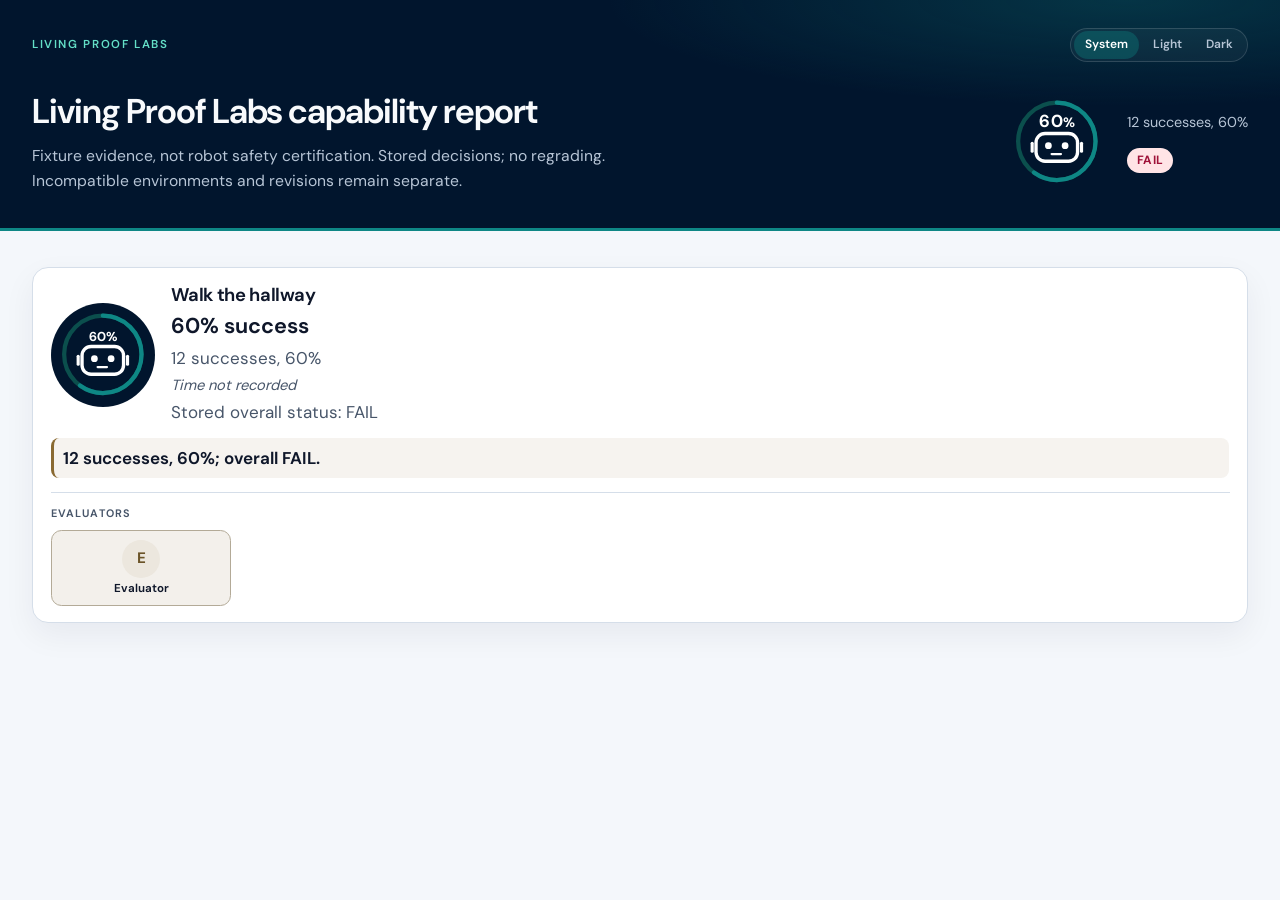
<file: tests/fixtures/robots/g1.html>
<!doctype html><html lang='en'><meta charset='utf-8'><meta name='viewport' content='width=device-width, initial-scale=1'><title>Living Proof Labs capability report</title><style>/*
Copyright 2014 The DM Sans Project Authors (https://github.com/googlefonts/dm-fonts)

This Font Software is licensed under the SIL Open Font License, Version 1.1.
This license is copied below, and is also available with a FAQ at:
https://scripts.sil.org/OFL


-----------------------------------------------------------
SIL OPEN FONT LICENSE Version 1.1 - 26 February 2007
-----------------------------------------------------------

PREAMBLE
The goals of the Open Font License (OFL) are to stimulate worldwide
development of collaborative font projects, to support the font creation
efforts of academic and linguistic communities, and to provide a free and
open framework in which fonts may be shared and improved in partnership
with others.

The OFL allows the licensed fonts to be used, studied, modified and
redistributed freely as long as they are not sold by themselves. The
fonts, including any derivative works, can be bundled, embedded, 
redistributed and/or sold with any software provided that any reserved
names are not used by derivative works. The fonts and derivatives,
however, cannot be released under any other type of license. The
requirement for fonts to remain under this license does not apply
to any document created using the fonts or their derivatives.

DEFINITIONS
"Font Software" refers to the set of files released by the Copyright
Holder(s) under this license and clearly marked as such. This may
include source files, build scripts and documentation.

"Reserved Font Name" refers to any names specified as such after the
copyright statement(s).

"Original Version" refers to the collection of Font Software components as
distributed by the Copyright Holder(s).

"Modified Version" refers to any derivative made by adding to, deleting,
or substituting -- in part or in whole -- any of the components of the
Original Version, by changing formats or by porting the Font Software to a
new environment.

"Author" refers to any designer, engineer, programmer, technical
writer or other person who contributed to the Font Software.

PERMISSION & CONDITIONS
Permission is hereby granted, free of charge, to any person obtaining
a copy of the Font Software, to use, study, copy, merge, embed, modify,
redistribute, and sell modified and unmodified copies of the Font
Software, subject to the following conditions:

1) Neither the Font Software nor any of its individual components,
in Original or Modified Versions, may be sold by itself.

2) Original or Modified Versions of the Font Software may be bundled,
redistributed and/or sold with any software, provided that each copy
contains the above copyright notice and this license. These can be
included either as stand-alone text files, human-readable headers or
in the appropriate machine-readable metadata fields within text or
binary files as long as those fields can be easily viewed by the user.

3) No Modified Version of the Font Software may use the Reserved Font
Name(s) unless explicit written permission is granted by the corresponding
Copyright Holder. This restriction only applies to the primary font name as
presented to the users.

4) The name(s) of the Copyright Holder(s) or the Author(s) of the Font
Software shall not be used to promote, endorse or advertise any
Modified Version, except to acknowledge the contribution(s) of the
Copyright Holder(s) and the Author(s) or with their explicit written
permission.

5) The Font Software, modified or unmodified, in part or in whole,
must be distributed entirely under this license, and must not be
distributed under any other license. The requirement for fonts to
remain under this license does not apply to any document created
using the Font Software.

TERMINATION
This license becomes null and void if any of the above conditions are
not met.

DISCLAIMER
THE FONT SOFTWARE IS PROVIDED "AS IS", WITHOUT WARRANTY OF ANY KIND,
EXPRESS OR IMPLIED, INCLUDING BUT NOT LIMITED TO ANY WARRANTIES OF
MERCHANTABILITY, FITNESS FOR A PARTICULAR PURPOSE AND NONINFRINGEMENT
OF COPYRIGHT, PATENT, TRADEMARK, OR OTHER RIGHT. IN NO EVENT SHALL THE
COPYRIGHT HOLDER BE LIABLE FOR ANY CLAIM, DAMAGES OR OTHER LIABILITY,
INCLUDING ANY GENERAL, SPECIAL, INDIRECT, INCIDENTAL, OR CONSEQUENTIAL
DAMAGES, WHETHER IN AN ACTION OF CONTRACT, TORT OR OTHERWISE, ARISING
FROM, OUT OF THE USE OR INABILITY TO USE THE FONT SOFTWARE OR FROM
OTHER DEALINGS IN THE FONT SOFTWARE.
*/
@font-face{font-family:'DM Sans';font-style:normal;font-weight:100 1000;font-display:swap;src:url([data-uri]) format('woff2');unicode-range:U+0100-02BA, U+02BD-02C5, U+02C7-02CC, U+02CE-02D7, U+02DD-02FF, U+0304, U+0308, U+0329, U+1D00-1DBF, U+1E00-1E9F, U+1EF2-1EFF, U+2020, U+20A0-20AB, U+20AD-20C4, U+2113, U+2C60-2C7F, U+A720-A7FF;}@font-face{font-family:'DM Sans';font-style:normal;font-weight:100 1000;font-display:swap;src:url([data-uri]) format('woff2');unicode-range:U+0000-00FF, U+0131, U+0152-0153, U+02BB-02BC, U+02C6, U+02DA, U+02DC, U+0304, U+0308, U+0329, U+2000-206F, U+20AC, U+2122, U+2191, U+2193, U+2212, U+2215, U+FEFF, U+FFFD;}:root {
  color-scheme: light;
  --font-sans: "DM Sans", system-ui, -apple-system, "Segoe UI", sans-serif;
  --navy: #01152d;
  --teal: #0e8785;
  --teal-bright: #64dfc7;
  --track: #0b4f4d;
  --text: #0f172a;
  --text-muted: #475569;
  --bg: #f4f7fb;
  --bg-muted: #e8eef5;
  --surface: #ffffff;
  --border: #d5dee9;
  --border-strong: #c3cedb;
  --shadow: 0 12px 32px rgba(1, 21, 45, 0.06);
  --chip-pass-fg: #0f5f5c;
  --chip-pass-bg: #d7f3ef;
  --chip-fail-fg: #9f1239;
  --chip-fail-bg: #ffe4e6;
  --chip-warn-fg: #92400e;
  --chip-warn-bg: #fef3c7;
  --chip-muted-fg: #334155;
  --chip-muted-bg: #e2e8f0;
  --header-text: #f8fafc;
  --header-muted: #b7c5d6;
  --focus: #0e8785;
  --pre-bg: #0b1120;
  --pre-text: #e2e8f0;
  --link: #0b6e6c;
  --link-hover: #08524f;
  --speak: #8a6a32;
  --speak-text: #6b5428;
}

@media (prefers-color-scheme: dark) {
  :root {
    color-scheme: dark;
    --text: #e2e8f0;
    --text-muted: #94a3b8;
    --bg: #0b1120;
    --bg-muted: #111827;
    --surface: #151f32;
    --border: #2a364a;
    --border-strong: #3d4b63;
    --shadow: 0 16px 40px rgba(0, 0, 0, 0.35);
    --chip-pass-fg: #5eead4;
    --chip-pass-bg: #0f2e2b;
    --chip-fail-fg: #fda4af;
    --chip-fail-bg: #4c0519;
    --chip-warn-fg: #fcd34d;
    --chip-warn-bg: #33260a;
    --chip-muted-fg: #cbd5e1;
    --chip-muted-bg: #1e293b;
    --link: #64dfc7;
    --link-hover: #8ef3e4;
    --speak: #c4a46a;
    --speak-text: #e0c48a;
  }
}

html:has(#theme-light:checked) {
  color-scheme: light;
  --text: #0f172a;
  --text-muted: #475569;
  --bg: #f4f7fb;
  --bg-muted: #e8eef5;
  --surface: #ffffff;
  --border: #d5dee9;
  --border-strong: #c3cedb;
  --shadow: 0 12px 32px rgba(1, 21, 45, 0.06);
  --chip-pass-fg: #0f5f5c;
  --chip-pass-bg: #d7f3ef;
  --chip-fail-fg: #9f1239;
  --chip-fail-bg: #ffe4e6;
  --chip-warn-fg: #92400e;
  --chip-warn-bg: #fef3c7;
  --chip-muted-fg: #334155;
  --chip-muted-bg: #e2e8f0;
  --link: #0b6e6c;
  --link-hover: #08524f;
  --speak: #8a6a32;
  --speak-text: #6b5428;
}

html:has(#theme-dark:checked) {
  color-scheme: dark;
  --text: #e2e8f0;
  --text-muted: #94a3b8;
  --bg: #0b1120;
  --bg-muted: #111827;
  --surface: #151f32;
  --border: #2a364a;
  --border-strong: #3d4b63;
  --shadow: 0 16px 40px rgba(0, 0, 0, 0.35);
  --chip-pass-fg: #5eead4;
  --chip-pass-bg: #0f2e2b;
  --chip-fail-fg: #fda4af;
  --chip-fail-bg: #4c0519;
  --chip-warn-fg: #fcd34d;
  --chip-warn-bg: #33260a;
  --chip-muted-fg: #cbd5e1;
  --chip-muted-bg: #1e293b;
  --link: #64dfc7;
  --link-hover: #8ef3e4;
  --speak: #c4a46a;
  --speak-text: #e0c48a;
}

*, *::before, *::after { box-sizing: border-box; }

html { scroll-behavior: auto; }

body {
  margin: 0;
  font-family: var(--font-sans);
  font-size: 1.0625rem;
  line-height: 1.6;
  color: var(--text);
  background: var(--bg);
  -webkit-font-smoothing: antialiased;
}

main, .wrap, .hero, .hero > div, dl, dd, section { min-width: 0; }

body, table, .num {
  font-variant-numeric: tabular-nums;
  font-feature-settings: "tnum" 1;
}

a {
  color: var(--link);
  text-decoration-thickness: 1px;
  text-underline-offset: 0.15em;
}

a:hover { color: var(--link-hover); }

a:focus-visible, button:focus-visible, summary:focus-visible, input:focus-visible,
.card[role="region"]:focus-visible {
  outline: 3px solid var(--focus);
  outline-offset: 3px;
}

.masthead {
  background:
    radial-gradient(ellipse 70% 80% at 88% 0%, rgba(14, 135, 133, 0.28), transparent 58%),
    var(--navy);
  color: var(--header-text);
  border-bottom: 3px solid var(--teal);
}

.masthead-inner, .wrap, main {
  width: min(76rem, 100% - 2.5rem);
  margin-inline: auto;
}

.masthead-inner {
  padding: 1.75rem 0 2.15rem;
}

.masthead-top {
  display: flex;
  align-items: center;
  justify-content: space-between;
  gap: 1rem;
  margin-bottom: 1.75rem;
}

.eyebrow {
  margin: 0;
  text-transform: uppercase;
  letter-spacing: 0.14em;
  font-size: 0.72rem;
  font-weight: 600;
  color: var(--teal-bright);
}

.run-history { margin: -0.85rem 0 1.35rem; }

.masthead .run-history a {
  color: var(--header-text);
  font-weight: 650;
  text-decoration: none;
}

.masthead .run-history a:hover { color: var(--teal-bright); }

.theme {
  position: relative;
  display: flex;
  gap: 0.15rem;
  margin: 0;
  min-inline-size: 0;
  padding: 0.15rem;
  border: 1px solid rgba(255, 255, 255, 0.14);
  border-radius: 999px;
  background: rgba(255, 255, 255, 0.04);
}

.theme legend {
  position: absolute;
  width: 1px;
  height: 1px;
  padding: 0;
  margin: -1px;
  overflow: hidden;
  clip: rect(0 0 0 0);
  white-space: nowrap;
  border: 0;
}

.theme label {
  display: inline-flex;
  align-items: center;
  justify-content: center;
  min-height: 1.7rem;
  padding: 0 0.7rem;
  border-radius: 999px;
  font-size: 0.75rem;
  font-weight: 600;
  color: var(--header-muted);
  cursor: pointer;
}

.theme input {
  position: absolute;
  opacity: 0;
  pointer-events: none;
}

.theme label:has(input:checked) {
  background: rgba(14, 135, 133, 0.35);
  color: #fff;
}

.theme label:hover { color: #fff; }

.theme label:focus-within {
  outline: 3px solid var(--teal-bright);
  outline-offset: 2px;
}

.hero {
  display: grid;
  gap: 1.75rem;
  align-items: center;
}

@media (min-width: 720px) {
  .hero {
    grid-template-columns: minmax(0, 1fr) auto;
    gap: 2.5rem;
  }
}

.masthead h1 {
  margin: 0 0 0.75rem;
  font-size: clamp(1.65rem, 3vw, 2.15rem);
  font-weight: 650;
  letter-spacing: -0.03em;
  line-height: 1.2;
  color: var(--header-text);
}

.masthead .lede {
  margin: 0;
  max-width: 40rem;
  color: var(--header-muted);
  font-size: 0.98rem;
  line-height: 1.55;
}

.grades {
  display: flex;
  flex-wrap: wrap;
  gap: 1.5rem 2rem;
  align-items: center;
}

.masthead .grade {
  display: flex;
  align-items: center;
  gap: 1.1rem;
}

.masthead .grade svg {
  width: 6.5rem;
  height: 6.5rem;
  flex: none;
  display: block;
}

.masthead .grade .meta { min-width: 0; }

.masthead .grade .caption {
  margin: 0 0 0.65rem;
  color: var(--header-muted);
  font-size: 0.9rem;
}

main {
  padding: 2.25rem 0 4rem;
  display: grid;
  gap: 1.35rem;
}

.card {
  background: var(--surface);
  border: 1px solid var(--border);
  border-radius: 1rem;
  box-shadow: var(--shadow);
  padding: 1.6rem 1.7rem 1.7rem;
  min-width: 0;
  overflow-x: auto;
}

.card > h2, #summary > h2, #summary > h3, .evidence h2, .table-wrap > h2, details summary {
  margin: 0 0 1.1rem;
  font-size: 0.78rem;
  font-weight: 650;
  letter-spacing: 0.1em;
  text-transform: uppercase;
  color: var(--text-muted);
}

section.run + section.run,
#summary .run + h3,
.verdict + .verdict,
.run-detail > section + section {
  margin-top: 1.5rem;
  padding-top: 1.5rem;
  border-top: 1px solid var(--border);
}

section.run h3, .context > h3, .failures > h3, .trials > h3 {
  margin: 0 0 1rem;
  font-size: 1.15rem;
  font-weight: 650;
  letter-spacing: -0.02em;
  text-transform: none;
  color: var(--text);
}

.failures h4 {
  margin: 1.25rem 0 0.7rem;
  font-size: 0.95rem;
  font-weight: 650;
}

.verdict p { margin: 0 0 0.75rem; }
.verdict p:last-child { margin-bottom: 0; }
.verdict .robot {
  font-weight: 650;
  font-size: 1.2rem;
  letter-spacing: -0.02em;
}
.verdict .grade {
  margin: 0.15rem 0 0.75rem;
  font-size: 1.85rem;
  font-weight: 700;
  letter-spacing: 0.04em;
}
.verdict[data-grade="PASS"] .grade { color: var(--chip-pass-fg); }
.verdict[data-grade="FAIL"] .grade { color: var(--chip-fail-fg); }
.verdict[data-grade="INSUFFICIENT_EVIDENCE"] .grade { color: var(--chip-warn-fg); }
.verdict[data-grade="INCOMPATIBLE"] .grade { color: var(--chip-muted-fg); }
.verdict .facts {
  margin: 0 0 0.9rem;
  padding-left: 1.15rem;
  color: var(--text-muted);
}

dl {
  display: grid;
  grid-template-columns: minmax(8.5rem, 14rem) minmax(0, 1fr);
  gap: 0.55rem 1.5rem;
  margin: 0;
}

dt {
  margin: 0;
  font-size: 0.78rem;
  font-weight: 600;
  letter-spacing: 0.06em;
  text-transform: uppercase;
  color: var(--text-muted);
  padding-top: 0.15rem;
}

dd, td, .lede, .caption {
  min-width: 0;
  overflow-wrap: anywhere;
}

dd { margin: 0; }

dd ul { margin: 0.2rem 0 0; padding-left: 1.1rem; }

.muted, .limit { color: var(--text-muted); }
.limit { font-size: 0.9rem; }

.note {
  border-left: 4px solid var(--chip-warn-fg);
  padding: 0.55rem 0.9rem;
  background: var(--chip-warn-bg);
  border-radius: 0.35rem;
}

code { font-size: 0.92em; }

.table-wrap { overflow-x: auto; }

table {
  width: 100%;
  border-collapse: collapse;
  font-size: 0.95rem;
}

th, td {
  text-align: left;
  vertical-align: top;
  padding: 0.85rem 1rem;
  border: 0;
  border-bottom: 1px solid var(--border);
}

thead th {
  position: sticky;
  top: 0;
  font-size: 0.72rem;
  font-weight: 650;
  letter-spacing: 0.08em;
  text-transform: uppercase;
  color: var(--text-muted);
  background: var(--bg-muted);
  border-bottom: 1px solid var(--border-strong);
  white-space: nowrap;
}

tbody tr:last-child td { border-bottom: 0; }

tbody tr:hover td { background: color-mix(in srgb, var(--bg-muted) 70%, transparent); }

.chip {
  display: inline-flex;
  align-items: center;
  min-height: 1.55rem;
  padding: 0.1rem 0.6rem;
  border-radius: 999px;
  font-size: 0.75rem;
  font-weight: 700;
  letter-spacing: 0.04em;
  line-height: 1.3;
}

.chip-pass, .chip.pass { color: var(--chip-pass-fg); background: var(--chip-pass-bg); }
.chip-fail { color: var(--chip-fail-fg); background: var(--chip-fail-bg); }
.chip-warn { color: var(--chip-warn-fg); background: var(--chip-warn-bg); }
.chip-muted { color: var(--chip-muted-fg); background: var(--chip-muted-bg); }

.chips {
  list-style: none;
  margin: 0.35rem 0 0;
  padding: 0;
  display: flex;
  flex-wrap: wrap;
  gap: 0.4rem;
}

.evidence ul {
  margin: 0;
  padding: 0;
  list-style: none;
  display: grid;
  gap: 0.55rem;
}

.evidence li {
  padding: 0.65rem 0.85rem;
  border-radius: 0.55rem;
  background: var(--bg-muted);
}

.evidence li.is-kept {
  color: var(--chip-pass-fg);
  background: var(--chip-pass-bg);
}

.evidence-kept-note,
.evidence-kept {
  color: var(--chip-pass-fg);
  font-weight: 650;
}

.evidence-kept-note { margin: 0 0 0.9rem; }

.evidence-kept { margin: 0.15rem 0 0; }

.evidence-why {
  margin: 0.25rem 0 0;
  color: var(--text-muted);
}

.evidence-video video {
  display: block;
  width: 100%;
  max-width: 40rem;
  margin-top: 0.55rem;
  border-radius: 0.55rem;
  background: var(--navy);
}

details summary {
  list-style: none;
  cursor: pointer;
  margin: 0;
}

details summary::-webkit-details-marker { display: none; }

details summary::after {
  content: "Show";
  float: right;
  text-transform: none;
  letter-spacing: 0;
  font-weight: 600;
  color: var(--link);
}

details[open] summary::after { content: "Hide"; }

details[open] summary { margin-bottom: 1rem; }

pre {
  margin: 0;
  padding: 1.1rem 1.2rem;
  border-radius: 0.75rem;
  background: var(--pre-bg);
  color: var(--pre-text);
  font-size: 0.82rem;
  line-height: 1.5;
  white-space: pre-wrap;
  overflow-wrap: anywhere;
}

@media (max-width: 640px) {
  .masthead-inner, .wrap, main { width: min(76rem, 100% - 1.5rem); }
  .masthead-inner { padding-top: 1.25rem; }
  .masthead-top { align-items: flex-start; }
  .card { padding: 1.2rem 1.15rem 1.3rem; border-radius: 0.85rem; }
  dl { grid-template-columns: 1fr; gap: 0.15rem 0; }
  dt { padding-top: 0.55rem; }
  .grades { justify-content: flex-start; }
  th, td { padding: 0.7rem 0.7rem; }
}

/* Scenario-step success rings. The rate bar is the share of successes, not a k-of-n marker. */

.scenario-steps h2 { margin-bottom: 1rem; }

.split { display: grid; gap: 1.1rem; }
@media (min-width: 800px) {
  .split { grid-template-columns: 1.15fr 0.85fr; align-items: start; }
  .b-grid { grid-template-columns: repeat(2, minmax(0, 1fr)); }
}
@media (min-width: 1180px) {
  .b-grid { grid-template-columns: repeat(3, minmax(0, 1fr)); }
}
.locked {
  border: 1px solid var(--border);
  border-radius: 0.85rem;
  padding: 1.05rem 1.15rem 1.15rem;
  min-width: 0;
}
.locked h3 {
  margin: 0 0 0.85rem;
  font-size: 0.74rem;
  font-weight: 650;
  letter-spacing: 0.1em;
  text-transform: uppercase;
  color: var(--text-muted);
}
.run-hero { display: flex; flex-wrap: wrap; align-items: center; gap: 1.15rem 1.4rem; }
.run-hero .badge svg { display: block; width: 8rem; height: 8rem; }
.run-hero .pct {
  margin: 0;
  font-size: clamp(1.55rem, 3vw, 2rem);
  font-weight: 650;
  letter-spacing: -0.03em;
  line-height: 1.15;
}
.run-hero .count, .run-hero .stored-status, .confidence {
  margin: 0.35rem 0 0;
  color: var(--text-muted);
}
.run-hero .count { font-size: 0.85rem; }
.run-hero .stored-status, .confidence { font-size: 0.78rem; }
.plan-note {
  margin: 1.05rem 0 0;
  padding: 0.7rem 0 0.15rem 0.95rem;
  border-left: 2px solid var(--border-strong);
  color: var(--text-muted);
  font-size: 0.8rem;
  line-height: 1.5;
  max-width: 36rem;
}
.plan-note strong { font-weight: 650; color: var(--text); }
.success-bar {
  display: block;
  height: 0.5rem;
  margin: 0.85rem 0 0.1rem;
  max-width: 28rem;
  background: var(--bg-muted);
  border-radius: 999px;
  overflow: hidden;
}
.rank-body .success-bar { margin-top: 0.45rem; max-width: 22rem; }
.success-bar > i {
  display: block;
  height: 100%;
  width: calc(var(--p) * 1%);
  background: var(--teal);
  border-radius: 999px;
}
.step-intro, .close-note, .sources, .foot {
  margin: 0;
  color: var(--text-muted);
  font-size: 0.88rem;
}
.step-intro { margin: -0.4rem 0 0.9rem; }
.close-note { margin: 0.15rem 0 0.35rem; }
.sources { margin-top: 0.8rem; font-size: 0.75rem; line-height: 1.5; max-width: 52rem; }
.sources code { font-size: 0.92em; }
.foot {
  display: flex;
  flex-wrap: wrap;
  align-items: center;
  gap: 0.55rem 0.85rem;
  margin-top: 1rem;
  font-size: 0.85rem;
}
.step-list { display: grid; }
.step { border-bottom: 1px solid var(--border); }
.step:last-of-type { border-bottom: 0; }
.step-summary {
  display: grid;
  grid-template-columns: 2.1rem 5.5rem minmax(0, 1fr);
  gap: 0.85rem 1rem;
  align-items: center;
  padding: 0.95rem 0;
  cursor: pointer;
  list-style: none;
  margin: 0;
  color: inherit;
  font-size: 1rem;
  font-weight: 400;
  letter-spacing: normal;
  text-transform: none;
}
.step-summary::-webkit-details-marker, .step-summary::marker { content: ""; }
.step-summary::after { content: none; float: none; }
details[open] > .step-summary { margin-bottom: 0; }
details[open] > .step-summary::after { content: none; }
.step-summary .badge svg { width: 5.5rem; height: 5.5rem; display: block; }
.step-name {
  margin: 0;
  font-size: 1.08rem;
  font-weight: 650;
  letter-spacing: -0.02em;
  line-height: 1.3;
  text-transform: none;
  color: var(--text);
}
.step-meta {
  display: flex;
  flex-wrap: wrap;
  align-items: center;
  gap: 0.35rem 0.7rem;
  margin: 0.3rem 0 0;
  color: var(--text-muted);
  font-size: 0.82rem;
}
.step-meta .count { margin: 0; font-size: 0.82rem; color: var(--text-muted); }
.eval-line {
  display: inline-flex;
  align-items: center;
  gap: 0.35rem;
  color: var(--text-muted);
  font-size: 0.82rem;
}
.eval-icon { width: 1rem; height: 1rem; flex: none; color: var(--link); }
.disclose {
  display: inline-flex;
  align-items: center;
  gap: 0.35rem;
  margin-left: auto;
  color: var(--link);
  font-weight: 650;
  font-size: 0.78rem;
}
.disclose .chevron {
  display: inline-block;
  width: 0.42rem;
  height: 0.42rem;
  border-right: 2px solid currentColor;
  border-bottom: 2px solid currentColor;
  transform: rotate(45deg) translate(-1px, -1px);
}
details[open] > .step-summary .chevron { transform: rotate(-135deg) translate(-1px, -1px); }
.disclose-open { display: none; }
details[open] > .step-summary .disclose-closed { display: none; }
details[open] > .step-summary .disclose-open { display: inline; }
.complete {
  display: block;
  margin-top: 0.25rem;
  font-size: 0.78rem;
  color: var(--text-muted);
}
.trial-panel { padding: 0 0 1.15rem; min-width: 0; }
@media (min-width: 801px) {
  .trial-panel { padding-left: calc(2.1rem + 5.5rem + 2rem); }
}
.trial-note { margin: 0 0 0.65rem; color: var(--text-muted); font-size: 0.8rem; }
.trial-table { width: 100%; border-collapse: collapse; font-size: 0.88rem; }
.trial-table th, .trial-table td {
  text-align: left;
  vertical-align: top;
  padding: 0.55rem 0.7rem;
  border-bottom: 1px solid var(--border);
}
.trial-table thead th {
  position: static;
  font-size: 0.68rem;
  font-weight: 650;
  letter-spacing: 0.08em;
  text-transform: uppercase;
  color: var(--text-muted);
  background: var(--bg-muted);
  border-bottom: 1px solid var(--border-strong);
  white-space: nowrap;
}
.trial-table tbody tr:last-child td { border-bottom: 0; }
.trial-table tbody tr.is-success td {
  background: color-mix(in srgb, var(--teal) 5%, transparent);
}
.trial-table .time-kind, .trial-table .margin-note {
  display: block;
  color: var(--text-muted);
  font-size: 0.75rem;
  font-weight: 500;
}
.step-result {
  display: inline-flex;
  align-items: center;
  gap: 0.35rem;
  font-weight: 650;
  font-size: 0.86rem;
}
.step-result-success { color: var(--link); }
.step-result-success svg { width: 0.85rem; height: 0.85rem; flex: none; }
.step-result-quiet, .step-result-neutral { color: var(--text-muted); font-weight: 550; }
.place {
  font-weight: 700;
  font-size: 1.15rem;
  letter-spacing: -0.03em;
  color: var(--text-muted);
}
.place.tie { font-size: 0.95rem; letter-spacing: 0; }
.nowrap { white-space: nowrap; }

@media (max-width: 700px) {
  .run-hero .badge svg { width: 6.25rem; height: 6.25rem; }
  .step-summary {
    grid-template-columns: 1.6rem 4.4rem minmax(0, 1fr);
    gap: 0.55rem 0.7rem;
    align-items: start;
  }
  .step-summary .badge svg { width: 4.4rem; height: 4.4rem; }
  .step-summary .place { padding-top: 1.15rem; }
  .step-name { font-size: 0.98rem; }
  .step-name .colon { display: none; }
  .step-name .rate { display: block; margin-top: 0.1rem; }
  .trial-table thead {
    position: absolute;
    width: 1px;
    height: 1px;
    overflow: hidden;
    clip: rect(0 0 0 0);
  }
  .trial-table, .trial-table tbody, .trial-table tr, .trial-table td { display: block; width: 100%; }
  .trial-table tr { padding: 0.7rem 0.15rem; border-bottom: 1px solid var(--border); }
  .trial-table tbody tr:last-child { border-bottom: 0; }
  .trial-table td {
    display: grid;
    grid-template-columns: 8.2rem minmax(0, 1fr);
    gap: 0.35rem 0.75rem;
    padding: 0.15rem 0;
    border: 0;
  }
  .trial-table td::before {
    content: attr(data-label);
    font-size: 0.68rem;
    font-weight: 650;
    letter-spacing: 0.08em;
    text-transform: uppercase;
    color: var(--text-muted);
    padding-top: 0.15rem;
  }
  .eval-mark:has(.eval-name-short) .eval-name-full { display: none; }
  .eval-name-short { display: block; }
  .summary-hero .badge svg { width: 5.5rem; height: 5.5rem; }
}

@media print {
  :root, html:has(#theme-dark:checked) {
    color-scheme: light;
    --text: #0f172a;
    --text-muted: #475569;
    --bg: #fff;
    --bg-muted: #f1f5f9;
    --surface: #fff;
    --border: #cbd5e1;
    --shadow: none;
    --chip-pass-fg: #0f5f5c;
    --chip-pass-bg: #d7f3ef;
    --chip-fail-fg: #9f1239;
    --chip-fail-bg: #ffe4e6;
    --chip-warn-fg: #92400e;
    --chip-warn-bg: #fef3c7;
    --chip-muted-fg: #334155;
    --chip-muted-bg: #e2e8f0;
    --link: #0b6e6c;
    --link-hover: #08524f;
  }
  .theme { display: none; }
  .masthead { -webkit-print-color-adjust: exact; print-color-adjust: exact; }
  .card { box-shadow: none; break-inside: avoid; }
  details[open] summary::after, details summary::after { content: none; }
  pre { background: #f8fafc; color: #0f172a; border: 1px solid var(--border); }
}

/* Evaluator summary card. Generic chrome; icons come from the result. */
.summary-card {
  background: var(--surface);
  border: 1px solid var(--border);
  border-radius: 1rem;
  padding: 1rem 1.1rem 1.05rem;
  box-shadow: var(--shadow);
  min-width: 0;
  margin-bottom: 1.25rem;
}
.summary-card.is-compact { padding: 0.8rem 0.85rem 0.85rem; }
.card-head {
  display: flex;
  flex-wrap: wrap;
  align-items: center;
  justify-content: space-between;
  gap: 0.35rem 0.7rem;
  margin-bottom: 0.7rem;
}
.state-kicker {
  margin: 0;
  font-size: 0.72rem;
  font-weight: 650;
  letter-spacing: 0.08em;
  text-transform: uppercase;
  color: var(--text-muted);
}
.example-tag {
  margin: 0;
  padding: 0.15rem 0.5rem;
  border-radius: 999px;
  background: var(--chip-muted-bg);
  color: var(--chip-muted-fg);
  font-size: 0.72rem;
  font-weight: 650;
}
.summary-hero {
  display: flex;
  align-items: center;
  gap: 0.85rem 1rem;
  min-width: 0;
}
.summary-hero > div { min-width: 0; }
@media (max-width: 480px) {
  .summary-hero { flex-direction: column; align-items: flex-start; }
}
.summary-hero .badge svg { width: 6.5rem; height: 6.5rem; display: block; }
.summary-card.is-compact .summary-hero .badge svg { width: 4.5rem; height: 4.5rem; }
.summary-hero .run-title {
  margin: 0;
  font-size: 1.15rem;
  font-weight: 650;
  letter-spacing: -0.02em;
  line-height: 1.25;
}
.summary-hero .pct { margin: 0.1rem 0 0; font-size: 1.35rem; font-weight: 650; }
.summary-hero .count, .summary-hero .stored-status, .summary-hero .run-time {
  margin: 0.1rem 0 0;
  color: var(--text-muted);
}
.summary-hero .run-time { font-size: 0.92rem; }
.summary-hero .run-time.is-missing, .eval-panel .meta.is-missing { font-style: italic; }
time { white-space: nowrap; }
.evaluators {
  margin-top: 0.85rem;
  padding-top: 0.75rem;
  border-top: 1px solid var(--border);
  container-type: inline-size;
  container-name: evaluators;
}
.evaluators-label {
  margin: 0 0 0.5rem;
  font-size: 0.68rem;
  font-weight: 650;
  letter-spacing: 0.1em;
  text-transform: uppercase;
  color: var(--text-muted);
}
.eval-row {
  --eval-card-width: 11.25rem; /* 180px */
  --eval-gap: 0.45rem;
  display: flex;
  flex-wrap: wrap;
  justify-content: flex-start;
  align-items: stretch;
  gap: var(--eval-gap);
  margin: 0;
  padding: 0;
}
.eval-mark {
  display: flex;
  flex-direction: column;
  align-items: center;
  justify-content: flex-start;
  gap: 0.28rem;
  text-align: center;
  min-width: 0;
  box-sizing: border-box;
  width: 100%;
  height: 100%;
  margin: 0;
  padding: 0.55rem 0.45rem 0.5rem;
  border-radius: 0.65rem;
  border: 1px solid transparent;
  background: transparent;
  color: inherit;
  font: inherit;
  letter-spacing: normal;
  text-transform: none;
}
.eval-mark .eval-face {
  position: relative;
  width: 2.35rem;
  height: 2.35rem;
  display: grid;
  place-items: center;
  border-radius: 999px;
  background: color-mix(in srgb, var(--bg-muted) 80%, var(--surface));
  color: var(--link);
}
.eval-mark .mark-svg svg { width: 1.2rem; height: 1.2rem; display: block; }
.eval-mark .eval-face .mini-ring { width: 2.7rem; height: 2.7rem; display: block; }
.eval-mark .eval-face .mini-ring svg { width: 2.7rem; height: 2.7rem; }
.eval-mark.is-graded .eval-face { width: 2.85rem; height: 2.85rem; background: transparent; }
.eval-name { font-size: 0.72rem; line-height: 1.25; color: var(--text-muted); }
.eval-name-short { display: none; }
.eval-mark .pip {
  position: absolute;
  right: -0.15rem;
  bottom: -0.15rem;
  width: 0.95rem;
  height: 0.95rem;
  border-radius: 999px;
  background: var(--navy);
  color: var(--teal-bright);
  display: grid;
  place-items: center;
  box-shadow: 0 0 0 2px var(--surface);
}
.eval-mark .pip.pip-fail { background: var(--chip-fail-fg); color: var(--surface); }
.eval-mark .pip svg { width: 0.62rem; height: 0.62rem; display: block; }
.eval-fallback { font-weight: 700; font-size: 0.95rem; line-height: 1; }
/* A mark is a tab. Its details element holds only the summary; the panel is a
   sibling of the row so it stays full width and outside the scrolling row. */
.eval-disclosure {
  flex: 0 0 var(--eval-card-width);
  width: var(--eval-card-width);
  min-width: 0;
}
.eval-disclosure > summary.eval-mark { list-style: none; cursor: pointer; }
.eval-disclosure[open] > summary.eval-mark { margin-bottom: 0; }
.eval-disclosure > summary.eval-mark::-webkit-details-marker,
.eval-disclosure > summary.eval-mark::marker { content: ""; }
.eval-disclosure > summary.eval-mark::after,
.eval-disclosure[open] > summary.eval-mark::after { content: none; float: none; }
/* Speaking: this evaluator has something to say. Not the selected state. */
.eval-disclosure:not([open]) > summary.eval-mark.is-speaking {
  background: color-mix(in srgb, var(--speak) 10%, var(--surface));
  border-color: color-mix(in srgb, var(--speak) 45%, var(--border));
}
.eval-mark.is-speaking .eval-face {
  color: var(--speak-text);
  background: color-mix(in srgb, var(--speak) 16%, var(--surface));
}
.eval-mark.is-speaking .eval-name { color: var(--text); font-weight: 650; }
/* Hover */
.eval-disclosure > summary.eval-mark:hover {
  background: color-mix(in srgb, var(--bg-muted) 85%, var(--surface));
  border-color: var(--border-strong);
}
.eval-disclosure > summary.eval-mark:hover .eval-name { color: var(--text); }
/* Selected: only the open mark, tied to the panel below by a connector. */
.eval-disclosure[open] > summary.eval-mark {
  background: color-mix(in srgb, var(--link) 9%, var(--surface));
  border-color: color-mix(in srgb, var(--link) 70%, var(--border));
  box-shadow: 0 0 0 1px color-mix(in srgb, var(--link) 35%, transparent);
  position: relative;
  z-index: 1;
}
.eval-disclosure[open] > summary.eval-mark .eval-face {
  color: var(--link);
  background: color-mix(in srgb, var(--link) 14%, var(--surface));
}
.eval-disclosure[open] > summary.eval-mark .eval-name { color: var(--text); font-weight: 650; }
.eval-disclosure[open] > summary.eval-mark.is-speaking .eval-face { color: var(--speak-text); }
.eval-disclosure[open] > summary.eval-mark::after {
  content: "";
  position: absolute;
  left: 50%;
  bottom: -0.72rem;
  width: 0.85rem;
  height: 0.85rem;
  background: color-mix(in srgb, var(--link) 9%, var(--surface));
  border-right: 1.5px solid color-mix(in srgb, var(--link) 70%, var(--border));
  border-bottom: 1.5px solid color-mix(in srgb, var(--link) 70%, var(--border));
  transform: translateX(-50%) rotate(45deg);
  z-index: 2;
}
.eval-disclosure > summary.eval-mark:focus-visible {
  outline: 3px solid var(--focus);
  outline-offset: 2px;
}
/* Landing on #evaluator-<id> (the tabs script sets data-landed): keep the tab clear of
   the top edge, and mark it with a 2px accent outline that fades over 1.5s. The keyboard
   focus ring above wins while the tab has it, so a focus indicator never fades away. */
.eval-disclosure[id] { scroll-margin-top: 1rem; }
@keyframes eval-landed {
  from { outline-color: var(--focus); }
  to { outline-color: transparent; }
}
.eval-disclosure[data-landed] > summary.eval-mark:not(:focus-visible) {
  outline: 2px solid var(--focus);
  outline-offset: 2px;
  animation: eval-landed 1.5s ease-out forwards;
}
@media (prefers-reduced-motion: reduce) {
  .eval-disclosure[data-landed] > summary.eval-mark:not(:focus-visible) { animation: none; }
}
/* Browser floor: the first MAX_PANEL_TABS panels are revealed only by :has()
   (Chrome 105, Safari 15.4, Firefox 121). In an older browser an open panel for
   mark 1 to 24 stays display:none; the tab still opens, closes and shows the
   selected chrome, and marks past that open their panel through the details
   element itself, which needs no :has().
   Panels are closed unless their tab is open. The open tab's position picks the
   panel (rules generated below for the first MAX_PANEL_TABS marks); a mark past
   that keeps its panel inside its own details element. */
.eval-tabpanel { display: none; margin-top: 0.7rem; min-width: 0; }
.eval-disclosure > .eval-tabpanel { margin-top: 0.7rem; }
.eval-disclosure[open] > .eval-tabpanel { display: block; }
/* A mark past the generated panel rules: when open, its details takes the whole
   row and the panel opens full width under its (still 180px) tab. */
.eval-disclosure.eval-inline[open] { flex: 1 0 100%; width: 100%; }
.eval-disclosure.eval-inline > summary.eval-mark {
  width: var(--eval-card-width);
  height: auto; /* not the 100% of a tab in a row: the open details also holds the panel */
}
.eval-panel {
  box-sizing: border-box;
  padding: 0.75rem 0.85rem 0.85rem;
  border-radius: 0.65rem;
  border: 1px solid color-mix(in srgb, var(--link) 55%, var(--border));
  border-top: 3px solid var(--link);
  background: color-mix(in srgb, var(--link) 5%, var(--surface));
}
.eval-panel h4 { margin: 0 0 0.2rem; font-size: 0.95rem; color: var(--link); }
.eval-panel .purpose, .eval-panel .more { margin: 0.35rem 0 0; }
.eval-panel .meta, .descriptor-note { margin: 0.2rem 0 0; color: var(--text-muted); font-size: 0.86rem; }
.stored-run { box-sizing: border-box; margin-top: 0.45rem; }
/* Narrow screens: marks keep their width and the row scrolls sideways. */
@media (max-width: 640px) {
  .eval-row {
    flex-wrap: nowrap;
    overflow-x: auto;
    padding-bottom: 0.85rem;
    scrollbar-width: thin;
  }
  .eval-row .eval-disclosure { flex-shrink: 0; }
  .eval-tabpanel, .eval-disclosure > .eval-tabpanel { margin-top: 0; }
}
.callout-ok, .callout-headline, .assessment-failure { margin: 0.75rem 0 0; }
.callout-headline, .assessment-failure { font-weight: 650; }
.assessment-failure {
  padding: 0.4rem 0.6rem;
  border-radius: 0.5rem;
  border-left: 3px solid var(--speak);
  background: color-mix(in srgb, var(--speak) 8%, var(--surface));
}
.callouts { list-style: none; margin: 0.55rem 0 0; padding: 0; display: grid; gap: 0.35rem; }
.callouts li {
  display: flex;
  align-items: flex-start;
  gap: 0.55rem;
  margin: 0;
  padding: 0.4rem 0.6rem;
  border-radius: 0.5rem;
  border-left: 3px solid var(--speak);
  background: color-mix(in srgb, var(--speak) 8%, var(--surface));
}
.callout-icon { width: 1.15rem; height: 1.15rem; flex: none; color: var(--speak-text); }
.callout-icon svg { width: 1.15rem; height: 1.15rem; display: block; }
.callout-body .finding-text, .callout-body .finding-meta { margin: 0; }
.callout-body .finding-meta { color: var(--text-muted); font-size: 0.78rem; }
.b-grid { display: grid; gap: 0.85rem; }
.evaluators:has(> .eval-row > .eval-disclosure:nth-child(1)[open]) > .eval-tabpanels > .eval-tabpanel:nth-child(1) { display: block; }
.evaluators:has(> .eval-row > .eval-disclosure:nth-child(2)[open]) > .eval-tabpanels > .eval-tabpanel:nth-child(2) { display: block; }
.evaluators:has(> .eval-row > .eval-disclosure:nth-child(3)[open]) > .eval-tabpanels > .eval-tabpanel:nth-child(3) { display: block; }
.evaluators:has(> .eval-row > .eval-disclosure:nth-child(4)[open]) > .eval-tabpanels > .eval-tabpanel:nth-child(4) { display: block; }
.evaluators:has(> .eval-row > .eval-disclosure:nth-child(5)[open]) > .eval-tabpanels > .eval-tabpanel:nth-child(5) { display: block; }
.evaluators:has(> .eval-row > .eval-disclosure:nth-child(6)[open]) > .eval-tabpanels > .eval-tabpanel:nth-child(6) { display: block; }
.evaluators:has(> .eval-row > .eval-disclosure:nth-child(7)[open]) > .eval-tabpanels > .eval-tabpanel:nth-child(7) { display: block; }
.evaluators:has(> .eval-row > .eval-disclosure:nth-child(8)[open]) > .eval-tabpanels > .eval-tabpanel:nth-child(8) { display: block; }
.evaluators:has(> .eval-row > .eval-disclosure:nth-child(9)[open]) > .eval-tabpanels > .eval-tabpanel:nth-child(9) { display: block; }
.evaluators:has(> .eval-row > .eval-disclosure:nth-child(10)[open]) > .eval-tabpanels > .eval-tabpanel:nth-child(10) { display: block; }
.evaluators:has(> .eval-row > .eval-disclosure:nth-child(11)[open]) > .eval-tabpanels > .eval-tabpanel:nth-child(11) { display: block; }
.evaluators:has(> .eval-row > .eval-disclosure:nth-child(12)[open]) > .eval-tabpanels > .eval-tabpanel:nth-child(12) { display: block; }
.evaluators:has(> .eval-row > .eval-disclosure:nth-child(13)[open]) > .eval-tabpanels > .eval-tabpanel:nth-child(13) { display: block; }
.evaluators:has(> .eval-row > .eval-disclosure:nth-child(14)[open]) > .eval-tabpanels > .eval-tabpanel:nth-child(14) { display: block; }
.evaluators:has(> .eval-row > .eval-disclosure:nth-child(15)[open]) > .eval-tabpanels > .eval-tabpanel:nth-child(15) { display: block; }
.evaluators:has(> .eval-row > .eval-disclosure:nth-child(16)[open]) > .eval-tabpanels > .eval-tabpanel:nth-child(16) { display: block; }
.evaluators:has(> .eval-row > .eval-disclosure:nth-child(17)[open]) > .eval-tabpanels > .eval-tabpanel:nth-child(17) { display: block; }
.evaluators:has(> .eval-row > .eval-disclosure:nth-child(18)[open]) > .eval-tabpanels > .eval-tabpanel:nth-child(18) { display: block; }
.evaluators:has(> .eval-row > .eval-disclosure:nth-child(19)[open]) > .eval-tabpanels > .eval-tabpanel:nth-child(19) { display: block; }
.evaluators:has(> .eval-row > .eval-disclosure:nth-child(20)[open]) > .eval-tabpanels > .eval-tabpanel:nth-child(20) { display: block; }
.evaluators:has(> .eval-row > .eval-disclosure:nth-child(21)[open]) > .eval-tabpanels > .eval-tabpanel:nth-child(21) { display: block; }
.evaluators:has(> .eval-row > .eval-disclosure:nth-child(22)[open]) > .eval-tabpanels > .eval-tabpanel:nth-child(22) { display: block; }
.evaluators:has(> .eval-row > .eval-disclosure:nth-child(23)[open]) > .eval-tabpanels > .eval-tabpanel:nth-child(23) { display: block; }
.evaluators:has(> .eval-row > .eval-disclosure:nth-child(24)[open]) > .eval-tabpanels > .eval-tabpanel:nth-child(24) { display: block; }
</style><body><header class='masthead'><div class='masthead-inner'><div class='masthead-top'><p class='eyebrow'>Living Proof Labs</p><fieldset class='theme'><legend>Colour theme</legend><label><input type='radio' name='theme' id='theme-system' value='system' checked> System</label><label><input type='radio' name='theme' id='theme-light' value='light'> Light</label><label><input type='radio' name='theme' id='theme-dark' value='dark'> Dark</label></fieldset></div><div class='hero'><div><h1>Living Proof Labs capability report</h1><p class='lede'>Fixture evidence, not robot safety certification. Stored decisions; no regrading. Incompatible environments and revisions remain separate.</p></div><div class='grades'><div class='grade'>
<svg xmlns='http://www.w3.org/2000/svg' viewBox='0 0 1024 1024' role='img' aria-label='12 successes, 60%; overall FAIL' width='104' height='104'>
<title>12 successes, 60%; overall FAIL</title>
<circle cx='510.5' cy='505.75' r='381.1' fill='none' stroke='#0B4F4D' stroke-width='42'/>
<circle cx='510.5' cy='505.75' r='381.1' fill='none' stroke='#0E8785' stroke-width='42' stroke-linecap='round' pathLength='100' stroke-dasharray='100 100' stroke-dashoffset='40' opacity='1' transform='rotate(-90 510.5 505.75)'/>
<path d='M 401 306 L 487.25 392.25 L 635 244.5' fill='none' stroke='#0E8785' stroke-width='47' stroke-linecap='round' stroke-linejoin='round' pathLength='100' stroke-dasharray='100 100' stroke-dashoffset='100' visibility='hidden'/>
<g fill='#FFFFFF' font-family='DM Sans, system-ui, sans-serif' font-weight='700' text-anchor='middle' style='display:block' aria-hidden='true'>
<text x='386.66' y='366' font-size='172'>6</text>
<text x='510.50' y='366' font-size='172'>0</text>
<text x='634.34' y='366' font-size='134.16'>%</text>
</g>
<g fill='#FFFFFF' stroke='none'>
<rect x='252' y='509' width='31' height='109' rx='15.5'/>
<rect x='738' y='509' width='31' height='109' rx='15.5'/>
</g>
<rect x='305.625' y='428.25' width='408.75' height='273.25' rx='88.5' fill='none' stroke='#FFFFFF' stroke-width='33'/>
<g fill='#FFFFFF' stroke='none'>
<circle cx='427.2' cy='547.9' r='33.2'/>
<circle cx='591.8' cy='547.9' r='33.2'/>
<rect x='448' y='620' width='114' height='22' rx='11'/>
</g>
</svg>
<div class='meta'><p class='caption'>12 successes, 60%</p><span class='chip chip-fail'>FAIL</span></div>
</div></div></div></div></header><main class='wrap'><article class='summary-card'><div class='summary-hero'><div class='badge'><svg class='success-ring' xmlns='http://www.w3.org/2000/svg' viewBox='0 0 1024 1024' role='img' aria-label='60% success' width='128' height='128'>
<title>60% success</title>
<circle cx='512' cy='512' r='512' fill='#01152D'/>
<circle cx='510.5' cy='505.75' r='381.1' fill='none' stroke='#0B4F4D' stroke-width='42'/>
<circle cx='510.5' cy='505.75' r='381.1' fill='none' stroke='#0E8785' stroke-width='42' stroke-linecap='round' pathLength='100' stroke-dasharray='100 100' stroke-dashoffset='40' opacity='1' transform='rotate(-90 510.5 505.75)'/>
<path d='M 401 306 L 487.25 392.25 L 635 244.5' fill='none' stroke='#0E8785' stroke-width='47' stroke-linecap='round' stroke-linejoin='round' pathLength='100' stroke-dasharray='100 100' stroke-dashoffset='100' visibility='hidden'/>
<g fill='#FFFFFF' font-family='DM Sans, system-ui, sans-serif' font-weight='700' text-anchor='middle' style='display:block' aria-hidden='true'>
<text x='512' y='372' font-size='128'>60%</text>
</g>
<g fill='#FFFFFF' stroke='none'>
<rect x='252' y='509' width='31' height='109' rx='15.5'/>
<rect x='738' y='509' width='31' height='109' rx='15.5'/>
</g>
<rect x='305.625' y='428.25' width='408.75' height='273.25' rx='88.5' fill='none' stroke='#FFFFFF' stroke-width='33'/>
<g fill='#FFFFFF' stroke='none'>
<circle cx='427.2' cy='547.9' r='33.2'/>
<circle cx='591.8' cy='547.9' r='33.2'/>
<rect x='448' y='620' width='114' height='22' rx='11'/>
</g>
</svg></div><div><h2 class='run-title'>Walk the hallway</h2><p class='pct'>60% success</p><p class='count'>12 successes, 60%</p><p class='run-time is-missing'>Time not recorded</p><p class='stored-status'>Stored overall status: FAIL</p></div></div><p class='assessment-failure'>12 successes, 60%; overall FAIL.</p><div class='evaluators'><p class='evaluators-label'>Evaluators</p><div class='eval-row' role='tablist' aria-label='Evaluators' style='--eval-count:1'><details class='eval-disclosure' id='evaluator-Evaluator' name='run-evaluators' role='none'><summary class='eval-mark is-speaking' role='tab' id='run-evaluators-tab-1' aria-controls='run-evaluators-panel-1' aria-selected='false'><span class='eval-face' role='img' aria-label='Evaluator'><span class='eval-fallback' aria-hidden='true'>E</span></span><span class='eval-name eval-name-full'>Evaluator</span></summary></details></div><div class='eval-tabpanels'><div class='eval-tabpanel' role='tabpanel' id='run-evaluators-panel-1' aria-labelledby='run-evaluators-tab-1'><div class='eval-panel'><h4>Evaluator</h4><p class='meta is-missing'>Time not recorded</p><p class='descriptor-note'>No evaluator descriptor was stored.</p></div><div class='stored-run'><div class='card scenario-steps'><h2>This run</h2><div class='split'><div><div class='run-hero'><div class='badge'><svg class='success-ring' xmlns='http://www.w3.org/2000/svg' viewBox='0 0 1024 1024' role='img' aria-label='60% success' width='128' height='128'>
<title>60% success</title>
<circle cx='512' cy='512' r='512' fill='#01152D'/>
<circle cx='510.5' cy='505.75' r='381.1' fill='none' stroke='#0B4F4D' stroke-width='42'/>
<circle cx='510.5' cy='505.75' r='381.1' fill='none' stroke='#0E8785' stroke-width='42' stroke-linecap='round' pathLength='100' stroke-dasharray='100 100' stroke-dashoffset='40' opacity='1' transform='rotate(-90 510.5 505.75)'/>
<path d='M 401 306 L 487.25 392.25 L 635 244.5' fill='none' stroke='#0E8785' stroke-width='47' stroke-linecap='round' stroke-linejoin='round' pathLength='100' stroke-dasharray='100 100' stroke-dashoffset='100' visibility='hidden'/>
<g fill='#FFFFFF' font-family='DM Sans, system-ui, sans-serif' font-weight='700' text-anchor='middle' style='display:block' aria-hidden='true'>
<text x='512' y='372' font-size='128'>60%</text>
</g>
<g fill='#FFFFFF' stroke='none'>
<rect x='252' y='509' width='31' height='109' rx='15.5'/>
<rect x='738' y='509' width='31' height='109' rx='15.5'/>
</g>
<rect x='305.625' y='428.25' width='408.75' height='273.25' rx='88.5' fill='none' stroke='#FFFFFF' stroke-width='33'/>
<g fill='#FFFFFF' stroke='none'>
<circle cx='427.2' cy='547.9' r='33.2'/>
<circle cx='591.8' cy='547.9' r='33.2'/>
<rect x='448' y='620' width='114' height='22' rx='11'/>
</g>
</svg></div><div><p class='pct'>60% success</p><p class='count'>12 successes, 60%</p><p class='stored-status'>Stored overall status: FAIL</p></div></div><div class='success-bar' style='--p:60' aria-hidden='true'><i></i></div><p class='confidence'>95% confidence range for the success rate: 39–78%</p><p class='plan-note'><strong>Acceptance recorded on this run's plan.</strong> <span class='nowrap'>90% required</span>.</p></div><div class='locked'><h3>This run's constants</h3><dl><dt>Scenario</dt><dd>walk-hallway</dd><dt>Robot software</dt><dd>stock 1.1.0</dd><dt>World</dt><dd>hallway-open@0.1.0</dd><dt>Simulator</dt><dd>MuJoCo</dd><dt>Policy</dt><dd>all-required-v1@1.0.0</dd></dl></div></div></div><div class='card scenario-steps'><h2>Steps, by success</h2><div class='step-list'><article class='step'><details><summary class='step-summary'><span class='place'>1</span><span class='badge'><svg class='success-ring' xmlns='http://www.w3.org/2000/svg' viewBox='0 0 1024 1024' role='img' aria-label='Stays within its lateral limit of the hallway centreline.: 60% success' width='88' height='88'>
<title>Stays within its lateral limit of the hallway centreline.: 60% success</title>
<circle cx='512' cy='512' r='512' fill='#01152D'/>
<circle cx='510.5' cy='505.75' r='381.1' fill='none' stroke='#0B4F4D' stroke-width='42'/>
<circle cx='510.5' cy='505.75' r='381.1' fill='none' stroke='#0E8785' stroke-width='42' stroke-linecap='round' pathLength='100' stroke-dasharray='100 100' stroke-dashoffset='40' opacity='1' transform='rotate(-90 510.5 505.75)'/>
<path d='M 401 306 L 487.25 392.25 L 635 244.5' fill='none' stroke='#0E8785' stroke-width='47' stroke-linecap='round' stroke-linejoin='round' pathLength='100' stroke-dasharray='100 100' stroke-dashoffset='100' visibility='hidden'/>
<g fill='#FFFFFF' font-family='DM Sans, system-ui, sans-serif' font-weight='700' text-anchor='middle' style='display:block' aria-hidden='true'>
<text x='512' y='372' font-size='128'>60%</text>
</g>
<g fill='#FFFFFF' stroke='none'>
<rect x='252' y='509' width='31' height='109' rx='15.5'/>
<rect x='738' y='509' width='31' height='109' rx='15.5'/>
</g>
<rect x='305.625' y='428.25' width='408.75' height='273.25' rx='88.5' fill='none' stroke='#FFFFFF' stroke-width='33'/>
<g fill='#FFFFFF' stroke='none'>
<circle cx='427.2' cy='547.9' r='33.2'/>
<circle cx='591.8' cy='547.9' r='33.2'/>
<rect x='448' y='620' width='114' height='22' rx='11'/>
</g>
</svg></span><span class='rank-body'><h3 class='step-name'>Stays within its lateral limit of the hallway centreline.<span class='colon'>: </span><span class='rate'>60% success</span></h3><span class='step-meta'><span class='count'>12 successes, 60%</span><span class='chip chip-muted'>Close</span><span class='eval-line'>hallway-lateral-limit · v1.0.0</span><span class='disclose'><span class='chevron' aria-hidden='true'></span><span class='disclose-closed'>Show trials</span><span class='disclose-open'>Hide trials</span></span></span><span class='success-bar' style='--p:60' aria-hidden='true'><i></i></span></span></summary><div class='trial-panel'><p class='trial-note'>Each trial for this step. Time is the first moment the step was not met, the exit time on success, or the time of the extreme value for a successful continuous check. Duration is the observation <code>duration_s</code>.</p><div class='table-wrap'><table class='trial-table'><thead><tr><th scope='col'>Trial</th><th scope='col'>Result</th><th scope='col'>Observed vs limit</th><th scope='col'>Time</th><th scope='col'>Duration</th></tr></thead><tbody><tr class='is-success'><td data-label='Trial'>1</td><td data-label='Result'><span class='step-result step-result-success'><svg xmlns='http://www.w3.org/2000/svg' viewBox='0 0 16 16' aria-hidden='true' focusable='false'><path d='M3.2 8.2 6.1 11.1 12.8 4.4' fill='none' stroke='currentColor' stroke-width='2.2' stroke-linecap='round' stroke-linejoin='round'/></svg> Success</span></td><td class='obs' data-label='Observed vs limit'><span class='cell-value'>0.2535 m (limit 0.49 m)</span></td><td data-label='Time'><span class='cell-value'>11.46 s<span class='time-kind'>Largest offset</span></span></td><td data-label='Duration'><span class='cell-value'>—</span></td></tr><tr class='is-success'><td data-label='Trial'>2</td><td data-label='Result'><span class='step-result step-result-success'><svg xmlns='http://www.w3.org/2000/svg' viewBox='0 0 16 16' aria-hidden='true' focusable='false'><path d='M3.2 8.2 6.1 11.1 12.8 4.4' fill='none' stroke='currentColor' stroke-width='2.2' stroke-linecap='round' stroke-linejoin='round'/></svg> Success</span></td><td class='obs' data-label='Observed vs limit'><span class='cell-value'>0.195 m (limit 0.49 m)</span></td><td data-label='Time'><span class='cell-value'>11.42 s<span class='time-kind'>Largest offset</span></span></td><td data-label='Duration'><span class='cell-value'>—</span></td></tr><tr class='is-success'><td data-label='Trial'>3</td><td data-label='Result'><span class='step-result step-result-success'><svg xmlns='http://www.w3.org/2000/svg' viewBox='0 0 16 16' aria-hidden='true' focusable='false'><path d='M3.2 8.2 6.1 11.1 12.8 4.4' fill='none' stroke='currentColor' stroke-width='2.2' stroke-linecap='round' stroke-linejoin='round'/></svg> Success</span></td><td class='obs' data-label='Observed vs limit'><span class='cell-value'>0.2386 m (limit 0.49 m)</span></td><td data-label='Time'><span class='cell-value'>11.34 s<span class='time-kind'>Largest offset</span></span></td><td data-label='Duration'><span class='cell-value'>—</span></td></tr><tr><td data-label='Trial'>4</td><td data-label='Result'><span class='step-result step-result-quiet'>Not met</span></td><td class='obs' data-label='Observed vs limit'><span class='cell-value'>0.5814 m (limit 0.49 m)</span></td><td data-label='Time'><span class='cell-value'>10.56 s<span class='time-kind'>First exceeded</span></span></td><td data-label='Duration'><span class='cell-value'>—</span></td></tr><tr><td data-label='Trial'>5</td><td data-label='Result'><span class='step-result step-result-quiet'>Not met</span></td><td class='obs' data-label='Observed vs limit'><span class='cell-value'>0.66 m (limit 0.49 m)</span></td><td data-label='Time'><span class='cell-value'>10.08 s<span class='time-kind'>First exceeded</span></span></td><td data-label='Duration'><span class='cell-value'>—</span></td></tr><tr class='is-success'><td data-label='Trial'>6</td><td data-label='Result'><span class='step-result step-result-success'><svg xmlns='http://www.w3.org/2000/svg' viewBox='0 0 16 16' aria-hidden='true' focusable='false'><path d='M3.2 8.2 6.1 11.1 12.8 4.4' fill='none' stroke='currentColor' stroke-width='2.2' stroke-linecap='round' stroke-linejoin='round'/></svg> Success</span></td><td class='obs' data-label='Observed vs limit'><span class='cell-value'>0.4626 m (limit 0.49 m)</span></td><td data-label='Time'><span class='cell-value'>11.38 s<span class='time-kind'>Largest offset</span></span></td><td data-label='Duration'><span class='cell-value'>—</span></td></tr><tr><td data-label='Trial'>7</td><td data-label='Result'><span class='step-result step-result-quiet'>Not met</span></td><td class='obs' data-label='Observed vs limit'><span class='cell-value'>0.6112 m (limit 0.49 m)</span></td><td data-label='Time'><span class='cell-value'>10.26 s<span class='time-kind'>First exceeded</span></span></td><td data-label='Duration'><span class='cell-value'>—</span></td></tr><tr class='is-success'><td data-label='Trial'>8</td><td data-label='Result'><span class='step-result step-result-success'><svg xmlns='http://www.w3.org/2000/svg' viewBox='0 0 16 16' aria-hidden='true' focusable='false'><path d='M3.2 8.2 6.1 11.1 12.8 4.4' fill='none' stroke='currentColor' stroke-width='2.2' stroke-linecap='round' stroke-linejoin='round'/></svg> Success</span></td><td class='obs' data-label='Observed vs limit'><span class='cell-value'>0.2942 m (limit 0.49 m)</span></td><td data-label='Time'><span class='cell-value'>11.48 s<span class='time-kind'>Largest offset</span></span></td><td data-label='Duration'><span class='cell-value'>—</span></td></tr><tr><td data-label='Trial'>9</td><td data-label='Result'><span class='step-result step-result-quiet'>Not met</span></td><td class='obs' data-label='Observed vs limit'><span class='cell-value'>0.6483 m (limit 0.49 m)</span></td><td data-label='Time'><span class='cell-value'>9.86 s<span class='time-kind'>First exceeded</span></span></td><td data-label='Duration'><span class='cell-value'>—</span></td></tr><tr class='is-success'><td data-label='Trial'>10</td><td data-label='Result'><span class='step-result step-result-success'><svg xmlns='http://www.w3.org/2000/svg' viewBox='0 0 16 16' aria-hidden='true' focusable='false'><path d='M3.2 8.2 6.1 11.1 12.8 4.4' fill='none' stroke='currentColor' stroke-width='2.2' stroke-linecap='round' stroke-linejoin='round'/></svg> Success</span></td><td class='obs' data-label='Observed vs limit'><span class='cell-value'>0.3715 m (limit 0.49 m)</span></td><td data-label='Time'><span class='cell-value'>11.38 s<span class='time-kind'>Largest offset</span></span></td><td data-label='Duration'><span class='cell-value'>—</span></td></tr><tr class='is-success'><td data-label='Trial'>11</td><td data-label='Result'><span class='step-result step-result-success'><svg xmlns='http://www.w3.org/2000/svg' viewBox='0 0 16 16' aria-hidden='true' focusable='false'><path d='M3.2 8.2 6.1 11.1 12.8 4.4' fill='none' stroke='currentColor' stroke-width='2.2' stroke-linecap='round' stroke-linejoin='round'/></svg> Success</span></td><td class='obs' data-label='Observed vs limit'><span class='cell-value'>0.169 m (limit 0.49 m)</span></td><td data-label='Time'><span class='cell-value'>4.60 s<span class='time-kind'>Largest offset</span></span></td><td data-label='Duration'><span class='cell-value'>—</span></td></tr><tr><td data-label='Trial'>12</td><td data-label='Result'><span class='step-result step-result-quiet'>Not met</span></td><td class='obs' data-label='Observed vs limit'><span class='cell-value'>0.6887 m (limit 0.49 m)</span></td><td data-label='Time'><span class='cell-value'>9.66 s<span class='time-kind'>First exceeded</span></span></td><td data-label='Duration'><span class='cell-value'>—</span></td></tr><tr class='is-success'><td data-label='Trial'>13</td><td data-label='Result'><span class='step-result step-result-success'><svg xmlns='http://www.w3.org/2000/svg' viewBox='0 0 16 16' aria-hidden='true' focusable='false'><path d='M3.2 8.2 6.1 11.1 12.8 4.4' fill='none' stroke='currentColor' stroke-width='2.2' stroke-linecap='round' stroke-linejoin='round'/></svg> Success</span></td><td class='obs' data-label='Observed vs limit'><span class='cell-value'>0.4774 m (limit 0.49 m)</span></td><td data-label='Time'><span class='cell-value'>11.48 s<span class='time-kind'>Largest offset</span></span></td><td data-label='Duration'><span class='cell-value'>—</span></td></tr><tr><td data-label='Trial'>14</td><td data-label='Result'><span class='step-result step-result-quiet'>Not met</span></td><td class='obs' data-label='Observed vs limit'><span class='cell-value'>0.5324 m (limit 0.49 m)</span></td><td data-label='Time'><span class='cell-value'>11.12 s<span class='time-kind'>First exceeded</span></span></td><td data-label='Duration'><span class='cell-value'>—</span></td></tr><tr><td data-label='Trial'>15</td><td data-label='Result'><span class='step-result step-result-quiet'>Not met</span></td><td class='obs' data-label='Observed vs limit'><span class='cell-value'>0.6473 m (limit 0.49 m)</span></td><td data-label='Time'><span class='cell-value'>9.00 s<span class='time-kind'>First exceeded</span></span></td><td data-label='Duration'><span class='cell-value'>—</span></td></tr><tr class='is-success'><td data-label='Trial'>16</td><td data-label='Result'><span class='step-result step-result-success'><svg xmlns='http://www.w3.org/2000/svg' viewBox='0 0 16 16' aria-hidden='true' focusable='false'><path d='M3.2 8.2 6.1 11.1 12.8 4.4' fill='none' stroke='currentColor' stroke-width='2.2' stroke-linecap='round' stroke-linejoin='round'/></svg> Success</span></td><td class='obs' data-label='Observed vs limit'><span class='cell-value'>0.4799 m (limit 0.49 m)</span></td><td data-label='Time'><span class='cell-value'>11.52 s<span class='time-kind'>Largest offset</span></span></td><td data-label='Duration'><span class='cell-value'>—</span></td></tr><tr class='is-success'><td data-label='Trial'>17</td><td data-label='Result'><span class='step-result step-result-success'><svg xmlns='http://www.w3.org/2000/svg' viewBox='0 0 16 16' aria-hidden='true' focusable='false'><path d='M3.2 8.2 6.1 11.1 12.8 4.4' fill='none' stroke='currentColor' stroke-width='2.2' stroke-linecap='round' stroke-linejoin='round'/></svg> Success</span></td><td class='obs' data-label='Observed vs limit'><span class='cell-value'>0.2695 m (limit 0.49 m)</span></td><td data-label='Time'><span class='cell-value'>11.44 s<span class='time-kind'>Largest offset</span></span></td><td data-label='Duration'><span class='cell-value'>—</span></td></tr><tr><td data-label='Trial'>18</td><td data-label='Result'><span class='step-result step-result-quiet'>Not met</span></td><td class='obs' data-label='Observed vs limit'><span class='cell-value'>0.5544 m (limit 0.49 m)</span></td><td data-label='Time'><span class='cell-value'>10.86 s<span class='time-kind'>First exceeded</span></span></td><td data-label='Duration'><span class='cell-value'>—</span></td></tr><tr class='is-success'><td data-label='Trial'>19</td><td data-label='Result'><span class='step-result step-result-success'><svg xmlns='http://www.w3.org/2000/svg' viewBox='0 0 16 16' aria-hidden='true' focusable='false'><path d='M3.2 8.2 6.1 11.1 12.8 4.4' fill='none' stroke='currentColor' stroke-width='2.2' stroke-linecap='round' stroke-linejoin='round'/></svg> Success</span></td><td class='obs' data-label='Observed vs limit'><span class='cell-value'>0.2406 m (limit 0.49 m)</span></td><td data-label='Time'><span class='cell-value'>11.42 s<span class='time-kind'>Largest offset</span></span></td><td data-label='Duration'><span class='cell-value'>—</span></td></tr><tr class='is-success'><td data-label='Trial'>20</td><td data-label='Result'><span class='step-result step-result-success'><svg xmlns='http://www.w3.org/2000/svg' viewBox='0 0 16 16' aria-hidden='true' focusable='false'><path d='M3.2 8.2 6.1 11.1 12.8 4.4' fill='none' stroke='currentColor' stroke-width='2.2' stroke-linecap='round' stroke-linejoin='round'/></svg> Success</span></td><td class='obs' data-label='Observed vs limit'><span class='cell-value'>0.289 m (limit 0.49 m)</span></td><td data-label='Time'><span class='cell-value'>11.42 s<span class='time-kind'>Largest offset</span></span></td><td data-label='Duration'><span class='cell-value'>—</span></td></tr></tbody></table></div></div></details></article><article class='step'><details><summary class='step-summary'><span class='place'>2</span><span class='badge'><svg class='success-ring' xmlns='http://www.w3.org/2000/svg' viewBox='0 0 1024 1024' role='img' aria-label='Never touches a side wall.: 65% success' width='88' height='88'>
<title>Never touches a side wall.: 65% success</title>
<circle cx='512' cy='512' r='512' fill='#01152D'/>
<circle cx='510.5' cy='505.75' r='381.1' fill='none' stroke='#0B4F4D' stroke-width='42'/>
<circle cx='510.5' cy='505.75' r='381.1' fill='none' stroke='#0E8785' stroke-width='42' stroke-linecap='round' pathLength='100' stroke-dasharray='100 100' stroke-dashoffset='35' opacity='1' transform='rotate(-90 510.5 505.75)'/>
<path d='M 401 306 L 487.25 392.25 L 635 244.5' fill='none' stroke='#0E8785' stroke-width='47' stroke-linecap='round' stroke-linejoin='round' pathLength='100' stroke-dasharray='100 100' stroke-dashoffset='100' visibility='hidden'/>
<g fill='#FFFFFF' font-family='DM Sans, system-ui, sans-serif' font-weight='700' text-anchor='middle' style='display:block' aria-hidden='true'>
<text x='512' y='372' font-size='128'>65%</text>
</g>
<g fill='#FFFFFF' stroke='none'>
<rect x='252' y='509' width='31' height='109' rx='15.5'/>
<rect x='738' y='509' width='31' height='109' rx='15.5'/>
</g>
<rect x='305.625' y='428.25' width='408.75' height='273.25' rx='88.5' fill='none' stroke='#FFFFFF' stroke-width='33'/>
<g fill='#FFFFFF' stroke='none'>
<circle cx='427.2' cy='547.9' r='33.2'/>
<circle cx='591.8' cy='547.9' r='33.2'/>
<rect x='448' y='620' width='114' height='22' rx='11'/>
</g>
</svg></span><span class='rank-body'><h3 class='step-name'>Never touches a side wall.<span class='colon'>: </span><span class='rate'>65% success</span></h3><span class='step-meta'><span class='count'>13 successes, 65%</span><span class='chip chip-muted'>Close</span><span class='eval-line'>hallway-wall-contact · v1.0.0</span><span class='disclose'><span class='chevron' aria-hidden='true'></span><span class='disclose-closed'>Show trials</span><span class='disclose-open'>Hide trials</span></span></span><span class='success-bar' style='--p:65' aria-hidden='true'><i></i></span></span></summary><div class='trial-panel'><p class='trial-note'>Each trial for this step. Time is the first moment the step was not met, the exit time on success, or the time of the extreme value for a successful continuous check. Duration is the observation <code>duration_s</code>.</p><div class='table-wrap'><table class='trial-table'><thead><tr><th scope='col'>Trial</th><th scope='col'>Result</th><th scope='col'>Observed vs limit</th><th scope='col'>Time</th><th scope='col'>Duration</th></tr></thead><tbody><tr class='is-success'><td data-label='Trial'>1</td><td data-label='Result'><span class='step-result step-result-success'><svg xmlns='http://www.w3.org/2000/svg' viewBox='0 0 16 16' aria-hidden='true' focusable='false'><path d='M3.2 8.2 6.1 11.1 12.8 4.4' fill='none' stroke='currentColor' stroke-width='2.2' stroke-linecap='round' stroke-linejoin='round'/></svg> Success</span></td><td class='obs' data-label='Observed vs limit'><span class='cell-value'>0 contacts<span class='margin-note'>Capped at 0.25 m, not a real measurement</span></span></td><td data-label='Time'><span class='cell-value'>0.00 s<span class='time-kind'>Capped, not a real measurement</span></span></td><td data-label='Duration'><span class='cell-value'>—</span></td></tr><tr class='is-success'><td data-label='Trial'>2</td><td data-label='Result'><span class='step-result step-result-success'><svg xmlns='http://www.w3.org/2000/svg' viewBox='0 0 16 16' aria-hidden='true' focusable='false'><path d='M3.2 8.2 6.1 11.1 12.8 4.4' fill='none' stroke='currentColor' stroke-width='2.2' stroke-linecap='round' stroke-linejoin='round'/></svg> Success</span></td><td class='obs' data-label='Observed vs limit'><span class='cell-value'>0 contacts<span class='margin-note'>Capped at 0.25 m, not a real measurement</span></span></td><td data-label='Time'><span class='cell-value'>0.00 s<span class='time-kind'>Capped, not a real measurement</span></span></td><td data-label='Duration'><span class='cell-value'>—</span></td></tr><tr class='is-success'><td data-label='Trial'>3</td><td data-label='Result'><span class='step-result step-result-success'><svg xmlns='http://www.w3.org/2000/svg' viewBox='0 0 16 16' aria-hidden='true' focusable='false'><path d='M3.2 8.2 6.1 11.1 12.8 4.4' fill='none' stroke='currentColor' stroke-width='2.2' stroke-linecap='round' stroke-linejoin='round'/></svg> Success</span></td><td class='obs' data-label='Observed vs limit'><span class='cell-value'>0 contacts<span class='margin-note'>Capped at 0.25 m, not a real measurement</span></span></td><td data-label='Time'><span class='cell-value'>0.00 s<span class='time-kind'>Capped, not a real measurement</span></span></td><td data-label='Duration'><span class='cell-value'>—</span></td></tr><tr><td data-label='Trial'>4</td><td data-label='Result'><span class='step-result step-result-quiet'>Not met</span></td><td class='obs' data-label='Observed vs limit'><span class='cell-value'>2 contacts (limit 0)<span class='margin-note'>Deepest penetration 0.0361 m at 11.10 s</span></span></td><td data-label='Time'><span class='cell-value'>10.62 s<span class='time-kind'>First contact</span></span></td><td data-label='Duration'><span class='cell-value'>—</span></td></tr><tr><td data-label='Trial'>5</td><td data-label='Result'><span class='step-result step-result-quiet'>Not met</span></td><td class='obs' data-label='Observed vs limit'><span class='cell-value'>1 contact (limit 0)<span class='margin-note'>Deepest penetration 0.1142 m at 10.28 s</span></span></td><td data-label='Time'><span class='cell-value'>10.28 s<span class='time-kind'>First contact</span></span></td><td data-label='Duration'><span class='cell-value'>—</span></td></tr><tr class='is-success'><td data-label='Trial'>6</td><td data-label='Result'><span class='step-result step-result-success'><svg xmlns='http://www.w3.org/2000/svg' viewBox='0 0 16 16' aria-hidden='true' focusable='false'><path d='M3.2 8.2 6.1 11.1 12.8 4.4' fill='none' stroke='currentColor' stroke-width='2.2' stroke-linecap='round' stroke-linejoin='round'/></svg> Success</span></td><td class='obs' data-label='Observed vs limit'><span class='cell-value'>0 contacts<span class='margin-note'>Closest clearance 0.0861 m</span></span></td><td data-label='Time'><span class='cell-value'>11.38 s<span class='time-kind'>Closest clearance</span></span></td><td data-label='Duration'><span class='cell-value'>—</span></td></tr><tr><td data-label='Trial'>7</td><td data-label='Result'><span class='step-result step-result-quiet'>Not met</span></td><td class='obs' data-label='Observed vs limit'><span class='cell-value'>1 contact (limit 0)<span class='margin-note'>Deepest penetration 0.0637 m at 10.38 s</span></span></td><td data-label='Time'><span class='cell-value'>10.38 s<span class='time-kind'>First contact</span></span></td><td data-label='Duration'><span class='cell-value'>—</span></td></tr><tr class='is-success'><td data-label='Trial'>8</td><td data-label='Result'><span class='step-result step-result-success'><svg xmlns='http://www.w3.org/2000/svg' viewBox='0 0 16 16' aria-hidden='true' focusable='false'><path d='M3.2 8.2 6.1 11.1 12.8 4.4' fill='none' stroke='currentColor' stroke-width='2.2' stroke-linecap='round' stroke-linejoin='round'/></svg> Success</span></td><td class='obs' data-label='Observed vs limit'><span class='cell-value'>0 contacts<span class='margin-note'>Capped at 0.25 m, not a real measurement</span></span></td><td data-label='Time'><span class='cell-value'>0.00 s<span class='time-kind'>Capped, not a real measurement</span></span></td><td data-label='Duration'><span class='cell-value'>—</span></td></tr><tr><td data-label='Trial'>9</td><td data-label='Result'><span class='step-result step-result-quiet'>Not met</span></td><td class='obs' data-label='Observed vs limit'><span class='cell-value'>1 contact (limit 0)<span class='margin-note'>Deepest penetration 0.1028 m at 10.30 s</span></span></td><td data-label='Time'><span class='cell-value'>10.30 s<span class='time-kind'>First contact</span></span></td><td data-label='Duration'><span class='cell-value'>—</span></td></tr><tr class='is-success'><td data-label='Trial'>10</td><td data-label='Result'><span class='step-result step-result-success'><svg xmlns='http://www.w3.org/2000/svg' viewBox='0 0 16 16' aria-hidden='true' focusable='false'><path d='M3.2 8.2 6.1 11.1 12.8 4.4' fill='none' stroke='currentColor' stroke-width='2.2' stroke-linecap='round' stroke-linejoin='round'/></svg> Success</span></td><td class='obs' data-label='Observed vs limit'><span class='cell-value'>0 contacts<span class='margin-note'>Closest clearance 0.1762 m</span></span></td><td data-label='Time'><span class='cell-value'>11.38 s<span class='time-kind'>Closest clearance</span></span></td><td data-label='Duration'><span class='cell-value'>—</span></td></tr><tr class='is-success'><td data-label='Trial'>11</td><td data-label='Result'><span class='step-result step-result-success'><svg xmlns='http://www.w3.org/2000/svg' viewBox='0 0 16 16' aria-hidden='true' focusable='false'><path d='M3.2 8.2 6.1 11.1 12.8 4.4' fill='none' stroke='currentColor' stroke-width='2.2' stroke-linecap='round' stroke-linejoin='round'/></svg> Success</span></td><td class='obs' data-label='Observed vs limit'><span class='cell-value'>0 contacts<span class='margin-note'>Capped at 0.25 m, not a real measurement</span></span></td><td data-label='Time'><span class='cell-value'>0.00 s<span class='time-kind'>Capped, not a real measurement</span></span></td><td data-label='Duration'><span class='cell-value'>—</span></td></tr><tr><td data-label='Trial'>12</td><td data-label='Result'><span class='step-result step-result-quiet'>Not met</span></td><td class='obs' data-label='Observed vs limit'><span class='cell-value'>1 contact (limit 0)<span class='margin-note'>Deepest penetration 0.1434 m at 9.74 s</span></span></td><td data-label='Time'><span class='cell-value'>9.74 s<span class='time-kind'>First contact</span></span></td><td data-label='Duration'><span class='cell-value'>—</span></td></tr><tr class='is-success'><td data-label='Trial'>13</td><td data-label='Result'><span class='step-result step-result-success'><svg xmlns='http://www.w3.org/2000/svg' viewBox='0 0 16 16' aria-hidden='true' focusable='false'><path d='M3.2 8.2 6.1 11.1 12.8 4.4' fill='none' stroke='currentColor' stroke-width='2.2' stroke-linecap='round' stroke-linejoin='round'/></svg> Success</span></td><td class='obs' data-label='Observed vs limit'><span class='cell-value'>0 contacts<span class='margin-note'>Closest clearance 0.0697 m</span></span></td><td data-label='Time'><span class='cell-value'>11.46 s<span class='time-kind'>Closest clearance</span></span></td><td data-label='Duration'><span class='cell-value'>—</span></td></tr><tr class='is-success'><td data-label='Trial'>14</td><td data-label='Result'><span class='step-result step-result-success'><svg xmlns='http://www.w3.org/2000/svg' viewBox='0 0 16 16' aria-hidden='true' focusable='false'><path d='M3.2 8.2 6.1 11.1 12.8 4.4' fill='none' stroke='currentColor' stroke-width='2.2' stroke-linecap='round' stroke-linejoin='round'/></svg> Success</span></td><td class='obs' data-label='Observed vs limit'><span class='cell-value'>0 contacts<span class='margin-note'>Closest clearance 0.016 m</span></span></td><td data-label='Time'><span class='cell-value'>11.40 s<span class='time-kind'>Closest clearance</span></span></td><td data-label='Duration'><span class='cell-value'>—</span></td></tr><tr><td data-label='Trial'>15</td><td data-label='Result'><span class='step-result step-result-quiet'>Not met</span></td><td class='obs' data-label='Observed vs limit'><span class='cell-value'>1 contact (limit 0)<span class='margin-note'>Deepest penetration 0.1505 m at 9.34 s</span></span></td><td data-label='Time'><span class='cell-value'>9.34 s<span class='time-kind'>First contact</span></span></td><td data-label='Duration'><span class='cell-value'>—</span></td></tr><tr class='is-success'><td data-label='Trial'>16</td><td data-label='Result'><span class='step-result step-result-success'><svg xmlns='http://www.w3.org/2000/svg' viewBox='0 0 16 16' aria-hidden='true' focusable='false'><path d='M3.2 8.2 6.1 11.1 12.8 4.4' fill='none' stroke='currentColor' stroke-width='2.2' stroke-linecap='round' stroke-linejoin='round'/></svg> Success</span></td><td class='obs' data-label='Observed vs limit'><span class='cell-value'>0 contacts<span class='margin-note'>Closest clearance 0.0677 m</span></span></td><td data-label='Time'><span class='cell-value'>11.46 s<span class='time-kind'>Closest clearance</span></span></td><td data-label='Duration'><span class='cell-value'>—</span></td></tr><tr class='is-success'><td data-label='Trial'>17</td><td data-label='Result'><span class='step-result step-result-success'><svg xmlns='http://www.w3.org/2000/svg' viewBox='0 0 16 16' aria-hidden='true' focusable='false'><path d='M3.2 8.2 6.1 11.1 12.8 4.4' fill='none' stroke='currentColor' stroke-width='2.2' stroke-linecap='round' stroke-linejoin='round'/></svg> Success</span></td><td class='obs' data-label='Observed vs limit'><span class='cell-value'>0 contacts<span class='margin-note'>Capped at 0.25 m, not a real measurement</span></span></td><td data-label='Time'><span class='cell-value'>0.00 s<span class='time-kind'>Capped, not a real measurement</span></span></td><td data-label='Duration'><span class='cell-value'>—</span></td></tr><tr><td data-label='Trial'>18</td><td data-label='Result'><span class='step-result step-result-quiet'>Not met</span></td><td class='obs' data-label='Observed vs limit'><span class='cell-value'>1 contact (limit 0)<span class='margin-note'>Deepest penetration 0.0079 m at 11.32 s</span></span></td><td data-label='Time'><span class='cell-value'>11.32 s<span class='time-kind'>First contact</span></span></td><td data-label='Duration'><span class='cell-value'>—</span></td></tr><tr class='is-success'><td data-label='Trial'>19</td><td data-label='Result'><span class='step-result step-result-success'><svg xmlns='http://www.w3.org/2000/svg' viewBox='0 0 16 16' aria-hidden='true' focusable='false'><path d='M3.2 8.2 6.1 11.1 12.8 4.4' fill='none' stroke='currentColor' stroke-width='2.2' stroke-linecap='round' stroke-linejoin='round'/></svg> Success</span></td><td class='obs' data-label='Observed vs limit'><span class='cell-value'>0 contacts<span class='margin-note'>Capped at 0.25 m, not a real measurement</span></span></td><td data-label='Time'><span class='cell-value'>0.00 s<span class='time-kind'>Capped, not a real measurement</span></span></td><td data-label='Duration'><span class='cell-value'>—</span></td></tr><tr class='is-success'><td data-label='Trial'>20</td><td data-label='Result'><span class='step-result step-result-success'><svg xmlns='http://www.w3.org/2000/svg' viewBox='0 0 16 16' aria-hidden='true' focusable='false'><path d='M3.2 8.2 6.1 11.1 12.8 4.4' fill='none' stroke='currentColor' stroke-width='2.2' stroke-linecap='round' stroke-linejoin='round'/></svg> Success</span></td><td class='obs' data-label='Observed vs limit'><span class='cell-value'>0 contacts<span class='margin-note'>Capped at 0.25 m, not a real measurement</span></span></td><td data-label='Time'><span class='cell-value'>0.00 s<span class='time-kind'>Capped, not a real measurement</span></span></td><td data-label='Duration'><span class='cell-value'>—</span></td></tr></tbody></table></div></div></details></article><p class='close-note'>Stays within its lateral limit of the hallway centreline. and Never touches a side wall. are one trial apart, so they are not distinguishable from each other.</p><article class='step'><details><summary class='step-summary'><span class='place'>3</span><span class='badge'><svg class='success-ring' xmlns='http://www.w3.org/2000/svg' viewBox='0 0 1024 1024' role='img' aria-label='Reaches the exit, 5.5 m along the route, within 27 s, crossing it inside the exit segment.: 95% success' width='88' height='88'>
<title>Reaches the exit, 5.5 m along the route, within 27 s, crossing it inside the exit segment.: 95% success</title>
<circle cx='512' cy='512' r='512' fill='#01152D'/>
<circle cx='510.5' cy='505.75' r='381.1' fill='none' stroke='#0B4F4D' stroke-width='42'/>
<circle cx='510.5' cy='505.75' r='381.1' fill='none' stroke='#0E8785' stroke-width='42' stroke-linecap='round' pathLength='100' stroke-dasharray='100 100' stroke-dashoffset='5' opacity='1' transform='rotate(-90 510.5 505.75)'/>
<path d='M 401 306 L 487.25 392.25 L 635 244.5' fill='none' stroke='#0E8785' stroke-width='47' stroke-linecap='round' stroke-linejoin='round' pathLength='100' stroke-dasharray='100 100' stroke-dashoffset='100' visibility='hidden'/>
<g fill='#FFFFFF' font-family='DM Sans, system-ui, sans-serif' font-weight='700' text-anchor='middle' style='display:block' aria-hidden='true'>
<text x='512' y='372' font-size='128'>95%</text>
</g>
<g fill='#FFFFFF' stroke='none'>
<rect x='252' y='509' width='31' height='109' rx='15.5'/>
<rect x='738' y='509' width='31' height='109' rx='15.5'/>
</g>
<rect x='305.625' y='428.25' width='408.75' height='273.25' rx='88.5' fill='none' stroke='#FFFFFF' stroke-width='33'/>
<g fill='#FFFFFF' stroke='none'>
<circle cx='427.2' cy='547.9' r='33.2'/>
<circle cx='591.8' cy='547.9' r='33.2'/>
<rect x='448' y='620' width='114' height='22' rx='11'/>
</g>
</svg></span><span class='rank-body'><h3 class='step-name'>Reaches the exit, 5.5 m along the route, within 27 s, crossing it inside the exit segment.<span class='colon'>: </span><span class='rate'>95% success</span></h3><span class='step-meta'><span class='count'>19 successes, 95%</span><span class='chip chip-muted'>Close</span><span class='eval-line'>hallway-exit-reached · v1.0.0</span><span class='disclose'><span class='chevron' aria-hidden='true'></span><span class='disclose-closed'>Show trials</span><span class='disclose-open'>Hide trials</span></span></span><span class='success-bar' style='--p:95' aria-hidden='true'><i></i></span></span></summary><div class='trial-panel'><p class='trial-note'>Each trial for this step. Time is the first moment the step was not met, the exit time on success, or the time of the extreme value for a successful continuous check. Duration is the observation <code>duration_s</code>.</p><div class='table-wrap'><table class='trial-table'><thead><tr><th scope='col'>Trial</th><th scope='col'>Result</th><th scope='col'>Observed vs limit</th><th scope='col'>Time</th><th scope='col'>Duration</th></tr></thead><tbody><tr class='is-success'><td data-label='Trial'>1</td><td data-label='Result'><span class='step-result step-result-success'><svg xmlns='http://www.w3.org/2000/svg' viewBox='0 0 16 16' aria-hidden='true' focusable='false'><path d='M3.2 8.2 6.1 11.1 12.8 4.4' fill='none' stroke='currentColor' stroke-width='2.2' stroke-linecap='round' stroke-linejoin='round'/></svg> Success</span></td><td class='obs' data-label='Observed vs limit'><span class='cell-value'>11.46 s (limit 27.00 s)</span></td><td data-label='Time'><span class='cell-value'>11.46 s<span class='time-kind'>Exit time</span></span></td><td data-label='Duration'><span class='cell-value'>—</span></td></tr><tr class='is-success'><td data-label='Trial'>2</td><td data-label='Result'><span class='step-result step-result-success'><svg xmlns='http://www.w3.org/2000/svg' viewBox='0 0 16 16' aria-hidden='true' focusable='false'><path d='M3.2 8.2 6.1 11.1 12.8 4.4' fill='none' stroke='currentColor' stroke-width='2.2' stroke-linecap='round' stroke-linejoin='round'/></svg> Success</span></td><td class='obs' data-label='Observed vs limit'><span class='cell-value'>11.42 s (limit 27.00 s)</span></td><td data-label='Time'><span class='cell-value'>11.42 s<span class='time-kind'>Exit time</span></span></td><td data-label='Duration'><span class='cell-value'>—</span></td></tr><tr class='is-success'><td data-label='Trial'>3</td><td data-label='Result'><span class='step-result step-result-success'><svg xmlns='http://www.w3.org/2000/svg' viewBox='0 0 16 16' aria-hidden='true' focusable='false'><path d='M3.2 8.2 6.1 11.1 12.8 4.4' fill='none' stroke='currentColor' stroke-width='2.2' stroke-linecap='round' stroke-linejoin='round'/></svg> Success</span></td><td class='obs' data-label='Observed vs limit'><span class='cell-value'>11.34 s (limit 27.00 s)</span></td><td data-label='Time'><span class='cell-value'>11.34 s<span class='time-kind'>Exit time</span></span></td><td data-label='Duration'><span class='cell-value'>—</span></td></tr><tr class='is-success'><td data-label='Trial'>4</td><td data-label='Result'><span class='step-result step-result-success'><svg xmlns='http://www.w3.org/2000/svg' viewBox='0 0 16 16' aria-hidden='true' focusable='false'><path d='M3.2 8.2 6.1 11.1 12.8 4.4' fill='none' stroke='currentColor' stroke-width='2.2' stroke-linecap='round' stroke-linejoin='round'/></svg> Success</span></td><td class='obs' data-label='Observed vs limit'><span class='cell-value'>11.40 s (limit 27.00 s)</span></td><td data-label='Time'><span class='cell-value'>11.40 s<span class='time-kind'>Exit time</span></span></td><td data-label='Duration'><span class='cell-value'>—</span></td></tr><tr class='is-success'><td data-label='Trial'>5</td><td data-label='Result'><span class='step-result step-result-success'><svg xmlns='http://www.w3.org/2000/svg' viewBox='0 0 16 16' aria-hidden='true' focusable='false'><path d='M3.2 8.2 6.1 11.1 12.8 4.4' fill='none' stroke='currentColor' stroke-width='2.2' stroke-linecap='round' stroke-linejoin='round'/></svg> Success</span></td><td class='obs' data-label='Observed vs limit'><span class='cell-value'>11.48 s (limit 27.00 s)</span></td><td data-label='Time'><span class='cell-value'>11.48 s<span class='time-kind'>Exit time</span></span></td><td data-label='Duration'><span class='cell-value'>—</span></td></tr><tr class='is-success'><td data-label='Trial'>6</td><td data-label='Result'><span class='step-result step-result-success'><svg xmlns='http://www.w3.org/2000/svg' viewBox='0 0 16 16' aria-hidden='true' focusable='false'><path d='M3.2 8.2 6.1 11.1 12.8 4.4' fill='none' stroke='currentColor' stroke-width='2.2' stroke-linecap='round' stroke-linejoin='round'/></svg> Success</span></td><td class='obs' data-label='Observed vs limit'><span class='cell-value'>11.38 s (limit 27.00 s)</span></td><td data-label='Time'><span class='cell-value'>11.38 s<span class='time-kind'>Exit time</span></span></td><td data-label='Duration'><span class='cell-value'>—</span></td></tr><tr class='is-success'><td data-label='Trial'>7</td><td data-label='Result'><span class='step-result step-result-success'><svg xmlns='http://www.w3.org/2000/svg' viewBox='0 0 16 16' aria-hidden='true' focusable='false'><path d='M3.2 8.2 6.1 11.1 12.8 4.4' fill='none' stroke='currentColor' stroke-width='2.2' stroke-linecap='round' stroke-linejoin='round'/></svg> Success</span></td><td class='obs' data-label='Observed vs limit'><span class='cell-value'>11.32 s (limit 27.00 s)</span></td><td data-label='Time'><span class='cell-value'>11.32 s<span class='time-kind'>Exit time</span></span></td><td data-label='Duration'><span class='cell-value'>—</span></td></tr><tr class='is-success'><td data-label='Trial'>8</td><td data-label='Result'><span class='step-result step-result-success'><svg xmlns='http://www.w3.org/2000/svg' viewBox='0 0 16 16' aria-hidden='true' focusable='false'><path d='M3.2 8.2 6.1 11.1 12.8 4.4' fill='none' stroke='currentColor' stroke-width='2.2' stroke-linecap='round' stroke-linejoin='round'/></svg> Success</span></td><td class='obs' data-label='Observed vs limit'><span class='cell-value'>11.50 s (limit 27.00 s)</span></td><td data-label='Time'><span class='cell-value'>11.50 s<span class='time-kind'>Exit time</span></span></td><td data-label='Duration'><span class='cell-value'>—</span></td></tr><tr class='is-success'><td data-label='Trial'>9</td><td data-label='Result'><span class='step-result step-result-success'><svg xmlns='http://www.w3.org/2000/svg' viewBox='0 0 16 16' aria-hidden='true' focusable='false'><path d='M3.2 8.2 6.1 11.1 12.8 4.4' fill='none' stroke='currentColor' stroke-width='2.2' stroke-linecap='round' stroke-linejoin='round'/></svg> Success</span></td><td class='obs' data-label='Observed vs limit'><span class='cell-value'>11.54 s (limit 27.00 s)</span></td><td data-label='Time'><span class='cell-value'>11.54 s<span class='time-kind'>Exit time</span></span></td><td data-label='Duration'><span class='cell-value'>—</span></td></tr><tr class='is-success'><td data-label='Trial'>10</td><td data-label='Result'><span class='step-result step-result-success'><svg xmlns='http://www.w3.org/2000/svg' viewBox='0 0 16 16' aria-hidden='true' focusable='false'><path d='M3.2 8.2 6.1 11.1 12.8 4.4' fill='none' stroke='currentColor' stroke-width='2.2' stroke-linecap='round' stroke-linejoin='round'/></svg> Success</span></td><td class='obs' data-label='Observed vs limit'><span class='cell-value'>11.38 s (limit 27.00 s)</span></td><td data-label='Time'><span class='cell-value'>11.38 s<span class='time-kind'>Exit time</span></span></td><td data-label='Duration'><span class='cell-value'>—</span></td></tr><tr class='is-success'><td data-label='Trial'>11</td><td data-label='Result'><span class='step-result step-result-success'><svg xmlns='http://www.w3.org/2000/svg' viewBox='0 0 16 16' aria-hidden='true' focusable='false'><path d='M3.2 8.2 6.1 11.1 12.8 4.4' fill='none' stroke='currentColor' stroke-width='2.2' stroke-linecap='round' stroke-linejoin='round'/></svg> Success</span></td><td class='obs' data-label='Observed vs limit'><span class='cell-value'>11.36 s (limit 27.00 s)</span></td><td data-label='Time'><span class='cell-value'>11.36 s<span class='time-kind'>Exit time</span></span></td><td data-label='Duration'><span class='cell-value'>—</span></td></tr><tr class='is-success'><td data-label='Trial'>12</td><td data-label='Result'><span class='step-result step-result-success'><svg xmlns='http://www.w3.org/2000/svg' viewBox='0 0 16 16' aria-hidden='true' focusable='false'><path d='M3.2 8.2 6.1 11.1 12.8 4.4' fill='none' stroke='currentColor' stroke-width='2.2' stroke-linecap='round' stroke-linejoin='round'/></svg> Success</span></td><td class='obs' data-label='Observed vs limit'><span class='cell-value'>11.42 s (limit 27.00 s)</span></td><td data-label='Time'><span class='cell-value'>11.42 s<span class='time-kind'>Exit time</span></span></td><td data-label='Duration'><span class='cell-value'>—</span></td></tr><tr class='is-success'><td data-label='Trial'>13</td><td data-label='Result'><span class='step-result step-result-success'><svg xmlns='http://www.w3.org/2000/svg' viewBox='0 0 16 16' aria-hidden='true' focusable='false'><path d='M3.2 8.2 6.1 11.1 12.8 4.4' fill='none' stroke='currentColor' stroke-width='2.2' stroke-linecap='round' stroke-linejoin='round'/></svg> Success</span></td><td class='obs' data-label='Observed vs limit'><span class='cell-value'>11.48 s (limit 27.00 s)</span></td><td data-label='Time'><span class='cell-value'>11.48 s<span class='time-kind'>Exit time</span></span></td><td data-label='Duration'><span class='cell-value'>—</span></td></tr><tr class='is-success'><td data-label='Trial'>14</td><td data-label='Result'><span class='step-result step-result-success'><svg xmlns='http://www.w3.org/2000/svg' viewBox='0 0 16 16' aria-hidden='true' focusable='false'><path d='M3.2 8.2 6.1 11.1 12.8 4.4' fill='none' stroke='currentColor' stroke-width='2.2' stroke-linecap='round' stroke-linejoin='round'/></svg> Success</span></td><td class='obs' data-label='Observed vs limit'><span class='cell-value'>11.40 s (limit 27.00 s)</span></td><td data-label='Time'><span class='cell-value'>11.40 s<span class='time-kind'>Exit time</span></span></td><td data-label='Duration'><span class='cell-value'>—</span></td></tr><tr><td data-label='Trial'>15</td><td data-label='Result'><span class='step-result step-result-quiet'>Not met</span></td><td class='obs' data-label='Observed vs limit'><span class='cell-value'>— (limit 27.00 s)</span></td><td data-label='Time'><span class='cell-value'>10.44 s<span class='time-kind'>First missed</span></span></td><td data-label='Duration'><span class='cell-value'>—</span></td></tr><tr class='is-success'><td data-label='Trial'>16</td><td data-label='Result'><span class='step-result step-result-success'><svg xmlns='http://www.w3.org/2000/svg' viewBox='0 0 16 16' aria-hidden='true' focusable='false'><path d='M3.2 8.2 6.1 11.1 12.8 4.4' fill='none' stroke='currentColor' stroke-width='2.2' stroke-linecap='round' stroke-linejoin='round'/></svg> Success</span></td><td class='obs' data-label='Observed vs limit'><span class='cell-value'>11.52 s (limit 27.00 s)</span></td><td data-label='Time'><span class='cell-value'>11.52 s<span class='time-kind'>Exit time</span></span></td><td data-label='Duration'><span class='cell-value'>—</span></td></tr><tr class='is-success'><td data-label='Trial'>17</td><td data-label='Result'><span class='step-result step-result-success'><svg xmlns='http://www.w3.org/2000/svg' viewBox='0 0 16 16' aria-hidden='true' focusable='false'><path d='M3.2 8.2 6.1 11.1 12.8 4.4' fill='none' stroke='currentColor' stroke-width='2.2' stroke-linecap='round' stroke-linejoin='round'/></svg> Success</span></td><td class='obs' data-label='Observed vs limit'><span class='cell-value'>11.44 s (limit 27.00 s)</span></td><td data-label='Time'><span class='cell-value'>11.44 s<span class='time-kind'>Exit time</span></span></td><td data-label='Duration'><span class='cell-value'>—</span></td></tr><tr class='is-success'><td data-label='Trial'>18</td><td data-label='Result'><span class='step-result step-result-success'><svg xmlns='http://www.w3.org/2000/svg' viewBox='0 0 16 16' aria-hidden='true' focusable='false'><path d='M3.2 8.2 6.1 11.1 12.8 4.4' fill='none' stroke='currentColor' stroke-width='2.2' stroke-linecap='round' stroke-linejoin='round'/></svg> Success</span></td><td class='obs' data-label='Observed vs limit'><span class='cell-value'>11.34 s (limit 27.00 s)</span></td><td data-label='Time'><span class='cell-value'>11.34 s<span class='time-kind'>Exit time</span></span></td><td data-label='Duration'><span class='cell-value'>—</span></td></tr><tr class='is-success'><td data-label='Trial'>19</td><td data-label='Result'><span class='step-result step-result-success'><svg xmlns='http://www.w3.org/2000/svg' viewBox='0 0 16 16' aria-hidden='true' focusable='false'><path d='M3.2 8.2 6.1 11.1 12.8 4.4' fill='none' stroke='currentColor' stroke-width='2.2' stroke-linecap='round' stroke-linejoin='round'/></svg> Success</span></td><td class='obs' data-label='Observed vs limit'><span class='cell-value'>11.42 s (limit 27.00 s)</span></td><td data-label='Time'><span class='cell-value'>11.42 s<span class='time-kind'>Exit time</span></span></td><td data-label='Duration'><span class='cell-value'>—</span></td></tr><tr class='is-success'><td data-label='Trial'>20</td><td data-label='Result'><span class='step-result step-result-success'><svg xmlns='http://www.w3.org/2000/svg' viewBox='0 0 16 16' aria-hidden='true' focusable='false'><path d='M3.2 8.2 6.1 11.1 12.8 4.4' fill='none' stroke='currentColor' stroke-width='2.2' stroke-linecap='round' stroke-linejoin='round'/></svg> Success</span></td><td class='obs' data-label='Observed vs limit'><span class='cell-value'>11.42 s (limit 27.00 s)</span></td><td data-label='Time'><span class='cell-value'>11.42 s<span class='time-kind'>Exit time</span></span></td><td data-label='Duration'><span class='cell-value'>—</span></td></tr></tbody></table></div></div></details></article><article class='step'><details><summary class='step-summary'><span class='place'>4</span><span class='badge'><svg class='success-ring' xmlns='http://www.w3.org/2000/svg' viewBox='0 0 1024 1024' role='img' aria-label='Stays upright: the base never drops below the fall height.: 100% success' width='88' height='88'>
<title>Stays upright: the base never drops below the fall height.: 100% success</title>
<circle cx='512' cy='512' r='512' fill='#01152D'/>
<circle cx='510.5' cy='505.75' r='381.1' fill='none' stroke='#0B4F4D' stroke-width='42'/>
<circle cx='510.5' cy='505.75' r='381.1' fill='none' stroke='#0E8785' stroke-width='42' stroke-linecap='round' pathLength='100' stroke-dasharray='100 100' stroke-dashoffset='0' opacity='1' transform='rotate(-90 510.5 505.75)'/>
<path d='M 401 306 L 487.25 392.25 L 635 244.5' fill='none' stroke='#0E8785' stroke-width='47' stroke-linecap='round' stroke-linejoin='round' pathLength='100' stroke-dasharray='100 100' stroke-dashoffset='0' visibility='visible'/>
<g fill='#FFFFFF' font-family='DM Sans, system-ui, sans-serif' font-weight='700' text-anchor='middle' style='display:none' aria-hidden='true'>
<text x='512' y='372' font-size='104'>100%</text>
</g>
<g fill='#FFFFFF' stroke='none'>
<rect x='252' y='509' width='31' height='109' rx='15.5'/>
<rect x='738' y='509' width='31' height='109' rx='15.5'/>
</g>
<rect x='305.625' y='428.25' width='408.75' height='273.25' rx='88.5' fill='none' stroke='#FFFFFF' stroke-width='33'/>
<g fill='#FFFFFF' stroke='none'>
<circle cx='427.2' cy='547.9' r='33.2'/>
<circle cx='591.8' cy='547.9' r='33.2'/>
<rect x='448' y='620' width='114' height='22' rx='11'/>
</g>
</svg></span><span class='rank-body'><h3 class='step-name'>Stays upright: the base never drops below the fall height.<span class='colon'>: </span><span class='rate'>100% success</span></h3><span class='step-meta'><span class='count'>20 successes, 100%</span><span class='chip chip-muted'>Close</span><span class='eval-line'>hallway-fall · v1.0.0</span><span class='disclose'><span class='chevron' aria-hidden='true'></span><span class='disclose-closed'>Show trials</span><span class='disclose-open'>Hide trials</span></span></span><span class='success-bar' style='--p:100' aria-hidden='true'><i></i></span><span class='complete'>Stored as complete success for every trial.</span></span></summary><div class='trial-panel'><p class='trial-note'>Each trial for this step. Time is the first moment the step was not met, the exit time on success, or the time of the extreme value for a successful continuous check. Duration is the observation <code>duration_s</code>.</p><div class='table-wrap'><table class='trial-table'><thead><tr><th scope='col'>Trial</th><th scope='col'>Result</th><th scope='col'>Observed vs limit</th><th scope='col'>Time</th><th scope='col'>Duration</th></tr></thead><tbody><tr class='is-success'><td data-label='Trial'>1</td><td data-label='Result'><span class='step-result step-result-success'><svg xmlns='http://www.w3.org/2000/svg' viewBox='0 0 16 16' aria-hidden='true' focusable='false'><path d='M3.2 8.2 6.1 11.1 12.8 4.4' fill='none' stroke='currentColor' stroke-width='2.2' stroke-linecap='round' stroke-linejoin='round'/></svg> Success</span></td><td class='obs' data-label='Observed vs limit'><span class='cell-value'>0.748 m (limit 0.5 m)</span></td><td data-label='Time'><span class='cell-value'>10.04 s<span class='time-kind'>Lowest height</span></span></td><td data-label='Duration'><span class='cell-value'>—</span></td></tr><tr class='is-success'><td data-label='Trial'>2</td><td data-label='Result'><span class='step-result step-result-success'><svg xmlns='http://www.w3.org/2000/svg' viewBox='0 0 16 16' aria-hidden='true' focusable='false'><path d='M3.2 8.2 6.1 11.1 12.8 4.4' fill='none' stroke='currentColor' stroke-width='2.2' stroke-linecap='round' stroke-linejoin='round'/></svg> Success</span></td><td class='obs' data-label='Observed vs limit'><span class='cell-value'>0.7483 m (limit 0.5 m)</span></td><td data-label='Time'><span class='cell-value'>5.26 s<span class='time-kind'>Lowest height</span></span></td><td data-label='Duration'><span class='cell-value'>—</span></td></tr><tr class='is-success'><td data-label='Trial'>3</td><td data-label='Result'><span class='step-result step-result-success'><svg xmlns='http://www.w3.org/2000/svg' viewBox='0 0 16 16' aria-hidden='true' focusable='false'><path d='M3.2 8.2 6.1 11.1 12.8 4.4' fill='none' stroke='currentColor' stroke-width='2.2' stroke-linecap='round' stroke-linejoin='round'/></svg> Success</span></td><td class='obs' data-label='Observed vs limit'><span class='cell-value'>0.7482 m (limit 0.5 m)</span></td><td data-label='Time'><span class='cell-value'>6.86 s<span class='time-kind'>Lowest height</span></span></td><td data-label='Duration'><span class='cell-value'>—</span></td></tr><tr class='is-success'><td data-label='Trial'>4</td><td data-label='Result'><span class='step-result step-result-success'><svg xmlns='http://www.w3.org/2000/svg' viewBox='0 0 16 16' aria-hidden='true' focusable='false'><path d='M3.2 8.2 6.1 11.1 12.8 4.4' fill='none' stroke='currentColor' stroke-width='2.2' stroke-linecap='round' stroke-linejoin='round'/></svg> Success</span></td><td class='obs' data-label='Observed vs limit'><span class='cell-value'>0.7481 m (limit 0.5 m)</span></td><td data-label='Time'><span class='cell-value'>9.26 s<span class='time-kind'>Lowest height</span></span></td><td data-label='Duration'><span class='cell-value'>—</span></td></tr><tr class='is-success'><td data-label='Trial'>5</td><td data-label='Result'><span class='step-result step-result-success'><svg xmlns='http://www.w3.org/2000/svg' viewBox='0 0 16 16' aria-hidden='true' focusable='false'><path d='M3.2 8.2 6.1 11.1 12.8 4.4' fill='none' stroke='currentColor' stroke-width='2.2' stroke-linecap='round' stroke-linejoin='round'/></svg> Success</span></td><td class='obs' data-label='Observed vs limit'><span class='cell-value'>0.7481 m (limit 0.5 m)</span></td><td data-label='Time'><span class='cell-value'>9.26 s<span class='time-kind'>Lowest height</span></span></td><td data-label='Duration'><span class='cell-value'>—</span></td></tr><tr class='is-success'><td data-label='Trial'>6</td><td data-label='Result'><span class='step-result step-result-success'><svg xmlns='http://www.w3.org/2000/svg' viewBox='0 0 16 16' aria-hidden='true' focusable='false'><path d='M3.2 8.2 6.1 11.1 12.8 4.4' fill='none' stroke='currentColor' stroke-width='2.2' stroke-linecap='round' stroke-linejoin='round'/></svg> Success</span></td><td class='obs' data-label='Observed vs limit'><span class='cell-value'>0.748 m (limit 0.5 m)</span></td><td data-label='Time'><span class='cell-value'>7.64 s<span class='time-kind'>Lowest height</span></span></td><td data-label='Duration'><span class='cell-value'>—</span></td></tr><tr class='is-success'><td data-label='Trial'>7</td><td data-label='Result'><span class='step-result step-result-success'><svg xmlns='http://www.w3.org/2000/svg' viewBox='0 0 16 16' aria-hidden='true' focusable='false'><path d='M3.2 8.2 6.1 11.1 12.8 4.4' fill='none' stroke='currentColor' stroke-width='2.2' stroke-linecap='round' stroke-linejoin='round'/></svg> Success</span></td><td class='obs' data-label='Observed vs limit'><span class='cell-value'>0.748 m (limit 0.5 m)</span></td><td data-label='Time'><span class='cell-value'>8.44 s<span class='time-kind'>Lowest height</span></span></td><td data-label='Duration'><span class='cell-value'>—</span></td></tr><tr class='is-success'><td data-label='Trial'>8</td><td data-label='Result'><span class='step-result step-result-success'><svg xmlns='http://www.w3.org/2000/svg' viewBox='0 0 16 16' aria-hidden='true' focusable='false'><path d='M3.2 8.2 6.1 11.1 12.8 4.4' fill='none' stroke='currentColor' stroke-width='2.2' stroke-linecap='round' stroke-linejoin='round'/></svg> Success</span></td><td class='obs' data-label='Observed vs limit'><span class='cell-value'>0.7484 m (limit 0.5 m)</span></td><td data-label='Time'><span class='cell-value'>4.46 s<span class='time-kind'>Lowest height</span></span></td><td data-label='Duration'><span class='cell-value'>—</span></td></tr><tr class='is-success'><td data-label='Trial'>9</td><td data-label='Result'><span class='step-result step-result-success'><svg xmlns='http://www.w3.org/2000/svg' viewBox='0 0 16 16' aria-hidden='true' focusable='false'><path d='M3.2 8.2 6.1 11.1 12.8 4.4' fill='none' stroke='currentColor' stroke-width='2.2' stroke-linecap='round' stroke-linejoin='round'/></svg> Success</span></td><td class='obs' data-label='Observed vs limit'><span class='cell-value'>0.748 m (limit 0.5 m)</span></td><td data-label='Time'><span class='cell-value'>6.04 s<span class='time-kind'>Lowest height</span></span></td><td data-label='Duration'><span class='cell-value'>—</span></td></tr><tr class='is-success'><td data-label='Trial'>10</td><td data-label='Result'><span class='step-result step-result-success'><svg xmlns='http://www.w3.org/2000/svg' viewBox='0 0 16 16' aria-hidden='true' focusable='false'><path d='M3.2 8.2 6.1 11.1 12.8 4.4' fill='none' stroke='currentColor' stroke-width='2.2' stroke-linecap='round' stroke-linejoin='round'/></svg> Success</span></td><td class='obs' data-label='Observed vs limit'><span class='cell-value'>0.7479 m (limit 0.5 m)</span></td><td data-label='Time'><span class='cell-value'>6.04 s<span class='time-kind'>Lowest height</span></span></td><td data-label='Duration'><span class='cell-value'>—</span></td></tr><tr class='is-success'><td data-label='Trial'>11</td><td data-label='Result'><span class='step-result step-result-success'><svg xmlns='http://www.w3.org/2000/svg' viewBox='0 0 16 16' aria-hidden='true' focusable='false'><path d='M3.2 8.2 6.1 11.1 12.8 4.4' fill='none' stroke='currentColor' stroke-width='2.2' stroke-linecap='round' stroke-linejoin='round'/></svg> Success</span></td><td class='obs' data-label='Observed vs limit'><span class='cell-value'>0.7483 m (limit 0.5 m)</span></td><td data-label='Time'><span class='cell-value'>6.06 s<span class='time-kind'>Lowest height</span></span></td><td data-label='Duration'><span class='cell-value'>—</span></td></tr><tr class='is-success'><td data-label='Trial'>12</td><td data-label='Result'><span class='step-result step-result-success'><svg xmlns='http://www.w3.org/2000/svg' viewBox='0 0 16 16' aria-hidden='true' focusable='false'><path d='M3.2 8.2 6.1 11.1 12.8 4.4' fill='none' stroke='currentColor' stroke-width='2.2' stroke-linecap='round' stroke-linejoin='round'/></svg> Success</span></td><td class='obs' data-label='Observed vs limit'><span class='cell-value'>0.7482 m (limit 0.5 m)</span></td><td data-label='Time'><span class='cell-value'>4.46 s<span class='time-kind'>Lowest height</span></span></td><td data-label='Duration'><span class='cell-value'>—</span></td></tr><tr class='is-success'><td data-label='Trial'>13</td><td data-label='Result'><span class='step-result step-result-success'><svg xmlns='http://www.w3.org/2000/svg' viewBox='0 0 16 16' aria-hidden='true' focusable='false'><path d='M3.2 8.2 6.1 11.1 12.8 4.4' fill='none' stroke='currentColor' stroke-width='2.2' stroke-linecap='round' stroke-linejoin='round'/></svg> Success</span></td><td class='obs' data-label='Observed vs limit'><span class='cell-value'>0.7482 m (limit 0.5 m)</span></td><td data-label='Time'><span class='cell-value'>4.46 s<span class='time-kind'>Lowest height</span></span></td><td data-label='Duration'><span class='cell-value'>—</span></td></tr><tr class='is-success'><td data-label='Trial'>14</td><td data-label='Result'><span class='step-result step-result-success'><svg xmlns='http://www.w3.org/2000/svg' viewBox='0 0 16 16' aria-hidden='true' focusable='false'><path d='M3.2 8.2 6.1 11.1 12.8 4.4' fill='none' stroke='currentColor' stroke-width='2.2' stroke-linecap='round' stroke-linejoin='round'/></svg> Success</span></td><td class='obs' data-label='Observed vs limit'><span class='cell-value'>0.748 m (limit 0.5 m)</span></td><td data-label='Time'><span class='cell-value'>9.24 s<span class='time-kind'>Lowest height</span></span></td><td data-label='Duration'><span class='cell-value'>—</span></td></tr><tr class='is-success'><td data-label='Trial'>15</td><td data-label='Result'><span class='step-result step-result-success'><svg xmlns='http://www.w3.org/2000/svg' viewBox='0 0 16 16' aria-hidden='true' focusable='false'><path d='M3.2 8.2 6.1 11.1 12.8 4.4' fill='none' stroke='currentColor' stroke-width='2.2' stroke-linecap='round' stroke-linejoin='round'/></svg> Success</span></td><td class='obs' data-label='Observed vs limit'><span class='cell-value'>0.7486 m (limit 0.5 m)</span></td><td data-label='Time'><span class='cell-value'>6.06 s<span class='time-kind'>Lowest height</span></span></td><td data-label='Duration'><span class='cell-value'>—</span></td></tr><tr class='is-success'><td data-label='Trial'>16</td><td data-label='Result'><span class='step-result step-result-success'><svg xmlns='http://www.w3.org/2000/svg' viewBox='0 0 16 16' aria-hidden='true' focusable='false'><path d='M3.2 8.2 6.1 11.1 12.8 4.4' fill='none' stroke='currentColor' stroke-width='2.2' stroke-linecap='round' stroke-linejoin='round'/></svg> Success</span></td><td class='obs' data-label='Observed vs limit'><span class='cell-value'>0.7484 m (limit 0.5 m)</span></td><td data-label='Time'><span class='cell-value'>2.86 s<span class='time-kind'>Lowest height</span></span></td><td data-label='Duration'><span class='cell-value'>—</span></td></tr><tr class='is-success'><td data-label='Trial'>17</td><td data-label='Result'><span class='step-result step-result-success'><svg xmlns='http://www.w3.org/2000/svg' viewBox='0 0 16 16' aria-hidden='true' focusable='false'><path d='M3.2 8.2 6.1 11.1 12.8 4.4' fill='none' stroke='currentColor' stroke-width='2.2' stroke-linecap='round' stroke-linejoin='round'/></svg> Success</span></td><td class='obs' data-label='Observed vs limit'><span class='cell-value'>0.7486 m (limit 0.5 m)</span></td><td data-label='Time'><span class='cell-value'>10.06 s<span class='time-kind'>Lowest height</span></span></td><td data-label='Duration'><span class='cell-value'>—</span></td></tr><tr class='is-success'><td data-label='Trial'>18</td><td data-label='Result'><span class='step-result step-result-success'><svg xmlns='http://www.w3.org/2000/svg' viewBox='0 0 16 16' aria-hidden='true' focusable='false'><path d='M3.2 8.2 6.1 11.1 12.8 4.4' fill='none' stroke='currentColor' stroke-width='2.2' stroke-linecap='round' stroke-linejoin='round'/></svg> Success</span></td><td class='obs' data-label='Observed vs limit'><span class='cell-value'>0.748 m (limit 0.5 m)</span></td><td data-label='Time'><span class='cell-value'>10.04 s<span class='time-kind'>Lowest height</span></span></td><td data-label='Duration'><span class='cell-value'>—</span></td></tr><tr class='is-success'><td data-label='Trial'>19</td><td data-label='Result'><span class='step-result step-result-success'><svg xmlns='http://www.w3.org/2000/svg' viewBox='0 0 16 16' aria-hidden='true' focusable='false'><path d='M3.2 8.2 6.1 11.1 12.8 4.4' fill='none' stroke='currentColor' stroke-width='2.2' stroke-linecap='round' stroke-linejoin='round'/></svg> Success</span></td><td class='obs' data-label='Observed vs limit'><span class='cell-value'>0.7479 m (limit 0.5 m)</span></td><td data-label='Time'><span class='cell-value'>9.24 s<span class='time-kind'>Lowest height</span></span></td><td data-label='Duration'><span class='cell-value'>—</span></td></tr><tr class='is-success'><td data-label='Trial'>20</td><td data-label='Result'><span class='step-result step-result-success'><svg xmlns='http://www.w3.org/2000/svg' viewBox='0 0 16 16' aria-hidden='true' focusable='false'><path d='M3.2 8.2 6.1 11.1 12.8 4.4' fill='none' stroke='currentColor' stroke-width='2.2' stroke-linecap='round' stroke-linejoin='round'/></svg> Success</span></td><td class='obs' data-label='Observed vs limit'><span class='cell-value'>0.7479 m (limit 0.5 m)</span></td><td data-label='Time'><span class='cell-value'>10.04 s<span class='time-kind'>Lowest height</span></span></td><td data-label='Duration'><span class='cell-value'>—</span></td></tr></tbody></table></div></div></details></article><p class='close-note'>Reaches the exit, 5.5 m along the route, within 27 s, crossing it inside the exit segment. and Stays upright: the base never drops below the fall height. are one trial apart, so they are not distinguishable from each other.</p></div><p class='sources'>Observed values, limits, times and margins are the stored assessments. The step name is the feature spec's success criterion for that check. Duration is <code>duration_s</code> from the trial observation when that file is available to the report.</p></div><div class='card'><section class='verdict' data-grade='FAIL'><p class='robot'>unitree-g1 · stock 1.1.0 — Walk the hallway in the Open hallway</p><p class='grade'><strong>FAIL</strong></p><ul class='facts'><li>12 successes, 60%; overall FAIL</li><li>90% required</li></ul><p><strong>Expected:</strong> The robot starts at the hallway entrance and is commanded to walk straight ahead at 0.5 m/s. It must reach the exit, 5.5 m along the route, within 27 s, staying upright, never touching either wall, and staying within its lateral limit of the centreline.</p><p><strong>Actual:</strong> 8 failures, 40%; primary failure: hallway-lateral-limit in 8 (seeds 4, 5, 7, 9, 12, 14, 15, 18).</p></section></div><div class='card'><section id='summary'><h2>Summary</h2><section class='run'><h3>unitree-g1/stock@1.1.0 FAIL</h3><dl><dt>Robot</dt><dd>unitree-g1/stock@1.1.0</dd><dt>Run</dt><dd>walk-hallway-unitree-g1-stock-local-sim-mujoco-v1.8.3</dd><dt>Overall status</dt><dd>FAIL</dd><dt>Observed</dt><dd>12 successes, 60%; overall FAIL</dd><dt>Threshold</dt><dd>90% required</dd><dt>Capability</dt><dd>walk-hallway</dd><dt>Spec</dt><dd><a href="https://github.com/Living-Proof-Labs/robot-capability-specs/commit/d677bd9770e60a6d42ea597966799e119dc7dd18" title="d677bd9770e60a6d42ea597966799e119dc7dd18">v1.9.0</a> revision 0.1.0</dd><dt>Environment</dt><dd>hallway-open@0.1.0</dd></dl></section><h3>Provenance</h3><dl><dt>Policy</dt><dd>all-required-v1@1.0.0</dd><dt>Grade revision</dt><dd>1</dd><dt>Aggregation</dt><dd>k-of-n-wilson95@1.0.0</dd><dt>Assessment format</dt><dd>livingproof-run-assessment/0.1</dd><dt>Assessed by</dt><dd>capability-verifier@<a href="https://github.com/Living-Proof-Labs/capability-verifier/commit/34d33230cdc142f87a10f7d43ff740e9c9b4052f" title="34d33230cdc142f87a10f7d43ff740e9c9b4052f">v1.12.0</a></dd><dt>Bundle</dt><dd>schema 1.1.0</dd></dl></section></div><div class='card' tabindex='0' role='region' aria-label='Test context'><section class='run-detail'><section class='context'><h3>Test context</h3><dl><dt>Mission</dt><dd>Walk the hallway — The robot starts at the hallway entrance and is commanded to walk straight ahead at 0.5 m/s. It must reach the exit, 5.5 m along the route, within 27 s, staying upright, never touching either wall, and staying within its lateral limit of the centreline.</dd><dt>Success criteria</dt><dd><ul><li>Reaches the exit, 5.5 m along the route, within 27 s, crossing it inside the exit segment.<br><span class='limit'>time limit: 27 s = 2 * route_length / command_speed + 5 s (command_speed 0.5, route_length 5.5)</span><br><span class='limit'>exit segment: 0.75 m = |y| &lt;= clear_width / 2 (clear_width 1.5)</span></li><li>Never touches a side wall.</li><li>Stays upright: the base never drops below the fall height.<br><span class='limit'>fall height: 0.5 m = configuration.profile.locomotion.fall_base_height</span></li><li>Stays within its lateral limit of the hallway centreline.<br><span class='limit'>lateral limit: 0.49 m = clear_width / 2 - robot_width / 2 (clear_width 1.5, robot_width 0.52)</span></li></ul></dd><dt>Time limit</dt><dd>27 s is twice the time the route takes at the commanded speed, plus 5 s (2 × 5.5 m ÷ 0.5 m/s + 5 s).</dd><dt>World</dt><dd>Open hallway — A straight, empty hallway 1.50 m wide between the walls and 6.00 m long, with 2.50 m-high walls. Nothing else is in it: the test is whether the robot can hold a straight line.<br><span class='limit'>clear width 1.5 m, length 6 m, wall height 2.5 m, wall thickness 0.15 m</span></dd><dt>Robot and configuration</dt><dd>unitree-g1 · stock 1.1.0</dd><dt>Lateral limit</dt><dd>unitree-g1 · stock may drift up to 0.49 m either side of the centreline: half the 1.5 m hallway, minus half its 0.52 m width. Robot width from robot.profile.dimensions.width.</dd><dd>0.52 + 2 x 0.05 = 0.620 m &lt;= 1.5 m (recomputed by the verifier)</dd></dl></section><section class='failures'><h3>Why trials failed</h3><p>8 failures, 40%. Each failed trial is counted once, under the primary failure the verifier stored; its other failures are listed with it below.</p><table class='primary'><thead><tr><th>Primary failure</th><th>Trials</th><th>Seeds</th></tr></thead><tbody><tr><td>hallway-lateral-limit</td><td>8</td><td>4, 5, 7, 9, 12, 14, 15, 18</td></tr></tbody></table><h4>Worst value per check (all trials, as stored)</h4><table class='worst'><thead><tr><th>Check</th><th>Worst is</th><th>Value</th><th>Seed</th><th>Time</th><th>Limit</th></tr></thead><tbody><tr><td>hallway-lateral-limit</td><td>highest</td><td>0.6887 m</td><td>12</td><td>11.42 s</td><td>0.49 m</td></tr><tr><td>hallway-wall-contact</td><td>highest</td><td>0.1505 m (left wall)</td><td>15</td><td>9.34 s</td><td></td></tr><tr><td>hallway-fall</td><td>lowest</td><td>0.7479 m</td><td>10</td><td>6.04 s</td><td>0.5 m</td></tr><tr><td>hallway-exit-reached</td><td>highest</td><td>11.54 s; no exit time, 1 failure, 5%</td><td>9</td><td>11.54 s</td><td>27 s</td></tr></tbody></table></section><section class='trials'><h3>Trials · unitree-g1 · stock</h3><table class='failed'><thead><tr><th>Trial</th><th>Status</th><th>Primary failure, then the others</th><th>Evidence</th></tr></thead><tbody><tr><td title='stock-seed-04'>seed 4</td><td>FAIL</td><td>drifted 0.58 m &gt; 0.49 m from the centreline at 10.56 s<br><span class='muted'>then touched the left wall at 10.62 s (0.005 m in); then touched the left wall at 11.10 s (0.036 m in)</span></td><td></td></tr><tr><td title='stock-seed-05'>seed 5</td><td>FAIL</td><td>drifted 0.66 m &gt; 0.49 m from the centreline at 10.08 s<br><span class='muted'>then touched the left wall at 10.28 s (0.114 m in)</span></td><td></td></tr><tr><td title='stock-seed-07'>seed 7</td><td>FAIL</td><td>drifted 0.61 m &gt; 0.49 m from the centreline at 10.26 s<br><span class='muted'>then touched the left wall at 10.38 s (0.064 m in)</span></td><td></td></tr><tr><td title='stock-seed-09'>seed 9</td><td>FAIL</td><td>drifted 0.65 m &gt; 0.49 m from the centreline at 9.86 s<br><span class='muted'>then touched the left wall at 10.30 s (0.103 m in)</span></td><td></td></tr><tr><td title='stock-seed-12'>seed 12</td><td>FAIL</td><td>drifted 0.69 m &gt; 0.49 m from the centreline at 9.66 s<br><span class='muted'>then touched the left wall at 9.74 s (0.143 m in)</span></td><td></td></tr><tr><td title='stock-seed-14'>seed 14</td><td>FAIL</td><td>drifted 0.53 m &gt; 0.49 m from the centreline at 11.12 s<br><span class='muted'></span></td><td></td></tr><tr><td title='stock-seed-15'>seed 15</td><td>FAIL</td><td>drifted 0.65 m &gt; 0.49 m from the centreline at 9.00 s<br><span class='muted'>then touched the left wall at 9.34 s (0.150 m in); then left the hallway through the left wall at 10.44 s</span></td><td></td></tr><tr><td title='stock-seed-18'>seed 18</td><td>FAIL</td><td>drifted 0.55 m &gt; 0.49 m from the centreline at 10.86 s<br><span class='muted'>then touched the left wall at 11.32 s (0.008 m in)</span></td><td></td></tr></tbody></table><p>Passed:</p><ul class='chips'><li class='chip pass' title='stock-seed-01'>seed 1</li><li class='chip pass' title='stock-seed-02'>seed 2</li><li class='chip pass' title='stock-seed-03'>seed 3</li><li class='chip pass' title='stock-seed-06'>seed 6</li><li class='chip pass' title='stock-seed-08'>seed 8</li><li class='chip pass' title='stock-seed-10'>seed 10</li><li class='chip pass' title='stock-seed-11'>seed 11</li><li class='chip pass' title='stock-seed-13'>seed 13</li><li class='chip pass' title='stock-seed-16'>seed 16</li><li class='chip pass' title='stock-seed-17'>seed 17</li><li class='chip pass' title='stock-seed-19'>seed 19</li><li class='chip pass' title='stock-seed-20'>seed 20</li></ul></section></section></div><div class='card'>
</file>
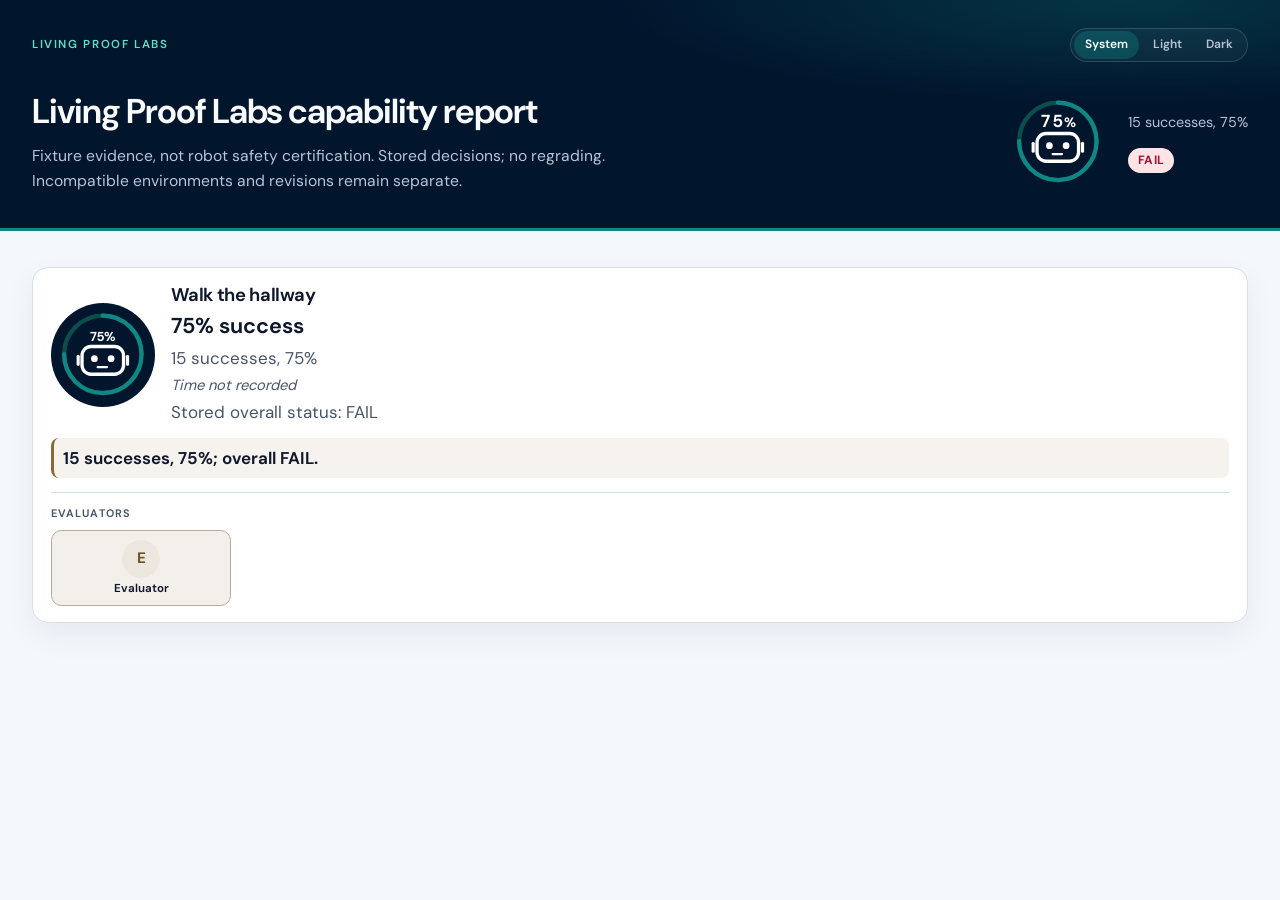
<file: tests/fixtures/robots/go1.html>
<!doctype html><html lang='en'><meta charset='utf-8'><meta name='viewport' content='width=device-width, initial-scale=1'><title>Living Proof Labs capability report</title><style>/*
Copyright 2014 The DM Sans Project Authors (https://github.com/googlefonts/dm-fonts)

This Font Software is licensed under the SIL Open Font License, Version 1.1.
This license is copied below, and is also available with a FAQ at:
https://scripts.sil.org/OFL


-----------------------------------------------------------
SIL OPEN FONT LICENSE Version 1.1 - 26 February 2007
-----------------------------------------------------------

PREAMBLE
The goals of the Open Font License (OFL) are to stimulate worldwide
development of collaborative font projects, to support the font creation
efforts of academic and linguistic communities, and to provide a free and
open framework in which fonts may be shared and improved in partnership
with others.

The OFL allows the licensed fonts to be used, studied, modified and
redistributed freely as long as they are not sold by themselves. The
fonts, including any derivative works, can be bundled, embedded, 
redistributed and/or sold with any software provided that any reserved
names are not used by derivative works. The fonts and derivatives,
however, cannot be released under any other type of license. The
requirement for fonts to remain under this license does not apply
to any document created using the fonts or their derivatives.

DEFINITIONS
"Font Software" refers to the set of files released by the Copyright
Holder(s) under this license and clearly marked as such. This may
include source files, build scripts and documentation.

"Reserved Font Name" refers to any names specified as such after the
copyright statement(s).

"Original Version" refers to the collection of Font Software components as
distributed by the Copyright Holder(s).

"Modified Version" refers to any derivative made by adding to, deleting,
or substituting -- in part or in whole -- any of the components of the
Original Version, by changing formats or by porting the Font Software to a
new environment.

"Author" refers to any designer, engineer, programmer, technical
writer or other person who contributed to the Font Software.

PERMISSION & CONDITIONS
Permission is hereby granted, free of charge, to any person obtaining
a copy of the Font Software, to use, study, copy, merge, embed, modify,
redistribute, and sell modified and unmodified copies of the Font
Software, subject to the following conditions:

1) Neither the Font Software nor any of its individual components,
in Original or Modified Versions, may be sold by itself.

2) Original or Modified Versions of the Font Software may be bundled,
redistributed and/or sold with any software, provided that each copy
contains the above copyright notice and this license. These can be
included either as stand-alone text files, human-readable headers or
in the appropriate machine-readable metadata fields within text or
binary files as long as those fields can be easily viewed by the user.

3) No Modified Version of the Font Software may use the Reserved Font
Name(s) unless explicit written permission is granted by the corresponding
Copyright Holder. This restriction only applies to the primary font name as
presented to the users.

4) The name(s) of the Copyright Holder(s) or the Author(s) of the Font
Software shall not be used to promote, endorse or advertise any
Modified Version, except to acknowledge the contribution(s) of the
Copyright Holder(s) and the Author(s) or with their explicit written
permission.

5) The Font Software, modified or unmodified, in part or in whole,
must be distributed entirely under this license, and must not be
distributed under any other license. The requirement for fonts to
remain under this license does not apply to any document created
using the Font Software.

TERMINATION
This license becomes null and void if any of the above conditions are
not met.

DISCLAIMER
THE FONT SOFTWARE IS PROVIDED "AS IS", WITHOUT WARRANTY OF ANY KIND,
EXPRESS OR IMPLIED, INCLUDING BUT NOT LIMITED TO ANY WARRANTIES OF
MERCHANTABILITY, FITNESS FOR A PARTICULAR PURPOSE AND NONINFRINGEMENT
OF COPYRIGHT, PATENT, TRADEMARK, OR OTHER RIGHT. IN NO EVENT SHALL THE
COPYRIGHT HOLDER BE LIABLE FOR ANY CLAIM, DAMAGES OR OTHER LIABILITY,
INCLUDING ANY GENERAL, SPECIAL, INDIRECT, INCIDENTAL, OR CONSEQUENTIAL
DAMAGES, WHETHER IN AN ACTION OF CONTRACT, TORT OR OTHERWISE, ARISING
FROM, OUT OF THE USE OR INABILITY TO USE THE FONT SOFTWARE OR FROM
OTHER DEALINGS IN THE FONT SOFTWARE.
*/
@font-face{font-family:'DM Sans';font-style:normal;font-weight:100 1000;font-display:swap;src:url([data-uri]) format('woff2');unicode-range:U+0100-02BA, U+02BD-02C5, U+02C7-02CC, U+02CE-02D7, U+02DD-02FF, U+0304, U+0308, U+0329, U+1D00-1DBF, U+1E00-1E9F, U+1EF2-1EFF, U+2020, U+20A0-20AB, U+20AD-20C4, U+2113, U+2C60-2C7F, U+A720-A7FF;}@font-face{font-family:'DM Sans';font-style:normal;font-weight:100 1000;font-display:swap;src:url([data-uri]) format('woff2');unicode-range:U+0000-00FF, U+0131, U+0152-0153, U+02BB-02BC, U+02C6, U+02DA, U+02DC, U+0304, U+0308, U+0329, U+2000-206F, U+20AC, U+2122, U+2191, U+2193, U+2212, U+2215, U+FEFF, U+FFFD;}:root {
  color-scheme: light;
  --font-sans: "DM Sans", system-ui, -apple-system, "Segoe UI", sans-serif;
  --navy: #01152d;
  --teal: #0e8785;
  --teal-bright: #64dfc7;
  --track: #0b4f4d;
  --text: #0f172a;
  --text-muted: #475569;
  --bg: #f4f7fb;
  --bg-muted: #e8eef5;
  --surface: #ffffff;
  --border: #d5dee9;
  --border-strong: #c3cedb;
  --shadow: 0 12px 32px rgba(1, 21, 45, 0.06);
  --chip-pass-fg: #0f5f5c;
  --chip-pass-bg: #d7f3ef;
  --chip-fail-fg: #9f1239;
  --chip-fail-bg: #ffe4e6;
  --chip-warn-fg: #92400e;
  --chip-warn-bg: #fef3c7;
  --chip-muted-fg: #334155;
  --chip-muted-bg: #e2e8f0;
  --header-text: #f8fafc;
  --header-muted: #b7c5d6;
  --focus: #0e8785;
  --pre-bg: #0b1120;
  --pre-text: #e2e8f0;
  --link: #0b6e6c;
  --link-hover: #08524f;
  --speak: #8a6a32;
  --speak-text: #6b5428;
}

@media (prefers-color-scheme: dark) {
  :root {
    color-scheme: dark;
    --text: #e2e8f0;
    --text-muted: #94a3b8;
    --bg: #0b1120;
    --bg-muted: #111827;
    --surface: #151f32;
    --border: #2a364a;
    --border-strong: #3d4b63;
    --shadow: 0 16px 40px rgba(0, 0, 0, 0.35);
    --chip-pass-fg: #5eead4;
    --chip-pass-bg: #0f2e2b;
    --chip-fail-fg: #fda4af;
    --chip-fail-bg: #4c0519;
    --chip-warn-fg: #fcd34d;
    --chip-warn-bg: #33260a;
    --chip-muted-fg: #cbd5e1;
    --chip-muted-bg: #1e293b;
    --link: #64dfc7;
    --link-hover: #8ef3e4;
    --speak: #c4a46a;
    --speak-text: #e0c48a;
  }
}

html:has(#theme-light:checked) {
  color-scheme: light;
  --text: #0f172a;
  --text-muted: #475569;
  --bg: #f4f7fb;
  --bg-muted: #e8eef5;
  --surface: #ffffff;
  --border: #d5dee9;
  --border-strong: #c3cedb;
  --shadow: 0 12px 32px rgba(1, 21, 45, 0.06);
  --chip-pass-fg: #0f5f5c;
  --chip-pass-bg: #d7f3ef;
  --chip-fail-fg: #9f1239;
  --chip-fail-bg: #ffe4e6;
  --chip-warn-fg: #92400e;
  --chip-warn-bg: #fef3c7;
  --chip-muted-fg: #334155;
  --chip-muted-bg: #e2e8f0;
  --link: #0b6e6c;
  --link-hover: #08524f;
  --speak: #8a6a32;
  --speak-text: #6b5428;
}

html:has(#theme-dark:checked) {
  color-scheme: dark;
  --text: #e2e8f0;
  --text-muted: #94a3b8;
  --bg: #0b1120;
  --bg-muted: #111827;
  --surface: #151f32;
  --border: #2a364a;
  --border-strong: #3d4b63;
  --shadow: 0 16px 40px rgba(0, 0, 0, 0.35);
  --chip-pass-fg: #5eead4;
  --chip-pass-bg: #0f2e2b;
  --chip-fail-fg: #fda4af;
  --chip-fail-bg: #4c0519;
  --chip-warn-fg: #fcd34d;
  --chip-warn-bg: #33260a;
  --chip-muted-fg: #cbd5e1;
  --chip-muted-bg: #1e293b;
  --link: #64dfc7;
  --link-hover: #8ef3e4;
  --speak: #c4a46a;
  --speak-text: #e0c48a;
}

*, *::before, *::after { box-sizing: border-box; }

html { scroll-behavior: auto; }

body {
  margin: 0;
  font-family: var(--font-sans);
  font-size: 1.0625rem;
  line-height: 1.6;
  color: var(--text);
  background: var(--bg);
  -webkit-font-smoothing: antialiased;
}

main, .wrap, .hero, .hero > div, dl, dd, section { min-width: 0; }

body, table, .num {
  font-variant-numeric: tabular-nums;
  font-feature-settings: "tnum" 1;
}

a {
  color: var(--link);
  text-decoration-thickness: 1px;
  text-underline-offset: 0.15em;
}

a:hover { color: var(--link-hover); }

a:focus-visible, button:focus-visible, summary:focus-visible, input:focus-visible,
.card[role="region"]:focus-visible {
  outline: 3px solid var(--focus);
  outline-offset: 3px;
}

.masthead {
  background:
    radial-gradient(ellipse 70% 80% at 88% 0%, rgba(14, 135, 133, 0.28), transparent 58%),
    var(--navy);
  color: var(--header-text);
  border-bottom: 3px solid var(--teal);
}

.masthead-inner, .wrap, main {
  width: min(76rem, 100% - 2.5rem);
  margin-inline: auto;
}

.masthead-inner {
  padding: 1.75rem 0 2.15rem;
}

.masthead-top {
  display: flex;
  align-items: center;
  justify-content: space-between;
  gap: 1rem;
  margin-bottom: 1.75rem;
}

.eyebrow {
  margin: 0;
  text-transform: uppercase;
  letter-spacing: 0.14em;
  font-size: 0.72rem;
  font-weight: 600;
  color: var(--teal-bright);
}

.run-history { margin: -0.85rem 0 1.35rem; }

.masthead .run-history a {
  color: var(--header-text);
  font-weight: 650;
  text-decoration: none;
}

.masthead .run-history a:hover { color: var(--teal-bright); }

.theme {
  position: relative;
  display: flex;
  gap: 0.15rem;
  margin: 0;
  min-inline-size: 0;
  padding: 0.15rem;
  border: 1px solid rgba(255, 255, 255, 0.14);
  border-radius: 999px;
  background: rgba(255, 255, 255, 0.04);
}

.theme legend {
  position: absolute;
  width: 1px;
  height: 1px;
  padding: 0;
  margin: -1px;
  overflow: hidden;
  clip: rect(0 0 0 0);
  white-space: nowrap;
  border: 0;
}

.theme label {
  display: inline-flex;
  align-items: center;
  justify-content: center;
  min-height: 1.7rem;
  padding: 0 0.7rem;
  border-radius: 999px;
  font-size: 0.75rem;
  font-weight: 600;
  color: var(--header-muted);
  cursor: pointer;
}

.theme input {
  position: absolute;
  opacity: 0;
  pointer-events: none;
}

.theme label:has(input:checked) {
  background: rgba(14, 135, 133, 0.35);
  color: #fff;
}

.theme label:hover { color: #fff; }

.theme label:focus-within {
  outline: 3px solid var(--teal-bright);
  outline-offset: 2px;
}

.hero {
  display: grid;
  gap: 1.75rem;
  align-items: center;
}

@media (min-width: 720px) {
  .hero {
    grid-template-columns: minmax(0, 1fr) auto;
    gap: 2.5rem;
  }
}

.masthead h1 {
  margin: 0 0 0.75rem;
  font-size: clamp(1.65rem, 3vw, 2.15rem);
  font-weight: 650;
  letter-spacing: -0.03em;
  line-height: 1.2;
  color: var(--header-text);
}

.masthead .lede {
  margin: 0;
  max-width: 40rem;
  color: var(--header-muted);
  font-size: 0.98rem;
  line-height: 1.55;
}

.grades {
  display: flex;
  flex-wrap: wrap;
  gap: 1.5rem 2rem;
  align-items: center;
}

.masthead .grade {
  display: flex;
  align-items: center;
  gap: 1.1rem;
}

.masthead .grade svg {
  width: 6.5rem;
  height: 6.5rem;
  flex: none;
  display: block;
}

.masthead .grade .meta { min-width: 0; }

.masthead .grade .caption {
  margin: 0 0 0.65rem;
  color: var(--header-muted);
  font-size: 0.9rem;
}

main {
  padding: 2.25rem 0 4rem;
  display: grid;
  gap: 1.35rem;
}

.card {
  background: var(--surface);
  border: 1px solid var(--border);
  border-radius: 1rem;
  box-shadow: var(--shadow);
  padding: 1.6rem 1.7rem 1.7rem;
  min-width: 0;
  overflow-x: auto;
}

.card > h2, #summary > h2, #summary > h3, .evidence h2, .table-wrap > h2, details summary {
  margin: 0 0 1.1rem;
  font-size: 0.78rem;
  font-weight: 650;
  letter-spacing: 0.1em;
  text-transform: uppercase;
  color: var(--text-muted);
}

section.run + section.run,
#summary .run + h3,
.verdict + .verdict,
.run-detail > section + section {
  margin-top: 1.5rem;
  padding-top: 1.5rem;
  border-top: 1px solid var(--border);
}

section.run h3, .context > h3, .failures > h3, .trials > h3 {
  margin: 0 0 1rem;
  font-size: 1.15rem;
  font-weight: 650;
  letter-spacing: -0.02em;
  text-transform: none;
  color: var(--text);
}

.failures h4 {
  margin: 1.25rem 0 0.7rem;
  font-size: 0.95rem;
  font-weight: 650;
}

.verdict p { margin: 0 0 0.75rem; }
.verdict p:last-child { margin-bottom: 0; }
.verdict .robot {
  font-weight: 650;
  font-size: 1.2rem;
  letter-spacing: -0.02em;
}
.verdict .grade {
  margin: 0.15rem 0 0.75rem;
  font-size: 1.85rem;
  font-weight: 700;
  letter-spacing: 0.04em;
}
.verdict[data-grade="PASS"] .grade { color: var(--chip-pass-fg); }
.verdict[data-grade="FAIL"] .grade { color: var(--chip-fail-fg); }
.verdict[data-grade="INSUFFICIENT_EVIDENCE"] .grade { color: var(--chip-warn-fg); }
.verdict[data-grade="INCOMPATIBLE"] .grade { color: var(--chip-muted-fg); }
.verdict .facts {
  margin: 0 0 0.9rem;
  padding-left: 1.15rem;
  color: var(--text-muted);
}

dl {
  display: grid;
  grid-template-columns: minmax(8.5rem, 14rem) minmax(0, 1fr);
  gap: 0.55rem 1.5rem;
  margin: 0;
}

dt {
  margin: 0;
  font-size: 0.78rem;
  font-weight: 600;
  letter-spacing: 0.06em;
  text-transform: uppercase;
  color: var(--text-muted);
  padding-top: 0.15rem;
}

dd, td, .lede, .caption {
  min-width: 0;
  overflow-wrap: anywhere;
}

dd { margin: 0; }

dd ul { margin: 0.2rem 0 0; padding-left: 1.1rem; }

.muted, .limit { color: var(--text-muted); }
.limit { font-size: 0.9rem; }

.note {
  border-left: 4px solid var(--chip-warn-fg);
  padding: 0.55rem 0.9rem;
  background: var(--chip-warn-bg);
  border-radius: 0.35rem;
}

code { font-size: 0.92em; }

.table-wrap { overflow-x: auto; }

table {
  width: 100%;
  border-collapse: collapse;
  font-size: 0.95rem;
}

th, td {
  text-align: left;
  vertical-align: top;
  padding: 0.85rem 1rem;
  border: 0;
  border-bottom: 1px solid var(--border);
}

thead th {
  position: sticky;
  top: 0;
  font-size: 0.72rem;
  font-weight: 650;
  letter-spacing: 0.08em;
  text-transform: uppercase;
  color: var(--text-muted);
  background: var(--bg-muted);
  border-bottom: 1px solid var(--border-strong);
  white-space: nowrap;
}

tbody tr:last-child td { border-bottom: 0; }

tbody tr:hover td { background: color-mix(in srgb, var(--bg-muted) 70%, transparent); }

.chip {
  display: inline-flex;
  align-items: center;
  min-height: 1.55rem;
  padding: 0.1rem 0.6rem;
  border-radius: 999px;
  font-size: 0.75rem;
  font-weight: 700;
  letter-spacing: 0.04em;
  line-height: 1.3;
}

.chip-pass, .chip.pass { color: var(--chip-pass-fg); background: var(--chip-pass-bg); }
.chip-fail { color: var(--chip-fail-fg); background: var(--chip-fail-bg); }
.chip-warn { color: var(--chip-warn-fg); background: var(--chip-warn-bg); }
.chip-muted { color: var(--chip-muted-fg); background: var(--chip-muted-bg); }

.chips {
  list-style: none;
  margin: 0.35rem 0 0;
  padding: 0;
  display: flex;
  flex-wrap: wrap;
  gap: 0.4rem;
}

.evidence ul {
  margin: 0;
  padding: 0;
  list-style: none;
  display: grid;
  gap: 0.55rem;
}

.evidence li {
  padding: 0.65rem 0.85rem;
  border-radius: 0.55rem;
  background: var(--bg-muted);
}

.evidence li.is-kept {
  color: var(--chip-pass-fg);
  background: var(--chip-pass-bg);
}

.evidence-kept-note,
.evidence-kept {
  color: var(--chip-pass-fg);
  font-weight: 650;
}

.evidence-kept-note { margin: 0 0 0.9rem; }

.evidence-kept { margin: 0.15rem 0 0; }

.evidence-why {
  margin: 0.25rem 0 0;
  color: var(--text-muted);
}

.evidence-video video {
  display: block;
  width: 100%;
  max-width: 40rem;
  margin-top: 0.55rem;
  border-radius: 0.55rem;
  background: var(--navy);
}

details summary {
  list-style: none;
  cursor: pointer;
  margin: 0;
}

details summary::-webkit-details-marker { display: none; }

details summary::after {
  content: "Show";
  float: right;
  text-transform: none;
  letter-spacing: 0;
  font-weight: 600;
  color: var(--link);
}

details[open] summary::after { content: "Hide"; }

details[open] summary { margin-bottom: 1rem; }

pre {
  margin: 0;
  padding: 1.1rem 1.2rem;
  border-radius: 0.75rem;
  background: var(--pre-bg);
  color: var(--pre-text);
  font-size: 0.82rem;
  line-height: 1.5;
  white-space: pre-wrap;
  overflow-wrap: anywhere;
}

@media (max-width: 640px) {
  .masthead-inner, .wrap, main { width: min(76rem, 100% - 1.5rem); }
  .masthead-inner { padding-top: 1.25rem; }
  .masthead-top { align-items: flex-start; }
  .card { padding: 1.2rem 1.15rem 1.3rem; border-radius: 0.85rem; }
  dl { grid-template-columns: 1fr; gap: 0.15rem 0; }
  dt { padding-top: 0.55rem; }
  .grades { justify-content: flex-start; }
  th, td { padding: 0.7rem 0.7rem; }
}

/* Scenario-step success rings. The rate bar is the share of successes, not a k-of-n marker. */

.scenario-steps h2 { margin-bottom: 1rem; }

.split { display: grid; gap: 1.1rem; }
@media (min-width: 800px) {
  .split { grid-template-columns: 1.15fr 0.85fr; align-items: start; }
  .b-grid { grid-template-columns: repeat(2, minmax(0, 1fr)); }
}
@media (min-width: 1180px) {
  .b-grid { grid-template-columns: repeat(3, minmax(0, 1fr)); }
}
.locked {
  border: 1px solid var(--border);
  border-radius: 0.85rem;
  padding: 1.05rem 1.15rem 1.15rem;
  min-width: 0;
}
.locked h3 {
  margin: 0 0 0.85rem;
  font-size: 0.74rem;
  font-weight: 650;
  letter-spacing: 0.1em;
  text-transform: uppercase;
  color: var(--text-muted);
}
.run-hero { display: flex; flex-wrap: wrap; align-items: center; gap: 1.15rem 1.4rem; }
.run-hero .badge svg { display: block; width: 8rem; height: 8rem; }
.run-hero .pct {
  margin: 0;
  font-size: clamp(1.55rem, 3vw, 2rem);
  font-weight: 650;
  letter-spacing: -0.03em;
  line-height: 1.15;
}
.run-hero .count, .run-hero .stored-status, .confidence {
  margin: 0.35rem 0 0;
  color: var(--text-muted);
}
.run-hero .count { font-size: 0.85rem; }
.run-hero .stored-status, .confidence { font-size: 0.78rem; }
.plan-note {
  margin: 1.05rem 0 0;
  padding: 0.7rem 0 0.15rem 0.95rem;
  border-left: 2px solid var(--border-strong);
  color: var(--text-muted);
  font-size: 0.8rem;
  line-height: 1.5;
  max-width: 36rem;
}
.plan-note strong { font-weight: 650; color: var(--text); }
.success-bar {
  display: block;
  height: 0.5rem;
  margin: 0.85rem 0 0.1rem;
  max-width: 28rem;
  background: var(--bg-muted);
  border-radius: 999px;
  overflow: hidden;
}
.rank-body .success-bar { margin-top: 0.45rem; max-width: 22rem; }
.success-bar > i {
  display: block;
  height: 100%;
  width: calc(var(--p) * 1%);
  background: var(--teal);
  border-radius: 999px;
}
.step-intro, .close-note, .sources, .foot {
  margin: 0;
  color: var(--text-muted);
  font-size: 0.88rem;
}
.step-intro { margin: -0.4rem 0 0.9rem; }
.close-note { margin: 0.15rem 0 0.35rem; }
.sources { margin-top: 0.8rem; font-size: 0.75rem; line-height: 1.5; max-width: 52rem; }
.sources code { font-size: 0.92em; }
.foot {
  display: flex;
  flex-wrap: wrap;
  align-items: center;
  gap: 0.55rem 0.85rem;
  margin-top: 1rem;
  font-size: 0.85rem;
}
.step-list { display: grid; }
.step { border-bottom: 1px solid var(--border); }
.step:last-of-type { border-bottom: 0; }
.step-summary {
  display: grid;
  grid-template-columns: 2.1rem 5.5rem minmax(0, 1fr);
  gap: 0.85rem 1rem;
  align-items: center;
  padding: 0.95rem 0;
  cursor: pointer;
  list-style: none;
  margin: 0;
  color: inherit;
  font-size: 1rem;
  font-weight: 400;
  letter-spacing: normal;
  text-transform: none;
}
.step-summary::-webkit-details-marker, .step-summary::marker { content: ""; }
.step-summary::after { content: none; float: none; }
details[open] > .step-summary { margin-bottom: 0; }
details[open] > .step-summary::after { content: none; }
.step-summary .badge svg { width: 5.5rem; height: 5.5rem; display: block; }
.step-name {
  margin: 0;
  font-size: 1.08rem;
  font-weight: 650;
  letter-spacing: -0.02em;
  line-height: 1.3;
  text-transform: none;
  color: var(--text);
}
.step-meta {
  display: flex;
  flex-wrap: wrap;
  align-items: center;
  gap: 0.35rem 0.7rem;
  margin: 0.3rem 0 0;
  color: var(--text-muted);
  font-size: 0.82rem;
}
.step-meta .count { margin: 0; font-size: 0.82rem; color: var(--text-muted); }
.eval-line {
  display: inline-flex;
  align-items: center;
  gap: 0.35rem;
  color: var(--text-muted);
  font-size: 0.82rem;
}
.eval-icon { width: 1rem; height: 1rem; flex: none; color: var(--link); }
.disclose {
  display: inline-flex;
  align-items: center;
  gap: 0.35rem;
  margin-left: auto;
  color: var(--link);
  font-weight: 650;
  font-size: 0.78rem;
}
.disclose .chevron {
  display: inline-block;
  width: 0.42rem;
  height: 0.42rem;
  border-right: 2px solid currentColor;
  border-bottom: 2px solid currentColor;
  transform: rotate(45deg) translate(-1px, -1px);
}
details[open] > .step-summary .chevron { transform: rotate(-135deg) translate(-1px, -1px); }
.disclose-open { display: none; }
details[open] > .step-summary .disclose-closed { display: none; }
details[open] > .step-summary .disclose-open { display: inline; }
.complete {
  display: block;
  margin-top: 0.25rem;
  font-size: 0.78rem;
  color: var(--text-muted);
}
.trial-panel { padding: 0 0 1.15rem; min-width: 0; }
@media (min-width: 801px) {
  .trial-panel { padding-left: calc(2.1rem + 5.5rem + 2rem); }
}
.trial-note { margin: 0 0 0.65rem; color: var(--text-muted); font-size: 0.8rem; }
.trial-table { width: 100%; border-collapse: collapse; font-size: 0.88rem; }
.trial-table th, .trial-table td {
  text-align: left;
  vertical-align: top;
  padding: 0.55rem 0.7rem;
  border-bottom: 1px solid var(--border);
}
.trial-table thead th {
  position: static;
  font-size: 0.68rem;
  font-weight: 650;
  letter-spacing: 0.08em;
  text-transform: uppercase;
  color: var(--text-muted);
  background: var(--bg-muted);
  border-bottom: 1px solid var(--border-strong);
  white-space: nowrap;
}
.trial-table tbody tr:last-child td { border-bottom: 0; }
.trial-table tbody tr.is-success td {
  background: color-mix(in srgb, var(--teal) 5%, transparent);
}
.trial-table .time-kind, .trial-table .margin-note {
  display: block;
  color: var(--text-muted);
  font-size: 0.75rem;
  font-weight: 500;
}
.step-result {
  display: inline-flex;
  align-items: center;
  gap: 0.35rem;
  font-weight: 650;
  font-size: 0.86rem;
}
.step-result-success { color: var(--link); }
.step-result-success svg { width: 0.85rem; height: 0.85rem; flex: none; }
.step-result-quiet, .step-result-neutral { color: var(--text-muted); font-weight: 550; }
.place {
  font-weight: 700;
  font-size: 1.15rem;
  letter-spacing: -0.03em;
  color: var(--text-muted);
}
.place.tie { font-size: 0.95rem; letter-spacing: 0; }
.nowrap { white-space: nowrap; }

@media (max-width: 700px) {
  .run-hero .badge svg { width: 6.25rem; height: 6.25rem; }
  .step-summary {
    grid-template-columns: 1.6rem 4.4rem minmax(0, 1fr);
    gap: 0.55rem 0.7rem;
    align-items: start;
  }
  .step-summary .badge svg { width: 4.4rem; height: 4.4rem; }
  .step-summary .place { padding-top: 1.15rem; }
  .step-name { font-size: 0.98rem; }
  .step-name .colon { display: none; }
  .step-name .rate { display: block; margin-top: 0.1rem; }
  .trial-table thead {
    position: absolute;
    width: 1px;
    height: 1px;
    overflow: hidden;
    clip: rect(0 0 0 0);
  }
  .trial-table, .trial-table tbody, .trial-table tr, .trial-table td { display: block; width: 100%; }
  .trial-table tr { padding: 0.7rem 0.15rem; border-bottom: 1px solid var(--border); }
  .trial-table tbody tr:last-child { border-bottom: 0; }
  .trial-table td {
    display: grid;
    grid-template-columns: 8.2rem minmax(0, 1fr);
    gap: 0.35rem 0.75rem;
    padding: 0.15rem 0;
    border: 0;
  }
  .trial-table td::before {
    content: attr(data-label);
    font-size: 0.68rem;
    font-weight: 650;
    letter-spacing: 0.08em;
    text-transform: uppercase;
    color: var(--text-muted);
    padding-top: 0.15rem;
  }
  .eval-mark:has(.eval-name-short) .eval-name-full { display: none; }
  .eval-name-short { display: block; }
  .summary-hero .badge svg { width: 5.5rem; height: 5.5rem; }
}

@media print {
  :root, html:has(#theme-dark:checked) {
    color-scheme: light;
    --text: #0f172a;
    --text-muted: #475569;
    --bg: #fff;
    --bg-muted: #f1f5f9;
    --surface: #fff;
    --border: #cbd5e1;
    --shadow: none;
    --chip-pass-fg: #0f5f5c;
    --chip-pass-bg: #d7f3ef;
    --chip-fail-fg: #9f1239;
    --chip-fail-bg: #ffe4e6;
    --chip-warn-fg: #92400e;
    --chip-warn-bg: #fef3c7;
    --chip-muted-fg: #334155;
    --chip-muted-bg: #e2e8f0;
    --link: #0b6e6c;
    --link-hover: #08524f;
  }
  .theme { display: none; }
  .masthead { -webkit-print-color-adjust: exact; print-color-adjust: exact; }
  .card { box-shadow: none; break-inside: avoid; }
  details[open] summary::after, details summary::after { content: none; }
  pre { background: #f8fafc; color: #0f172a; border: 1px solid var(--border); }
}

/* Evaluator summary card. Generic chrome; icons come from the result. */
.summary-card {
  background: var(--surface);
  border: 1px solid var(--border);
  border-radius: 1rem;
  padding: 1rem 1.1rem 1.05rem;
  box-shadow: var(--shadow);
  min-width: 0;
  margin-bottom: 1.25rem;
}
.summary-card.is-compact { padding: 0.8rem 0.85rem 0.85rem; }
.card-head {
  display: flex;
  flex-wrap: wrap;
  align-items: center;
  justify-content: space-between;
  gap: 0.35rem 0.7rem;
  margin-bottom: 0.7rem;
}
.state-kicker {
  margin: 0;
  font-size: 0.72rem;
  font-weight: 650;
  letter-spacing: 0.08em;
  text-transform: uppercase;
  color: var(--text-muted);
}
.example-tag {
  margin: 0;
  padding: 0.15rem 0.5rem;
  border-radius: 999px;
  background: var(--chip-muted-bg);
  color: var(--chip-muted-fg);
  font-size: 0.72rem;
  font-weight: 650;
}
.summary-hero {
  display: flex;
  align-items: center;
  gap: 0.85rem 1rem;
  min-width: 0;
}
.summary-hero > div { min-width: 0; }
@media (max-width: 480px) {
  .summary-hero { flex-direction: column; align-items: flex-start; }
}
.summary-hero .badge svg { width: 6.5rem; height: 6.5rem; display: block; }
.summary-card.is-compact .summary-hero .badge svg { width: 4.5rem; height: 4.5rem; }
.summary-hero .run-title {
  margin: 0;
  font-size: 1.15rem;
  font-weight: 650;
  letter-spacing: -0.02em;
  line-height: 1.25;
}
.summary-hero .pct { margin: 0.1rem 0 0; font-size: 1.35rem; font-weight: 650; }
.summary-hero .count, .summary-hero .stored-status, .summary-hero .run-time {
  margin: 0.1rem 0 0;
  color: var(--text-muted);
}
.summary-hero .run-time { font-size: 0.92rem; }
.summary-hero .run-time.is-missing, .eval-panel .meta.is-missing { font-style: italic; }
time { white-space: nowrap; }
.evaluators {
  margin-top: 0.85rem;
  padding-top: 0.75rem;
  border-top: 1px solid var(--border);
  container-type: inline-size;
  container-name: evaluators;
}
.evaluators-label {
  margin: 0 0 0.5rem;
  font-size: 0.68rem;
  font-weight: 650;
  letter-spacing: 0.1em;
  text-transform: uppercase;
  color: var(--text-muted);
}
.eval-row {
  --eval-card-width: 11.25rem; /* 180px */
  --eval-gap: 0.45rem;
  display: flex;
  flex-wrap: wrap;
  justify-content: flex-start;
  align-items: stretch;
  gap: var(--eval-gap);
  margin: 0;
  padding: 0;
}
.eval-mark {
  display: flex;
  flex-direction: column;
  align-items: center;
  justify-content: flex-start;
  gap: 0.28rem;
  text-align: center;
  min-width: 0;
  box-sizing: border-box;
  width: 100%;
  height: 100%;
  margin: 0;
  padding: 0.55rem 0.45rem 0.5rem;
  border-radius: 0.65rem;
  border: 1px solid transparent;
  background: transparent;
  color: inherit;
  font: inherit;
  letter-spacing: normal;
  text-transform: none;
}
.eval-mark .eval-face {
  position: relative;
  width: 2.35rem;
  height: 2.35rem;
  display: grid;
  place-items: center;
  border-radius: 999px;
  background: color-mix(in srgb, var(--bg-muted) 80%, var(--surface));
  color: var(--link);
}
.eval-mark .mark-svg svg { width: 1.2rem; height: 1.2rem; display: block; }
.eval-mark .eval-face .mini-ring { width: 2.7rem; height: 2.7rem; display: block; }
.eval-mark .eval-face .mini-ring svg { width: 2.7rem; height: 2.7rem; }
.eval-mark.is-graded .eval-face { width: 2.85rem; height: 2.85rem; background: transparent; }
.eval-name { font-size: 0.72rem; line-height: 1.25; color: var(--text-muted); }
.eval-name-short { display: none; }
.eval-mark .pip {
  position: absolute;
  right: -0.15rem;
  bottom: -0.15rem;
  width: 0.95rem;
  height: 0.95rem;
  border-radius: 999px;
  background: var(--navy);
  color: var(--teal-bright);
  display: grid;
  place-items: center;
  box-shadow: 0 0 0 2px var(--surface);
}
.eval-mark .pip.pip-fail { background: var(--chip-fail-fg); color: var(--surface); }
.eval-mark .pip svg { width: 0.62rem; height: 0.62rem; display: block; }
.eval-fallback { font-weight: 700; font-size: 0.95rem; line-height: 1; }
/* A mark is a tab. Its details element holds only the summary; the panel is a
   sibling of the row so it stays full width and outside the scrolling row. */
.eval-disclosure {
  flex: 0 0 var(--eval-card-width);
  width: var(--eval-card-width);
  min-width: 0;
}
.eval-disclosure > summary.eval-mark { list-style: none; cursor: pointer; }
.eval-disclosure[open] > summary.eval-mark { margin-bottom: 0; }
.eval-disclosure > summary.eval-mark::-webkit-details-marker,
.eval-disclosure > summary.eval-mark::marker { content: ""; }
.eval-disclosure > summary.eval-mark::after,
.eval-disclosure[open] > summary.eval-mark::after { content: none; float: none; }
/* Speaking: this evaluator has something to say. Not the selected state. */
.eval-disclosure:not([open]) > summary.eval-mark.is-speaking {
  background: color-mix(in srgb, var(--speak) 10%, var(--surface));
  border-color: color-mix(in srgb, var(--speak) 45%, var(--border));
}
.eval-mark.is-speaking .eval-face {
  color: var(--speak-text);
  background: color-mix(in srgb, var(--speak) 16%, var(--surface));
}
.eval-mark.is-speaking .eval-name { color: var(--text); font-weight: 650; }
/* Hover */
.eval-disclosure > summary.eval-mark:hover {
  background: color-mix(in srgb, var(--bg-muted) 85%, var(--surface));
  border-color: var(--border-strong);
}
.eval-disclosure > summary.eval-mark:hover .eval-name { color: var(--text); }
/* Selected: only the open mark, tied to the panel below by a connector. */
.eval-disclosure[open] > summary.eval-mark {
  background: color-mix(in srgb, var(--link) 9%, var(--surface));
  border-color: color-mix(in srgb, var(--link) 70%, var(--border));
  box-shadow: 0 0 0 1px color-mix(in srgb, var(--link) 35%, transparent);
  position: relative;
  z-index: 1;
}
.eval-disclosure[open] > summary.eval-mark .eval-face {
  color: var(--link);
  background: color-mix(in srgb, var(--link) 14%, var(--surface));
}
.eval-disclosure[open] > summary.eval-mark .eval-name { color: var(--text); font-weight: 650; }
.eval-disclosure[open] > summary.eval-mark.is-speaking .eval-face { color: var(--speak-text); }
.eval-disclosure[open] > summary.eval-mark::after {
  content: "";
  position: absolute;
  left: 50%;
  bottom: -0.72rem;
  width: 0.85rem;
  height: 0.85rem;
  background: color-mix(in srgb, var(--link) 9%, var(--surface));
  border-right: 1.5px solid color-mix(in srgb, var(--link) 70%, var(--border));
  border-bottom: 1.5px solid color-mix(in srgb, var(--link) 70%, var(--border));
  transform: translateX(-50%) rotate(45deg);
  z-index: 2;
}
.eval-disclosure > summary.eval-mark:focus-visible {
  outline: 3px solid var(--focus);
  outline-offset: 2px;
}
/* Landing on #evaluator-<id> (the tabs script sets data-landed): keep the tab clear of
   the top edge, and mark it with a 2px accent outline that fades over 1.5s. The keyboard
   focus ring above wins while the tab has it, so a focus indicator never fades away. */
.eval-disclosure[id] { scroll-margin-top: 1rem; }
@keyframes eval-landed {
  from { outline-color: var(--focus); }
  to { outline-color: transparent; }
}
.eval-disclosure[data-landed] > summary.eval-mark:not(:focus-visible) {
  outline: 2px solid var(--focus);
  outline-offset: 2px;
  animation: eval-landed 1.5s ease-out forwards;
}
@media (prefers-reduced-motion: reduce) {
  .eval-disclosure[data-landed] > summary.eval-mark:not(:focus-visible) { animation: none; }
}
/* Browser floor: the first MAX_PANEL_TABS panels are revealed only by :has()
   (Chrome 105, Safari 15.4, Firefox 121). In an older browser an open panel for
   mark 1 to 24 stays display:none; the tab still opens, closes and shows the
   selected chrome, and marks past that open their panel through the details
   element itself, which needs no :has().
   Panels are closed unless their tab is open. The open tab's position picks the
   panel (rules generated below for the first MAX_PANEL_TABS marks); a mark past
   that keeps its panel inside its own details element. */
.eval-tabpanel { display: none; margin-top: 0.7rem; min-width: 0; }
.eval-disclosure > .eval-tabpanel { margin-top: 0.7rem; }
.eval-disclosure[open] > .eval-tabpanel { display: block; }
/* A mark past the generated panel rules: when open, its details takes the whole
   row and the panel opens full width under its (still 180px) tab. */
.eval-disclosure.eval-inline[open] { flex: 1 0 100%; width: 100%; }
.eval-disclosure.eval-inline > summary.eval-mark {
  width: var(--eval-card-width);
  height: auto; /* not the 100% of a tab in a row: the open details also holds the panel */
}
.eval-panel {
  box-sizing: border-box;
  padding: 0.75rem 0.85rem 0.85rem;
  border-radius: 0.65rem;
  border: 1px solid color-mix(in srgb, var(--link) 55%, var(--border));
  border-top: 3px solid var(--link);
  background: color-mix(in srgb, var(--link) 5%, var(--surface));
}
.eval-panel h4 { margin: 0 0 0.2rem; font-size: 0.95rem; color: var(--link); }
.eval-panel .purpose, .eval-panel .more { margin: 0.35rem 0 0; }
.eval-panel .meta, .descriptor-note { margin: 0.2rem 0 0; color: var(--text-muted); font-size: 0.86rem; }
.stored-run { box-sizing: border-box; margin-top: 0.45rem; }
/* Narrow screens: marks keep their width and the row scrolls sideways. */
@media (max-width: 640px) {
  .eval-row {
    flex-wrap: nowrap;
    overflow-x: auto;
    padding-bottom: 0.85rem;
    scrollbar-width: thin;
  }
  .eval-row .eval-disclosure { flex-shrink: 0; }
  .eval-tabpanel, .eval-disclosure > .eval-tabpanel { margin-top: 0; }
}
.callout-ok, .callout-headline, .assessment-failure { margin: 0.75rem 0 0; }
.callout-headline, .assessment-failure { font-weight: 650; }
.assessment-failure {
  padding: 0.4rem 0.6rem;
  border-radius: 0.5rem;
  border-left: 3px solid var(--speak);
  background: color-mix(in srgb, var(--speak) 8%, var(--surface));
}
.callouts { list-style: none; margin: 0.55rem 0 0; padding: 0; display: grid; gap: 0.35rem; }
.callouts li {
  display: flex;
  align-items: flex-start;
  gap: 0.55rem;
  margin: 0;
  padding: 0.4rem 0.6rem;
  border-radius: 0.5rem;
  border-left: 3px solid var(--speak);
  background: color-mix(in srgb, var(--speak) 8%, var(--surface));
}
.callout-icon { width: 1.15rem; height: 1.15rem; flex: none; color: var(--speak-text); }
.callout-icon svg { width: 1.15rem; height: 1.15rem; display: block; }
.callout-body .finding-text, .callout-body .finding-meta { margin: 0; }
.callout-body .finding-meta { color: var(--text-muted); font-size: 0.78rem; }
.b-grid { display: grid; gap: 0.85rem; }
.evaluators:has(> .eval-row > .eval-disclosure:nth-child(1)[open]) > .eval-tabpanels > .eval-tabpanel:nth-child(1) { display: block; }
.evaluators:has(> .eval-row > .eval-disclosure:nth-child(2)[open]) > .eval-tabpanels > .eval-tabpanel:nth-child(2) { display: block; }
.evaluators:has(> .eval-row > .eval-disclosure:nth-child(3)[open]) > .eval-tabpanels > .eval-tabpanel:nth-child(3) { display: block; }
.evaluators:has(> .eval-row > .eval-disclosure:nth-child(4)[open]) > .eval-tabpanels > .eval-tabpanel:nth-child(4) { display: block; }
.evaluators:has(> .eval-row > .eval-disclosure:nth-child(5)[open]) > .eval-tabpanels > .eval-tabpanel:nth-child(5) { display: block; }
.evaluators:has(> .eval-row > .eval-disclosure:nth-child(6)[open]) > .eval-tabpanels > .eval-tabpanel:nth-child(6) { display: block; }
.evaluators:has(> .eval-row > .eval-disclosure:nth-child(7)[open]) > .eval-tabpanels > .eval-tabpanel:nth-child(7) { display: block; }
.evaluators:has(> .eval-row > .eval-disclosure:nth-child(8)[open]) > .eval-tabpanels > .eval-tabpanel:nth-child(8) { display: block; }
.evaluators:has(> .eval-row > .eval-disclosure:nth-child(9)[open]) > .eval-tabpanels > .eval-tabpanel:nth-child(9) { display: block; }
.evaluators:has(> .eval-row > .eval-disclosure:nth-child(10)[open]) > .eval-tabpanels > .eval-tabpanel:nth-child(10) { display: block; }
.evaluators:has(> .eval-row > .eval-disclosure:nth-child(11)[open]) > .eval-tabpanels > .eval-tabpanel:nth-child(11) { display: block; }
.evaluators:has(> .eval-row > .eval-disclosure:nth-child(12)[open]) > .eval-tabpanels > .eval-tabpanel:nth-child(12) { display: block; }
.evaluators:has(> .eval-row > .eval-disclosure:nth-child(13)[open]) > .eval-tabpanels > .eval-tabpanel:nth-child(13) { display: block; }
.evaluators:has(> .eval-row > .eval-disclosure:nth-child(14)[open]) > .eval-tabpanels > .eval-tabpanel:nth-child(14) { display: block; }
.evaluators:has(> .eval-row > .eval-disclosure:nth-child(15)[open]) > .eval-tabpanels > .eval-tabpanel:nth-child(15) { display: block; }
.evaluators:has(> .eval-row > .eval-disclosure:nth-child(16)[open]) > .eval-tabpanels > .eval-tabpanel:nth-child(16) { display: block; }
.evaluators:has(> .eval-row > .eval-disclosure:nth-child(17)[open]) > .eval-tabpanels > .eval-tabpanel:nth-child(17) { display: block; }
.evaluators:has(> .eval-row > .eval-disclosure:nth-child(18)[open]) > .eval-tabpanels > .eval-tabpanel:nth-child(18) { display: block; }
.evaluators:has(> .eval-row > .eval-disclosure:nth-child(19)[open]) > .eval-tabpanels > .eval-tabpanel:nth-child(19) { display: block; }
.evaluators:has(> .eval-row > .eval-disclosure:nth-child(20)[open]) > .eval-tabpanels > .eval-tabpanel:nth-child(20) { display: block; }
.evaluators:has(> .eval-row > .eval-disclosure:nth-child(21)[open]) > .eval-tabpanels > .eval-tabpanel:nth-child(21) { display: block; }
.evaluators:has(> .eval-row > .eval-disclosure:nth-child(22)[open]) > .eval-tabpanels > .eval-tabpanel:nth-child(22) { display: block; }
.evaluators:has(> .eval-row > .eval-disclosure:nth-child(23)[open]) > .eval-tabpanels > .eval-tabpanel:nth-child(23) { display: block; }
.evaluators:has(> .eval-row > .eval-disclosure:nth-child(24)[open]) > .eval-tabpanels > .eval-tabpanel:nth-child(24) { display: block; }
</style><body><header class='masthead'><div class='masthead-inner'><div class='masthead-top'><p class='eyebrow'>Living Proof Labs</p><fieldset class='theme'><legend>Colour theme</legend><label><input type='radio' name='theme' id='theme-system' value='system' checked> System</label><label><input type='radio' name='theme' id='theme-light' value='light'> Light</label><label><input type='radio' name='theme' id='theme-dark' value='dark'> Dark</label></fieldset></div><div class='hero'><div><h1>Living Proof Labs capability report</h1><p class='lede'>Fixture evidence, not robot safety certification. Stored decisions; no regrading. Incompatible environments and revisions remain separate.</p></div><div class='grades'><div class='grade'>
<svg xmlns='http://www.w3.org/2000/svg' viewBox='0 0 1024 1024' role='img' aria-label='15 successes, 75%; overall FAIL' width='104' height='104'>
<title>15 successes, 75%; overall FAIL</title>
<circle cx='510.5' cy='505.75' r='381.1' fill='none' stroke='#0B4F4D' stroke-width='42'/>
<circle cx='510.5' cy='505.75' r='381.1' fill='none' stroke='#0E8785' stroke-width='42' stroke-linecap='round' pathLength='100' stroke-dasharray='100 100' stroke-dashoffset='25' opacity='1' transform='rotate(-90 510.5 505.75)'/>
<path d='M 401 306 L 487.25 392.25 L 635 244.5' fill='none' stroke='#0E8785' stroke-width='47' stroke-linecap='round' stroke-linejoin='round' pathLength='100' stroke-dasharray='100 100' stroke-dashoffset='100' visibility='hidden'/>
<g fill='#FFFFFF' font-family='DM Sans, system-ui, sans-serif' font-weight='700' text-anchor='middle' style='display:block' aria-hidden='true'>
<text x='386.66' y='366' font-size='172'>7</text>
<text x='510.50' y='366' font-size='172'>5</text>
<text x='634.34' y='366' font-size='134.16'>%</text>
</g>
<g fill='#FFFFFF' stroke='none'>
<rect x='252' y='509' width='31' height='109' rx='15.5'/>
<rect x='738' y='509' width='31' height='109' rx='15.5'/>
</g>
<rect x='305.625' y='428.25' width='408.75' height='273.25' rx='88.5' fill='none' stroke='#FFFFFF' stroke-width='33'/>
<g fill='#FFFFFF' stroke='none'>
<circle cx='427.2' cy='547.9' r='33.2'/>
<circle cx='591.8' cy='547.9' r='33.2'/>
<rect x='448' y='620' width='114' height='22' rx='11'/>
</g>
</svg>
<div class='meta'><p class='caption'>15 successes, 75%</p><span class='chip chip-fail'>FAIL</span></div>
</div></div></div></div></header><main class='wrap'><article class='summary-card'><div class='summary-hero'><div class='badge'><svg class='success-ring' xmlns='http://www.w3.org/2000/svg' viewBox='0 0 1024 1024' role='img' aria-label='75% success' width='128' height='128'>
<title>75% success</title>
<circle cx='512' cy='512' r='512' fill='#01152D'/>
<circle cx='510.5' cy='505.75' r='381.1' fill='none' stroke='#0B4F4D' stroke-width='42'/>
<circle cx='510.5' cy='505.75' r='381.1' fill='none' stroke='#0E8785' stroke-width='42' stroke-linecap='round' pathLength='100' stroke-dasharray='100 100' stroke-dashoffset='25' opacity='1' transform='rotate(-90 510.5 505.75)'/>
<path d='M 401 306 L 487.25 392.25 L 635 244.5' fill='none' stroke='#0E8785' stroke-width='47' stroke-linecap='round' stroke-linejoin='round' pathLength='100' stroke-dasharray='100 100' stroke-dashoffset='100' visibility='hidden'/>
<g fill='#FFFFFF' font-family='DM Sans, system-ui, sans-serif' font-weight='700' text-anchor='middle' style='display:block' aria-hidden='true'>
<text x='512' y='372' font-size='128'>75%</text>
</g>
<g fill='#FFFFFF' stroke='none'>
<rect x='252' y='509' width='31' height='109' rx='15.5'/>
<rect x='738' y='509' width='31' height='109' rx='15.5'/>
</g>
<rect x='305.625' y='428.25' width='408.75' height='273.25' rx='88.5' fill='none' stroke='#FFFFFF' stroke-width='33'/>
<g fill='#FFFFFF' stroke='none'>
<circle cx='427.2' cy='547.9' r='33.2'/>
<circle cx='591.8' cy='547.9' r='33.2'/>
<rect x='448' y='620' width='114' height='22' rx='11'/>
</g>
</svg></div><div><h2 class='run-title'>Walk the hallway</h2><p class='pct'>75% success</p><p class='count'>15 successes, 75%</p><p class='run-time is-missing'>Time not recorded</p><p class='stored-status'>Stored overall status: FAIL</p></div></div><p class='assessment-failure'>15 successes, 75%; overall FAIL.</p><div class='evaluators'><p class='evaluators-label'>Evaluators</p><div class='eval-row' role='tablist' aria-label='Evaluators' style='--eval-count:1'><details class='eval-disclosure' id='evaluator-Evaluator' name='run-evaluators' role='none'><summary class='eval-mark is-speaking' role='tab' id='run-evaluators-tab-1' aria-controls='run-evaluators-panel-1' aria-selected='false'><span class='eval-face' role='img' aria-label='Evaluator'><span class='eval-fallback' aria-hidden='true'>E</span></span><span class='eval-name eval-name-full'>Evaluator</span></summary></details></div><div class='eval-tabpanels'><div class='eval-tabpanel' role='tabpanel' id='run-evaluators-panel-1' aria-labelledby='run-evaluators-tab-1'><div class='eval-panel'><h4>Evaluator</h4><p class='meta is-missing'>Time not recorded</p><p class='descriptor-note'>No evaluator descriptor was stored.</p></div><div class='stored-run'><div class='card scenario-steps'><h2>This run</h2><div class='split'><div><div class='run-hero'><div class='badge'><svg class='success-ring' xmlns='http://www.w3.org/2000/svg' viewBox='0 0 1024 1024' role='img' aria-label='75% success' width='128' height='128'>
<title>75% success</title>
<circle cx='512' cy='512' r='512' fill='#01152D'/>
<circle cx='510.5' cy='505.75' r='381.1' fill='none' stroke='#0B4F4D' stroke-width='42'/>
<circle cx='510.5' cy='505.75' r='381.1' fill='none' stroke='#0E8785' stroke-width='42' stroke-linecap='round' pathLength='100' stroke-dasharray='100 100' stroke-dashoffset='25' opacity='1' transform='rotate(-90 510.5 505.75)'/>
<path d='M 401 306 L 487.25 392.25 L 635 244.5' fill='none' stroke='#0E8785' stroke-width='47' stroke-linecap='round' stroke-linejoin='round' pathLength='100' stroke-dasharray='100 100' stroke-dashoffset='100' visibility='hidden'/>
<g fill='#FFFFFF' font-family='DM Sans, system-ui, sans-serif' font-weight='700' text-anchor='middle' style='display:block' aria-hidden='true'>
<text x='512' y='372' font-size='128'>75%</text>
</g>
<g fill='#FFFFFF' stroke='none'>
<rect x='252' y='509' width='31' height='109' rx='15.5'/>
<rect x='738' y='509' width='31' height='109' rx='15.5'/>
</g>
<rect x='305.625' y='428.25' width='408.75' height='273.25' rx='88.5' fill='none' stroke='#FFFFFF' stroke-width='33'/>
<g fill='#FFFFFF' stroke='none'>
<circle cx='427.2' cy='547.9' r='33.2'/>
<circle cx='591.8' cy='547.9' r='33.2'/>
<rect x='448' y='620' width='114' height='22' rx='11'/>
</g>
</svg></div><div><p class='pct'>75% success</p><p class='count'>15 successes, 75%</p><p class='stored-status'>Stored overall status: FAIL</p></div></div><div class='success-bar' style='--p:75' aria-hidden='true'><i></i></div><p class='confidence'>95% confidence range for the success rate: 53–89%</p><p class='plan-note'><strong>Acceptance recorded on this run's plan.</strong> <span class='nowrap'>90% required</span>.</p></div><div class='locked'><h3>This run's constants</h3><dl><dt>Scenario</dt><dd>walk-hallway</dd><dt>Robot software</dt><dd>playground 1.0.0</dd><dt>World</dt><dd>hallway-open@0.1.0</dd><dt>Simulator</dt><dd>MuJoCo</dd><dt>Policy</dt><dd>all-required-v1@1.0.0</dd></dl></div></div></div><div class='card scenario-steps'><h2>Steps, by success</h2><div class='step-list'><article class='step'><details><summary class='step-summary'><span class='place tie'>=1</span><span class='badge'><svg class='success-ring' xmlns='http://www.w3.org/2000/svg' viewBox='0 0 1024 1024' role='img' aria-label='Never touches a side wall.: 75% success' width='88' height='88'>
<title>Never touches a side wall.: 75% success</title>
<circle cx='512' cy='512' r='512' fill='#01152D'/>
<circle cx='510.5' cy='505.75' r='381.1' fill='none' stroke='#0B4F4D' stroke-width='42'/>
<circle cx='510.5' cy='505.75' r='381.1' fill='none' stroke='#0E8785' stroke-width='42' stroke-linecap='round' pathLength='100' stroke-dasharray='100 100' stroke-dashoffset='25' opacity='1' transform='rotate(-90 510.5 505.75)'/>
<path d='M 401 306 L 487.25 392.25 L 635 244.5' fill='none' stroke='#0E8785' stroke-width='47' stroke-linecap='round' stroke-linejoin='round' pathLength='100' stroke-dasharray='100 100' stroke-dashoffset='100' visibility='hidden'/>
<g fill='#FFFFFF' font-family='DM Sans, system-ui, sans-serif' font-weight='700' text-anchor='middle' style='display:block' aria-hidden='true'>
<text x='512' y='372' font-size='128'>75%</text>
</g>
<g fill='#FFFFFF' stroke='none'>
<rect x='252' y='509' width='31' height='109' rx='15.5'/>
<rect x='738' y='509' width='31' height='109' rx='15.5'/>
</g>
<rect x='305.625' y='428.25' width='408.75' height='273.25' rx='88.5' fill='none' stroke='#FFFFFF' stroke-width='33'/>
<g fill='#FFFFFF' stroke='none'>
<circle cx='427.2' cy='547.9' r='33.2'/>
<circle cx='591.8' cy='547.9' r='33.2'/>
<rect x='448' y='620' width='114' height='22' rx='11'/>
</g>
</svg></span><span class='rank-body'><h3 class='step-name'>Never touches a side wall.<span class='colon'>: </span><span class='rate'>75% success</span></h3><span class='step-meta'><span class='count'>15 successes, 75%</span><span class='eval-line'>hallway-wall-contact · v1.0.0</span><span class='disclose'><span class='chevron' aria-hidden='true'></span><span class='disclose-closed'>Show trials</span><span class='disclose-open'>Hide trials</span></span></span><span class='success-bar' style='--p:75' aria-hidden='true'><i></i></span></span></summary><div class='trial-panel'><p class='trial-note'>Each trial for this step. Time is the first moment the step was not met, the exit time on success, or the time of the extreme value for a successful continuous check. Duration is the observation <code>duration_s</code>.</p><div class='table-wrap'><table class='trial-table'><thead><tr><th scope='col'>Trial</th><th scope='col'>Result</th><th scope='col'>Observed vs limit</th><th scope='col'>Time</th><th scope='col'>Duration</th></tr></thead><tbody><tr><td data-label='Trial'>1</td><td data-label='Result'><span class='step-result step-result-quiet'>Not met</span></td><td class='obs' data-label='Observed vs limit'><span class='cell-value'>1 contact (limit 0)<span class='margin-note'>Deepest penetration 0.0726 m at 10.30 s</span></span></td><td data-label='Time'><span class='cell-value'>10.30 s<span class='time-kind'>First contact</span></span></td><td data-label='Duration'><span class='cell-value'>—</span></td></tr><tr class='is-success'><td data-label='Trial'>2</td><td data-label='Result'><span class='step-result step-result-success'><svg xmlns='http://www.w3.org/2000/svg' viewBox='0 0 16 16' aria-hidden='true' focusable='false'><path d='M3.2 8.2 6.1 11.1 12.8 4.4' fill='none' stroke='currentColor' stroke-width='2.2' stroke-linecap='round' stroke-linejoin='round'/></svg> Success</span></td><td class='obs' data-label='Observed vs limit'><span class='cell-value'>0 contacts<span class='margin-note'>Closest clearance 0.011 m</span></span></td><td data-label='Time'><span class='cell-value'>10.84 s<span class='time-kind'>Closest clearance</span></span></td><td data-label='Duration'><span class='cell-value'>—</span></td></tr><tr><td data-label='Trial'>3</td><td data-label='Result'><span class='step-result step-result-quiet'>Not met</span></td><td class='obs' data-label='Observed vs limit'><span class='cell-value'>1 contact (limit 0)<span class='margin-note'>Deepest penetration 0.1012 m at 10.10 s</span></span></td><td data-label='Time'><span class='cell-value'>10.10 s<span class='time-kind'>First contact</span></span></td><td data-label='Duration'><span class='cell-value'>—</span></td></tr><tr class='is-success'><td data-label='Trial'>4</td><td data-label='Result'><span class='step-result step-result-success'><svg xmlns='http://www.w3.org/2000/svg' viewBox='0 0 16 16' aria-hidden='true' focusable='false'><path d='M3.2 8.2 6.1 11.1 12.8 4.4' fill='none' stroke='currentColor' stroke-width='2.2' stroke-linecap='round' stroke-linejoin='round'/></svg> Success</span></td><td class='obs' data-label='Observed vs limit'><span class='cell-value'>0 contacts<span class='margin-note'>Closest clearance 0.085 m</span></span></td><td data-label='Time'><span class='cell-value'>10.78 s<span class='time-kind'>Closest clearance</span></span></td><td data-label='Duration'><span class='cell-value'>—</span></td></tr><tr class='is-success'><td data-label='Trial'>5</td><td data-label='Result'><span class='step-result step-result-success'><svg xmlns='http://www.w3.org/2000/svg' viewBox='0 0 16 16' aria-hidden='true' focusable='false'><path d='M3.2 8.2 6.1 11.1 12.8 4.4' fill='none' stroke='currentColor' stroke-width='2.2' stroke-linecap='round' stroke-linejoin='round'/></svg> Success</span></td><td class='obs' data-label='Observed vs limit'><span class='cell-value'>0 contacts<span class='margin-note'>Closest clearance 0.1193 m</span></span></td><td data-label='Time'><span class='cell-value'>11.08 s<span class='time-kind'>Closest clearance</span></span></td><td data-label='Duration'><span class='cell-value'>—</span></td></tr><tr class='is-success'><td data-label='Trial'>6</td><td data-label='Result'><span class='step-result step-result-success'><svg xmlns='http://www.w3.org/2000/svg' viewBox='0 0 16 16' aria-hidden='true' focusable='false'><path d='M3.2 8.2 6.1 11.1 12.8 4.4' fill='none' stroke='currentColor' stroke-width='2.2' stroke-linecap='round' stroke-linejoin='round'/></svg> Success</span></td><td class='obs' data-label='Observed vs limit'><span class='cell-value'>0 contacts<span class='margin-note'>Capped at 0.25 m, not a real measurement</span></span></td><td data-label='Time'><span class='cell-value'>0.00 s<span class='time-kind'>Capped, not a real measurement</span></span></td><td data-label='Duration'><span class='cell-value'>—</span></td></tr><tr class='is-success'><td data-label='Trial'>7</td><td data-label='Result'><span class='step-result step-result-success'><svg xmlns='http://www.w3.org/2000/svg' viewBox='0 0 16 16' aria-hidden='true' focusable='false'><path d='M3.2 8.2 6.1 11.1 12.8 4.4' fill='none' stroke='currentColor' stroke-width='2.2' stroke-linecap='round' stroke-linejoin='round'/></svg> Success</span></td><td class='obs' data-label='Observed vs limit'><span class='cell-value'>0 contacts<span class='margin-note'>Closest clearance 0.1121 m</span></span></td><td data-label='Time'><span class='cell-value'>11.06 s<span class='time-kind'>Closest clearance</span></span></td><td data-label='Duration'><span class='cell-value'>—</span></td></tr><tr class='is-success'><td data-label='Trial'>8</td><td data-label='Result'><span class='step-result step-result-success'><svg xmlns='http://www.w3.org/2000/svg' viewBox='0 0 16 16' aria-hidden='true' focusable='false'><path d='M3.2 8.2 6.1 11.1 12.8 4.4' fill='none' stroke='currentColor' stroke-width='2.2' stroke-linecap='round' stroke-linejoin='round'/></svg> Success</span></td><td class='obs' data-label='Observed vs limit'><span class='cell-value'>0 contacts<span class='margin-note'>Closest clearance 0.0796 m</span></span></td><td data-label='Time'><span class='cell-value'>10.88 s<span class='time-kind'>Closest clearance</span></span></td><td data-label='Duration'><span class='cell-value'>—</span></td></tr><tr><td data-label='Trial'>9</td><td data-label='Result'><span class='step-result step-result-quiet'>Not met</span></td><td class='obs' data-label='Observed vs limit'><span class='cell-value'>1 contact (limit 0)<span class='margin-note'>Deepest penetration 0.0509 m at 10.42 s</span></span></td><td data-label='Time'><span class='cell-value'>10.42 s<span class='time-kind'>First contact</span></span></td><td data-label='Duration'><span class='cell-value'>—</span></td></tr><tr class='is-success'><td data-label='Trial'>10</td><td data-label='Result'><span class='step-result step-result-success'><svg xmlns='http://www.w3.org/2000/svg' viewBox='0 0 16 16' aria-hidden='true' focusable='false'><path d='M3.2 8.2 6.1 11.1 12.8 4.4' fill='none' stroke='currentColor' stroke-width='2.2' stroke-linecap='round' stroke-linejoin='round'/></svg> Success</span></td><td class='obs' data-label='Observed vs limit'><span class='cell-value'>0 contacts<span class='margin-note'>Closest clearance 0.1916 m</span></span></td><td data-label='Time'><span class='cell-value'>10.86 s<span class='time-kind'>Closest clearance</span></span></td><td data-label='Duration'><span class='cell-value'>—</span></td></tr><tr class='is-success'><td data-label='Trial'>11</td><td data-label='Result'><span class='step-result step-result-success'><svg xmlns='http://www.w3.org/2000/svg' viewBox='0 0 16 16' aria-hidden='true' focusable='false'><path d='M3.2 8.2 6.1 11.1 12.8 4.4' fill='none' stroke='currentColor' stroke-width='2.2' stroke-linecap='round' stroke-linejoin='round'/></svg> Success</span></td><td class='obs' data-label='Observed vs limit'><span class='cell-value'>0 contacts<span class='margin-note'>Closest clearance 0.1712 m</span></span></td><td data-label='Time'><span class='cell-value'>10.88 s<span class='time-kind'>Closest clearance</span></span></td><td data-label='Duration'><span class='cell-value'>—</span></td></tr><tr class='is-success'><td data-label='Trial'>12</td><td data-label='Result'><span class='step-result step-result-success'><svg xmlns='http://www.w3.org/2000/svg' viewBox='0 0 16 16' aria-hidden='true' focusable='false'><path d='M3.2 8.2 6.1 11.1 12.8 4.4' fill='none' stroke='currentColor' stroke-width='2.2' stroke-linecap='round' stroke-linejoin='round'/></svg> Success</span></td><td class='obs' data-label='Observed vs limit'><span class='cell-value'>0 contacts<span class='margin-note'>Closest clearance 0.1201 m</span></span></td><td data-label='Time'><span class='cell-value'>10.84 s<span class='time-kind'>Closest clearance</span></span></td><td data-label='Duration'><span class='cell-value'>—</span></td></tr><tr class='is-success'><td data-label='Trial'>13</td><td data-label='Result'><span class='step-result step-result-success'><svg xmlns='http://www.w3.org/2000/svg' viewBox='0 0 16 16' aria-hidden='true' focusable='false'><path d='M3.2 8.2 6.1 11.1 12.8 4.4' fill='none' stroke='currentColor' stroke-width='2.2' stroke-linecap='round' stroke-linejoin='round'/></svg> Success</span></td><td class='obs' data-label='Observed vs limit'><span class='cell-value'>0 contacts<span class='margin-note'>Capped at 0.25 m, not a real measurement</span></span></td><td data-label='Time'><span class='cell-value'>0.00 s<span class='time-kind'>Capped, not a real measurement</span></span></td><td data-label='Duration'><span class='cell-value'>—</span></td></tr><tr class='is-success'><td data-label='Trial'>14</td><td data-label='Result'><span class='step-result step-result-success'><svg xmlns='http://www.w3.org/2000/svg' viewBox='0 0 16 16' aria-hidden='true' focusable='false'><path d='M3.2 8.2 6.1 11.1 12.8 4.4' fill='none' stroke='currentColor' stroke-width='2.2' stroke-linecap='round' stroke-linejoin='round'/></svg> Success</span></td><td class='obs' data-label='Observed vs limit'><span class='cell-value'>0 contacts<span class='margin-note'>Closest clearance 0.1684 m</span></span></td><td data-label='Time'><span class='cell-value'>11.02 s<span class='time-kind'>Closest clearance</span></span></td><td data-label='Duration'><span class='cell-value'>—</span></td></tr><tr class='is-success'><td data-label='Trial'>15</td><td data-label='Result'><span class='step-result step-result-success'><svg xmlns='http://www.w3.org/2000/svg' viewBox='0 0 16 16' aria-hidden='true' focusable='false'><path d='M3.2 8.2 6.1 11.1 12.8 4.4' fill='none' stroke='currentColor' stroke-width='2.2' stroke-linecap='round' stroke-linejoin='round'/></svg> Success</span></td><td class='obs' data-label='Observed vs limit'><span class='cell-value'>0 contacts<span class='margin-note'>Closest clearance 0.019 m</span></span></td><td data-label='Time'><span class='cell-value'>10.88 s<span class='time-kind'>Closest clearance</span></span></td><td data-label='Duration'><span class='cell-value'>—</span></td></tr><tr><td data-label='Trial'>16</td><td data-label='Result'><span class='step-result step-result-quiet'>Not met</span></td><td class='obs' data-label='Observed vs limit'><span class='cell-value'>1 contact (limit 0)<span class='margin-note'>Deepest penetration 0.1514 m at 8.74 s</span></span></td><td data-label='Time'><span class='cell-value'>8.74 s<span class='time-kind'>First contact</span></span></td><td data-label='Duration'><span class='cell-value'>—</span></td></tr><tr class='is-success'><td data-label='Trial'>17</td><td data-label='Result'><span class='step-result step-result-success'><svg xmlns='http://www.w3.org/2000/svg' viewBox='0 0 16 16' aria-hidden='true' focusable='false'><path d='M3.2 8.2 6.1 11.1 12.8 4.4' fill='none' stroke='currentColor' stroke-width='2.2' stroke-linecap='round' stroke-linejoin='round'/></svg> Success</span></td><td class='obs' data-label='Observed vs limit'><span class='cell-value'>0 contacts<span class='margin-note'>Closest clearance 0.03 m</span></span></td><td data-label='Time'><span class='cell-value'>10.78 s<span class='time-kind'>Closest clearance</span></span></td><td data-label='Duration'><span class='cell-value'>—</span></td></tr><tr class='is-success'><td data-label='Trial'>18</td><td data-label='Result'><span class='step-result step-result-success'><svg xmlns='http://www.w3.org/2000/svg' viewBox='0 0 16 16' aria-hidden='true' focusable='false'><path d='M3.2 8.2 6.1 11.1 12.8 4.4' fill='none' stroke='currentColor' stroke-width='2.2' stroke-linecap='round' stroke-linejoin='round'/></svg> Success</span></td><td class='obs' data-label='Observed vs limit'><span class='cell-value'>0 contacts<span class='margin-note'>Closest clearance 0.1594 m</span></span></td><td data-label='Time'><span class='cell-value'>11.04 s<span class='time-kind'>Closest clearance</span></span></td><td data-label='Duration'><span class='cell-value'>—</span></td></tr><tr class='is-success'><td data-label='Trial'>19</td><td data-label='Result'><span class='step-result step-result-success'><svg xmlns='http://www.w3.org/2000/svg' viewBox='0 0 16 16' aria-hidden='true' focusable='false'><path d='M3.2 8.2 6.1 11.1 12.8 4.4' fill='none' stroke='currentColor' stroke-width='2.2' stroke-linecap='round' stroke-linejoin='round'/></svg> Success</span></td><td class='obs' data-label='Observed vs limit'><span class='cell-value'>0 contacts<span class='margin-note'>Closest clearance 0.088 m</span></span></td><td data-label='Time'><span class='cell-value'>10.82 s<span class='time-kind'>Closest clearance</span></span></td><td data-label='Duration'><span class='cell-value'>—</span></td></tr><tr><td data-label='Trial'>20</td><td data-label='Result'><span class='step-result step-result-quiet'>Not met</span></td><td class='obs' data-label='Observed vs limit'><span class='cell-value'>2 contacts (limit 0)<span class='margin-note'>Deepest penetration 0.0296 m at 11.08 s</span></span></td><td data-label='Time'><span class='cell-value'>10.84 s<span class='time-kind'>First contact</span></span></td><td data-label='Duration'><span class='cell-value'>—</span></td></tr></tbody></table></div></div></details></article><article class='step'><details><summary class='step-summary'><span class='place tie'>=1</span><span class='badge'><svg class='success-ring' xmlns='http://www.w3.org/2000/svg' viewBox='0 0 1024 1024' role='img' aria-label='Stays within its lateral limit of the hallway centreline.: 75% success' width='88' height='88'>
<title>Stays within its lateral limit of the hallway centreline.: 75% success</title>
<circle cx='512' cy='512' r='512' fill='#01152D'/>
<circle cx='510.5' cy='505.75' r='381.1' fill='none' stroke='#0B4F4D' stroke-width='42'/>
<circle cx='510.5' cy='505.75' r='381.1' fill='none' stroke='#0E8785' stroke-width='42' stroke-linecap='round' pathLength='100' stroke-dasharray='100 100' stroke-dashoffset='25' opacity='1' transform='rotate(-90 510.5 505.75)'/>
<path d='M 401 306 L 487.25 392.25 L 635 244.5' fill='none' stroke='#0E8785' stroke-width='47' stroke-linecap='round' stroke-linejoin='round' pathLength='100' stroke-dasharray='100 100' stroke-dashoffset='100' visibility='hidden'/>
<g fill='#FFFFFF' font-family='DM Sans, system-ui, sans-serif' font-weight='700' text-anchor='middle' style='display:block' aria-hidden='true'>
<text x='512' y='372' font-size='128'>75%</text>
</g>
<g fill='#FFFFFF' stroke='none'>
<rect x='252' y='509' width='31' height='109' rx='15.5'/>
<rect x='738' y='509' width='31' height='109' rx='15.5'/>
</g>
<rect x='305.625' y='428.25' width='408.75' height='273.25' rx='88.5' fill='none' stroke='#FFFFFF' stroke-width='33'/>
<g fill='#FFFFFF' stroke='none'>
<circle cx='427.2' cy='547.9' r='33.2'/>
<circle cx='591.8' cy='547.9' r='33.2'/>
<rect x='448' y='620' width='114' height='22' rx='11'/>
</g>
</svg></span><span class='rank-body'><h3 class='step-name'>Stays within its lateral limit of the hallway centreline.<span class='colon'>: </span><span class='rate'>75% success</span></h3><span class='step-meta'><span class='count'>15 successes, 75%</span><span class='eval-line'>hallway-lateral-limit · v1.0.0</span><span class='disclose'><span class='chevron' aria-hidden='true'></span><span class='disclose-closed'>Show trials</span><span class='disclose-open'>Hide trials</span></span></span><span class='success-bar' style='--p:75' aria-hidden='true'><i></i></span></span></summary><div class='trial-panel'><p class='trial-note'>Each trial for this step. Time is the first moment the step was not met, the exit time on success, or the time of the extreme value for a successful continuous check. Duration is the observation <code>duration_s</code>.</p><div class='table-wrap'><table class='trial-table'><thead><tr><th scope='col'>Trial</th><th scope='col'>Result</th><th scope='col'>Observed vs limit</th><th scope='col'>Time</th><th scope='col'>Duration</th></tr></thead><tbody><tr><td data-label='Trial'>1</td><td data-label='Result'><span class='step-result step-result-quiet'>Not met</span></td><td class='obs' data-label='Observed vs limit'><span class='cell-value'>0.6609 m (limit 0.609 m)</span></td><td data-label='Time'><span class='cell-value'>10.60 s<span class='time-kind'>First exceeded</span></span></td><td data-label='Duration'><span class='cell-value'>—</span></td></tr><tr class='is-success'><td data-label='Trial'>2</td><td data-label='Result'><span class='step-result step-result-success'><svg xmlns='http://www.w3.org/2000/svg' viewBox='0 0 16 16' aria-hidden='true' focusable='false'><path d='M3.2 8.2 6.1 11.1 12.8 4.4' fill='none' stroke='currentColor' stroke-width='2.2' stroke-linecap='round' stroke-linejoin='round'/></svg> Success</span></td><td class='obs' data-label='Observed vs limit'><span class='cell-value'>0.599 m (limit 0.609 m)</span></td><td data-label='Time'><span class='cell-value'>11.16 s<span class='time-kind'>Largest offset</span></span></td><td data-label='Duration'><span class='cell-value'>—</span></td></tr><tr><td data-label='Trial'>3</td><td data-label='Result'><span class='step-result step-result-quiet'>Not met</span></td><td class='obs' data-label='Observed vs limit'><span class='cell-value'>0.6914 m (limit 0.609 m)</span></td><td data-label='Time'><span class='cell-value'>10.40 s<span class='time-kind'>First exceeded</span></span></td><td data-label='Duration'><span class='cell-value'>—</span></td></tr><tr class='is-success'><td data-label='Trial'>4</td><td data-label='Result'><span class='step-result step-result-success'><svg xmlns='http://www.w3.org/2000/svg' viewBox='0 0 16 16' aria-hidden='true' focusable='false'><path d='M3.2 8.2 6.1 11.1 12.8 4.4' fill='none' stroke='currentColor' stroke-width='2.2' stroke-linecap='round' stroke-linejoin='round'/></svg> Success</span></td><td class='obs' data-label='Observed vs limit'><span class='cell-value'>0.5273 m (limit 0.609 m)</span></td><td data-label='Time'><span class='cell-value'>11.10 s<span class='time-kind'>Largest offset</span></span></td><td data-label='Duration'><span class='cell-value'>—</span></td></tr><tr class='is-success'><td data-label='Trial'>5</td><td data-label='Result'><span class='step-result step-result-success'><svg xmlns='http://www.w3.org/2000/svg' viewBox='0 0 16 16' aria-hidden='true' focusable='false'><path d='M3.2 8.2 6.1 11.1 12.8 4.4' fill='none' stroke='currentColor' stroke-width='2.2' stroke-linecap='round' stroke-linejoin='round'/></svg> Success</span></td><td class='obs' data-label='Observed vs limit'><span class='cell-value'>0.492 m (limit 0.609 m)</span></td><td data-label='Time'><span class='cell-value'>11.14 s<span class='time-kind'>Largest offset</span></span></td><td data-label='Duration'><span class='cell-value'>—</span></td></tr><tr class='is-success'><td data-label='Trial'>6</td><td data-label='Result'><span class='step-result step-result-success'><svg xmlns='http://www.w3.org/2000/svg' viewBox='0 0 16 16' aria-hidden='true' focusable='false'><path d='M3.2 8.2 6.1 11.1 12.8 4.4' fill='none' stroke='currentColor' stroke-width='2.2' stroke-linecap='round' stroke-linejoin='round'/></svg> Success</span></td><td class='obs' data-label='Observed vs limit'><span class='cell-value'>0.3456 m (limit 0.609 m)</span></td><td data-label='Time'><span class='cell-value'>11.04 s<span class='time-kind'>Largest offset</span></span></td><td data-label='Duration'><span class='cell-value'>—</span></td></tr><tr class='is-success'><td data-label='Trial'>7</td><td data-label='Result'><span class='step-result step-result-success'><svg xmlns='http://www.w3.org/2000/svg' viewBox='0 0 16 16' aria-hidden='true' focusable='false'><path d='M3.2 8.2 6.1 11.1 12.8 4.4' fill='none' stroke='currentColor' stroke-width='2.2' stroke-linecap='round' stroke-linejoin='round'/></svg> Success</span></td><td class='obs' data-label='Observed vs limit'><span class='cell-value'>0.4977 m (limit 0.609 m)</span></td><td data-label='Time'><span class='cell-value'>11.18 s<span class='time-kind'>Largest offset</span></span></td><td data-label='Duration'><span class='cell-value'>—</span></td></tr><tr class='is-success'><td data-label='Trial'>8</td><td data-label='Result'><span class='step-result step-result-success'><svg xmlns='http://www.w3.org/2000/svg' viewBox='0 0 16 16' aria-hidden='true' focusable='false'><path d='M3.2 8.2 6.1 11.1 12.8 4.4' fill='none' stroke='currentColor' stroke-width='2.2' stroke-linecap='round' stroke-linejoin='round'/></svg> Success</span></td><td class='obs' data-label='Observed vs limit'><span class='cell-value'>0.5296 m (limit 0.609 m)</span></td><td data-label='Time'><span class='cell-value'>11.18 s<span class='time-kind'>Largest offset</span></span></td><td data-label='Duration'><span class='cell-value'>—</span></td></tr><tr><td data-label='Trial'>9</td><td data-label='Result'><span class='step-result step-result-quiet'>Not met</span></td><td class='obs' data-label='Observed vs limit'><span class='cell-value'>0.6463 m (limit 0.609 m)</span></td><td data-label='Time'><span class='cell-value'>10.72 s<span class='time-kind'>First exceeded</span></span></td><td data-label='Duration'><span class='cell-value'>—</span></td></tr><tr class='is-success'><td data-label='Trial'>10</td><td data-label='Result'><span class='step-result step-result-success'><svg xmlns='http://www.w3.org/2000/svg' viewBox='0 0 16 16' aria-hidden='true' focusable='false'><path d='M3.2 8.2 6.1 11.1 12.8 4.4' fill='none' stroke='currentColor' stroke-width='2.2' stroke-linecap='round' stroke-linejoin='round'/></svg> Success</span></td><td class='obs' data-label='Observed vs limit'><span class='cell-value'>0.4152 m (limit 0.609 m)</span></td><td data-label='Time'><span class='cell-value'>11.14 s<span class='time-kind'>Largest offset</span></span></td><td data-label='Duration'><span class='cell-value'>—</span></td></tr><tr class='is-success'><td data-label='Trial'>11</td><td data-label='Result'><span class='step-result step-result-success'><svg xmlns='http://www.w3.org/2000/svg' viewBox='0 0 16 16' aria-hidden='true' focusable='false'><path d='M3.2 8.2 6.1 11.1 12.8 4.4' fill='none' stroke='currentColor' stroke-width='2.2' stroke-linecap='round' stroke-linejoin='round'/></svg> Success</span></td><td class='obs' data-label='Observed vs limit'><span class='cell-value'>0.4365 m (limit 0.609 m)</span></td><td data-label='Time'><span class='cell-value'>11.08 s<span class='time-kind'>Largest offset</span></span></td><td data-label='Duration'><span class='cell-value'>—</span></td></tr><tr class='is-success'><td data-label='Trial'>12</td><td data-label='Result'><span class='step-result step-result-success'><svg xmlns='http://www.w3.org/2000/svg' viewBox='0 0 16 16' aria-hidden='true' focusable='false'><path d='M3.2 8.2 6.1 11.1 12.8 4.4' fill='none' stroke='currentColor' stroke-width='2.2' stroke-linecap='round' stroke-linejoin='round'/></svg> Success</span></td><td class='obs' data-label='Observed vs limit'><span class='cell-value'>0.4898 m (limit 0.609 m)</span></td><td data-label='Time'><span class='cell-value'>11.16 s<span class='time-kind'>Largest offset</span></span></td><td data-label='Duration'><span class='cell-value'>—</span></td></tr><tr class='is-success'><td data-label='Trial'>13</td><td data-label='Result'><span class='step-result step-result-success'><svg xmlns='http://www.w3.org/2000/svg' viewBox='0 0 16 16' aria-hidden='true' focusable='false'><path d='M3.2 8.2 6.1 11.1 12.8 4.4' fill='none' stroke='currentColor' stroke-width='2.2' stroke-linecap='round' stroke-linejoin='round'/></svg> Success</span></td><td class='obs' data-label='Observed vs limit'><span class='cell-value'>0.3163 m (limit 0.609 m)</span></td><td data-label='Time'><span class='cell-value'>11.18 s<span class='time-kind'>Largest offset</span></span></td><td data-label='Duration'><span class='cell-value'>—</span></td></tr><tr class='is-success'><td data-label='Trial'>14</td><td data-label='Result'><span class='step-result step-result-success'><svg xmlns='http://www.w3.org/2000/svg' viewBox='0 0 16 16' aria-hidden='true' focusable='false'><path d='M3.2 8.2 6.1 11.1 12.8 4.4' fill='none' stroke='currentColor' stroke-width='2.2' stroke-linecap='round' stroke-linejoin='round'/></svg> Success</span></td><td class='obs' data-label='Observed vs limit'><span class='cell-value'>0.4425 m (limit 0.609 m)</span></td><td data-label='Time'><span class='cell-value'>11.02 s<span class='time-kind'>Largest offset</span></span></td><td data-label='Duration'><span class='cell-value'>—</span></td></tr><tr class='is-success'><td data-label='Trial'>15</td><td data-label='Result'><span class='step-result step-result-success'><svg xmlns='http://www.w3.org/2000/svg' viewBox='0 0 16 16' aria-hidden='true' focusable='false'><path d='M3.2 8.2 6.1 11.1 12.8 4.4' fill='none' stroke='currentColor' stroke-width='2.2' stroke-linecap='round' stroke-linejoin='round'/></svg> Success</span></td><td class='obs' data-label='Observed vs limit'><span class='cell-value'>0.5893 m (limit 0.609 m)</span></td><td data-label='Time'><span class='cell-value'>11.20 s<span class='time-kind'>Largest offset</span></span></td><td data-label='Duration'><span class='cell-value'>—</span></td></tr><tr><td data-label='Trial'>16</td><td data-label='Result'><span class='step-result step-result-quiet'>Not met</span></td><td class='obs' data-label='Observed vs limit'><span class='cell-value'>0.7282 m (limit 0.609 m)</span></td><td data-label='Time'><span class='cell-value'>9.04 s<span class='time-kind'>First exceeded</span></span></td><td data-label='Duration'><span class='cell-value'>—</span></td></tr><tr class='is-success'><td data-label='Trial'>17</td><td data-label='Result'><span class='step-result step-result-success'><svg xmlns='http://www.w3.org/2000/svg' viewBox='0 0 16 16' aria-hidden='true' focusable='false'><path d='M3.2 8.2 6.1 11.1 12.8 4.4' fill='none' stroke='currentColor' stroke-width='2.2' stroke-linecap='round' stroke-linejoin='round'/></svg> Success</span></td><td class='obs' data-label='Observed vs limit'><span class='cell-value'>0.5816 m (limit 0.609 m)</span></td><td data-label='Time'><span class='cell-value'>11.10 s<span class='time-kind'>Largest offset</span></span></td><td data-label='Duration'><span class='cell-value'>—</span></td></tr><tr class='is-success'><td data-label='Trial'>18</td><td data-label='Result'><span class='step-result step-result-success'><svg xmlns='http://www.w3.org/2000/svg' viewBox='0 0 16 16' aria-hidden='true' focusable='false'><path d='M3.2 8.2 6.1 11.1 12.8 4.4' fill='none' stroke='currentColor' stroke-width='2.2' stroke-linecap='round' stroke-linejoin='round'/></svg> Success</span></td><td class='obs' data-label='Observed vs limit'><span class='cell-value'>0.4536 m (limit 0.609 m)</span></td><td data-label='Time'><span class='cell-value'>11.06 s<span class='time-kind'>Largest offset</span></span></td><td data-label='Duration'><span class='cell-value'>—</span></td></tr><tr class='is-success'><td data-label='Trial'>19</td><td data-label='Result'><span class='step-result step-result-success'><svg xmlns='http://www.w3.org/2000/svg' viewBox='0 0 16 16' aria-hidden='true' focusable='false'><path d='M3.2 8.2 6.1 11.1 12.8 4.4' fill='none' stroke='currentColor' stroke-width='2.2' stroke-linecap='round' stroke-linejoin='round'/></svg> Success</span></td><td class='obs' data-label='Observed vs limit'><span class='cell-value'>0.5247 m (limit 0.609 m)</span></td><td data-label='Time'><span class='cell-value'>11.10 s<span class='time-kind'>Largest offset</span></span></td><td data-label='Duration'><span class='cell-value'>—</span></td></tr><tr><td data-label='Trial'>20</td><td data-label='Result'><span class='step-result step-result-quiet'>Not met</span></td><td class='obs' data-label='Observed vs limit'><span class='cell-value'>0.6185 m (limit 0.609 m)</span></td><td data-label='Time'><span class='cell-value'>11.12 s<span class='time-kind'>First exceeded</span></span></td><td data-label='Duration'><span class='cell-value'>—</span></td></tr></tbody></table></div></div></details></article><article class='step'><details><summary class='step-summary'><span class='place'>3</span><span class='badge'><svg class='success-ring' xmlns='http://www.w3.org/2000/svg' viewBox='0 0 1024 1024' role='img' aria-label='Reaches the exit, 5.5 m along the route, within 27 s, crossing it inside the exit segment.: 95% success' width='88' height='88'>
<title>Reaches the exit, 5.5 m along the route, within 27 s, crossing it inside the exit segment.: 95% success</title>
<circle cx='512' cy='512' r='512' fill='#01152D'/>
<circle cx='510.5' cy='505.75' r='381.1' fill='none' stroke='#0B4F4D' stroke-width='42'/>
<circle cx='510.5' cy='505.75' r='381.1' fill='none' stroke='#0E8785' stroke-width='42' stroke-linecap='round' pathLength='100' stroke-dasharray='100 100' stroke-dashoffset='5' opacity='1' transform='rotate(-90 510.5 505.75)'/>
<path d='M 401 306 L 487.25 392.25 L 635 244.5' fill='none' stroke='#0E8785' stroke-width='47' stroke-linecap='round' stroke-linejoin='round' pathLength='100' stroke-dasharray='100 100' stroke-dashoffset='100' visibility='hidden'/>
<g fill='#FFFFFF' font-family='DM Sans, system-ui, sans-serif' font-weight='700' text-anchor='middle' style='display:block' aria-hidden='true'>
<text x='512' y='372' font-size='128'>95%</text>
</g>
<g fill='#FFFFFF' stroke='none'>
<rect x='252' y='509' width='31' height='109' rx='15.5'/>
<rect x='738' y='509' width='31' height='109' rx='15.5'/>
</g>
<rect x='305.625' y='428.25' width='408.75' height='273.25' rx='88.5' fill='none' stroke='#FFFFFF' stroke-width='33'/>
<g fill='#FFFFFF' stroke='none'>
<circle cx='427.2' cy='547.9' r='33.2'/>
<circle cx='591.8' cy='547.9' r='33.2'/>
<rect x='448' y='620' width='114' height='22' rx='11'/>
</g>
</svg></span><span class='rank-body'><h3 class='step-name'>Reaches the exit, 5.5 m along the route, within 27 s, crossing it inside the exit segment.<span class='colon'>: </span><span class='rate'>95% success</span></h3><span class='step-meta'><span class='count'>19 successes, 95%</span><span class='chip chip-muted'>Close</span><span class='eval-line'>hallway-exit-reached · v1.0.0</span><span class='disclose'><span class='chevron' aria-hidden='true'></span><span class='disclose-closed'>Show trials</span><span class='disclose-open'>Hide trials</span></span></span><span class='success-bar' style='--p:95' aria-hidden='true'><i></i></span></span></summary><div class='trial-panel'><p class='trial-note'>Each trial for this step. Time is the first moment the step was not met, the exit time on success, or the time of the extreme value for a successful continuous check. Duration is the observation <code>duration_s</code>.</p><div class='table-wrap'><table class='trial-table'><thead><tr><th scope='col'>Trial</th><th scope='col'>Result</th><th scope='col'>Observed vs limit</th><th scope='col'>Time</th><th scope='col'>Duration</th></tr></thead><tbody><tr class='is-success'><td data-label='Trial'>1</td><td data-label='Result'><span class='step-result step-result-success'><svg xmlns='http://www.w3.org/2000/svg' viewBox='0 0 16 16' aria-hidden='true' focusable='false'><path d='M3.2 8.2 6.1 11.1 12.8 4.4' fill='none' stroke='currentColor' stroke-width='2.2' stroke-linecap='round' stroke-linejoin='round'/></svg> Success</span></td><td class='obs' data-label='Observed vs limit'><span class='cell-value'>11.16 s (limit 27.00 s)</span></td><td data-label='Time'><span class='cell-value'>11.16 s<span class='time-kind'>Exit time</span></span></td><td data-label='Duration'><span class='cell-value'>—</span></td></tr><tr class='is-success'><td data-label='Trial'>2</td><td data-label='Result'><span class='step-result step-result-success'><svg xmlns='http://www.w3.org/2000/svg' viewBox='0 0 16 16' aria-hidden='true' focusable='false'><path d='M3.2 8.2 6.1 11.1 12.8 4.4' fill='none' stroke='currentColor' stroke-width='2.2' stroke-linecap='round' stroke-linejoin='round'/></svg> Success</span></td><td class='obs' data-label='Observed vs limit'><span class='cell-value'>11.16 s (limit 27.00 s)</span></td><td data-label='Time'><span class='cell-value'>11.16 s<span class='time-kind'>Exit time</span></span></td><td data-label='Duration'><span class='cell-value'>—</span></td></tr><tr class='is-success'><td data-label='Trial'>3</td><td data-label='Result'><span class='step-result step-result-success'><svg xmlns='http://www.w3.org/2000/svg' viewBox='0 0 16 16' aria-hidden='true' focusable='false'><path d='M3.2 8.2 6.1 11.1 12.8 4.4' fill='none' stroke='currentColor' stroke-width='2.2' stroke-linecap='round' stroke-linejoin='round'/></svg> Success</span></td><td class='obs' data-label='Observed vs limit'><span class='cell-value'>11.22 s (limit 27.00 s)</span></td><td data-label='Time'><span class='cell-value'>11.22 s<span class='time-kind'>Exit time</span></span></td><td data-label='Duration'><span class='cell-value'>—</span></td></tr><tr class='is-success'><td data-label='Trial'>4</td><td data-label='Result'><span class='step-result step-result-success'><svg xmlns='http://www.w3.org/2000/svg' viewBox='0 0 16 16' aria-hidden='true' focusable='false'><path d='M3.2 8.2 6.1 11.1 12.8 4.4' fill='none' stroke='currentColor' stroke-width='2.2' stroke-linecap='round' stroke-linejoin='round'/></svg> Success</span></td><td class='obs' data-label='Observed vs limit'><span class='cell-value'>11.10 s (limit 27.00 s)</span></td><td data-label='Time'><span class='cell-value'>11.10 s<span class='time-kind'>Exit time</span></span></td><td data-label='Duration'><span class='cell-value'>—</span></td></tr><tr class='is-success'><td data-label='Trial'>5</td><td data-label='Result'><span class='step-result step-result-success'><svg xmlns='http://www.w3.org/2000/svg' viewBox='0 0 16 16' aria-hidden='true' focusable='false'><path d='M3.2 8.2 6.1 11.1 12.8 4.4' fill='none' stroke='currentColor' stroke-width='2.2' stroke-linecap='round' stroke-linejoin='round'/></svg> Success</span></td><td class='obs' data-label='Observed vs limit'><span class='cell-value'>11.14 s (limit 27.00 s)</span></td><td data-label='Time'><span class='cell-value'>11.14 s<span class='time-kind'>Exit time</span></span></td><td data-label='Duration'><span class='cell-value'>—</span></td></tr><tr class='is-success'><td data-label='Trial'>6</td><td data-label='Result'><span class='step-result step-result-success'><svg xmlns='http://www.w3.org/2000/svg' viewBox='0 0 16 16' aria-hidden='true' focusable='false'><path d='M3.2 8.2 6.1 11.1 12.8 4.4' fill='none' stroke='currentColor' stroke-width='2.2' stroke-linecap='round' stroke-linejoin='round'/></svg> Success</span></td><td class='obs' data-label='Observed vs limit'><span class='cell-value'>11.04 s (limit 27.00 s)</span></td><td data-label='Time'><span class='cell-value'>11.04 s<span class='time-kind'>Exit time</span></span></td><td data-label='Duration'><span class='cell-value'>—</span></td></tr><tr class='is-success'><td data-label='Trial'>7</td><td data-label='Result'><span class='step-result step-result-success'><svg xmlns='http://www.w3.org/2000/svg' viewBox='0 0 16 16' aria-hidden='true' focusable='false'><path d='M3.2 8.2 6.1 11.1 12.8 4.4' fill='none' stroke='currentColor' stroke-width='2.2' stroke-linecap='round' stroke-linejoin='round'/></svg> Success</span></td><td class='obs' data-label='Observed vs limit'><span class='cell-value'>11.18 s (limit 27.00 s)</span></td><td data-label='Time'><span class='cell-value'>11.18 s<span class='time-kind'>Exit time</span></span></td><td data-label='Duration'><span class='cell-value'>—</span></td></tr><tr class='is-success'><td data-label='Trial'>8</td><td data-label='Result'><span class='step-result step-result-success'><svg xmlns='http://www.w3.org/2000/svg' viewBox='0 0 16 16' aria-hidden='true' focusable='false'><path d='M3.2 8.2 6.1 11.1 12.8 4.4' fill='none' stroke='currentColor' stroke-width='2.2' stroke-linecap='round' stroke-linejoin='round'/></svg> Success</span></td><td class='obs' data-label='Observed vs limit'><span class='cell-value'>11.18 s (limit 27.00 s)</span></td><td data-label='Time'><span class='cell-value'>11.18 s<span class='time-kind'>Exit time</span></span></td><td data-label='Duration'><span class='cell-value'>—</span></td></tr><tr class='is-success'><td data-label='Trial'>9</td><td data-label='Result'><span class='step-result step-result-success'><svg xmlns='http://www.w3.org/2000/svg' viewBox='0 0 16 16' aria-hidden='true' focusable='false'><path d='M3.2 8.2 6.1 11.1 12.8 4.4' fill='none' stroke='currentColor' stroke-width='2.2' stroke-linecap='round' stroke-linejoin='round'/></svg> Success</span></td><td class='obs' data-label='Observed vs limit'><span class='cell-value'>11.14 s (limit 27.00 s)</span></td><td data-label='Time'><span class='cell-value'>11.14 s<span class='time-kind'>Exit time</span></span></td><td data-label='Duration'><span class='cell-value'>—</span></td></tr><tr class='is-success'><td data-label='Trial'>10</td><td data-label='Result'><span class='step-result step-result-success'><svg xmlns='http://www.w3.org/2000/svg' viewBox='0 0 16 16' aria-hidden='true' focusable='false'><path d='M3.2 8.2 6.1 11.1 12.8 4.4' fill='none' stroke='currentColor' stroke-width='2.2' stroke-linecap='round' stroke-linejoin='round'/></svg> Success</span></td><td class='obs' data-label='Observed vs limit'><span class='cell-value'>11.14 s (limit 27.00 s)</span></td><td data-label='Time'><span class='cell-value'>11.14 s<span class='time-kind'>Exit time</span></span></td><td data-label='Duration'><span class='cell-value'>—</span></td></tr><tr class='is-success'><td data-label='Trial'>11</td><td data-label='Result'><span class='step-result step-result-success'><svg xmlns='http://www.w3.org/2000/svg' viewBox='0 0 16 16' aria-hidden='true' focusable='false'><path d='M3.2 8.2 6.1 11.1 12.8 4.4' fill='none' stroke='currentColor' stroke-width='2.2' stroke-linecap='round' stroke-linejoin='round'/></svg> Success</span></td><td class='obs' data-label='Observed vs limit'><span class='cell-value'>11.08 s (limit 27.00 s)</span></td><td data-label='Time'><span class='cell-value'>11.08 s<span class='time-kind'>Exit time</span></span></td><td data-label='Duration'><span class='cell-value'>—</span></td></tr><tr class='is-success'><td data-label='Trial'>12</td><td data-label='Result'><span class='step-result step-result-success'><svg xmlns='http://www.w3.org/2000/svg' viewBox='0 0 16 16' aria-hidden='true' focusable='false'><path d='M3.2 8.2 6.1 11.1 12.8 4.4' fill='none' stroke='currentColor' stroke-width='2.2' stroke-linecap='round' stroke-linejoin='round'/></svg> Success</span></td><td class='obs' data-label='Observed vs limit'><span class='cell-value'>11.16 s (limit 27.00 s)</span></td><td data-label='Time'><span class='cell-value'>11.16 s<span class='time-kind'>Exit time</span></span></td><td data-label='Duration'><span class='cell-value'>—</span></td></tr><tr class='is-success'><td data-label='Trial'>13</td><td data-label='Result'><span class='step-result step-result-success'><svg xmlns='http://www.w3.org/2000/svg' viewBox='0 0 16 16' aria-hidden='true' focusable='false'><path d='M3.2 8.2 6.1 11.1 12.8 4.4' fill='none' stroke='currentColor' stroke-width='2.2' stroke-linecap='round' stroke-linejoin='round'/></svg> Success</span></td><td class='obs' data-label='Observed vs limit'><span class='cell-value'>11.18 s (limit 27.00 s)</span></td><td data-label='Time'><span class='cell-value'>11.18 s<span class='time-kind'>Exit time</span></span></td><td data-label='Duration'><span class='cell-value'>—</span></td></tr><tr class='is-success'><td data-label='Trial'>14</td><td data-label='Result'><span class='step-result step-result-success'><svg xmlns='http://www.w3.org/2000/svg' viewBox='0 0 16 16' aria-hidden='true' focusable='false'><path d='M3.2 8.2 6.1 11.1 12.8 4.4' fill='none' stroke='currentColor' stroke-width='2.2' stroke-linecap='round' stroke-linejoin='round'/></svg> Success</span></td><td class='obs' data-label='Observed vs limit'><span class='cell-value'>11.02 s (limit 27.00 s)</span></td><td data-label='Time'><span class='cell-value'>11.02 s<span class='time-kind'>Exit time</span></span></td><td data-label='Duration'><span class='cell-value'>—</span></td></tr><tr class='is-success'><td data-label='Trial'>15</td><td data-label='Result'><span class='step-result step-result-success'><svg xmlns='http://www.w3.org/2000/svg' viewBox='0 0 16 16' aria-hidden='true' focusable='false'><path d='M3.2 8.2 6.1 11.1 12.8 4.4' fill='none' stroke='currentColor' stroke-width='2.2' stroke-linecap='round' stroke-linejoin='round'/></svg> Success</span></td><td class='obs' data-label='Observed vs limit'><span class='cell-value'>11.20 s (limit 27.00 s)</span></td><td data-label='Time'><span class='cell-value'>11.20 s<span class='time-kind'>Exit time</span></span></td><td data-label='Duration'><span class='cell-value'>—</span></td></tr><tr><td data-label='Trial'>16</td><td data-label='Result'><span class='step-result step-result-quiet'>Not met</span></td><td class='obs' data-label='Observed vs limit'><span class='cell-value'>— (limit 27.00 s)</span></td><td data-label='Time'><span class='cell-value'>10.14 s<span class='time-kind'>First missed</span></span></td><td data-label='Duration'><span class='cell-value'>—</span></td></tr><tr class='is-success'><td data-label='Trial'>17</td><td data-label='Result'><span class='step-result step-result-success'><svg xmlns='http://www.w3.org/2000/svg' viewBox='0 0 16 16' aria-hidden='true' focusable='false'><path d='M3.2 8.2 6.1 11.1 12.8 4.4' fill='none' stroke='currentColor' stroke-width='2.2' stroke-linecap='round' stroke-linejoin='round'/></svg> Success</span></td><td class='obs' data-label='Observed vs limit'><span class='cell-value'>11.10 s (limit 27.00 s)</span></td><td data-label='Time'><span class='cell-value'>11.10 s<span class='time-kind'>Exit time</span></span></td><td data-label='Duration'><span class='cell-value'>—</span></td></tr><tr class='is-success'><td data-label='Trial'>18</td><td data-label='Result'><span class='step-result step-result-success'><svg xmlns='http://www.w3.org/2000/svg' viewBox='0 0 16 16' aria-hidden='true' focusable='false'><path d='M3.2 8.2 6.1 11.1 12.8 4.4' fill='none' stroke='currentColor' stroke-width='2.2' stroke-linecap='round' stroke-linejoin='round'/></svg> Success</span></td><td class='obs' data-label='Observed vs limit'><span class='cell-value'>11.06 s (limit 27.00 s)</span></td><td data-label='Time'><span class='cell-value'>11.06 s<span class='time-kind'>Exit time</span></span></td><td data-label='Duration'><span class='cell-value'>—</span></td></tr><tr class='is-success'><td data-label='Trial'>19</td><td data-label='Result'><span class='step-result step-result-success'><svg xmlns='http://www.w3.org/2000/svg' viewBox='0 0 16 16' aria-hidden='true' focusable='false'><path d='M3.2 8.2 6.1 11.1 12.8 4.4' fill='none' stroke='currentColor' stroke-width='2.2' stroke-linecap='round' stroke-linejoin='round'/></svg> Success</span></td><td class='obs' data-label='Observed vs limit'><span class='cell-value'>11.10 s (limit 27.00 s)</span></td><td data-label='Time'><span class='cell-value'>11.10 s<span class='time-kind'>Exit time</span></span></td><td data-label='Duration'><span class='cell-value'>—</span></td></tr><tr class='is-success'><td data-label='Trial'>20</td><td data-label='Result'><span class='step-result step-result-success'><svg xmlns='http://www.w3.org/2000/svg' viewBox='0 0 16 16' aria-hidden='true' focusable='false'><path d='M3.2 8.2 6.1 11.1 12.8 4.4' fill='none' stroke='currentColor' stroke-width='2.2' stroke-linecap='round' stroke-linejoin='round'/></svg> Success</span></td><td class='obs' data-label='Observed vs limit'><span class='cell-value'>11.20 s (limit 27.00 s)</span></td><td data-label='Time'><span class='cell-value'>11.20 s<span class='time-kind'>Exit time</span></span></td><td data-label='Duration'><span class='cell-value'>—</span></td></tr></tbody></table></div></div></details></article><article class='step'><details><summary class='step-summary'><span class='place'>4</span><span class='badge'><svg class='success-ring' xmlns='http://www.w3.org/2000/svg' viewBox='0 0 1024 1024' role='img' aria-label='Stays upright: the base never drops below the fall height.: 100% success' width='88' height='88'>
<title>Stays upright: the base never drops below the fall height.: 100% success</title>
<circle cx='512' cy='512' r='512' fill='#01152D'/>
<circle cx='510.5' cy='505.75' r='381.1' fill='none' stroke='#0B4F4D' stroke-width='42'/>
<circle cx='510.5' cy='505.75' r='381.1' fill='none' stroke='#0E8785' stroke-width='42' stroke-linecap='round' pathLength='100' stroke-dasharray='100 100' stroke-dashoffset='0' opacity='1' transform='rotate(-90 510.5 505.75)'/>
<path d='M 401 306 L 487.25 392.25 L 635 244.5' fill='none' stroke='#0E8785' stroke-width='47' stroke-linecap='round' stroke-linejoin='round' pathLength='100' stroke-dasharray='100 100' stroke-dashoffset='0' visibility='visible'/>
<g fill='#FFFFFF' font-family='DM Sans, system-ui, sans-serif' font-weight='700' text-anchor='middle' style='display:none' aria-hidden='true'>
<text x='512' y='372' font-size='104'>100%</text>
</g>
<g fill='#FFFFFF' stroke='none'>
<rect x='252' y='509' width='31' height='109' rx='15.5'/>
<rect x='738' y='509' width='31' height='109' rx='15.5'/>
</g>
<rect x='305.625' y='428.25' width='408.75' height='273.25' rx='88.5' fill='none' stroke='#FFFFFF' stroke-width='33'/>
<g fill='#FFFFFF' stroke='none'>
<circle cx='427.2' cy='547.9' r='33.2'/>
<circle cx='591.8' cy='547.9' r='33.2'/>
<rect x='448' y='620' width='114' height='22' rx='11'/>
</g>
</svg></span><span class='rank-body'><h3 class='step-name'>Stays upright: the base never drops below the fall height.<span class='colon'>: </span><span class='rate'>100% success</span></h3><span class='step-meta'><span class='count'>20 successes, 100%</span><span class='chip chip-muted'>Close</span><span class='eval-line'>hallway-fall · v1.0.0</span><span class='disclose'><span class='chevron' aria-hidden='true'></span><span class='disclose-closed'>Show trials</span><span class='disclose-open'>Hide trials</span></span></span><span class='success-bar' style='--p:100' aria-hidden='true'><i></i></span><span class='complete'>Stored as complete success for every trial.</span></span></summary><div class='trial-panel'><p class='trial-note'>Each trial for this step. Time is the first moment the step was not met, the exit time on success, or the time of the extreme value for a successful continuous check. Duration is the observation <code>duration_s</code>.</p><div class='table-wrap'><table class='trial-table'><thead><tr><th scope='col'>Trial</th><th scope='col'>Result</th><th scope='col'>Observed vs limit</th><th scope='col'>Time</th><th scope='col'>Duration</th></tr></thead><tbody><tr class='is-success'><td data-label='Trial'>1</td><td data-label='Result'><span class='step-result step-result-success'><svg xmlns='http://www.w3.org/2000/svg' viewBox='0 0 16 16' aria-hidden='true' focusable='false'><path d='M3.2 8.2 6.1 11.1 12.8 4.4' fill='none' stroke='currentColor' stroke-width='2.2' stroke-linecap='round' stroke-linejoin='round'/></svg> Success</span></td><td class='obs' data-label='Observed vs limit'><span class='cell-value'>0.278 m (limit 0.18 m)</span></td><td data-label='Time'><span class='cell-value'>0.00 s<span class='time-kind'>Lowest height</span></span></td><td data-label='Duration'><span class='cell-value'>—</span></td></tr><tr class='is-success'><td data-label='Trial'>2</td><td data-label='Result'><span class='step-result step-result-success'><svg xmlns='http://www.w3.org/2000/svg' viewBox='0 0 16 16' aria-hidden='true' focusable='false'><path d='M3.2 8.2 6.1 11.1 12.8 4.4' fill='none' stroke='currentColor' stroke-width='2.2' stroke-linecap='round' stroke-linejoin='round'/></svg> Success</span></td><td class='obs' data-label='Observed vs limit'><span class='cell-value'>0.278 m (limit 0.18 m)</span></td><td data-label='Time'><span class='cell-value'>0.00 s<span class='time-kind'>Lowest height</span></span></td><td data-label='Duration'><span class='cell-value'>—</span></td></tr><tr class='is-success'><td data-label='Trial'>3</td><td data-label='Result'><span class='step-result step-result-success'><svg xmlns='http://www.w3.org/2000/svg' viewBox='0 0 16 16' aria-hidden='true' focusable='false'><path d='M3.2 8.2 6.1 11.1 12.8 4.4' fill='none' stroke='currentColor' stroke-width='2.2' stroke-linecap='round' stroke-linejoin='round'/></svg> Success</span></td><td class='obs' data-label='Observed vs limit'><span class='cell-value'>0.278 m (limit 0.18 m)</span></td><td data-label='Time'><span class='cell-value'>0.00 s<span class='time-kind'>Lowest height</span></span></td><td data-label='Duration'><span class='cell-value'>—</span></td></tr><tr class='is-success'><td data-label='Trial'>4</td><td data-label='Result'><span class='step-result step-result-success'><svg xmlns='http://www.w3.org/2000/svg' viewBox='0 0 16 16' aria-hidden='true' focusable='false'><path d='M3.2 8.2 6.1 11.1 12.8 4.4' fill='none' stroke='currentColor' stroke-width='2.2' stroke-linecap='round' stroke-linejoin='round'/></svg> Success</span></td><td class='obs' data-label='Observed vs limit'><span class='cell-value'>0.2739 m (limit 0.18 m)</span></td><td data-label='Time'><span class='cell-value'>0.04 s<span class='time-kind'>Lowest height</span></span></td><td data-label='Duration'><span class='cell-value'>—</span></td></tr><tr class='is-success'><td data-label='Trial'>5</td><td data-label='Result'><span class='step-result step-result-success'><svg xmlns='http://www.w3.org/2000/svg' viewBox='0 0 16 16' aria-hidden='true' focusable='false'><path d='M3.2 8.2 6.1 11.1 12.8 4.4' fill='none' stroke='currentColor' stroke-width='2.2' stroke-linecap='round' stroke-linejoin='round'/></svg> Success</span></td><td class='obs' data-label='Observed vs limit'><span class='cell-value'>0.278 m (limit 0.18 m)</span></td><td data-label='Time'><span class='cell-value'>0.00 s<span class='time-kind'>Lowest height</span></span></td><td data-label='Duration'><span class='cell-value'>—</span></td></tr><tr class='is-success'><td data-label='Trial'>6</td><td data-label='Result'><span class='step-result step-result-success'><svg xmlns='http://www.w3.org/2000/svg' viewBox='0 0 16 16' aria-hidden='true' focusable='false'><path d='M3.2 8.2 6.1 11.1 12.8 4.4' fill='none' stroke='currentColor' stroke-width='2.2' stroke-linecap='round' stroke-linejoin='round'/></svg> Success</span></td><td class='obs' data-label='Observed vs limit'><span class='cell-value'>0.278 m (limit 0.18 m)</span></td><td data-label='Time'><span class='cell-value'>0.00 s<span class='time-kind'>Lowest height</span></span></td><td data-label='Duration'><span class='cell-value'>—</span></td></tr><tr class='is-success'><td data-label='Trial'>7</td><td data-label='Result'><span class='step-result step-result-success'><svg xmlns='http://www.w3.org/2000/svg' viewBox='0 0 16 16' aria-hidden='true' focusable='false'><path d='M3.2 8.2 6.1 11.1 12.8 4.4' fill='none' stroke='currentColor' stroke-width='2.2' stroke-linecap='round' stroke-linejoin='round'/></svg> Success</span></td><td class='obs' data-label='Observed vs limit'><span class='cell-value'>0.278 m (limit 0.18 m)</span></td><td data-label='Time'><span class='cell-value'>0.00 s<span class='time-kind'>Lowest height</span></span></td><td data-label='Duration'><span class='cell-value'>—</span></td></tr><tr class='is-success'><td data-label='Trial'>8</td><td data-label='Result'><span class='step-result step-result-success'><svg xmlns='http://www.w3.org/2000/svg' viewBox='0 0 16 16' aria-hidden='true' focusable='false'><path d='M3.2 8.2 6.1 11.1 12.8 4.4' fill='none' stroke='currentColor' stroke-width='2.2' stroke-linecap='round' stroke-linejoin='round'/></svg> Success</span></td><td class='obs' data-label='Observed vs limit'><span class='cell-value'>0.278 m (limit 0.18 m)</span></td><td data-label='Time'><span class='cell-value'>0.00 s<span class='time-kind'>Lowest height</span></span></td><td data-label='Duration'><span class='cell-value'>—</span></td></tr><tr class='is-success'><td data-label='Trial'>9</td><td data-label='Result'><span class='step-result step-result-success'><svg xmlns='http://www.w3.org/2000/svg' viewBox='0 0 16 16' aria-hidden='true' focusable='false'><path d='M3.2 8.2 6.1 11.1 12.8 4.4' fill='none' stroke='currentColor' stroke-width='2.2' stroke-linecap='round' stroke-linejoin='round'/></svg> Success</span></td><td class='obs' data-label='Observed vs limit'><span class='cell-value'>0.278 m (limit 0.18 m)</span></td><td data-label='Time'><span class='cell-value'>0.00 s<span class='time-kind'>Lowest height</span></span></td><td data-label='Duration'><span class='cell-value'>—</span></td></tr><tr class='is-success'><td data-label='Trial'>10</td><td data-label='Result'><span class='step-result step-result-success'><svg xmlns='http://www.w3.org/2000/svg' viewBox='0 0 16 16' aria-hidden='true' focusable='false'><path d='M3.2 8.2 6.1 11.1 12.8 4.4' fill='none' stroke='currentColor' stroke-width='2.2' stroke-linecap='round' stroke-linejoin='round'/></svg> Success</span></td><td class='obs' data-label='Observed vs limit'><span class='cell-value'>0.278 m (limit 0.18 m)</span></td><td data-label='Time'><span class='cell-value'>0.00 s<span class='time-kind'>Lowest height</span></span></td><td data-label='Duration'><span class='cell-value'>—</span></td></tr><tr class='is-success'><td data-label='Trial'>11</td><td data-label='Result'><span class='step-result step-result-success'><svg xmlns='http://www.w3.org/2000/svg' viewBox='0 0 16 16' aria-hidden='true' focusable='false'><path d='M3.2 8.2 6.1 11.1 12.8 4.4' fill='none' stroke='currentColor' stroke-width='2.2' stroke-linecap='round' stroke-linejoin='round'/></svg> Success</span></td><td class='obs' data-label='Observed vs limit'><span class='cell-value'>0.2737 m (limit 0.18 m)</span></td><td data-label='Time'><span class='cell-value'>0.04 s<span class='time-kind'>Lowest height</span></span></td><td data-label='Duration'><span class='cell-value'>—</span></td></tr><tr class='is-success'><td data-label='Trial'>12</td><td data-label='Result'><span class='step-result step-result-success'><svg xmlns='http://www.w3.org/2000/svg' viewBox='0 0 16 16' aria-hidden='true' focusable='false'><path d='M3.2 8.2 6.1 11.1 12.8 4.4' fill='none' stroke='currentColor' stroke-width='2.2' stroke-linecap='round' stroke-linejoin='round'/></svg> Success</span></td><td class='obs' data-label='Observed vs limit'><span class='cell-value'>0.278 m (limit 0.18 m)</span></td><td data-label='Time'><span class='cell-value'>0.00 s<span class='time-kind'>Lowest height</span></span></td><td data-label='Duration'><span class='cell-value'>—</span></td></tr><tr class='is-success'><td data-label='Trial'>13</td><td data-label='Result'><span class='step-result step-result-success'><svg xmlns='http://www.w3.org/2000/svg' viewBox='0 0 16 16' aria-hidden='true' focusable='false'><path d='M3.2 8.2 6.1 11.1 12.8 4.4' fill='none' stroke='currentColor' stroke-width='2.2' stroke-linecap='round' stroke-linejoin='round'/></svg> Success</span></td><td class='obs' data-label='Observed vs limit'><span class='cell-value'>0.2733 m (limit 0.18 m)</span></td><td data-label='Time'><span class='cell-value'>0.04 s<span class='time-kind'>Lowest height</span></span></td><td data-label='Duration'><span class='cell-value'>—</span></td></tr><tr class='is-success'><td data-label='Trial'>14</td><td data-label='Result'><span class='step-result step-result-success'><svg xmlns='http://www.w3.org/2000/svg' viewBox='0 0 16 16' aria-hidden='true' focusable='false'><path d='M3.2 8.2 6.1 11.1 12.8 4.4' fill='none' stroke='currentColor' stroke-width='2.2' stroke-linecap='round' stroke-linejoin='round'/></svg> Success</span></td><td class='obs' data-label='Observed vs limit'><span class='cell-value'>0.278 m (limit 0.18 m)</span></td><td data-label='Time'><span class='cell-value'>0.00 s<span class='time-kind'>Lowest height</span></span></td><td data-label='Duration'><span class='cell-value'>—</span></td></tr><tr class='is-success'><td data-label='Trial'>15</td><td data-label='Result'><span class='step-result step-result-success'><svg xmlns='http://www.w3.org/2000/svg' viewBox='0 0 16 16' aria-hidden='true' focusable='false'><path d='M3.2 8.2 6.1 11.1 12.8 4.4' fill='none' stroke='currentColor' stroke-width='2.2' stroke-linecap='round' stroke-linejoin='round'/></svg> Success</span></td><td class='obs' data-label='Observed vs limit'><span class='cell-value'>0.278 m (limit 0.18 m)</span></td><td data-label='Time'><span class='cell-value'>0.00 s<span class='time-kind'>Lowest height</span></span></td><td data-label='Duration'><span class='cell-value'>—</span></td></tr><tr class='is-success'><td data-label='Trial'>16</td><td data-label='Result'><span class='step-result step-result-success'><svg xmlns='http://www.w3.org/2000/svg' viewBox='0 0 16 16' aria-hidden='true' focusable='false'><path d='M3.2 8.2 6.1 11.1 12.8 4.4' fill='none' stroke='currentColor' stroke-width='2.2' stroke-linecap='round' stroke-linejoin='round'/></svg> Success</span></td><td class='obs' data-label='Observed vs limit'><span class='cell-value'>0.278 m (limit 0.18 m)</span></td><td data-label='Time'><span class='cell-value'>0.00 s<span class='time-kind'>Lowest height</span></span></td><td data-label='Duration'><span class='cell-value'>—</span></td></tr><tr class='is-success'><td data-label='Trial'>17</td><td data-label='Result'><span class='step-result step-result-success'><svg xmlns='http://www.w3.org/2000/svg' viewBox='0 0 16 16' aria-hidden='true' focusable='false'><path d='M3.2 8.2 6.1 11.1 12.8 4.4' fill='none' stroke='currentColor' stroke-width='2.2' stroke-linecap='round' stroke-linejoin='round'/></svg> Success</span></td><td class='obs' data-label='Observed vs limit'><span class='cell-value'>0.278 m (limit 0.18 m)</span></td><td data-label='Time'><span class='cell-value'>0.00 s<span class='time-kind'>Lowest height</span></span></td><td data-label='Duration'><span class='cell-value'>—</span></td></tr><tr class='is-success'><td data-label='Trial'>18</td><td data-label='Result'><span class='step-result step-result-success'><svg xmlns='http://www.w3.org/2000/svg' viewBox='0 0 16 16' aria-hidden='true' focusable='false'><path d='M3.2 8.2 6.1 11.1 12.8 4.4' fill='none' stroke='currentColor' stroke-width='2.2' stroke-linecap='round' stroke-linejoin='round'/></svg> Success</span></td><td class='obs' data-label='Observed vs limit'><span class='cell-value'>0.278 m (limit 0.18 m)</span></td><td data-label='Time'><span class='cell-value'>0.00 s<span class='time-kind'>Lowest height</span></span></td><td data-label='Duration'><span class='cell-value'>—</span></td></tr><tr class='is-success'><td data-label='Trial'>19</td><td data-label='Result'><span class='step-result step-result-success'><svg xmlns='http://www.w3.org/2000/svg' viewBox='0 0 16 16' aria-hidden='true' focusable='false'><path d='M3.2 8.2 6.1 11.1 12.8 4.4' fill='none' stroke='currentColor' stroke-width='2.2' stroke-linecap='round' stroke-linejoin='round'/></svg> Success</span></td><td class='obs' data-label='Observed vs limit'><span class='cell-value'>0.278 m (limit 0.18 m)</span></td><td data-label='Time'><span class='cell-value'>0.00 s<span class='time-kind'>Lowest height</span></span></td><td data-label='Duration'><span class='cell-value'>—</span></td></tr><tr class='is-success'><td data-label='Trial'>20</td><td data-label='Result'><span class='step-result step-result-success'><svg xmlns='http://www.w3.org/2000/svg' viewBox='0 0 16 16' aria-hidden='true' focusable='false'><path d='M3.2 8.2 6.1 11.1 12.8 4.4' fill='none' stroke='currentColor' stroke-width='2.2' stroke-linecap='round' stroke-linejoin='round'/></svg> Success</span></td><td class='obs' data-label='Observed vs limit'><span class='cell-value'>0.278 m (limit 0.18 m)</span></td><td data-label='Time'><span class='cell-value'>0.00 s<span class='time-kind'>Lowest height</span></span></td><td data-label='Duration'><span class='cell-value'>—</span></td></tr></tbody></table></div></div></details></article><p class='close-note'>Reaches the exit, 5.5 m along the route, within 27 s, crossing it inside the exit segment. and Stays upright: the base never drops below the fall height. are one trial apart, so they are not distinguishable from each other.</p></div><p class='sources'>Observed values, limits, times and margins are the stored assessments. The step name is the feature spec's success criterion for that check. Duration is <code>duration_s</code> from the trial observation when that file is available to the report.</p></div><div class='card'><section class='verdict' data-grade='FAIL'><p class='robot'>unitree-go1 · playground 1.0.0 — Walk the hallway in the Open hallway</p><p class='grade'><strong>FAIL</strong></p><ul class='facts'><li>15 successes, 75%; overall FAIL</li><li>90% required</li></ul><p><strong>Expected:</strong> The robot starts at the hallway entrance and is commanded to walk straight ahead at 0.5 m/s. It must reach the exit, 5.5 m along the route, within 27 s, staying upright, never touching either wall, and staying within its lateral limit of the centreline.</p><p><strong>Actual:</strong> 5 failures, 25%; primary failure: hallway-lateral-limit in 5 (seeds 1, 3, 9, 16, 20).</p></section></div><div class='card'><section id='summary'><h2>Summary</h2><section class='run'><h3>unitree-go1/playground@1.0.0 FAIL</h3><dl><dt>Robot</dt><dd>unitree-go1/playground@1.0.0</dd><dt>Run</dt><dd>walk-hallway-unitree-go1-playground-local-sim-mujoco-v1.8.3</dd><dt>Overall status</dt><dd>FAIL</dd><dt>Observed</dt><dd>15 successes, 75%; overall FAIL</dd><dt>Threshold</dt><dd>90% required</dd><dt>Capability</dt><dd>walk-hallway</dd><dt>Spec</dt><dd><a href="https://github.com/Living-Proof-Labs/robot-capability-specs/commit/d677bd9770e60a6d42ea597966799e119dc7dd18" title="d677bd9770e60a6d42ea597966799e119dc7dd18">v1.9.0</a> revision 0.1.0</dd><dt>Environment</dt><dd>hallway-open@0.1.0</dd></dl></section><h3>Provenance</h3><dl><dt>Policy</dt><dd>all-required-v1@1.0.0</dd><dt>Grade revision</dt><dd>1</dd><dt>Aggregation</dt><dd>k-of-n-wilson95@1.0.0</dd><dt>Assessment format</dt><dd>livingproof-run-assessment/0.1</dd><dt>Assessed by</dt><dd>capability-verifier@<a href="https://github.com/Living-Proof-Labs/capability-verifier/commit/34d33230cdc142f87a10f7d43ff740e9c9b4052f" title="34d33230cdc142f87a10f7d43ff740e9c9b4052f">v1.12.0</a></dd><dt>Bundle</dt><dd>schema 1.1.0</dd></dl></section></div><div class='card' tabindex='0' role='region' aria-label='Test context'><section class='run-detail'><section class='context'><h3>Test context</h3><dl><dt>Mission</dt><dd>Walk the hallway — The robot starts at the hallway entrance and is commanded to walk straight ahead at 0.5 m/s. It must reach the exit, 5.5 m along the route, within 27 s, staying upright, never touching either wall, and staying within its lateral limit of the centreline.</dd><dt>Success criteria</dt><dd><ul><li>Reaches the exit, 5.5 m along the route, within 27 s, crossing it inside the exit segment.<br><span class='limit'>time limit: 27 s = 2 * route_length / command_speed + 5 s (command_speed 0.5, route_length 5.5)</span><br><span class='limit'>exit segment: 0.75 m = |y| &lt;= clear_width / 2 (clear_width 1.5)</span></li><li>Never touches a side wall.</li><li>Stays upright: the base never drops below the fall height.<br><span class='limit'>fall height: 0.18 m = configuration.profile.locomotion.fall_base_height</span></li><li>Stays within its lateral limit of the hallway centreline.<br><span class='limit'>lateral limit: 0.609 m = clear_width / 2 - robot_width / 2 (clear_width 1.5, robot_width 0.282)</span></li></ul></dd><dt>Time limit</dt><dd>27 s is twice the time the route takes at the commanded speed, plus 5 s (2 × 5.5 m ÷ 0.5 m/s + 5 s).</dd><dt>World</dt><dd>Open hallway — A straight, empty hallway 1.50 m wide between the walls and 6.00 m long, with 2.50 m-high walls. Nothing else is in it: the test is whether the robot can hold a straight line.<br><span class='limit'>clear width 1.5 m, length 6 m, wall height 2.5 m, wall thickness 0.15 m</span></dd><dt>Robot and configuration</dt><dd>unitree-go1 · playground 1.0.0</dd><dt>Lateral limit</dt><dd>unitree-go1 · playground may drift up to 0.609 m either side of the centreline: half the 1.5 m hallway, minus half its 0.282 m width. Robot width from robot.profile.dimensions.width.</dd><dd>0.282 + 2 x 0.1 = 0.482 m &lt;= 1.5 m (recomputed by the verifier)</dd></dl></section><section class='failures'><h3>Why trials failed</h3><p>5 failures, 25%. Each failed trial is counted once, under the primary failure the verifier stored; its other failures are listed with it below.</p><table class='primary'><thead><tr><th>Primary failure</th><th>Trials</th><th>Seeds</th></tr></thead><tbody><tr><td>hallway-lateral-limit</td><td>5</td><td>1, 3, 9, 16, 20</td></tr></tbody></table><h4>Worst value per check (all trials, as stored)</h4><table class='worst'><thead><tr><th>Check</th><th>Worst is</th><th>Value</th><th>Seed</th><th>Time</th><th>Limit</th></tr></thead><tbody><tr><td>hallway-lateral-limit</td><td>highest</td><td>0.7282 m</td><td>16</td><td>10.14 s</td><td>0.609 m</td></tr><tr><td>hallway-wall-contact</td><td>highest</td><td>0.1514 m (left wall)</td><td>16</td><td>8.74 s</td><td></td></tr><tr><td>hallway-fall</td><td>lowest</td><td>0.2733 m</td><td>13</td><td>0.04 s</td><td>0.18 m</td></tr><tr><td>hallway-exit-reached</td><td>highest</td><td>11.22 s; no exit time, 1 failure, 5%</td><td>3</td><td>11.22 s</td><td>27 s</td></tr></tbody></table></section><section class='trials'><h3>Trials · unitree-go1 · playground</h3><table class='failed'><thead><tr><th>Trial</th><th>Status</th><th>Primary failure, then the others</th><th>Evidence</th></tr></thead><tbody><tr><td title='playground-seed-01'>seed 1</td><td>FAIL</td><td>drifted 0.66 m &gt; 0.609 m from the centreline at 10.60 s<br><span class='muted'>then touched the left wall at 10.30 s (0.073 m in)</span></td><td></td></tr><tr><td title='playground-seed-03'>seed 3</td><td>FAIL</td><td>drifted 0.69 m &gt; 0.609 m from the centreline at 10.40 s<br><span class='muted'>then touched the left wall at 10.10 s (0.101 m in)</span></td><td></td></tr><tr><td title='playground-seed-09'>seed 9</td><td>FAIL</td><td>drifted 0.65 m &gt; 0.609 m from the centreline at 10.72 s<br><span class='muted'>then touched the left wall at 10.42 s (0.051 m in)</span></td><td></td></tr><tr><td title='playground-seed-16'>seed 16</td><td>FAIL</td><td>drifted 0.73 m &gt; 0.609 m from the centreline at 9.04 s<br><span class='muted'>then touched the left wall at 8.74 s (0.151 m in); then left the hallway through the left wall at 10.14 s</span></td><td></td></tr><tr><td title='playground-seed-20'>seed 20</td><td>FAIL</td><td>drifted 0.62 m &gt; 0.609 m from the centreline at 11.12 s<br><span class='muted'>then touched the left wall at 10.84 s (0.012 m in); then touched the left wall at 11.08 s (0.030 m in)</span></td><td></td></tr></tbody></table><p>Passed:</p><ul class='chips'><li class='chip pass' title='playground-seed-02'>seed 2</li><li class='chip pass' title='playground-seed-04'>seed 4</li><li class='chip pass' title='playground-seed-05'>seed 5</li><li class='chip pass' title='playground-seed-06'>seed 6</li><li class='chip pass' title='playground-seed-07'>seed 7</li><li class='chip pass' title='playground-seed-08'>seed 8</li><li class='chip pass' title='playground-seed-10'>seed 10</li><li class='chip pass' title='playground-seed-11'>seed 11</li><li class='chip pass' title='playground-seed-12'>seed 12</li><li class='chip pass' title='playground-seed-13'>seed 13</li><li class='chip pass' title='playground-seed-14'>seed 14</li><li class='chip pass' title='playground-seed-15'>seed 15</li><li class='chip pass' title='playground-seed-17'>seed 17</li><li class='chip pass' title='playground-seed-18'>seed 18</li><li class='chip pass' title='playground-seed-19'>seed 19</li></ul></section></section></div><div class='card'>
</file>
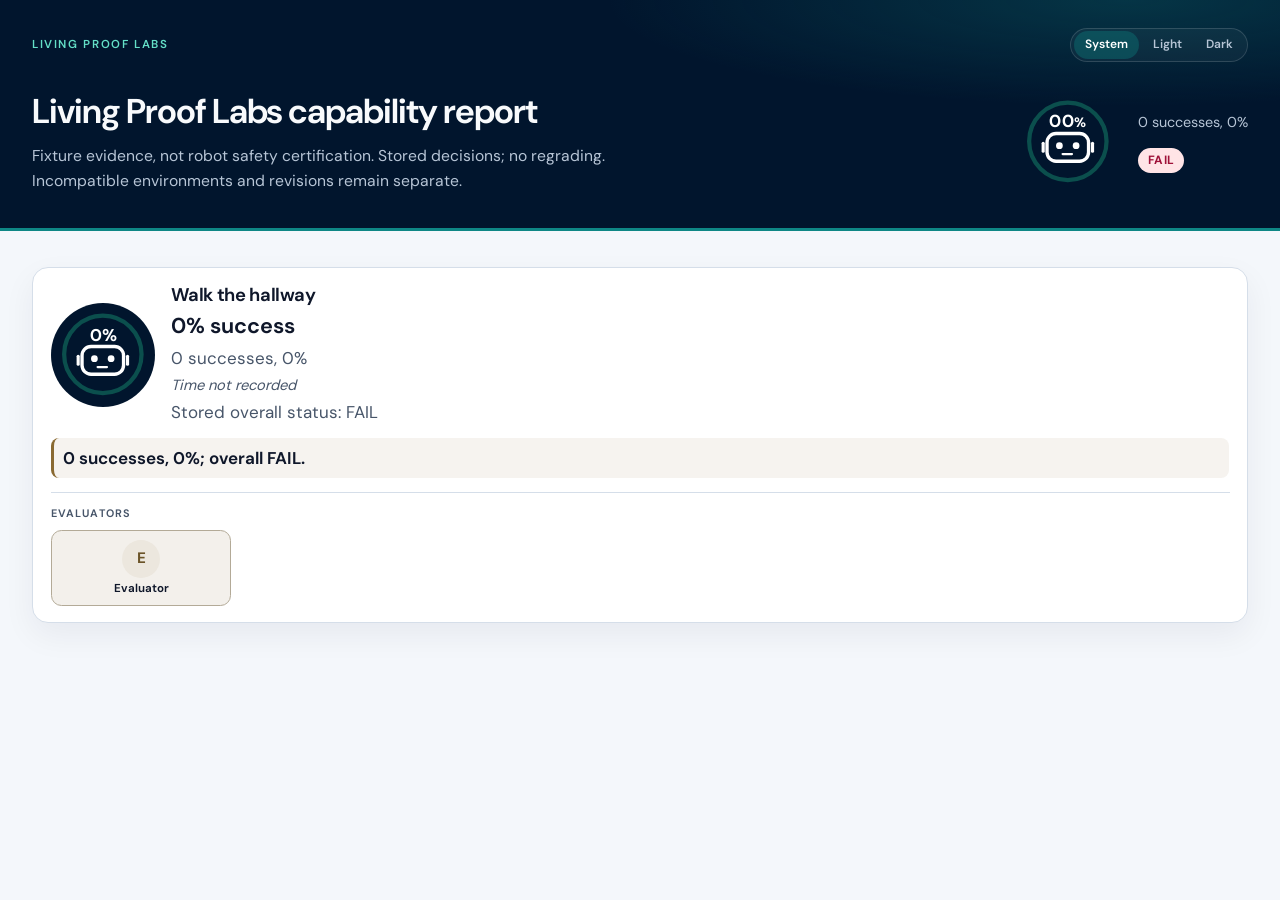
<file: tests/fixtures/robots/t1.html>
<!doctype html><html lang='en'><meta charset='utf-8'><meta name='viewport' content='width=device-width, initial-scale=1'><title>Living Proof Labs capability report</title><style>/*
Copyright 2014 The DM Sans Project Authors (https://github.com/googlefonts/dm-fonts)

This Font Software is licensed under the SIL Open Font License, Version 1.1.
This license is copied below, and is also available with a FAQ at:
https://scripts.sil.org/OFL


-----------------------------------------------------------
SIL OPEN FONT LICENSE Version 1.1 - 26 February 2007
-----------------------------------------------------------

PREAMBLE
The goals of the Open Font License (OFL) are to stimulate worldwide
development of collaborative font projects, to support the font creation
efforts of academic and linguistic communities, and to provide a free and
open framework in which fonts may be shared and improved in partnership
with others.

The OFL allows the licensed fonts to be used, studied, modified and
redistributed freely as long as they are not sold by themselves. The
fonts, including any derivative works, can be bundled, embedded, 
redistributed and/or sold with any software provided that any reserved
names are not used by derivative works. The fonts and derivatives,
however, cannot be released under any other type of license. The
requirement for fonts to remain under this license does not apply
to any document created using the fonts or their derivatives.

DEFINITIONS
"Font Software" refers to the set of files released by the Copyright
Holder(s) under this license and clearly marked as such. This may
include source files, build scripts and documentation.

"Reserved Font Name" refers to any names specified as such after the
copyright statement(s).

"Original Version" refers to the collection of Font Software components as
distributed by the Copyright Holder(s).

"Modified Version" refers to any derivative made by adding to, deleting,
or substituting -- in part or in whole -- any of the components of the
Original Version, by changing formats or by porting the Font Software to a
new environment.

"Author" refers to any designer, engineer, programmer, technical
writer or other person who contributed to the Font Software.

PERMISSION & CONDITIONS
Permission is hereby granted, free of charge, to any person obtaining
a copy of the Font Software, to use, study, copy, merge, embed, modify,
redistribute, and sell modified and unmodified copies of the Font
Software, subject to the following conditions:

1) Neither the Font Software nor any of its individual components,
in Original or Modified Versions, may be sold by itself.

2) Original or Modified Versions of the Font Software may be bundled,
redistributed and/or sold with any software, provided that each copy
contains the above copyright notice and this license. These can be
included either as stand-alone text files, human-readable headers or
in the appropriate machine-readable metadata fields within text or
binary files as long as those fields can be easily viewed by the user.

3) No Modified Version of the Font Software may use the Reserved Font
Name(s) unless explicit written permission is granted by the corresponding
Copyright Holder. This restriction only applies to the primary font name as
presented to the users.

4) The name(s) of the Copyright Holder(s) or the Author(s) of the Font
Software shall not be used to promote, endorse or advertise any
Modified Version, except to acknowledge the contribution(s) of the
Copyright Holder(s) and the Author(s) or with their explicit written
permission.

5) The Font Software, modified or unmodified, in part or in whole,
must be distributed entirely under this license, and must not be
distributed under any other license. The requirement for fonts to
remain under this license does not apply to any document created
using the Font Software.

TERMINATION
This license becomes null and void if any of the above conditions are
not met.

DISCLAIMER
THE FONT SOFTWARE IS PROVIDED "AS IS", WITHOUT WARRANTY OF ANY KIND,
EXPRESS OR IMPLIED, INCLUDING BUT NOT LIMITED TO ANY WARRANTIES OF
MERCHANTABILITY, FITNESS FOR A PARTICULAR PURPOSE AND NONINFRINGEMENT
OF COPYRIGHT, PATENT, TRADEMARK, OR OTHER RIGHT. IN NO EVENT SHALL THE
COPYRIGHT HOLDER BE LIABLE FOR ANY CLAIM, DAMAGES OR OTHER LIABILITY,
INCLUDING ANY GENERAL, SPECIAL, INDIRECT, INCIDENTAL, OR CONSEQUENTIAL
DAMAGES, WHETHER IN AN ACTION OF CONTRACT, TORT OR OTHERWISE, ARISING
FROM, OUT OF THE USE OR INABILITY TO USE THE FONT SOFTWARE OR FROM
OTHER DEALINGS IN THE FONT SOFTWARE.
*/
@font-face{font-family:'DM Sans';font-style:normal;font-weight:100 1000;font-display:swap;src:url([data-uri]) format('woff2');unicode-range:U+0100-02BA, U+02BD-02C5, U+02C7-02CC, U+02CE-02D7, U+02DD-02FF, U+0304, U+0308, U+0329, U+1D00-1DBF, U+1E00-1E9F, U+1EF2-1EFF, U+2020, U+20A0-20AB, U+20AD-20C4, U+2113, U+2C60-2C7F, U+A720-A7FF;}@font-face{font-family:'DM Sans';font-style:normal;font-weight:100 1000;font-display:swap;src:url([data-uri]) format('woff2');unicode-range:U+0000-00FF, U+0131, U+0152-0153, U+02BB-02BC, U+02C6, U+02DA, U+02DC, U+0304, U+0308, U+0329, U+2000-206F, U+20AC, U+2122, U+2191, U+2193, U+2212, U+2215, U+FEFF, U+FFFD;}:root {
  color-scheme: light;
  --font-sans: "DM Sans", system-ui, -apple-system, "Segoe UI", sans-serif;
  --navy: #01152d;
  --teal: #0e8785;
  --teal-bright: #64dfc7;
  --track: #0b4f4d;
  --text: #0f172a;
  --text-muted: #475569;
  --bg: #f4f7fb;
  --bg-muted: #e8eef5;
  --surface: #ffffff;
  --border: #d5dee9;
  --border-strong: #c3cedb;
  --shadow: 0 12px 32px rgba(1, 21, 45, 0.06);
  --chip-pass-fg: #0f5f5c;
  --chip-pass-bg: #d7f3ef;
  --chip-fail-fg: #9f1239;
  --chip-fail-bg: #ffe4e6;
  --chip-warn-fg: #92400e;
  --chip-warn-bg: #fef3c7;
  --chip-muted-fg: #334155;
  --chip-muted-bg: #e2e8f0;
  --header-text: #f8fafc;
  --header-muted: #b7c5d6;
  --focus: #0e8785;
  --pre-bg: #0b1120;
  --pre-text: #e2e8f0;
  --link: #0b6e6c;
  --link-hover: #08524f;
  --speak: #8a6a32;
  --speak-text: #6b5428;
}

@media (prefers-color-scheme: dark) {
  :root {
    color-scheme: dark;
    --text: #e2e8f0;
    --text-muted: #94a3b8;
    --bg: #0b1120;
    --bg-muted: #111827;
    --surface: #151f32;
    --border: #2a364a;
    --border-strong: #3d4b63;
    --shadow: 0 16px 40px rgba(0, 0, 0, 0.35);
    --chip-pass-fg: #5eead4;
    --chip-pass-bg: #0f2e2b;
    --chip-fail-fg: #fda4af;
    --chip-fail-bg: #4c0519;
    --chip-warn-fg: #fcd34d;
    --chip-warn-bg: #33260a;
    --chip-muted-fg: #cbd5e1;
    --chip-muted-bg: #1e293b;
    --link: #64dfc7;
    --link-hover: #8ef3e4;
    --speak: #c4a46a;
    --speak-text: #e0c48a;
  }
}

html:has(#theme-light:checked) {
  color-scheme: light;
  --text: #0f172a;
  --text-muted: #475569;
  --bg: #f4f7fb;
  --bg-muted: #e8eef5;
  --surface: #ffffff;
  --border: #d5dee9;
  --border-strong: #c3cedb;
  --shadow: 0 12px 32px rgba(1, 21, 45, 0.06);
  --chip-pass-fg: #0f5f5c;
  --chip-pass-bg: #d7f3ef;
  --chip-fail-fg: #9f1239;
  --chip-fail-bg: #ffe4e6;
  --chip-warn-fg: #92400e;
  --chip-warn-bg: #fef3c7;
  --chip-muted-fg: #334155;
  --chip-muted-bg: #e2e8f0;
  --link: #0b6e6c;
  --link-hover: #08524f;
  --speak: #8a6a32;
  --speak-text: #6b5428;
}

html:has(#theme-dark:checked) {
  color-scheme: dark;
  --text: #e2e8f0;
  --text-muted: #94a3b8;
  --bg: #0b1120;
  --bg-muted: #111827;
  --surface: #151f32;
  --border: #2a364a;
  --border-strong: #3d4b63;
  --shadow: 0 16px 40px rgba(0, 0, 0, 0.35);
  --chip-pass-fg: #5eead4;
  --chip-pass-bg: #0f2e2b;
  --chip-fail-fg: #fda4af;
  --chip-fail-bg: #4c0519;
  --chip-warn-fg: #fcd34d;
  --chip-warn-bg: #33260a;
  --chip-muted-fg: #cbd5e1;
  --chip-muted-bg: #1e293b;
  --link: #64dfc7;
  --link-hover: #8ef3e4;
  --speak: #c4a46a;
  --speak-text: #e0c48a;
}

*, *::before, *::after { box-sizing: border-box; }

html { scroll-behavior: auto; }

body {
  margin: 0;
  font-family: var(--font-sans);
  font-size: 1.0625rem;
  line-height: 1.6;
  color: var(--text);
  background: var(--bg);
  -webkit-font-smoothing: antialiased;
}

main, .wrap, .hero, .hero > div, dl, dd, section { min-width: 0; }

body, table, .num {
  font-variant-numeric: tabular-nums;
  font-feature-settings: "tnum" 1;
}

a {
  color: var(--link);
  text-decoration-thickness: 1px;
  text-underline-offset: 0.15em;
}

a:hover { color: var(--link-hover); }

a:focus-visible, button:focus-visible, summary:focus-visible, input:focus-visible,
.card[role="region"]:focus-visible {
  outline: 3px solid var(--focus);
  outline-offset: 3px;
}

.masthead {
  background:
    radial-gradient(ellipse 70% 80% at 88% 0%, rgba(14, 135, 133, 0.28), transparent 58%),
    var(--navy);
  color: var(--header-text);
  border-bottom: 3px solid var(--teal);
}

.masthead-inner, .wrap, main {
  width: min(76rem, 100% - 2.5rem);
  margin-inline: auto;
}

.masthead-inner {
  padding: 1.75rem 0 2.15rem;
}

.masthead-top {
  display: flex;
  align-items: center;
  justify-content: space-between;
  gap: 1rem;
  margin-bottom: 1.75rem;
}

.eyebrow {
  margin: 0;
  text-transform: uppercase;
  letter-spacing: 0.14em;
  font-size: 0.72rem;
  font-weight: 600;
  color: var(--teal-bright);
}

.run-history { margin: -0.85rem 0 1.35rem; }

.masthead .run-history a {
  color: var(--header-text);
  font-weight: 650;
  text-decoration: none;
}

.masthead .run-history a:hover { color: var(--teal-bright); }

.theme {
  position: relative;
  display: flex;
  gap: 0.15rem;
  margin: 0;
  min-inline-size: 0;
  padding: 0.15rem;
  border: 1px solid rgba(255, 255, 255, 0.14);
  border-radius: 999px;
  background: rgba(255, 255, 255, 0.04);
}

.theme legend {
  position: absolute;
  width: 1px;
  height: 1px;
  padding: 0;
  margin: -1px;
  overflow: hidden;
  clip: rect(0 0 0 0);
  white-space: nowrap;
  border: 0;
}

.theme label {
  display: inline-flex;
  align-items: center;
  justify-content: center;
  min-height: 1.7rem;
  padding: 0 0.7rem;
  border-radius: 999px;
  font-size: 0.75rem;
  font-weight: 600;
  color: var(--header-muted);
  cursor: pointer;
}

.theme input {
  position: absolute;
  opacity: 0;
  pointer-events: none;
}

.theme label:has(input:checked) {
  background: rgba(14, 135, 133, 0.35);
  color: #fff;
}

.theme label:hover { color: #fff; }

.theme label:focus-within {
  outline: 3px solid var(--teal-bright);
  outline-offset: 2px;
}

.hero {
  display: grid;
  gap: 1.75rem;
  align-items: center;
}

@media (min-width: 720px) {
  .hero {
    grid-template-columns: minmax(0, 1fr) auto;
    gap: 2.5rem;
  }
}

.masthead h1 {
  margin: 0 0 0.75rem;
  font-size: clamp(1.65rem, 3vw, 2.15rem);
  font-weight: 650;
  letter-spacing: -0.03em;
  line-height: 1.2;
  color: var(--header-text);
}

.masthead .lede {
  margin: 0;
  max-width: 40rem;
  color: var(--header-muted);
  font-size: 0.98rem;
  line-height: 1.55;
}

.grades {
  display: flex;
  flex-wrap: wrap;
  gap: 1.5rem 2rem;
  align-items: center;
}

.masthead .grade {
  display: flex;
  align-items: center;
  gap: 1.1rem;
}

.masthead .grade svg {
  width: 6.5rem;
  height: 6.5rem;
  flex: none;
  display: block;
}

.masthead .grade .meta { min-width: 0; }

.masthead .grade .caption {
  margin: 0 0 0.65rem;
  color: var(--header-muted);
  font-size: 0.9rem;
}

main {
  padding: 2.25rem 0 4rem;
  display: grid;
  gap: 1.35rem;
}

.card {
  background: var(--surface);
  border: 1px solid var(--border);
  border-radius: 1rem;
  box-shadow: var(--shadow);
  padding: 1.6rem 1.7rem 1.7rem;
  min-width: 0;
  overflow-x: auto;
}

.card > h2, #summary > h2, #summary > h3, .evidence h2, .table-wrap > h2, details summary {
  margin: 0 0 1.1rem;
  font-size: 0.78rem;
  font-weight: 650;
  letter-spacing: 0.1em;
  text-transform: uppercase;
  color: var(--text-muted);
}

section.run + section.run,
#summary .run + h3,
.verdict + .verdict,
.run-detail > section + section {
  margin-top: 1.5rem;
  padding-top: 1.5rem;
  border-top: 1px solid var(--border);
}

section.run h3, .context > h3, .failures > h3, .trials > h3 {
  margin: 0 0 1rem;
  font-size: 1.15rem;
  font-weight: 650;
  letter-spacing: -0.02em;
  text-transform: none;
  color: var(--text);
}

.failures h4 {
  margin: 1.25rem 0 0.7rem;
  font-size: 0.95rem;
  font-weight: 650;
}

.verdict p { margin: 0 0 0.75rem; }
.verdict p:last-child { margin-bottom: 0; }
.verdict .robot {
  font-weight: 650;
  font-size: 1.2rem;
  letter-spacing: -0.02em;
}
.verdict .grade {
  margin: 0.15rem 0 0.75rem;
  font-size: 1.85rem;
  font-weight: 700;
  letter-spacing: 0.04em;
}
.verdict[data-grade="PASS"] .grade { color: var(--chip-pass-fg); }
.verdict[data-grade="FAIL"] .grade { color: var(--chip-fail-fg); }
.verdict[data-grade="INSUFFICIENT_EVIDENCE"] .grade { color: var(--chip-warn-fg); }
.verdict[data-grade="INCOMPATIBLE"] .grade { color: var(--chip-muted-fg); }
.verdict .facts {
  margin: 0 0 0.9rem;
  padding-left: 1.15rem;
  color: var(--text-muted);
}

dl {
  display: grid;
  grid-template-columns: minmax(8.5rem, 14rem) minmax(0, 1fr);
  gap: 0.55rem 1.5rem;
  margin: 0;
}

dt {
  margin: 0;
  font-size: 0.78rem;
  font-weight: 600;
  letter-spacing: 0.06em;
  text-transform: uppercase;
  color: var(--text-muted);
  padding-top: 0.15rem;
}

dd, td, .lede, .caption {
  min-width: 0;
  overflow-wrap: anywhere;
}

dd { margin: 0; }

dd ul { margin: 0.2rem 0 0; padding-left: 1.1rem; }

.muted, .limit { color: var(--text-muted); }
.limit { font-size: 0.9rem; }

.note {
  border-left: 4px solid var(--chip-warn-fg);
  padding: 0.55rem 0.9rem;
  background: var(--chip-warn-bg);
  border-radius: 0.35rem;
}

code { font-size: 0.92em; }

.table-wrap { overflow-x: auto; }

table {
  width: 100%;
  border-collapse: collapse;
  font-size: 0.95rem;
}

th, td {
  text-align: left;
  vertical-align: top;
  padding: 0.85rem 1rem;
  border: 0;
  border-bottom: 1px solid var(--border);
}

thead th {
  position: sticky;
  top: 0;
  font-size: 0.72rem;
  font-weight: 650;
  letter-spacing: 0.08em;
  text-transform: uppercase;
  color: var(--text-muted);
  background: var(--bg-muted);
  border-bottom: 1px solid var(--border-strong);
  white-space: nowrap;
}

tbody tr:last-child td { border-bottom: 0; }

tbody tr:hover td { background: color-mix(in srgb, var(--bg-muted) 70%, transparent); }

.chip {
  display: inline-flex;
  align-items: center;
  min-height: 1.55rem;
  padding: 0.1rem 0.6rem;
  border-radius: 999px;
  font-size: 0.75rem;
  font-weight: 700;
  letter-spacing: 0.04em;
  line-height: 1.3;
}

.chip-pass, .chip.pass { color: var(--chip-pass-fg); background: var(--chip-pass-bg); }
.chip-fail { color: var(--chip-fail-fg); background: var(--chip-fail-bg); }
.chip-warn { color: var(--chip-warn-fg); background: var(--chip-warn-bg); }
.chip-muted { color: var(--chip-muted-fg); background: var(--chip-muted-bg); }

.chips {
  list-style: none;
  margin: 0.35rem 0 0;
  padding: 0;
  display: flex;
  flex-wrap: wrap;
  gap: 0.4rem;
}

.evidence ul {
  margin: 0;
  padding: 0;
  list-style: none;
  display: grid;
  gap: 0.55rem;
}

.evidence li {
  padding: 0.65rem 0.85rem;
  border-radius: 0.55rem;
  background: var(--bg-muted);
}

.evidence li.is-kept {
  color: var(--chip-pass-fg);
  background: var(--chip-pass-bg);
}

.evidence-kept-note,
.evidence-kept {
  color: var(--chip-pass-fg);
  font-weight: 650;
}

.evidence-kept-note { margin: 0 0 0.9rem; }

.evidence-kept { margin: 0.15rem 0 0; }

.evidence-why {
  margin: 0.25rem 0 0;
  color: var(--text-muted);
}

.evidence-video video {
  display: block;
  width: 100%;
  max-width: 40rem;
  margin-top: 0.55rem;
  border-radius: 0.55rem;
  background: var(--navy);
}

details summary {
  list-style: none;
  cursor: pointer;
  margin: 0;
}

details summary::-webkit-details-marker { display: none; }

details summary::after {
  content: "Show";
  float: right;
  text-transform: none;
  letter-spacing: 0;
  font-weight: 600;
  color: var(--link);
}

details[open] summary::after { content: "Hide"; }

details[open] summary { margin-bottom: 1rem; }

pre {
  margin: 0;
  padding: 1.1rem 1.2rem;
  border-radius: 0.75rem;
  background: var(--pre-bg);
  color: var(--pre-text);
  font-size: 0.82rem;
  line-height: 1.5;
  white-space: pre-wrap;
  overflow-wrap: anywhere;
}

@media (max-width: 640px) {
  .masthead-inner, .wrap, main { width: min(76rem, 100% - 1.5rem); }
  .masthead-inner { padding-top: 1.25rem; }
  .masthead-top { align-items: flex-start; }
  .card { padding: 1.2rem 1.15rem 1.3rem; border-radius: 0.85rem; }
  dl { grid-template-columns: 1fr; gap: 0.15rem 0; }
  dt { padding-top: 0.55rem; }
  .grades { justify-content: flex-start; }
  th, td { padding: 0.7rem 0.7rem; }
}

/* Scenario-step success rings. The rate bar is the share of successes, not a k-of-n marker. */

.scenario-steps h2 { margin-bottom: 1rem; }

.split { display: grid; gap: 1.1rem; }
@media (min-width: 800px) {
  .split { grid-template-columns: 1.15fr 0.85fr; align-items: start; }
  .b-grid { grid-template-columns: repeat(2, minmax(0, 1fr)); }
}
@media (min-width: 1180px) {
  .b-grid { grid-template-columns: repeat(3, minmax(0, 1fr)); }
}
.locked {
  border: 1px solid var(--border);
  border-radius: 0.85rem;
  padding: 1.05rem 1.15rem 1.15rem;
  min-width: 0;
}
.locked h3 {
  margin: 0 0 0.85rem;
  font-size: 0.74rem;
  font-weight: 650;
  letter-spacing: 0.1em;
  text-transform: uppercase;
  color: var(--text-muted);
}
.run-hero { display: flex; flex-wrap: wrap; align-items: center; gap: 1.15rem 1.4rem; }
.run-hero .badge svg { display: block; width: 8rem; height: 8rem; }
.run-hero .pct {
  margin: 0;
  font-size: clamp(1.55rem, 3vw, 2rem);
  font-weight: 650;
  letter-spacing: -0.03em;
  line-height: 1.15;
}
.run-hero .count, .run-hero .stored-status, .confidence {
  margin: 0.35rem 0 0;
  color: var(--text-muted);
}
.run-hero .count { font-size: 0.85rem; }
.run-hero .stored-status, .confidence { font-size: 0.78rem; }
.plan-note {
  margin: 1.05rem 0 0;
  padding: 0.7rem 0 0.15rem 0.95rem;
  border-left: 2px solid var(--border-strong);
  color: var(--text-muted);
  font-size: 0.8rem;
  line-height: 1.5;
  max-width: 36rem;
}
.plan-note strong { font-weight: 650; color: var(--text); }
.success-bar {
  display: block;
  height: 0.5rem;
  margin: 0.85rem 0 0.1rem;
  max-width: 28rem;
  background: var(--bg-muted);
  border-radius: 999px;
  overflow: hidden;
}
.rank-body .success-bar { margin-top: 0.45rem; max-width: 22rem; }
.success-bar > i {
  display: block;
  height: 100%;
  width: calc(var(--p) * 1%);
  background: var(--teal);
  border-radius: 999px;
}
.step-intro, .close-note, .sources, .foot {
  margin: 0;
  color: var(--text-muted);
  font-size: 0.88rem;
}
.step-intro { margin: -0.4rem 0 0.9rem; }
.close-note { margin: 0.15rem 0 0.35rem; }
.sources { margin-top: 0.8rem; font-size: 0.75rem; line-height: 1.5; max-width: 52rem; }
.sources code { font-size: 0.92em; }
.foot {
  display: flex;
  flex-wrap: wrap;
  align-items: center;
  gap: 0.55rem 0.85rem;
  margin-top: 1rem;
  font-size: 0.85rem;
}
.step-list { display: grid; }
.step { border-bottom: 1px solid var(--border); }
.step:last-of-type { border-bottom: 0; }
.step-summary {
  display: grid;
  grid-template-columns: 2.1rem 5.5rem minmax(0, 1fr);
  gap: 0.85rem 1rem;
  align-items: center;
  padding: 0.95rem 0;
  cursor: pointer;
  list-style: none;
  margin: 0;
  color: inherit;
  font-size: 1rem;
  font-weight: 400;
  letter-spacing: normal;
  text-transform: none;
}
.step-summary::-webkit-details-marker, .step-summary::marker { content: ""; }
.step-summary::after { content: none; float: none; }
details[open] > .step-summary { margin-bottom: 0; }
details[open] > .step-summary::after { content: none; }
.step-summary .badge svg { width: 5.5rem; height: 5.5rem; display: block; }
.step-name {
  margin: 0;
  font-size: 1.08rem;
  font-weight: 650;
  letter-spacing: -0.02em;
  line-height: 1.3;
  text-transform: none;
  color: var(--text);
}
.step-meta {
  display: flex;
  flex-wrap: wrap;
  align-items: center;
  gap: 0.35rem 0.7rem;
  margin: 0.3rem 0 0;
  color: var(--text-muted);
  font-size: 0.82rem;
}
.step-meta .count { margin: 0; font-size: 0.82rem; color: var(--text-muted); }
.eval-line {
  display: inline-flex;
  align-items: center;
  gap: 0.35rem;
  color: var(--text-muted);
  font-size: 0.82rem;
}
.eval-icon { width: 1rem; height: 1rem; flex: none; color: var(--link); }
.disclose {
  display: inline-flex;
  align-items: center;
  gap: 0.35rem;
  margin-left: auto;
  color: var(--link);
  font-weight: 650;
  font-size: 0.78rem;
}
.disclose .chevron {
  display: inline-block;
  width: 0.42rem;
  height: 0.42rem;
  border-right: 2px solid currentColor;
  border-bottom: 2px solid currentColor;
  transform: rotate(45deg) translate(-1px, -1px);
}
details[open] > .step-summary .chevron { transform: rotate(-135deg) translate(-1px, -1px); }
.disclose-open { display: none; }
details[open] > .step-summary .disclose-closed { display: none; }
details[open] > .step-summary .disclose-open { display: inline; }
.complete {
  display: block;
  margin-top: 0.25rem;
  font-size: 0.78rem;
  color: var(--text-muted);
}
.trial-panel { padding: 0 0 1.15rem; min-width: 0; }
@media (min-width: 801px) {
  .trial-panel { padding-left: calc(2.1rem + 5.5rem + 2rem); }
}
.trial-note { margin: 0 0 0.65rem; color: var(--text-muted); font-size: 0.8rem; }
.trial-table { width: 100%; border-collapse: collapse; font-size: 0.88rem; }
.trial-table th, .trial-table td {
  text-align: left;
  vertical-align: top;
  padding: 0.55rem 0.7rem;
  border-bottom: 1px solid var(--border);
}
.trial-table thead th {
  position: static;
  font-size: 0.68rem;
  font-weight: 650;
  letter-spacing: 0.08em;
  text-transform: uppercase;
  color: var(--text-muted);
  background: var(--bg-muted);
  border-bottom: 1px solid var(--border-strong);
  white-space: nowrap;
}
.trial-table tbody tr:last-child td { border-bottom: 0; }
.trial-table tbody tr.is-success td {
  background: color-mix(in srgb, var(--teal) 5%, transparent);
}
.trial-table .time-kind, .trial-table .margin-note {
  display: block;
  color: var(--text-muted);
  font-size: 0.75rem;
  font-weight: 500;
}
.step-result {
  display: inline-flex;
  align-items: center;
  gap: 0.35rem;
  font-weight: 650;
  font-size: 0.86rem;
}
.step-result-success { color: var(--link); }
.step-result-success svg { width: 0.85rem; height: 0.85rem; flex: none; }
.step-result-quiet, .step-result-neutral { color: var(--text-muted); font-weight: 550; }
.place {
  font-weight: 700;
  font-size: 1.15rem;
  letter-spacing: -0.03em;
  color: var(--text-muted);
}
.place.tie { font-size: 0.95rem; letter-spacing: 0; }
.nowrap { white-space: nowrap; }

@media (max-width: 700px) {
  .run-hero .badge svg { width: 6.25rem; height: 6.25rem; }
  .step-summary {
    grid-template-columns: 1.6rem 4.4rem minmax(0, 1fr);
    gap: 0.55rem 0.7rem;
    align-items: start;
  }
  .step-summary .badge svg { width: 4.4rem; height: 4.4rem; }
  .step-summary .place { padding-top: 1.15rem; }
  .step-name { font-size: 0.98rem; }
  .step-name .colon { display: none; }
  .step-name .rate { display: block; margin-top: 0.1rem; }
  .trial-table thead {
    position: absolute;
    width: 1px;
    height: 1px;
    overflow: hidden;
    clip: rect(0 0 0 0);
  }
  .trial-table, .trial-table tbody, .trial-table tr, .trial-table td { display: block; width: 100%; }
  .trial-table tr { padding: 0.7rem 0.15rem; border-bottom: 1px solid var(--border); }
  .trial-table tbody tr:last-child { border-bottom: 0; }
  .trial-table td {
    display: grid;
    grid-template-columns: 8.2rem minmax(0, 1fr);
    gap: 0.35rem 0.75rem;
    padding: 0.15rem 0;
    border: 0;
  }
  .trial-table td::before {
    content: attr(data-label);
    font-size: 0.68rem;
    font-weight: 650;
    letter-spacing: 0.08em;
    text-transform: uppercase;
    color: var(--text-muted);
    padding-top: 0.15rem;
  }
  .eval-mark:has(.eval-name-short) .eval-name-full { display: none; }
  .eval-name-short { display: block; }
  .summary-hero .badge svg { width: 5.5rem; height: 5.5rem; }
}

@media print {
  :root, html:has(#theme-dark:checked) {
    color-scheme: light;
    --text: #0f172a;
    --text-muted: #475569;
    --bg: #fff;
    --bg-muted: #f1f5f9;
    --surface: #fff;
    --border: #cbd5e1;
    --shadow: none;
    --chip-pass-fg: #0f5f5c;
    --chip-pass-bg: #d7f3ef;
    --chip-fail-fg: #9f1239;
    --chip-fail-bg: #ffe4e6;
    --chip-warn-fg: #92400e;
    --chip-warn-bg: #fef3c7;
    --chip-muted-fg: #334155;
    --chip-muted-bg: #e2e8f0;
    --link: #0b6e6c;
    --link-hover: #08524f;
  }
  .theme { display: none; }
  .masthead { -webkit-print-color-adjust: exact; print-color-adjust: exact; }
  .card { box-shadow: none; break-inside: avoid; }
  details[open] summary::after, details summary::after { content: none; }
  pre { background: #f8fafc; color: #0f172a; border: 1px solid var(--border); }
}

/* Evaluator summary card. Generic chrome; icons come from the result. */
.summary-card {
  background: var(--surface);
  border: 1px solid var(--border);
  border-radius: 1rem;
  padding: 1rem 1.1rem 1.05rem;
  box-shadow: var(--shadow);
  min-width: 0;
  margin-bottom: 1.25rem;
}
.summary-card.is-compact { padding: 0.8rem 0.85rem 0.85rem; }
.card-head {
  display: flex;
  flex-wrap: wrap;
  align-items: center;
  justify-content: space-between;
  gap: 0.35rem 0.7rem;
  margin-bottom: 0.7rem;
}
.state-kicker {
  margin: 0;
  font-size: 0.72rem;
  font-weight: 650;
  letter-spacing: 0.08em;
  text-transform: uppercase;
  color: var(--text-muted);
}
.example-tag {
  margin: 0;
  padding: 0.15rem 0.5rem;
  border-radius: 999px;
  background: var(--chip-muted-bg);
  color: var(--chip-muted-fg);
  font-size: 0.72rem;
  font-weight: 650;
}
.summary-hero {
  display: flex;
  align-items: center;
  gap: 0.85rem 1rem;
  min-width: 0;
}
.summary-hero > div { min-width: 0; }
@media (max-width: 480px) {
  .summary-hero { flex-direction: column; align-items: flex-start; }
}
.summary-hero .badge svg { width: 6.5rem; height: 6.5rem; display: block; }
.summary-card.is-compact .summary-hero .badge svg { width: 4.5rem; height: 4.5rem; }
.summary-hero .run-title {
  margin: 0;
  font-size: 1.15rem;
  font-weight: 650;
  letter-spacing: -0.02em;
  line-height: 1.25;
}
.summary-hero .pct { margin: 0.1rem 0 0; font-size: 1.35rem; font-weight: 650; }
.summary-hero .count, .summary-hero .stored-status, .summary-hero .run-time {
  margin: 0.1rem 0 0;
  color: var(--text-muted);
}
.summary-hero .run-time { font-size: 0.92rem; }
.summary-hero .run-time.is-missing, .eval-panel .meta.is-missing { font-style: italic; }
time { white-space: nowrap; }
.evaluators {
  margin-top: 0.85rem;
  padding-top: 0.75rem;
  border-top: 1px solid var(--border);
  container-type: inline-size;
  container-name: evaluators;
}
.evaluators-label {
  margin: 0 0 0.5rem;
  font-size: 0.68rem;
  font-weight: 650;
  letter-spacing: 0.1em;
  text-transform: uppercase;
  color: var(--text-muted);
}
.eval-row {
  --eval-card-width: 11.25rem; /* 180px */
  --eval-gap: 0.45rem;
  display: flex;
  flex-wrap: wrap;
  justify-content: flex-start;
  align-items: stretch;
  gap: var(--eval-gap);
  margin: 0;
  padding: 0;
}
.eval-mark {
  display: flex;
  flex-direction: column;
  align-items: center;
  justify-content: flex-start;
  gap: 0.28rem;
  text-align: center;
  min-width: 0;
  box-sizing: border-box;
  width: 100%;
  height: 100%;
  margin: 0;
  padding: 0.55rem 0.45rem 0.5rem;
  border-radius: 0.65rem;
  border: 1px solid transparent;
  background: transparent;
  color: inherit;
  font: inherit;
  letter-spacing: normal;
  text-transform: none;
}
.eval-mark .eval-face {
  position: relative;
  width: 2.35rem;
  height: 2.35rem;
  display: grid;
  place-items: center;
  border-radius: 999px;
  background: color-mix(in srgb, var(--bg-muted) 80%, var(--surface));
  color: var(--link);
}
.eval-mark .mark-svg svg { width: 1.2rem; height: 1.2rem; display: block; }
.eval-mark .eval-face .mini-ring { width: 2.7rem; height: 2.7rem; display: block; }
.eval-mark .eval-face .mini-ring svg { width: 2.7rem; height: 2.7rem; }
.eval-mark.is-graded .eval-face { width: 2.85rem; height: 2.85rem; background: transparent; }
.eval-name { font-size: 0.72rem; line-height: 1.25; color: var(--text-muted); }
.eval-name-short { display: none; }
.eval-mark .pip {
  position: absolute;
  right: -0.15rem;
  bottom: -0.15rem;
  width: 0.95rem;
  height: 0.95rem;
  border-radius: 999px;
  background: var(--navy);
  color: var(--teal-bright);
  display: grid;
  place-items: center;
  box-shadow: 0 0 0 2px var(--surface);
}
.eval-mark .pip.pip-fail { background: var(--chip-fail-fg); color: var(--surface); }
.eval-mark .pip svg { width: 0.62rem; height: 0.62rem; display: block; }
.eval-fallback { font-weight: 700; font-size: 0.95rem; line-height: 1; }
/* A mark is a tab. Its details element holds only the summary; the panel is a
   sibling of the row so it stays full width and outside the scrolling row. */
.eval-disclosure {
  flex: 0 0 var(--eval-card-width);
  width: var(--eval-card-width);
  min-width: 0;
}
.eval-disclosure > summary.eval-mark { list-style: none; cursor: pointer; }
.eval-disclosure[open] > summary.eval-mark { margin-bottom: 0; }
.eval-disclosure > summary.eval-mark::-webkit-details-marker,
.eval-disclosure > summary.eval-mark::marker { content: ""; }
.eval-disclosure > summary.eval-mark::after,
.eval-disclosure[open] > summary.eval-mark::after { content: none; float: none; }
/* Speaking: this evaluator has something to say. Not the selected state. */
.eval-disclosure:not([open]) > summary.eval-mark.is-speaking {
  background: color-mix(in srgb, var(--speak) 10%, var(--surface));
  border-color: color-mix(in srgb, var(--speak) 45%, var(--border));
}
.eval-mark.is-speaking .eval-face {
  color: var(--speak-text);
  background: color-mix(in srgb, var(--speak) 16%, var(--surface));
}
.eval-mark.is-speaking .eval-name { color: var(--text); font-weight: 650; }
/* Hover */
.eval-disclosure > summary.eval-mark:hover {
  background: color-mix(in srgb, var(--bg-muted) 85%, var(--surface));
  border-color: var(--border-strong);
}
.eval-disclosure > summary.eval-mark:hover .eval-name { color: var(--text); }
/* Selected: only the open mark, tied to the panel below by a connector. */
.eval-disclosure[open] > summary.eval-mark {
  background: color-mix(in srgb, var(--link) 9%, var(--surface));
  border-color: color-mix(in srgb, var(--link) 70%, var(--border));
  box-shadow: 0 0 0 1px color-mix(in srgb, var(--link) 35%, transparent);
  position: relative;
  z-index: 1;
}
.eval-disclosure[open] > summary.eval-mark .eval-face {
  color: var(--link);
  background: color-mix(in srgb, var(--link) 14%, var(--surface));
}
.eval-disclosure[open] > summary.eval-mark .eval-name { color: var(--text); font-weight: 650; }
.eval-disclosure[open] > summary.eval-mark.is-speaking .eval-face { color: var(--speak-text); }
.eval-disclosure[open] > summary.eval-mark::after {
  content: "";
  position: absolute;
  left: 50%;
  bottom: -0.72rem;
  width: 0.85rem;
  height: 0.85rem;
  background: color-mix(in srgb, var(--link) 9%, var(--surface));
  border-right: 1.5px solid color-mix(in srgb, var(--link) 70%, var(--border));
  border-bottom: 1.5px solid color-mix(in srgb, var(--link) 70%, var(--border));
  transform: translateX(-50%) rotate(45deg);
  z-index: 2;
}
.eval-disclosure > summary.eval-mark:focus-visible {
  outline: 3px solid var(--focus);
  outline-offset: 2px;
}
/* Landing on #evaluator-<id> (the tabs script sets data-landed): keep the tab clear of
   the top edge, and mark it with a 2px accent outline that fades over 1.5s. The keyboard
   focus ring above wins while the tab has it, so a focus indicator never fades away. */
.eval-disclosure[id] { scroll-margin-top: 1rem; }
@keyframes eval-landed {
  from { outline-color: var(--focus); }
  to { outline-color: transparent; }
}
.eval-disclosure[data-landed] > summary.eval-mark:not(:focus-visible) {
  outline: 2px solid var(--focus);
  outline-offset: 2px;
  animation: eval-landed 1.5s ease-out forwards;
}
@media (prefers-reduced-motion: reduce) {
  .eval-disclosure[data-landed] > summary.eval-mark:not(:focus-visible) { animation: none; }
}
/* Browser floor: the first MAX_PANEL_TABS panels are revealed only by :has()
   (Chrome 105, Safari 15.4, Firefox 121). In an older browser an open panel for
   mark 1 to 24 stays display:none; the tab still opens, closes and shows the
   selected chrome, and marks past that open their panel through the details
   element itself, which needs no :has().
   Panels are closed unless their tab is open. The open tab's position picks the
   panel (rules generated below for the first MAX_PANEL_TABS marks); a mark past
   that keeps its panel inside its own details element. */
.eval-tabpanel { display: none; margin-top: 0.7rem; min-width: 0; }
.eval-disclosure > .eval-tabpanel { margin-top: 0.7rem; }
.eval-disclosure[open] > .eval-tabpanel { display: block; }
/* A mark past the generated panel rules: when open, its details takes the whole
   row and the panel opens full width under its (still 180px) tab. */
.eval-disclosure.eval-inline[open] { flex: 1 0 100%; width: 100%; }
.eval-disclosure.eval-inline > summary.eval-mark {
  width: var(--eval-card-width);
  height: auto; /* not the 100% of a tab in a row: the open details also holds the panel */
}
.eval-panel {
  box-sizing: border-box;
  padding: 0.75rem 0.85rem 0.85rem;
  border-radius: 0.65rem;
  border: 1px solid color-mix(in srgb, var(--link) 55%, var(--border));
  border-top: 3px solid var(--link);
  background: color-mix(in srgb, var(--link) 5%, var(--surface));
}
.eval-panel h4 { margin: 0 0 0.2rem; font-size: 0.95rem; color: var(--link); }
.eval-panel .purpose, .eval-panel .more { margin: 0.35rem 0 0; }
.eval-panel .meta, .descriptor-note { margin: 0.2rem 0 0; color: var(--text-muted); font-size: 0.86rem; }
.stored-run { box-sizing: border-box; margin-top: 0.45rem; }
/* Narrow screens: marks keep their width and the row scrolls sideways. */
@media (max-width: 640px) {
  .eval-row {
    flex-wrap: nowrap;
    overflow-x: auto;
    padding-bottom: 0.85rem;
    scrollbar-width: thin;
  }
  .eval-row .eval-disclosure { flex-shrink: 0; }
  .eval-tabpanel, .eval-disclosure > .eval-tabpanel { margin-top: 0; }
}
.callout-ok, .callout-headline, .assessment-failure { margin: 0.75rem 0 0; }
.callout-headline, .assessment-failure { font-weight: 650; }
.assessment-failure {
  padding: 0.4rem 0.6rem;
  border-radius: 0.5rem;
  border-left: 3px solid var(--speak);
  background: color-mix(in srgb, var(--speak) 8%, var(--surface));
}
.callouts { list-style: none; margin: 0.55rem 0 0; padding: 0; display: grid; gap: 0.35rem; }
.callouts li {
  display: flex;
  align-items: flex-start;
  gap: 0.55rem;
  margin: 0;
  padding: 0.4rem 0.6rem;
  border-radius: 0.5rem;
  border-left: 3px solid var(--speak);
  background: color-mix(in srgb, var(--speak) 8%, var(--surface));
}
.callout-icon { width: 1.15rem; height: 1.15rem; flex: none; color: var(--speak-text); }
.callout-icon svg { width: 1.15rem; height: 1.15rem; display: block; }
.callout-body .finding-text, .callout-body .finding-meta { margin: 0; }
.callout-body .finding-meta { color: var(--text-muted); font-size: 0.78rem; }
.b-grid { display: grid; gap: 0.85rem; }
.evaluators:has(> .eval-row > .eval-disclosure:nth-child(1)[open]) > .eval-tabpanels > .eval-tabpanel:nth-child(1) { display: block; }
.evaluators:has(> .eval-row > .eval-disclosure:nth-child(2)[open]) > .eval-tabpanels > .eval-tabpanel:nth-child(2) { display: block; }
.evaluators:has(> .eval-row > .eval-disclosure:nth-child(3)[open]) > .eval-tabpanels > .eval-tabpanel:nth-child(3) { display: block; }
.evaluators:has(> .eval-row > .eval-disclosure:nth-child(4)[open]) > .eval-tabpanels > .eval-tabpanel:nth-child(4) { display: block; }
.evaluators:has(> .eval-row > .eval-disclosure:nth-child(5)[open]) > .eval-tabpanels > .eval-tabpanel:nth-child(5) { display: block; }
.evaluators:has(> .eval-row > .eval-disclosure:nth-child(6)[open]) > .eval-tabpanels > .eval-tabpanel:nth-child(6) { display: block; }
.evaluators:has(> .eval-row > .eval-disclosure:nth-child(7)[open]) > .eval-tabpanels > .eval-tabpanel:nth-child(7) { display: block; }
.evaluators:has(> .eval-row > .eval-disclosure:nth-child(8)[open]) > .eval-tabpanels > .eval-tabpanel:nth-child(8) { display: block; }
.evaluators:has(> .eval-row > .eval-disclosure:nth-child(9)[open]) > .eval-tabpanels > .eval-tabpanel:nth-child(9) { display: block; }
.evaluators:has(> .eval-row > .eval-disclosure:nth-child(10)[open]) > .eval-tabpanels > .eval-tabpanel:nth-child(10) { display: block; }
.evaluators:has(> .eval-row > .eval-disclosure:nth-child(11)[open]) > .eval-tabpanels > .eval-tabpanel:nth-child(11) { display: block; }
.evaluators:has(> .eval-row > .eval-disclosure:nth-child(12)[open]) > .eval-tabpanels > .eval-tabpanel:nth-child(12) { display: block; }
.evaluators:has(> .eval-row > .eval-disclosure:nth-child(13)[open]) > .eval-tabpanels > .eval-tabpanel:nth-child(13) { display: block; }
.evaluators:has(> .eval-row > .eval-disclosure:nth-child(14)[open]) > .eval-tabpanels > .eval-tabpanel:nth-child(14) { display: block; }
.evaluators:has(> .eval-row > .eval-disclosure:nth-child(15)[open]) > .eval-tabpanels > .eval-tabpanel:nth-child(15) { display: block; }
.evaluators:has(> .eval-row > .eval-disclosure:nth-child(16)[open]) > .eval-tabpanels > .eval-tabpanel:nth-child(16) { display: block; }
.evaluators:has(> .eval-row > .eval-disclosure:nth-child(17)[open]) > .eval-tabpanels > .eval-tabpanel:nth-child(17) { display: block; }
.evaluators:has(> .eval-row > .eval-disclosure:nth-child(18)[open]) > .eval-tabpanels > .eval-tabpanel:nth-child(18) { display: block; }
.evaluators:has(> .eval-row > .eval-disclosure:nth-child(19)[open]) > .eval-tabpanels > .eval-tabpanel:nth-child(19) { display: block; }
.evaluators:has(> .eval-row > .eval-disclosure:nth-child(20)[open]) > .eval-tabpanels > .eval-tabpanel:nth-child(20) { display: block; }
.evaluators:has(> .eval-row > .eval-disclosure:nth-child(21)[open]) > .eval-tabpanels > .eval-tabpanel:nth-child(21) { display: block; }
.evaluators:has(> .eval-row > .eval-disclosure:nth-child(22)[open]) > .eval-tabpanels > .eval-tabpanel:nth-child(22) { display: block; }
.evaluators:has(> .eval-row > .eval-disclosure:nth-child(23)[open]) > .eval-tabpanels > .eval-tabpanel:nth-child(23) { display: block; }
.evaluators:has(> .eval-row > .eval-disclosure:nth-child(24)[open]) > .eval-tabpanels > .eval-tabpanel:nth-child(24) { display: block; }
</style><body><header class='masthead'><div class='masthead-inner'><div class='masthead-top'><p class='eyebrow'>Living Proof Labs</p><fieldset class='theme'><legend>Colour theme</legend><label><input type='radio' name='theme' id='theme-system' value='system' checked> System</label><label><input type='radio' name='theme' id='theme-light' value='light'> Light</label><label><input type='radio' name='theme' id='theme-dark' value='dark'> Dark</label></fieldset></div><div class='hero'><div><h1>Living Proof Labs capability report</h1><p class='lede'>Fixture evidence, not robot safety certification. Stored decisions; no regrading. Incompatible environments and revisions remain separate.</p></div><div class='grades'><div class='grade'>
<svg xmlns='http://www.w3.org/2000/svg' viewBox='0 0 1024 1024' role='img' aria-label='0 successes, 0%; overall FAIL' width='104' height='104'>
<title>0 successes, 0%; overall FAIL</title>
<circle cx='510.5' cy='505.75' r='381.1' fill='none' stroke='#0B4F4D' stroke-width='42'/>
<circle cx='510.5' cy='505.75' r='381.1' fill='none' stroke='#0E8785' stroke-width='42' stroke-linecap='round' pathLength='100' stroke-dasharray='100 100' stroke-dashoffset='100' opacity='0' transform='rotate(-90 510.5 505.75)'/>
<path d='M 401 306 L 487.25 392.25 L 635 244.5' fill='none' stroke='#0E8785' stroke-width='47' stroke-linecap='round' stroke-linejoin='round' pathLength='100' stroke-dasharray='100 100' stroke-dashoffset='100' visibility='hidden'/>
<g fill='#FFFFFF' font-family='DM Sans, system-ui, sans-serif' font-weight='700' text-anchor='middle' style='display:block' aria-hidden='true'>
<text x='386.66' y='366' font-size='172'>0</text>
<text x='510.50' y='366' font-size='172'>0</text>
<text x='634.34' y='366' font-size='134.16'>%</text>
</g>
<g fill='#FFFFFF' stroke='none'>
<rect x='252' y='509' width='31' height='109' rx='15.5'/>
<rect x='738' y='509' width='31' height='109' rx='15.5'/>
</g>
<rect x='305.625' y='428.25' width='408.75' height='273.25' rx='88.5' fill='none' stroke='#FFFFFF' stroke-width='33'/>
<g fill='#FFFFFF' stroke='none'>
<circle cx='427.2' cy='547.9' r='33.2'/>
<circle cx='591.8' cy='547.9' r='33.2'/>
<rect x='448' y='620' width='114' height='22' rx='11'/>
</g>
</svg>
<div class='meta'><p class='caption'>0 successes, 0%</p><span class='chip chip-fail'>FAIL</span></div>
</div></div></div></div></header><main class='wrap'><article class='summary-card'><div class='summary-hero'><div class='badge'><svg class='success-ring' xmlns='http://www.w3.org/2000/svg' viewBox='0 0 1024 1024' role='img' aria-label='0% success' width='128' height='128'>
<title>0% success</title>
<circle cx='512' cy='512' r='512' fill='#01152D'/>
<circle cx='510.5' cy='505.75' r='381.1' fill='none' stroke='#0B4F4D' stroke-width='42'/>
<circle cx='510.5' cy='505.75' r='381.1' fill='none' stroke='#0E8785' stroke-width='42' stroke-linecap='round' pathLength='100' stroke-dasharray='100 100' stroke-dashoffset='100' opacity='0' transform='rotate(-90 510.5 505.75)'/>
<path d='M 401 306 L 487.25 392.25 L 635 244.5' fill='none' stroke='#0E8785' stroke-width='47' stroke-linecap='round' stroke-linejoin='round' pathLength='100' stroke-dasharray='100 100' stroke-dashoffset='100' visibility='hidden'/>
<g fill='#FFFFFF' font-family='DM Sans, system-ui, sans-serif' font-weight='700' text-anchor='middle' style='display:block' aria-hidden='true'>
<text x='512' y='372' font-size='168'>0%</text>
</g>
<g fill='#FFFFFF' stroke='none'>
<rect x='252' y='509' width='31' height='109' rx='15.5'/>
<rect x='738' y='509' width='31' height='109' rx='15.5'/>
</g>
<rect x='305.625' y='428.25' width='408.75' height='273.25' rx='88.5' fill='none' stroke='#FFFFFF' stroke-width='33'/>
<g fill='#FFFFFF' stroke='none'>
<circle cx='427.2' cy='547.9' r='33.2'/>
<circle cx='591.8' cy='547.9' r='33.2'/>
<rect x='448' y='620' width='114' height='22' rx='11'/>
</g>
</svg></div><div><h2 class='run-title'>Walk the hallway</h2><p class='pct'>0% success</p><p class='count'>0 successes, 0%</p><p class='run-time is-missing'>Time not recorded</p><p class='stored-status'>Stored overall status: FAIL</p></div></div><p class='assessment-failure'>0 successes, 0%; overall FAIL.</p><div class='evaluators'><p class='evaluators-label'>Evaluators</p><div class='eval-row' role='tablist' aria-label='Evaluators' style='--eval-count:1'><details class='eval-disclosure' id='evaluator-Evaluator' name='run-evaluators' role='none'><summary class='eval-mark is-speaking' role='tab' id='run-evaluators-tab-1' aria-controls='run-evaluators-panel-1' aria-selected='false'><span class='eval-face' role='img' aria-label='Evaluator'><span class='eval-fallback' aria-hidden='true'>E</span></span><span class='eval-name eval-name-full'>Evaluator</span></summary></details></div><div class='eval-tabpanels'><div class='eval-tabpanel' role='tabpanel' id='run-evaluators-panel-1' aria-labelledby='run-evaluators-tab-1'><div class='eval-panel'><h4>Evaluator</h4><p class='meta is-missing'>Time not recorded</p><p class='descriptor-note'>No evaluator descriptor was stored.</p></div><div class='stored-run'><div class='card scenario-steps'><h2>This run</h2><div class='split'><div><div class='run-hero'><div class='badge'><svg class='success-ring' xmlns='http://www.w3.org/2000/svg' viewBox='0 0 1024 1024' role='img' aria-label='0% success' width='128' height='128'>
<title>0% success</title>
<circle cx='512' cy='512' r='512' fill='#01152D'/>
<circle cx='510.5' cy='505.75' r='381.1' fill='none' stroke='#0B4F4D' stroke-width='42'/>
<circle cx='510.5' cy='505.75' r='381.1' fill='none' stroke='#0E8785' stroke-width='42' stroke-linecap='round' pathLength='100' stroke-dasharray='100 100' stroke-dashoffset='100' opacity='0' transform='rotate(-90 510.5 505.75)'/>
<path d='M 401 306 L 487.25 392.25 L 635 244.5' fill='none' stroke='#0E8785' stroke-width='47' stroke-linecap='round' stroke-linejoin='round' pathLength='100' stroke-dasharray='100 100' stroke-dashoffset='100' visibility='hidden'/>
<g fill='#FFFFFF' font-family='DM Sans, system-ui, sans-serif' font-weight='700' text-anchor='middle' style='display:block' aria-hidden='true'>
<text x='512' y='372' font-size='168'>0%</text>
</g>
<g fill='#FFFFFF' stroke='none'>
<rect x='252' y='509' width='31' height='109' rx='15.5'/>
<rect x='738' y='509' width='31' height='109' rx='15.5'/>
</g>
<rect x='305.625' y='428.25' width='408.75' height='273.25' rx='88.5' fill='none' stroke='#FFFFFF' stroke-width='33'/>
<g fill='#FFFFFF' stroke='none'>
<circle cx='427.2' cy='547.9' r='33.2'/>
<circle cx='591.8' cy='547.9' r='33.2'/>
<rect x='448' y='620' width='114' height='22' rx='11'/>
</g>
</svg></div><div><p class='pct'>0% success</p><p class='count'>0 successes, 0%</p><p class='stored-status'>Stored overall status: FAIL</p></div></div><div class='success-bar' style='--p:0' aria-hidden='true'><i></i></div><p class='confidence'>95% confidence range for the success rate: 0–16%</p><p class='plan-note'><strong>Acceptance recorded on this run's plan.</strong> <span class='nowrap'>90% required</span>.</p></div><div class='locked'><h3>This run's constants</h3><dl><dt>Scenario</dt><dd>walk-hallway</dd><dt>Robot software</dt><dd>stock 1.0.0</dd><dt>World</dt><dd>hallway-open@0.1.0</dd><dt>Simulator</dt><dd>MuJoCo</dd><dt>Policy</dt><dd>all-required-v1@1.0.0</dd></dl></div></div></div><div class='card scenario-steps'><h2>Steps, by success</h2><div class='step-list'><article class='step'><details><summary class='step-summary'><span class='place tie'>=1</span><span class='badge'><svg class='success-ring' xmlns='http://www.w3.org/2000/svg' viewBox='0 0 1024 1024' role='img' aria-label='Reaches the exit, 5.5 m along the route, within 27 s, crossing it inside the exit segment.: 0% success' width='88' height='88'>
<title>Reaches the exit, 5.5 m along the route, within 27 s, crossing it inside the exit segment.: 0% success</title>
<circle cx='512' cy='512' r='512' fill='#01152D'/>
<circle cx='510.5' cy='505.75' r='381.1' fill='none' stroke='#0B4F4D' stroke-width='42'/>
<circle cx='510.5' cy='505.75' r='381.1' fill='none' stroke='#0E8785' stroke-width='42' stroke-linecap='round' pathLength='100' stroke-dasharray='100 100' stroke-dashoffset='100' opacity='0' transform='rotate(-90 510.5 505.75)'/>
<path d='M 401 306 L 487.25 392.25 L 635 244.5' fill='none' stroke='#0E8785' stroke-width='47' stroke-linecap='round' stroke-linejoin='round' pathLength='100' stroke-dasharray='100 100' stroke-dashoffset='100' visibility='hidden'/>
<g fill='#FFFFFF' font-family='DM Sans, system-ui, sans-serif' font-weight='700' text-anchor='middle' style='display:block' aria-hidden='true'>
<text x='512' y='372' font-size='168'>0%</text>
</g>
<g fill='#FFFFFF' stroke='none'>
<rect x='252' y='509' width='31' height='109' rx='15.5'/>
<rect x='738' y='509' width='31' height='109' rx='15.5'/>
</g>
<rect x='305.625' y='428.25' width='408.75' height='273.25' rx='88.5' fill='none' stroke='#FFFFFF' stroke-width='33'/>
<g fill='#FFFFFF' stroke='none'>
<circle cx='427.2' cy='547.9' r='33.2'/>
<circle cx='591.8' cy='547.9' r='33.2'/>
<rect x='448' y='620' width='114' height='22' rx='11'/>
</g>
</svg></span><span class='rank-body'><h3 class='step-name'>Reaches the exit, 5.5 m along the route, within 27 s, crossing it inside the exit segment.<span class='colon'>: </span><span class='rate'>0% success</span></h3><span class='step-meta'><span class='count'>0 successes, 0%</span><span class='eval-line'>hallway-exit-reached · v1.0.0</span><span class='disclose'><span class='chevron' aria-hidden='true'></span><span class='disclose-closed'>Show trials</span><span class='disclose-open'>Hide trials</span></span></span><span class='success-bar' style='--p:0' aria-hidden='true'><i></i></span></span></summary><div class='trial-panel'><p class='trial-note'>Each trial for this step. Time is the first moment the step was not met, the exit time on success, or the time of the extreme value for a successful continuous check. Duration is the observation <code>duration_s</code>.</p><div class='table-wrap'><table class='trial-table'><thead><tr><th scope='col'>Trial</th><th scope='col'>Result</th><th scope='col'>Observed vs limit</th><th scope='col'>Time</th><th scope='col'>Duration</th></tr></thead><tbody><tr><td data-label='Trial'>1</td><td data-label='Result'><span class='step-result step-result-quiet'>Not met</span></td><td class='obs' data-label='Observed vs limit'><span class='cell-value'>— (limit 27.00 s)</span></td><td data-label='Time'><span class='cell-value'>7.86 s<span class='time-kind'>First missed</span></span></td><td data-label='Duration'><span class='cell-value'>—</span></td></tr><tr><td data-label='Trial'>2</td><td data-label='Result'><span class='step-result step-result-quiet'>Not met</span></td><td class='obs' data-label='Observed vs limit'><span class='cell-value'>— (limit 27.00 s)</span></td><td data-label='Time'><span class='cell-value'>8.56 s<span class='time-kind'>First missed</span></span></td><td data-label='Duration'><span class='cell-value'>—</span></td></tr><tr><td data-label='Trial'>3</td><td data-label='Result'><span class='step-result step-result-quiet'>Not met</span></td><td class='obs' data-label='Observed vs limit'><span class='cell-value'>— (limit 27.00 s)</span></td><td data-label='Time'><span class='cell-value'>8.50 s<span class='time-kind'>First missed</span></span></td><td data-label='Duration'><span class='cell-value'>—</span></td></tr><tr><td data-label='Trial'>4</td><td data-label='Result'><span class='step-result step-result-quiet'>Not met</span></td><td class='obs' data-label='Observed vs limit'><span class='cell-value'>— (limit 27.00 s)</span></td><td data-label='Time'><span class='cell-value'>9.84 s<span class='time-kind'>First missed</span></span></td><td data-label='Duration'><span class='cell-value'>—</span></td></tr><tr><td data-label='Trial'>5</td><td data-label='Result'><span class='step-result step-result-quiet'>Not met</span></td><td class='obs' data-label='Observed vs limit'><span class='cell-value'>— (limit 27.00 s)</span></td><td data-label='Time'><span class='cell-value'>8.44 s<span class='time-kind'>First missed</span></span></td><td data-label='Duration'><span class='cell-value'>—</span></td></tr><tr><td data-label='Trial'>6</td><td data-label='Result'><span class='step-result step-result-quiet'>Not met</span></td><td class='obs' data-label='Observed vs limit'><span class='cell-value'>— (limit 27.00 s)</span></td><td data-label='Time'><span class='cell-value'>7.80 s<span class='time-kind'>First missed</span></span></td><td data-label='Duration'><span class='cell-value'>—</span></td></tr><tr><td data-label='Trial'>7</td><td data-label='Result'><span class='step-result step-result-quiet'>Not met</span></td><td class='obs' data-label='Observed vs limit'><span class='cell-value'>— (limit 27.00 s)</span></td><td data-label='Time'><span class='cell-value'>9.14 s<span class='time-kind'>First missed</span></span></td><td data-label='Duration'><span class='cell-value'>—</span></td></tr><tr><td data-label='Trial'>8</td><td data-label='Result'><span class='step-result step-result-quiet'>Not met</span></td><td class='obs' data-label='Observed vs limit'><span class='cell-value'>— (limit 27.00 s)</span></td><td data-label='Time'><span class='cell-value'>7.74 s<span class='time-kind'>First missed</span></span></td><td data-label='Duration'><span class='cell-value'>—</span></td></tr><tr><td data-label='Trial'>9</td><td data-label='Result'><span class='step-result step-result-quiet'>Not met</span></td><td class='obs' data-label='Observed vs limit'><span class='cell-value'>— (limit 27.00 s)</span></td><td data-label='Time'><span class='cell-value'>9.80 s<span class='time-kind'>First missed</span></span></td><td data-label='Duration'><span class='cell-value'>—</span></td></tr><tr><td data-label='Trial'>10</td><td data-label='Result'><span class='step-result step-result-quiet'>Not met</span></td><td class='obs' data-label='Observed vs limit'><span class='cell-value'>— (limit 27.00 s)</span></td><td data-label='Time'><span class='cell-value'>8.54 s<span class='time-kind'>First missed</span></span></td><td data-label='Duration'><span class='cell-value'>—</span></td></tr><tr><td data-label='Trial'>11</td><td data-label='Result'><span class='step-result step-result-quiet'>Not met</span></td><td class='obs' data-label='Observed vs limit'><span class='cell-value'>— (limit 27.00 s)</span></td><td data-label='Time'><span class='cell-value'>8.56 s<span class='time-kind'>First missed</span></span></td><td data-label='Duration'><span class='cell-value'>—</span></td></tr><tr><td data-label='Trial'>12</td><td data-label='Result'><span class='step-result step-result-quiet'>Not met</span></td><td class='obs' data-label='Observed vs limit'><span class='cell-value'>— (limit 27.00 s)</span></td><td data-label='Time'><span class='cell-value'>9.26 s<span class='time-kind'>First missed</span></span></td><td data-label='Duration'><span class='cell-value'>—</span></td></tr><tr><td data-label='Trial'>13</td><td data-label='Result'><span class='step-result step-result-quiet'>Not met</span></td><td class='obs' data-label='Observed vs limit'><span class='cell-value'>— (limit 27.00 s)</span></td><td data-label='Time'><span class='cell-value'>8.56 s<span class='time-kind'>First missed</span></span></td><td data-label='Duration'><span class='cell-value'>—</span></td></tr><tr><td data-label='Trial'>14</td><td data-label='Result'><span class='step-result step-result-quiet'>Not met</span></td><td class='obs' data-label='Observed vs limit'><span class='cell-value'>— (limit 27.00 s)</span></td><td data-label='Time'><span class='cell-value'>9.24 s<span class='time-kind'>First missed</span></span></td><td data-label='Duration'><span class='cell-value'>—</span></td></tr><tr><td data-label='Trial'>15</td><td data-label='Result'><span class='step-result step-result-quiet'>Not met</span></td><td class='obs' data-label='Observed vs limit'><span class='cell-value'>— (limit 27.00 s)</span></td><td data-label='Time'><span class='cell-value'>7.92 s<span class='time-kind'>First missed</span></span></td><td data-label='Duration'><span class='cell-value'>—</span></td></tr><tr><td data-label='Trial'>16</td><td data-label='Result'><span class='step-result step-result-quiet'>Not met</span></td><td class='obs' data-label='Observed vs limit'><span class='cell-value'>— (limit 27.00 s)</span></td><td data-label='Time'><span class='cell-value'>8.58 s<span class='time-kind'>First missed</span></span></td><td data-label='Duration'><span class='cell-value'>—</span></td></tr><tr><td data-label='Trial'>17</td><td data-label='Result'><span class='step-result step-result-quiet'>Not met</span></td><td class='obs' data-label='Observed vs limit'><span class='cell-value'>— (limit 27.00 s)</span></td><td data-label='Time'><span class='cell-value'>8.56 s<span class='time-kind'>First missed</span></span></td><td data-label='Duration'><span class='cell-value'>—</span></td></tr><tr><td data-label='Trial'>18</td><td data-label='Result'><span class='step-result step-result-quiet'>Not met</span></td><td class='obs' data-label='Observed vs limit'><span class='cell-value'>— (limit 27.00 s)</span></td><td data-label='Time'><span class='cell-value'>7.92 s<span class='time-kind'>First missed</span></span></td><td data-label='Duration'><span class='cell-value'>—</span></td></tr><tr><td data-label='Trial'>19</td><td data-label='Result'><span class='step-result step-result-quiet'>Not met</span></td><td class='obs' data-label='Observed vs limit'><span class='cell-value'>— (limit 27.00 s)</span></td><td data-label='Time'><span class='cell-value'>7.86 s<span class='time-kind'>First missed</span></span></td><td data-label='Duration'><span class='cell-value'>—</span></td></tr><tr><td data-label='Trial'>20</td><td data-label='Result'><span class='step-result step-result-quiet'>Not met</span></td><td class='obs' data-label='Observed vs limit'><span class='cell-value'>— (limit 27.00 s)</span></td><td data-label='Time'><span class='cell-value'>8.54 s<span class='time-kind'>First missed</span></span></td><td data-label='Duration'><span class='cell-value'>—</span></td></tr></tbody></table></div></div></details></article><article class='step'><details><summary class='step-summary'><span class='place tie'>=1</span><span class='badge'><svg class='success-ring' xmlns='http://www.w3.org/2000/svg' viewBox='0 0 1024 1024' role='img' aria-label='Never touches a side wall.: 0% success' width='88' height='88'>
<title>Never touches a side wall.: 0% success</title>
<circle cx='512' cy='512' r='512' fill='#01152D'/>
<circle cx='510.5' cy='505.75' r='381.1' fill='none' stroke='#0B4F4D' stroke-width='42'/>
<circle cx='510.5' cy='505.75' r='381.1' fill='none' stroke='#0E8785' stroke-width='42' stroke-linecap='round' pathLength='100' stroke-dasharray='100 100' stroke-dashoffset='100' opacity='0' transform='rotate(-90 510.5 505.75)'/>
<path d='M 401 306 L 487.25 392.25 L 635 244.5' fill='none' stroke='#0E8785' stroke-width='47' stroke-linecap='round' stroke-linejoin='round' pathLength='100' stroke-dasharray='100 100' stroke-dashoffset='100' visibility='hidden'/>
<g fill='#FFFFFF' font-family='DM Sans, system-ui, sans-serif' font-weight='700' text-anchor='middle' style='display:block' aria-hidden='true'>
<text x='512' y='372' font-size='168'>0%</text>
</g>
<g fill='#FFFFFF' stroke='none'>
<rect x='252' y='509' width='31' height='109' rx='15.5'/>
<rect x='738' y='509' width='31' height='109' rx='15.5'/>
</g>
<rect x='305.625' y='428.25' width='408.75' height='273.25' rx='88.5' fill='none' stroke='#FFFFFF' stroke-width='33'/>
<g fill='#FFFFFF' stroke='none'>
<circle cx='427.2' cy='547.9' r='33.2'/>
<circle cx='591.8' cy='547.9' r='33.2'/>
<rect x='448' y='620' width='114' height='22' rx='11'/>
</g>
</svg></span><span class='rank-body'><h3 class='step-name'>Never touches a side wall.<span class='colon'>: </span><span class='rate'>0% success</span></h3><span class='step-meta'><span class='count'>0 successes, 0%</span><span class='eval-line'>hallway-wall-contact · v1.0.0</span><span class='disclose'><span class='chevron' aria-hidden='true'></span><span class='disclose-closed'>Show trials</span><span class='disclose-open'>Hide trials</span></span></span><span class='success-bar' style='--p:0' aria-hidden='true'><i></i></span></span></summary><div class='trial-panel'><p class='trial-note'>Each trial for this step. Time is the first moment the step was not met, the exit time on success, or the time of the extreme value for a successful continuous check. Duration is the observation <code>duration_s</code>.</p><div class='table-wrap'><table class='trial-table'><thead><tr><th scope='col'>Trial</th><th scope='col'>Result</th><th scope='col'>Observed vs limit</th><th scope='col'>Time</th><th scope='col'>Duration</th></tr></thead><tbody><tr><td data-label='Trial'>1</td><td data-label='Result'><span class='step-result step-result-quiet'>Not met</span></td><td class='obs' data-label='Observed vs limit'><span class='cell-value'>1 contact (limit 0)<span class='margin-note'>Deepest penetration 0.1504 m at 7.08 s</span></span></td><td data-label='Time'><span class='cell-value'>7.08 s<span class='time-kind'>First contact</span></span></td><td data-label='Duration'><span class='cell-value'>—</span></td></tr><tr><td data-label='Trial'>2</td><td data-label='Result'><span class='step-result step-result-quiet'>Not met</span></td><td class='obs' data-label='Observed vs limit'><span class='cell-value'>1 contact (limit 0)<span class='margin-note'>Deepest penetration 0.1518 m at 7.80 s</span></span></td><td data-label='Time'><span class='cell-value'>7.80 s<span class='time-kind'>First contact</span></span></td><td data-label='Duration'><span class='cell-value'>—</span></td></tr><tr><td data-label='Trial'>3</td><td data-label='Result'><span class='step-result step-result-quiet'>Not met</span></td><td class='obs' data-label='Observed vs limit'><span class='cell-value'>1 contact (limit 0)<span class='margin-note'>Deepest penetration 0.156 m at 7.24 s</span></span></td><td data-label='Time'><span class='cell-value'>7.24 s<span class='time-kind'>First contact</span></span></td><td data-label='Duration'><span class='cell-value'>—</span></td></tr><tr><td data-label='Trial'>4</td><td data-label='Result'><span class='step-result step-result-quiet'>Not met</span></td><td class='obs' data-label='Observed vs limit'><span class='cell-value'>1 contact (limit 0)<span class='margin-note'>Deepest penetration 0.1525 m at 8.58 s</span></span></td><td data-label='Time'><span class='cell-value'>8.58 s<span class='time-kind'>First contact</span></span></td><td data-label='Duration'><span class='cell-value'>—</span></td></tr><tr><td data-label='Trial'>5</td><td data-label='Result'><span class='step-result step-result-quiet'>Not met</span></td><td class='obs' data-label='Observed vs limit'><span class='cell-value'>1 contact (limit 0)<span class='margin-note'>Deepest penetration 0.1545 m at 7.20 s</span></span></td><td data-label='Time'><span class='cell-value'>7.20 s<span class='time-kind'>First contact</span></span></td><td data-label='Duration'><span class='cell-value'>—</span></td></tr><tr><td data-label='Trial'>6</td><td data-label='Result'><span class='step-result step-result-quiet'>Not met</span></td><td class='obs' data-label='Observed vs limit'><span class='cell-value'>1 contact (limit 0)<span class='margin-note'>Deepest penetration 0.1504 m at 6.56 s</span></span></td><td data-label='Time'><span class='cell-value'>6.56 s<span class='time-kind'>First contact</span></span></td><td data-label='Duration'><span class='cell-value'>—</span></td></tr><tr><td data-label='Trial'>7</td><td data-label='Result'><span class='step-result step-result-quiet'>Not met</span></td><td class='obs' data-label='Observed vs limit'><span class='cell-value'>1 contact (limit 0)<span class='margin-note'>Deepest penetration 0.1557 m at 7.88 s</span></span></td><td data-label='Time'><span class='cell-value'>7.88 s<span class='time-kind'>First contact</span></span></td><td data-label='Duration'><span class='cell-value'>—</span></td></tr><tr><td data-label='Trial'>8</td><td data-label='Result'><span class='step-result step-result-quiet'>Not met</span></td><td class='obs' data-label='Observed vs limit'><span class='cell-value'>1 contact (limit 0)<span class='margin-note'>Deepest penetration 0.1508 m at 6.54 s</span></span></td><td data-label='Time'><span class='cell-value'>6.54 s<span class='time-kind'>First contact</span></span></td><td data-label='Duration'><span class='cell-value'>—</span></td></tr><tr><td data-label='Trial'>9</td><td data-label='Result'><span class='step-result step-result-quiet'>Not met</span></td><td class='obs' data-label='Observed vs limit'><span class='cell-value'>1 contact (limit 0)<span class='margin-note'>Deepest penetration 0.1513 m at 8.56 s</span></span></td><td data-label='Time'><span class='cell-value'>8.56 s<span class='time-kind'>First contact</span></span></td><td data-label='Duration'><span class='cell-value'>—</span></td></tr><tr><td data-label='Trial'>10</td><td data-label='Result'><span class='step-result step-result-quiet'>Not met</span></td><td class='obs' data-label='Observed vs limit'><span class='cell-value'>1 contact (limit 0)<span class='margin-note'>Deepest penetration 0.159 m at 7.28 s</span></span></td><td data-label='Time'><span class='cell-value'>7.28 s<span class='time-kind'>First contact</span></span></td><td data-label='Duration'><span class='cell-value'>—</span></td></tr><tr><td data-label='Trial'>11</td><td data-label='Result'><span class='step-result step-result-quiet'>Not met</span></td><td class='obs' data-label='Observed vs limit'><span class='cell-value'>1 contact (limit 0)<span class='margin-note'>Deepest penetration 0.1516 m at 7.80 s</span></span></td><td data-label='Time'><span class='cell-value'>7.80 s<span class='time-kind'>First contact</span></span></td><td data-label='Duration'><span class='cell-value'>—</span></td></tr><tr><td data-label='Trial'>12</td><td data-label='Result'><span class='step-result step-result-quiet'>Not met</span></td><td class='obs' data-label='Observed vs limit'><span class='cell-value'>1 contact (limit 0)<span class='margin-note'>Deepest penetration 0.1555 m at 8.50 s</span></span></td><td data-label='Time'><span class='cell-value'>8.50 s<span class='time-kind'>First contact</span></span></td><td data-label='Duration'><span class='cell-value'>—</span></td></tr><tr><td data-label='Trial'>13</td><td data-label='Result'><span class='step-result step-result-quiet'>Not met</span></td><td class='obs' data-label='Observed vs limit'><span class='cell-value'>1 contact (limit 0)<span class='margin-note'>Deepest penetration 0.1609 m at 7.78 s</span></span></td><td data-label='Time'><span class='cell-value'>7.78 s<span class='time-kind'>First contact</span></span></td><td data-label='Duration'><span class='cell-value'>—</span></td></tr><tr><td data-label='Trial'>14</td><td data-label='Result'><span class='step-result step-result-quiet'>Not met</span></td><td class='obs' data-label='Observed vs limit'><span class='cell-value'>1 contact (limit 0)<span class='margin-note'>Deepest penetration 0.1605 m at 8.46 s</span></span></td><td data-label='Time'><span class='cell-value'>8.46 s<span class='time-kind'>First contact</span></span></td><td data-label='Duration'><span class='cell-value'>—</span></td></tr><tr><td data-label='Trial'>15</td><td data-label='Result'><span class='step-result step-result-quiet'>Not met</span></td><td class='obs' data-label='Observed vs limit'><span class='cell-value'>1 contact (limit 0)<span class='margin-note'>Deepest penetration 0.1515 m at 7.16 s</span></span></td><td data-label='Time'><span class='cell-value'>7.16 s<span class='time-kind'>First contact</span></span></td><td data-label='Duration'><span class='cell-value'>—</span></td></tr><tr><td data-label='Trial'>16</td><td data-label='Result'><span class='step-result step-result-quiet'>Not met</span></td><td class='obs' data-label='Observed vs limit'><span class='cell-value'>1 contact (limit 0)<span class='margin-note'>Deepest penetration 0.1513 m at 7.82 s</span></span></td><td data-label='Time'><span class='cell-value'>7.82 s<span class='time-kind'>First contact</span></span></td><td data-label='Duration'><span class='cell-value'>—</span></td></tr><tr><td data-label='Trial'>17</td><td data-label='Result'><span class='step-result step-result-quiet'>Not met</span></td><td class='obs' data-label='Observed vs limit'><span class='cell-value'>1 contact (limit 0)<span class='margin-note'>Deepest penetration 0.1565 m at 7.78 s</span></span></td><td data-label='Time'><span class='cell-value'>7.78 s<span class='time-kind'>First contact</span></span></td><td data-label='Duration'><span class='cell-value'>—</span></td></tr><tr><td data-label='Trial'>18</td><td data-label='Result'><span class='step-result step-result-quiet'>Not met</span></td><td class='obs' data-label='Observed vs limit'><span class='cell-value'>1 contact (limit 0)<span class='margin-note'>Deepest penetration 0.1579 m at 7.16 s</span></span></td><td data-label='Time'><span class='cell-value'>7.16 s<span class='time-kind'>First contact</span></span></td><td data-label='Duration'><span class='cell-value'>—</span></td></tr><tr><td data-label='Trial'>19</td><td data-label='Result'><span class='step-result step-result-quiet'>Not met</span></td><td class='obs' data-label='Observed vs limit'><span class='cell-value'>2 contacts (limit 0)<span class='margin-note'>Deepest penetration 0.1552 m at 6.86 s</span></span></td><td data-label='Time'><span class='cell-value'>6.64 s<span class='time-kind'>First contact</span></span></td><td data-label='Duration'><span class='cell-value'>—</span></td></tr><tr><td data-label='Trial'>20</td><td data-label='Result'><span class='step-result step-result-quiet'>Not met</span></td><td class='obs' data-label='Observed vs limit'><span class='cell-value'>1 contact (limit 0)<span class='margin-note'>Deepest penetration 0.1615 m at 7.28 s</span></span></td><td data-label='Time'><span class='cell-value'>7.28 s<span class='time-kind'>First contact</span></span></td><td data-label='Duration'><span class='cell-value'>—</span></td></tr></tbody></table></div></div></details></article><article class='step'><details><summary class='step-summary'><span class='place tie'>=1</span><span class='badge'><svg class='success-ring' xmlns='http://www.w3.org/2000/svg' viewBox='0 0 1024 1024' role='img' aria-label='Stays within its lateral limit of the hallway centreline.: 0% success' width='88' height='88'>
<title>Stays within its lateral limit of the hallway centreline.: 0% success</title>
<circle cx='512' cy='512' r='512' fill='#01152D'/>
<circle cx='510.5' cy='505.75' r='381.1' fill='none' stroke='#0B4F4D' stroke-width='42'/>
<circle cx='510.5' cy='505.75' r='381.1' fill='none' stroke='#0E8785' stroke-width='42' stroke-linecap='round' pathLength='100' stroke-dasharray='100 100' stroke-dashoffset='100' opacity='0' transform='rotate(-90 510.5 505.75)'/>
<path d='M 401 306 L 487.25 392.25 L 635 244.5' fill='none' stroke='#0E8785' stroke-width='47' stroke-linecap='round' stroke-linejoin='round' pathLength='100' stroke-dasharray='100 100' stroke-dashoffset='100' visibility='hidden'/>
<g fill='#FFFFFF' font-family='DM Sans, system-ui, sans-serif' font-weight='700' text-anchor='middle' style='display:block' aria-hidden='true'>
<text x='512' y='372' font-size='168'>0%</text>
</g>
<g fill='#FFFFFF' stroke='none'>
<rect x='252' y='509' width='31' height='109' rx='15.5'/>
<rect x='738' y='509' width='31' height='109' rx='15.5'/>
</g>
<rect x='305.625' y='428.25' width='408.75' height='273.25' rx='88.5' fill='none' stroke='#FFFFFF' stroke-width='33'/>
<g fill='#FFFFFF' stroke='none'>
<circle cx='427.2' cy='547.9' r='33.2'/>
<circle cx='591.8' cy='547.9' r='33.2'/>
<rect x='448' y='620' width='114' height='22' rx='11'/>
</g>
</svg></span><span class='rank-body'><h3 class='step-name'>Stays within its lateral limit of the hallway centreline.<span class='colon'>: </span><span class='rate'>0% success</span></h3><span class='step-meta'><span class='count'>0 successes, 0%</span><span class='eval-line'>hallway-lateral-limit · v1.0.0</span><span class='disclose'><span class='chevron' aria-hidden='true'></span><span class='disclose-closed'>Show trials</span><span class='disclose-open'>Hide trials</span></span></span><span class='success-bar' style='--p:0' aria-hidden='true'><i></i></span></span></summary><div class='trial-panel'><p class='trial-note'>Each trial for this step. Time is the first moment the step was not met, the exit time on success, or the time of the extreme value for a successful continuous check. Duration is the observation <code>duration_s</code>.</p><div class='table-wrap'><table class='trial-table'><thead><tr><th scope='col'>Trial</th><th scope='col'>Result</th><th scope='col'>Observed vs limit</th><th scope='col'>Time</th><th scope='col'>Duration</th></tr></thead><tbody><tr><td data-label='Trial'>1</td><td data-label='Result'><span class='step-result step-result-quiet'>Not met</span></td><td class='obs' data-label='Observed vs limit'><span class='cell-value'>0.6683 m (limit 0.4795 m)</span></td><td data-label='Time'><span class='cell-value'>6.56 s<span class='time-kind'>First exceeded</span></span></td><td data-label='Duration'><span class='cell-value'>—</span></td></tr><tr><td data-label='Trial'>2</td><td data-label='Result'><span class='step-result step-result-quiet'>Not met</span></td><td class='obs' data-label='Observed vs limit'><span class='cell-value'>0.6588 m (limit 0.4795 m)</span></td><td data-label='Time'><span class='cell-value'>7.26 s<span class='time-kind'>First exceeded</span></span></td><td data-label='Duration'><span class='cell-value'>—</span></td></tr><tr><td data-label='Trial'>3</td><td data-label='Result'><span class='step-result step-result-quiet'>Not met</span></td><td class='obs' data-label='Observed vs limit'><span class='cell-value'>0.6849 m (limit 0.4795 m)</span></td><td data-label='Time'><span class='cell-value'>6.76 s<span class='time-kind'>First exceeded</span></span></td><td data-label='Duration'><span class='cell-value'>—</span></td></tr><tr><td data-label='Trial'>4</td><td data-label='Result'><span class='step-result step-result-quiet'>Not met</span></td><td class='obs' data-label='Observed vs limit'><span class='cell-value'>0.6788 m (limit 0.4795 m)</span></td><td data-label='Time'><span class='cell-value'>8.12 s<span class='time-kind'>First exceeded</span></span></td><td data-label='Duration'><span class='cell-value'>—</span></td></tr><tr><td data-label='Trial'>5</td><td data-label='Result'><span class='step-result step-result-quiet'>Not met</span></td><td class='obs' data-label='Observed vs limit'><span class='cell-value'>0.703 m (limit 0.4795 m)</span></td><td data-label='Time'><span class='cell-value'>6.72 s<span class='time-kind'>First exceeded</span></span></td><td data-label='Duration'><span class='cell-value'>—</span></td></tr><tr><td data-label='Trial'>6</td><td data-label='Result'><span class='step-result step-result-quiet'>Not met</span></td><td class='obs' data-label='Observed vs limit'><span class='cell-value'>0.6913 m (limit 0.4795 m)</span></td><td data-label='Time'><span class='cell-value'>6.08 s<span class='time-kind'>First exceeded</span></span></td><td data-label='Duration'><span class='cell-value'>—</span></td></tr><tr><td data-label='Trial'>7</td><td data-label='Result'><span class='step-result step-result-quiet'>Not met</span></td><td class='obs' data-label='Observed vs limit'><span class='cell-value'>0.6935 m (limit 0.4795 m)</span></td><td data-label='Time'><span class='cell-value'>7.38 s<span class='time-kind'>First exceeded</span></span></td><td data-label='Duration'><span class='cell-value'>—</span></td></tr><tr><td data-label='Trial'>8</td><td data-label='Result'><span class='step-result step-result-quiet'>Not met</span></td><td class='obs' data-label='Observed vs limit'><span class='cell-value'>0.7047 m (limit 0.4795 m)</span></td><td data-label='Time'><span class='cell-value'>6.04 s<span class='time-kind'>First exceeded</span></span></td><td data-label='Duration'><span class='cell-value'>—</span></td></tr><tr><td data-label='Trial'>9</td><td data-label='Result'><span class='step-result step-result-quiet'>Not met</span></td><td class='obs' data-label='Observed vs limit'><span class='cell-value'>0.6923 m (limit 0.4795 m)</span></td><td data-label='Time'><span class='cell-value'>8.06 s<span class='time-kind'>First exceeded</span></span></td><td data-label='Duration'><span class='cell-value'>—</span></td></tr><tr><td data-label='Trial'>10</td><td data-label='Result'><span class='step-result step-result-quiet'>Not met</span></td><td class='obs' data-label='Observed vs limit'><span class='cell-value'>0.6727 m (limit 0.4795 m)</span></td><td data-label='Time'><span class='cell-value'>7.16 s<span class='time-kind'>First exceeded</span></span></td><td data-label='Duration'><span class='cell-value'>—</span></td></tr><tr><td data-label='Trial'>11</td><td data-label='Result'><span class='step-result step-result-quiet'>Not met</span></td><td class='obs' data-label='Observed vs limit'><span class='cell-value'>0.6581 m (limit 0.4795 m)</span></td><td data-label='Time'><span class='cell-value'>7.28 s<span class='time-kind'>First exceeded</span></span></td><td data-label='Duration'><span class='cell-value'>—</span></td></tr><tr><td data-label='Trial'>12</td><td data-label='Result'><span class='step-result step-result-quiet'>Not met</span></td><td class='obs' data-label='Observed vs limit'><span class='cell-value'>0.6544 m (limit 0.4795 m)</span></td><td data-label='Time'><span class='cell-value'>7.98 s<span class='time-kind'>First exceeded</span></span></td><td data-label='Duration'><span class='cell-value'>—</span></td></tr><tr><td data-label='Trial'>13</td><td data-label='Result'><span class='step-result step-result-quiet'>Not met</span></td><td class='obs' data-label='Observed vs limit'><span class='cell-value'>0.6665 m (limit 0.4795 m)</span></td><td data-label='Time'><span class='cell-value'>7.26 s<span class='time-kind'>First exceeded</span></span></td><td data-label='Duration'><span class='cell-value'>—</span></td></tr><tr><td data-label='Trial'>14</td><td data-label='Result'><span class='step-result step-result-quiet'>Not met</span></td><td class='obs' data-label='Observed vs limit'><span class='cell-value'>0.6636 m (limit 0.4795 m)</span></td><td data-label='Time'><span class='cell-value'>7.90 s<span class='time-kind'>First exceeded</span></span></td><td data-label='Duration'><span class='cell-value'>—</span></td></tr><tr><td data-label='Trial'>15</td><td data-label='Result'><span class='step-result step-result-quiet'>Not met</span></td><td class='obs' data-label='Observed vs limit'><span class='cell-value'>0.6514 m (limit 0.4795 m)</span></td><td data-label='Time'><span class='cell-value'>6.66 s<span class='time-kind'>First exceeded</span></span></td><td data-label='Duration'><span class='cell-value'>—</span></td></tr><tr><td data-label='Trial'>16</td><td data-label='Result'><span class='step-result step-result-quiet'>Not met</span></td><td class='obs' data-label='Observed vs limit'><span class='cell-value'>0.6533 m (limit 0.4795 m)</span></td><td data-label='Time'><span class='cell-value'>7.28 s<span class='time-kind'>First exceeded</span></span></td><td data-label='Duration'><span class='cell-value'>—</span></td></tr><tr><td data-label='Trial'>17</td><td data-label='Result'><span class='step-result step-result-quiet'>Not met</span></td><td class='obs' data-label='Observed vs limit'><span class='cell-value'>0.6635 m (limit 0.4795 m)</span></td><td data-label='Time'><span class='cell-value'>7.24 s<span class='time-kind'>First exceeded</span></span></td><td data-label='Duration'><span class='cell-value'>—</span></td></tr><tr><td data-label='Trial'>18</td><td data-label='Result'><span class='step-result step-result-quiet'>Not met</span></td><td class='obs' data-label='Observed vs limit'><span class='cell-value'>0.658 m (limit 0.4795 m)</span></td><td data-label='Time'><span class='cell-value'>6.62 s<span class='time-kind'>First exceeded</span></span></td><td data-label='Duration'><span class='cell-value'>—</span></td></tr><tr><td data-label='Trial'>19</td><td data-label='Result'><span class='step-result step-result-quiet'>Not met</span></td><td class='obs' data-label='Observed vs limit'><span class='cell-value'>0.6729 m (limit 0.4795 m)</span></td><td data-label='Time'><span class='cell-value'>6.54 s<span class='time-kind'>First exceeded</span></span></td><td data-label='Duration'><span class='cell-value'>—</span></td></tr><tr><td data-label='Trial'>20</td><td data-label='Result'><span class='step-result step-result-quiet'>Not met</span></td><td class='obs' data-label='Observed vs limit'><span class='cell-value'>0.6747 m (limit 0.4795 m)</span></td><td data-label='Time'><span class='cell-value'>7.18 s<span class='time-kind'>First exceeded</span></span></td><td data-label='Duration'><span class='cell-value'>—</span></td></tr></tbody></table></div></div></details></article><article class='step'><details><summary class='step-summary'><span class='place'>4</span><span class='badge'><svg class='success-ring' xmlns='http://www.w3.org/2000/svg' viewBox='0 0 1024 1024' role='img' aria-label='Stays upright: the base never drops below the fall height.: 100% success' width='88' height='88'>
<title>Stays upright: the base never drops below the fall height.: 100% success</title>
<circle cx='512' cy='512' r='512' fill='#01152D'/>
<circle cx='510.5' cy='505.75' r='381.1' fill='none' stroke='#0B4F4D' stroke-width='42'/>
<circle cx='510.5' cy='505.75' r='381.1' fill='none' stroke='#0E8785' stroke-width='42' stroke-linecap='round' pathLength='100' stroke-dasharray='100 100' stroke-dashoffset='0' opacity='1' transform='rotate(-90 510.5 505.75)'/>
<path d='M 401 306 L 487.25 392.25 L 635 244.5' fill='none' stroke='#0E8785' stroke-width='47' stroke-linecap='round' stroke-linejoin='round' pathLength='100' stroke-dasharray='100 100' stroke-dashoffset='0' visibility='visible'/>
<g fill='#FFFFFF' font-family='DM Sans, system-ui, sans-serif' font-weight='700' text-anchor='middle' style='display:none' aria-hidden='true'>
<text x='512' y='372' font-size='104'>100%</text>
</g>
<g fill='#FFFFFF' stroke='none'>
<rect x='252' y='509' width='31' height='109' rx='15.5'/>
<rect x='738' y='509' width='31' height='109' rx='15.5'/>
</g>
<rect x='305.625' y='428.25' width='408.75' height='273.25' rx='88.5' fill='none' stroke='#FFFFFF' stroke-width='33'/>
<g fill='#FFFFFF' stroke='none'>
<circle cx='427.2' cy='547.9' r='33.2'/>
<circle cx='591.8' cy='547.9' r='33.2'/>
<rect x='448' y='620' width='114' height='22' rx='11'/>
</g>
</svg></span><span class='rank-body'><h3 class='step-name'>Stays upright: the base never drops below the fall height.<span class='colon'>: </span><span class='rate'>100% success</span></h3><span class='step-meta'><span class='count'>20 successes, 100%</span><span class='eval-line'>hallway-fall · v1.0.0</span><span class='disclose'><span class='chevron' aria-hidden='true'></span><span class='disclose-closed'>Show trials</span><span class='disclose-open'>Hide trials</span></span></span><span class='success-bar' style='--p:100' aria-hidden='true'><i></i></span><span class='complete'>Stored as complete success for every trial.</span></span></summary><div class='trial-panel'><p class='trial-note'>Each trial for this step. Time is the first moment the step was not met, the exit time on success, or the time of the extreme value for a successful continuous check. Duration is the observation <code>duration_s</code>.</p><div class='table-wrap'><table class='trial-table'><thead><tr><th scope='col'>Trial</th><th scope='col'>Result</th><th scope='col'>Observed vs limit</th><th scope='col'>Time</th><th scope='col'>Duration</th></tr></thead><tbody><tr class='is-success'><td data-label='Trial'>1</td><td data-label='Result'><span class='step-result step-result-success'><svg xmlns='http://www.w3.org/2000/svg' viewBox='0 0 16 16' aria-hidden='true' focusable='false'><path d='M3.2 8.2 6.1 11.1 12.8 4.4' fill='none' stroke='currentColor' stroke-width='2.2' stroke-linecap='round' stroke-linejoin='round'/></svg> Success</span></td><td class='obs' data-label='Observed vs limit'><span class='cell-value'>0.6389 m (limit 0.44 m)</span></td><td data-label='Time'><span class='cell-value'>0.66 s<span class='time-kind'>Lowest height</span></span></td><td data-label='Duration'><span class='cell-value'>—</span></td></tr><tr class='is-success'><td data-label='Trial'>2</td><td data-label='Result'><span class='step-result step-result-success'><svg xmlns='http://www.w3.org/2000/svg' viewBox='0 0 16 16' aria-hidden='true' focusable='false'><path d='M3.2 8.2 6.1 11.1 12.8 4.4' fill='none' stroke='currentColor' stroke-width='2.2' stroke-linecap='round' stroke-linejoin='round'/></svg> Success</span></td><td class='obs' data-label='Observed vs limit'><span class='cell-value'>0.6408 m (limit 0.44 m)</span></td><td data-label='Time'><span class='cell-value'>0.68 s<span class='time-kind'>Lowest height</span></span></td><td data-label='Duration'><span class='cell-value'>—</span></td></tr><tr class='is-success'><td data-label='Trial'>3</td><td data-label='Result'><span class='step-result step-result-success'><svg xmlns='http://www.w3.org/2000/svg' viewBox='0 0 16 16' aria-hidden='true' focusable='false'><path d='M3.2 8.2 6.1 11.1 12.8 4.4' fill='none' stroke='currentColor' stroke-width='2.2' stroke-linecap='round' stroke-linejoin='round'/></svg> Success</span></td><td class='obs' data-label='Observed vs limit'><span class='cell-value'>0.6405 m (limit 0.44 m)</span></td><td data-label='Time'><span class='cell-value'>0.68 s<span class='time-kind'>Lowest height</span></span></td><td data-label='Duration'><span class='cell-value'>—</span></td></tr><tr class='is-success'><td data-label='Trial'>4</td><td data-label='Result'><span class='step-result step-result-success'><svg xmlns='http://www.w3.org/2000/svg' viewBox='0 0 16 16' aria-hidden='true' focusable='false'><path d='M3.2 8.2 6.1 11.1 12.8 4.4' fill='none' stroke='currentColor' stroke-width='2.2' stroke-linecap='round' stroke-linejoin='round'/></svg> Success</span></td><td class='obs' data-label='Observed vs limit'><span class='cell-value'>0.6413 m (limit 0.44 m)</span></td><td data-label='Time'><span class='cell-value'>0.68 s<span class='time-kind'>Lowest height</span></span></td><td data-label='Duration'><span class='cell-value'>—</span></td></tr><tr class='is-success'><td data-label='Trial'>5</td><td data-label='Result'><span class='step-result step-result-success'><svg xmlns='http://www.w3.org/2000/svg' viewBox='0 0 16 16' aria-hidden='true' focusable='false'><path d='M3.2 8.2 6.1 11.1 12.8 4.4' fill='none' stroke='currentColor' stroke-width='2.2' stroke-linecap='round' stroke-linejoin='round'/></svg> Success</span></td><td class='obs' data-label='Observed vs limit'><span class='cell-value'>0.6402 m (limit 0.44 m)</span></td><td data-label='Time'><span class='cell-value'>0.68 s<span class='time-kind'>Lowest height</span></span></td><td data-label='Duration'><span class='cell-value'>—</span></td></tr><tr class='is-success'><td data-label='Trial'>6</td><td data-label='Result'><span class='step-result step-result-success'><svg xmlns='http://www.w3.org/2000/svg' viewBox='0 0 16 16' aria-hidden='true' focusable='false'><path d='M3.2 8.2 6.1 11.1 12.8 4.4' fill='none' stroke='currentColor' stroke-width='2.2' stroke-linecap='round' stroke-linejoin='round'/></svg> Success</span></td><td class='obs' data-label='Observed vs limit'><span class='cell-value'>0.641 m (limit 0.44 m)</span></td><td data-label='Time'><span class='cell-value'>0.68 s<span class='time-kind'>Lowest height</span></span></td><td data-label='Duration'><span class='cell-value'>—</span></td></tr><tr class='is-success'><td data-label='Trial'>7</td><td data-label='Result'><span class='step-result step-result-success'><svg xmlns='http://www.w3.org/2000/svg' viewBox='0 0 16 16' aria-hidden='true' focusable='false'><path d='M3.2 8.2 6.1 11.1 12.8 4.4' fill='none' stroke='currentColor' stroke-width='2.2' stroke-linecap='round' stroke-linejoin='round'/></svg> Success</span></td><td class='obs' data-label='Observed vs limit'><span class='cell-value'>0.6393 m (limit 0.44 m)</span></td><td data-label='Time'><span class='cell-value'>0.68 s<span class='time-kind'>Lowest height</span></span></td><td data-label='Duration'><span class='cell-value'>—</span></td></tr><tr class='is-success'><td data-label='Trial'>8</td><td data-label='Result'><span class='step-result step-result-success'><svg xmlns='http://www.w3.org/2000/svg' viewBox='0 0 16 16' aria-hidden='true' focusable='false'><path d='M3.2 8.2 6.1 11.1 12.8 4.4' fill='none' stroke='currentColor' stroke-width='2.2' stroke-linecap='round' stroke-linejoin='round'/></svg> Success</span></td><td class='obs' data-label='Observed vs limit'><span class='cell-value'>0.6391 m (limit 0.44 m)</span></td><td data-label='Time'><span class='cell-value'>0.66 s<span class='time-kind'>Lowest height</span></span></td><td data-label='Duration'><span class='cell-value'>—</span></td></tr><tr class='is-success'><td data-label='Trial'>9</td><td data-label='Result'><span class='step-result step-result-success'><svg xmlns='http://www.w3.org/2000/svg' viewBox='0 0 16 16' aria-hidden='true' focusable='false'><path d='M3.2 8.2 6.1 11.1 12.8 4.4' fill='none' stroke='currentColor' stroke-width='2.2' stroke-linecap='round' stroke-linejoin='round'/></svg> Success</span></td><td class='obs' data-label='Observed vs limit'><span class='cell-value'>0.6406 m (limit 0.44 m)</span></td><td data-label='Time'><span class='cell-value'>0.68 s<span class='time-kind'>Lowest height</span></span></td><td data-label='Duration'><span class='cell-value'>—</span></td></tr><tr class='is-success'><td data-label='Trial'>10</td><td data-label='Result'><span class='step-result step-result-success'><svg xmlns='http://www.w3.org/2000/svg' viewBox='0 0 16 16' aria-hidden='true' focusable='false'><path d='M3.2 8.2 6.1 11.1 12.8 4.4' fill='none' stroke='currentColor' stroke-width='2.2' stroke-linecap='round' stroke-linejoin='round'/></svg> Success</span></td><td class='obs' data-label='Observed vs limit'><span class='cell-value'>0.641 m (limit 0.44 m)</span></td><td data-label='Time'><span class='cell-value'>0.68 s<span class='time-kind'>Lowest height</span></span></td><td data-label='Duration'><span class='cell-value'>—</span></td></tr><tr class='is-success'><td data-label='Trial'>11</td><td data-label='Result'><span class='step-result step-result-success'><svg xmlns='http://www.w3.org/2000/svg' viewBox='0 0 16 16' aria-hidden='true' focusable='false'><path d='M3.2 8.2 6.1 11.1 12.8 4.4' fill='none' stroke='currentColor' stroke-width='2.2' stroke-linecap='round' stroke-linejoin='round'/></svg> Success</span></td><td class='obs' data-label='Observed vs limit'><span class='cell-value'>0.6413 m (limit 0.44 m)</span></td><td data-label='Time'><span class='cell-value'>0.68 s<span class='time-kind'>Lowest height</span></span></td><td data-label='Duration'><span class='cell-value'>—</span></td></tr><tr class='is-success'><td data-label='Trial'>12</td><td data-label='Result'><span class='step-result step-result-success'><svg xmlns='http://www.w3.org/2000/svg' viewBox='0 0 16 16' aria-hidden='true' focusable='false'><path d='M3.2 8.2 6.1 11.1 12.8 4.4' fill='none' stroke='currentColor' stroke-width='2.2' stroke-linecap='round' stroke-linejoin='round'/></svg> Success</span></td><td class='obs' data-label='Observed vs limit'><span class='cell-value'>0.6413 m (limit 0.44 m)</span></td><td data-label='Time'><span class='cell-value'>0.68 s<span class='time-kind'>Lowest height</span></span></td><td data-label='Duration'><span class='cell-value'>—</span></td></tr><tr class='is-success'><td data-label='Trial'>13</td><td data-label='Result'><span class='step-result step-result-success'><svg xmlns='http://www.w3.org/2000/svg' viewBox='0 0 16 16' aria-hidden='true' focusable='false'><path d='M3.2 8.2 6.1 11.1 12.8 4.4' fill='none' stroke='currentColor' stroke-width='2.2' stroke-linecap='round' stroke-linejoin='round'/></svg> Success</span></td><td class='obs' data-label='Observed vs limit'><span class='cell-value'>0.6408 m (limit 0.44 m)</span></td><td data-label='Time'><span class='cell-value'>0.68 s<span class='time-kind'>Lowest height</span></span></td><td data-label='Duration'><span class='cell-value'>—</span></td></tr><tr class='is-success'><td data-label='Trial'>14</td><td data-label='Result'><span class='step-result step-result-success'><svg xmlns='http://www.w3.org/2000/svg' viewBox='0 0 16 16' aria-hidden='true' focusable='false'><path d='M3.2 8.2 6.1 11.1 12.8 4.4' fill='none' stroke='currentColor' stroke-width='2.2' stroke-linecap='round' stroke-linejoin='round'/></svg> Success</span></td><td class='obs' data-label='Observed vs limit'><span class='cell-value'>0.6408 m (limit 0.44 m)</span></td><td data-label='Time'><span class='cell-value'>0.68 s<span class='time-kind'>Lowest height</span></span></td><td data-label='Duration'><span class='cell-value'>—</span></td></tr><tr class='is-success'><td data-label='Trial'>15</td><td data-label='Result'><span class='step-result step-result-success'><svg xmlns='http://www.w3.org/2000/svg' viewBox='0 0 16 16' aria-hidden='true' focusable='false'><path d='M3.2 8.2 6.1 11.1 12.8 4.4' fill='none' stroke='currentColor' stroke-width='2.2' stroke-linecap='round' stroke-linejoin='round'/></svg> Success</span></td><td class='obs' data-label='Observed vs limit'><span class='cell-value'>0.6415 m (limit 0.44 m)</span></td><td data-label='Time'><span class='cell-value'>0.68 s<span class='time-kind'>Lowest height</span></span></td><td data-label='Duration'><span class='cell-value'>—</span></td></tr><tr class='is-success'><td data-label='Trial'>16</td><td data-label='Result'><span class='step-result step-result-success'><svg xmlns='http://www.w3.org/2000/svg' viewBox='0 0 16 16' aria-hidden='true' focusable='false'><path d='M3.2 8.2 6.1 11.1 12.8 4.4' fill='none' stroke='currentColor' stroke-width='2.2' stroke-linecap='round' stroke-linejoin='round'/></svg> Success</span></td><td class='obs' data-label='Observed vs limit'><span class='cell-value'>0.6412 m (limit 0.44 m)</span></td><td data-label='Time'><span class='cell-value'>0.68 s<span class='time-kind'>Lowest height</span></span></td><td data-label='Duration'><span class='cell-value'>—</span></td></tr><tr class='is-success'><td data-label='Trial'>17</td><td data-label='Result'><span class='step-result step-result-success'><svg xmlns='http://www.w3.org/2000/svg' viewBox='0 0 16 16' aria-hidden='true' focusable='false'><path d='M3.2 8.2 6.1 11.1 12.8 4.4' fill='none' stroke='currentColor' stroke-width='2.2' stroke-linecap='round' stroke-linejoin='round'/></svg> Success</span></td><td class='obs' data-label='Observed vs limit'><span class='cell-value'>0.6401 m (limit 0.44 m)</span></td><td data-label='Time'><span class='cell-value'>0.68 s<span class='time-kind'>Lowest height</span></span></td><td data-label='Duration'><span class='cell-value'>—</span></td></tr><tr class='is-success'><td data-label='Trial'>18</td><td data-label='Result'><span class='step-result step-result-success'><svg xmlns='http://www.w3.org/2000/svg' viewBox='0 0 16 16' aria-hidden='true' focusable='false'><path d='M3.2 8.2 6.1 11.1 12.8 4.4' fill='none' stroke='currentColor' stroke-width='2.2' stroke-linecap='round' stroke-linejoin='round'/></svg> Success</span></td><td class='obs' data-label='Observed vs limit'><span class='cell-value'>0.6405 m (limit 0.44 m)</span></td><td data-label='Time'><span class='cell-value'>0.68 s<span class='time-kind'>Lowest height</span></span></td><td data-label='Duration'><span class='cell-value'>—</span></td></tr><tr class='is-success'><td data-label='Trial'>19</td><td data-label='Result'><span class='step-result step-result-success'><svg xmlns='http://www.w3.org/2000/svg' viewBox='0 0 16 16' aria-hidden='true' focusable='false'><path d='M3.2 8.2 6.1 11.1 12.8 4.4' fill='none' stroke='currentColor' stroke-width='2.2' stroke-linecap='round' stroke-linejoin='round'/></svg> Success</span></td><td class='obs' data-label='Observed vs limit'><span class='cell-value'>0.6413 m (limit 0.44 m)</span></td><td data-label='Time'><span class='cell-value'>0.68 s<span class='time-kind'>Lowest height</span></span></td><td data-label='Duration'><span class='cell-value'>—</span></td></tr><tr class='is-success'><td data-label='Trial'>20</td><td data-label='Result'><span class='step-result step-result-success'><svg xmlns='http://www.w3.org/2000/svg' viewBox='0 0 16 16' aria-hidden='true' focusable='false'><path d='M3.2 8.2 6.1 11.1 12.8 4.4' fill='none' stroke='currentColor' stroke-width='2.2' stroke-linecap='round' stroke-linejoin='round'/></svg> Success</span></td><td class='obs' data-label='Observed vs limit'><span class='cell-value'>0.6403 m (limit 0.44 m)</span></td><td data-label='Time'><span class='cell-value'>0.68 s<span class='time-kind'>Lowest height</span></span></td><td data-label='Duration'><span class='cell-value'>—</span></td></tr></tbody></table></div></div></details></article></div><p class='sources'>Observed values, limits, times and margins are the stored assessments. The step name is the feature spec's success criterion for that check. Duration is <code>duration_s</code> from the trial observation when that file is available to the report.</p></div><div class='card'><section class='verdict' data-grade='FAIL'><p class='robot'>booster-t1 · stock 1.0.0 — Walk the hallway in the Open hallway</p><p class='grade'><strong>FAIL</strong></p><ul class='facts'><li>0 successes, 0%; overall FAIL</li><li>90% required</li></ul><p><strong>Expected:</strong> The robot starts at the hallway entrance and is commanded to walk straight ahead at 0.5 m/s. It must reach the exit, 5.5 m along the route, within 27 s, staying upright, never touching either wall, and staying within its lateral limit of the centreline.</p><p><strong>Actual:</strong> 20 failures, 100%; primary failure: hallway-lateral-limit in 20 (seeds 1, 2, 3, 4, 5, 6, 7, 8, 9, 10, 11, 12, 13, 14, 15, 16, 17, 18, 19, 20).</p></section></div><div class='card'><section id='summary'><h2>Summary</h2><section class='run'><h3>booster-t1/stock@1.0.0 FAIL</h3><dl><dt>Robot</dt><dd>booster-t1/stock@1.0.0</dd><dt>Run</dt><dd>walk-hallway-booster-t1-stock-local-sim-mujoco-v1.8.3</dd><dt>Overall status</dt><dd>FAIL</dd><dt>Observed</dt><dd>0 successes, 0%; overall FAIL</dd><dt>Threshold</dt><dd>90% required</dd><dt>Capability</dt><dd>walk-hallway</dd><dt>Spec</dt><dd><a href="https://github.com/Living-Proof-Labs/robot-capability-specs/commit/d677bd9770e60a6d42ea597966799e119dc7dd18" title="d677bd9770e60a6d42ea597966799e119dc7dd18">v1.9.0</a> revision 0.1.0</dd><dt>Environment</dt><dd>hallway-open@0.1.0</dd></dl></section><h3>Provenance</h3><dl><dt>Policy</dt><dd>all-required-v1@1.0.0</dd><dt>Grade revision</dt><dd>1</dd><dt>Aggregation</dt><dd>k-of-n-wilson95@1.0.0</dd><dt>Assessment format</dt><dd>livingproof-run-assessment/0.1</dd><dt>Assessed by</dt><dd>capability-verifier@<a href="https://github.com/Living-Proof-Labs/capability-verifier/commit/34d33230cdc142f87a10f7d43ff740e9c9b4052f" title="34d33230cdc142f87a10f7d43ff740e9c9b4052f">v1.12.0</a></dd><dt>Bundle</dt><dd>schema 1.1.0</dd></dl></section></div><div class='card' tabindex='0' role='region' aria-label='Test context'><section class='run-detail'><section class='context'><h3>Test context</h3><dl><dt>Mission</dt><dd>Walk the hallway — The robot starts at the hallway entrance and is commanded to walk straight ahead at 0.5 m/s. It must reach the exit, 5.5 m along the route, within 27 s, staying upright, never touching either wall, and staying within its lateral limit of the centreline.</dd><dt>Success criteria</dt><dd><ul><li>Reaches the exit, 5.5 m along the route, within 27 s, crossing it inside the exit segment.<br><span class='limit'>time limit: 27 s = 2 * route_length / command_speed + 5 s (command_speed 0.5, route_length 5.5)</span><br><span class='limit'>exit segment: 0.75 m = |y| &lt;= clear_width / 2 (clear_width 1.5)</span></li><li>Never touches a side wall.</li><li>Stays upright: the base never drops below the fall height.<br><span class='limit'>fall height: 0.44 m = configuration.profile.locomotion.fall_base_height</span></li><li>Stays within its lateral limit of the hallway centreline.<br><span class='limit'>lateral limit: 0.4795 m = clear_width / 2 - robot_width / 2 (clear_width 1.5, robot_width 0.541)</span></li></ul></dd><dt>Time limit</dt><dd>27 s is twice the time the route takes at the commanded speed, plus 5 s (2 × 5.5 m ÷ 0.5 m/s + 5 s).</dd><dt>World</dt><dd>Open hallway — A straight, empty hallway 1.50 m wide between the walls and 6.00 m long, with 2.50 m-high walls. Nothing else is in it: the test is whether the robot can hold a straight line.<br><span class='limit'>clear width 1.5 m, length 6 m, wall height 2.5 m, wall thickness 0.15 m</span></dd><dt>Robot and configuration</dt><dd>booster-t1 · stock 1.0.0</dd><dt>Lateral limit</dt><dd>booster-t1 · stock may drift up to 0.4795 m either side of the centreline: half the 1.5 m hallway, minus half its 0.541 m width. Robot width from robot.profile.dimensions.width.</dd><dd>0.541 + 2 x 0.05 = 0.641 m &lt;= 1.5 m (recomputed by the verifier)</dd></dl></section><section class='failures'><h3>Why trials failed</h3><p>20 failures, 100%. Each failed trial is counted once, under the primary failure the verifier stored; its other failures are listed with it below.</p><table class='primary'><thead><tr><th>Primary failure</th><th>Trials</th><th>Seeds</th></tr></thead><tbody><tr><td>hallway-lateral-limit</td><td>20</td><td>1, 2, 3, 4, 5, 6, 7, 8, 9, 10, 11, 12, 13, 14, 15, 16, 17, 18, 19, 20</td></tr></tbody></table><h4>Worst value per check (all trials, as stored)</h4><table class='worst'><thead><tr><th>Check</th><th>Worst is</th><th>Value</th><th>Seed</th><th>Time</th><th>Limit</th></tr></thead><tbody><tr><td>hallway-lateral-limit</td><td>highest</td><td>0.7047 m</td><td>8</td><td>7.62 s</td><td>0.4795 m</td></tr><tr><td>hallway-wall-contact</td><td>highest</td><td>0.1615 m (right wall)</td><td>20</td><td>7.28 s</td><td></td></tr><tr><td>hallway-fall</td><td>lowest</td><td>0.6389 m</td><td>1</td><td>0.66 s</td><td>0.44 m</td></tr><tr><td>hallway-exit-reached</td><td>highest</td><td>no exit time, 20 failures, 100%</td><td></td><td></td><td>27 s</td></tr></tbody></table></section><section class='trials'><h3>Trials · booster-t1 · stock</h3><table class='failed'><thead><tr><th>Trial</th><th>Status</th><th>Primary failure, then the others</th><th>Evidence</th></tr></thead><tbody><tr><td title='stock-seed-01'>seed 1</td><td>FAIL</td><td>drifted 0.67 m &gt; 0.4795 m from the centreline at 6.56 s<br><span class='muted'>then touched the right wall at 7.08 s (0.150 m in); then left the hallway through the right wall at 7.86 s</span></td><td></td></tr><tr><td title='stock-seed-02'>seed 2</td><td>FAIL</td><td>drifted 0.66 m &gt; 0.4795 m from the centreline at 7.26 s<br><span class='muted'>then touched the right wall at 7.80 s (0.152 m in); then left the hallway through the right wall at 8.56 s</span></td><td></td></tr><tr><td title='stock-seed-03'>seed 3</td><td>FAIL</td><td>drifted 0.68 m &gt; 0.4795 m from the centreline at 6.76 s<br><span class='muted'>then touched the right wall at 7.24 s (0.156 m in); then left the hallway through the right wall at 8.50 s</span></td><td></td></tr><tr><td title='stock-seed-04'>seed 4</td><td>FAIL</td><td>drifted 0.68 m &gt; 0.4795 m from the centreline at 8.12 s<br><span class='muted'>then touched the right wall at 8.58 s (0.152 m in); then left the hallway through the right wall at 9.84 s</span></td><td></td></tr><tr><td title='stock-seed-05'>seed 5</td><td>FAIL</td><td>drifted 0.70 m &gt; 0.4795 m from the centreline at 6.72 s<br><span class='muted'>then touched the right wall at 7.20 s (0.154 m in); then left the hallway through the right wall at 8.44 s</span></td><td></td></tr><tr><td title='stock-seed-06'>seed 6</td><td>FAIL</td><td>drifted 0.69 m &gt; 0.4795 m from the centreline at 6.08 s<br><span class='muted'>then touched the right wall at 6.56 s (0.150 m in); then left the hallway through the right wall at 7.80 s</span></td><td></td></tr><tr><td title='stock-seed-07'>seed 7</td><td>FAIL</td><td>drifted 0.69 m &gt; 0.4795 m from the centreline at 7.38 s<br><span class='muted'>then touched the right wall at 7.88 s (0.156 m in); then left the hallway through the right wall at 9.14 s</span></td><td></td></tr><tr><td title='stock-seed-08'>seed 8</td><td>FAIL</td><td>drifted 0.70 m &gt; 0.4795 m from the centreline at 6.04 s<br><span class='muted'>then touched the right wall at 6.54 s (0.151 m in); then left the hallway through the right wall at 7.74 s</span></td><td></td></tr><tr><td title='stock-seed-09'>seed 9</td><td>FAIL</td><td>drifted 0.69 m &gt; 0.4795 m from the centreline at 8.06 s<br><span class='muted'>then touched the right wall at 8.56 s (0.151 m in); then left the hallway through the right wall at 9.80 s</span></td><td></td></tr><tr><td title='stock-seed-10'>seed 10</td><td>FAIL</td><td>drifted 0.67 m &gt; 0.4795 m from the centreline at 7.16 s<br><span class='muted'>then touched the right wall at 7.28 s (0.159 m in); then left the hallway through the right wall at 8.54 s</span></td><td></td></tr><tr><td title='stock-seed-11'>seed 11</td><td>FAIL</td><td>drifted 0.66 m &gt; 0.4795 m from the centreline at 7.28 s<br><span class='muted'>then touched the right wall at 7.80 s (0.152 m in); then left the hallway through the right wall at 8.56 s</span></td><td></td></tr><tr><td title='stock-seed-12'>seed 12</td><td>FAIL</td><td>drifted 0.65 m &gt; 0.4795 m from the centreline at 7.98 s<br><span class='muted'>then touched the right wall at 8.50 s (0.155 m in); then left the hallway through the right wall at 9.26 s</span></td><td></td></tr><tr><td title='stock-seed-13'>seed 13</td><td>FAIL</td><td>drifted 0.67 m &gt; 0.4795 m from the centreline at 7.26 s<br><span class='muted'>then touched the right wall at 7.78 s (0.161 m in); then left the hallway through the right wall at 8.56 s</span></td><td></td></tr><tr><td title='stock-seed-14'>seed 14</td><td>FAIL</td><td>drifted 0.66 m &gt; 0.4795 m from the centreline at 7.90 s<br><span class='muted'>then touched the right wall at 8.46 s (0.161 m in); then left the hallway through the right wall at 9.24 s</span></td><td></td></tr><tr><td title='stock-seed-15'>seed 15</td><td>FAIL</td><td>drifted 0.65 m &gt; 0.4795 m from the centreline at 6.66 s<br><span class='muted'>then touched the right wall at 7.16 s (0.151 m in); then left the hallway through the right wall at 7.92 s</span></td><td></td></tr><tr><td title='stock-seed-16'>seed 16</td><td>FAIL</td><td>drifted 0.65 m &gt; 0.4795 m from the centreline at 7.28 s<br><span class='muted'>then touched the right wall at 7.82 s (0.151 m in); then left the hallway through the right wall at 8.58 s</span></td><td></td></tr><tr><td title='stock-seed-17'>seed 17</td><td>FAIL</td><td>drifted 0.66 m &gt; 0.4795 m from the centreline at 7.24 s<br><span class='muted'>then touched the right wall at 7.78 s (0.157 m in); then left the hallway through the right wall at 8.56 s</span></td><td></td></tr><tr><td title='stock-seed-18'>seed 18</td><td>FAIL</td><td>drifted 0.66 m &gt; 0.4795 m from the centreline at 6.62 s<br><span class='muted'>then touched the right wall at 7.16 s (0.158 m in); then left the hallway through the right wall at 7.92 s</span></td><td></td></tr><tr><td title='stock-seed-19'>seed 19</td><td>FAIL</td><td>drifted 0.67 m &gt; 0.4795 m from the centreline at 6.54 s<br><span class='muted'>then touched the right wall at 6.64 s (0.001 m in); then touched the right wall at 6.86 s (0.155 m in); then left the hallway through the right wall at 7.86 s</span></td><td></td></tr><tr><td title='stock-seed-20'>seed 20</td><td>FAIL</td><td>drifted 0.67 m &gt; 0.4795 m from the centreline at 7.18 s<br><span class='muted'>then touched the right wall at 7.28 s (0.162 m in); then left the hallway through the right wall at 8.54 s</span></td><td></td></tr></tbody></table></section></section></div><div class='card'>
</file>
